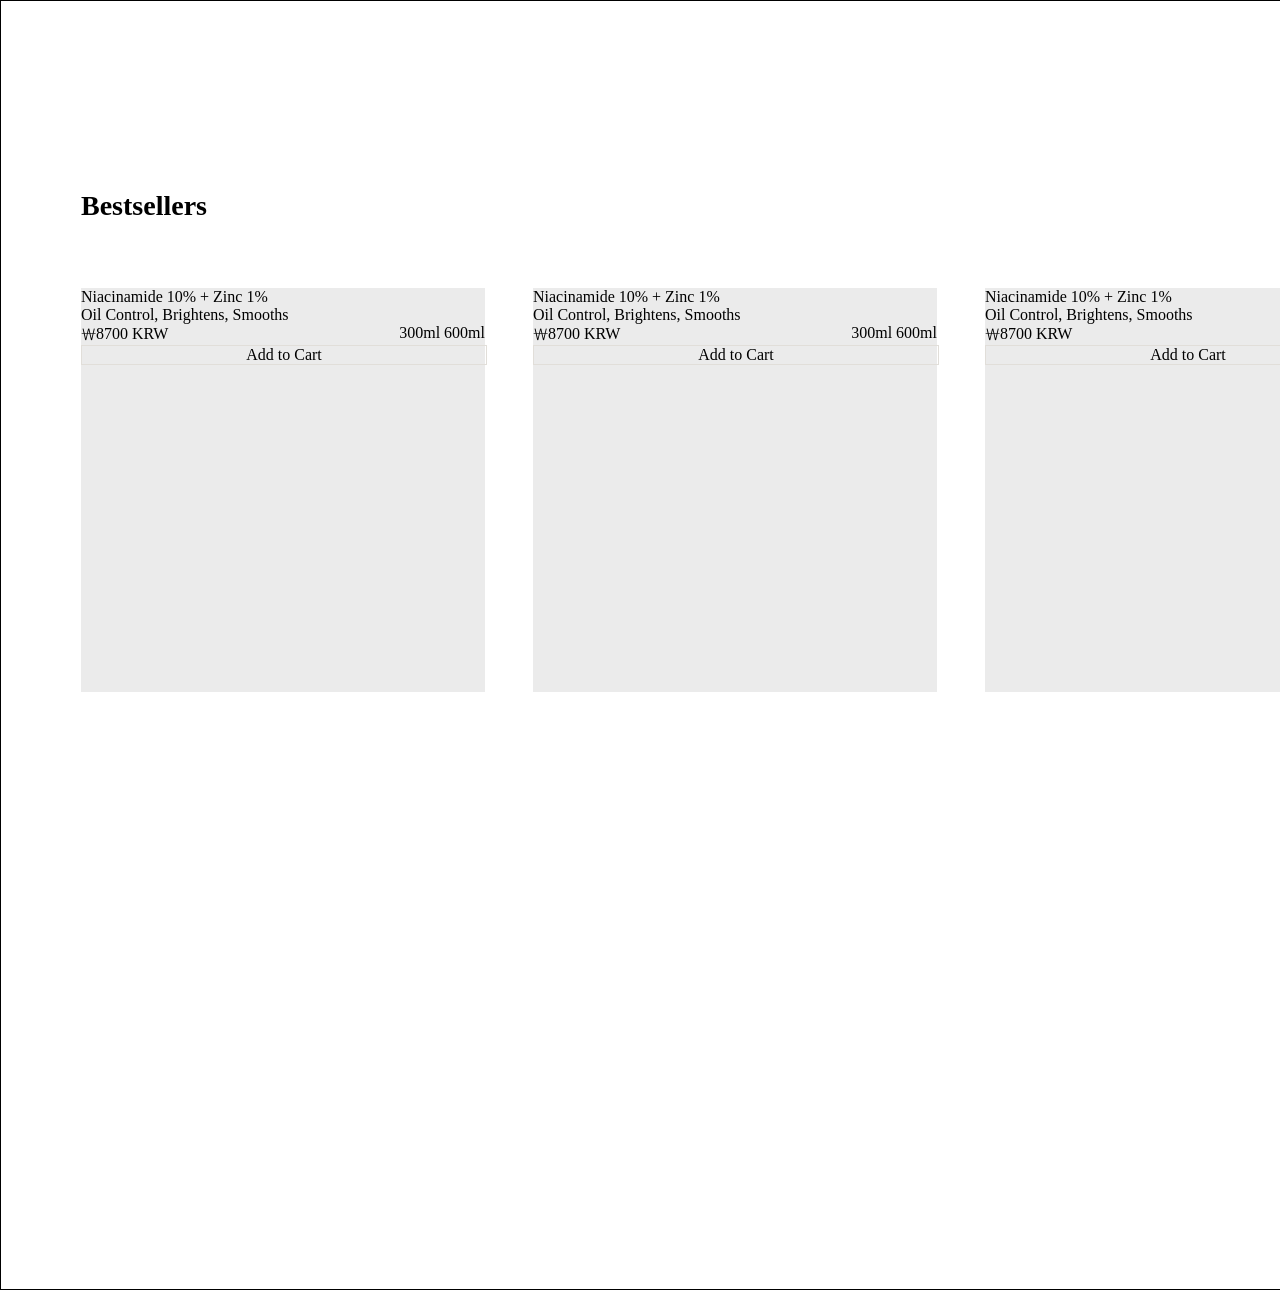
<file: 06.12_구현/index.html>
<!DOCTYPE html>
<html lang="ko">
<head>
    <meta charset="UTF-8">
    <meta name="viewport" content="width=device-width, initial-scale=1.0">
    <title>능력단위평가_허지민</title>
    <link rel="stylesheet" href="style.css">
    <link rel="stylesheet" href="normal.css">
</head>
<body>
    <header></header>
    <main>
        <section class="bestsellers-section">
            <div class="nav">
            <div class="Bestsellers">Bestsellers</div>
            <div class="V-All">View All</div>
            </div>
            <div class="img-box">
                <div class="i-b-01">
                    <div class="ib01-t-01">Niacinamide 10% + Zinc 1%
                    </br>Oil Control, Brightens, Smooths
                    <div class="k-m">
                        <div class="KRW">₩8700 KRW</div>
                        <div class="ml">300ml 600ml</div> 
                    </div>
                    </div>
                    <div class="ib01-t-02">Add to Cart</div>
                </div>
                <div class="i-b-02">
                    <div class="ib02-t-01">Niacinamide 10% + Zinc 1%
                    </br>Oil Control, Brightens, Smooths
                    <div class="k-m">
                        <div class="KRW">₩8700 KRW</div>
                        <div class="ml">300ml 600ml</div> 
                    </div>
                    </div>
                    <div class="ib02-t-02">Add to Cart</div>
                </div>
                <div class="i-b-03">
                    <div class="ib03-t-01">Niacinamide 10% + Zinc 1%
                    </br>Oil Control, Brightens, Smooths
                    <div class="k-m">
                        <div class="KRW">₩8700 KRW</div>
                        <div class="ml">300ml 600ml</div> 
                    </div>
                    </div>
                    <div class="ib03-t-02">Add to Cart</div>
                </div>
                <div class="i-b-04">
                    <div class="ib04-t-01">Niacinamide 10% + Zinc 1%
                    </br>Oil Control, Brightens, Smooths
                    <div class="k-m">
                        <div class="KRW">₩8700 KRW</div>
                        <div class="ml">300ml 600ml</div> 
                    </div>
                    </div>
                    <div class="ib04-t-02">Add to Cart</div>
            </div>
        </section>
    </main>
    <footer></footer>
</body>
</html>
</file>
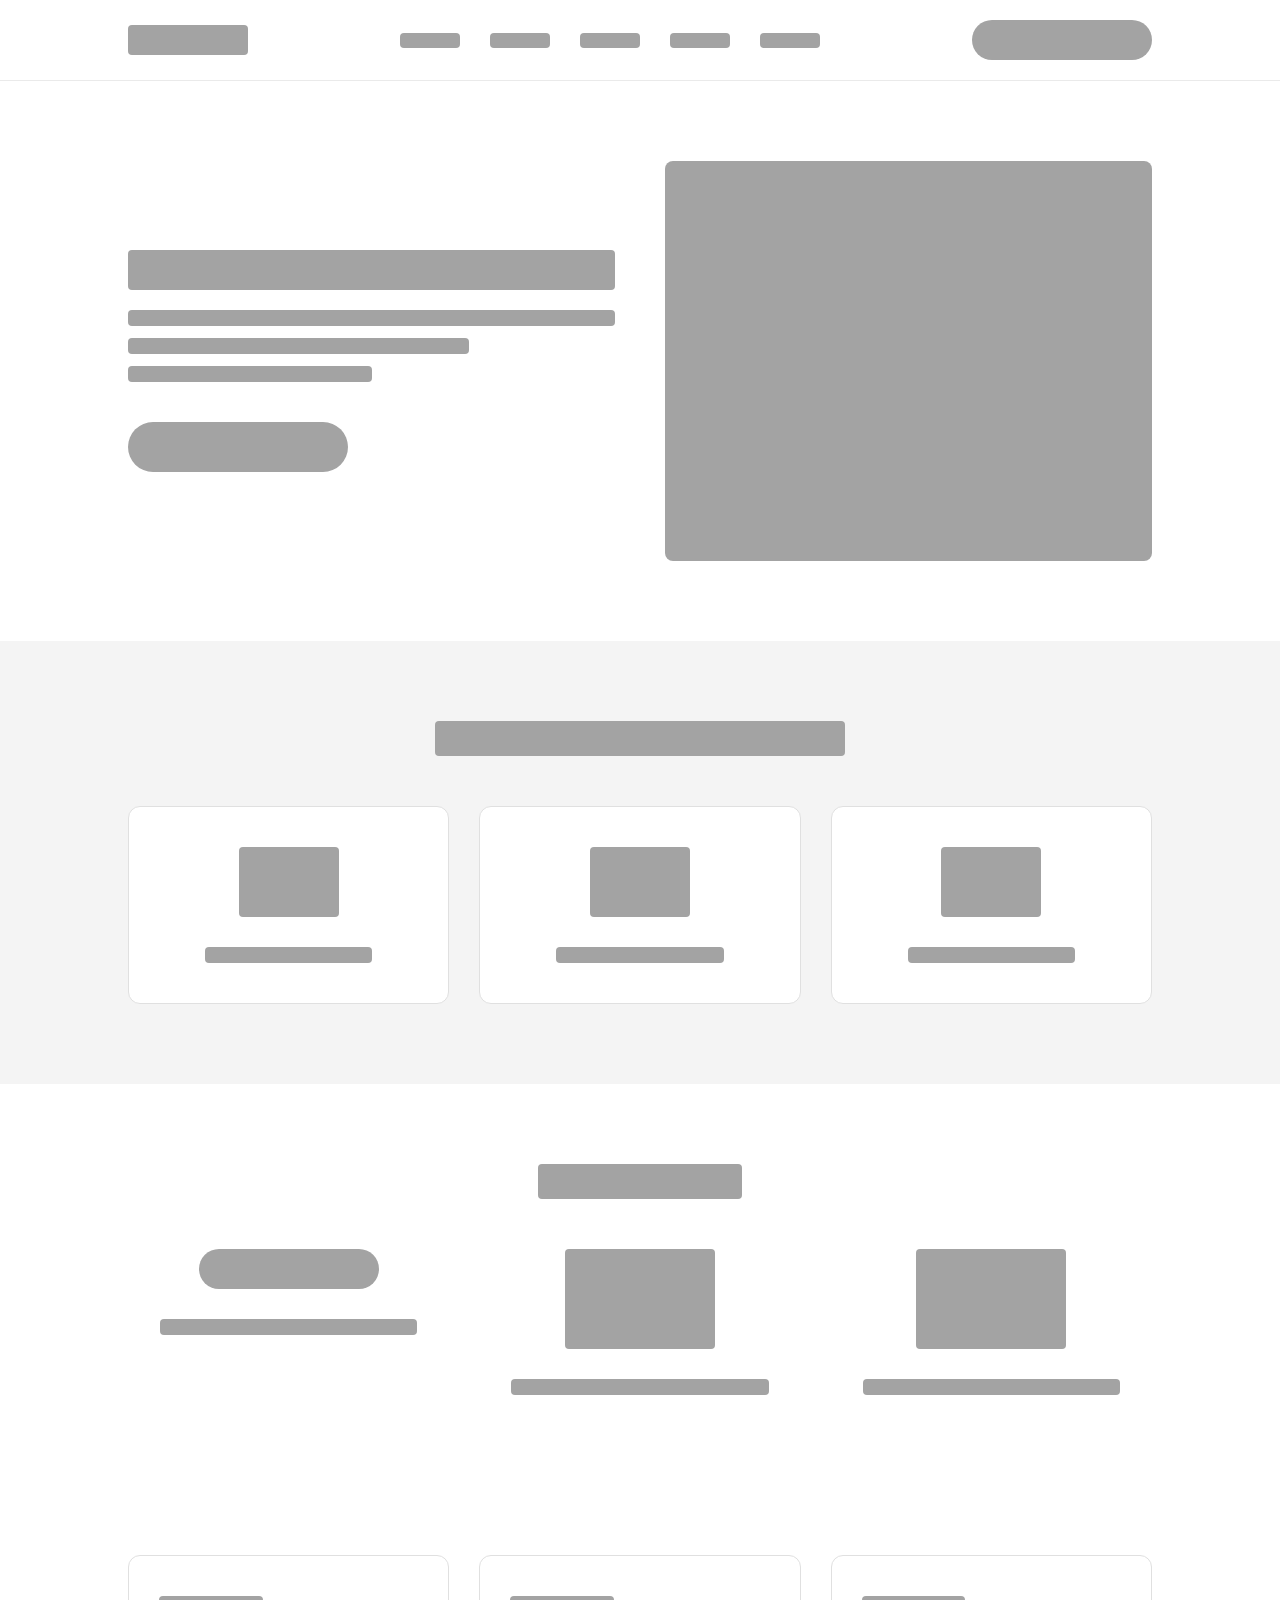
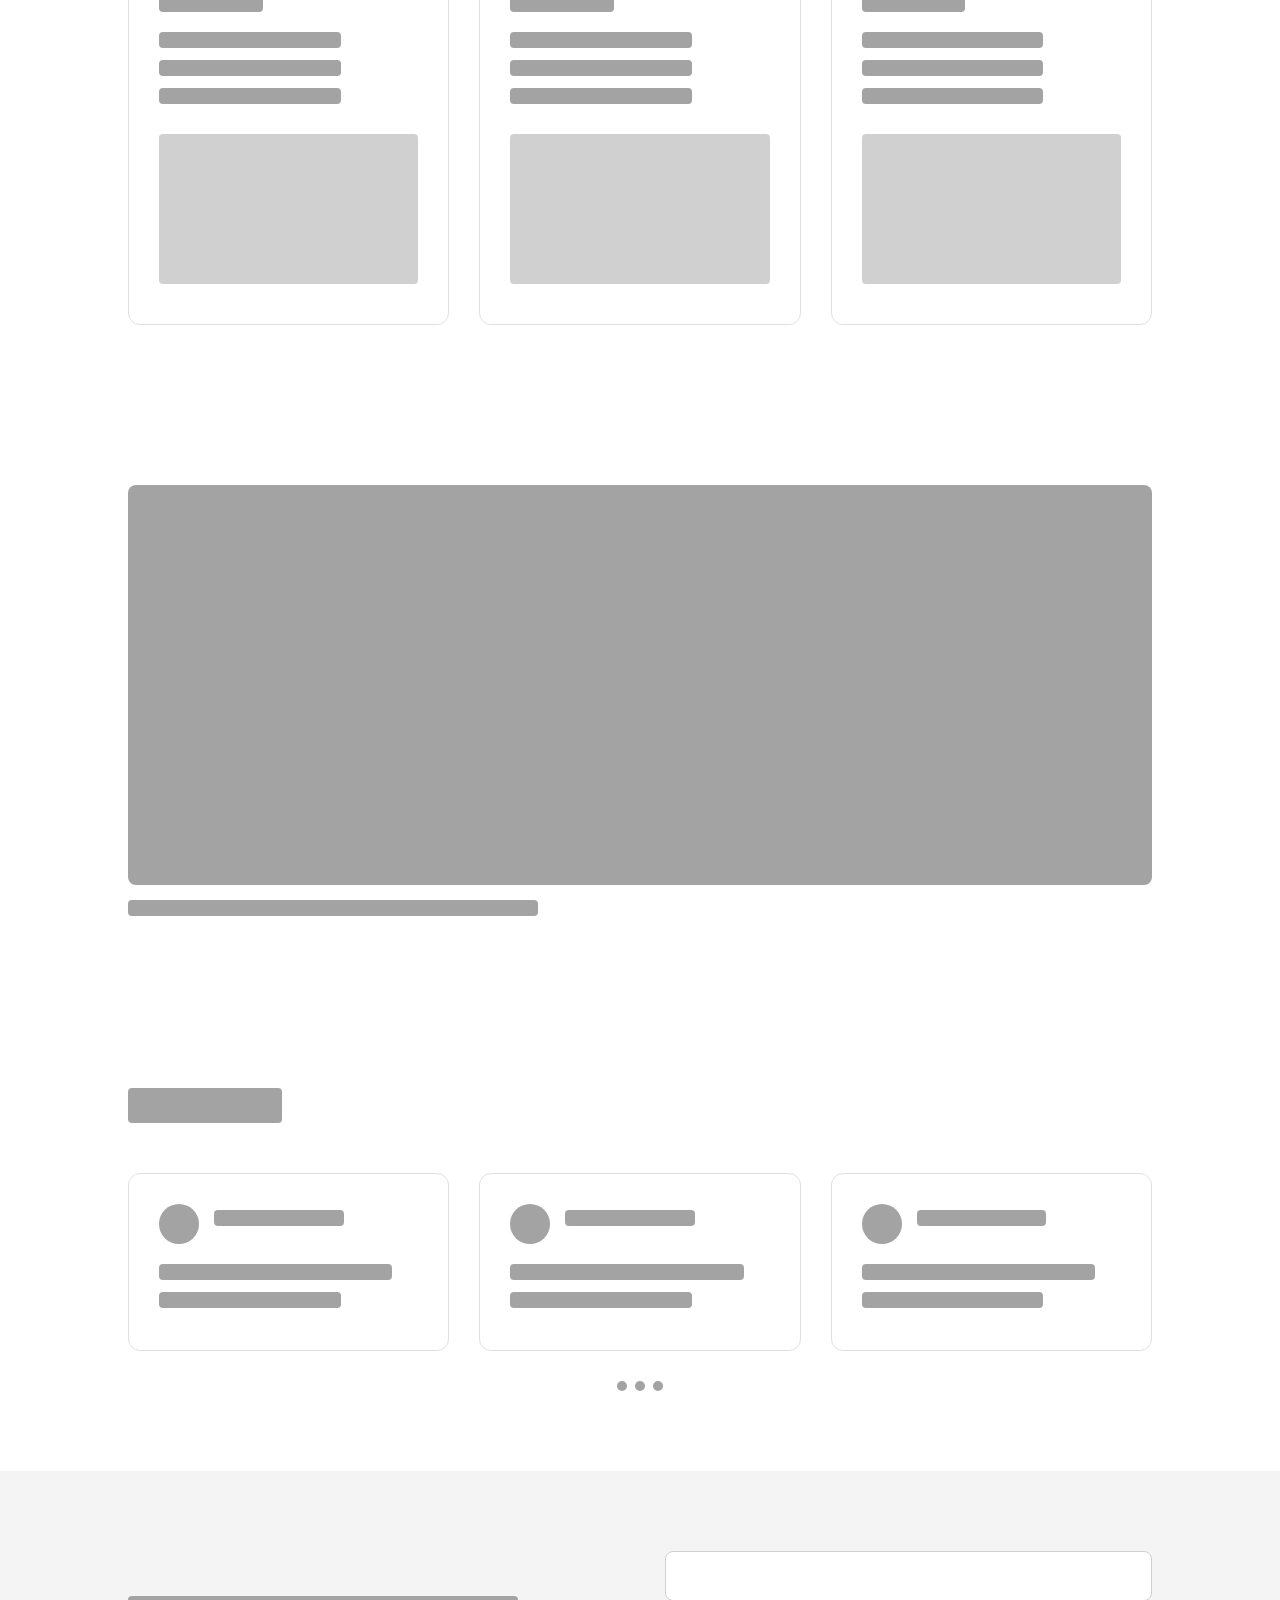
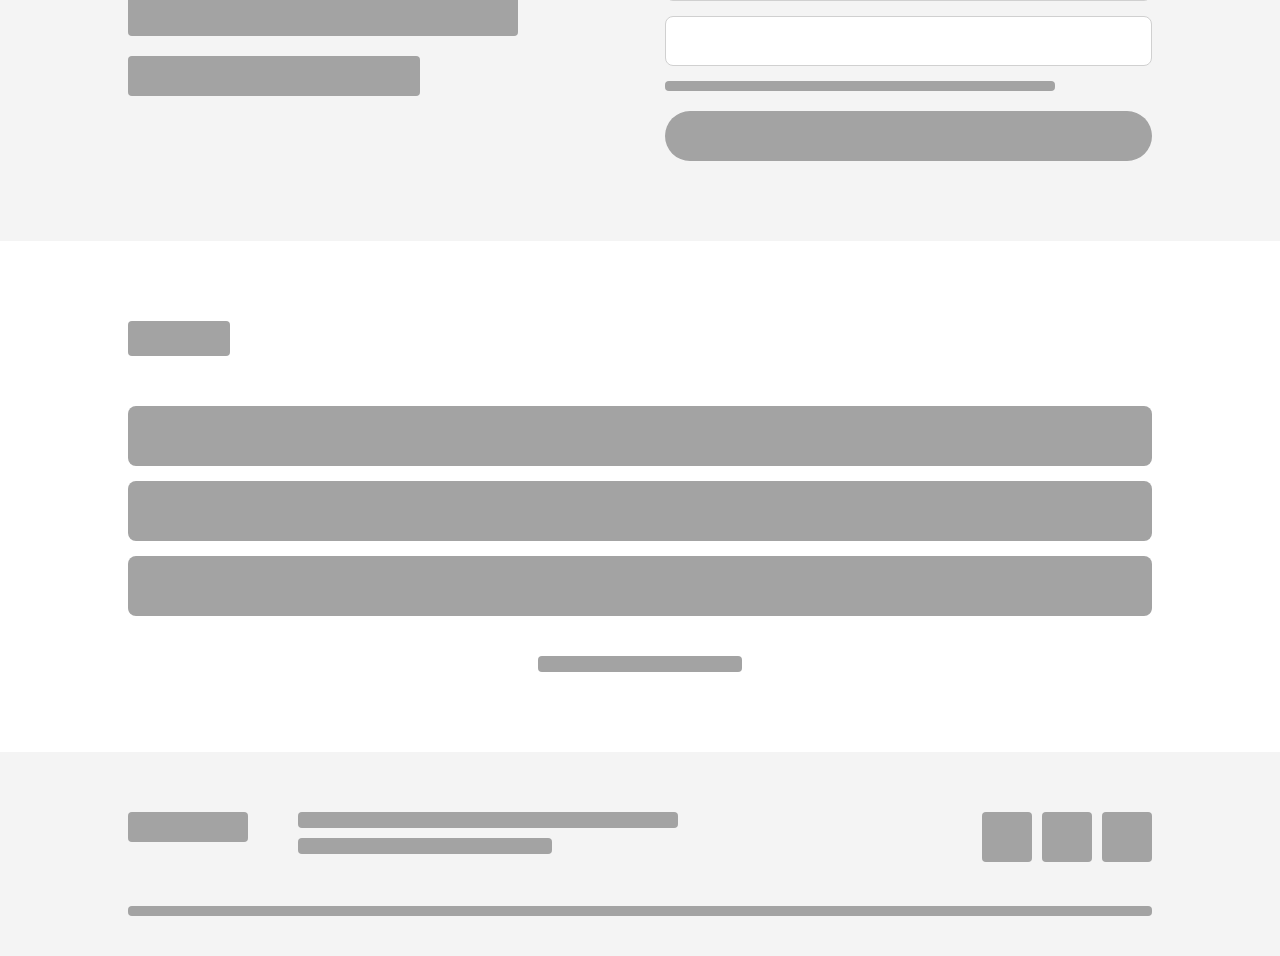
<file: 07.24_디자인_구성요소_설계/index.html>
<!DOCTYPE html>
<html lang="ko">
<head>
    <meta charset="UTF-8">
    <meta name="viewport" content="width=device-width, initial-scale=1.0">
    <title>모아온 - 와이어프레임</title>
    <link rel="stylesheet" href="style.css">
</head>
<body>
    <!-- Header -->
    <header>
        <div class="logo box"></div>
        <nav>
            <div class="nav-item box"></div>
            <div class="nav-item box"></div>
            <div class="nav-item box"></div>
            <div class="nav-item box"></div>
            <div class="nav-item box"></div>
        </nav>
        <div class="header-btn box"></div>
    </header>

    <main>
        <!-- Section 1: Hero -->
        <section id="hero">
            <div class="hero-left">
                <div class="text-line title-line box"></div>
                <div class="text-line box"></div>
                <div class="text-line box" style="width: 70%;"></div>
                <div class="text-line box" style="width: 50%; margin-bottom: 40px;"></div>
                <div class="btn-large box"></div>
            </div>
            <div class="hero-right">
                <div class="hero-img box"></div>
            </div>
        </section>

        <!-- Section 2: Problem -->
        <section id="problem" class="bg-gray">
            <div class="section-title box" style="width: 40%;"></div>
            <div class="grid-3">
                <div class="card">
                    <div class="img-box box"></div>
                    <div class="text-line box" style="width: 60%; margin: 0 auto;"></div>
                </div>
                <div class="card">
                    <div class="img-box box"></div>
                    <div class="text-line box" style="width: 60%; margin: 0 auto;"></div>
                </div>
                <div class="card">
                    <div class="img-box box"></div>
                    <div class="text-line box" style="width: 60%; margin: 0 auto;"></div>
                </div>
            </div>
        </section>

        <!-- Section 3: How to Use -->
        <section id="how-to-use">
            <div class="section-title box" style="width: 20%;"></div>
            <div class="grid-3 flex-align-start">
                <div class="step-col">
                    <div class="toggle-ui box"></div>
                    <div class="text-line box" style="width: 80%; margin: 0 auto;"></div>
                </div>
                <div class="step-col">
                    <div class="step-img box"></div>
                    <div class="text-line box" style="width: 80%; margin: 0 auto;"></div>
                </div>
                <div class="step-col">
                    <div class="step-img box"></div>
                    <div class="text-line box" style="width: 80%; margin: 0 auto;"></div>
                </div>
            </div>
        </section>

        <!-- Section 4: Products & Pricing -->
        <section id="products">
            <div class="grid-3">
                <div class="card product-card">
                    <div class="text-line box" style="width: 40%; margin-bottom: 20px;"></div>
                    <div class="text-line box" style="width: 70%;"></div>
                    <div class="text-line box" style="width: 70%;"></div>
                    <div class="text-line box" style="width: 70%; margin-bottom: 30px;"></div>
                    <div class="chart-box box"></div>
                </div>
                <div class="card product-card">
                    <div class="text-line box" style="width: 40%; margin-bottom: 20px;"></div>
                    <div class="text-line box" style="width: 70%;"></div>
                    <div class="text-line box" style="width: 70%;"></div>
                    <div class="text-line box" style="width: 70%; margin-bottom: 30px;"></div>
                    <div class="chart-box box"></div>
                </div>
                <div class="card product-card">
                    <div class="text-line box" style="width: 40%; margin-bottom: 20px;"></div>
                    <div class="text-line box" style="width: 70%;"></div>
                    <div class="text-line box" style="width: 70%;"></div>
                    <div class="text-line box" style="width: 70%; margin-bottom: 30px;"></div>
                    <div class="chart-box box"></div>
                </div>
            </div>
        </section>

        <!-- Section 5: Composition Example -->
        <section id="composition">
            <div class="wide-img box"></div>
            <div class="text-line box" style="width: 40%; margin-top: 15px; margin-left: 0;"></div>
        </section>

        <!-- Section 6: Testimonials -->
        <section id="testimonials">
            <div class="section-title box" style="width: 15%; margin-left: 0;"></div>
            <div class="grid-3">
                <div class="card review-card">
                    <div class="review-header">
                        <div class="avatar box"></div>
                        <div class="text-line box" style="width: 50%;"></div>
                    </div>
                    <div class="text-line box" style="width: 90%;"></div>
                    <div class="text-line box" style="width: 70%;"></div>
                </div>
                <div class="card review-card">
                    <div class="review-header">
                        <div class="avatar box"></div>
                        <div class="text-line box" style="width: 50%;"></div>
                    </div>
                    <div class="text-line box" style="width: 90%;"></div>
                    <div class="text-line box" style="width: 70%;"></div>
                </div>
                <div class="card review-card">
                    <div class="review-header">
                        <div class="avatar box"></div>
                        <div class="text-line box" style="width: 50%;"></div>
                    </div>
                    <div class="text-line box" style="width: 90%;"></div>
                    <div class="text-line box" style="width: 70%;"></div>
                </div>
            </div>
            <div class="dots-container">
                <div class="dot box"></div>
                <div class="dot box"></div>
                <div class="dot box"></div>
            </div>
        </section>

        <!-- Section 7: Bottom CTA -->
        <section id="bottom-cta" class="bg-gray">
            <div class="cta-layout">
                <div class="cta-left">
                    <div class="text-line title-line box" style="width: 80%;"></div>
                    <div class="text-line title-line box" style="width: 60%;"></div>
                </div>
                <div class="cta-right">
                    <div class="input-box box"></div>
                    <div class="input-box box"></div>
                    <div class="text-line box" style="width: 80%; height: 10px; margin-bottom: 20px;"></div>
                    <div class="btn-large box" style="width: 100%; border-radius: 25px;"></div>
                </div>
            </div>
        </section>

        <!-- Section 8: FAQ -->
        <section id="faq">
            <div class="section-title box" style="width: 10%; margin-left: 0;"></div>
            <div class="accordion box"></div>
            <div class="accordion box"></div>
            <div class="accordion box"></div>
            <div class="text-line box" style="width: 20%; margin: 40px auto 0;"></div>
        </section>
    </main>

    <!-- Footer -->
    <footer class="bg-gray">
        <div class="footer-layout">
            <div class="logo box"></div>
            <div class="footer-center">
                <div class="text-line box" style="width: 60%; margin-bottom: 10px;"></div>
                <div class="text-line box" style="width: 40%;"></div>
            </div>
            <div class="footer-right">
                <div class="square box"></div>
                <div class="square box"></div>
                <div class="square box"></div>
            </div>
        </div>
        <div class="footer-bottom box"></div>
    </footer>
</body>
</html>
</file>
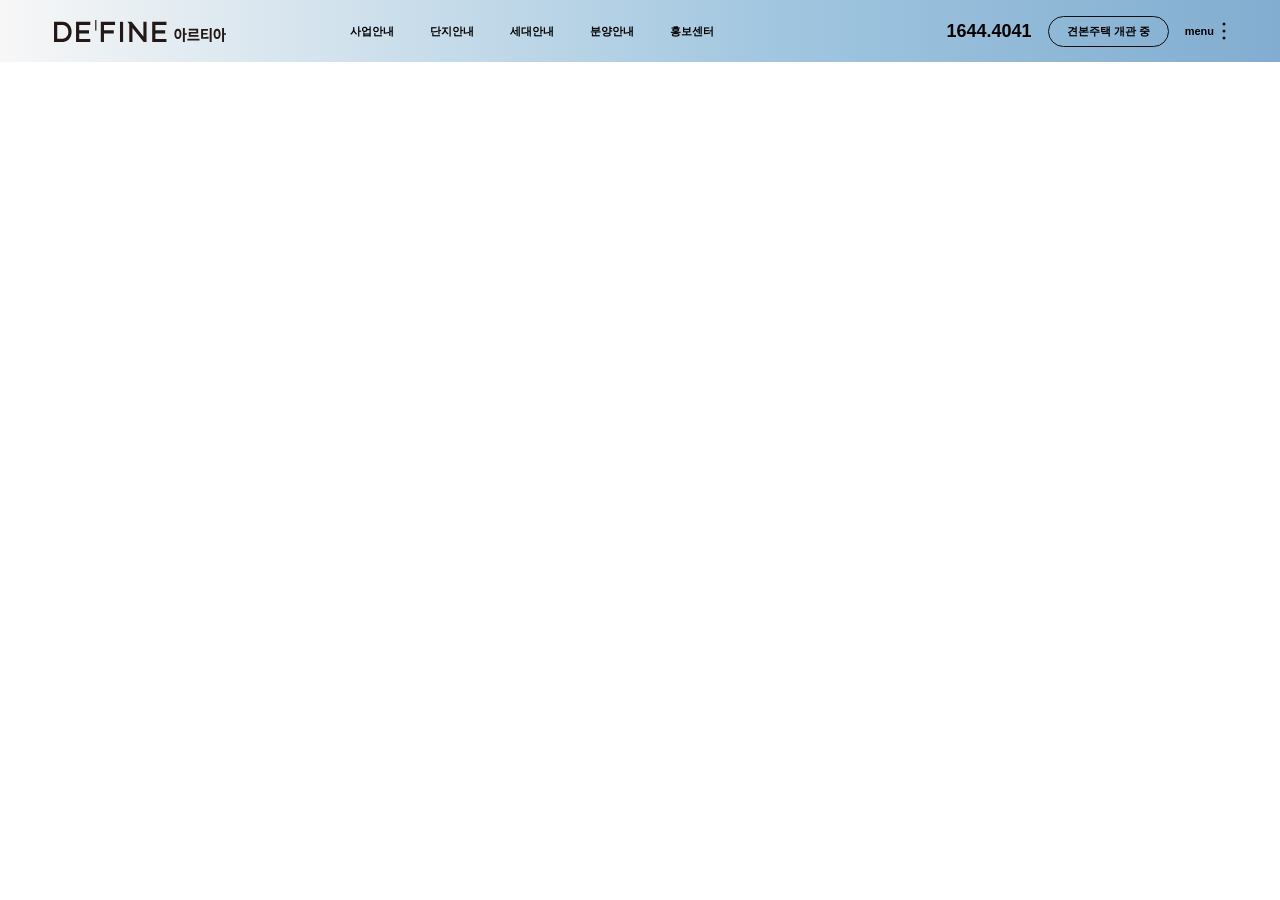
<file: 07.03_구현_응용/정답/index.html>
<!DOCTYPE html>
<html lang="ko">
<head>
    <meta charset="UTF-8">
    <meta name="viewport" content="width=device-width, initial-scale=1.0">
    <title>DE'FINE 아르티아</title>
    <link rel="stylesheet" href="normal.css">
    <link rel="stylesheet" href="style.css">
</head>
<body>
    <header>
        <div class="top-bar">
            <h1 class="logo-box">
                <a href="#" target="_blank" title="DE'FINE 아르티아 홈">
                    <img src="./image/logo_black.svg" alt="DE'FINE 아르티아 로고">
                </a>
            </h1>

            <nav class="menu01">
                <ul class="menu01-ul">
                    <li class="m01-item m01-item01"><a href="#" target="_blank" title="사업안내">사업안내</a></li>
                    <li class="m01-item m01-item02"><a href="#" target="_blank" title="단지안내">단지안내</a></li>
                    <li class="m01-item m01-item03"><a href="#" target="_blank" title="세대안내">세대안내</a></li>
                    <li class="m01-item m01-item04"><a href="#" target="_blank" title="분양안내">분양안내</a></li>
                    <li class="m01-item m01-item05"><a href="#" target="_blank" title="홍보센터">홍보센터</a></li>
                </ul>
                <div class="menu02">
                    <div class="container">
                        <div class="mn02-img-box">
                            <div class="mn02-img-item">
                                <a href="#" target="_blank" title="sub page move">
                                    <img src="./image/menu02_1.jpg" alt="백조 이미지">
                                </a>
                            </div>
                        </div>
                        <div class="mn02-nav">
                            <ul>
                                <li class="m02-item m02-item01">
                                    <a href="#" target="_blank" title="Menswear">Menswear</a>
                                    <ul class="mn03-nav">
                                        <li class="m03-item m03-item01"><a href="#" target="_blank" title="Top">Top</a></li>
                                        <li class="m03-item m03-item02"><a href="#" target="_blank" title="Bottom">Bottom</a></li>
                                    </ul>
                                </li>
                                <li class="m02-item m02-item02">
                                    <a href="#" target="_blank" title="Womenswear">Womenswear</a>
                                    <ul class="mn03-nav">
                                        <li class="m03-item m03-item01"><a href="#" target="_blank" title="Top">Top</a></li>
                                        <li class="m03-item m03-item02"><a href="#" target="_blank" title="Bottom">Bottom</a></li>
                                    </ul>
                                </li>
                                <li class="m02-item m02-item03">
                                    <a href="#" target="_blank" title="sale">sale</a>
                                    <ul class="mn03-nav">
                                        <li class="m03-item m03-item01"><a href="#" target="_blank" title="Top">Top</a></li>
                                        <li class="m03-item m03-item02"><a href="#" target="_blank" title="Sale">Sale</a></li>
                                    </ul>
                                </li>
                                <li class="m02-item m02-item04">
                                    <a href="#" target="_blank" title="search">search</a>
                                    <ul class="mn03-nav">
                                        <li class="m03-item m03-item01"><a href="#" target="_blank" title="Top">Top</a></li>
                                        <li class="m03-item m03-item02"><a href="#" target="_blank" title="Bottom">Bottom</a></li>
                                    </ul>
                                </li>
                            </ul>
                        </div>
                    </div>
                </div>
            </nav>

            <div class="user-box">
                <ul class="user-box-ul">
                    <li class="user-item user-item01"><a href="tel:16444041" target="_blank" title="전화문의">1644.4041</a></li>
                    <li class="user-item user-item02"><a href="#" target="_blank" title="견본주택 개관 중">견본주택 개관 중</a></li>
                    <li class="user-item user-item03">
                        <a href="#" target="_blank" title="전체 메뉴 열기">
                            menu
                            <svg class="menu-svg" viewBox="0 0 4 18" aria-hidden="true">
                                <circle cx="2" cy="2" r="1.5"></circle>
                                <circle cx="2" cy="9" r="1.5"></circle>
                                <circle cx="2" cy="16" r="1.5"></circle>
                            </svg>
                        </a>
                    </li>
                </ul>
            </div>
        </div>
    </header>
</body>
</html>
</file>
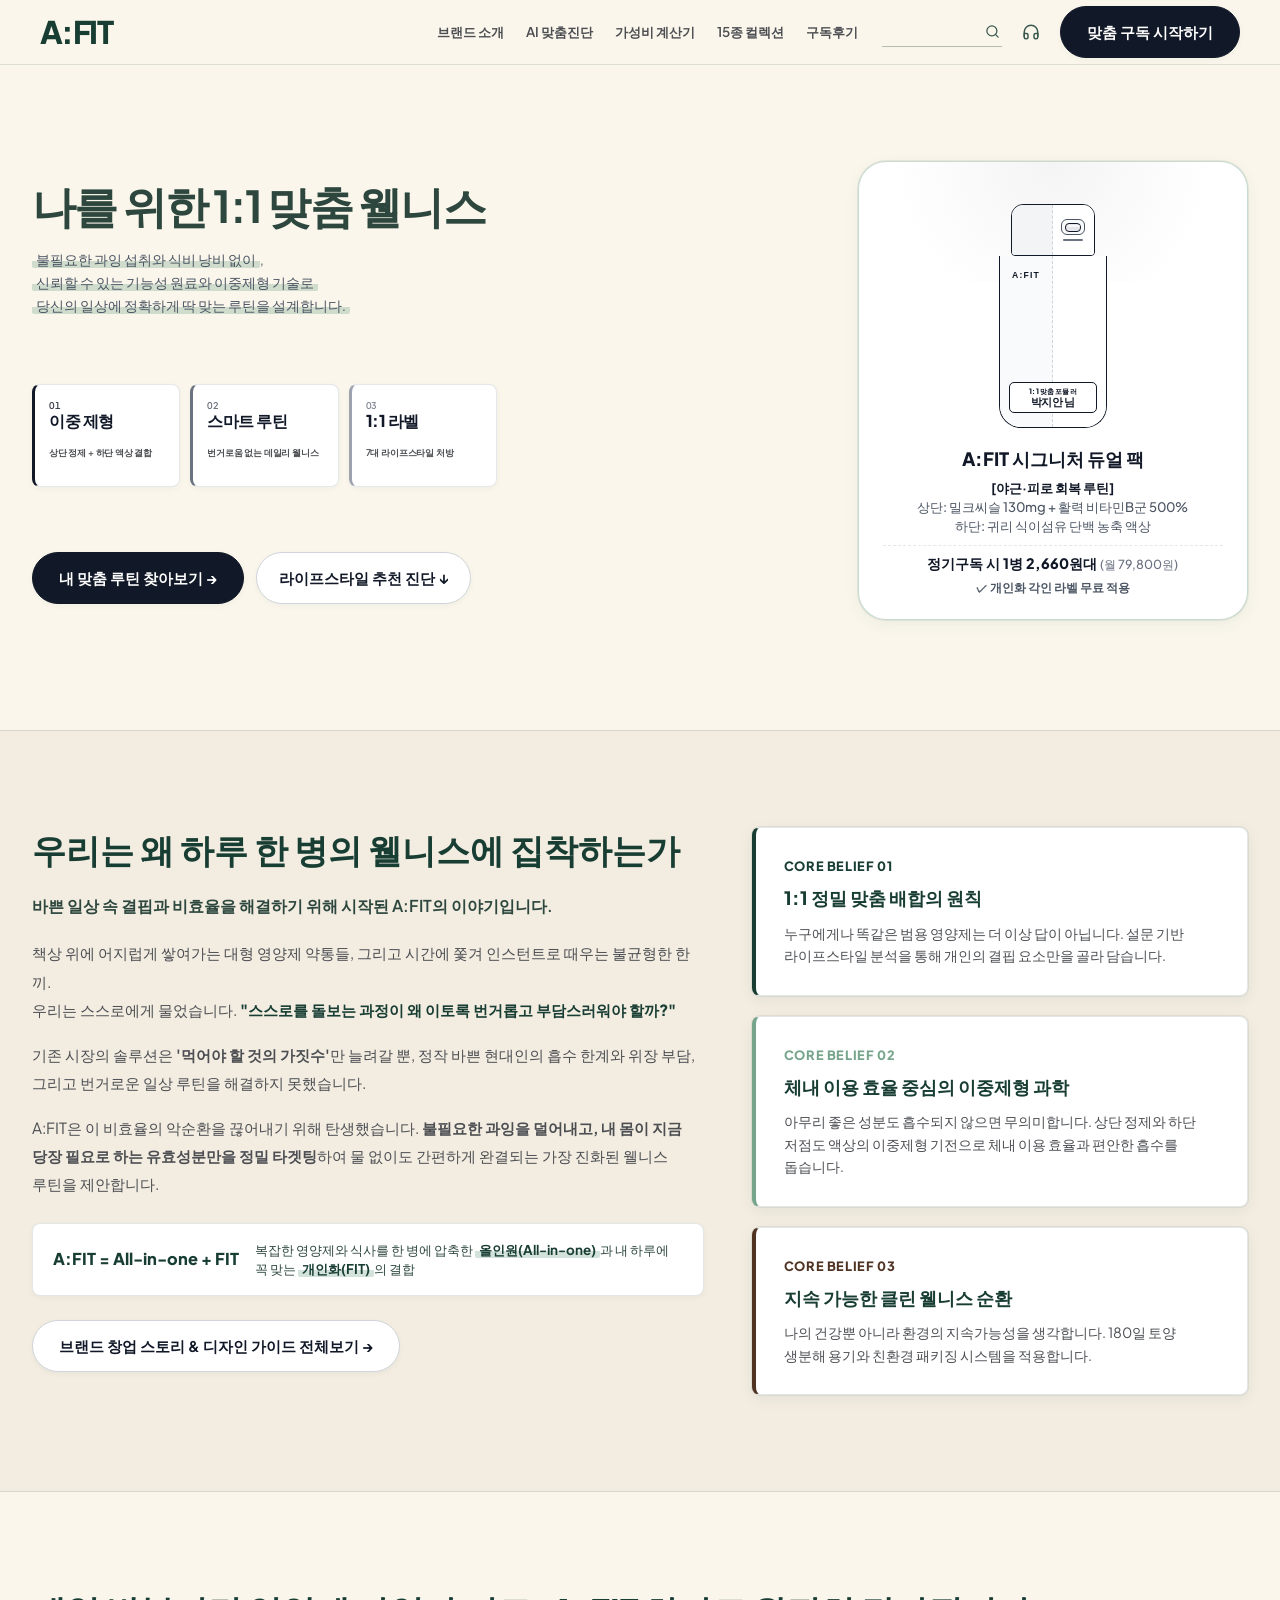
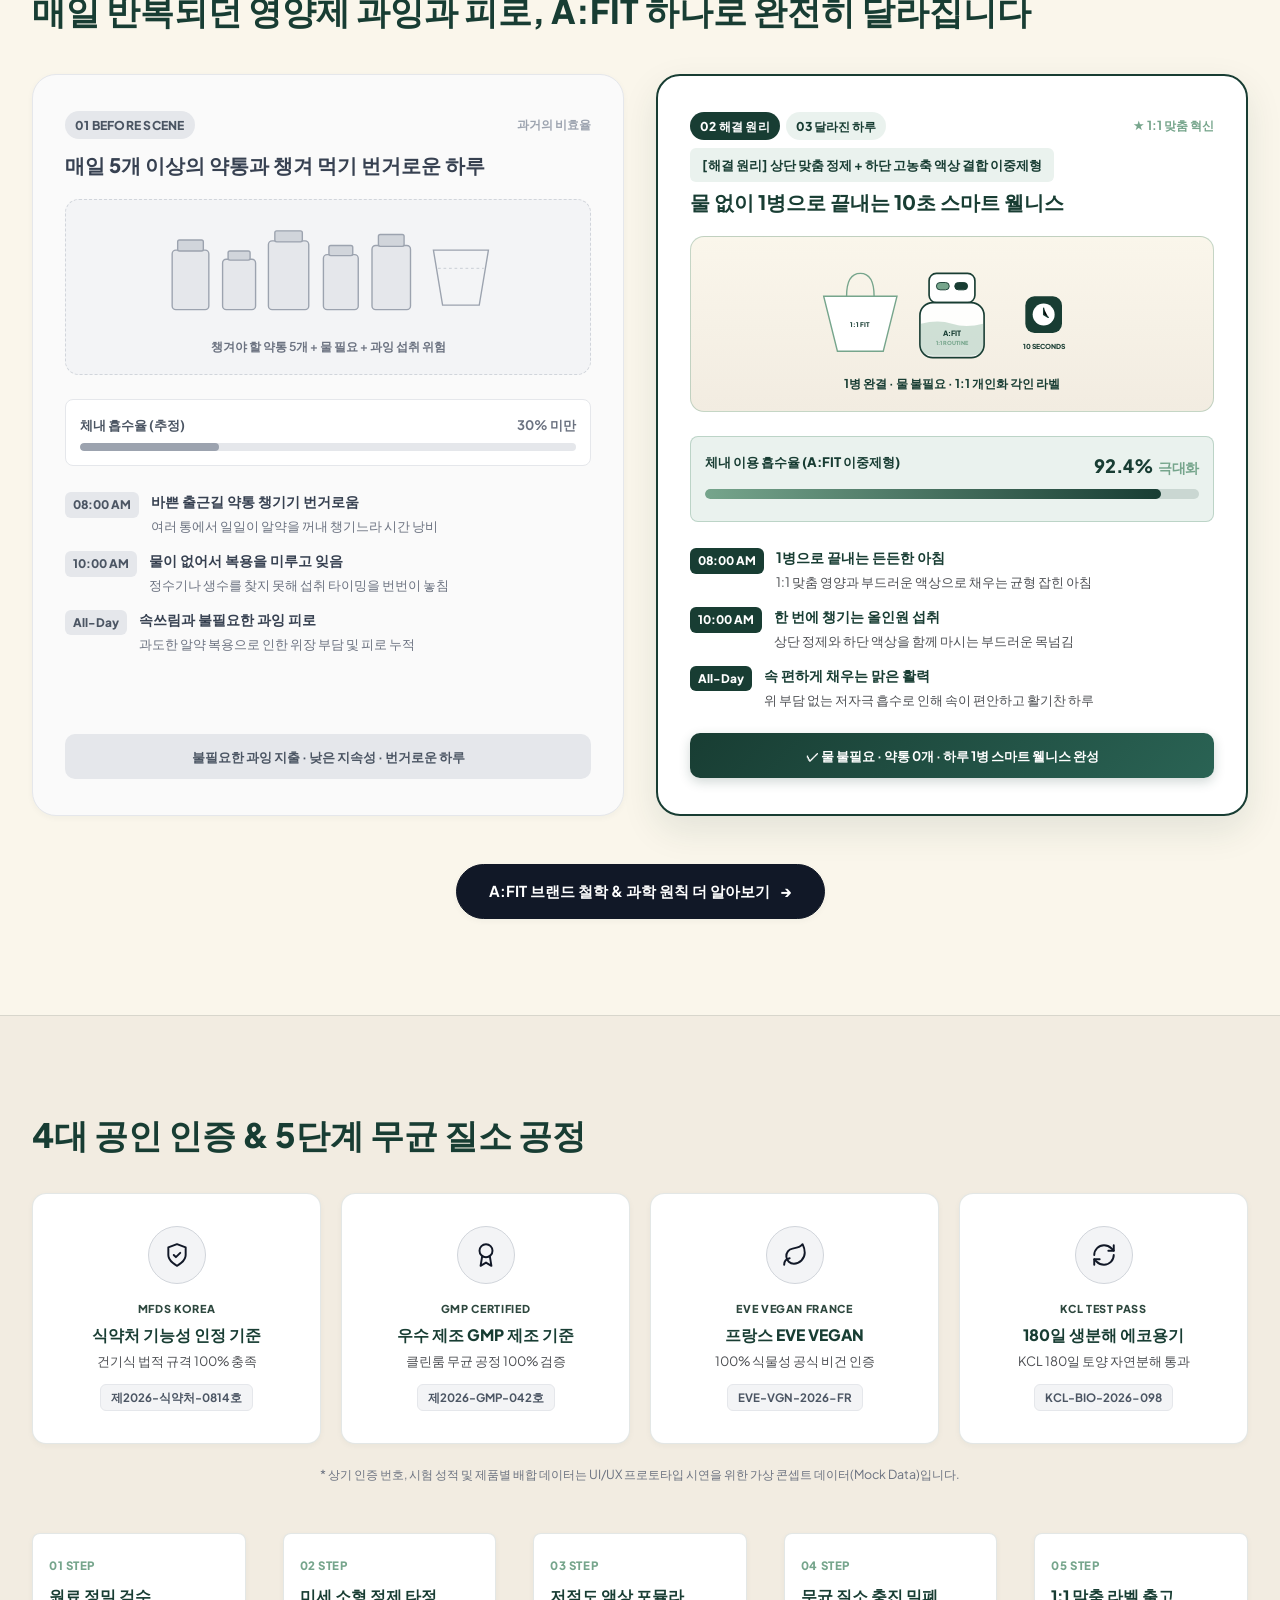
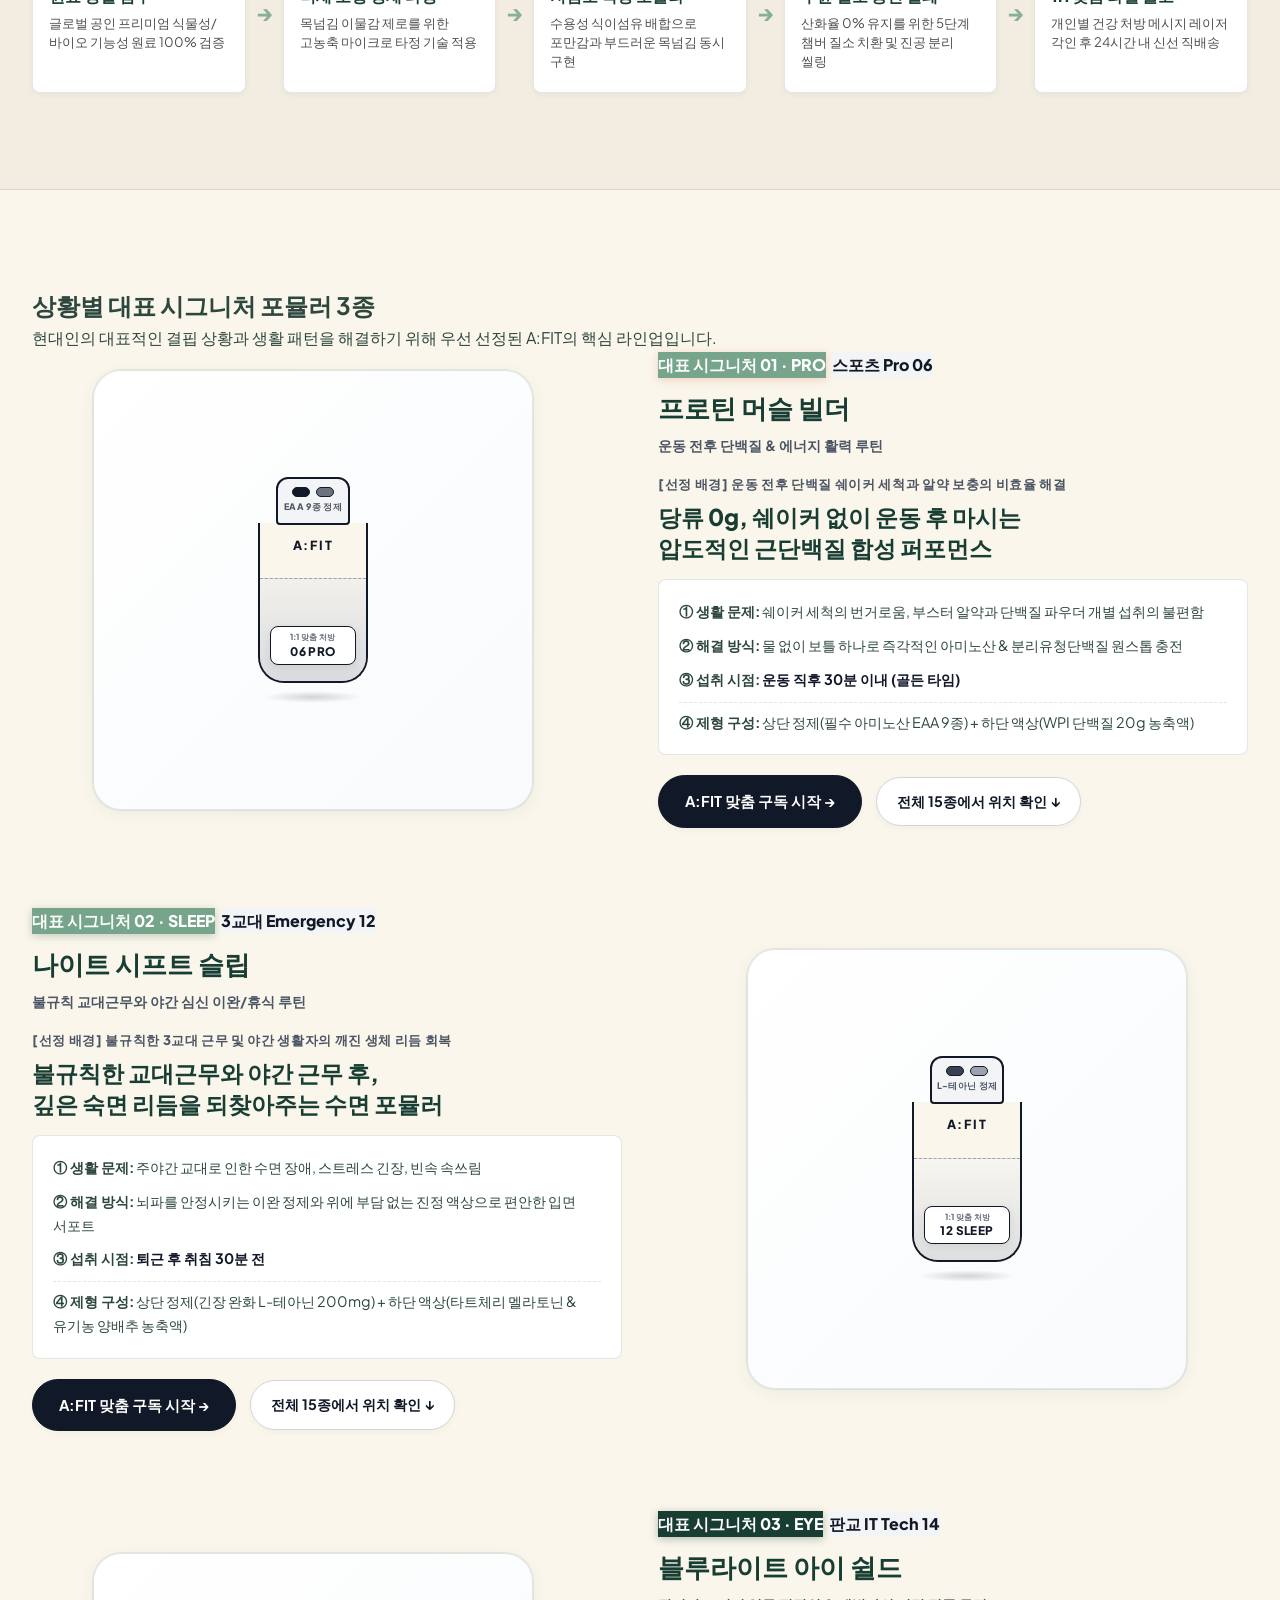
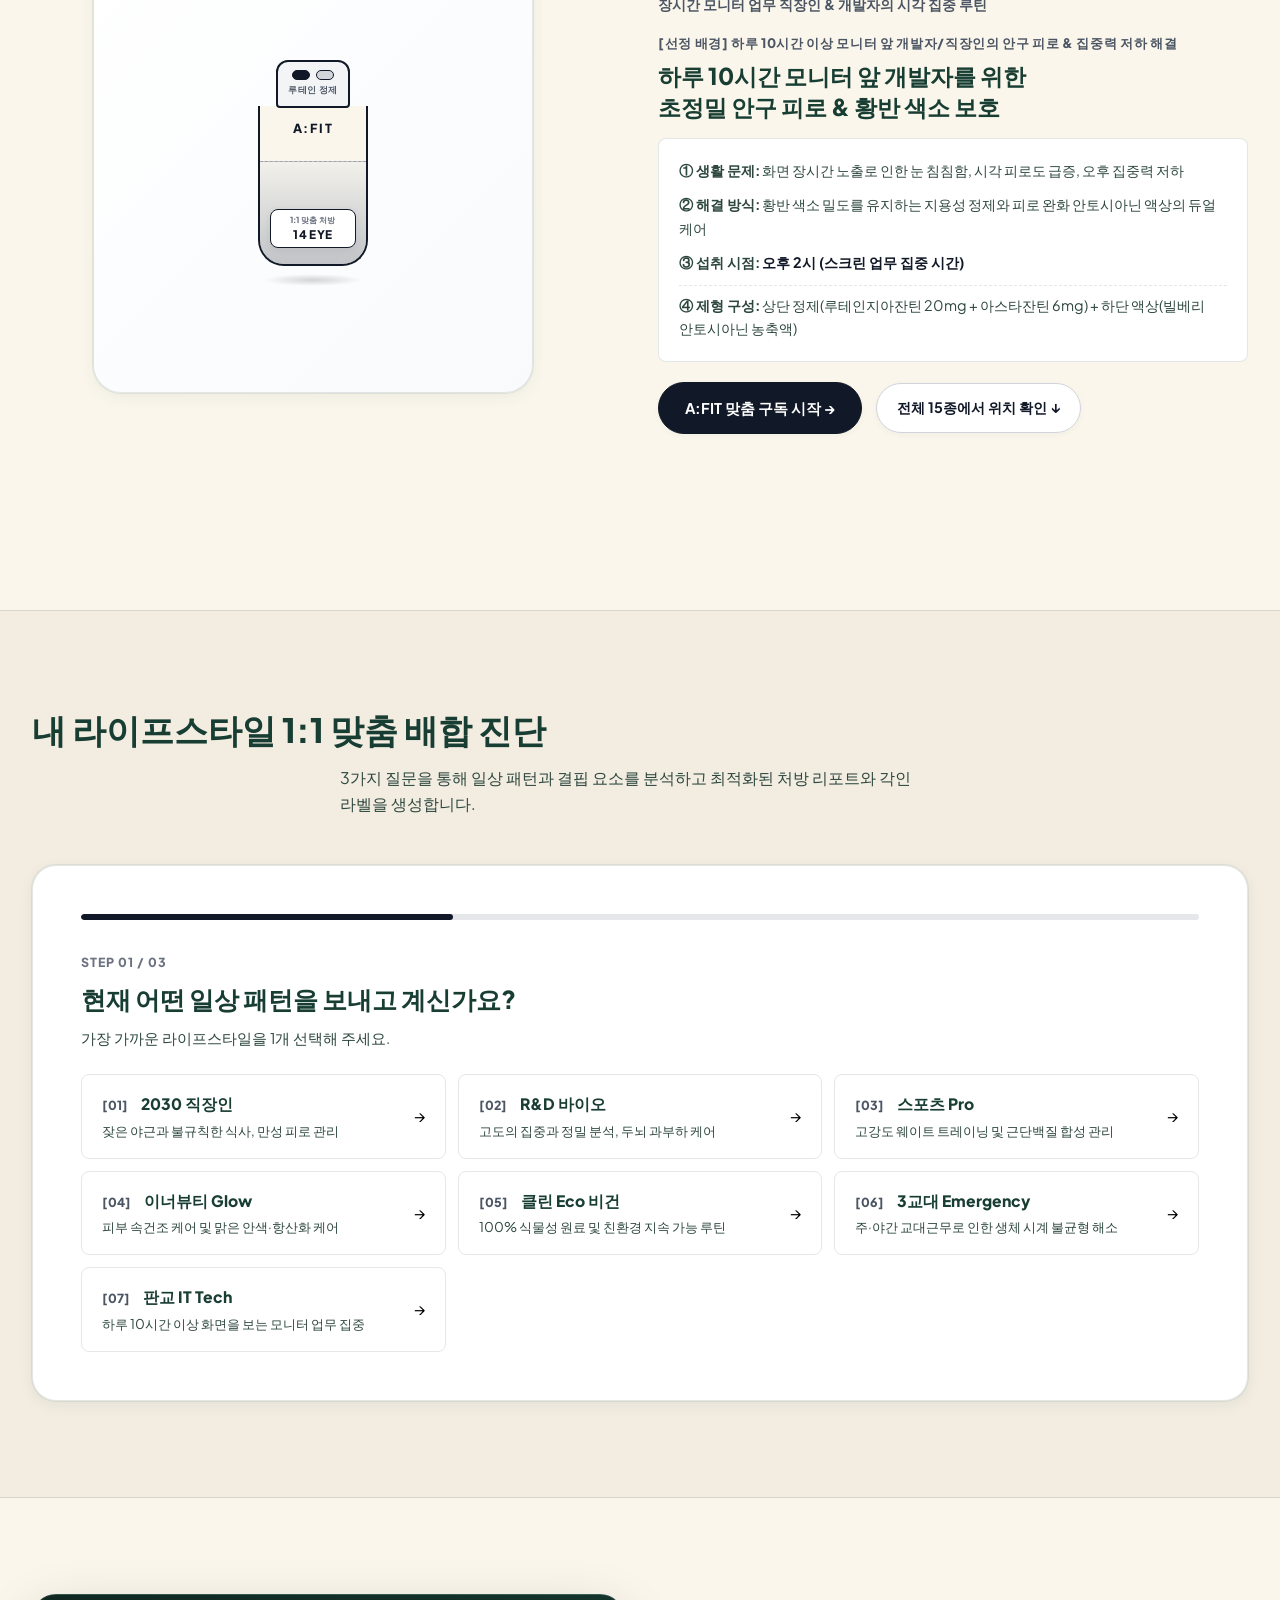
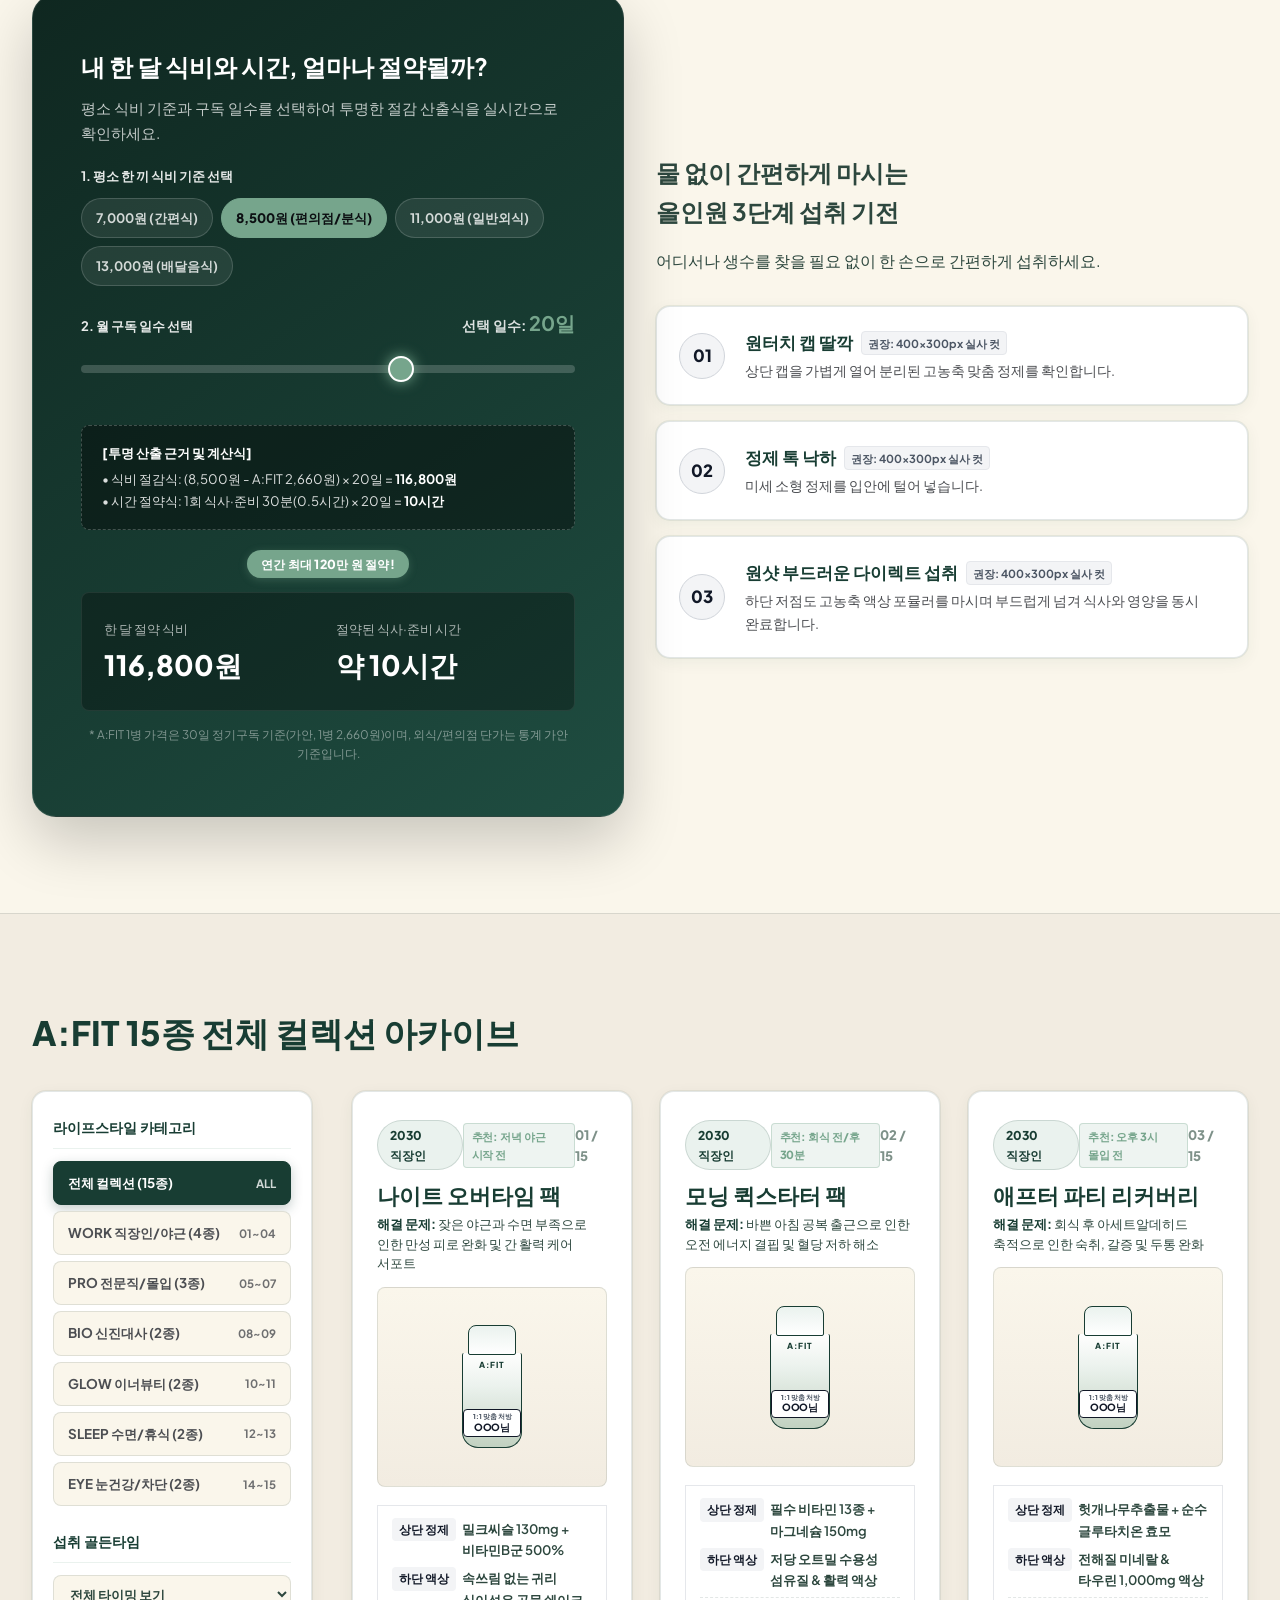
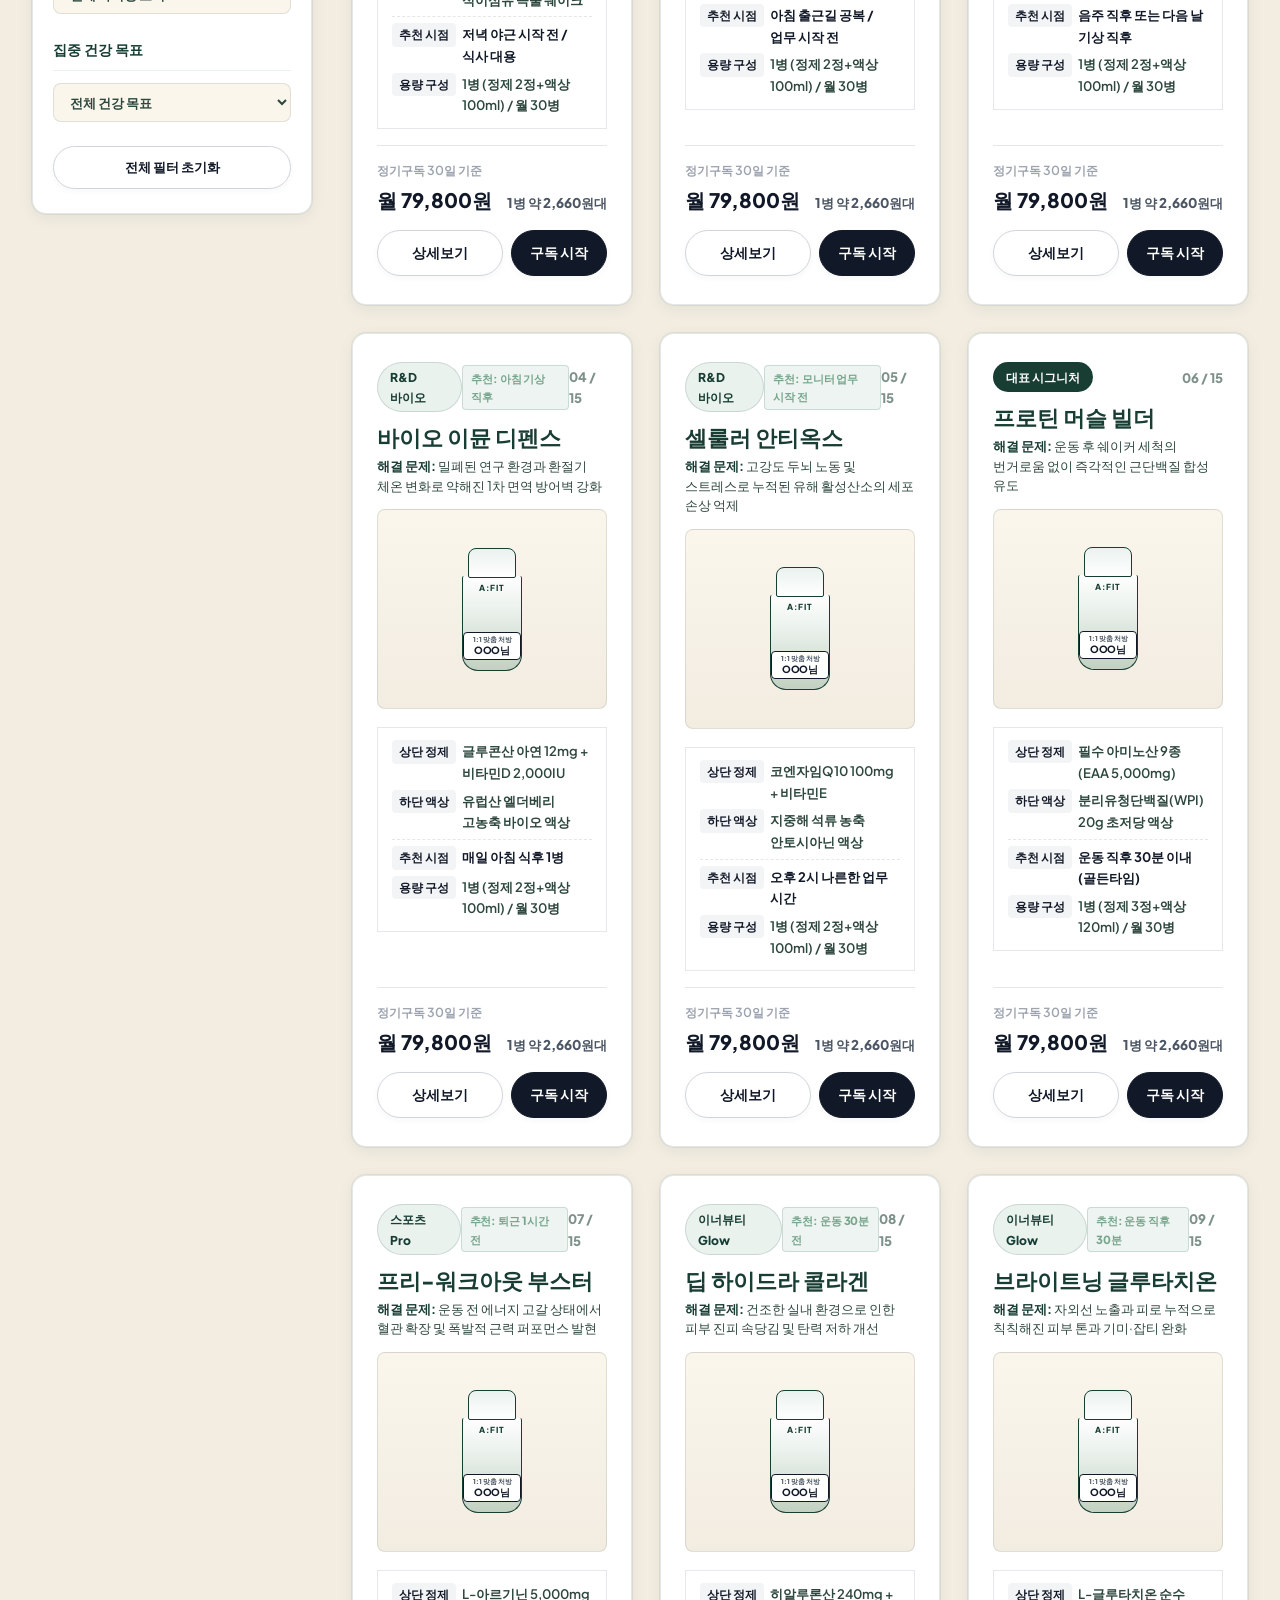
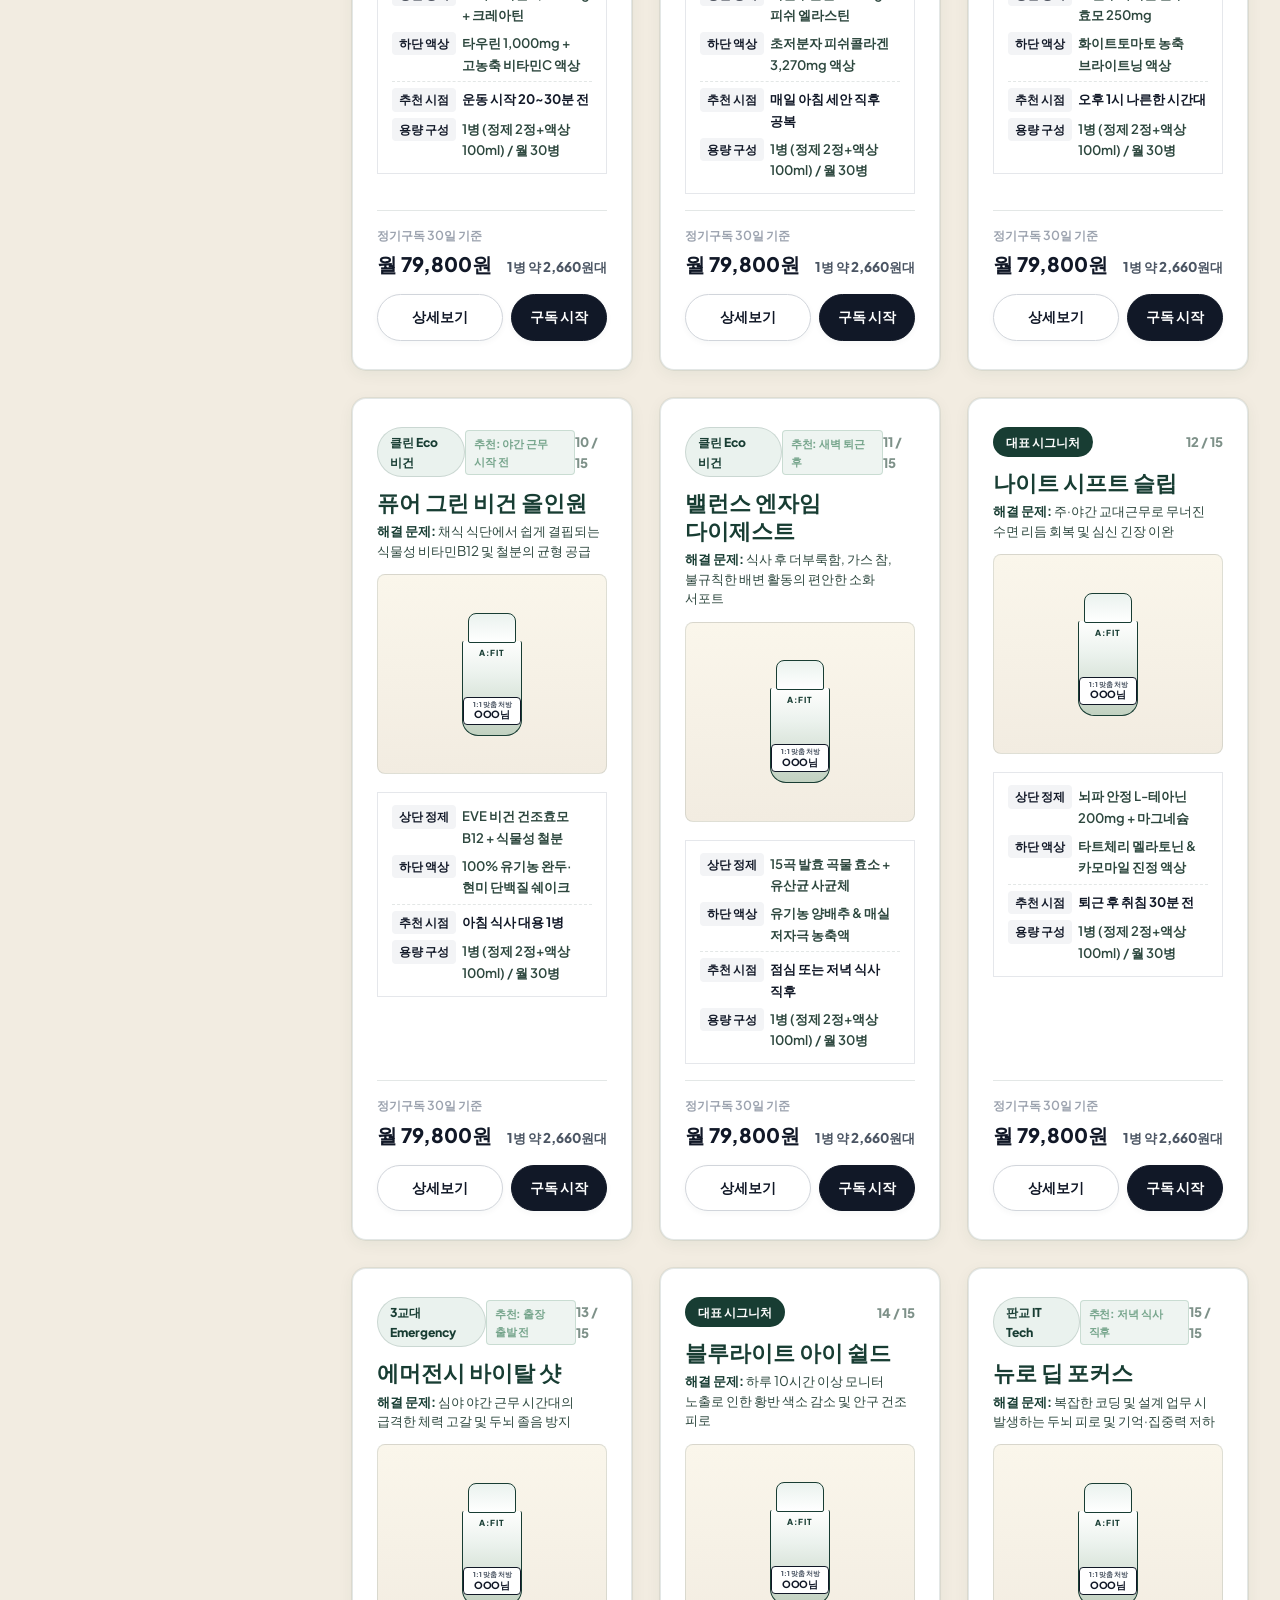
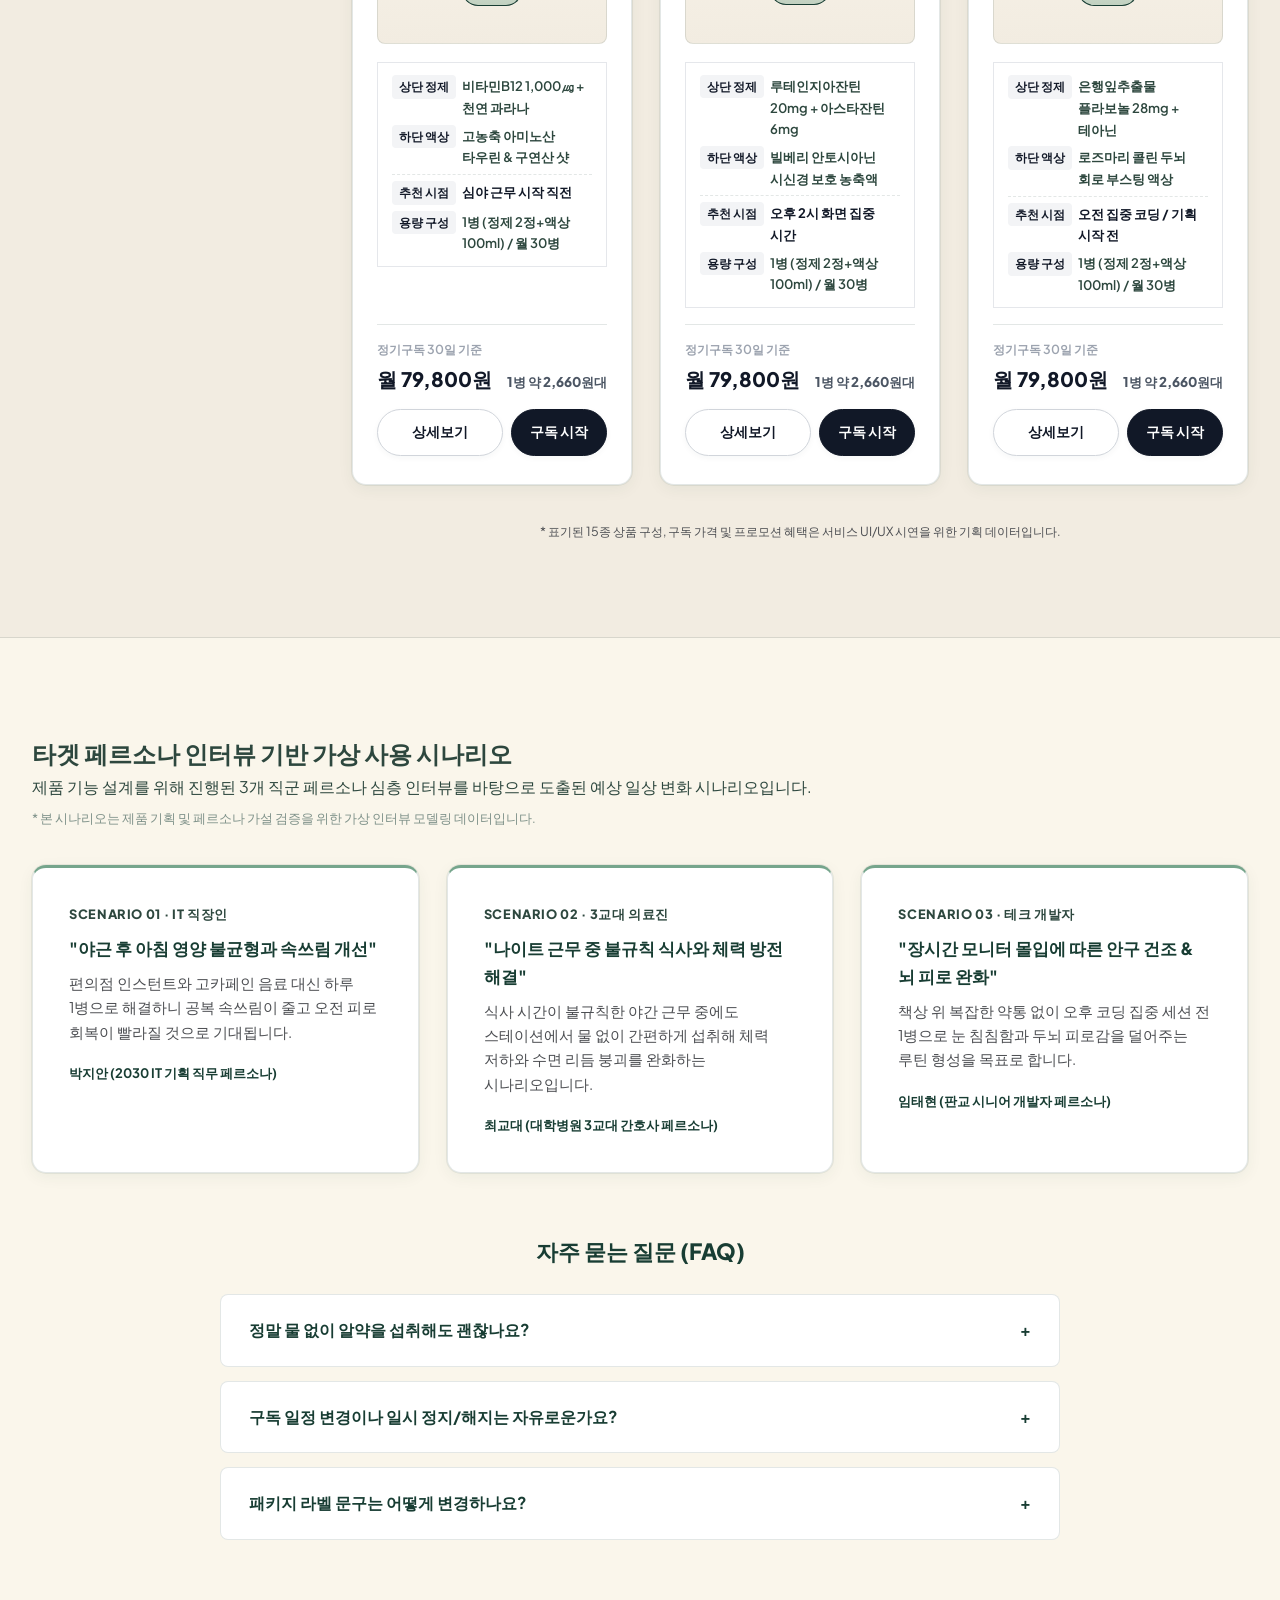
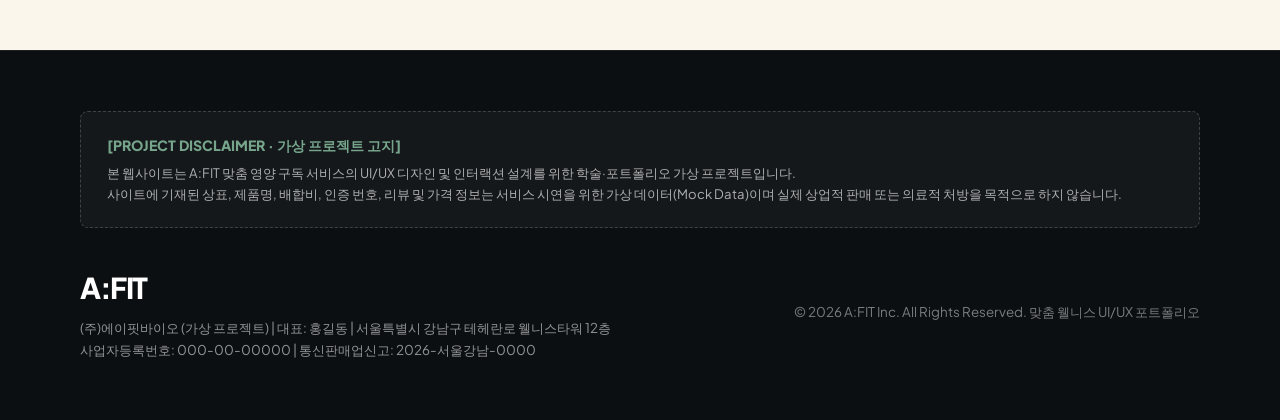
<file: 08.28_디지털디자인_사후_관리/메인페이지_와이어프레임_최종.html>
<!doctype html>
<html lang="ko">
<head>
  <meta charset="utf-8">
  <meta name="viewport" content="width=device-width,initial-scale=1">
  <title>A:FIT (에이핏) - 1:1 맞춤 바이오 웰니스 올인원</title>
  <link rel="preconnect" href="https://fonts.googleapis.com">
  <link rel="preconnect" href="https://fonts.gstatic.com" crossorigin>
  <link href="https://fonts.googleapis.com/css2?family=Plus+Jakarta+Sans:ital,wght@0,300;0,400;0,500;0,600;0,700;0,800;1,800&family=Pretendard:wght@300;400;500;600;700;800;900&display=swap" rel="stylesheet">
  <style>

    /* =========================================================
       A:FIT Official Moodboard 6-Color Design System
       Ref: 정원e샵 (jungoneshop.com) 4대 벤치마킹 포인트
       1. 여유로운 좌우 여백 (max-width: 1280px, padding: 0 40px)
       2. 상단 즉시 검색창 (GNB Inline Search)
       3. 하단 고객센터 전화번호 및 안내 (Footer CS Hub)
       4. 우측 하단 고정 플로팅 위로가기 Top 버튼
       ========================================================= */
    :root {
      --primary: #183D33;             /* A:FIT Signature Deep Green */
      --primary-rgb: 24, 61, 51;
      --primary-light: #245245;
      --primary-soft: rgba(24, 61, 51, 0.08);
      --primary-tint: #EAF2EE;
      
      --secondary: #76A58C;           /* Botanical Sage Green */
      --secondary-rgb: 118, 165, 140;
      --secondary-soft: rgba(118, 165, 140, 0.15);
      
      --accent-walnut: #503323;       /* Dark Walnut Brown */
      --accent-navy: #2A3C5A;         /* Dark Navy */
      --accent: #76A58C;              /* Accent (Sage Green - Zero Orange) */
      
      --bg: #FAF6EB;                  /* Main Canvas: Brand Cream White */
      --bg-subtle: #F2ECE1;           /* Sub Canvas: Soft Cream */
      --card: #FFFFFF;                /* Card Surface: Crisp Pure White */
      --card-muted: #F8F5EE;
      
      --border: rgba(24, 61, 51, 0.12);
      --border-accent: rgba(118, 165, 140, 0.40);
      
      --text: #183D33;
      --text-body: #2D473E;
      --text-muted: #4C4E52;          /* Charcoal Gray */
      --text-light: #7E9189;
      
      --shadow-subtle: 0 2px 6px rgba(24, 61, 51, 0.04);
      --shadow-card: 0 4px 16px rgba(24, 61, 51, 0.06), 0 0 0 1px rgba(24, 61, 51, 0.07);
      --shadow-hover: 0 14px 32px rgba(24, 61, 51, 0.12), 0 0 0 1.5px #76A58C;
      --shadow-primary-glow: 0 6px 20px rgba(24, 61, 51, 0.24);
      
      --radius-xl: 24px;
      --radius: 14px;
      --radius-sm: 8px;
      --transition: all 0.28s cubic-bezier(0.16, 1, 0.3, 1);
    }

    * { box-sizing: border-box; margin: 0; padding: 0; }
    html { scroll-behavior: smooth; }
    body {
      background: var(--bg);
      color: var(--text-body);
      font-family: 'Plus Jakarta Sans', 'Pretendard', -apple-system, BlinkMacSystemFont, sans-serif;
      line-height: 1.65;
      -webkit-font-smoothing: antialiased;
      -moz-osx-font-smoothing: grayscale;
      word-break: keep-all;
      overflow-x: hidden;
      position: relative;
    }

    button, input, select, textarea { font: inherit; }
    button { cursor: pointer; }

    /* 1. 여유로운 좌우 여백 컨테이너 (정원e샵 벤치마킹) */
    .wrap-wide {
      width: 100%;
      max-width: 1280px;
      margin: 0 auto;
      padding: 0 40px;
      position: relative;
      z-index: 1;
    }

    /* 2. 상단 플로팅 헤더 & 즉시 검색창 */
    .top-full {
      position: sticky;
      top: 0;
      z-index: 1000;
      background: rgba(250, 246, 235, 0.92);
      backdrop-filter: blur(16px);
      -webkit-backdrop-filter: blur(16px);
      border-bottom: 1px solid var(--border);
      width: 100%;
      padding: 0 40px;
      transition: var(--transition);
    }
    nav.nav-wide {
      min-height: 64px;
      display: flex;
      justify-content: space-between;
      align-items: center;
      width: 100%;
    }
    .brand-group {
      display: inline-flex;
      align-items: center;
      text-decoration: none;
      transition: var(--transition);
    }
    .brand-group strong {
      font-size: 1.95rem;
      font-weight: 900;
      letter-spacing: -0.05em;
      color: var(--primary);
      line-height: 1;
    }
    .header-right-nav-group {
      display: flex;
      align-items: center;
      gap: 24px;
    }
    .links-wide {
      display: flex;
      align-items: center;
      gap: 22px;
    }
    .links-wide a {
      text-decoration: none;
      color: var(--text-muted);
      font-weight: 600;
      font-size: 0.84rem;
      transition: var(--transition);
      position: relative;
      padding: 6px 0;
    }
    .links-wide a:hover {
      color: var(--primary);
    }
    .links-wide a::after {
      content: '';
      position: absolute;
      bottom: -2px;
      left: 0;
      width: 0;
      height: 2px;
      background: var(--primary);
      border-radius: 2px;
      transition: width 0.3s ease;
    }
    .links-wide a:hover::after {
      width: 100%;
    }
    .gnb-actions-wrap {
      display: flex;
      align-items: center;
      gap: 14px;
    }
    .gnb-search-wrap {
      display: inline-flex;
      align-items: center;
      gap: 6px;
      padding: 4px 2px;
      background: transparent;
      border: none;
      border-bottom: 1.5px solid rgba(24, 61, 51, 0.30);
      transition: border-color 0.3s ease;
    }
    .gnb-search-wrap:focus-within {
      border-bottom-color: var(--primary);
    }
    .gnb-search-input {
      background: transparent;
      border: none;
      outline: none;
      color: var(--text);
      font-size: 0.82rem;
      font-family: inherit;
      width: 95px;
      transition: width 0.3s ease;
    }
    .gnb-search-input:focus {
      width: 125px;
    }
    .gnb-search-input::placeholder {
      color: var(--text-light);
    }
    .gnb-search-wrap .gnb-icon {
      color: var(--primary);
      opacity: 0.85;
      cursor: pointer;
      transition: var(--transition);
      flex-shrink: 0;
    }
    .gnb-search-wrap .gnb-icon:hover {
      opacity: 1;
      transform: scale(1.12);
    }
    .gnb-consult-btn {
      display: inline-flex;
      align-items: center;
      justify-content: center;
      background: transparent;
      border: none;
      color: var(--primary);
      opacity: 0.85;
      cursor: pointer;
      padding: 6px;
      border-radius: 0;
      box-shadow: none;
      transition: var(--transition);
      flex-shrink: 0;
    }
    .gnb-consult-btn:hover {
      opacity: 1;
      color: var(--primary);
      transform: scale(1.12);
    }
    .btn-gnb {
      padding: 9px 20px;
      font-size: 0.84rem;
      font-weight: 700;
      white-space: nowrap;
      flex-shrink: 0;
    }

    /* Buttons */
    .btn {
      display: inline-flex;
      align-items: center;
      justify-content: center;
      gap: 8px;
      padding: 13px 26px;
      border-radius: 999px;
      font-weight: 700;
      font-size: 0.92rem;
      text-decoration: none;
      border: 1px solid transparent;
      transition: var(--transition);
      white-space: nowrap;
      cursor: pointer;
    }
    .btn.primary, .btn-primary {
      background: #111827 !important;
      color: #FFFFFF !important;
      border: 1px solid #111827 !important;
      border-radius: 999px !important;
      box-shadow: var(--shadow-subtle) !important;
      transition: var(--transition) !important;
    }
    .btn.primary:hover, .btn-primary:hover {
      background: #374151 !important;
      color: #FFFFFF !important;
      border-color: #374151 !important;
      transform: translateY(-2px) !important;
    }
    .btn.secondary, .btn-secondary {
      background: #FFFFFF !important;
      color: #111827 !important;
      border: 1.5px solid #D1D5DB !important;
      border-radius: 999px !important;
      box-shadow: var(--shadow-subtle) !important;
      transition: var(--transition) !important;
    }
    .btn.secondary:hover, .btn-secondary:hover {
      background: #F3F4F6 !important;
      border-color: #111827 !important;
      color: #111827 !important;
      transform: translateY(-2px) !important;
    }

    /* 4. 우측 하단 고정 플로팅 위로가기 Top 버튼 (정원e샵 벤치마킹) */
    .scroll-to-top-btn {
      position: fixed;
      bottom: 32px;
      right: 32px;
      width: 48px;
      height: 48px;
      background: var(--primary);
      color: #FFFFFF;
      border: none;
      border-radius: 50%;
      box-shadow: 0 6px 24px rgba(24, 61, 51, 0.28);
      display: flex;
      align-items: center;
      justify-content: center;
      cursor: pointer;
      z-index: 999;
      opacity: 0;
      visibility: hidden;
      transition: all 0.3s cubic-bezier(0.16, 1, 0.3, 1);
      transform: translateY(12px);
    }
    .scroll-to-top-btn.visible {
      opacity: 1;
      visibility: visible;
      transform: translateY(0);
    }
    .scroll-to-top-btn:hover {
      background: var(--primary-light);
      transform: translateY(-4px) scale(1.08);
      box-shadow: 0 10px 30px rgba(24, 61, 51, 0.38);
    }
    .scroll-to-top-btn svg {
      width: 22px;
      height: 22px;
      stroke-width: 2.5;
    }

    
    /* =========================================================
       일루미엘 (illumiel.co.kr) 4대 벤치마킹 디자인 시스템
       1. 초록색 중심 테마 (#183D33 Deep Green & #76A58C Sage Green)
       2. 마우스 호버 시 제형 노출 인터랙션 (Dual Formulation Hover)
       3. 인기 제품 베스트셀러 섹션 부각 (#spotlight)
       4. 좌측 세로 카테고리 네비게이션 + 우측 상품 그리드 2열 분리
       ========================================================= */

    /* 2. 호버 시 제품 제형 노출 인터랙션 (Point 2) */
    .prd-bottle-box {
      width: 100%;
      aspect-ratio: 4 / 5;
      max-height: 200px;
      background: linear-gradient(180deg, #FAF6EB 0%, #F2ECE1 100%);
      border-radius: var(--radius-sm);
      display: flex;
      align-items: center;
      justify-content: center;
      margin-bottom: 18px;
      border: 1px solid var(--border);
      position: relative;
      overflow: hidden;
      transition: var(--transition);
    }
    .prd-card:hover .prd-bottle-box {
      background: linear-gradient(180deg, #FFFFFF 0%, #EAF2EE 100%);
      border-color: var(--secondary);
      box-shadow: inset 0 0 16px rgba(118, 165, 140, 0.15);
    }
    .mini-bottle {
      width: 74px;
      margin: 0 auto;
      transition: transform 0.4s cubic-bezier(0.16, 1, 0.3, 1), filter 0.4s ease;
      position: relative;
    }
    .prd-card:hover .mini-bottle {
      transform: translateY(-6px) scale(1.08);
      filter: drop-shadow(0 10px 20px rgba(24, 61, 51, 0.22));
    }
    .mini-cap {
      width: 48px;
      height: 30px;
      margin: 0 auto;
      background: linear-gradient(180deg, #EAF2EE 0%, #FFFFFF 100%);
      border-radius: 8px 8px 2px 2px;
      border: 1.5px solid var(--primary);
      position: relative;
      z-index: 2;
      transition: var(--transition);
    }
    .prd-card:hover .mini-cap {
      border-color: var(--secondary);
      box-shadow: 0 0 10px rgba(118, 165, 140, 0.4);
    }
    .mini-body {
      width: 60px;
      height: 95px;
      margin: -2px auto 0;
      background: linear-gradient(180deg, rgba(255, 255, 255, 0.95) 0%, rgba(234, 242, 238, 0.9) 35%, rgba(118, 165, 140, 0.4) 100%);
      border-radius: 2px 2px 16px 16px;
      border: 1.5px solid var(--primary);
      border-top: none;
      position: relative;
      z-index: 1;
      overflow: hidden;
      transition: var(--transition);
    }
    .prd-card:hover .mini-body {
      border-color: var(--secondary);
      background: linear-gradient(180deg, rgba(255, 255, 255, 0.98) 0%, rgba(218, 235, 226, 0.95) 30%, rgba(24, 61, 51, 0.45) 100%);
    }

    /* 3. 베스트셀러 인기 섹션 부각 (Point 3) */
    .spotlight-card-split {
      display: grid;
      grid-template-columns: 1fr 1fr;
      gap: 48px;
      align-items: center;
      background: #FFFFFF;
      border: 1.5px solid var(--border);
      border-radius: var(--radius-xl);
      padding: 44px;
      box-shadow: var(--shadow-card);
      margin-bottom: 36px;
      transition: var(--transition);
      position: relative;
    }
    .spotlight-card-split:hover {
      transform: translateY(-4px);
      box-shadow: 0 20px 48px rgba(24, 61, 51, 0.12);
      border-color: var(--secondary);
    }
    .spotlight-best-badge {
      display: inline-flex;
      align-items: center;
      gap: 6px;
      background: var(--primary-gradient);
      color: #FFFFFF;
      font-size: 0.76rem;
      font-weight: 800;
      padding: 4px 12px;
      border-radius: 999px;
      letter-spacing: 0.04em;
      margin-bottom: 12px;
      box-shadow: var(--shadow-primary-glow);
    }

    
    
    
    /* =========================================================
       일루미엘 4번 벤치마킹: 좌측 카테고리 사이드바 + 우측 상품 그리드 2열 분리
       ========================================================= */
    .archive-2col-container {
      display: grid;
      grid-template-columns: 280px 1fr;
      gap: 40px;
      align-items: start;
      width: 100%;
    }
    .archive-sidebar {
      position: sticky;
      top: 88px;
      background: #FFFFFF;
      border: 1px solid var(--border);
      border-radius: var(--radius);
      padding: 24px 20px;
      box-shadow: var(--shadow-card);
      display: flex;
      flex-direction: column;
      gap: 24px;
    }
    .archive-products-main {
      min-width: 0;
      width: 100%;
    }
    .sidebar-section-title {
      font-size: 0.90rem;
      font-weight: 800;
      color: var(--primary);
      margin-bottom: 12px;
      padding-bottom: 8px;
      border-bottom: 1.5px solid var(--primary-tint);
      display: flex;
      align-items: center;
      gap: 6px;
    }
    .sidebar-pills {
      display: flex;
      flex-direction: column;
      gap: 6px;
    }
    .sidebar-pills button {
      width: 100%;
      text-align: left;
      padding: 10px 14px;
      border-radius: var(--radius-sm);
      border: 1px solid var(--border);
      background: #FAF6EB;
      font-weight: 700;
      font-size: 0.84rem;
      color: var(--text-muted);
      transition: var(--transition);
      cursor: pointer;
      display: flex;
      justify-content: space-between;
      align-items: center;
    }
    .sidebar-pills button:hover {
      background: #F2ECE1;
      color: var(--primary);
      border-color: rgba(24, 61, 51, 0.25);
    }
    .sidebar-pills button.active {
      background: var(--primary) !important;
      color: #FFFFFF !important;
      border-color: var(--primary) !important;
      box-shadow: 0 4px 12px rgba(24, 61, 51, 0.25) !important;
    }
    .sidebar-select-group select {
      width: 100%;
      padding: 9px 12px;
      border-radius: var(--radius-sm);
      border: 1px solid var(--border);
      background: #FAF6EB;
      color: var(--text-body);
      font-weight: 600;
      font-size: 0.82rem;
      outline: none;
      transition: var(--transition);
    }
    .sidebar-select-group select:focus {
      border-color: var(--primary);
      box-shadow: 0 0 0 2px var(--primary-soft);
    }

    @media (max-width: 1024px) {
      .archive-2col-container {
        grid-template-columns: 1fr !important;
      }
      .archive-sidebar {
        position: static !important;
      }
    }

    @media (max-width: 1024px) {
      .archive-2col-container {
        grid-template-columns: 1fr;
      }
      .archive-sidebar {
        position: static;
      }
    }

    
    /* =========================================================
       마데키엘 (madechiel.co.kr) 4대 벤치마킹 디자인 시스템 (이모지 제외)
       1. 수치 중심의 신뢰감 (Bold Metric Proofs)
       2. 짧고 정갈한 성분 요약 ([상단] / [하단] Micro-copy)
       3. 세이지 형광밑줄 (.highlight-sage) & 별표(★) 강조
       4. 비포/애프터 실시간 애니메이션 (Before & After Dynamic Fill)
       ========================================================= */

    /* 3. 형광펜 밑줄 효과 */
    .highlight-sage {
      background: linear-gradient(180deg, transparent 60%, rgba(118, 165, 140, 0.32) 60%);
      padding: 0 4px;
      border-radius: 2px;
      font-weight: inherit;
    }

    /* 1. 수치(Metrics) 볼드 강조 */
    .metric-value-bold {
      font-size: 1.30rem;
      font-weight: 900;
      color: var(--primary);
      font-variant-numeric: tabular-nums;
      letter-spacing: -0.02em;
    }
    .metric-unit {
      font-size: 0.85rem;
      font-weight: 700;
      color: var(--secondary);
      margin-left: 2px;
    }

    /* 4. 비포 & 애프터 실시간 전환 및 게이지 충전 애니메이션 */
    .routine-scene-grid {
      display: grid;
      grid-template-columns: 1fr 1fr;
      gap: 32px;
      margin-top: 36px;
    }
    .scene-box-card {
      background: #FFFFFF;
      border: 1.5px solid var(--border);
      border-radius: var(--radius-xl);
      padding: 36px 32px;
      box-shadow: var(--shadow-card);
      transition: var(--transition);
      position: relative;
    }
    .scene-box-card.before {
      background: #FAFAFA;
      border-color: #E5E7EB;
    }
    .scene-box-card.after {
      background: #FFFFFF;
      border-color: rgba(24, 61, 51, 0.20);
      box-shadow: 0 10px 30px rgba(24, 61, 51, 0.08);
    }
    .scene-box-card.after:hover {
      transform: translateY(-4px);
      box-shadow: 0 18px 44px rgba(24, 61, 51, 0.14);
      border-color: var(--secondary);
    }
    .gauge-container {
      width: 100%;
      height: 10px;
      background: #EAF2EE;
      border-radius: 999px;
      overflow: hidden;
      margin: 12px 0 8px;
      position: relative;
    }
    .gauge-bar-fill {
      height: 100%;
      background: linear-gradient(90deg, #76A58C 0%, #183D33 100%);
      border-radius: 999px;
      width: 92.4%;
      animation: fillGauge 1.5s cubic-bezier(0.16, 1, 0.3, 1) forwards;
    }
    @keyframes fillGauge {
      from { width: 0%; }
      to { width: 92.4%; }
    }

    
    /* Brand Story Link Button (Unified with Hero Main Button) */
    .btn-brand-story {
      display: inline-flex;
      align-items: center;
      justify-content: center;
      gap: 10px;
      padding: 14px 32px;
      background: #111827 !important;
      color: #FFFFFF !important;
      border: 1px solid #111827 !important;
      border-radius: 999px !important;
      font-weight: 700;
      font-size: 0.94rem;
      text-decoration: none;
      box-shadow: var(--shadow-subtle) !important;
      transition: var(--transition) !important;
      cursor: pointer;
    }
    .btn-brand-story:hover {
      background: #374151 !important;
      border-color: #374151 !important;
      color: #FFFFFF !important;
      transform: translateY(-2px) !important;
      box-shadow: var(--shadow-card) !important;
    }

    
    /* 5-Step Process Timeline with External Stage Arrows */
    .process-timeline-wrap {
      display: flex;
      align-items: stretch;
      justify-content: space-between;
      gap: 10px;
      width: 100%;
    }
    .process-timeline-wrap .process-step-item {
      flex: 1;
      min-width: 0;
      background: #FFFFFF;
      border: 1px solid var(--border);
      border-radius: var(--radius-sm);
      padding: 22px 16px;
      box-shadow: var(--shadow-subtle);
      transition: var(--transition);
      text-align: left;
      display: flex;
      flex-direction: column;
      justify-content: flex-start;
    }
    .process-timeline-wrap .process-step-item:hover {
      border-color: var(--secondary);
      transform: translateY(-3px);
      box-shadow: var(--shadow-card);
    }
    .process-step-num {
      font-size: 0.72rem;
      font-weight: 800;
      color: var(--secondary);
      letter-spacing: 0.05em;
      margin-bottom: 8px;
    }
    .process-step-arrow {
      display: flex;
      align-items: center;
      justify-content: center;
      color: var(--secondary);
      font-size: 1.35rem;
      font-weight: 900;
      flex-shrink: 0;
      opacity: 0.85;
      user-select: none;
    }
    @media (max-width: 1024px) {
      .process-timeline-wrap {
        flex-direction: column;
        gap: 14px;
      }
      .process-step-arrow {
        transform: rotate(90deg);
      }
    }

    
    /* FIX-01: GNB Search Result Highlight & Badge */
    .search-matched {
      animation: searchGlow 2.8s ease forwards !important;
      border: 2px solid var(--primary) !important;
      position: relative !important;
      z-index: 10 !important;
    }
    .search-match-badge {
      position: absolute;
      top: -12px;
      right: 14px;
      background: var(--primary);
      color: #FFFFFF;
      font-size: 0.72rem;
      font-weight: 800;
      padding: 4px 12px;
      border-radius: 999px;
      box-shadow: 0 4px 14px rgba(24, 61, 51, 0.35);
      z-index: 20;
      animation: fadeIn 0.3s ease;
      letter-spacing: 0.02em;
    }
    @keyframes searchGlow {
      0% { box-shadow: 0 0 0 0 rgba(24, 61, 51, 0.8); transform: scale(1.02); }
      35% { box-shadow: 0 0 0 12px rgba(118, 165, 140, 0.45); transform: scale(1.03); }
      100% { box-shadow: 0 0 0 0 rgba(24, 61, 51, 0); transform: scale(1); }
    }

    /* FIX-02: Hero 3D Bottle Separation Transition & Tooltip */
    .hero-visual-card {
      transition: var(--transition);
      position: relative;
    }
    .bottle-cap-area, .bottle-liquid-area {
      transition: transform 0.35s cubic-bezier(0.16, 1, 0.3, 1);
    }
    .hero-visual-card:hover .bottle-cap-area {
      transform: translateY(-5px);
    }
    .hero-visual-card:hover .bottle-liquid-area {
      transform: translateY(3px);
    }
    .bottle-hint-tooltip {
      position: absolute;
      bottom: 22px;
      left: 50%;
      transform: translateX(-50%);
      background: rgba(24, 61, 51, 0.95);
      color: #FAF6EB;
      font-size: 0.76rem;
      font-weight: 700;
      padding: 6px 14px;
      border-radius: 999px;
      white-space: nowrap;
      box-shadow: 0 4px 16px rgba(0,0,0,0.3);
      pointer-events: none;
      opacity: 0;
      transition: opacity 0.3s ease, transform 0.3s ease;
      z-index: 15;
    }
    .hero-visual-card:hover .bottle-hint-tooltip {
      opacity: 1;
      transform: translateX(-50%) translateY(-2px);
    }

    /* FIX-04: Product Card Golden Timing Top Badge */
    .product-timing-badge {
      display: inline-block;
      font-size: 0.70rem;
      font-weight: 800;
      color: var(--secondary);
      background: rgba(118, 165, 140, 0.12);
      border: 1px solid rgba(118, 165, 140, 0.3);
      padding: 3px 8px;
      border-radius: 4px;
      letter-spacing: -0.01em;
    }

    /* Modals */
    .modal {
      display: none;
      position: fixed;
      inset: 0;
      background: rgba(13, 31, 26, 0.65);
      backdrop-filter: blur(10px);
      -webkit-backdrop-filter: blur(10px);
      z-index: 2000;
      align-items: center;
      justify-content: center;
      padding: 20px;
    }
    .modal.show, .modal.active {
      display: flex !important;
    }
    .modal-dialog {
      background: #FFFFFF;
      border-radius: var(--radius-xl);
      padding: 40px 36px;
      width: min(540px, 100%);
      max-height: 90vh;
      overflow-y: auto;
      position: relative;
      box-shadow: 0 24px 70px rgba(13, 31, 26, 0.35);
      border: 1px solid var(--border);
    }


    /* =========================================================
       A:FIT 100% Monochromatic Wireframe Design System
       Primary: #111827 (Wireframe Dark Charcoal Black)
       Accent: #6B7280 (Wireframe Mid Gray)
       Background: #FFFFFF (Pure White Canvas)
       Card/Surface: #FFFFFF (Pure White)
       Border: #E5E7EB (Wireframe Outline)
       ========================================================= */
    

    * { box-sizing: border-box; margin: 0; padding: 0; }
    html { scroll-behavior: smooth; }
    body {
      background: var(--bg);
      color: var(--text-body);
      font-family: 'Plus Jakarta Sans', 'Pretendard', -apple-system, BlinkMacSystemFont, sans-serif;
      line-height: 1.65;
      -webkit-font-smoothing: antialiased;
      -moz-osx-font-smoothing: grayscale;
      word-break: keep-all;
      overflow-x: hidden;
      position: relative;
     background: var(--bg); color: var(--text-body); }

    button, input, select, textarea { font: inherit; }
    button { cursor: pointer; }

    /* Wide Desktop Container (1320px Standard - 웹디자인 최종본 100% 동일 사양) */
    .wrap-wide {
      width: 100%;
      max-width: 1320px;
      margin: 0 auto;
      padding: 0 32px;
      position: relative;
      z-index: 1;
    }

    
    /* Floating Header */
    .top-full {
      position: sticky;
      top: 0;
      z-index: 1000;
      background: rgba(250, 246, 235, 0.92);
      backdrop-filter: blur(16px);
      -webkit-backdrop-filter: blur(16px);
      border-bottom: 1px solid var(--border);
      width: 100%;
      padding: 0 40px;
      transition: var(--transition);
    }
    nav.nav-wide {
      min-height: 64px;
      display: flex;
      justify-content: space-between;
      align-items: center;
      width: 100%;
    }
    .brand-group {
      display: inline-flex;
      align-items: center;
      text-decoration: none;
      transition: var(--transition);
    }
    .brand-group strong {
      font-size: 1.95rem;
      font-weight: 900;
      letter-spacing: -0.05em;
      color: var(--primary);
      line-height: 1;
    }
    .header-right-nav-group {
      display: flex;
      align-items: center;
      gap: 24px;
    }
    .links-wide {
      display: flex;
      align-items: center;
      gap: 22px;
    }
    .links-wide a {
      text-decoration: none;
      color: var(--text-muted);
      font-weight: 600;
      font-size: 0.84rem;
      transition: var(--transition);
      position: relative;
      padding: 6px 0;
    }
    .links-wide a:hover {
      color: var(--primary);
    }
    .links-wide a::after {
      content: '';
      position: absolute;
      bottom: -2px;
      left: 0;
      width: 0;
      height: 2px;
      background: var(--primary);
      border-radius: 2px;
      transition: width 0.3s ease;
    }
    .links-wide a:hover::after {
      width: 100%;
    }
    .gnb-actions-wrap {
      display: flex;
      align-items: center;
      gap: 14px;
    }
    .gnb-search-wrap {
      display: inline-flex;
      align-items: center;
      gap: 6px;
      padding: 4px 2px;
      background: transparent;
      border: none;
      border-bottom: 1.5px solid rgba(24, 61, 51, 0.30);
      transition: border-color 0.3s ease;
    }
    .gnb-search-wrap:focus-within {
      border-bottom-color: var(--primary);
    }
    .gnb-search-input {
      background: transparent;
      border: none;
      outline: none;
      color: var(--text);
      font-size: 0.82rem;
      font-family: inherit;
      width: 95px;
      transition: width 0.3s ease;
    }
    .gnb-search-input:focus {
      width: 125px;
    }
    .gnb-search-input::placeholder {
      color: var(--text-light);
    }
    .gnb-search-wrap .gnb-icon {
      color: var(--primary);
      opacity: 0.85;
      cursor: pointer;
      transition: var(--transition);
      flex-shrink: 0;
    }
    .gnb-search-wrap .gnb-icon:hover {
      opacity: 1;
      transform: scale(1.12);
    }
    .gnb-consult-btn {
      display: inline-flex;
      align-items: center;
      justify-content: center;
      background: transparent;
      border: none;
      color: var(--primary);
      opacity: 0.85;
      cursor: pointer;
      padding: 6px;
      border-radius: 0;
      box-shadow: none;
      transition: var(--transition);
      flex-shrink: 0;
    }
    .gnb-consult-btn:hover {
      opacity: 1;
      color: var(--primary);
      transform: scale(1.12);
    }
    .btn-gnb {
      padding: 9px 20px;
      font-size: 0.84rem;
      font-weight: 700;
      white-space: nowrap;
      flex-shrink: 0;
    }

    /* Buttons (초안 원본 디자인 100% 동일 복사) */
    .btn {
      display: inline-flex;
      align-items: center;
      justify-content: center;
      gap: 8px;
      padding: 13px 26px;
      border-radius: 999px;
      font-weight: 700;
      font-size: 0.92rem;
      text-decoration: none;
      border: 1px solid transparent;
      transition: var(--transition);
      white-space: nowrap;
      cursor: pointer;
    }
    .btn.primary {
      background: #111827 !important;
      color: #FFFFFF !important;
      border: 1px solid #111827 !important;
      border-radius: 999px !important;
      box-shadow: var(--shadow-subtle) !important;
      transition: var(--transition) !important;
    }
    .btn.primary:hover {
      background: #374151 !important;
      color: #FFFFFF !important;
      border-color: #374151 !important;
      transform: translateY(-2px) !important;
    }
    .btn.secondary {
      background: #FFFFFF !important;
      color: #111827 !important;
      border: 1.5px solid #D1D5DB !important;
      border-radius: 999px !important;
      box-shadow: var(--shadow-subtle) !important;
      transition: var(--transition) !important;
    }
    .btn.secondary:hover {
      background: #F3F4F6 !important;
      border-color: #111827 !important;
      color: #111827 !important;
      transform: translateY(-2px) !important;
    }
/* 1. Hero Section Grid */
    .hero-wide-grid {
      display: grid;
      grid-template-columns: 1.18fr 0.82fr;
      gap: 40px;
      align-items: stretch;
      width: 100%;
    }
    .metrics-pill-group {
      display: flex;
      gap: 10px;
      margin: 32px 0 32px;
      max-width: 465px;
      width: 100%;
    }
    .metric-pill-item {
      background: #FFFFFF;
      border: 1px solid #E5E7EB;
      border-radius: var(--radius-sm);
      padding: 15px 12px 25px 14px;
      flex: 1;
      min-width: 0;
      box-shadow: var(--shadow-subtle);
      transition: var(--transition);
      border-left: 3px solid #111827;
    }
    .metric-pill-item:nth-child(1) { border-left-color: #111827; }
    .metric-pill-item:nth-child(2) { border-left-color: #6B7280; }
    .metric-pill-item:nth-child(3) { border-left-color: #9CA3AF; }
    .metric-pill-item:hover {
      transform: translateY(-2px);
      box-shadow: var(--shadow-card);
    }
    .metric-pill-item strong {
      font-size: 1.02rem;
      color: #111827;
      display: block;
      font-weight: 800;
      letter-spacing: -0.03em;
      line-height: 1.2;
      margin-bottom: 15px;
    }
    .metric-num {
      font-size: 0.88rem;
      font-weight: 800;
      margin-right: 4px;
      display: inline-block;
      opacity: 0.85;
      font-variant-numeric: tabular-nums;
    }
    .metric-pill-item:nth-child(1) .metric-num { color: #111827; }
    .metric-pill-item:nth-child(2) .metric-num { color: #4B5563; }
    .metric-pill-item:nth-child(3) .metric-num { color: #6B7280; }
    .metric-pill-item span {
      font-size: 0.58rem;
      color: var(--text-muted);
      font-weight: 600;
      white-space: nowrap;
      display: block;
      letter-spacing: -0.02em;
    }

    /* Naming Identity Formula (AFITW-105) */
    .naming-formula-box {
      background: #F9FAFB;
      border: 1px solid #D1D5DB;
      border-radius: var(--radius-sm);
      padding: 16px 20px;
      display: flex;
      align-items: center;
      gap: 14px;
      margin-top: 24px;
    }
    .formula-tag {
      background: #111827;
      color: #FFFFFF;
      font-weight: 900;
      font-size: 0.78rem;
      padding: 6px 12px;
      border-radius: 6px;
      letter-spacing: 0.03em;
      white-space: nowrap;
      flex-shrink: 0;
    }
    .formula-text {
      font-size: 0.91rem;
      font-weight: 700;
      color: #111827;
      line-height: 1.45;
    }
    .formula-text span {
      color: #4B5563;
      font-weight: 800;
    }

    /* Routine Transformation (AFITW-110) */
    .transformation-grid {
      display: grid;
      grid-template-columns: repeat(2, 1fr);
      gap: 32px;
      margin-top: 40px;
    }
    .routine-card {
      background: #FFFFFF;
      border-radius: var(--radius);
      padding: 36px 32px;
      box-shadow: var(--shadow-card);
      border: 1px solid var(--border);
      position: relative;
      transition: var(--transition);
    }
    .routine-card:hover {
      transform: translateY(-4px);
      box-shadow: var(--shadow-hover);
    }
    .routine-card.after-card {
      background: #F9FAFB;
      border: 2px solid #111827;
      box-shadow: var(--shadow-card);
    }
    .routine-timeline {
      display: flex;
      flex-direction: column;
      gap: 18px;
      margin-top: 24px;
    }
    .timeline-step {
      display: flex;
      gap: 16px;
      align-items: flex-start;
    }
    .timeline-time {
      font-size: 0.84rem;
      font-weight: 800;
      color: var(--accent-dark);
      width: 50px;
      flex-shrink: 0;
      padding-top: 2px;
    }
    .timeline-desc strong {
      display: block;
      font-size: 0.95rem;
      color: var(--primary);
      margin-bottom: 2px;
    }
    .timeline-desc p {
      font-size: 0.86rem;
      color: var(--text-muted);
      line-height: 1.45;
    }

    /* 4대 공인 인증 씰 & 5단계 무균 공정 타임라인 (AFITW-120) */
    .trust-seals-grid {
      display: grid;
      grid-template-columns: repeat(4, 1fr);
      gap: 20px;
      margin-top: 36px;
    }
    .seal-card {
      background: #FFFFFF;
      border: 1px solid var(--border);
      border-radius: var(--radius-sm);
      padding: 24px 20px;
      text-align: center;
      box-shadow: var(--shadow-subtle);
      transition: var(--transition);
    }
    .seal-card:hover {
      transform: translateY(-3px);
      box-shadow: var(--shadow-card);
      border-color: var(--accent);
    }
    .seal-badge {
      font-size: 0.72rem;
      font-weight: 800;
      color: #374151;
      background: #F3F4F6;
      padding: 4px 10px;
      border-radius: 999px;
      display: inline-block;
      margin-bottom: 12px;
      letter-spacing: 0.02em;
    }
    .seal-title {
      font-size: 1.05rem;
      font-weight: 800;
      color: var(--primary);
      margin-bottom: 6px;
    }
    .seal-code {
      font-family: monospace;
      font-size: 0.76rem;
      color: var(--text-muted);
      background: var(--bg-subtle);
      padding: 3px 8px;
      border-radius: 4px;
      display: inline-block;
    }

    .process-timeline-row {
      display: grid;
      grid-template-columns: repeat(5, 1fr);
      gap: 16px;
      margin-top: 48px;
      position: relative;
    }
    .process-step-item {
      background: #FFFFFF;
      border: 1px solid var(--border);
      border-radius: var(--radius-sm);
      padding: 20px 16px;
      position: relative;
      box-shadow: var(--shadow-subtle);
      transition: var(--transition);
    }
    .process-step-item:hover {
      transform: translateY(-3px);
      box-shadow: var(--shadow-card);
      border-color: var(--accent);
    }
    .step-num {
      font-size: 0.74rem;
      font-weight: 900;
      color: var(--accent);
      letter-spacing: 0.05em;
      margin-bottom: 6px;
      display: block;
    }
    .step-title {
      font-size: 0.95rem;
      font-weight: 800;
      color: var(--primary);
      margin-bottom: 4px;
    }
    .step-desc {
      font-size: 0.80rem;
      color: var(--text-muted);
      line-height: 1.4;
    }
    /* AFITW-110: SVG Wireframe Illustration Box (Slim 600×200 Banner) */
    .wireframe-art-box {
      width: 100%;
      aspect-ratio: 600 / 200;
      height: auto;
      border-radius: var(--radius-sm);
      overflow: hidden;
      margin: 14px 0 20px;
      border: 1px solid #E5E7EB;
      box-shadow: inset 0 2px 4px rgba(0,0,0,0.02);
      transition: var(--transition);
      display: block;
    }
    .wireframe-art-box svg {
      width: 100%;
      height: 100%;
      display: block;
    }
    .wireframe-art-box:hover {
      border-color: #9CA3AF;
      transform: scale(1.01);
    }
    .card-after-routine .wireframe-art-box {
      border-color: rgba(118, 165, 140, 0.4);
    }
    .card-after-routine .wireframe-art-box:hover {
      border-color: var(--accent);
    }

    /* BRD-145: Compact Brand Color Palette */
    .compact-color-grid {
      display: grid;
      grid-template-columns: repeat(3, 1fr);
      gap: 20px;
    }
    .compact-color-card {
      background: #FFFFFF;
      border: 1px solid var(--border);
      border-radius: var(--radius-sm);
      padding: 18px 20px;
      display: flex;
      gap: 16px;
      align-items: center;
      box-shadow: var(--shadow-subtle);
      transition: var(--transition);
      cursor: pointer;
    }
    .compact-color-card:hover {
      transform: translateY(-2px);
      box-shadow: var(--shadow-card);
      border-color: var(--accent);
    }
    .compact-color-chip {
      width: 50px;
      height: 50px;
      border-radius: 10px;
      box-shadow: 0 2px 8px rgba(0,0,0,0.08);
      flex-shrink: 0;
    }
    .compact-color-right {
      display: flex;
      flex-direction: column;
      gap: 3px;
      border-left: 1px solid var(--border);
      padding-left: 15px;
      flex: 1;
    }
    .compact-color-name-ko {
      font-size: 0.98rem;
      font-weight: 800;
      color: var(--primary);
      line-height: 1.25;
    }
    .compact-color-sub-row {
      font-family: monospace;
      font-size: 0.78rem;
      font-weight: 700;
      color: var(--accent-dark);
      letter-spacing: -0.01em;
    }
    .compact-color-desc {
      font-size: 0.82rem;
      color: var(--text-muted);
      line-height: 1.45;
      margin: 0;
    }
    @media (max-width: 1024px) {
      .compact-color-grid {
        grid-template-columns: repeat(2, 1fr);
      }
    }
    @media (max-width: 640px) {
      .compact-color-grid {
        grid-template-columns: 1fr;
      }
    }

    /* Minimal High-End Desk Object Preview Card (Slim & Proportion Balanced) */
    .hero-visual-card {
      background: var(--card);
      border: 1px solid var(--border-accent);
      border-radius: 28px;
      padding: 28px 24px 22px;
      text-align: center;
      position: relative;
      box-shadow: var(--shadow-card);
      overflow: hidden;
      transition: var(--transition);
      max-width: 390px;
      margin-left: auto;
      width: 100%;
    }
    .hero-visual-card::before {
      content: '';
      position: absolute;
      top: 0;
      left: 0;
      right: 0;
      height: 120px;
      background: radial-gradient(circle at 50% 0%, rgba(150, 150, 150, 0.10) 0%, transparent 70%);
      pointer-events: none;
    }
    .hero-visual-card:hover {
      transform: translateY(-3px);
      box-shadow: var(--shadow-hover);
      border-color: var(--accent);
    }

    /* Split View Header Badges */
    .split-view-header {
      display: flex;
      align-items: center;
      justify-content: center;
      gap: 8px;
      margin-bottom: 10px;
    }
    .split-view-badge {
      font-size: 0.68rem;
      font-weight: 800;
      padding: 3px 8px;
      border-radius: 999px;
      letter-spacing: -0.01em;
    }
    .split-view-badge.real {
      background: #F3F4F6;
      color: #111827;
      border: 1px solid #D1D5DB;
    }
    .split-view-badge.cutaway {
      background: #FFFFFF;
      color: #4B5563;
      border: 1px solid #D1D5DB;
    }
    .split-view-divider {
      font-size: 0.72rem;
      color: var(--text-muted);
      opacity: 0.6;
    }

    /* Split Cutaway Bottle Canvas */
    .bottle-canvas-box {
      width: 140px;
      height: 226px;
      margin: 6px auto 14px;
      position: relative;
      display: flex;
      flex-direction: column;
      align-items: center;
      transition: transform 0.5s cubic-bezier(0.16, 1, 0.3, 1);
    }
    .hero-visual-card:hover .bottle-canvas-box {
      transform: translateY(-4px) scale(1.02);
    }

    /* Center Split Line (Cutaway Axis) - Removed for clean seamless bottle */
    .bottle-split-axis {
      display: none !important;
    }

    /* 3D Dual Cap (Wireframe Outline Structure) */
    .cap-3d-split {
      width: 84px;
      height: 52px;
      position: relative;
      display: flex;
      border-radius: 12px 12px 4px 4px;
      overflow: hidden;
      box-shadow: none;
      border: 1.5px solid #111827;
      background: #F9FAFB;
      z-index: 5;
    }
    .cap-left-half {
      width: 50%;
      height: 100%;
      background: #F3F4F6;
      display: flex;
      flex-direction: column;
      align-items: center;
      justify-content: center;
      position: relative;
      border-right: 1px dashed #D1D5DB;
    }
    .cap-right-half {
      width: 50%;
      height: 100%;
      background: #FFFFFF;
      display: flex;
      flex-direction: column;
      align-items: center;
      justify-content: center;
      position: relative;
      padding: 4px;
      box-sizing: border-box;
    }
    .cap-pills-left {
      display: flex;
      gap: 3px;
      margin-top: 2px;
    }
    .pill-dot-sm {
      width: 10px;
      height: 6px;
      background: #E5E7EB;
      border: 1px solid #6B7280;
      border-radius: 3px;
    }
    .cutaway-pill-section {
      width: 24px;
      height: 16px;
      background: #F9FAFB;
      border: 1px solid #4B5563;
      border-radius: 6px;
      position: relative;
      display: flex;
      align-items: center;
      justify-content: center;
    }
    .cutaway-pill-core {
      width: 16px;
      height: 9px;
      background: #E5E7EB;
      border: 1px solid #111827;
      border-radius: 4px;
      position: relative;
    }
    .cutaway-pill-core::after {
      content: '';
      position: absolute;
      top: 1px;
      left: 2px;
      width: 12px;
      height: 2px;
      background: rgba(255,255,255,0.7);
      border-radius: 1px;
    }
    .cutaway-drop-valve {
      width: 20px;
      height: 2px;
      background: #6B7280;
      margin-top: 4px;
      border-radius: 1px;
    }

    /* 3D Bottle Body (Wireframe Outline Structure) */
    .bottle-body-split {
      width: 108px;
      height: 172px;
      position: relative;
      display: flex;
      border-radius: 0 0 22px 22px;
      overflow: hidden;
      box-shadow: none;
      border: 1.5px solid #111827;
      border-top: none;
      background: #FFFFFF;
    }
    .bottle-left-half {
      width: 50%;
      height: 100%;
      position: relative;
      overflow: hidden;
      background: #F9FAFB;
      display: flex;
      flex-direction: column;
      justify-content: flex-end;
      padding-bottom: 14px;
      border-right: 1px dashed #D1D5DB;
    }
    .bottle-shoulder-logo {
      position: absolute;
      top: 12px;
      left: 50%;
      transform: translateX(-50%);
      font-family: 'Outfit', sans-serif;
      font-size: 0.54rem;
      font-weight: 900;
      letter-spacing: 0.14em;
      color: #111827;
      pointer-events: none;
      z-index: 5;
      white-space: nowrap !important;
    }
    .bottle-right-half {
      width: 50%;
      height: 100%;
      position: relative;
      overflow: hidden;
      background: #FFFFFF;
      display: flex;
      flex-direction: column;
      justify-content: flex-end;
      padding-bottom: 12px;
    }

    /* Wide Center-Spanning Custom Label */
    .bottle-engrave-label-wide {
      position: absolute;
      bottom: 14px;
      left: 50%;
      transform: translateX(-50%);
      width: 88px;
      z-index: 10;
      background: #FFFFFF;
      padding: 4px 6px;
      border-radius: 5px;
      box-shadow: none;
      border: 1px solid #111827;
      display: flex;
      flex-direction: column;
      align-items: center;
      justify-content: center;
      text-align: center;
      white-space: nowrap !important;
      box-sizing: border-box;
    }

    /* Right Real Cutaway Liquid Layer (Wireframe Clean Cut) */
    .cutaway-liquid-container {
      position: absolute;
      bottom: 0;
      left: -20%;
      width: 140%;
      height: 72%;
      border-radius: 0 0 22px 0;
      z-index: 1;
      background: transparent;
      box-shadow: none;
    }
    .cutaway-liquid-container::before {
      display: none;
    }

    .glass-sheen {
      display: none;
    }

    /* Cards & Grids */
    .card {
      background: var(--card);
      border: 1px solid var(--border);
      border-radius: var(--radius);
      padding: 36px;
      box-shadow: var(--shadow-card);
      transition: var(--transition);
    }
    .card:hover {
      transform: translateY(-4px);
      box-shadow: var(--shadow-hover);
    }
    .grid-2 {
      display: grid;
      grid-template-columns: repeat(2, 1fr);
      gap: 32px;
    }
    .grid-3 {
      display: grid;
      grid-template-columns: repeat(3, 1fr);
      gap: 28px;
    }

    /* 3. Science & 5-Step Process Timeline */
    .trust-card {
      text-align: center;
      padding: 32px 20px;
      border-radius: var(--radius);
      background: var(--card);
      border: 1px solid var(--border);
      box-shadow: var(--shadow-subtle);
      transition: var(--transition);
      display: flex;
      flex-direction: column;
      align-items: center;
      position: relative;
    }
    .trust-card:hover {
      transform: translateY(-4px);
      border-color: #111827;
      box-shadow: var(--shadow-card);
    }
    .trust-seal-icon {
      width: 58px;
      height: 58px;
      margin: 0 auto 16px auto;
      border-radius: 50%;
      background: #F3F4F6;
      border: 1.5px solid #D1D5DB;
      display: flex;
      align-items: center;
      justify-content: center;
      color: #111827;
      box-shadow: none;
      transition: var(--transition);
    }
    .trust-card:hover .trust-seal-icon {
      background: #111827;
      color: #FFFFFF;
      border-color: #111827;
      transform: scale(1.05);
      box-shadow: none;
    }
    .trust-reg-badge {
      font-size: 0.72rem;
      font-weight: 700;
      color: #4B5563;
      background: #F3F4F6;
      padding: 3px 10px;
      border-radius: 6px;
      border: 1px solid #E5E7EB;
      margin-top: auto;
    }

    .process-timeline {
      display: grid;
      grid-template-columns: repeat(5, 1fr);
      gap: 18px;
    }
    .process-step-item {
      background: var(--card);
      border: 1px solid var(--border);
      border-radius: var(--radius-sm);
      padding: 26px 20px;
      position: relative;
      box-shadow: var(--shadow-subtle);
      transition: var(--transition);
      border-top: 3px solid var(--primary);
    }
    .process-step-item:hover {
      transform: translateY(-3px);
      border-top-color: var(--accent);
      box-shadow: var(--shadow-card);
    }
    .process-step-num {
      font-size: 0.82rem;
      font-weight: 800;
      letter-spacing: 0.08em;
      color: var(--accent-dark);
      margin-bottom: 10px;
    }

    /* 4. Split Alternating Spotlight Rows */
    .spotlight-row {
      display: grid;
      grid-template-columns: 1fr 1.05fr;
      gap: 64px;
      align-items: center;
      margin-bottom: 80px;
    }
    .spotlight-row.reverse {
      grid-template-columns: 1.05fr 1fr;
    }
    .spotlight-img-box {
      background: linear-gradient(135deg, #FFFFFF 0%, #F8FAFC 100%);
      border: 1px solid var(--border);
      border-radius: 28px;
      aspect-ratio: 1 / 1;
      max-width: 440px;
      width: 100%;
      margin: 0 auto;
      display: flex;
      flex-direction: column;
      align-items: center;
      justify-content: center;
      position: relative;
      overflow: hidden;
      box-shadow: var(--shadow-card);
      transition: var(--transition);
      padding: 30px;
      box-sizing: border-box;
    }
    .spotlight-img-box:hover {
      border-color: var(--accent);
      transform: translateY(-4px);
      box-shadow: var(--shadow-hover);
    }

    /* 5. 3-Step Interactive Diagnostic Quiz (Clean & High-End) */
    .diag-quiz-container {
      background: var(--card);
      border: 1px solid var(--border);
      border-radius: var(--radius-xl);
      padding: 48px;
      box-shadow: var(--shadow-card);
      position: relative;
    }
    .diag-progress-track {
      width: 100%;
      height: 6px;
      background: #E5E7EB;
      border-radius: 999px;
      margin: 0 0 32px;
      overflow: hidden;
      position: relative;
    }
    .diag-progress-bar {
      height: 100%;
      width: 33.3%;
      background: #111827;
      border-radius: 999px;
      transition: width 0.4s ease;
    }
    .diag-step-header {
      margin-bottom: 24px;
    }
    .diag-step-num {
      font-size: 0.78rem;
      font-weight: 800;
      color: #6B7280;
      letter-spacing: 0.08em;
      text-transform: uppercase;
      margin-bottom: 6px;
    }
    .diag-step-title {
      font-size: 1.55rem;
      font-weight: 800;
      color: var(--primary);
      margin-bottom: 6px;
    }
    .diag-step-sub {
      font-size: 0.92rem;
      color: var(--text-body);
    }
    .diag-options-grid {
      display: grid;
      grid-template-columns: repeat(auto-fit, minmax(280px, 1fr));
      gap: 12px;
    }
    .diag-option-btn {
      display: flex;
      align-items: center;
      justify-content: space-between;
      padding: 16px 20px;
      border-radius: var(--radius-sm);
      border: 1.5px solid #E5E7EB;
      background: #FFFFFF;
      text-align: left;
      transition: var(--transition);
      cursor: pointer;
      width: 100%;
    }
    .diag-option-btn:hover {
      background: #F9FAFB;
      border-color: #111827;
      transform: translateY(-2px);
      box-shadow: none;
    }
    .diag-option-btn.selected {
      background: #F3F4F6;
      border-color: #111827;
      box-shadow: 0 0 0 2px #111827;
    }
    .diag-opt-num {
      font-size: 0.78rem;
      font-weight: 800;
      color: #4B5563;
      margin-right: 10px;
      font-family: 'Plus Jakarta Sans', monospace;
    }
    .diag-opt-title {
      font-size: 0.98rem;
      font-weight: 800;
      color: var(--primary);
    }
    .diag-opt-desc {
      font-size: 0.84rem;
      color: var(--text-body);
      margin-top: 2px;
    }
    .diag-loading-box {
      text-align: center;
      padding: 60px 20px;
    }
    .diag-spinner {
      width: 44px;
      height: 44px;
      border: 3px solid #E5E7EB;
      border-top-color: #111827;
      border-radius: 50%;
      animation: spin 0.8s linear infinite;
      margin: 0 auto 20px;
    }
    @keyframes spin {
      to { transform: rotate(360deg); }
    }

    /* 6. Calculator Dark Slate Glass Card */
    .calc-box {
      background: linear-gradient(145deg, #0F2720 0%, #183D33 60%, #1F4D41 100%);
      box-shadow: 0 20px 50px rgba(15, 39, 32, 0.32), 0 0 0 1px rgba(74, 107, 93, 0.25);
      color: #FFFFFF;
      border-radius: var(--radius-xl);
      padding: 52px 48px;
      box-shadow: 0 24px 60px rgba(0, 0, 0, 0.2);
      border: 1px solid rgba(255, 255, 255, 0.1);
      position: relative;
      overflow: hidden;
    }
    .calc-box::after {
      display: none;
    }
    .slider-range {
      width: 100%;
      height: 8px;
      background: rgba(255,255,255,0.18);
      border-radius: 4px;
      outline: none;
      margin: 26px 0 32px;
      -webkit-appearance: none;
    }
    .slider-range::-webkit-slider-thumb {
      -webkit-appearance: none;
      width: 26px;
      height: 26px;
      border-radius: 50%;
      background: var(--accent);
      cursor: pointer;
      box-shadow: 0 0 14px var(--accent);
      border: 2px solid #FFFFFF;
    }
    .calc-preset-group {
      display: flex;
      gap: 8px;
      flex-wrap: wrap;
      margin: 12px 0 20px;
    }
    .calc-preset-btn {
      background: rgba(255, 255, 255, 0.08);
      border: 1px solid rgba(255, 255, 255, 0.16);
      color: rgba(255, 255, 255, 0.8);
      padding: 8px 14px;
      border-radius: 999px;
      font-size: 0.82rem;
      font-weight: 700;
      cursor: pointer;
      transition: var(--transition);
    }
    .calc-preset-btn:hover {
      background: rgba(255, 255, 255, 0.16);
      color: #FFFFFF;
    }
    .calc-preset-btn.active {
      background: var(--accent);
      color: #0C0F12;
      border-color: var(--accent);
      font-weight: 800;
    }
    .calc-formula-box {
      background: rgba(0, 0, 0, 0.4);
      border: 1px dashed rgba(255, 255, 255, 0.22);
      border-radius: var(--radius-sm);
      padding: 16px 20px;
      margin: 20px 0;
      font-size: 0.82rem;
      line-height: 1.7;
      color: rgba(255, 255, 255, 0.85);
    }

    /* 8. 15-Product Full Archive Grid (Rich CAT-110 Style) */
    .filter-dimension-nav {
      display: flex;
      flex-direction: column;
      gap: 14px;
      margin-bottom: 36px;
      background: var(--bg-subtle);
      padding: 24px;
      border-radius: var(--radius);
      border: 1px solid var(--border);
    }
    .filter-row {
      display: flex;
      align-items: center;
      gap: 12px;
      flex-wrap: wrap;
    }
    .filter-label {
      font-size: 0.80rem;
      font-weight: 800;
      color: var(--accent);
      width: 105px;
      flex-shrink: 0;
      letter-spacing: 0.04em;
    }
    .filter-row .filter-pills {
      display: flex;
      gap: 8px;
      flex-wrap: wrap;
      margin-bottom: 0;
      justify-content: flex-start;
    }
    .filter-row .filter-pills button {
      padding: 8px 16px;
      border-radius: 999px;
      border: 1px solid var(--border);
      background: #FFFFFF;
      font-weight: 700;
      font-size: 0.82rem;
      color: var(--text-body);
      transition: var(--transition);
      cursor: pointer;
    }
    .filter-row .filter-pills button:hover {
      border-color: var(--primary);
    }
    .filter-row .filter-pills button.active {
      background: var(--primary);
      color: #FFFFFF;
      border-color: var(--primary);
      box-shadow: 0 4px 12px rgba(24, 61, 51, 0.22);
      box-shadow: 0 4px 12px rgba(12, 15, 18, 0.12);
    }
    .empty-state-card {
      grid-column: 1 / -1;
      text-align: center;
      padding: 60px 20px;
      background: var(--bg-subtle);
      border: 1.5px dashed var(--border-strong);
      border-radius: var(--radius);
      margin: 10px 0 30px 0;
    }
    .products-grid {
      display: grid;
      grid-template-columns: repeat(3, 1fr);
      gap: 28px;
    }
    .prd-card {
      background: var(--card);
      border: 1px solid var(--border);
      border-radius: var(--radius);
      padding: 28px 24px;
      box-shadow: var(--shadow-card);
      display: flex;
      flex-direction: column;
      justify-content: space-between;
      transition: transform 0.3s cubic-bezier(0.16, 1, 0.3, 1), box-shadow 0.3s ease, border-color 0.3s ease;
      position: relative;
    }
    .prd-card:hover {
      transform: translateY(-8px);
      box-shadow: var(--shadow-hover);
      border-color: var(--accent);
    }
    .prd-header-top {
      display: flex;
      justify-content: space-between;
      align-items: center;
      margin-bottom: 12px;
    }
    .prd-cat-tag {
      font-size: 0.76rem;
      font-weight: 800;
      color: var(--primary);
      background: var(--primary-tint);
      padding: 4px 12px;
      border-radius: 999px;
      border: 1px solid rgba(24, 61, 51, 0.15);
    }
    .prd-num {
      font-size: 0.82rem;
      font-weight: 800;
      color: var(--text-light);
    }
    .prd-name {
      font-size: 1.35rem;
      font-weight: 800;
      color: var(--primary);
      margin-bottom: 4px;
      line-height: 1.3;
    }
    .prd-problem-line {
      font-size: 0.84rem;
      color: var(--text-body);
      margin-bottom: 14px;
      line-height: 1.45;
      min-height: 38px;
    }
    .prd-problem-line strong {
      color: var(--primary);
      font-weight: 700;
    }
    .prd-bottle-box {
      width: 100%;
      aspect-ratio: 4 / 5;
      max-height: 200px;
      background: #F9FAFB;
      border-radius: var(--radius-sm);
      display: flex;
      align-items: center;
      justify-content: center;
      margin-bottom: 18px;
      border: 1px solid #E5E7EB;
      position: relative;
      overflow: hidden;
    }
    /* Spotlight 1:1 Showcase Bottle Rendering (Direct without nested card) */
    .spotlight-bottle-render {
      width: 120px;
      display: flex;
      flex-direction: column;
      align-items: center;
      position: relative;
      transition: transform 0.4s cubic-bezier(0.16, 1, 0.3, 1);
    }
    .spotlight-img-box:hover .spotlight-bottle-render {
      transform: translateY(-6px) scale(1.03);
    }
    .spot-cap {
      width: 74px;
      height: 48px;
      background: #F3F4F6;
      border: 2px solid #111827;
      border-radius: 12px 12px 4px 4px;
      display: flex;
      flex-direction: column;
      align-items: center;
      justify-content: center;
      position: relative;
      z-index: 2;
    }
    .spot-cap-pills {
      display: flex;
      gap: 6px;
    }
    .spot-pill {
      width: 18px;
      height: 10px;
      border-radius: 5px;
      border: 1.5px solid #111827;
      background: #FFFFFF;
    }
    .spot-cap-tag {
      font-size: 0.56rem;
      font-weight: 800;
      color: #4B5563;
      margin-top: 3px;
      letter-spacing: 0.04em;
    }
    .spot-body {
      width: 110px;
      height: 160px;
      margin-top: -2px;
      background: #FFFFFF;
      border: 2px solid #111827;
      border-top: none;
      border-radius: 0 0 26px 26px;
      position: relative;
      overflow: hidden;
      display: flex;
      flex-direction: column;
      align-items: center;
      justify-content: space-between;
      padding: 12px 8px 16px;
      box-sizing: border-box;
     background: var(--bg); color: var(--text-body); }
    .spot-liquid-layer {
      position: absolute;
      bottom: 0;
      left: 0;
      right: 0;
      height: 65%;
      background: linear-gradient(180deg, rgba(229, 231, 235, 0.4) 0%, rgba(209, 213, 219, 0.8) 100%);
      border-top: 1.5px dashed #9CA3AF;
      z-index: 1;
    }
    .spot-logo {
      font-family: 'Plus Jakarta Sans', sans-serif;
      font-size: 0.78rem;
      font-weight: 900;
      color: #111827;
      letter-spacing: 0.14em;
      position: relative;
      z-index: 2;
    }
    .spot-label-box {
      width: 86px;
      background: #FFFFFF;
      border: 1.5px solid #111827;
      border-radius: 8px;
      padding: 6px 4px;
      text-align: center;
      position: relative;
      z-index: 2;
      box-shadow: 0 2px 8px rgba(0,0,0,0.08);
    }
    .spot-label-tag {
      font-size: 0.52rem;
      font-weight: 800;
      color: #6B7280;
      display: block;
      line-height: 1;
      margin-bottom: 3px;
    }
    .spot-label-name {
      font-size: 0.74rem;
      font-weight: 900;
      color: #111827;
      display: block;
      line-height: 1.1;
      letter-spacing: 0.04em;
    }
    .spot-pedestal-shadow {
      width: 100px;
      height: 12px;
      background: radial-gradient(ellipse at center, rgba(0, 0, 0, 0.16) 0%, transparent 70%);
      margin-top: 8px;
      border-radius: 50%;
    }
    .mini-bottle {
      width: 74px;
      margin: 0 auto;
      transition: transform 0.35s cubic-bezier(0.16, 1, 0.3, 1);
    }
    .prd-card:hover .mini-bottle {
      transform: translateY(-5px) scale(1.04);
    }
    .mini-cap {
      width: 46px;
      height: 28px;
      margin: 0 auto;
      background: #F9FAFB;
      border-radius: 8px 8px 0 0;
      border: 1.5px solid #111827;
      box-shadow: none;
      position: relative;
      z-index: 2;
    }
    .mini-body {
      width: 68px;
      height: 104px;
      margin: -1.5px auto 0 auto;
      background: #FFFFFF;
      border-radius: 0 0 18px 18px;
      border: 1.5px solid #111827;
      border-top: none;
      position: relative;
      overflow: hidden;
      box-shadow: none;
     background: var(--bg); color: var(--text-body); }
    .mini-shoulder-logo {
      position: absolute;
      top: 8px;
      left: 50%;
      transform: translateX(-50%);
      font-family: 'Plus Jakarta Sans', sans-serif;
      font-size: 0.52rem;
      font-weight: 900;
      letter-spacing: 0.14em;
      color: var(--primary);
      line-height: 1;
      pointer-events: none;
      white-space: nowrap !important;
      z-index: 3;
    }
    .mini-engrave-label {
      position: absolute;
      bottom: 10px;
      left: 50%;
      transform: translateX(-50%);
      width: 58px;
      background: #FFFFFF;
      border-radius: 4px;
      padding: 3px 2px;
      box-sizing: border-box;
      box-shadow: none;
      border: 1px solid #111827;
      white-space: nowrap;
      z-index: 4;
      display: flex;
      flex-direction: column;
      align-items: center;
      justify-content: center;
      text-align: center;
    }
    .mini-engrave-tag {
      font-size: 0.42rem;
      color: #4B5563;
      font-weight: 800;
      letter-spacing: 0;
      line-height: 1.15;
      display: block;
      width: 100%;
      text-align: center;
      white-space: nowrap;
    }
    .mini-engrave-name {
      font-size: 0.62rem;
      color: #111827;
      font-weight: 900;
      margin-top: 1px;
      letter-spacing: -0.02em;
      line-height: 1.15;
      display: block;
      width: 100%;
      text-align: center;
      white-space: nowrap;
    }
    .mini-label {
      background: #F9FAFB;
      color: #111827;
      font-weight: 800;
      padding: 3px 6px;
      border-radius: 4px;
      border: 1px solid #111827;
      box-shadow: none;
      width: 82%;
      box-sizing: border-box;
      margin: 0 auto;
      position: relative;
      z-index: 4;
      display: flex;
      align-items: center;
      justify-content: center;
      text-align: center;
      white-space: nowrap;
    }
    .prd-formula-info {
      background: #FFFFFF;
      border-radius: var(--radius-xs);
      padding: 12px 14px;
      margin-bottom: 16px;
      font-size: 0.82rem;
      border: 1.5px solid #E5E7EB;
      box-shadow: none;
    }
    .prd-formula-row {
      display: flex;
      margin-bottom: 6px;
      gap: 6px;
      align-items: baseline;
    }
    .prd-formula-row:last-child { margin-bottom: 0; }
    .f-badge {
      font-weight: 800;
      color: #111827;
      background: #F3F4F6;
      padding: 2px 7px;
      border-radius: 4px;
      white-space: nowrap;
      font-size: 0.74rem;
    }
    .f-val {
      color: var(--text-body);
      font-weight: 600;
    }
    .prd-price-box {
      margin-top: auto;
      padding-top: 14px;
      border-top: 1px solid var(--border);
    }
    .price-sub {
      font-size: 0.78rem;
      color: #9CA3AF;
      font-weight: 600;
    }
    .price-main {
      display: flex;
      justify-content: space-between;
      align-items: baseline;
      margin-top: 2px;
      margin-bottom: 14px;
    }
    .price-main strong {
      font-size: 1.25rem;
      color: #111827;
      font-weight: 900;
    }
    .price-main span {
      font-size: 0.84rem;
      color: #4B5563;
      font-weight: 800;
    }
    .card-actions {
      display: grid;
      grid-template-columns: 1fr auto;
      gap: 8px;
    }

    /* FAQ Details & Accordion */
    .faq-item {
      background: #FFFFFF;
      border: 1px solid var(--border);
      border-radius: var(--radius-sm);
      margin-bottom: 14px;
      overflow: hidden;
      transition: var(--transition);
    }
    .faq-item:hover {
      border-color: var(--border-strong);
    }
    .faq-item summary {
      padding: 22px 28px;
      font-weight: 700;
      font-size: 1.02rem;
      color: var(--primary);
      cursor: pointer;
      list-style: none;
      display: flex;
      justify-content: space-between;
      align-items: center;
    }
    .faq-item p {
      padding: 0 28px 24px;
      font-size: 0.94rem;
      color: var(--text-muted);
      line-height: 1.65;
    }

    /* Instant Modal */
    
    
    /* =========================================================
       일루미엘 (illumiel.co.kr) 4대 벤치마킹 디자인 시스템
       1. 초록색 중심 테마 (#183D33 Deep Green & #76A58C Sage Green)
       2. 마우스 호버 시 제형 노출 인터랙션 (Dual Formulation Hover)
       3. 인기 제품 베스트셀러 섹션 부각 (#spotlight)
       4. 좌측 세로 카테고리 네비게이션 + 우측 상품 그리드 2열 분리
       ========================================================= */

    /* 2. 호버 시 제품 제형 노출 인터랙션 (Point 2) */
    .prd-bottle-box {
      width: 100%;
      aspect-ratio: 4 / 5;
      max-height: 200px;
      background: linear-gradient(180deg, #FAF6EB 0%, #F2ECE1 100%);
      border-radius: var(--radius-sm);
      display: flex;
      align-items: center;
      justify-content: center;
      margin-bottom: 18px;
      border: 1px solid var(--border);
      position: relative;
      overflow: hidden;
      transition: var(--transition);
    }
    .prd-card:hover .prd-bottle-box {
      background: linear-gradient(180deg, #FFFFFF 0%, #EAF2EE 100%);
      border-color: var(--secondary);
      box-shadow: inset 0 0 16px rgba(118, 165, 140, 0.15);
    }
    .mini-bottle {
      width: 74px;
      margin: 0 auto;
      transition: transform 0.4s cubic-bezier(0.16, 1, 0.3, 1), filter 0.4s ease;
      position: relative;
    }
    .prd-card:hover .mini-bottle {
      transform: translateY(-6px) scale(1.08);
      filter: drop-shadow(0 10px 20px rgba(24, 61, 51, 0.22));
    }
    .mini-cap {
      width: 48px;
      height: 30px;
      margin: 0 auto;
      background: linear-gradient(180deg, #EAF2EE 0%, #FFFFFF 100%);
      border-radius: 8px 8px 2px 2px;
      border: 1.5px solid var(--primary);
      position: relative;
      z-index: 2;
      transition: var(--transition);
    }
    .prd-card:hover .mini-cap {
      border-color: var(--secondary);
      box-shadow: 0 0 10px rgba(118, 165, 140, 0.4);
    }
    .mini-body {
      width: 60px;
      height: 95px;
      margin: -2px auto 0;
      background: linear-gradient(180deg, rgba(255, 255, 255, 0.95) 0%, rgba(234, 242, 238, 0.9) 35%, rgba(118, 165, 140, 0.4) 100%);
      border-radius: 2px 2px 16px 16px;
      border: 1.5px solid var(--primary);
      border-top: none;
      position: relative;
      z-index: 1;
      overflow: hidden;
      transition: var(--transition);
    }
    .prd-card:hover .mini-body {
      border-color: var(--secondary);
      background: linear-gradient(180deg, rgba(255, 255, 255, 0.98) 0%, rgba(218, 235, 226, 0.95) 30%, rgba(24, 61, 51, 0.45) 100%);
    }

    /* 3. 베스트셀러 인기 섹션 부각 (Point 3) */
    .spotlight-card-split {
      display: grid;
      grid-template-columns: 1fr 1fr;
      gap: 48px;
      align-items: center;
      background: #FFFFFF;
      border: 1.5px solid var(--border);
      border-radius: var(--radius-xl);
      padding: 44px;
      box-shadow: var(--shadow-card);
      margin-bottom: 36px;
      transition: var(--transition);
      position: relative;
    }
    .spotlight-card-split:hover {
      transform: translateY(-4px);
      box-shadow: 0 20px 48px rgba(24, 61, 51, 0.12);
      border-color: var(--secondary);
    }
    .spotlight-best-badge {
      display: inline-flex;
      align-items: center;
      gap: 6px;
      background: var(--primary-gradient);
      color: #FFFFFF;
      font-size: 0.76rem;
      font-weight: 800;
      padding: 4px 12px;
      border-radius: 999px;
      letter-spacing: 0.04em;
      margin-bottom: 12px;
      box-shadow: var(--shadow-primary-glow);
    }

    
    
    
    /* =========================================================
       일루미엘 4번 벤치마킹: 좌측 카테고리 사이드바 + 우측 상품 그리드 2열 분리
       ========================================================= */
    .archive-2col-container {
      display: grid;
      grid-template-columns: 280px 1fr;
      gap: 40px;
      align-items: start;
      width: 100%;
    }
    .archive-sidebar {
      position: sticky;
      top: 88px;
      background: #FFFFFF;
      border: 1px solid var(--border);
      border-radius: var(--radius);
      padding: 24px 20px;
      box-shadow: var(--shadow-card);
      display: flex;
      flex-direction: column;
      gap: 24px;
    }
    .archive-products-main {
      min-width: 0;
      width: 100%;
    }
    .sidebar-section-title {
      font-size: 0.90rem;
      font-weight: 800;
      color: var(--primary);
      margin-bottom: 12px;
      padding-bottom: 8px;
      border-bottom: 1.5px solid var(--primary-tint);
      display: flex;
      align-items: center;
      gap: 6px;
    }
    .sidebar-pills {
      display: flex;
      flex-direction: column;
      gap: 6px;
    }
    .sidebar-pills button {
      width: 100%;
      text-align: left;
      padding: 10px 14px;
      border-radius: var(--radius-sm);
      border: 1px solid var(--border);
      background: #FAF6EB;
      font-weight: 700;
      font-size: 0.84rem;
      color: var(--text-muted);
      transition: var(--transition);
      cursor: pointer;
      display: flex;
      justify-content: space-between;
      align-items: center;
    }
    .sidebar-pills button:hover {
      background: #F2ECE1;
      color: var(--primary);
      border-color: rgba(24, 61, 51, 0.25);
    }
    .sidebar-pills button.active {
      background: var(--primary) !important;
      color: #FFFFFF !important;
      border-color: var(--primary) !important;
      box-shadow: 0 4px 12px rgba(24, 61, 51, 0.25) !important;
    }
    .sidebar-select-group select {
      width: 100%;
      padding: 9px 12px;
      border-radius: var(--radius-sm);
      border: 1px solid var(--border);
      background: #FAF6EB;
      color: var(--text-body);
      font-weight: 600;
      font-size: 0.82rem;
      outline: none;
      transition: var(--transition);
    }
    .sidebar-select-group select:focus {
      border-color: var(--primary);
      box-shadow: 0 0 0 2px var(--primary-soft);
    }

    @media (max-width: 1024px) {
      .archive-2col-container {
        grid-template-columns: 1fr !important;
      }
      .archive-sidebar {
        position: static !important;
      }
    }

    @media (max-width: 1024px) {
      .archive-2col-container {
        grid-template-columns: 1fr;
      }
      .archive-sidebar {
        position: static;
      }
    }

    
    /* =========================================================
       마데키엘 (madechiel.co.kr) 4대 벤치마킹 디자인 시스템 (이모지 제외)
       1. 수치 중심의 신뢰감 (Bold Metric Proofs)
       2. 짧고 정갈한 성분 요약 ([상단] / [하단] Micro-copy)
       3. 세이지 형광밑줄 (.highlight-sage) & 별표(★) 강조
       4. 비포/애프터 실시간 애니메이션 (Before & After Dynamic Fill)
       ========================================================= */

    /* 3. 형광펜 밑줄 효과 */
    .highlight-sage {
      background: linear-gradient(180deg, transparent 60%, rgba(118, 165, 140, 0.32) 60%);
      padding: 0 4px;
      border-radius: 2px;
      font-weight: inherit;
    }

    /* 1. 수치(Metrics) 볼드 강조 */
    .metric-value-bold {
      font-size: 1.30rem;
      font-weight: 900;
      color: var(--primary);
      font-variant-numeric: tabular-nums;
      letter-spacing: -0.02em;
    }
    .metric-unit {
      font-size: 0.85rem;
      font-weight: 700;
      color: var(--secondary);
      margin-left: 2px;
    }

    /* 4. 비포 & 애프터 실시간 전환 및 게이지 충전 애니메이션 */
    .routine-scene-grid {
      display: grid;
      grid-template-columns: 1fr 1fr;
      gap: 32px;
      margin-top: 36px;
    }
    .scene-box-card {
      background: #FFFFFF;
      border: 1.5px solid var(--border);
      border-radius: var(--radius-xl);
      padding: 36px 32px;
      box-shadow: var(--shadow-card);
      transition: var(--transition);
      position: relative;
    }
    .scene-box-card.before {
      background: #FAFAFA;
      border-color: #E5E7EB;
    }
    .scene-box-card.after {
      background: #FFFFFF;
      border-color: rgba(24, 61, 51, 0.20);
      box-shadow: 0 10px 30px rgba(24, 61, 51, 0.08);
    }
    .scene-box-card.after:hover {
      transform: translateY(-4px);
      box-shadow: 0 18px 44px rgba(24, 61, 51, 0.14);
      border-color: var(--secondary);
    }
    .gauge-container {
      width: 100%;
      height: 10px;
      background: #EAF2EE;
      border-radius: 999px;
      overflow: hidden;
      margin: 12px 0 8px;
      position: relative;
    }
    .gauge-bar-fill {
      height: 100%;
      background: linear-gradient(90deg, #76A58C 0%, #183D33 100%);
      border-radius: 999px;
      width: 92.4%;
      animation: fillGauge 1.5s cubic-bezier(0.16, 1, 0.3, 1) forwards;
    }
    @keyframes fillGauge {
      from { width: 0%; }
      to { width: 92.4%; }
    }

    
    /* Brand Story Link Button (Unified with Hero Main Button) */
    .btn-brand-story {
      display: inline-flex;
      align-items: center;
      justify-content: center;
      gap: 10px;
      padding: 14px 32px;
      background: #111827 !important;
      color: #FFFFFF !important;
      border: 1px solid #111827 !important;
      border-radius: 999px !important;
      font-weight: 700;
      font-size: 0.94rem;
      text-decoration: none;
      box-shadow: var(--shadow-subtle) !important;
      transition: var(--transition) !important;
      cursor: pointer;
    }
    .btn-brand-story:hover {
      background: #374151 !important;
      border-color: #374151 !important;
      color: #FFFFFF !important;
      transform: translateY(-2px) !important;
      box-shadow: var(--shadow-card) !important;
    }

    
    /* 5-Step Process Timeline with External Stage Arrows */
    .process-timeline-wrap {
      display: flex;
      align-items: stretch;
      justify-content: space-between;
      gap: 10px;
      width: 100%;
    }
    .process-timeline-wrap .process-step-item {
      flex: 1;
      min-width: 0;
      background: #FFFFFF;
      border: 1px solid var(--border);
      border-radius: var(--radius-sm);
      padding: 22px 16px;
      box-shadow: var(--shadow-subtle);
      transition: var(--transition);
      text-align: left;
      display: flex;
      flex-direction: column;
      justify-content: flex-start;
    }
    .process-timeline-wrap .process-step-item:hover {
      border-color: var(--secondary);
      transform: translateY(-3px);
      box-shadow: var(--shadow-card);
    }
    .process-step-num {
      font-size: 0.72rem;
      font-weight: 800;
      color: var(--secondary);
      letter-spacing: 0.05em;
      margin-bottom: 8px;
    }
    .process-step-arrow {
      display: flex;
      align-items: center;
      justify-content: center;
      color: var(--secondary);
      font-size: 1.35rem;
      font-weight: 900;
      flex-shrink: 0;
      opacity: 0.85;
      user-select: none;
    }
    @media (max-width: 1024px) {
      .process-timeline-wrap {
        flex-direction: column;
        gap: 14px;
      }
      .process-step-arrow {
        transform: rotate(90deg);
      }
    }

    
    /* FIX-01: GNB Search Result Highlight & Badge */
    .search-matched {
      animation: searchGlow 2.8s ease forwards !important;
      border: 2px solid var(--primary) !important;
      position: relative !important;
      z-index: 10 !important;
    }
    .search-match-badge {
      position: absolute;
      top: -12px;
      right: 14px;
      background: var(--primary);
      color: #FFFFFF;
      font-size: 0.72rem;
      font-weight: 800;
      padding: 4px 12px;
      border-radius: 999px;
      box-shadow: 0 4px 14px rgba(24, 61, 51, 0.35);
      z-index: 20;
      animation: fadeIn 0.3s ease;
      letter-spacing: 0.02em;
    }
    @keyframes searchGlow {
      0% { box-shadow: 0 0 0 0 rgba(24, 61, 51, 0.8); transform: scale(1.02); }
      35% { box-shadow: 0 0 0 12px rgba(118, 165, 140, 0.45); transform: scale(1.03); }
      100% { box-shadow: 0 0 0 0 rgba(24, 61, 51, 0); transform: scale(1); }
    }

    /* FIX-02: Hero 3D Bottle Separation Transition & Tooltip */
    .hero-visual-card {
      transition: var(--transition);
      position: relative;
    }
    .bottle-cap-area, .bottle-liquid-area {
      transition: transform 0.35s cubic-bezier(0.16, 1, 0.3, 1);
    }
    .hero-visual-card:hover .bottle-cap-area {
      transform: translateY(-5px);
    }
    .hero-visual-card:hover .bottle-liquid-area {
      transform: translateY(3px);
    }
    .bottle-hint-tooltip {
      position: absolute;
      bottom: 22px;
      left: 50%;
      transform: translateX(-50%);
      background: rgba(24, 61, 51, 0.95);
      color: #FAF6EB;
      font-size: 0.76rem;
      font-weight: 700;
      padding: 6px 14px;
      border-radius: 999px;
      white-space: nowrap;
      box-shadow: 0 4px 16px rgba(0,0,0,0.3);
      pointer-events: none;
      opacity: 0;
      transition: opacity 0.3s ease, transform 0.3s ease;
      z-index: 15;
    }
    .hero-visual-card:hover .bottle-hint-tooltip {
      opacity: 1;
      transform: translateX(-50%) translateY(-2px);
    }

    /* FIX-04: Product Card Golden Timing Top Badge */
    .product-timing-badge {
      display: inline-block;
      font-size: 0.70rem;
      font-weight: 800;
      color: var(--secondary);
      background: rgba(118, 165, 140, 0.12);
      border: 1px solid rgba(118, 165, 140, 0.3);
      padding: 3px 8px;
      border-radius: 4px;
      letter-spacing: -0.01em;
    }

    /* Modals */
    .modal {
      display: none;
      position: fixed;
      inset: 0;
      background: rgba(13, 31, 26, 0.65);
      backdrop-filter: blur(10px);
      -webkit-backdrop-filter: blur(10px);
      z-index: 2000;
      align-items: center;
      justify-content: center;
      padding: 20px;
    }
    .modal.show, .modal.active {
      display: flex !important;
    }
    .modal-dialog {
      background: #FFFFFF;
      border-radius: var(--radius-xl);
      padding: 40px 36px;
      width: min(540px, 100%);
      max-height: 90vh;
      overflow-y: auto;
      position: relative;
      box-shadow: 0 24px 70px rgba(13, 31, 26, 0.35);
      border: 1px solid var(--border);
    }

    @keyframes spin {
      0% { transform: rotate(0deg); }
      100% { transform: rotate(360deg); }
    }
    .loading-spinner {
      width: 42px;
      height: 42px;
      border: 3px solid #E5E7EB;
      border-top-color: #111827;
      border-radius: 50%;
      animation: spin 0.8s linear infinite;
      margin: 28px auto;
    }

    /* =========================================================
       Comprehensive Responsive Queries (390px Mobile & 768px Tablet)
       - 가로 넘침(Horizontal Overflow) 100% 방지
       - 모바일 390px에서 1열 스택 및 44px 터치 타깃 완비
       ========================================================= */

    .manifesto-grid {
      display: grid;
      grid-template-columns: 1.15fr 0.85fr;
      gap: 48px;
      align-items: start;
    }
    .hero-btn-group {
      display: flex;
      gap: 12px;
      flex-wrap: wrap;
    }
    .calc-results-grid {
      background: rgba(0,0,0,0.3);
      border-radius: var(--radius-sm);
      padding: 22px;
      display: grid;
      grid-template-columns: 1fr 1fr;
      gap: 16px;
      border: 1px solid rgba(255,255,255,0.08);
    }

    /* 1. Tablet & Large Mobile (max-width: 1024px) */
    @media (max-width: 1024px) {
      .hero-wide-grid, .grid-2, .spotlight-row, .spotlight-row.reverse, .grid-3, .manifesto-grid {
        grid-template-columns: 1fr !important;
      }
      .products-grid {
        grid-template-columns: repeat(2, 1fr) !important;
        gap: 20px !important;
      }
      .trust-seals-grid {
        grid-template-columns: repeat(2, 1fr) !important;
        gap: 16px !important;
      }
      .process-timeline, .process-timeline-row {
        grid-template-columns: repeat(2, 1fr) !important;
        gap: 14px !important;
      }
      .top-full { padding: 0 20px; }
      .links-wide { display: none; }
      .hero-visual-card {
        max-width: 100%;
        margin: 20px auto 0;
      }
      .spotlight-img-box {
        padding: 40px 24px;
      }
    }

    /* 2. Tablet Portrait & Mobile (max-width: 768px) */
    @media (max-width: 768px) {
      .wrap-wide {
        padding: 0 16px !important;
      }
      section {
        padding: 60px 0 !important;
      }
      #hero {
        padding: 60px 0 50px !important;
      }
      .section-header {
        margin-bottom: 36px;
      }
      .section-header h2 {
        font-size: 1.65rem !important;
      }
      .transformation-grid {
        grid-template-columns: 1fr !important;
        gap: 20px;
      }
      .compact-color-grid {
        grid-template-columns: 1fr !important;
      }
      .filter-dimension-nav {
        padding: 16px 12px !important;
        gap: 16px;
      }
      .filter-row {
        flex-direction: column !important;
        align-items: flex-start !important;
        gap: 8px !important;
      }
      .filter-label {
        width: auto !important;
      }
      .card, .routine-card, .diag-quiz-container {
        padding: 24px 16px !important;
      }
      .modal-dialog {
        padding: 28px 18px !important;
        width: min(520px, calc(100vw - 32px)) !important;
        margin: 16px auto !important;
      }
      .gnb-actions-wrap .btn-gnb {
        padding: 8px 14px;
        font-size: 0.82rem;
      }
    }

    /* 3. Small Mobile (max-width: 480px / 390px Standard) */
    @media (max-width: 480px) {
      .products-grid {
        grid-template-columns: 1fr !important;
        gap: 16px !important;
      }
      .trust-seals-grid {
        grid-template-columns: 1fr !important;
        gap: 12px !important;
      }
      .process-timeline, .process-timeline-row {
        grid-template-columns: 1fr !important;
        gap: 12px !important;
      }
      .metrics-pill-group {
        flex-direction: column !important;
        gap: 8px !important;
        margin: 20px 0 !important;
        max-width: 100% !important;
      }
      .metric-pill-item {
        padding: 12px 14px;
      }
      .metric-pill-item strong {
        margin-bottom: 4px;
      }
      .hero-btn-group {
        flex-direction: column !important;
        width: 100% !important;
      }
      .hero-btn-group .btn {
        width: 100% !important;
        justify-content: center;
        min-height: 48px;
      }
      .btn {
        min-height: 44px;
        padding: 12px 16px;
      }
      .calc-results-grid {
        grid-template-columns: 1fr !important;
        gap: 12px;
        padding: 16px !important;
      }
      .calc-preset-group {
        flex-direction: column;
      }
      .calc-preset-btn {
        width: 100%;
        justify-content: center;
      }
      .diag-options-grid {
        grid-template-columns: 1fr !important;
      }
      .top-full {
        padding: 0 12px;
      }
      .gnb-search-wrap {
        display: none !important;
      }
      .brand-group strong {
        font-size: 1.6rem;
      }
      h1 {
        font-size: 1.85rem !important;
      }
      .lead {
        font-size: 0.88rem !important;
      }
    }
  </style>
</head>
<body>


  <!-- Full-Width Floating GNB (Unified Across All Pages) -->
  <header class="top-full">
    <nav class="nav-wide">
      <a href="메인페이지.html" onclick="window.scrollTo({top: 0, behavior: 'smooth'}); return false;" class="brand-group" title="A:FIT 홈으로 이동" aria-label="A:FIT 홈으로 이동">
        <strong>A:FIT</strong>
      </a>
      <div class="header-right-nav-group">
        <div class="links-wide">
          <a href="#manifesto">브랜드 소개</a>
          <a href="#curation">AI 맞춤진단</a>
          <a href="#calculator">가성비 계산기</a>
          <a href="#archive">15종 컬렉션</a>
          <a href="#reviews">구독후기</a>
        </div>
        <div class="gnb-actions-wrap">
          <div class="gnb-search-wrap">
            <input type="text" class="gnb-search-input" aria-label="맞춤 루틴 검색" onkeydown="handleGnbSearch(event)">
            <svg class="gnb-icon" width="15" height="15" viewBox="0 0 24 24" fill="none" stroke="currentColor" stroke-width="2" stroke-linecap="round" stroke-linejoin="round" aria-hidden="true" onclick="const input = document.querySelector('.gnb-search-input'); handleGnbSearch({key:'Enter', target: input});">
              <circle cx="11" cy="11" r="8"></circle>
              <line x1="21" y1="21" x2="16.65" y2="16.65"></line>
            </svg>
          </div>
          <button type="button" class="gnb-consult-btn" title="A:FIT 브랜드 고객만족센터 (CS)" aria-label="A:FIT 브랜드 고객만족센터 (CS)" onclick="openCsModal()">
            <svg width="18" height="18" viewBox="0 0 24 24" fill="none" stroke="currentColor" stroke-width="2" stroke-linecap="round" stroke-linejoin="round" aria-hidden="true">
              <path d="M3 18v-6a9 9 0 0 1 18 0v6"></path>
              <path d="M21 19a2 2 0 0 1-2 2h-1a2 2 0 0 1-2-2v-3a2 2 0 0 1 2-2h3zM3 19a2 2 0 0 0 2 2h1a2 2 0 0 0 2-2v-3a2 2 0 0 0-2-2H3z"></path>
            </svg>
          </button>
          <button class="btn primary btn-gnb" onclick="openCheckoutModal('플래그십 올인원팩')">
            <span>맞춤 구독 시작하기</span>
          </button>
        </div>
      </div>
    </nav>
  </header>

  <main>

    <!-- 1. Hero Section (AFITW-100) -->
    <section id="hero" style="background: var(--bg); padding: 96px 0 110px; border-top: none;">
      <div class="wrap-wide hero-wide-grid">
        <div style="display: flex; flex-direction: column; height: 100%; padding: 16px 0; box-sizing: border-box;">
          <div>
            <h1 style="font-size: 2.75rem; line-height: 1.28; letter-spacing: -0.04em; margin: 0 0 16px;">
              나를 위한 1:1 맞춤 웰니스
            </h1>
            <p class="lead" style="font-size: 13.5px; color: #4B5563; line-height: 1.7; max-width: 520px; margin-bottom: 0;">
              <span class="highlight-sage">불필요한 과잉 섭취와 식비 낭비 없이</span>,<br>
              <span class="highlight-sage">신뢰할 수 있는 기능성 원료와 이중제형 기술로</span><br>
              <span class="highlight-sage">당신의 일상에 정확하게 딱 맞는 루틴을 설계합니다.</span>
            </p>
          </div>

          <div class="metrics-pill-group" style="margin: auto 0; padding: 8px 0;">
            <div class="metric-pill-item">
              <strong><span class="metric-num">01</span> 이중 제형</strong>
              <span>상단 정제 + 하단 액상 결합</span>
            </div>
            <div class="metric-pill-item">
              <strong><span class="metric-num">02</span> 스마트 루틴</strong>
              <span>번거로움 없는 데일리 웰니스</span>
            </div>
            <div class="metric-pill-item">
              <strong><span class="metric-num">03</span> 1:1 라벨</strong>
              <span>7대 라이프스타일 처방</span>
            </div>
          </div>

          <div class="hero-btn-group">
            <button class="btn primary" style="padding: 13px 26px; font-size: 0.92rem;" onclick="openCheckoutModal('A:FIT 시그니처 듀얼 팩')">
              내 맞춤 루틴 찾아보기 →
            </button>
            <a href="#curation" class="btn secondary" style="padding: 13px 22px; font-size: 0.92rem;">
              라이프스타일 추천 진단 ↓
            </a>
          </div>
        </div>

        <!-- Minimal 3D Desk Object Preview -->
        <div class="hero-visual-card" role="img" aria-label="A:FIT 시그니처 1:1 맞춤 3D 듀얼 보틀 와이어프레임 렌더링 - 상단 정제 캡슐과 하단 액상 보틀 결합 구조">
          <div class="bottle-canvas-box" style="margin-top: 14px;">
            <!-- Cap Split -->
            <div class="cap-3d-split">
              <div class="cap-left-half"></div>
              <div class="cap-right-half">
                <div class="cutaway-pill-section">
                  <div class="cutaway-pill-core"></div>
                </div>
                <div class="cutaway-drop-valve"></div>
              </div>
            </div>

            <!-- Body Split -->
            <div class="bottle-body-split">
              <div class="bottle-left-half">
                <div class="glass-sheen"></div>
                <div class="bottle-shoulder-logo">A:FIT</div>
              </div>
              <div class="bottle-right-half">
                <div class="cutaway-liquid-container"></div>
              </div>
              <div class="bottle-engrave-label-wide">
                <div style="font-size: 0.46rem; color: #111827; font-weight: 800; text-align: center; width: 100%; white-space: nowrap !important; line-height: 1.15; letter-spacing: 0.02em;">1:1 맞춤 포뮬러</div>
                <div style="font-size: 0.68rem; color: #111827; font-weight: 900; text-align: center; width: 100%; letter-spacing: -0.03em; white-space: nowrap !important; line-height: 1.15;" id="heroLabelTitle">박지안 님</div>
              </div>
            </div>
          </div>

          <h3 style="font-size: 1.15rem; color: #111827; margin-bottom: 4px; font-weight: 800;">A:FIT 시그니처 듀얼 팩</h3>
          <p style="font-size: 0.82rem; color: #4B5563; line-height: 1.45; max-width: 320px; margin: 0 auto 10px; font-weight: 500;">
            <strong style="color: #111827;">[야근·피로 회복 루틴]</strong><br>
            상단: 밀크씨슬 130mg + 활력 비타민B군 500%<br>
            하단: 귀리 식이섬유 단백 농축 액상
          </p>
          <div style="display: flex; flex-direction: column; align-items: center; gap: 2px; padding-top: 6px; border-top: 1px dashed #E5E7EB;">
            <div style="font-size: 0.90rem; color: #111827; font-weight: 800;">
              정기구독 시 1병 2,660원대 <span style="font-size: 0.78rem; color: #6B7280; font-weight: 500;">(월 79,800원)</span>
            </div>
            <span style="font-size: 0.72rem; font-weight: 700; color: #4B5563;">✓ 개인화 각인 라벨 무료 적용</span>
          </div>
          <div class="bottle-hint-tooltip">물 없이 10초 완결 : 상단 정제 + 하단 액상</div>
        </div>
      </div>
    </section>

    <!-- 1.5. Brand Origin Manifesto & 3 Core Values & Naming Formula (AFITW-105) -->
    <section id="manifesto" style="background: var(--bg-subtle); border-top: 1px solid var(--border); border-bottom: 1px solid var(--border); padding: 96px 0;">
      <div class="wrap-wide">
        <div class="manifesto-grid" style="display: grid; grid-template-columns: 1.15fr 0.85fr; gap: 48px; align-items: start;">
          <!-- Left: Brand Manifesto Story -->
          <div>
            <h2 style="font-size: 2.1rem; font-weight: 800; color: var(--primary); line-height: 1.35; margin: 0 0 20px;">
              우리는 왜 하루 한 병의 웰니스에 집착하는가
            </h2>
            <p class="lead" style="font-size: 1.02rem; font-weight: 600; color: var(--text-body); margin-bottom: 20px;">
              바쁜 일상 속 결핍과 비효율을 해결하기 위해 시작된 A:FIT의 이야기입니다.
            </p>
            <div style="font-size: 0.96rem; color: var(--text-muted); line-height: 1.85; display: grid; gap: 16px;">
              <p style="margin: 0;">
                책상 위에 어지럽게 쌓여가는 대형 영양제 약통들, 그리고 시간에 쫓겨 인스턴트로 때우는 불균형한 한 끼.<br>
                우리는 스스로에게 물었습니다. <strong style="color: var(--primary); font-weight: 800;">"스스로를 돌보는 과정이 왜 이토록 번거롭고 부담스러워야 할까?"</strong>
              </p>
              <p style="margin: 0;">
                기존 시장의 솔루션은 <strong>'먹어야 할 것의 가짓수'</strong>만 늘려갈 뿐, 정작 바쁜 현대인의 흡수 한계와 위장 부담, 그리고 번거로운 일상 루틴을 해결하지 못했습니다.
              </p>
              <p style="margin: 0;">
                A:FIT은 이 비효율의 악순환을 끊어내기 위해 탄생했습니다. <strong>불필요한 과잉을 덜어내고, 내 몸이 지금 당장 필요로 하는 유효성분만을 정밀 타겟팅</strong>하여 물 없이도 간편하게 완결되는 가장 진화된 웰니스 루틴을 제안합니다.
              </p>
            </div>

            <!-- Naming Identity Formula (AFITW-105) -->
            <div class="naming-formula-box" style="margin-top: 24px; padding: 16px 20px; background: var(--card); border: 1px solid var(--border); border-radius: var(--radius-sm); display: flex; align-items: center; gap: 16px; box-shadow: var(--shadow-subtle); box-sizing: border-box; width: 100%;">
              <span style="font-size: 1.02rem; font-weight: 900; color: var(--primary); white-space: nowrap; flex-shrink: 0;">A:FIT = All-in-one + FIT</span>
              <span style="font-size: 0.84rem; color: var(--text-body); line-height: 1.45;">
                복잡한 영양제와 식사를 한 병에 압축한 <span class="highlight-sage"><strong style="color: var(--primary);">올인원(All-in-one)</strong></span>과 내 하루에 꼭 맞는 <span class="highlight-sage"><strong style="color: var(--primary);">개인화(FIT)</strong></span>의 결합
              </span>
            </div>

            <!-- Section 2 Story Button -->
            <div style="margin-top: 24px; display: flex; gap: 14px; flex-wrap: wrap;">
              <a href="브랜드소개.html" class="btn secondary" style="padding: 13px 26px; text-decoration: none;">
                브랜드 창업 스토리 & 디자인 가이드 전체보기 →
              </a>
            </div>
          </div>

          <!-- Right: 3 Core Values Cards -->
          <div style="display: grid; gap: 20px;">
            <div class="card" style="padding: 28px; border-left: 4px solid var(--primary); background: #FFFFFF; box-shadow: var(--shadow-card); border-radius: var(--radius-sm);">
              <div style="font-size: 0.80rem; font-weight: 900; color: var(--primary); letter-spacing: 0.05em; margin-bottom: 6px;">CORE BELIEF 01</div>
              <h3 style="font-size: 1.15rem; font-weight: 800; color: var(--primary); margin-bottom: 8px;">1:1 정밀 맞춤 배합의 원칙</h3>
              <p style="font-size: 0.88rem; color: var(--text-muted); line-height: 1.6; margin: 0;">
                누구에게나 똑같은 범용 영양제는 더 이상 답이 아닙니다. 설문 기반 라이프스타일 분석을 통해 개인의 결핍 요소만을 골라 담습니다.
              </p>
            </div>

            <div class="card" style="padding: 28px; border-left: 4px solid var(--secondary); background: #FFFFFF; box-shadow: var(--shadow-card); border-radius: var(--radius-sm);">
              <div style="font-size: 0.80rem; font-weight: 900; color: var(--secondary); letter-spacing: 0.05em; margin-bottom: 6px;">CORE BELIEF 02</div>
              <h3 style="font-size: 1.15rem; font-weight: 800; color: var(--primary); margin-bottom: 8px;">체내 이용 효율 중심의 이중제형 과학</h3>
              <p style="font-size: 0.88rem; color: var(--text-muted); line-height: 1.6; margin: 0;">
                아무리 좋은 성분도 흡수되지 않으면 무의미합니다. 상단 정제와 하단 저점도 액상의 이중제형 기전으로 체내 이용 효율과 편안한 흡수를 돕습니다.
              </p>
            </div>

            <div class="card" style="padding: 28px; border-left: 4px solid var(--accent-walnut); background: #FFFFFF; box-shadow: var(--shadow-card); border-radius: var(--radius-sm);">
              <div style="font-size: 0.80rem; font-weight: 900; color: var(--accent-walnut); letter-spacing: 0.05em; margin-bottom: 6px;">CORE BELIEF 03</div>
              <h3 style="font-size: 1.15rem; font-weight: 800; color: var(--primary); margin-bottom: 8px;">지속 가능한 클린 웰니스 순환</h3>
              <p style="font-size: 0.88rem; color: var(--text-muted); line-height: 1.6; margin: 0;">
                나의 건강뿐 아니라 환경의 지속가능성을 생각합니다. 180일 토양 생분해 용기와 친환경 패키징 시스템을 적용합니다.
              </p>
            </div>
          </div>
        </div>
      </div>
    </section>

    <!-- 2. Lifestyle Routine Transformation (AFITW-110: Direction 1) -->
    <section id="philosophy" style="background: var(--bg); padding: 96px 0;">
      <div class="wrap-wide">
        <div class="section-header center" style="margin-bottom: 24px;">
          <h2 style="color: var(--primary); font-size: 2.1rem; font-weight: 800; line-height: 1.35; margin: 0;">
            매일 반복되던 영양제 과잉과 피로, A:FIT 하나로 완전히 달라집니다
          </h2>
        </div>

        <div class="routine-scene-grid" style="display: grid; grid-template-columns: 1fr 1fr; gap: 32px; align-items: stretch; margin-top: 40px;">
          <!-- Left: 01 BEFORE SCENE -->
          <div class="scene-box-card before" style="background: #FAFAFA; border: 1.5px solid #E5E7EB; border-radius: var(--radius-xl); padding: 36px 32px; display: flex; flex-direction: column; justify-content: space-between; box-shadow: var(--shadow-subtle);">
            <div>
              <div style="display: flex; align-items: center; justify-content: space-between; margin-bottom: 12px;">
                <span style="background: #E5E7EB; color: #4B5563; font-size: 0.76rem; font-weight: 800; padding: 4px 10px; border-radius: 999px; letter-spacing: 0.02em;">01 BEFORE SCENE</span>
                <span style="font-size: 0.78rem; color: #9CA3AF; font-weight: 600;">과거의 비효율</span>
              </div>
              <h3 style="font-size: 1.25rem; font-weight: 800; color: #374151; line-height: 1.4; margin-bottom: 20px;">
                매일 5개 이상의 약통과 챙겨 먹기 번거로운 하루
              </h3>

              <!-- Graphic Vector Comparison Box -->
              <div style="background: #F3F4F6; border-radius: var(--radius); padding: 18px; margin-bottom: 24px; border: 1px dashed #D1D5DB; text-align: center;">
                <svg viewBox="0 0 400 120" style="width: 100%; max-height: 110px; display: block; margin: 0 auto;" aria-label="과거의 번거로운 영양제 복용 장면">
                  <g>
                    <!-- 5 Pill Bottles -->
                    <rect x="30" y="35" width="40" height="65" rx="4" fill="#E5E7EB" stroke="#9CA3AF" stroke-width="1.5"/>
                    <rect x="36" y="24" width="28" height="12" rx="2" fill="#D1D5DB" stroke="#9CA3AF" stroke-width="1.5"/>
                    <rect x="85" y="45" width="36" height="55" rx="4" fill="#E5E7EB" stroke="#9CA3AF" stroke-width="1.5"/>
                    <rect x="91" y="36" width="24" height="10" rx="2" fill="#D1D5DB" stroke="#9CA3AF" stroke-width="1.5"/>
                    <rect x="135" y="25" width="44" height="75" rx="4" fill="#E5E7EB" stroke="#9CA3AF" stroke-width="1.5"/>
                    <rect x="142" y="14" width="30" height="12" rx="2" fill="#D1D5DB" stroke="#9CA3AF" stroke-width="1.5"/>
                    <rect x="195" y="40" width="38" height="60" rx="4" fill="#E5E7EB" stroke="#9CA3AF" stroke-width="1.5"/>
                    <rect x="201" y="30" width="26" height="11" rx="2" fill="#D1D5DB" stroke="#9CA3AF" stroke-width="1.5"/>
                    <rect x="248" y="30" width="42" height="70" rx="4" fill="#E5E7EB" stroke="#9CA3AF" stroke-width="1.5"/>
                    <rect x="255" y="18" width="28" height="13" rx="2" fill="#D1D5DB" stroke="#9CA3AF" stroke-width="1.5"/>
                    <!-- Water Cup -->
                    <path d="M315 35 L325 95 H365 L375 35 Z" fill="#F3F4F6" stroke="#9CA3AF" stroke-width="1.5"/>
                    <line x1="320" y1="55" x2="370" y2="55" stroke="#D1D5DB" stroke-width="1.2" stroke-dasharray="3 3"/>
                  </g>
                </svg>
                <div style="font-size: 0.76rem; color: #6B7280; font-weight: 600; margin-top: 8px;">
                  챙겨야 할 약통 5개 + 물 필요 + 과잉 섭취 위험
                </div>
              </div>

              <!-- Absorption Gauge (Before) -->
              <div style="margin-bottom: 24px; padding: 14px; background: #FFFFFF; border-radius: var(--radius-sm); border: 1px solid #E5E7EB;">
                <div style="display: flex; justify-content: space-between; font-size: 0.82rem; font-weight: 700; color: #4B5563;">
                  <span>체내 흡수율 (추정)</span>
                  <span style="color: #6B7280;">30% 미만</span>
                </div>
                <div style="width: 100%; height: 8px; background: #E5E7EB; border-radius: 999px; margin-top: 8px; overflow: hidden;">
                  <div style="width: 28%; height: 100%; background: #9CA3AF; border-radius: 999px;"></div>
                </div>
              </div>

              <!-- Timeline (Before) -->
              <div style="display: grid; gap: 14px;">
                <div style="display: flex; gap: 12px; align-items: flex-start;">
                  <span style="background: #E5E7EB; color: #4B5563; font-size: 0.74rem; font-weight: 800; padding: 3px 8px; border-radius: 6px; white-space: nowrap; margin-top: 2px;">08:00 AM</span>
                  <div>
                    <strong style="font-size: 0.90rem; color: #374151; display: block;">바쁜 출근길 약통 챙기기 번거로움</strong>
                    <p style="font-size: 0.82rem; color: #6B7280; line-height: 1.45; margin-top: 2px;">여러 통에서 일일이 알약을 꺼내 챙기느라 시간 낭비</p>
                  </div>
                </div>

                <div style="display: flex; gap: 12px; align-items: flex-start;">
                  <span style="background: #E5E7EB; color: #4B5563; font-size: 0.74rem; font-weight: 800; padding: 3px 8px; border-radius: 6px; white-space: nowrap; margin-top: 2px;">10:00 AM</span>
                  <div>
                    <strong style="font-size: 0.90rem; color: #374151; display: block;">물이 없어서 복용을 미루고 잊음</strong>
                    <p style="font-size: 0.82rem; color: #6B7280; line-height: 1.45; margin-top: 2px;">정수기나 생수를 찾지 못해 섭취 타이밍을 번번이 놓침</p>
                  </div>
                </div>

                <div style="display: flex; gap: 12px; align-items: flex-start;">
                  <span style="background: #E5E7EB; color: #4B5563; font-size: 0.74rem; font-weight: 800; padding: 3px 8px; border-radius: 6px; white-space: nowrap; margin-top: 2px;">All-Day</span>
                  <div>
                    <strong style="font-size: 0.90rem; color: #374151; display: block;">속쓰림과 불필요한 과잉 피로</strong>
                    <p style="font-size: 0.82rem; color: #6B7280; line-height: 1.45; margin-top: 2px;">과도한 알약 복용으로 인한 위장 부담 및 피로 누적</p>
                  </div>
                </div>
              </div>
            </div>

            <div style="margin-top: 24px; padding: 12px 16px; background: #E5E7EB; border-radius: 10px; font-size: 0.82rem; color: #4B5563; font-weight: 700; text-align: center;">
              불필요한 과잉 지출 · 낮은 지속성 · 번거로운 하루
            </div>
          </div>

          <!-- Right: 02 & 03 AFTER SCENE (A:FIT 솔루션) -->
          <div class="scene-box-card after" style="background: #FFFFFF; border: 2px solid var(--primary); border-radius: var(--radius-xl); padding: 36px 32px; display: flex; flex-direction: column; justify-content: space-between; box-shadow: 0 14px 36px rgba(24, 61, 51, 0.10); position: relative;">
            <div>
              <div style="display: flex; align-items: center; justify-content: space-between; margin-bottom: 8px;">
                <div style="display: flex; gap: 6px; align-items: center;">
                  <span style="background: var(--primary); color: #FFFFFF; font-size: 0.76rem; font-weight: 800; padding: 4px 10px; border-radius: 999px; letter-spacing: 0.02em;">02 해결 원리</span>
                  <span style="background: var(--secondary-soft); color: var(--primary); font-size: 0.76rem; font-weight: 800; padding: 4px 10px; border-radius: 999px;">03 달라진 하루</span>
                </div>
                <span style="font-size: 0.78rem; color: var(--secondary); font-weight: 700;">★ 1:1 맞춤 혁신</span>
              </div>

              <!-- 02 해결 원리 1줄 서술 -->
              <div style="font-size: 0.84rem; color: var(--primary); font-weight: 700; margin-bottom: 6px; padding: 6px 12px; background: var(--primary-tint); border-radius: 6px; display: inline-block;">
                [해결 원리] 상단 맞춤 정제 + 하단 고농축 액상 결합 이중제형
              </div>

              <h3 style="font-size: 1.25rem; font-weight: 800; color: var(--primary); line-height: 1.4; margin-bottom: 20px;">
                물 없이 1병으로 끝내는 10초 스마트 웰니스
              </h3>

              <!-- Graphic Vector Comparison Box -->
              <div style="background: linear-gradient(180deg, #FAF6EB 0%, #F2ECE1 100%); border-radius: var(--radius); padding: 18px; margin-bottom: 24px; border: 1.5px solid var(--border-accent); text-align: center;">
                <svg viewBox="0 0 400 120" style="width: 100%; max-height: 110px; display: block; margin: 0 auto;" aria-label="A:FIT 듀얼 보틀 1병 완결 장면">
                  <g>
                    <!-- Center A:FIT Bottle -->
                    <rect x="175" y="20" width="50" height="32" rx="8" fill="#FFFFFF" stroke="#183D33" stroke-width="1.8"/>
                    <rect x="183" y="30" width="14" height="8" rx="4" fill="#76A58C" stroke="#183D33" stroke-width="1"/>
                    <rect x="203" y="30" width="14" height="8" rx="4" fill="#183D33" stroke="#183D33" stroke-width="1"/>
                    
                    <rect x="165" y="52" width="70" height="60" rx="14" fill="rgba(255,255,255,0.9)" stroke="#183D33" stroke-width="1.8"/>
                    <path d="M166 75 Q185 70 200 75 T234 75 V98 Q234 110 220 110 H180 Q166 110 166 98 Z" fill="rgba(118, 165, 140, 0.35)"/>
                    <text x="200" y="88" text-anchor="middle" font-size="8" fill="#183D33" font-weight="900">A:FIT</text>
                    <text x="200" y="98" text-anchor="middle" font-size="6" fill="#76A58C" font-weight="800">1:1 ROUTINE</text>

                    <!-- Eco Bag on Left -->
                    <path d="M60 45 L75 105 H125 L140 45 Z" fill="#FFFFFF" stroke="#76A58C" stroke-width="1.5"/>
                    <path d="M85 45 Q85 20 100 20 Q115 20 115 45" stroke="#76A58C" stroke-width="1.5" fill="none"/>
                    <text x="100" y="78" text-anchor="middle" font-size="7" fill="#183D33" font-weight="800">1:1 FIT</text>

                    <!-- Smart Watch on Right -->
                    <rect x="280" y="45" width="40" height="40" rx="10" fill="#183D33"/>
                    <circle cx="300" cy="65" r="12" fill="#FFFFFF"/>
                    <polyline points="300,58 300,65 305,68" stroke="#183D33" stroke-width="1.5" stroke-linecap="round"/>
                    <text x="300" y="102" text-anchor="middle" font-size="7.5" fill="#183D33" font-weight="800">10 SECONDS</text>
                  </g>
                </svg>
                <div style="font-size: 0.76rem; color: var(--primary); font-weight: 700; margin-top: 8px;">
                  1병 완결 · 물 불필요 · 1:1 개인화 각인 라벨
                </div>
              </div>

              <!-- Absorption Gauge (After) -->
              <div style="margin-bottom: 24px; padding: 14px; background: var(--primary-tint); border-radius: var(--radius-sm); border: 1.5px solid var(--border-accent);">
                <div style="display: flex; justify-content: space-between; font-size: 0.82rem; font-weight: 800; color: var(--primary);">
                  <span>체내 이용 흡수율 (A:FIT 이중제형)</span>
                  <span class="metric-value-bold" style="font-size: 1.15rem; color: var(--primary);">92.4% <span class="metric-unit">극대화</span></span>
                </div>
                <div class="gauge-container" style="height: 10px; background: rgba(24, 61, 51, 0.15); border-radius: 999px; margin-top: 8px; overflow: hidden;">
                  <div class="gauge-bar-fill" style="width: 92.4%; height: 100%; background: linear-gradient(90deg, #76A58C 0%, #183D33 100%); border-radius: 999px;"></div>
                </div>
              </div>

              <!-- Timeline (After) -->
              <div style="display: grid; gap: 14px;">
                <div style="display: flex; gap: 12px; align-items: flex-start;">
                  <span style="background: var(--primary); color: #FFFFFF; font-size: 0.74rem; font-weight: 800; padding: 3px 8px; border-radius: 6px; white-space: nowrap; margin-top: 2px;">08:00 AM</span>
                  <div>
                    <strong style="font-size: 0.90rem; color: var(--primary); display: block;">1병으로 끝내는 든든한 아침</strong>
                    <p style="font-size: 0.82rem; color: var(--text-muted); line-height: 1.45; margin-top: 2px;">1:1 맞춤 영양과 부드러운 액상으로 채우는 균형 잡힌 아침</p>
                  </div>
                </div>

                <div style="display: flex; gap: 12px; align-items: flex-start;">
                  <span style="background: var(--primary); color: #FFFFFF; font-size: 0.74rem; font-weight: 800; padding: 3px 8px; border-radius: 6px; white-space: nowrap; margin-top: 2px;">10:00 AM</span>
                  <div>
                    <strong style="font-size: 0.90rem; color: var(--primary); display: block;">한 번에 챙기는 올인원 섭취</strong>
                    <p style="font-size: 0.82rem; color: var(--text-muted); line-height: 1.45; margin-top: 2px;">상단 정제와 하단 액상을 함께 마시는 부드러운 목넘김</p>
                  </div>
                </div>

                <div style="display: flex; gap: 12px; align-items: flex-start;">
                  <span style="background: var(--primary); color: #FFFFFF; font-size: 0.74rem; font-weight: 800; padding: 3px 8px; border-radius: 6px; white-space: nowrap; margin-top: 2px;">All-Day</span>
                  <div>
                    <strong style="font-size: 0.90rem; color: var(--primary); display: block;">속 편하게 채우는 맑은 활력</strong>
                    <p style="font-size: 0.82rem; color: var(--text-muted); line-height: 1.45; margin-top: 2px;">위 부담 없는 저자극 흡수로 인해 속이 편안하고 활기찬 하루</p>
                  </div>
                </div>
              </div>
            </div>

            <div style="margin-top: 24px; padding: 12px 16px; background: linear-gradient(135deg, var(--primary) 0%, #2A6354 100%); color: #FFFFFF; border-radius: 10px; font-size: 0.82rem; font-weight: 700; text-align: center; box-shadow: 0 4px 12px rgba(24, 61, 51, 0.2);">
              ✓ 물 불필요 · 약통 0개 · 하루 1병 스마트 웰니스 완성
            </div>
          </div>
        </div>

        <!-- Brand Story Link Banner (Unified Primary Button) -->
        <div style="text-align: center; margin-top: 48px;">
          <a href="브랜드소개.html" class="btn-brand-story">
            <span>A:FIT 브랜드 철학 & 과학 원칙 더 알아보기</span>
            <span style="font-weight: 900;">→</span>
          </a>
        </div>
      </div>
    </section>

    <!-- 3. Science & 5-Step Clean Nitrogen Technology (AFITW-115) -->
    <section id="science" style="background: var(--bg-subtle); border-top: 1px solid var(--border); border-bottom: 1px solid var(--border); padding: 96px 0;">
      <div class="wrap-wide">
        <div class="section-header center" style="margin-bottom: 36px;">
          <h2 style="color: var(--primary); font-size: 2.1rem; font-weight: 800; line-height: 1.35; margin: 0 0 12px;">4대 공인 인증 & 5단계 무균 질소 공정</h2>
        </div>

        <!-- 4 Luxury Trust Seals (Top) -->
        <div class="trust-seals-grid" style="margin-bottom: 20px;">
          <div class="trust-card">
            <div class="trust-seal-icon">
              <svg width="26" height="26" viewBox="0 0 24 24" fill="none" stroke="currentColor" stroke-width="1.8" stroke-linecap="round" stroke-linejoin="round">
                <path d="M12 22s8-4 8-10V5l-8-3-8 3v7c0 6 8 10 8 10z"/>
                <path d="m9 12 2 2 4-4"/>
              </svg>
            </div>
            <div style="font-size: 0.68rem; font-weight: 800; color: var(--accent-dark); letter-spacing: 0.06em; margin-bottom: 4px; text-transform: uppercase;">MFDS KOREA</div>
            <strong style="font-size: 0.98rem; color: var(--primary); display: block; margin-bottom: 3px; font-weight: 800;">식약처 기능성 인정 기준</strong>
            <span style="font-size: 0.80rem; color: var(--text-muted); display: block; margin-bottom: 12px;">건기식 법적 규격 100% 충족</span>
            <span class="trust-reg-badge">제2026-식약처-0814호</span>
          </div>

          <div class="trust-card">
            <div class="trust-seal-icon">
              <svg width="26" height="26" viewBox="0 0 24 24" fill="none" stroke="currentColor" stroke-width="1.8" stroke-linecap="round" stroke-linejoin="round">
                <circle cx="12" cy="8" r="6"/>
                <path d="M15.477 12.89 17 22l-5-3-5 3 1.523-9.11"/>
              </svg>
            </div>
            <div style="font-size: 0.68rem; font-weight: 800; color: var(--accent-dark); letter-spacing: 0.06em; margin-bottom: 4px; text-transform: uppercase;">GMP CERTIFIED</div>
            <strong style="font-size: 0.98rem; color: var(--primary); display: block; margin-bottom: 3px; font-weight: 800;">우수 제조 GMP 제조 기준</strong>
            <span style="font-size: 0.80rem; color: var(--text-muted); display: block; margin-bottom: 12px;">클린룸 무균 공정 100% 검증</span>
            <span class="trust-reg-badge">제2026-GMP-042호</span>
          </div>

          <div class="trust-card">
            <div class="trust-seal-icon">
              <svg width="26" height="26" viewBox="0 0 24 24" fill="none" stroke="currentColor" stroke-width="1.8" stroke-linecap="round" stroke-linejoin="round">
                <path d="M11 20A7 7 0 0 1 9.8 6.1C15.5 5 17 4.48 19 2c1 2 2 4.18 2 8 0 5.5-4.78 10-10 10Z"/>
                <path d="M2 21c0-3 1.85-5.36 5.08-6"/>
              </svg>
            </div>
            <div style="font-size: 0.68rem; font-weight: 800; color: var(--accent-dark); letter-spacing: 0.06em; margin-bottom: 4px; text-transform: uppercase;">EVE VEGAN FRANCE</div>
            <strong style="font-size: 0.98rem; color: var(--primary); display: block; margin-bottom: 3px; font-weight: 800;">프랑스 EVE VEGAN</strong>
            <span style="font-size: 0.80rem; color: var(--text-muted); display: block; margin-bottom: 12px;">100% 식물성 공식 비건 인증</span>
            <span class="trust-reg-badge">EVE-VGN-2026-FR</span>
          </div>

          <div class="trust-card">
            <div class="trust-seal-icon">
              <svg width="26" height="26" viewBox="0 0 24 24" fill="none" stroke="currentColor" stroke-width="1.8" stroke-linecap="round" stroke-linejoin="round">
                <path d="M3 12a9 9 0 0 1 9-9 9.75 9.75 0 0 1 6.74 2.74L21 8"/>
                <path d="M21 3v5h-5"/>
                <path d="M21 12a9 9 0 0 1-9 9 9.75 9.75 0 0 1-6.74-2.74L3 16"/>
                <path d="M8 16H3v5"/>
              </svg>
            </div>
            <div style="font-size: 0.68rem; font-weight: 800; color: var(--accent-dark); letter-spacing: 0.06em; margin-bottom: 4px; text-transform: uppercase;">KCL TEST PASS</div>
            <strong style="font-size: 0.98rem; color: var(--primary); display: block; margin-bottom: 3px; font-weight: 800;">180일 생분해 에코용기</strong>
            <span style="font-size: 0.80rem; color: var(--text-muted); display: block; margin-bottom: 12px;">KCL 180일 토양 자연분해 통과</span>
            <span class="trust-reg-badge">KCL-BIO-2026-098</span>
          </div>
        </div>

        <div style="text-align: center; font-size: 0.78rem; color: #6B7280; margin-bottom: 48px;">
          * 상기 인증 번호, 시험 성적 및 제품별 배합 데이터는 UI/UX 프로토타입 시연을 위한 가상 콘셉트 데이터(Mock Data)입니다.
        </div>

        <!-- 5-Step Process Timeline (Bottom) with External Stage Arrows -->
        <div class="process-timeline-wrap" role="img" aria-label="01 원료 검수부터 05 1:1 맞춤 출고까지의 5단계 제조 공정">
          <div class="process-step-item">
            <div class="process-step-num">01 STEP</div>
            <strong style="color: var(--primary); display: block; margin-bottom: 4px; font-size: 0.98rem; font-weight: 800;">원료 정밀 검수</strong>
            <p style="font-size: 0.82rem; color: var(--text-muted); line-height: 1.45;">글로벌 공인 프리미엄 식물성/바이오 기능성 원료 100% 검증</p>
          </div>

          <div class="process-step-arrow" aria-hidden="true">→</div>

          <div class="process-step-item">
            <div class="process-step-num">02 STEP</div>
            <strong style="color: var(--primary); display: block; margin-bottom: 4px; font-size: 0.98rem; font-weight: 800;">미세 소형 정제 타정</strong>
            <p style="font-size: 0.82rem; color: var(--text-muted); line-height: 1.45;">목넘김 이물감 제로를 위한 고농축 마이크로 타정 기술 적용</p>
          </div>

          <div class="process-step-arrow" aria-hidden="true">→</div>

          <div class="process-step-item">
            <div class="process-step-num">03 STEP</div>
            <strong style="color: var(--primary); display: block; margin-bottom: 4px; font-size: 0.98rem; font-weight: 800;">저점도 액상 포뮬라</strong>
            <p style="font-size: 0.82rem; color: var(--text-muted); line-height: 1.45;">수용성 식이섬유 배합으로 포만감과 부드러운 목넘김 동시 구현</p>
          </div>

          <div class="process-step-arrow" aria-hidden="true">→</div>

          <div class="process-step-item">
            <div class="process-step-num">04 STEP</div>
            <strong style="color: var(--primary); display: block; margin-bottom: 4px; font-size: 0.98rem; font-weight: 800;">무균 질소 충진 밀폐</strong>
            <p style="font-size: 0.82rem; color: var(--text-muted); line-height: 1.45;">산화율 0% 유지를 위한 5단계 챔버 질소 치환 및 진공 분리 씰링</p>
          </div>

          <div class="process-step-arrow" aria-hidden="true">→</div>

          <div class="process-step-item">
            <div class="process-step-num">05 STEP</div>
            <strong style="color: var(--primary); display: block; margin-bottom: 4px; font-size: 0.98rem; font-weight: 800;">1:1 맞춤 라벨 출고</strong>
            <p style="font-size: 0.82rem; color: var(--text-muted); line-height: 1.45;">개인별 건강 처방 메시지 레이저 각인 후 24시간 내 신선 직배송</p>
          </div>
        </div>
      </div>
    </section>

    <!-- 4. Spotlight Showcase (Split Alternating Layout - AFITW-130) -->
    <section id="spotlight" style="background: var(--bg); padding: 96px 0;">
      <div class="wrap-wide">
        <div class="section-header center">
          <h2>상황별 대표 시그니처 포뮬러 3종</h2>
          <p class="lead">현대인의 대표적인 결핍 상황과 생활 패턴을 해결하기 위해 우선 선정된 A:FIT의 핵심 라인업입니다.</p>
        </div>

        <!-- Spotlight 1: Sports Pro (프로틴 머슬 빌더) -->
        <div class="spotlight-row">
          <div class="spotlight-img-box" role="img" aria-label="대표 시그니처 01 프로틴 머슬 빌더 1:1 맞춤 3D 이중제형 보틀 와이어프레임 렌더링 (1:1 정사각형 비율)">
            <div class="spotlight-bottle-render">
              <div class="spot-cap">
                <div class="spot-cap-pills">
                  <div class="spot-pill" style="background: #111827;"></div>
                  <div class="spot-pill" style="background: #6B7280;"></div>
                </div>
                <span class="spot-cap-tag">EAA 9종 정제</span>
              </div>
              <div class="spot-body">
                <div class="spot-liquid-layer" style="background: linear-gradient(180deg, rgba(229, 231, 235, 0.4) 0%, rgba(209, 213, 219, 0.8) 100%);"></div>
                <div class="spot-logo">A:FIT</div>
                <div class="spot-label-box">
                  <span class="spot-label-tag">1:1 맞춤 처방</span>
                  <span class="spot-label-name">06 PRO</span>
                </div>
              </div>
              <div class="spot-pedestal-shadow"></div>
            </div>
          </div>
          <div>
            <div style="display: flex; gap: 6px; align-items: center; margin-bottom: 8px;">
              <span class="tag" style="background: var(--accent); color: #FFFFFF; font-weight: 800; border-color: var(--accent); box-shadow: 0 2px 8px rgba(224, 122, 95, 0.3);">대표 시그니처 01 · PRO</span>
              <span class="tag" style="background: #F3F4F6; border-color: #E5E7EB; color: #111827; font-weight: 800;">스포츠 Pro 06</span>
            </div>
            <h3 style="font-size: 1.65rem; color: var(--primary); margin: 0 0 4px 0; font-weight: 900;">프로틴 머슬 빌더</h3>
            <p style="font-size: 0.88rem; color: #4B5563; font-weight: 700; margin: 0 0 16px 0;">운동 전후 단백질 & 에너지 활력 루틴</p>
            
            <span style="font-size: 0.82rem; font-weight: 800; color: #4B5563; letter-spacing: 0.05em; display: block; margin-bottom: 6px;">[선정 배경] 운동 전후 단백질 쉐이커 세척과 알약 보충의 비효율 해결</span>
            <h4 style="font-size: 1.45rem; color: var(--primary); margin: 0 0 16px 0; font-weight: 800; line-height: 1.35;">
              당류 0g, 쉐이커 없이 운동 후 마시는<br>
              압도적인 근단백질 합성 퍼포먼스
            </h4>
            
            <div style="display: grid; gap: 10px; background: #FFFFFF; padding: 20px; border-radius: var(--radius-sm); border: 1px solid var(--border); margin-bottom: 20px; font-size: 0.90rem;">
              <div><strong>① 생활 문제:</strong> 쉐이커 세척의 번거로움, 부스터 알약과 단백질 파우더 개별 섭취의 불편함</div>
              <div><strong>② 해결 방식:</strong> 물 없이 보틀 하나로 즉각적인 아미노산 & 분리유청단백질 원스톱 충전</div>
              <div><strong>③ 섭취 시점:</strong> <span style="color: #111827; font-weight: 700;">운동 직후 30분 이내 (골든 타임)</span></div>
              <div style="padding-top: 8px; border-top: 1px dashed var(--border);">
                <strong>④ 제형 구성:</strong> 상단 정제(필수 아미노산 EAA 9종) + 하단 액상(WPI 단백질 20g 농축액)
              </div>
            </div>

            <div style="display: flex; gap: 14px; align-items: center; flex-wrap: wrap;">
              <button class="btn primary" onclick="openCheckoutModal('프로틴 머슬 빌더')">A:FIT 맞춤 구독 시작 →</button>
              <a href="#archive" class="btn secondary" style="padding: 12px 20px; font-size: 0.90rem; text-decoration: none;" onclick="filterCategory('sports', null)">전체 15종에서 위치 확인 ↓</a>
            </div>
          </div>
        </div>

        <!-- Spotlight 2: Shift Emergency (나이트 시프트 슬립) -->
        <div class="spotlight-row reverse">
          <div>
            <div style="display: flex; gap: 6px; align-items: center; margin-bottom: 8px;">
              <span class="tag" style="background: var(--secondary); color: #FFFFFF; font-weight: 800; border-color: var(--secondary); box-shadow: 0 2px 8px rgba(74, 107, 93, 0.3);">대표 시그니처 02 · SLEEP</span>
              <span class="tag" style="background: #F3F4F6; border-color: #E5E7EB; color: #111827; font-weight: 800;">3교대 Emergency 12</span>
            </div>
            <h3 style="font-size: 1.65rem; color: var(--primary); margin: 0 0 4px 0; font-weight: 900;">나이트 시프트 슬립</h3>
            <p style="font-size: 0.88rem; color: #4B5563; font-weight: 700; margin: 0 0 16px 0;">불규칙 교대근무와 야간 심신 이완/휴식 루틴</p>

            <span style="font-size: 0.82rem; font-weight: 800; color: #4B5563; letter-spacing: 0.05em; display: block; margin-bottom: 6px;">[선정 배경] 불규칙한 3교대 근무 및 야간 생활자의 깨진 생체 리듬 회복</span>
            <h4 style="font-size: 1.45rem; color: var(--primary); margin: 0 0 16px 0; font-weight: 800; line-height: 1.35;">
              불규칙한 교대근무와 야간 근무 후,<br>
              깊은 숙면 리듬을 되찾아주는 수면 포뮬러
            </h4>
            
            <div style="display: grid; gap: 10px; background: #FFFFFF; padding: 20px; border-radius: var(--radius-sm); border: 1px solid var(--border); margin-bottom: 20px; font-size: 0.90rem;">
              <div><strong>① 생활 문제:</strong> 주야간 교대로 인한 수면 장애, 스트레스 긴장, 빈속 속쓰림</div>
              <div><strong>② 해결 방식:</strong> 뇌파를 안정시키는 이완 정제와 위에 부담 없는 진정 액상으로 편안한 입면 서포트</div>
              <div><strong>③ 섭취 시점:</strong> <span style="color: #111827; font-weight: 700;">퇴근 후 취침 30분 전</span></div>
              <div style="padding-top: 8px; border-top: 1px dashed var(--border);">
                <strong>④ 제형 구성:</strong> 상단 정제(긴장 완화 L-테아닌 200mg) + 하단 액상(타트체리 멜라토닌 & 유기농 양배추 농축액)
              </div>
            </div>

            <div style="display: flex; gap: 14px; align-items: center; flex-wrap: wrap;">
              <button class="btn primary" onclick="openCheckoutModal('나이트 시프트 슬립')">A:FIT 맞춤 구독 시작 →</button>
              <a href="#archive" class="btn secondary" style="padding: 12px 20px; font-size: 0.90rem; text-decoration: none;" onclick="filterCategory('shift', null)">전체 15종에서 위치 확인 ↓</a>
            </div>
          </div>
          <div class="spotlight-img-box" role="img" aria-label="대표 시그니처 02 나이트 시프트 슬립 1:1 맞춤 3D 이중제형 보틀 와이어프레임 렌더링 (1:1 정사각형 비율)">
            <div class="spotlight-bottle-render">
              <div class="spot-cap">
                <div class="spot-cap-pills">
                  <div class="spot-pill" style="background: #374151;"></div>
                  <div class="spot-pill" style="background: #9CA3AF;"></div>
                </div>
                <span class="spot-cap-tag">L-테아닌 정제</span>
              </div>
              <div class="spot-body">
                <div class="spot-liquid-layer" style="background: linear-gradient(180deg, rgba(243, 244, 246, 0.4) 0%, rgba(209, 213, 219, 0.7) 100%);"></div>
                <div class="spot-logo">A:FIT</div>
                <div class="spot-label-box">
                  <span class="spot-label-tag">1:1 맞춤 처방</span>
                  <span class="spot-label-name">12 SLEEP</span>
                </div>
              </div>
              <div class="spot-pedestal-shadow"></div>
            </div>
          </div>
        </div>

        <!-- Spotlight 3: IT Tech Focus (블루라이트 아이 쉴드) -->
        <div class="spotlight-row">
          <div class="spotlight-img-box" role="img" aria-label="대표 시그니처 03 블루라이트 아이 쉴드 1:1 맞춤 3D 이중제형 보틀 와이어프레임 렌더링 (1:1 정사각형 비율)">
            <div class="spotlight-bottle-render">
              <div class="spot-cap">
                <div class="spot-cap-pills">
                  <div class="spot-pill" style="background: #111827;"></div>
                  <div class="spot-pill" style="background: #D1D5DB;"></div>
                </div>
                <span class="spot-cap-tag">루테인 정제</span>
              </div>
              <div class="spot-body">
                <div class="spot-liquid-layer" style="background: linear-gradient(180deg, rgba(229, 231, 235, 0.4) 0%, rgba(156, 163, 175, 0.6) 100%);"></div>
                <div class="spot-logo">A:FIT</div>
                <div class="spot-label-box">
                  <span class="spot-label-tag">1:1 맞춤 처방</span>
                  <span class="spot-label-name">14 EYE</span>
                </div>
              </div>
              <div class="spot-pedestal-shadow"></div>
            </div>
          </div>
          <div>
            <div style="display: flex; gap: 6px; align-items: center; margin-bottom: 8px;">
              <span class="tag" style="background: var(--primary); color: #FFFFFF; font-weight: 800; border-color: var(--primary); box-shadow: 0 2px 8px rgba(24, 61, 51, 0.3);">대표 시그니처 03 · EYE</span>
              <span class="tag" style="background: #F3F4F6; border-color: #E5E7EB; color: #111827; font-weight: 800;">판교 IT Tech 14</span>
            </div>
            <h3 style="font-size: 1.65rem; color: var(--primary); margin: 0 0 4px 0; font-weight: 900;">블루라이트 아이 쉴드</h3>
            <p style="font-size: 0.88rem; color: #4B5563; font-weight: 700; margin: 0 0 16px 0;">장시간 모니터 업무 직장인 & 개발자의 시각 집중 루틴</p>

            <span style="font-size: 0.82rem; font-weight: 800; color: #4B5563; letter-spacing: 0.05em; display: block; margin-bottom: 6px;">[선정 배경] 하루 10시간 이상 모니터 앞 개발자/직장인의 안구 피로 & 집중력 저하 해결</span>
            <h4 style="font-size: 1.45rem; color: var(--primary); margin: 0 0 16px 0; font-weight: 800; line-height: 1.35;">
              하루 10시간 모니터 앞 개발자를 위한<br>
              초정밀 안구 피로 & 황반 색소 보호
            </h4>
            
            <div style="display: grid; gap: 10px; background: #FFFFFF; padding: 20px; border-radius: var(--radius-sm); border: 1px solid var(--border); margin-bottom: 20px; font-size: 0.90rem;">
              <div><strong>① 생활 문제:</strong> 화면 장시간 노출로 인한 눈 침침함, 시각 피로도 급증, 오후 집중력 저하</div>
              <div><strong>② 해결 방식:</strong> 황반 색소 밀도를 유지하는 지용성 정제와 피로 완화 안토시아닌 액상의 듀얼 케어</div>
              <div><strong>③ 섭취 시점:</strong> <span style="color: #111827; font-weight: 700;">오후 2시 (스크린 업무 집중 시간)</span></div>
              <div style="padding-top: 8px; border-top: 1px dashed var(--border);">
                <strong>④ 제형 구성:</strong> 상단 정제(루테인지아잔틴 20mg + 아스타잔틴 6mg) + 하단 액상(빌베리 안토시아닌 농축액)
              </div>
            </div>

            <div style="display: flex; gap: 14px; align-items: center; flex-wrap: wrap;">
              <button class="btn primary" onclick="openCheckoutModal('블루라이트 아이 쉴드')">A:FIT 맞춤 구독 시작 →</button>
              <a href="#archive" class="btn secondary" style="padding: 12px 20px; font-size: 0.90rem; text-decoration: none;" onclick="filterCategory('it', null)">전체 15종에서 위치 확인 ↓</a>
            </div>
          </div>
        </div>
      </div>
    </section>

    <!-- 5. 7 Lifestyle Diagnostic (AFITW-130) -->
    <section id="curation" style="background: var(--bg-subtle); border-top: 1px solid var(--border); border-bottom: 1px solid var(--border); padding: 96px 0;">
      <div class="wrap-wide">
        <div class="section-header center">
          <h2 style="color: var(--primary); font-size: 2.1rem; font-weight: 800; line-height: 1.35; margin: 0 0 12px;">내 라이프스타일 1:1 맞춤 배합 진단</h2>
          <p class="lead" style="color: var(--text-body); font-size: 1rem; line-height: 1.65; max-width: 600px; margin: 0 auto 48px;">3가지 질문을 통해 일상 패턴과 결핍 요소를 분석하고 최적화된 처방 리포트와 각인 라벨을 생성합니다.</p>
        </div>

        <div class="diag-quiz-container" id="diagQuizContainer">
          <!-- Step 1: Lifestyle Pattern -->
          <div id="diagStep1" class="diag-step-pane">
            <div class="diag-progress-track">
              <div class="diag-progress-bar" style="width: 33.3%;"></div>
            </div>
            <div class="diag-step-header">
              <div class="diag-step-num">STEP 01 / 03</div>
              <h3 class="diag-step-title">현재 어떤 일상 패턴을 보내고 계신가요?</h3>
              <p class="diag-step-sub">가장 가까운 라이프스타일을 1개 선택해 주세요.</p>
            </div>
            <div class="diag-options-grid">
              <button type="button" class="diag-option-btn" onclick="selectStep1(0)">
                <div>
                  <span class="diag-opt-num">[01]</span>
                  <strong class="diag-opt-title">2030 직장인</strong>
                  <div class="diag-opt-desc">잦은 야근과 불규칙한 식사, 만성 피로 관리</div>
                </div>
                <span>→</span>
              </button>
              <button type="button" class="diag-option-btn" onclick="selectStep1(1)">
                <div>
                  <span class="diag-opt-num">[02]</span>
                  <strong class="diag-opt-title">R&D 바이오</strong>
                  <div class="diag-opt-desc">고도의 집중과 정밀 분석, 두뇌 과부하 케어</div>
                </div>
                <span>→</span>
              </button>
              <button type="button" class="diag-option-btn" onclick="selectStep1(2)">
                <div>
                  <span class="diag-opt-num">[03]</span>
                  <strong class="diag-opt-title">스포츠 Pro</strong>
                  <div class="diag-opt-desc">고강도 웨이트 트레이닝 및 근단백질 합성 관리</div>
                </div>
                <span>→</span>
              </button>
              <button type="button" class="diag-option-btn" onclick="selectStep1(3)">
                <div>
                  <span class="diag-opt-num">[04]</span>
                  <strong class="diag-opt-title">이너뷰티 Glow</strong>
                  <div class="diag-opt-desc">피부 속건조 케어 및 맑은 안색·항산화 케어</div>
                </div>
                <span>→</span>
              </button>
              <button type="button" class="diag-option-btn" onclick="selectStep1(4)">
                <div>
                  <span class="diag-opt-num">[05]</span>
                  <strong class="diag-opt-title">클린 Eco 비건</strong>
                  <div class="diag-opt-desc">100% 식물성 원료 및 친환경 지속 가능 루틴</div>
                </div>
                <span>→</span>
              </button>
              <button type="button" class="diag-option-btn" onclick="selectStep1(5)">
                <div>
                  <span class="diag-opt-num">[06]</span>
                  <strong class="diag-opt-title">3교대 Emergency</strong>
                  <div class="diag-opt-desc">주·야간 교대근무로 인한 생체 시계 불균형 해소</div>
                </div>
                <span>→</span>
              </button>
              <button type="button" class="diag-option-btn" onclick="selectStep1(6)">
                <div>
                  <span class="diag-opt-num">[07]</span>
                  <strong class="diag-opt-title">판교 IT Tech</strong>
                  <div class="diag-opt-desc">하루 10시간 이상 화면을 보는 모니터 업무 집중</div>
                </div>
                <span>→</span>
              </button>
            </div>
          </div>

          <!-- Step 2: Pain-Point Timing -->
          <div id="diagStep2" class="diag-step-pane" style="display: none;">
            <div class="diag-progress-track">
              <div class="diag-progress-bar" style="width: 66.6%;"></div>
            </div>
            <div class="diag-step-header">
              <div class="diag-step-num">STEP 02 / 03</div>
              <h3 class="diag-step-title">하루 중 가장 활력이나 관리가 필요한 순간은 언제인가요?</h3>
              <p class="diag-step-sub">가장 지치거나 에너지가 떨어지는 시간대를 선택해 주세요.</p>
            </div>
            <div class="diag-options-grid">
              <button type="button" class="diag-option-btn" onclick="selectStep2('TIME 01: 아침 기상 직후')">
                <div>
                  <span class="diag-opt-num">TIME 01</span>
                  <strong class="diag-opt-title">아침 기상 직후</strong>
                  <div class="diag-opt-desc">공복 무기력, 아침 식사 거름, 부종</div>
                </div>
                <span>→</span>
              </button>
              <button type="button" class="diag-option-btn" onclick="selectStep2('TIME 02: 오전 10시~11시')">
                <div>
                  <span class="diag-opt-num">TIME 02</span>
                  <strong class="diag-opt-title">오전 10시~11시</strong>
                  <div class="diag-opt-desc">출근 직후 오전 멍함, 업무 집중 필요</div>
                </div>
                <span>→</span>
              </button>
              <button type="button" class="diag-option-btn" onclick="selectStep2('TIME 03: 오후 2시~4시')">
                <div>
                  <span class="diag-opt-num">TIME 03</span>
                  <strong class="diag-opt-title">오후 2시~4시</strong>
                  <div class="diag-opt-desc">식곤증, 급격한 안구 피로, 에너지 저하</div>
                </div>
                <span>→</span>
              </button>
              <button type="button" class="diag-option-btn" onclick="selectStep2('TIME 04: 퇴근길 및 운동 전후')">
                <div>
                  <span class="diag-opt-num">TIME 04</span>
                  <strong class="diag-opt-title">퇴근길 및 운동 전후</strong>
                  <div class="diag-opt-desc">체력 고갈, 즉각적인 단백질 및 활력 충전</div>
                </div>
                <span>→</span>
              </button>
              <button type="button" class="diag-option-btn" onclick="selectStep2('TIME 05: 취침 30분 전')">
                <div>
                  <span class="diag-opt-num">TIME 05</span>
                  <strong class="diag-opt-title">취침 30분 전</strong>
                  <div class="diag-opt-desc">스트레스 긴장, 불면, 빈속 속쓰림 케어</div>
                </div>
                <span>→</span>
              </button>
            </div>
            <div style="margin-top: 20px;">
              <button type="button" class="btn secondary" style="padding: 10px 18px; font-size: 0.85rem;" onclick="goStep(1)">← 이전 단계</button>
            </div>
          </div>

          <!-- Step 3: Primary Goal -->
          <div id="diagStep3" class="diag-step-pane" style="display: none;">
            <div class="diag-progress-track">
              <div class="diag-progress-bar" style="width: 100%;"></div>
            </div>
            <div class="diag-step-header">
              <div class="diag-step-num">STEP 03 / 03</div>
              <h3 class="diag-step-title">가장 우선적으로 개선하고 싶은 건강 목표는 무엇인가요?</h3>
              <p class="diag-step-sub">가장 시급하게 해결하고 싶은 루틴 목표를 선택해 주세요.</p>
            </div>
            <div class="diag-options-grid">
              <button type="button" class="diag-option-btn" onclick="selectStep3('GOAL 01: 만성 피로 회복 및 간 활력 강화')">
                <div>
                  <span class="diag-opt-num">GOAL 01</span>
                  <strong class="diag-opt-title">만성 피로 회복 & 간 활력</strong>
                  <div class="diag-opt-desc">체내 독소 분해 및 에너지 대사 촉진</div>
                </div>
                <span>→</span>
              </button>
              <button type="button" class="diag-option-btn" onclick="selectStep3('GOAL 02: 식비 절감 및 식사 대용')">
                <div>
                  <span class="diag-opt-num">GOAL 02</span>
                  <strong class="diag-opt-title">식비 절감 & 식사 대용</strong>
                  <div class="diag-opt-desc">포만감 있는 영양 밸런스 올인원</div>
                </div>
                <span>→</span>
              </button>
              <button type="button" class="diag-option-btn" onclick="selectStep3('GOAL 03: 근육 합성 및 운동 퍼포먼스')">
                <div>
                  <span class="diag-opt-num">GOAL 03</span>
                  <strong class="diag-opt-title">근육 합성 & 운동 퍼포먼스</strong>
                  <div class="diag-opt-desc">단백질 합성 및 필수 아미노산 공급</div>
                </div>
                <span>→</span>
              </button>
              <button type="button" class="diag-option-btn" onclick="selectStep3('GOAL 04: 피부 보습 및 항산화')">
                <div>
                  <span class="diag-opt-num">GOAL 04</span>
                  <strong class="diag-opt-title">피부 보습 & 항산화</strong>
                  <div class="diag-opt-desc">진피층 수분 장벽 및 활성산소 억제</div>
                </div>
                <span>→</span>
              </button>
              <button type="button" class="diag-option-btn" onclick="selectStep3('GOAL 05: 안구 피로 & 집중력')">
                <div>
                  <span class="diag-opt-num">GOAL 05</span>
                  <strong class="diag-opt-title">안구 피로 & 집중력</strong>
                  <div class="diag-opt-desc">황반 색소 보호 및 두뇌 피로 완화</div>
                </div>
                <span>→</span>
              </button>
              <button type="button" class="diag-option-btn" onclick="selectStep3('GOAL 06: 수면 질 개선 & 속 편안함')">
                <div>
                  <span class="diag-opt-num">GOAL 06</span>
                  <strong class="diag-opt-title">수면 질 개선 & 속 편안함</strong>
                  <div class="diag-opt-desc">긴장 완화 및 편안한 소화 흡수</div>
                </div>
                <span>→</span>
              </button>
            </div>
            <div style="margin-top: 20px;">
              <button type="button" class="btn secondary" style="padding: 10px 18px; font-size: 0.85rem;" onclick="goStep(2)">← 이전 단계</button>
            </div>
          </div>

          <!-- Loading State -->
          <div id="diagLoading" class="diag-step-pane diag-loading-box" style="display: none;">
            <div class="diag-spinner"></div>
            <h3 style="font-size: 1.25rem; color: var(--primary); font-weight: 800; margin-bottom: 8px;">
              1:1 맞춤 배합 알고리즘 분석 중
            </h3>
            <p style="font-size: 0.90rem; color: var(--text-muted);">
              선택하신 일상 패턴과 취약 시간대 데이터를 기반으로 최적의 처방과 각인 라벨을 조합하고 있습니다.
            </p>
          </div>

          <!-- Error & Retry State -->
          <div id="diagError" class="diag-step-pane" style="display: none; text-align: center; padding: 40px 20px;">
            <div style="font-size: 2.4rem; margin-bottom: 12px;">⚠️</div>
            <h3 style="font-size: 1.35rem; color: var(--primary); font-weight: 800; margin-bottom: 8px;">
              맞춤 처방 분석 중 일시적 오류가 발생했습니다
            </h3>
            <p style="font-size: 0.90rem; color: var(--text-muted); max-width: 460px; margin: 0 auto 24px; line-height: 1.6;">
              네트워크 지연 또는 일시적 통신 불안정으로 알고리즘 분석을 완료하지 못했습니다.<br>선택하신 데이터를 바탕으로 다시 분석을 시도해 주세요.
            </p>
            <div style="display: flex; gap: 10px; justify-content: center; flex-wrap: wrap;">
              <button type="button" class="btn primary" onclick="retryDiagnosis()">
                다시 분석 시도하기 ↻
              </button>
              <button type="button" class="btn secondary" onclick="resetDiagnostic()">
                처음부터 다시 선택하기
              </button>
            </div>
          </div>

          <!-- Result Card -->
          <div id="diagResult" class="diag-step-pane" style="display: none;">
            <div class="grid-2" style="align-items: center;">
              <div>
                <div class="tag" id="curationBadge" style="margin-bottom: 14px;">2030 직장인 식비·피로 솔루션</div>
                <h3 style="font-size: 1.85rem; color: var(--primary); margin-bottom: 12px; font-weight: 800;" id="curationTitle">맞춤 처방 리포트</h3>
                <p style="font-size: 1rem; color: var(--text-body); margin-bottom: 24px; line-height: 1.7;" id="curationDesc">
                  야근과 수면 부족으로 저하된 간 대사 기능을 회복하고, 아침 공복 혈당을 안정시키는 고단백·식이섬유 올인원 포뮬러가 처방되었습니다.
                </p>
                
                <div style="background: #FFFFFF; border-radius: var(--radius-sm); padding: 20px; border: 1.5px solid #E5E7EB; margin-bottom: 24px; box-shadow: none;">
                  <div style="font-weight: 800; color: var(--primary); margin-bottom: 6px; font-size: 0.95rem;">정밀 매칭 유효 성분 (1:1 처방)</div>
                  <div style="font-size: 0.92rem; color: var(--text-body); line-height: 1.6;" id="curationIngredients">
                    밀크씨슬 130mg + 활성 비타민 B군 500% + 타우린 1,000mg + 귀리 식이섬유 액상
                  </div>
                  <div style="margin-top: 10px; padding-top: 10px; border-top: 1px dashed var(--border); font-size: 0.85rem; color: #111827; font-weight: 700;" id="curationTimingGuide">
                    추천 섭취 골든타임: 출근 직후 또는 야근 시작 전 섭취
                  </div>
                </div>

                <div style="display: flex; gap: 14px; align-items: center; flex-wrap: wrap;">
                  <span style="font-size: 0.95rem; color: var(--text-light); text-decoration: line-through;">114,000원</span>
                  <strong style="font-size: 1.55rem; color: var(--primary); font-weight: 900;">월 79,800원</strong>
                  <button class="btn primary" id="curationCtaBtn" onclick="openCheckoutModal('1:1 맞춤 정기구독')">이 처방으로 구독 시작 →</button>
                  <button type="button" class="btn secondary" style="padding: 12px 18px; font-size: 0.88rem;" onclick="resetDiagnostic()">진단 다시 하기 ↺</button>
                </div>
              </div>

              <!-- Real-time Engraved Bottle Preview -->
              <div style="background: #FFFFFF; border: 1.5px solid #E5E7EB; border-radius: var(--radius); padding: 36px 28px; text-align: center; box-shadow: none;">
                <span style="font-size: 0.75rem; font-weight: 800; color: #4B5563; letter-spacing: 0.08em; display: block; margin-bottom: 12px;">1:1 PERSONALIZED LABEL PREVIEW</span>
                <div class="prd-bottle-box" style="width: 110px; margin: 0 auto 16px auto; background: #F9FAFB; border-radius: 12px; padding: 16px; border: 1px solid #E5E7EB;">
                  <div class="mini-bottle" style="width: 54px; height: 100px; margin: 0 auto;">
                    <div class="mini-cap" style="width: 36px; height: 22px; background: #F9FAFB; border: 1.5px solid #111827; border-radius: 6px 6px 0 0;"></div>
                    <div class="mini-body" style="width: 50px; height: 74px; background: #FFFFFF; border: 1.5px solid #111827; border-top: none; border-radius: 0 0 14px 14px; position: relative;">
                      <div class="mini-shoulder-logo" style="top: 4px; font-size: 0.44rem;">A:FIT</div>
                      <div class="mini-engrave-label" style="bottom: 6px; width: 44px; padding: 2px;">
                        <span class="mini-engrave-name" style="font-size: 0.52rem;" id="curationBottleTag">AFIT</span>
                      </div>
                    </div>
                  </div>
                </div>
                <div style="background: #FFFFFF; border: 1.5px dashed #D1D5DB; padding: 16px; border-radius: var(--radius-sm); margin-bottom: 12px; box-shadow: none;">
                  <strong style="font-size: 1.10rem; color: var(--primary); display: block; font-weight: 900; margin-bottom: 2px;" id="curationLabel">A:FIT FOR 2030 직장인</strong>
                  <span style="font-size: 0.84rem; color: var(--text-muted); font-weight: 500;" id="curationEngraveMsg">"야근과 피로를 덜어주는 맞춤 활력 루틴"</span>
                </div>
                <span style="font-size: 0.76rem; color: var(--text-muted);">* 정기구독 시 패키지 라벨에 개인 맞춤 처방 문구가 레이저 각인됩니다.</span>
              </div>
            </div>
          </div>
        </div>
      </div>
    </section>

    <!-- 6. Cost Calculator & 10-Second Mechanism (AFITW-140) -->
    <section id="calculator" style="background: var(--bg); padding: 96px 0;">
      <div class="wrap-wide">
        <div class="grid-2" style="align-items: center;">
          
          <!-- Calculator -->
          <div class="calc-box">
            <h2 style="color: #fff; margin: 0 0 8px;">내 한 달 식비와 시간, 얼마나 절약될까?</h2>
            <p style="color: rgba(255,255,255,0.75); font-size: 0.95rem; margin-bottom: 20px;">평소 식비 기준과 구독 일수를 선택하여 투명한 절감 산출식을 실시간으로 확인하세요.</p>
            
            <!-- Step 1: Baseline Meal Cost Configuration -->
            <div>
              <div style="font-size: 0.82rem; font-weight: 700; color: rgba(255,255,255,0.9); margin-bottom: 4px;">1. 평소 한 끼 식비 기준 선택</div>
              <div class="calc-preset-group" id="mealPresetGroup">
                <button type="button" class="calc-preset-btn" onclick="setMealCost(7000, this)">7,000원 (간편식)</button>
                <button type="button" class="calc-preset-btn active" onclick="setMealCost(8500, this)">8,500원 (편의점/분식)</button>
                <button type="button" class="calc-preset-btn" onclick="setMealCost(11000, this)">11,000원 (일반외식)</button>
                <button type="button" class="calc-preset-btn" onclick="setMealCost(13000, this)">13,000원 (배달음식)</button>
              </div>
            </div>

            <!-- Step 2: Intake Days Slider -->
            <div style="margin-top: 10px;">
              <div style="display: flex; justify-content: space-between; align-items: baseline; font-weight: 700;">
                <span style="font-size: 0.82rem; color: rgba(255,255,255,0.9);">2. 월 구독 일수 선택</span>
                <span style="color: rgba(255,255,255,0.85); font-size: 0.90rem;">선택 일수: <strong id="selectedDays" style="color: var(--accent); font-size: 1.25rem;">20일</strong></span>
              </div>
              <input type="range" min="1" max="30" value="20" class="slider-range" id="daysSlider" oninput="updateCalculator(this.value)">
            </div>

            <!-- Step 3: Transparent Formula & Equation Box -->
            <div class="calc-formula-box" id="calcFormulaBox">
              <div style="font-weight: 800; color: #FFFFFF; margin-bottom: 4px;">[투명 산출 근거 및 계산식]</div>
              <div>• 식비 절감식: (<span id="eqMealCost">8,500원</span> - A:FIT 2,660원) × <span id="eqDays1">20일</span> = <strong id="eqSavedMoney" style="color: #FFFFFF;">116,800원</strong></div>
              <div>• 시간 절약식: 1회 식사·준비 30분(0.5시간) × <span id="eqDays2">20일</span> = <strong id="eqSavedTime" style="color: #FFFFFF;">10시간</strong></div>
            </div>

            <!-- Step 4: Final Results Grid -->
            <div style="text-align: center; margin-bottom: 14px;">
              <span id="calcAnnualSavingsBadge" style="display: inline-block; background: #76A58C; color: #FFFFFF; font-size: 0.78rem; font-weight: 800; padding: 4px 14px; border-radius: 999px; letter-spacing: 0.02em; box-shadow: 0 2px 8px rgba(118, 165, 140, 0.3);">
                연간 최대 120만 원 절약!
              </span>
            </div>
            <div class="calc-results-grid">
              <div>
                <span style="font-size: 0.84rem; color: rgba(255,255,255,0.65);">한 달 절약 식비</span>
                <strong style="font-size: 1.75rem; color: #FFFFFF; display: block; font-weight: 900;" id="savedMoney">116,800원</strong>
              </div>
              <div>
                <span style="font-size: 0.84rem; color: rgba(255,255,255,0.65);">절약된 식사·준비 시간</span>
                <strong style="font-size: 1.75rem; color: #FFFFFF; display: block; font-weight: 900;" id="savedTime">약 10시간</strong>
              </div>
            </div>

            <div style="font-size: 0.74rem; color: rgba(255,255,255,0.45); margin-top: 14px; text-align: center;">
              * A:FIT 1병 가격은 30일 정기구독 기준(가안, 1병 2,660원)이며, 외식/편의점 단가는 통계 가안 기준입니다.
            </div>
          </div>

          <!-- Dual-Formulation Mechanism Guide -->
          <div>
            <h2 style="margin: 0 0 16px;">물 없이 간편하게 마시는<br>올인원 3단계 섭취 기전</h2>
            <p class="lead" style="margin-bottom: 32px;">어디서나 생수를 찾을 필요 없이 한 손으로 간편하게 섭취하세요.</p>

            <div style="display: grid; gap: 16px;">
              <div class="card" style="padding: 22px; display: flex; gap: 20px; align-items: center;">
                <div style="font-size: 1.05rem; font-weight: 900; color: #111827; background: #F3F4F6; width: 46px; height: 46px; border-radius: 50%; display: flex; align-items: center; justify-content: center; border: 1.5px solid #D1D5DB; flex-shrink: 0;">01</div>
                <div>
                  <div style="display: flex; align-items: center; gap: 8px; margin-bottom: 2px;">
                    <strong style="font-size: 1.05rem; color: var(--primary); font-weight: 800;">원터치 캡 딸깍</strong>
                    <span style="font-size: 0.70rem; color: #4B5563; font-weight: 700; background: #F3F4F6; padding: 2px 6px; border-radius: 4px; border: 1px solid #E5E7EB;">권장: 400×300px 실사 컷</span>
                  </div>
                  <p style="font-size: 0.88rem; color: var(--text-muted); margin: 0;">상단 캡을 가볍게 열어 분리된 고농축 맞춤 정제를 확인합니다.</p>
                </div>
              </div>
              <div class="card" style="padding: 22px; display: flex; gap: 20px; align-items: center;">
                <div style="font-size: 1.05rem; font-weight: 900; color: #111827; background: #F3F4F6; width: 46px; height: 46px; border-radius: 50%; display: flex; align-items: center; justify-content: center; border: 1.5px solid #D1D5DB; flex-shrink: 0;">02</div>
                <div>
                  <div style="display: flex; align-items: center; gap: 8px; margin-bottom: 2px;">
                    <strong style="font-size: 1.05rem; color: var(--primary); font-weight: 800;">정제 톡 낙하</strong>
                    <span style="font-size: 0.70rem; color: #4B5563; font-weight: 700; background: #F3F4F6; padding: 2px 6px; border-radius: 4px; border: 1px solid #E5E7EB;">권장: 400×300px 실사 컷</span>
                  </div>
                  <p style="font-size: 0.88rem; color: var(--text-muted); margin: 0;">미세 소형 정제를 입안에 털어 넣습니다.</p>
                </div>
              </div>
              <div class="card" style="padding: 22px; display: flex; gap: 20px; align-items: center;">
                <div style="font-size: 1.05rem; font-weight: 900; color: #111827; background: #F3F4F6; width: 46px; height: 46px; border-radius: 50%; display: flex; align-items: center; justify-content: center; border: 1.5px solid #D1D5DB; flex-shrink: 0;">03</div>
                <div>
                  <div style="display: flex; align-items: center; gap: 8px; margin-bottom: 2px;">
                    <strong style="font-size: 1.05rem; color: var(--primary); font-weight: 800;">원샷 부드러운 다이렉트 섭취</strong>
                    <span style="font-size: 0.70rem; color: #4B5563; font-weight: 700; background: #F3F4F6; padding: 2px 6px; border-radius: 4px; border: 1px solid #E5E7EB;">권장: 400×300px 실사 컷</span>
                  </div>
                  <p style="font-size: 0.88rem; color: var(--text-muted); margin: 0;">하단 저점도 고농축 액상 포뮬러를 마시며 부드럽게 넘겨 식사와 영양을 동시 완료합니다.</p>
                </div>
              </div>
            </div>
          </div>

        </div>
      </div>
    </section>

    <!-- 8. 15-Product Full Archive Showcase (AFITW-160) -->
    <section id="archive" style="background: var(--bg-subtle); border-top: 1px solid var(--border); border-bottom: 1px solid var(--border); padding: 96px 0;">
      <div class="wrap-wide">
        <div class="section-header center" style="margin-bottom: 36px;">
          <h2 style="color: var(--primary); font-size: 2.1rem; font-weight: 800; line-height: 1.35; margin: 0;">
            A:FIT 15종 전체 컬렉션 아카이브
          </h2>
        </div>

        <!-- 일루미엘 4번 벤치마킹: 좌측 카테고리 사이드바 + 우측 상품 그리드 2열 분리 -->
        <div class="archive-2col-container">
          
          <!-- Left Sidebar: Category & Filter Navigation -->
          <aside class="archive-sidebar">
            <div>
              <div class="sidebar-section-title">
                <span> 라이프스타일 카테고리</span>
              </div>
              <div class="sidebar-pills">
                <button class="active" onclick="filterCategory('all', this)" id="btnCatAll">
                  <span>전체 컬렉션 (15종)</span>
                  <span style="font-size: 0.72rem; opacity: 0.8;">ALL</span>
                </button>
                <button onclick="filterCategory('sports', this)" id="btnCatSports">
                  <span>WORK 직장인/야근 (4종)</span>
                  <span style="font-size: 0.72rem; opacity: 0.8;">01~04</span>
                </button>
                <button onclick="filterCategory('shift', this)" id="btnCatShift">
                  <span>PRO 전문직/몰입 (3종)</span>
                  <span style="font-size: 0.72rem; opacity: 0.8;">05~07</span>
                </button>
                <button onclick="filterCategory('it', this)" id="btnCatIt">
                  <span>BIO 신진대사 (2종)</span>
                  <span style="font-size: 0.72rem; opacity: 0.8;">08~09</span>
                </button>
                <button onclick="filterCategory('student', this)" id="btnCatStudent">
                  <span>GLOW 이너뷰티 (2종)</span>
                  <span style="font-size: 0.72rem; opacity: 0.8;">10~11</span>
                </button>
                <button onclick="filterCategory('senior', this)" id="btnCatSenior">
                  <span>SLEEP 수면/휴식 (2종)</span>
                  <span style="font-size: 0.72rem; opacity: 0.8;">12~13</span>
                </button>
                <button onclick="filterCategory('diet', this)" id="btnCatDiet">
                  <span>EYE 눈건강/차단 (2종)</span>
                  <span style="font-size: 0.72rem; opacity: 0.8;">14~15</span>
                </button>
              </div>
            </div>

            <div>
              <div class="sidebar-section-title">
                <span> 섭취 골든타임</span>
              </div>
              <div class="sidebar-select-group">
                <select id="filterTiming" onchange="filterTimingSelect(this.value)" aria-label="추천 섭취 타이밍 필터">
                  <option value="all">전체 타이밍 보기</option>
                  <option value="기상직후 공복">기상직후 공복</option>
                  <option value="아침 식후 30분">아침 식후 30분</option>
                  <option value="점심 식후 즉시">점심 식후 즉시</option>
                  <option value="오후 3시 에너지 집중">오후 3시 에너지 집중</option>
                  <option value="취침 30분 전">취침 30분 전</option>
                </select>
              </div>
            </div>

            <div>
              <div class="sidebar-section-title">
                <span> 집중 건강 목표</span>
              </div>
              <div class="sidebar-select-group">
                <select id="filterGoal" onchange="filterGoalSelect(this.value)" aria-label="건강 개선 목표 필터">
                  <option value="all">전체 건강 목표</option>
                  <option value="간 피로 회복">간 피로 회복</option>
                  <option value="두뇌 집중력 몰입">두뇌 집중력 몰입</option>
                  <option value="숙면 유도 및 긴장완화">숙면 유도 및 긴장완화</option>
                  <option value="블루라이트 눈 보호">블루라이트 눈 보호</option>
                  <option value="항산화 이너뷰티">항산화 이너뷰티</option>
                  <option value="장 건강 & 디톡스">장 건강 & 디톡스</option>
                </select>
              </div>
            </div>

            <button class="btn secondary" style="width: 100%; justify-content: center; padding: 10px; font-size: 0.80rem;" onclick="resetAllFilters()">
               전체 필터 초기화
            </button>
          </aside>

          <!-- Right: Product Grid (3-Column) -->
          <div class="archive-products-main">
        <div class="products-grid" id="productCardGrid">

          <!-- 01 -->
          <div class="prd-card" data-cat="worker" data-timing="night" data-goal="energy" id="prd-card-01">
            <div class="prd-header-top">
              <span class="prd-cat-tag">2030 직장인</span> <span class="product-timing-badge">추천: 저녁 야근 시작 전</span>
              <span class="prd-num">01 / 15</span>
            </div>
            <div class="prd-name">나이트 오버타임 팩</div>
            <div class="prd-problem-line"><strong>해결 문제:</strong> 잦은 야근과 수면 부족으로 인한 만성 피로 완화 및 간 활력 케어 서포트</div>
            <div class="prd-bottle-box">
              <div class="mini-bottle">
                <div class="mini-cap"></div>
                <div class="mini-body">
                  <div class="mini-shoulder-logo">A:FIT</div>
                  <div class="mini-engrave-label">
                    <span class="mini-engrave-tag">1:1 맞춤 처방</span>
                    <span class="mini-engrave-name">OOO님</span>
                  </div>
                </div>
              </div>
            </div>
            <div class="prd-formula-info">
              <div class="prd-formula-row"><span class="f-badge">상단 정제</span> <span class="f-val">밀크씨슬 130mg + 비타민B군 500%</span></div>
              <div class="prd-formula-row"><span class="f-badge">하단 액상</span> <span class="f-val">속쓰림 없는 귀리 식이섬유 곡물 쉐이크</span></div>
              <div class="prd-formula-row" style="margin-top: 6px; padding-top: 6px; border-top: 1px dashed var(--border);"><span class="f-badge" style="background: #F3F4F6;">추천 시점</span> <span class="f-val" style="color: #111827; font-weight: 700;">저녁 야근 시작 전 / 식사 대용</span></div>
              <div class="prd-formula-row" style="margin-top: 4px;"><span class="f-badge" style="background: #F3F4F6;">용량 구성</span> <span class="f-val">1병 (정제 2정+액상 100ml) / 월 30병</span></div>
            </div>
            <div class="prd-price-box">
              <div class="price-sub">정기구독 30일 기준</div>
              <div class="price-main">
                <strong>월 79,800원</strong>
                <span>1병 약 2,660원대</span>
              </div>
              <div class="card-actions">
                <button class="btn secondary" style="padding: 11px 16px; font-size: 0.86rem;" onclick="openQuickView(0)">상세보기</button>
                <button class="btn primary" style="padding: 11px 18px; font-size: 0.86rem; flex: 1;" onclick="openCheckoutModal('나이트 오버타임 팩')">구독 시작</button>
              </div>
            </div>
          </div>

          <!-- 02 -->
          <div class="prd-card" data-cat="worker" data-timing="morning" data-goal="energy" id="prd-card-02">
            <div class="prd-header-top">
              <span class="prd-cat-tag">2030 직장인</span> <span class="product-timing-badge">추천: 회식 전/후 30분</span>
              <span class="prd-num">02 / 15</span>
            </div>
            <div class="prd-name">모닝 퀵스타터 팩</div>
            <div class="prd-problem-line"><strong>해결 문제:</strong> 바쁜 아침 공복 출근으로 인한 오전 에너지 결핍 및 혈당 저하 해소</div>
            <div class="prd-bottle-box">
              <div class="mini-bottle">
                <div class="mini-cap"></div>
                <div class="mini-body">
                  <div class="mini-shoulder-logo">A:FIT</div>
                  <div class="mini-engrave-label">
                    <span class="mini-engrave-tag">1:1 맞춤 처방</span>
                    <span class="mini-engrave-name">OOO님</span>
                  </div>
                </div>
              </div>
            </div>
            <div class="prd-formula-info">
              <div class="prd-formula-row"><span class="f-badge">상단 정제</span> <span class="f-val">필수 비타민 13종 + 마그네슘 150mg</span></div>
              <div class="prd-formula-row"><span class="f-badge">하단 액상</span> <span class="f-val">저당 오트밀 수용성 섬유질 & 활력 액상</span></div>
              <div class="prd-formula-row" style="margin-top: 6px; padding-top: 6px; border-top: 1px dashed var(--border);"><span class="f-badge" style="background: #F3F4F6;">추천 시점</span> <span class="f-val" style="color: #111827; font-weight: 700;">아침 출근길 공복 / 업무 시작 전</span></div>
              <div class="prd-formula-row" style="margin-top: 4px;"><span class="f-badge" style="background: #F3F4F6;">용량 구성</span> <span class="f-val">1병 (정제 2정+액상 100ml) / 월 30병</span></div>
            </div>
            <div class="prd-price-box">
              <div class="price-sub">정기구독 30일 기준</div>
              <div class="price-main">
                <strong>월 79,800원</strong>
                <span>1병 약 2,660원대</span>
              </div>
              <div class="card-actions">
                <button class="btn secondary" style="padding: 11px 16px; font-size: 0.86rem;" onclick="openQuickView(1)">상세보기</button>
                <button class="btn primary" style="padding: 11px 18px; font-size: 0.86rem; flex: 1;" onclick="openCheckoutModal('모닝 퀵스타터 팩')">구독 시작</button>
              </div>
            </div>
          </div>

          <!-- 03 -->
          <div class="prd-card" data-cat="worker" data-timing="night" data-goal="digest" id="prd-card-03">
            <div class="prd-header-top">
              <span class="prd-cat-tag">2030 직장인</span> <span class="product-timing-badge">추천: 오후 3시 몰입 전</span>
              <span class="prd-num">03 / 15</span>
            </div>
            <div class="prd-name">애프터 파티 리커버리</div>
            <div class="prd-problem-line"><strong>해결 문제:</strong> 회식 후 아세트알데히드 축적으로 인한 숙취, 갈증 및 두통 완화</div>
            <div class="prd-bottle-box">
              <div class="mini-bottle">
                <div class="mini-cap"></div>
                <div class="mini-body">
                  <div class="mini-shoulder-logo">A:FIT</div>
                  <div class="mini-engrave-label">
                    <span class="mini-engrave-tag">1:1 맞춤 처방</span>
                    <span class="mini-engrave-name">OOO님</span>
                  </div>
                </div>
              </div>
            </div>
            <div class="prd-formula-info">
              <div class="prd-formula-row"><span class="f-badge">상단 정제</span> <span class="f-val">헛개나무추출물 + 순수 글루타치온 효모</span></div>
              <div class="prd-formula-row"><span class="f-badge">하단 액상</span> <span class="f-val">전해질 미네랄 & 타우린 1,000mg 액상</span></div>
              <div class="prd-formula-row" style="margin-top: 6px; padding-top: 6px; border-top: 1px dashed var(--border);"><span class="f-badge" style="background: #F3F4F6;">추천 시점</span> <span class="f-val" style="color: #111827; font-weight: 700;">음주 직후 또는 다음 날 기상 직후</span></div>
              <div class="prd-formula-row" style="margin-top: 4px;"><span class="f-badge" style="background: #F3F4F6;">용량 구성</span> <span class="f-val">1병 (정제 2정+액상 100ml) / 월 30병</span></div>
            </div>
            <div class="prd-price-box">
              <div class="price-sub">정기구독 30일 기준</div>
              <div class="price-main">
                <strong>월 79,800원</strong>
                <span>1병 약 2,660원대</span>
              </div>
              <div class="card-actions">
                <button class="btn secondary" style="padding: 11px 16px; font-size: 0.86rem;" onclick="openQuickView(2)">상세보기</button>
                <button class="btn primary" style="padding: 11px 18px; font-size: 0.86rem; flex: 1;" onclick="openCheckoutModal('애프터 파티 리커버리')">구독 시작</button>
              </div>
            </div>
          </div>

          <!-- 04 -->
          <div class="prd-card" data-cat="rnd" data-timing="morning" data-goal="energy" id="prd-card-04">
            <div class="prd-header-top">
              <span class="prd-cat-tag">R&D 바이오</span> <span class="product-timing-badge">추천: 아침 기상 직후</span>
              <span class="prd-num">04 / 15</span>
            </div>
            <div class="prd-name">바이오 이뮨 디펜스</div>
            <div class="prd-problem-line"><strong>해결 문제:</strong> 밀폐된 연구 환경과 환절기 체온 변화로 약해진 1차 면역 방어벽 강화</div>
            <div class="prd-bottle-box">
              <div class="mini-bottle">
                <div class="mini-cap"></div>
                <div class="mini-body">
                  <div class="mini-shoulder-logo">A:FIT</div>
                  <div class="mini-engrave-label">
                    <span class="mini-engrave-tag">1:1 맞춤 처방</span>
                    <span class="mini-engrave-name">OOO님</span>
                  </div>
                </div>
              </div>
            </div>
            <div class="prd-formula-info">
              <div class="prd-formula-row"><span class="f-badge">상단 정제</span> <span class="f-val">글루콘산 아연 12mg + 비타민D 2,000IU</span></div>
              <div class="prd-formula-row"><span class="f-badge">하단 액상</span> <span class="f-val">유럽산 엘더베리 고농축 바이오 액상</span></div>
              <div class="prd-formula-row" style="margin-top: 6px; padding-top: 6px; border-top: 1px dashed var(--border);"><span class="f-badge" style="background: #F3F4F6;">추천 시점</span> <span class="f-val" style="color: #111827; font-weight: 700;">매일 아침 식후 1병</span></div>
              <div class="prd-formula-row" style="margin-top: 4px;"><span class="f-badge" style="background: #F3F4F6;">용량 구성</span> <span class="f-val">1병 (정제 2정+액상 100ml) / 월 30병</span></div>
            </div>
            <div class="prd-price-box">
              <div class="price-sub">정기구독 30일 기준</div>
              <div class="price-main">
                <strong>월 79,800원</strong>
                <span>1병 약 2,660원대</span>
              </div>
              <div class="card-actions">
                <button class="btn secondary" style="padding: 11px 16px; font-size: 0.86rem;" onclick="openQuickView(3)">상세보기</button>
                <button class="btn primary" style="padding: 11px 18px; font-size: 0.86rem; flex: 1;" onclick="openCheckoutModal('바이오 이뮨 디펜스')">구독 시작</button>
              </div>
            </div>
          </div>

          <!-- 05 -->
          <div class="prd-card" data-cat="rnd" data-timing="work" data-goal="skin" id="prd-card-05">
            <div class="prd-header-top">
              <span class="prd-cat-tag">R&D 바이오</span> <span class="product-timing-badge">추천: 모니터 업무 시작 전</span>
              <span class="prd-num">05 / 15</span>
            </div>
            <div class="prd-name">셀룰러 안티옥스</div>
            <div class="prd-problem-line"><strong>해결 문제:</strong> 고강도 두뇌 노동 및 스트레스로 누적된 유해 활성산소의 세포 손상 억제</div>
            <div class="prd-bottle-box">
              <div class="mini-bottle">
                <div class="mini-cap"></div>
                <div class="mini-body">
                  <div class="mini-shoulder-logo">A:FIT</div>
                  <div class="mini-engrave-label">
                    <span class="mini-engrave-tag">1:1 맞춤 처방</span>
                    <span class="mini-engrave-name">OOO님</span>
                  </div>
                </div>
              </div>
            </div>
            <div class="prd-formula-info">
              <div class="prd-formula-row"><span class="f-badge">상단 정제</span> <span class="f-val">코엔자임Q10 100mg + 비타민E</span></div>
              <div class="prd-formula-row"><span class="f-badge">하단 액상</span> <span class="f-val">지중해 석류 농축 안토시아닌 액상</span></div>
              <div class="prd-formula-row" style="margin-top: 6px; padding-top: 6px; border-top: 1px dashed var(--border);"><span class="f-badge" style="background: #F3F4F6;">추천 시점</span> <span class="f-val" style="color: #111827; font-weight: 700;">오후 2시 나른한 업무 시간</span></div>
              <div class="prd-formula-row" style="margin-top: 4px;"><span class="f-badge" style="background: #F3F4F6;">용량 구성</span> <span class="f-val">1병 (정제 2정+액상 100ml) / 월 30병</span></div>
            </div>
            <div class="prd-price-box">
              <div class="price-sub">정기구독 30일 기준</div>
              <div class="price-main">
                <strong>월 79,800원</strong>
                <span>1병 약 2,660원대</span>
              </div>
              <div class="card-actions">
                <button class="btn secondary" style="padding: 11px 16px; font-size: 0.86rem;" onclick="openQuickView(4)">상세보기</button>
                <button class="btn primary" style="padding: 11px 18px; font-size: 0.86rem; flex: 1;" onclick="openCheckoutModal('셀룰러 안티옥스')">구독 시작</button>
              </div>
            </div>
          </div>

          <!-- 06 -->
          <div class="prd-card" data-cat="sports" data-timing="workout" data-goal="muscle" id="prd-card-06">
            <div class="prd-header-top">
              <span class="prd-cat-tag" style="background: var(--primary); color: #fff;">대표 시그니처</span>
              <span class="prd-num">06 / 15</span>
            </div>
            <div class="prd-name">프로틴 머슬 빌더</div>
            <div class="prd-problem-line"><strong>해결 문제:</strong> 운동 후 쉐이커 세척의 번거로움 없이 즉각적인 근단백질 합성 유도</div>
            <div class="prd-bottle-box">
              <div class="mini-bottle">
                <div class="mini-cap"></div>
                <div class="mini-body">
                  <div class="mini-shoulder-logo">A:FIT</div>
                  <div class="mini-engrave-label">
                    <span class="mini-engrave-tag">1:1 맞춤 처방</span>
                    <span class="mini-engrave-name">OOO님</span>
                  </div>
                </div>
              </div>
            </div>
            <div class="prd-formula-info">
              <div class="prd-formula-row"><span class="f-badge">상단 정제</span> <span class="f-val">필수 아미노산 9종 (EAA 5,000mg)</span></div>
              <div class="prd-formula-row"><span class="f-badge">하단 액상</span> <span class="f-val">분리유청단백질(WPI) 20g 초저당 액상</span></div>
              <div class="prd-formula-row" style="margin-top: 6px; padding-top: 6px; border-top: 1px dashed var(--border);"><span class="f-badge" style="background: #F3F4F6;">추천 시점</span> <span class="f-val" style="color: #111827; font-weight: 700;">운동 직후 30분 이내 (골든타임)</span></div>
              <div class="prd-formula-row" style="margin-top: 4px;"><span class="f-badge" style="background: #F3F4F6;">용량 구성</span> <span class="f-val">1병 (정제 3정+액상 120ml) / 월 30병</span></div>
            </div>
            <div class="prd-price-box">
              <div class="price-sub">정기구독 30일 기준</div>
              <div class="price-main">
                <strong>월 79,800원</strong>
                <span>1병 약 2,660원대</span>
              </div>
              <div class="card-actions">
                <button class="btn secondary" style="padding: 11px 16px; font-size: 0.86rem;" onclick="openQuickView(5)">상세보기</button>
                <button class="btn primary" style="padding: 11px 18px; font-size: 0.86rem; flex: 1;" onclick="openCheckoutModal('프로틴 머슬 빌더')">구독 시작</button>
              </div>
            </div>
          </div>

          <!-- 07 -->
          <div class="prd-card" data-cat="sports" data-timing="workout" data-goal="energy" id="prd-card-07">
            <div class="prd-header-top">
              <span class="prd-cat-tag">스포츠 Pro</span> <span class="product-timing-badge">추천: 퇴근 1시간 전</span>
              <span class="prd-num">07 / 15</span>
            </div>
            <div class="prd-name">프리-워크아웃 부스터</div>
            <div class="prd-problem-line"><strong>해결 문제:</strong> 운동 전 에너지 고갈 상태에서 혈관 확장 및 폭발적 근력 퍼포먼스 발현</div>
            <div class="prd-bottle-box">
              <div class="mini-bottle">
                <div class="mini-cap"></div>
                <div class="mini-body">
                  <div class="mini-shoulder-logo">A:FIT</div>
                  <div class="mini-engrave-label">
                    <span class="mini-engrave-tag">1:1 맞춤 처방</span>
                    <span class="mini-engrave-name">OOO님</span>
                  </div>
                </div>
              </div>
            </div>
            <div class="prd-formula-info">
              <div class="prd-formula-row"><span class="f-badge">상단 정제</span> <span class="f-val">L-아르기닌 5,000mg + 크레아틴</span></div>
              <div class="prd-formula-row"><span class="f-badge">하단 액상</span> <span class="f-val">타우린 1,000mg + 고농축 비타민C 액상</span></div>
              <div class="prd-formula-row" style="margin-top: 6px; padding-top: 6px; border-top: 1px dashed var(--border);"><span class="f-badge" style="background: #F3F4F6;">추천 시점</span> <span class="f-val" style="color: #111827; font-weight: 700;">운동 시작 20~30분 전</span></div>
              <div class="prd-formula-row" style="margin-top: 4px;"><span class="f-badge" style="background: #F3F4F6;">용량 구성</span> <span class="f-val">1병 (정제 2정+액상 100ml) / 월 30병</span></div>
            </div>
            <div class="prd-price-box">
              <div class="price-sub">정기구독 30일 기준</div>
              <div class="price-main">
                <strong>월 79,800원</strong>
                <span>1병 약 2,660원대</span>
              </div>
              <div class="card-actions">
                <button class="btn secondary" style="padding: 11px 16px; font-size: 0.86rem;" onclick="openQuickView(6)">상세보기</button>
                <button class="btn primary" style="padding: 11px 18px; font-size: 0.86rem; flex: 1;" onclick="openCheckoutModal('프리-워크아웃 부스터')">구독 시작</button>
              </div>
            </div>
          </div>

          <!-- 08 -->
          <div class="prd-card" data-cat="beauty" data-timing="morning" data-goal="skin" id="prd-card-08">
            <div class="prd-header-top">
              <span class="prd-cat-tag">이너뷰티 Glow</span> <span class="product-timing-badge">추천: 운동 30분 전</span>
              <span class="prd-num">08 / 15</span>
            </div>
            <div class="prd-name">딥 하이드라 콜라겐</div>
            <div class="prd-problem-line"><strong>해결 문제:</strong> 건조한 실내 환경으로 인한 피부 진피 속당김 및 탄력 저하 개선</div>
            <div class="prd-bottle-box">
              <div class="mini-bottle">
                <div class="mini-cap"></div>
                <div class="mini-body">
                  <div class="mini-shoulder-logo">A:FIT</div>
                  <div class="mini-engrave-label">
                    <span class="mini-engrave-tag">1:1 맞춤 처방</span>
                    <span class="mini-engrave-name">OOO님</span>
                  </div>
                </div>
              </div>
            </div>
            <div class="prd-formula-info">
              <div class="prd-formula-row"><span class="f-badge">상단 정제</span> <span class="f-val">히알루론산 240mg + 피쉬 엘라스틴</span></div>
              <div class="prd-formula-row"><span class="f-badge">하단 액상</span> <span class="f-val">초저분자 피쉬콜라겐 3,270mg 액상</span></div>
              <div class="prd-formula-row" style="margin-top: 6px; padding-top: 6px; border-top: 1px dashed var(--border);"><span class="f-badge" style="background: #F3F4F6;">추천 시점</span> <span class="f-val" style="color: #111827; font-weight: 700;">매일 아침 세안 직후 공복</span></div>
              <div class="prd-formula-row" style="margin-top: 4px;"><span class="f-badge" style="background: #F3F4F6;">용량 구성</span> <span class="f-val">1병 (정제 2정+액상 100ml) / 월 30병</span></div>
            </div>
            <div class="prd-price-box">
              <div class="price-sub">정기구독 30일 기준</div>
              <div class="price-main">
                <strong>월 79,800원</strong>
                <span>1병 약 2,660원대</span>
              </div>
              <div class="card-actions">
                <button class="btn secondary" style="padding: 11px 16px; font-size: 0.86rem;" onclick="openQuickView(7)">상세보기</button>
                <button class="btn primary" style="padding: 11px 18px; font-size: 0.86rem; flex: 1;" onclick="openCheckoutModal('딥 하이드라 콜라겐')">구독 시작</button>
              </div>
            </div>
          </div>

          <!-- 09 -->
          <div class="prd-card" data-cat="beauty" data-timing="work" data-goal="skin" id="prd-card-09">
            <div class="prd-header-top">
              <span class="prd-cat-tag">이너뷰티 Glow</span> <span class="product-timing-badge">추천: 운동 직후 30분</span>
              <span class="prd-num">09 / 15</span>
            </div>
            <div class="prd-name">브라이트닝 글루타치온</div>
            <div class="prd-problem-line"><strong>해결 문제:</strong> 자외선 노출과 피로 누적으로 칙칙해진 피부 톤과 기미·잡티 완화</div>
            <div class="prd-bottle-box">
              <div class="mini-bottle">
                <div class="mini-cap"></div>
                <div class="mini-body">
                  <div class="mini-shoulder-logo">A:FIT</div>
                  <div class="mini-engrave-label">
                    <span class="mini-engrave-tag">1:1 맞춤 처방</span>
                    <span class="mini-engrave-name">OOO님</span>
                  </div>
                </div>
              </div>
            </div>
            <div class="prd-formula-info">
              <div class="prd-formula-row"><span class="f-badge">상단 정제</span> <span class="f-val">L-글루타치온 순수 효모 250mg</span></div>
              <div class="prd-formula-row"><span class="f-badge">하단 액상</span> <span class="f-val">화이트토마토 농축 브라이트닝 액상</span></div>
              <div class="prd-formula-row" style="margin-top: 6px; padding-top: 6px; border-top: 1px dashed var(--border);"><span class="f-badge" style="background: #F3F4F6;">추천 시점</span> <span class="f-val" style="color: #111827; font-weight: 700;">오후 1시 나른한 시간대</span></div>
              <div class="prd-formula-row" style="margin-top: 4px;"><span class="f-badge" style="background: #F3F4F6;">용량 구성</span> <span class="f-val">1병 (정제 2정+액상 100ml) / 월 30병</span></div>
            </div>
            <div class="prd-price-box">
              <div class="price-sub">정기구독 30일 기준</div>
              <div class="price-main">
                <strong>월 79,800원</strong>
                <span>1병 약 2,660원대</span>
              </div>
              <div class="card-actions">
                <button class="btn secondary" style="padding: 11px 16px; font-size: 0.86rem;" onclick="openQuickView(8)">상세보기</button>
                <button class="btn primary" style="padding: 11px 18px; font-size: 0.86rem; flex: 1;" onclick="openCheckoutModal('브라이트닝 글루타치온')">구독 시작</button>
              </div>
            </div>
          </div>

          <!-- 10 -->
          <div class="prd-card" data-cat="vegan" data-timing="morning" data-goal="digest" id="prd-card-10">
            <div class="prd-header-top">
              <span class="prd-cat-tag">클린 Eco 비건</span> <span class="product-timing-badge">추천: 야간 근무 시작 전</span>
              <span class="prd-num">10 / 15</span>
            </div>
            <div class="prd-name">퓨어 그린 비건 올인원</div>
            <div class="prd-problem-line"><strong>해결 문제:</strong> 채식 식단에서 쉽게 결핍되는 식물성 비타민B12 및 철분의 균형 공급</div>
            <div class="prd-bottle-box">
              <div class="mini-bottle">
                <div class="mini-cap"></div>
                <div class="mini-body">
                  <div class="mini-shoulder-logo">A:FIT</div>
                  <div class="mini-engrave-label">
                    <span class="mini-engrave-tag">1:1 맞춤 처방</span>
                    <span class="mini-engrave-name">OOO님</span>
                  </div>
                </div>
              </div>
            </div>
            <div class="prd-formula-info">
              <div class="prd-formula-row"><span class="f-badge">상단 정제</span> <span class="f-val">EVE 비건 건조효모 B12 + 식물성 철분</span></div>
              <div class="prd-formula-row"><span class="f-badge">하단 액상</span> <span class="f-val">100% 유기농 완두·현미 단백질 쉐이크</span></div>
              <div class="prd-formula-row" style="margin-top: 6px; padding-top: 6px; border-top: 1px dashed var(--border);"><span class="f-badge" style="background: #F3F4F6;">추천 시점</span> <span class="f-val" style="color: #111827; font-weight: 700;">아침 식사 대용 1병</span></div>
              <div class="prd-formula-row" style="margin-top: 4px;"><span class="f-badge" style="background: #F3F4F6;">용량 구성</span> <span class="f-val">1병 (정제 2정+액상 100ml) / 월 30병</span></div>
            </div>
            <div class="prd-price-box">
              <div class="price-sub">정기구독 30일 기준</div>
              <div class="price-main">
                <strong>월 79,800원</strong>
                <span>1병 약 2,660원대</span>
              </div>
              <div class="card-actions">
                <button class="btn secondary" style="padding: 11px 16px; font-size: 0.86rem;" onclick="openQuickView(9)">상세보기</button>
                <button class="btn primary" style="padding: 11px 18px; font-size: 0.86rem; flex: 1;" onclick="openCheckoutModal('퓨어 그린 비건 올인원')">구독 시작</button>
              </div>
            </div>
          </div>

          <!-- 11 -->
          <div class="prd-card" data-cat="vegan" data-timing="work" data-goal="digest" id="prd-card-11">
            <div class="prd-header-top">
              <span class="prd-cat-tag">클린 Eco 비건</span> <span class="product-timing-badge">추천: 새벽 퇴근 후</span>
              <span class="prd-num">11 / 15</span>
            </div>
            <div class="prd-name">밸런스 엔자임 다이제스트</div>
            <div class="prd-problem-line"><strong>해결 문제:</strong> 식사 후 더부룩함, 가스 참, 불규칙한 배변 활동의 편안한 소화 서포트</div>
            <div class="prd-bottle-box">
              <div class="mini-bottle">
                <div class="mini-cap"></div>
                <div class="mini-body">
                  <div class="mini-shoulder-logo">A:FIT</div>
                  <div class="mini-engrave-label">
                    <span class="mini-engrave-tag">1:1 맞춤 처방</span>
                    <span class="mini-engrave-name">OOO님</span>
                  </div>
                </div>
              </div>
            </div>
            <div class="prd-formula-info">
              <div class="prd-formula-row"><span class="f-badge">상단 정제</span> <span class="f-val">15곡 발효 곡물 효소 + 유산균 사균체</span></div>
              <div class="prd-formula-row"><span class="f-badge">하단 액상</span> <span class="f-val">유기농 양배추 & 매실 저자극 농축액</span></div>
              <div class="prd-formula-row" style="margin-top: 6px; padding-top: 6px; border-top: 1px dashed var(--border);"><span class="f-badge" style="background: #F3F4F6;">추천 시점</span> <span class="f-val" style="color: #111827; font-weight: 700;">점심 또는 저녁 식사 직후</span></div>
              <div class="prd-formula-row" style="margin-top: 4px;"><span class="f-badge" style="background: #F3F4F6;">용량 구성</span> <span class="f-val">1병 (정제 2정+액상 100ml) / 월 30병</span></div>
            </div>
            <div class="prd-price-box">
              <div class="price-sub">정기구독 30일 기준</div>
              <div class="price-main">
                <strong>월 79,800원</strong>
                <span>1병 약 2,660원대</span>
              </div>
              <div class="card-actions">
                <button class="btn secondary" style="padding: 11px 16px; font-size: 0.86rem;" onclick="openQuickView(10)">상세보기</button>
                <button class="btn primary" style="padding: 11px 18px; font-size: 0.86rem; flex: 1;" onclick="openCheckoutModal('밸런스 엔자임 다이제스트')">구독 시작</button>
              </div>
            </div>
          </div>

          <!-- 12 -->
          <div class="prd-card" data-cat="shift" data-timing="sleep" data-goal="sleep" id="prd-card-12">
            <div class="prd-header-top">
              <span class="prd-cat-tag" style="background: var(--primary); color: #fff;">대표 시그니처</span>
              <span class="prd-num">12 / 15</span>
            </div>
            <div class="prd-name">나이트 시프트 슬립</div>
            <div class="prd-problem-line"><strong>해결 문제:</strong> 주·야간 교대근무로 무너진 수면 리듬 회복 및 심신 긴장 이완</div>
            <div class="prd-bottle-box">
              <div class="mini-bottle">
                <div class="mini-cap"></div>
                <div class="mini-body">
                  <div class="mini-shoulder-logo">A:FIT</div>
                  <div class="mini-engrave-label">
                    <span class="mini-engrave-tag">1:1 맞춤 처방</span>
                    <span class="mini-engrave-name">OOO님</span>
                  </div>
                </div>
              </div>
            </div>
            <div class="prd-formula-info">
              <div class="prd-formula-row"><span class="f-badge">상단 정제</span> <span class="f-val">뇌파 안정 L-테아닌 200mg + 마그네슘</span></div>
              <div class="prd-formula-row"><span class="f-badge">하단 액상</span> <span class="f-val">타트체리 멜라토닌 & 카모마일 진정 액상</span></div>
              <div class="prd-formula-row" style="margin-top: 6px; padding-top: 6px; border-top: 1px dashed var(--border);"><span class="f-badge" style="background: #F3F4F6;">추천 시점</span> <span class="f-val" style="color: #111827; font-weight: 700;">퇴근 후 취침 30분 전</span></div>
              <div class="prd-formula-row" style="margin-top: 4px;"><span class="f-badge" style="background: #F3F4F6;">용량 구성</span> <span class="f-val">1병 (정제 2정+액상 100ml) / 월 30병</span></div>
            </div>
            <div class="prd-price-box">
              <div class="price-sub">정기구독 30일 기준</div>
              <div class="price-main">
                <strong>월 79,800원</strong>
                <span>1병 약 2,660원대</span>
              </div>
              <div class="card-actions">
                <button class="btn secondary" style="padding: 11px 16px; font-size: 0.86rem;" onclick="openQuickView(11)">상세보기</button>
                <button class="btn primary" style="padding: 11px 18px; font-size: 0.86rem; flex: 1;" onclick="openCheckoutModal('나이트 시프트 슬립')">구독 시작</button>
              </div>
            </div>
          </div>

          <!-- 13 -->
          <div class="prd-card" data-cat="shift" data-timing="night" data-goal="energy" id="prd-card-13">
            <div class="prd-header-top">
              <span class="prd-cat-tag">3교대 Emergency</span> <span class="product-timing-badge">추천: 출장 출발 전</span>
              <span class="prd-num">13 / 15</span>
            </div>
            <div class="prd-name">에머전시 바이탈 샷</div>
            <div class="prd-problem-line"><strong>해결 문제:</strong> 심야 야간 근무 시간대의 급격한 체력 고갈 및 두뇌 졸음 방지</div>
            <div class="prd-bottle-box">
              <div class="mini-bottle">
                <div class="mini-cap"></div>
                <div class="mini-body">
                  <div class="mini-shoulder-logo">A:FIT</div>
                  <div class="mini-engrave-label">
                    <span class="mini-engrave-tag">1:1 맞춤 처방</span>
                    <span class="mini-engrave-name">OOO님</span>
                  </div>
                </div>
              </div>
            </div>
            <div class="prd-formula-info">
              <div class="prd-formula-row"><span class="f-badge">상단 정제</span> <span class="f-val">비타민B12 1,000㎍ + 천연 과라나</span></div>
              <div class="prd-formula-row"><span class="f-badge">하단 액상</span> <span class="f-val">고농축 아미노산 타우린 & 구연산 샷</span></div>
              <div class="prd-formula-row" style="margin-top: 6px; padding-top: 6px; border-top: 1px dashed var(--border);"><span class="f-badge" style="background: #F3F4F6;">추천 시점</span> <span class="f-val" style="color: #111827; font-weight: 700;">심야 근무 시작 직전</span></div>
              <div class="prd-formula-row" style="margin-top: 4px;"><span class="f-badge" style="background: #F3F4F6;">용량 구성</span> <span class="f-val">1병 (정제 2정+액상 100ml) / 월 30병</span></div>
            </div>
            <div class="prd-price-box">
              <div class="price-sub">정기구독 30일 기준</div>
              <div class="price-main">
                <strong>월 79,800원</strong>
                <span>1병 약 2,660원대</span>
              </div>
              <div class="card-actions">
                <button class="btn secondary" style="padding: 11px 16px; font-size: 0.86rem;" onclick="openQuickView(12)">상세보기</button>
                <button class="btn primary" style="padding: 11px 18px; font-size: 0.86rem; flex: 1;" onclick="openCheckoutModal('에머전시 바이탈 샷')">구독 시작</button>
              </div>
            </div>
          </div>

          <!-- 14 -->
          <div class="prd-card" data-cat="it" data-timing="work" data-goal="focus" id="prd-card-14">
            <div class="prd-header-top">
              <span class="prd-cat-tag" style="background: var(--primary); color: #fff;">대표 시그니처</span>
              <span class="prd-num">14 / 15</span>
            </div>
            <div class="prd-name">블루라이트 아이 쉴드</div>
            <div class="prd-problem-line"><strong>해결 문제:</strong> 하루 10시간 이상 모니터 노출로 인한 황반 색소 감소 및 안구 건조 피로</div>
            <div class="prd-bottle-box">
              <div class="mini-bottle">
                <div class="mini-cap"></div>
                <div class="mini-body">
                  <div class="mini-shoulder-logo">A:FIT</div>
                  <div class="mini-engrave-label">
                    <span class="mini-engrave-tag">1:1 맞춤 처방</span>
                    <span class="mini-engrave-name">OOO님</span>
                  </div>
                </div>
              </div>
            </div>
            <div class="prd-formula-info">
              <div class="prd-formula-row"><span class="f-badge">상단 정제</span> <span class="f-val">루테인지아잔틴 20mg + 아스타잔틴 6mg</span></div>
              <div class="prd-formula-row"><span class="f-badge">하단 액상</span> <span class="f-val">빌베리 안토시아닌 시신경 보호 농축액</span></div>
              <div class="prd-formula-row" style="margin-top: 6px; padding-top: 6px; border-top: 1px dashed var(--border);"><span class="f-badge" style="background: #F3F4F6;">추천 시점</span> <span class="f-val" style="color: #111827; font-weight: 700;">오후 2시 화면 집중 시간</span></div>
              <div class="prd-formula-row" style="margin-top: 4px;"><span class="f-badge" style="background: #F3F4F6;">용량 구성</span> <span class="f-val">1병 (정제 2정+액상 100ml) / 월 30병</span></div>
            </div>
            <div class="prd-price-box">
              <div class="price-sub">정기구독 30일 기준</div>
              <div class="price-main">
                <strong>월 79,800원</strong>
                <span>1병 약 2,660원대</span>
              </div>
              <div class="card-actions">
                <button class="btn secondary" style="padding: 11px 16px; font-size: 0.86rem;" onclick="openQuickView(13)">상세보기</button>
                <button class="btn primary" style="padding: 11px 18px; font-size: 0.86rem; flex: 1;" onclick="openCheckoutModal('블루라이트 아이 쉴드')">구독 시작</button>
              </div>
            </div>
          </div>

          <!-- 15 -->
          <div class="prd-card" data-cat="it" data-timing="work" data-goal="focus" id="prd-card-15">
            <div class="prd-header-top">
              <span class="prd-cat-tag">판교 IT Tech</span> <span class="product-timing-badge">추천: 저녁 식사 직후</span>
              <span class="prd-num">15 / 15</span>
            </div>
            <div class="prd-name">뉴로 딥 포커스</div>
            <div class="prd-problem-line"><strong>해결 문제:</strong> 복잡한 코딩 및 설계 업무 시 발생하는 두뇌 피로 및 기억·집중력 저하</div>
            <div class="prd-bottle-box">
              <div class="mini-bottle">
                <div class="mini-cap"></div>
                <div class="mini-body">
                  <div class="mini-shoulder-logo">A:FIT</div>
                  <div class="mini-engrave-label">
                    <span class="mini-engrave-tag">1:1 맞춤 처방</span>
                    <span class="mini-engrave-name">OOO님</span>
                  </div>
                </div>
              </div>
            </div>
            <div class="prd-formula-info">
              <div class="prd-formula-row"><span class="f-badge">상단 정제</span> <span class="f-val">은행잎추출물 플라보놀 28mg + 테아닌</span></div>
              <div class="prd-formula-row"><span class="f-badge">하단 액상</span> <span class="f-val">로즈마리 콜린 두뇌 회로 부스팅 액상</span></div>
              <div class="prd-formula-row" style="margin-top: 6px; padding-top: 6px; border-top: 1px dashed var(--border);"><span class="f-badge" style="background: #F3F4F6;">추천 시점</span> <span class="f-val" style="color: #111827; font-weight: 700;">오전 집중 코딩 / 기획 시작 전</span></div>
              <div class="prd-formula-row" style="margin-top: 4px;"><span class="f-badge" style="background: #F3F4F6;">용량 구성</span> <span class="f-val">1병 (정제 2정+액상 100ml) / 월 30병</span></div>
            </div>
            <div class="prd-price-box">
              <div class="price-sub">정기구독 30일 기준</div>
              <div class="price-main">
                <strong>월 79,800원</strong>
                <span>1병 약 2,660원대</span>
              </div>
              <div class="card-actions">
                <button class="btn secondary" style="padding: 11px 16px; font-size: 0.86rem;" onclick="openQuickView(14)">상세보기</button>
                <button class="btn primary" style="padding: 11px 18px; font-size: 0.86rem; flex: 1;" onclick="openCheckoutModal('뉴로 딥 포커스')">구독 시작</button>
              </div>
            </div>
          </div>

          <!-- Empty State Container -->
          <div id="archiveEmptyState" class="empty-state-card" style="display: none;">
            <div style="font-size: 2.2rem; color: var(--accent); margin-bottom: 12px;">∅</div>
            <h3 style="font-size: 1.25rem; color: var(--primary); font-weight: 800; margin-bottom: 8px;">
              선택하신 조건에 일치하는 맞춤 포뮬러가 없습니다.
            </h3>
            <p style="font-size: 0.92rem; color: var(--text-body); margin-bottom: 22px;">
              필터 조건을 변경하시거나 초기화 버튼을 눌러 15종 전체 컬렉션을 확인해 보세요.
            </p>
            <button type="button" class="btn primary" style="padding: 10px 22px; font-size: 0.88rem;" onclick="resetAllFilters()">
              전체 상품 목록으로 초기화 (Reset)
            </button>
          </div>

          <!-- Filter Error State Container -->
          <div id="archiveFilterError" class="empty-state-card" style="display: none; border: 1.5px dashed #9CA3AF; background: #F9FAFB;">
            <div style="font-size: 2.2rem; margin-bottom: 12px;">⚠️</div>
            <h3 style="font-size: 1.25rem; color: var(--primary); font-weight: 800; margin-bottom: 8px;">
              상품 목록을 불러오는 중 일시적 오류가 발생했습니다
            </h3>
            <p style="font-size: 0.92rem; color: var(--text-muted); margin-bottom: 22px;">
              네트워크 지연으로 상품 카드를 갱신하지 못했습니다. 아래 버튼을 눌러 다시 시도해 주세요.
            </p>
            <button type="button" class="btn primary" style="padding: 10px 22px; font-size: 0.88rem;" onclick="resetAllFilters()">
              전체 상품 목록으로 초기화 및 다시 시도 ↻
            </button>
          </div>

        </div>

        <div style="text-align: center; font-size: 0.78rem; color: var(--text-muted); margin-top: 36px;">
          * 표기된 15종 상품 구성, 구독 가격 및 프로모션 혜택은 서비스 UI/UX 시연을 위한 기획 데이터입니다.
        </div>
          </div>
        </div>
      </div>
    </section>

    <!-- 9. Reviews & FAQ (AFITW-170, 180) -->
    <section id="reviews" style="background: var(--bg); padding: 96px 0;">
      <div class="wrap-wide">
        <div class="section-header center">
          <h2>타겟 페르소나 인터뷰 기반 가상 사용 시나리오</h2>
          <p class="lead" style="margin-bottom: 8px;">제품 기능 설계를 위해 진행된 3개 직군 페르소나 심층 인터뷰를 바탕으로 도출된 예상 일상 변화 시나리오입니다.</p>
          <p style="font-size: 0.80rem; color: var(--text-light); margin-bottom: 36px;">* 본 시나리오는 제품 기획 및 페르소나 가설 검증을 위한 가상 인터뷰 모델링 데이터입니다.</p>
        </div>

        <div class="grid-3">
          <div class="card" style="border-top: 3px solid var(--accent);">
            <div style="color: var(--accent-dark); margin-bottom: 10px; font-size: 0.80rem; font-weight: 800; letter-spacing: 0.05em;">SCENARIO 01 · IT 직장인</div>
            <strong style="font-size: 1.05rem; color: var(--primary); display: block; margin-bottom: 8px; font-weight: 800;">"야근 후 아침 영양 불균형과 속쓰림 개선"</strong>
            <p style="font-size: 0.92rem; color: var(--text-muted); line-height: 1.65; margin-bottom: 18px;">
              편의점 인스턴트와 고카페인 음료 대신 하루 1병으로 해결하니 공복 속쓰림이 줄고 오전 피로 회복이 빨라질 것으로 기대됩니다.
            </p>
            <div style="font-size: 0.82rem; font-weight: 700; color: var(--primary);">박지안 (2030 IT 기획 직무 페르소나)</div>
          </div>
          <div class="card" style="border-top: 3px solid var(--accent);">
            <div style="color: var(--accent-dark); margin-bottom: 10px; font-size: 0.80rem; font-weight: 800; letter-spacing: 0.05em;">SCENARIO 02 · 3교대 의료진</div>
            <strong style="font-size: 1.05rem; color: var(--primary); display: block; margin-bottom: 8px; font-weight: 800;">"나이트 근무 중 불규칙 식사와 체력 방전 해결"</strong>
            <p style="font-size: 0.92rem; color: var(--text-muted); line-height: 1.65; margin-bottom: 18px;">
              식사 시간이 불규칙한 야간 근무 중에도 스테이션에서 물 없이 간편하게 섭취해 체력 저하와 수면 리듬 붕괴를 완화하는 시나리오입니다.
            </p>
            <div style="font-size: 0.82rem; font-weight: 700; color: var(--primary);">최교대 (대학병원 3교대 간호사 페르소나)</div>
          </div>
          <div class="card" style="border-top: 3px solid var(--accent);">
            <div style="color: var(--accent-dark); margin-bottom: 10px; font-size: 0.80rem; font-weight: 800; letter-spacing: 0.05em;">SCENARIO 03 · 테크 개발자</div>
            <strong style="font-size: 1.05rem; color: var(--primary); display: block; margin-bottom: 8px; font-weight: 800;">"장시간 모니터 몰입에 따른 안구 건조 & 뇌 피로 완화"</strong>
            <p style="font-size: 0.92rem; color: var(--text-muted); line-height: 1.65; margin-bottom: 18px;">
              책상 위 복잡한 약통 없이 오후 코딩 집중 세션 전 1병으로 눈 침침함과 두뇌 피로감을 덜어주는 루틴 형성을 목표로 합니다.
            </p>
            <div style="font-size: 0.82rem; font-weight: 700; color: var(--primary);">임태현 (판교 시니어 개발자 페르소나)</div>
          </div>
        </div>

        <!-- FAQ Accordion -->
        <div style="max-width: 840px; margin: 60px auto 0;">
          <h3 style="font-size: 1.4rem; color: var(--primary); text-align: center; margin-bottom: 24px; font-weight: 800;">자주 묻는 질문 (FAQ)</h3>
          
          <details class="faq-item">
            <summary>정말 물 없이 알약을 섭취해도 괜찮나요? <span>+</span></summary>
            <p>네! 하단 보틀에 담긴 저점도 고농축 액상 포뮬러가 알약을 부드럽게 감싸주어 목걸림이나 이물감 없이 편안하게 넘어가도록 설계되었습니다.</p>
          </details>

          <details class="faq-item">
            <summary>구독 일정 변경이나 일시 정지/해지는 자유로운가요? <span>+</span></summary>
            <p>언제든 위약금 없이 마이페이지에서 배송일을 미루거나 1클릭으로 자유롭게 해지 및 일시정지할 수 있습니다.</p>
          </details>

          <details class="faq-item">
            <summary>패키지 라벨 문구는 어떻게 변경하나요? <span>+</span></summary>
            <p>구독 신청 시 또는 마이페이지에서 매월 응원 메시지나 이름을 자유롭게 수정하여 개인 맞춤 라벨 각인 서비스를 받으실 수 있습니다.</p>
          </details>
        </div>
      </div>
    </section>

  </main>

  <!-- Quick View Modal (CAT-120) -->
  <div id="quickViewModal" class="modal" onclick="if(event.target===this) closeQuickView()">
    <div class="modal-dialog" style="max-width: 580px; padding: 36px 32px;">
      <button style="position: absolute; right: 24px; top: 24px; font-size: 1.6rem; background: none; border: none; color: var(--text-muted); line-height: 1; cursor: pointer;" onclick="closeQuickView()">×</button>
      <div style="text-align: center; margin-bottom: 20px;">
        <span class="tag" id="modalPrdTag"><span class="tag-dot"></span> 상세 영양 처방 리포트</span>
        <h3 id="modalPrdTitle" style="font-size: 1.55rem; font-weight: 800; color: var(--primary); margin-top: 8px;">제품명</h3>
        <p id="modalPrdTarget" style="font-size: 0.90rem; color: var(--text-muted); margin-top: 4px;">타깃 대상</p>
      </div>

      <!-- 전문가 1줄 핵심 요약 -->
      <div style="background: #F9FAFB; border: 1.5px solid #E5E7EB; border-radius: var(--radius-sm); padding: 16px 18px; margin-bottom: 16px;">
        <div style="font-size: 0.82rem; font-weight: 800; color: var(--primary); display: flex; align-items: center; gap: 6px; margin-bottom: 4px;">
          <span>전문가 핵심 처방 요약</span>
        </div>
        <div id="modalSummaryText" style="font-size: 0.92rem; font-weight: 600; color: var(--primary); line-height: 1.5;">요약 정보</div>
      </div>

      <!-- 상단 정제 -->
      <div style="background: #FFFFFF; border: 1.5px solid #E5E7EB; border-radius: var(--radius-sm); padding: 16px 18px; margin-bottom: 14px; box-shadow: none;">
        <div style="font-size: 0.84rem; font-weight: 800; color: var(--primary); display: flex; align-items: center; gap: 6px; margin-bottom: 6px;">
          <span style="display: inline-block; width: 8px; height: 8px; border-radius: 50%; background: #111827;"></span>
          <span>상단 캡슐 정제 구성</span>
        </div>
        <div id="modalCapText" style="font-size: 0.90rem; color: var(--text-body); line-height: 1.6;">성분 정보</div>
      </div>

      <!-- 하단 액상 -->
      <div style="background: #FFFFFF; border: 1.5px solid #E5E7EB; border-radius: var(--radius-sm); padding: 16px 18px; margin-bottom: 14px; box-shadow: none;">
        <div style="font-size: 0.84rem; font-weight: 800; color: var(--primary); display: flex; align-items: center; gap: 6px; margin-bottom: 6px;">
          <span style="display: inline-block; width: 8px; height: 8px; border-radius: 50%; background: var(--primary);"></span>
          <span>하단 고농축 액상 포뮬러</span>
        </div>
        <div id="modalLiqText" style="font-size: 0.90rem; color: var(--text-body); line-height: 1.6;">액상 정보</div>
      </div>

      <!-- 섭취 골든타임 -->
      <div style="background: #FFFFFF; border: 1.5px dashed #D1D5DB; border-radius: var(--radius-sm); padding: 12px 18px; margin-bottom: 22px; display: flex; align-items: center; gap: 8px;">
        <div style="font-size: 0.86rem; color: var(--text-body);">
          <strong style="color: var(--primary);">추천 섭취 골든타임:</strong> <span id="modalTimingText" style="font-weight: 700; color: #111827;">섭취 시간 가이드</span>
        </div>
      </div>

      <div style="display: flex; gap: 10px;">
        <button class="btn primary" style="flex: 1; justify-content: center; font-size: 0.95rem;" onclick="subscribeFromModal()">
          이 처방으로 정기구독 시작하기 (월 79,800원)
        </button>
        <button class="btn secondary" onclick="closeQuickView()">닫기</button>
      </div>
    </div>
  </div>

  <!-- A:FIT Customer Service (CS) Modal -->
  <div id="csModal" class="modal" role="dialog" aria-modal="true" aria-labelledby="csModalTitle" onclick="if(event.target===this) closeCsModal()">
    <div class="modal-dialog" style="max-width: 520px; padding: 36px 30px;">
      <button style="position: absolute; right: 24px; top: 24px; font-size: 1.6rem; background: none; border: none; color: var(--text-muted); line-height: 1; cursor: pointer;" onclick="closeCsModal()" aria-label="닫기">×</button>
      
      <div style="text-align: center; margin-bottom: 24px;">
        <h2 id="csModalTitle" style="font-size: 1.45rem; margin-top: 0; margin-bottom: 8px; font-weight: 800; color: var(--primary);">A:FIT 브랜드 고객만족센터</h2>
        <p style="font-size: 0.88rem; color: var(--text-muted); line-height: 1.5; margin: 0;">
          상품 하자, 교환/반품 접수, 배송 및 구독 문의를 신속하게 해결해 드립니다.
        </p>
      </div>

      <!-- Channel 1: KakaoTalk 1:1 Live Chat -->
      <div style="background: #FFFFFF; border: 1.5px solid #E5E7EB; border-radius: var(--radius); padding: 18px 20px; margin-bottom: 14px; box-shadow: none;">
        <div style="display: flex; justify-content: space-between; align-items: flex-start; margin-bottom: 12px;">
          <div>
            <span style="font-size: 0.76rem; font-weight: 800; color: #4B5563; letter-spacing: 0.05em; display: block; margin-bottom: 2px;">REAL-TIME CHAT</span>
            <strong style="font-size: 1.05rem; color: var(--primary); font-weight: 800;">카카오톡 1:1 실시간 상담</strong>
          </div>
          <span style="font-size: 0.76rem; color: #111827; font-weight: 700; background: #F3F4F6; padding: 3px 8px; border-radius: 999px; border: 1px solid #E5E7EB;">● 상담원 대기중</span>
        </div>
        <p style="font-size: 0.82rem; color: var(--text-body); line-height: 1.5; margin: 0 0 14px 0;">
          파손 사진 첨부, 불량 교환 접수, 실시간 배송 조회를 가장 빠르게 처리하실 수 있습니다.
        </p>
        <button type="button" onclick="connectKakaoChat()" style="width: 100%; background: #FEE500; color: #191919; font-weight: 800; font-size: 0.95rem; border: none; border-radius: 10px; padding: 13px; cursor: pointer; display: flex; align-items: center; justify-content: center; gap: 8px; box-shadow: 0 2px 6px rgba(0,0,0,0.08); transition: var(--transition);">
          <svg width="20" height="20" viewBox="0 0 24 24" fill="#191919">
            <path d="M12 3c-5.52 0-10 3.58-10 8 0 2.83 1.83 5.32 4.62 6.72-.2.75-.73 2.72-.84 3.16-.13.54.2.53.42.38.17-.11 2.37-1.61 3.33-2.27.79.11 1.62.17 2.47.17 5.52 0 10-3.58 10-8s-4.48-8-10-8z"/>
          </svg>
          <span>카카오톡 1:1 상담원 연결하기</span>
        </button>
        <div style="font-size: 0.75rem; color: var(--text-muted); text-align: center; margin-top: 8px;">
          운영시간: 평일 09:00 ~ 18:00 (점심시간 12:00 ~ 13:00 / 주말·공휴일 휴무)
        </div>
      </div>

      <!-- Channel 2: Phone Hotline -->
      <div style="background: #FFFFFF; border: 1.5px solid #E5E7EB; border-radius: var(--radius); padding: 18px 20px; margin-bottom: 14px; box-shadow: none;">
        <div style="display: flex; justify-content: space-between; align-items: center; margin-bottom: 8px;">
          <div>
            <span style="font-size: 0.76rem; font-weight: 800; color: #4B5563; letter-spacing: 0.05em; display: block; margin-bottom: 2px;">PHONE HOTLINE</span>
            <strong style="font-size: 1.05rem; color: var(--primary); font-weight: 800;">고객센터 대표 전화</strong>
          </div>
          <a href="tel:1588-4920" style="background: #111827; color: #FFFFFF; font-weight: 800; font-size: 0.85rem; padding: 8px 16px; border-radius: 8px; text-decoration: none; display: inline-flex; align-items: center; gap: 6px;">
            📞 통화 연결
          </a>
        </div>
        <div style="display: flex; align-items: baseline; gap: 10px; margin: 6px 0;">
          <span style="font-size: 1.55rem; font-weight: 900; color: var(--primary); letter-spacing: -0.02em;">1588-4920</span>
          <button type="button" onclick="copyCsPhone('1588-4920')" style="background: none; border: 1px solid var(--border); border-radius: 6px; padding: 2px 8px; font-size: 0.76rem; color: var(--text-muted); cursor: pointer;">번호 복사</button>
        </div>
        <div style="font-size: 0.75rem; color: var(--text-muted);">
          통화료는 발신자 부담이며, 통화량이 많을 때는 카카오톡 상담을 이용하시면 더 빠릅니다.
        </div>
      </div>

      <!-- Assurance Guarantee & FAQ Quick Links -->
      <div style="background: #F9FAFB; border: 1px solid #E5E7EB; border-radius: var(--radius-sm); padding: 12px 16px; margin-bottom: 20px; font-size: 0.80rem; color: var(--primary); line-height: 1.6;">
        <strong style="display: block; margin-bottom: 2px; color: var(--primary);"> A:FIT 100% 품질 안심 보증제</strong>
        • 배송 중 파손 또는 캡/액상 불량 발생 시 <strong>100% 무료 맞춤 재배송</strong><br>
        • 미개봉 상품은 수령 후 7일 이내 1:1 무상 반품 접수 지원
      </div>

      <div style="display: flex; gap: 10px;">
        <button class="btn secondary" style="flex: 1; justify-content: center; font-size: 0.90rem;" onclick="closeCsModal(); document.getElementById('reviews').scrollIntoView({behavior: 'smooth'});">
          자주 묻는 질문(FAQ) 확인하기
        </button>
        <button class="btn primary" style="padding: 12px 24px; font-size: 0.90rem;" onclick="closeCsModal()">
          닫기
        </button>
      </div>
    </div>
  </div>

  <!-- Instant Checkout Modal (3-State Workflow & A11y) -->
  <div id="checkoutModal" class="modal" role="dialog" aria-modal="true" aria-labelledby="checkoutModalTitle" onclick="if(event.target===this) closeCheckoutModal()">
    <div class="modal-dialog">
      <button style="position: absolute; right: 24px; top: 24px; font-size: 1.6rem; background: none; border: none; color: var(--text-muted); line-height: 1; cursor: pointer;" onclick="closeCheckoutModal()" aria-label="닫기">×</button>
      
      <!-- State 1: Input Form -->
      <div id="checkoutFormBox">
        <h2 id="checkoutModalTitle" style="font-size: 1.45rem; margin-top: 0; margin-bottom: 18px; font-weight: 800; color: var(--primary);">A:FIT 1:1 맞춤 정기구독 신청</h2>
        
        <form onsubmit="handleOrderSubmit(event)">
          <div style="margin-bottom: 16px;">
            <label for="orderPlanName" style="font-size: 0.85rem; font-weight: 700; color: var(--primary); display: block; margin-bottom: 6px;">선택 제품 / 처방 플랜</label>
            <input type="text" id="orderPlanName" value="01. 나이트 오버타임 팩" style="width: 100%; padding: 12px 14px; border: 1.5px solid #E5E7EB; border-radius: 10px; background: #F9FAFB; font-weight: 800; color: var(--primary);" readonly>
          </div>
          <div style="margin-bottom: 16px;">
            <label for="orderCustName" style="font-size: 0.85rem; font-weight: 700; color: var(--primary); display: block; margin-bottom: 6px;">구독자 성함 <span style="color: #EF4444;">*</span></label>
            <input type="text" id="orderCustName" placeholder="예: 홍길동 (최소 2자)" required style="width: 100%; padding: 12px 14px; border: 1px solid var(--border-strong); border-radius: 10px;" oninput="validateNameInput(this)">
            <div id="nameErrorMsg" style="color: #EF4444; font-size: 0.78rem; margin-top: 4px; display: none;">성함을 2자 이상 정확히 입력해 주세요.</div>
          </div>
          <div style="margin-bottom: 16px;">
            <label for="orderCustPhone" style="font-size: 0.85rem; font-weight: 700; color: var(--primary); display: block; margin-bottom: 6px;">휴대폰 번호 <span style="color: #EF4444;">*</span></label>
            <input type="tel" id="orderCustPhone" placeholder="예: 010-1234-5678" maxlength="13" required style="width: 100%; padding: 12px 14px; border: 1px solid var(--border-strong); border-radius: 10px;" oninput="formatPhoneNumber(this)">
            <div id="phoneErrorMsg" style="color: #EF4444; font-size: 0.78rem; margin-top: 4px; display: none;">올바른 휴대폰 번호 형식을 입력해 주세요 (010-XXXX-XXXX).</div>
          </div>
          <div style="margin-bottom: 22px;">
            <label for="orderPlanPeriod" style="font-size: 0.85rem; font-weight: 700; color: var(--primary); display: block; margin-bottom: 6px;">구독 플랜 선택</label>
            <select id="orderPlanPeriod" style="width: 100%; padding: 12px 14px; border: 1px solid var(--border-strong); border-radius: 10px; background: #FFFFFF; font-weight: 600;">
              <option>월 30일 매일 올인원팩 (월 79,800원)</option>
              <option>월 20일 평일 출근팩 (월 53,200원)</option>
            </select>
          </div>
          <button type="submit" id="btnSubmitOrder" class="btn primary" style="width: 100%; justify-content: center; padding: 15px; font-size: 1.02rem;">
            구독 신청 완료하기
          </button>
        </form>
      </div>

      <!-- State 2: Loading State -->
      <div id="checkoutLoadingBox" style="display: none; text-align: center; padding: 24px 0;">
        <div class="loading-spinner"></div>
        <h3 style="font-size: 1.25rem; font-weight: 800; color: var(--primary); margin-bottom: 8px;">
          1:1 맞춤 구독 처방을 접수하고 있습니다
        </h3>
        <p style="font-size: 0.88rem; color: var(--text-muted); line-height: 1.6;">
          개인화 라벨 각인 정보 및 첫 정기배송 일정을 생성 중입니다.<br>잠시만 기다려 주세요.
        </p>
      </div>

      <!-- State 3: Success Confirmation -->
      <div id="checkoutSuccessBox" style="display: none; text-align: center; padding: 12px 0;">
        <div class="tag" style="margin-bottom: 12px;"><span class="tag-dot"></span>SUBSCRIPTION CONFIRMED</div>
        <h3 style="font-size: 1.38rem; font-weight: 900; color: var(--primary); margin-bottom: 12px;">
          정기구독 신청이 성공적으로 완료되었습니다
        </h3>
        <p style="font-size: 0.90rem; color: var(--text-muted); margin-bottom: 24px;">
          선택하신 맞춤 포뮬러가 1:1 라벨 각인 공정을 거쳐 안전하게 출고됩니다.
        </p>

        <div style="background: #F9FAFB; border: 1.5px solid #E5E7EB; border-radius: var(--radius-sm); padding: 20px; text-align: left; margin-bottom: 24px; font-size: 0.88rem; line-height: 1.8;">
          <div style="display: flex; justify-content: space-between;">
            <span style="color: var(--text-muted);">주문 접수번호</span>
            <strong style="color: var(--primary); font-weight: 800;" id="successOrderNum">AFIT-20260821-001</strong>
          </div>
          <div style="display: flex; justify-content: space-between;">
            <span style="color: var(--text-muted);">구독자</span>
            <strong style="color: var(--primary);" id="successCustName">홍길동 님</strong>
          </div>
          <div style="display: flex; justify-content: space-between;">
            <span style="color: var(--text-muted);">신청 플랜</span>
            <strong style="color: var(--primary);" id="successPlanName">01. 나이트 오버타임 팩</strong>
          </div>
          <div style="display: flex; justify-content: space-between; border-top: 1px dashed var(--border); margin-top: 8px; padding-top: 8px;">
            <span style="color: var(--text-muted);">첫 배송 예정일</span>
            <strong style="color: #111827; font-weight: 800;">신청 후 2영업일 이내 무균 질소 팩 출고</strong>
          </div>
        </div>

        <button type="button" class="btn primary" style="width: 100%; justify-content: center; padding: 14px;" onclick="closeCheckoutModal()">
          확인 및 메인으로 돌아가기
        </button>
      </div>

      <!-- State 4: Error & Retry State -->
      <div id="checkoutErrorBox" style="display: none; text-align: center; padding: 20px 0;">
        <div style="font-size: 2.4rem; margin-bottom: 12px;">⚠️</div>
        <h3 style="font-size: 1.35rem; font-weight: 800; color: #111827; margin-bottom: 8px;">
          정기구독 신청 전송 실패
        </h3>
        <p style="font-size: 0.90rem; color: var(--text-muted); line-height: 1.6; margin-bottom: 24px;">
          일시적인 통신 오류로 신청서가 정상 접수되지 않았습니다.<br>입력하신 정보는 안전하게 보존되어 있으니 다시 시도해 주세요.
        </p>
        <div style="display: flex; gap: 10px; justify-content: center; flex-wrap: wrap;">
          <button type="button" class="btn primary" style="flex: 1; justify-content: center; min-width: 160px;" onclick="retryCheckoutSubmit()">
            신청 다시 시도하기 ↻
          </button>
          <button type="button" class="btn secondary" onclick="backToCheckoutForm()">
            입력 정보 수정
          </button>
        </div>
      </div>

    </div>
  </div>

  <!-- Wide Minimalist Footer -->
  <footer style="background: #0C0F12; color: #FFFFFF; padding: 60px 48px; border-top: 1px solid rgba(255,255,255,0.08);">
    <div class="wrap-wide">
      
      <!-- Project Legal Disclaimer Box -->
      <div style="background: rgba(255,255,255,0.04); border: 1px dashed rgba(255,255,255,0.18); border-radius: var(--radius-sm); padding: 22px 26px; margin-bottom: 36px; font-size: 0.82rem; color: rgba(255,255,255,0.65); line-height: 1.65;">
        <strong style="color: var(--accent); display: block; margin-bottom: 4px; font-weight: 800; font-size: 0.88rem;">[PROJECT DISCLAIMER · 가상 프로젝트 고지]</strong>
        본 웹사이트는 A:FIT 맞춤 영양 구독 서비스의 UI/UX 디자인 및 인터랙션 설계를 위한 학술·포트폴리오 가상 프로젝트입니다.<br>
        사이트에 기재된 상표, 제품명, 배합비, 인증 번호, 리뷰 및 가격 정보는 서비스 시연을 위한 가상 데이터(Mock Data)이며 실제 상업적 판매 또는 의료적 처방을 목적으로 하지 않습니다.
      </div>

      <div style="display: flex; justify-content: space-between; align-items: center; flex-wrap: wrap; gap: 24px;">
        <div>
          <strong style="font-size: 1.8rem; letter-spacing: -0.05em; color: #FFFFFF; font-weight: 900;">A:FIT</strong>
          <p style="font-size: 0.84rem; color: rgba(255,255,255,0.55); margin-top: 6px; line-height: 1.6;">
            (주)에이핏바이오 (가상 프로젝트) | 대표: 홍길동 | 서울특별시 강남구 테헤란로 웰니스타워 12층<br>
            사업자등록번호: 000-00-00000 | 통신판매업신고: 2026-서울강남-0000
          </p>
        </div>
        <div style="font-size: 0.84rem; color: rgba(255,255,255,0.45);">
          © 2026 A:FIT Inc. All Rights Reserved. 맞춤 웰니스 UI/UX 포트폴리오
        </div>
      </div>
    </div>
  </footer>

  <!-- Script for Interactive Functions -->
  <script>
    // 1. Curation Data
    const curationData = [
      {
        badge: "2030 직장인 식비·피로 솔루션",
        title: "박지안 님의 맞춤 처방 리포트",
        desc: "야근과 수면 부족으로 저하된 간 대사 기능을 회복하고, 아침 공복 혈당을 안정시키는 고단백·식이섬유 올인원 포뮬러가 처방되었습니다.",
        ing: "밀크씨슬 130mg (실리마린 50%) + 활성 비타민 B군 500% + 타우린 1,000mg + 귀리 식이섬유 액상",
        tag: "01 WORK",
        label: "A:FIT FOR 박지안",
        engrave: '"어제 밤샘 야근한 지안님을 위한 붓기 타파 팩"'
      },
      {
        badge: "R&D 바이오 정밀 맞춤 포뮬러",
        title: "윤서진 님의 바이오 랩 처방",
        desc: "3단계 맞춤 문진 알고리즘을 통해 체내 활성산소를 관리하고 피부 항산화와 유효 성분 전달을 돕는 복합 포뮬러입니다.",
        ing: "코엔자임Q10 100mg + 비타민D 2,000IU + 아연 12mg + 엘더베리 바이오 액상",
        tag: "04 BIO",
        label: "A:FIT FOR 윤서진",
        engrave: '"정밀 R&D 연구실 맞춤 면역 바이오 팩"'
      },
      {
        badge: "스포츠 액티브 당류 0g 프로틴",
        title: "강민준 님의 고출력 머슬 처방",
        desc: "운동 전후 즉각적인 근단백질 합성을 촉진하고 젖산 분해를 돕는 순수 아미노산 및 WPI 20g 올인원입니다.",
        ing: "BCAA 5,000mg + L-아르기닌 5,000mg + 크레아틴 + 분리유청단백 20g",
        tag: "06 PRO",
        label: "A:FIT FOR 강민준",
        engrave: '"운동 20분 전 폭발적 펌핑 부스터 팩"'
      },
      {
        badge: "스킨 바이오 속건조·진피 광채",
        title: "송아현 님의 이너뷰티 맞춤 처방",
        desc: "피부 진피층 깊숙이 수분을 채우고 멜라닌 생성을 억제하는 초저분자 피쉬콜라겐과 순수 글루타치온 복합체입니다.",
        ing: "초저분자 콜라겐 3,270mg + 글루타치온 250mg + 히알루론산 240mg",
        tag: "08 GLOW",
        label: "A:FIT FOR 송아현",
        engrave: '"속건조 순삭 맑은 피부톤 광채 포뮬러"'
      },
      {
        badge: "친환경 100% EVE 비건 & 생분해",
        title: "오유진 님의 클린 비건 처방",
        desc: "동물성 성분 0%, 프랑스 EVE 비건 공식 인증을 획득한 식물성 비타민B12와 완두·쌀 단백질 그린 쉐이크입니다.",
        ing: "유기농 비타민B12 1,000% + 스피루리나 500mg + 100% 유기농 완두 단백질",
        tag: "10 VEGAN",
        label: "A:FIT FOR 오유진",
        engrave: '"지구와 내 몸을 함께 살리는 클린 에코 팩"'
      },
      {
        badge: "3교대·야간근무 속편한 비상활력",
        title: "최교대 님의 비상 수면·활력 처방",
        desc: "불규칙한 수면 리듬을 안정시키는 L-테아닌과 양배추 농축액으로 공복에도 속 쓰림 없는 비상 활력을 제공합니다.",
        ing: "L-테아닌 200mg + 타트체리 멜라토닌 + 활성B12 1,000㎍ + 양배추 농축액",
        tag: "12 SLEEP",
        label: "A:FIT FOR 최교대",
        engrave: '"나이트 근무 전 속편한 비상 생명줄"'
      },
      {
        badge: "IT 개발자 모니터 눈건강·포커스",
        title: "임태현 님의 딥 포커스 처방",
        desc: "장시간 모니터 노출로 지친 황반 색소 밀도를 유지하고, 두뇌 혈류를 개선하여 코딩 집중력을 유지합니다.",
        ing: "루테인지아잔틴 20mg + 아스타잔틴 6mg + 은행잎추출물 28mg",
        tag: "14 EYE",
        label: "A:FIT FOR 임태현",
        engrave: '"판교 개발자를 위한 안구 쉴드 & 포커스 팩"'
      }
    ];

    // 1. Diagnostic Quiz Handlers
    let currentDiagStep = 1;
    let selectedLifestyleIdx = 0;
    let selectedTiming = "";
    let selectedGoal = "";

    function goStep(step) {
      currentDiagStep = step;
      document.getElementById("diagStep1").style.display = step === 1 ? "block" : "none";
      document.getElementById("diagStep2").style.display = step === 2 ? "block" : "none";
      document.getElementById("diagStep3").style.display = step === 3 ? "block" : "none";
      document.getElementById("diagLoading").style.display = "none";
      document.getElementById("diagError").style.display = "none";
      document.getElementById("diagResult").style.display = "none";
    }

    function retryDiagnosis() {
      document.getElementById("diagError").style.display = "none";
      document.getElementById("diagLoading").style.display = "block";
      setTimeout(() => {
        showDiagnosticResult();
      }, 500);
    }

    function selectStep1(lifestyleIdx) {
      selectedLifestyleIdx = lifestyleIdx;
      goStep(2);
    }

    function selectStep2(timing) {
      selectedTiming = timing;
      goStep(3);
    }

    function selectStep3(goal) {
      selectedGoal = goal;
      // Show loading
      document.getElementById("diagStep1").style.display = "none";
      document.getElementById("diagStep2").style.display = "none";
      document.getElementById("diagStep3").style.display = "none";
      document.getElementById("diagLoading").style.display = "block";
      document.getElementById("diagResult").style.display = "none";

      setTimeout(() => {
        showDiagnosticResult();
      }, 450);
    }

    function showDiagnosticResult() {
      const data = curationData[selectedLifestyleIdx];
      document.getElementById("diagLoading").style.display = "none";
      document.getElementById("diagResult").style.display = "block";

      document.getElementById("curationBadge").innerHTML = `<span class="tag-dot"></span>` + data.badge;
      document.getElementById("curationTitle").innerText = data.title;
      document.getElementById("curationDesc").innerText = data.desc;
      document.getElementById("curationIngredients").innerText = data.ing;
      if (document.getElementById("curationTimingGuide")) {
        document.getElementById("curationTimingGuide").innerText = "추천 섭취 골든타임: " + (selectedTiming ? selectedTiming.split(": ")[1] : "기상 직후 또는 업무 시작 전");
      }
      if (document.getElementById("curationBottleTag")) {
        document.getElementById("curationBottleTag").innerText = data.tag;
      }
      document.getElementById("curationLabel").innerText = data.label;
      document.getElementById("curationEngraveMsg").innerText = data.engrave;
    }

    function resetDiagnostic() {
      selectedLifestyleIdx = 0;
      selectedTiming = "";
      selectedGoal = "";
      goStep(1);
    }

    // 2. Interactive Calculator with Configurable Meal Presets & Real-time Equations
    let currentMealCost = 8500;
    const afitCostPerBottle = 2660; // 30-day regular subscription base price (tentative)

    function setMealCost(cost, btn) {
      currentMealCost = cost;
      if (btn) {
        document.querySelectorAll("#mealPresetGroup .calc-preset-btn").forEach(b => b.classList.remove("active"));
        btn.classList.add("active");
      }
      const days = parseInt(document.getElementById("daysSlider").value, 10) || 20;
      updateCalculator(days);
    }

    function updateCalculator(days) {
      const d = parseInt(days, 10);
      document.getElementById("selectedDays").innerText = d + "일";
      
      const unitSaving = currentMealCost - afitCostPerBottle;
      const savedMoney = unitSaving * d;
      const savedTime = Math.round(d * 0.5);

      // Update Result Displays
      document.getElementById("savedMoney").innerText = savedMoney.toLocaleString() + "원";
      document.getElementById("savedTime").innerText = "약 " + savedTime + "시간";

      // Update Transparent Equation Elements
      if (document.getElementById("eqMealCost")) {
        document.getElementById("eqMealCost").innerText = currentMealCost.toLocaleString() + "원";
      }
      if (document.getElementById("eqDays1")) {
        document.getElementById("eqDays1").innerText = d + "일";
      }
      if (document.getElementById("eqDays2")) {
        document.getElementById("eqDays2").innerText = d + "일";
      }
      if (document.getElementById("eqSavedMoney")) {
        document.getElementById("eqSavedMoney").innerText = savedMoney.toLocaleString() + "원 절감";
      }
      if (document.getElementById("eqSavedTime")) {
        document.getElementById("eqSavedTime").innerText = savedTime + "시간 절약";
      }
    }

    // 3. Category Archive Filter & Quick View
    const quickViewData = [
      {
        name: "나이트 오버타임 팩",
        cat: "2030 직장인",
        target: "잦은 야근 및 만성 피로 직장인",
        summary: "야근 후 묵직한 피로와 지친 간을 깨우는 고단백 에너지 처방",
        cap: "• 밀크씨슬 130mg : 지친 간세포 보호 및 피로 물질 분해 지원<br>• 활성 비타민B군 500% : 음식물을 에너지로 빠르게 바꾸는 체내 활력 생성",
        liq: "• 귀리 식이섬유 곡물 쉐이크 : 공복 속쓰림 방지 및 유효 성분의 편안하고 부드러운 체내 흡수 서포트",
        timing: "저녁 야근 시작 전 또는 늦은 저녁 식사 대용"
      },
      {
        name: "모닝 퀵스타터 팩",
        cat: "2030 직장인",
        target: "바쁜 아침 공복 출근족",
        summary: "아침 굶고 출근하는 직장인을 위한 하루 1병 활력 충전 & 두뇌 부스팅",
        cap: "• 필수 비타민 13종 : 하루에 꼭 필요한 기초 미네랄 밸런스 완성<br>• 마그네슘 150mg : 굳은 목과 어깨 근육 이완 및 오전 활력 충전",
        liq: "• 저당 오트밀 수용성 섬유 액상 : 아침 혈당 급상승(스파이크) 방지 및 든든한 포만감 유지",
        timing: "아침 출근길 또는 오전 첫 업무 시작 직전"
      },
      {
        name: "애프터 파티 리커버리",
        cat: "2030 직장인",
        target: "회식 후 숙취 및 갈증 해소",
        summary: "회식 후 지친 간세포 보호 및 수분·전해질의 빠른 충전을 돕는 리커버리 포뮬러",
        cap: "• 헛개나무열매추출물 + 글루타치온 효모 : 숙취 유발 독소(아세트알데히드)의 분해 및 대사 지원<br>• 밀크씨슬 : 음주로 손상된 간세포의 회복 서포트",
        liq: "• 전해질 타우린 이온 수분 포뮬러 : 음주 후 심한 탈수와 갈증의 즉각적인 수분 공급",
        timing: "회식 자리 직후 또는 잠들기 전 1병"
      },
      {
        name: "바이오 이뮨 디펜스",
        cat: "R&D 바이오",
        target: "환절기 체내 면역 방어벽 구축",
        summary: "목이 칼칼하고 감기 기운이 돌 때 체내 면역 세포를 깨우는 방어벽 포뮬러",
        cap: "• 글루콘산 아연 12mg : 정상적인 면역 세포 분열을 돕는 필수 방어 미네랄 공급<br>• 활성 비타민D 2,000IU + 셀레늄 : 정상적인 면역 기능과 항산화 서포트",
        liq: "• 엘더베리 고농축 바이오 액상 : 풍부한 안토시아닌을 통한 호흡기 및 구강 점막 보호",
        timing: "일교차가 큰 아침 또는 컨디션 저하가 느껴질 때"
      },
      {
        name: "셀룰러 안티옥스",
        cat: "R&D 바이오",
        target: "유해 활성산소 억제 & 혈관 케어",
        summary: "야근과 스트레스로 쌓인 유해 활성산소를 제거하는 프리미엄 세포 항산화제",
        cap: "• 순수 코엔자임Q10 100mg : 높은 혈압 감소 및 세포 내 에너지원(ATP) 생성<br>• 비타민E + 구리 : 유해 산소로부터 세포막을 빈틈없이 지키는 2중 방어",
        liq: "• 석류 안토시아닌 폴리페놀 액상 : 혈관 탄력 유지 및 맑고 원활한 혈액 순환 지원",
        timing: "점심 식사 직후 (지용성 성분의 흡수와 이용 서포트)"
      },
      {
        name: "프로틴 머슬 빌더",
        cat: "스포츠 Pro",
        target: "웨이트 트레이닝 & 근합성 서포트",
        summary: "당류 0g, 쉐이커 없이 운동 후 간편하게 마시는 순수 근단백질 합성 샷",
        cap: "• 필수 아미노산 9종(EAA) + BCAA 5,000mg : 운동 중 근육 보호 및 근단백질 합성 서포트<br>• 비타민B6 : 섭취한 단백질의 체내 흡수 및 아미노산 대사 촉진",
        liq: "• 100% 분리유청단백(WPI) 20g 무당류 액상 : 락토프리로 유당불내증 걱정 없이 속 편안한 빠른 단백질 보충",
        timing: "운동 직후 30분 이내 (골든타임)"
      },
      {
        name: "프리-워크아웃 부스터",
        cat: "스포츠 Pro",
        target: "운동 전 활력 에너지 부스팅",
        summary: "지친 퇴근길에도 헬스장 바벨을 가볍게 만드는 고출력 에너지 부스터",
        cap: "• 순수 발효 L-아르기닌 5,000mg : 체내 일산화질소 생성 및 운동 중 활력 서포트<br>• 크레아틴 : 고강도 운동 시 순간 파워와 근력 퍼포먼스 향상",
        liq: "• 타우린 2,000mg & 비타민C 샷 : 운동 중 젖산 축적 억제 및 지치지 않는 지구력 지원",
        timing: "운동 시작 20분 전"
      },
      {
        name: "딥 하이드라 콜라겐",
        cat: "이너뷰티 Glow",
        target: "피부 속건조 완화 & 수분 장벽",
        summary: "화장이 들뜨고 당기는 피부 속부터 차오르는 수분 탄력 포뮬러",
        cap: "• 발효 히알루론산 240mg : 자기 무게 1,000배의 수분을 피부 속에 꽉 잡아두는 수분 잠금<br>• 저분자 엘라스틴 : 피부 속 콜라겐 기둥을 탄탄하게 묶어주는 탄력 지탱",
        liq: "• 초저분자 어린(魚鱗) 콜라겐 3,270mg : 미세 분자 구조로 체내 흡수 및 진피층 도달 서포트",
        timing: "저녁 스킨케어 후 또는 취침 전"
      },
      {
        name: "브라이트닝 글루타치온",
        cat: "이너뷰티 Glow",
        target: "칙칙한 안색 개선 & 화사한 광채",
        summary: "야근으로 칙칙해진 피부 톤을 속부터 맑고 환하게 밝혀주는 광채 포뮬러",
        cap: "• L-글루타치온 순수 건조효모 250mg : 칙칙한 멜라닌 색소 억제 및 화사한 피부 톤 케어<br>• 비타민C 500mg : 글루타치온과 비타민C의 항산화 시너지 케어",
        liq: "• 화이트토마토 농축 미백 포뮬러 : 자외선으로부터 피부 보호 및 자연스러운 피부 광채 부여",
        timing: "햇빛에 노출되기 전 아침 시간대"
      },
      {
        name: "퓨어 그린 비건 올인원",
        cat: "클린 Eco 비건",
        target: "100% 식물성 클린 영양 공급",
        summary: "프랑스 EVE 비건 인증, 속이 더부룩하지 않은 100% 식물성 멀티 비타민",
        cap: "• 유기농 건조효모 비타민B12 1,000% : 채식 식단에서 결핍되기 쉬운 필수 혈액 생성 영양소 충족<br>• 식물성 비건 철분 : 위장 자극 없이 순하고 편안한 철분 흡수",
        liq: "• 100% 완두·쌀 단백질 그린 쉐이크 : 동물성 원료 0%, 텁텁하지 않고 고소한 식물성 단백질 공급",
        timing: "공복 또는 가벼운 식사 대용"
      },
      {
        name: "밸런스 엔자임 다이제스트",
        cat: "클린 Eco 비건",
        target: "식후 더부룩함 & 편안한 소화",
        summary: "탄수화물/배달음식 섭취 후 꽉 막힌 속을 가볍게 분해하는 천연 발효 효소",
        cap: "• 15곡 발효 효소 역가 50만 Unit : 탄수화물과 단백질을 미세하게 쪼개는 초고속 소화 촉진<br>• 유산균 사균체 : 장내 유익균 환경 조성 및 배변 활동 지원",
        liq: "• 국내산 양배추·매실 저자극 발효 액상 : 위벽 코팅을 통한 속쓰림과 더부룩함의 즉각적인 진정",
        timing: "과식이나 기름진 식사 직후 10분 이내"
      },
      {
        name: "나이트 시프트 슬립",
        cat: "3교대 Emergency",
        target: "불규칙 수면 리듬 & 깊은 숙면",
        summary: "교대근무로 뒤바뀐 밤낮에도 잡념 없이 푹 자게 돕는 릴랙스 수면 처방",
        cap: "• 순수 L-테아닌 200mg : 스트레스 뇌파(베타파) 완화 및 편안한 안정 뇌파(알파파) 유도<br>• 몽모랑시 타트체리 : 식물성 멜라토닌을 통한 자연스러운 입면 리듬 형성",
        liq: "• 카모마일·마그네슘 진정 포뮬러 : 밤새 근육 경련과 뒤척임 없는 깊은 숙면 유지",
        timing: "근무 후 잠들기 30분 전 (암막 환경 권장)"
      },
      {
        name: "에머전시 바이탈 샷",
        cat: "3교대 Emergency",
        target: "야간 근무 중 급격한 체력 방전",
        summary: "새벽 3~4시 쏟아지는 졸음과 체력 방전을 즉각 깨우는 무설탕 비상 활력 샷",
        cap: "• 활성형 비타민B12 1,000㎍ : 지친 신경계를 위한 부담 없는 활력 충전<br>• 유기농 과라나 추출물 : 가슴 두근거림 없는 순하고 안전한 천연 각성 제공",
        liq: "• 고농축 아미노 에너지 샷 : 간 피로 완화 및 빠른 에너지 회복 지원",
        timing: "나이트 근무 중 집중력이 급격히 떨어질 때"
      },
      {
        name: "블루라이트 아이 쉴드",
        cat: "판교 IT Tech",
        target: "장시간 모니터 노출 & 안구 건조",
        summary: "하루 10시간 이상 모니터 보는 개발자를 위한 안구 건조 & 황반 색소 보호 쉴드",
        cap: "• 루테인지아잔틴 복합추출물 20mg : 눈 망막 중심의 황반 색소 밀도 100% 유지<br>• 아스타잔틴 6mg : 미세 초점 조절력 개선을 통한 눈 침침함 완화",
        liq: "• 스위스산 빌베리 안토시아닌 : 시신경 피로 회복 및 안구 눈물막의 촉촉한 보호",
        timing: "오전 코딩 및 업무 시작 전"
      },
      {
        name: "뉴로 딥 포커스",
        cat: "판교 IT Tech",
        target: "코딩/기획 집중력 & 두뇌 피로",
        summary: "복잡한 알고리즘과 기획 업무 시 머리가 맑아지고 두뇌 혈류를 돕는 브레인 포뮬러",
        cap: "• 은행잎추출물 플라보놀배당체 28mg : 뇌 미세혈관 혈류 개선을 통한 기억력과 집중력 향상<br>• 비타민B6 : 뇌신경 전달 물질의 원활한 합성 지원",
        liq: "• 로즈마리 콜린 두뇌 신경 회로 포뮬러 : 두뇌 피로감 완화 및 장시간 몰입 상태 유지",
        timing: "복잡한 회의나 코딩 집중 세션 15분 전"
      }
    ];

    let currentSelectedModalProduct = '';

    // 3. Multi-dimensional Archive Filter & Quick View
    let filterCat = 'all';
    let filterTiming = 'all';
    let filterGoal = 'all';

    function applyArchiveFilter() {
      const cards = document.querySelectorAll("#productCardGrid .prd-card");
      let visibleCount = 0;

      cards.forEach(card => {
        const cCat = card.getAttribute("data-cat");
        const cTiming = card.getAttribute("data-timing");
        const cGoal = card.getAttribute("data-goal");

        const matchCat = (filterCat === 'all' || cCat === filterCat);
        const matchTiming = (filterTiming === 'all' || cTiming === filterTiming);
        const matchGoal = (filterGoal === 'all' || cGoal === filterGoal);

        if (matchCat && matchTiming && matchGoal) {
          card.style.display = "flex";
          visibleCount++;
        } else {
          card.style.display = "none";
        }
      });

      const emptyEl = document.getElementById("archiveEmptyState");
      const errorEl = document.getElementById("archiveFilterError");
      if (errorEl) errorEl.style.display = "none";
      if (emptyEl) {
        emptyEl.style.display = visibleCount === 0 ? "block" : "none";
      }
    }

    function filterCategory(cat, btn) {
      filterCat = cat;
      const buttons = document.querySelectorAll("#filterPillsCat button");
      buttons.forEach(b => b.classList.remove("active"));
      if (btn) {
        btn.classList.add("active");
      } else {
        buttons.forEach(b => {
          if (b.getAttribute("onclick") && b.getAttribute("onclick").includes(`'${cat}'`)) {
            b.classList.add("active");
          }
        });
      }
      applyArchiveFilter();
    }

    function filterTimingSelect(timing, btn) {
      filterTiming = timing;
      if (btn) {
        document.querySelectorAll("#filterPillsTiming button").forEach(b => b.classList.remove("active"));
        btn.classList.add("active");
      }
      applyArchiveFilter();
    }

    function filterGoalSelect(goal, btn) {
      filterGoal = goal;
      if (btn) {
        document.querySelectorAll("#filterPillsGoal button").forEach(b => b.classList.remove("active"));
        btn.classList.add("active");
      }
      applyArchiveFilter();
    }

    function resetAllFilters() {
      filterCat = 'all';
      filterTiming = 'all';
      filterGoal = 'all';
      document.querySelectorAll("#filterPillsCat button").forEach((b, i) => b.classList.toggle("active", i === 0));
      document.querySelectorAll("#filterPillsTiming button").forEach((b, i) => b.classList.toggle("active", i === 0));
      document.querySelectorAll("#filterPillsGoal button").forEach((b, i) => b.classList.toggle("active", i === 0));
      applyArchiveFilter();
    }

    function openQuickView(idx) {
      const data = quickViewData[idx];
      currentSelectedModalProduct = data.name;
      document.getElementById('modalPrdTag').innerHTML = `<span class="tag-dot"></span> ` + data.cat;
      document.getElementById('modalPrdTitle').innerText = data.name;
      document.getElementById('modalPrdTarget').innerText = data.target;
      document.getElementById('modalSummaryText').innerText = data.summary;
      document.getElementById('modalCapText').innerHTML = data.cap;
      document.getElementById('modalLiqText').innerHTML = data.liq;
      document.getElementById('modalTimingText').innerText = data.timing;
      document.getElementById('quickViewModal').classList.add('show');
    }

    function closeQuickView() {
      document.getElementById('quickViewModal').classList.remove('show');
    }

    function subscribeFromModal() {
      closeQuickView();
      openCheckoutModal(currentSelectedModalProduct);
    }

    // 4. Modal Functions & 3-State Workflow & Accessibility
    function formatPhoneNumber(input) {
      let val = input.value.replace(/[^0-9]/g, '');
      if (val.length > 11) val = val.substring(0, 11);
      
      let formatted = '';
      if (val.length <= 3) {
        formatted = val;
      } else if (val.length <= 7) {
        formatted = val.substring(0, 3) + '-' + val.substring(3);
      } else {
        formatted = val.substring(0, 3) + '-' + val.substring(3, 7) + '-' + val.substring(7);
      }
      input.value = formatted;

      const phoneRegex = /^01[0-9]-\d{3,4}-\d{4}$/;
      const errorEl = document.getElementById("phoneErrorMsg");
      if (errorEl) {
        if (formatted.length >= 12 && !phoneRegex.test(formatted)) {
          errorEl.style.display = "block";
          input.style.borderColor = "#EF4444";
        } else {
          errorEl.style.display = "none";
          input.style.borderColor = "";
        }
      }
    }

    function validateNameInput(input) {
      const errorEl = document.getElementById("nameErrorMsg");
      if (errorEl) {
        if (input.value.trim().length > 0 && input.value.trim().length < 2) {
          errorEl.style.display = "block";
          input.style.borderColor = "#EF4444";
        } else {
          errorEl.style.display = "none";
          input.style.borderColor = "";
        }
      }
    }

    function openCheckoutModal(planName) {
      if (planName) {
        document.getElementById("orderPlanName").value = planName;
      }
      // Reset states & clear error styling
      document.getElementById("checkoutFormBox").style.display = "block";
      document.getElementById("checkoutLoadingBox").style.display = "none";
      document.getElementById("checkoutSuccessBox").style.display = "none";
      document.getElementById("checkoutErrorBox").style.display = "none";

      const nameError = document.getElementById("nameErrorMsg");
      if (nameError) nameError.style.display = "none";
      const phoneError = document.getElementById("phoneErrorMsg");
      if (phoneError) phoneError.style.display = "none";
      const nameInput = document.getElementById("orderCustName");
      if (nameInput) nameInput.style.borderColor = "";
      const phoneInput = document.getElementById("orderCustPhone");
      if (phoneInput) phoneInput.style.borderColor = "";

      const modal = document.getElementById("checkoutModal");
      modal.classList.add("show");
      setTimeout(() => {
        if (nameInput) nameInput.focus();
      }, 100);
    }

    function closeCheckoutModal() {
      document.getElementById("checkoutModal").classList.remove("show");
    }

    function handleOrderSubmit(e) {
      e.preventDefault();
      const nameInput = document.getElementById("orderCustName");
      const phoneInput = document.getElementById("orderCustPhone");
      const name = nameInput.value.trim();
      const phone = phoneInput.value.trim();
      const plan = document.getElementById("orderPlanName").value;

      // Validate Name
      if (name.length < 2) {
        document.getElementById("nameErrorMsg").style.display = "block";
        nameInput.focus();
        nameInput.style.borderColor = "#EF4444";
        return;
      }

      // Validate Phone
      const phoneRegex = /^01[0-9]-\d{3,4}-\d{4}$/;
      if (!phoneRegex.test(phone)) {
        document.getElementById("phoneErrorMsg").style.display = "block";
        phoneInput.focus();
        phoneInput.style.borderColor = "#EF4444";
        return;
      }

      const orderNum = "AFIT-" + new Date().getFullYear() + "-" + String(Math.floor(1000 + Math.random() * 9000));

      // 1. Show loading state
      document.getElementById("checkoutFormBox").style.display = "none";
      document.getElementById("checkoutLoadingBox").style.display = "block";

      // 2. Simulate 1.2s network request / packaging scheduling
      setTimeout(() => {
        document.getElementById("checkoutLoadingBox").style.display = "none";
        document.getElementById("checkoutSuccessBox").style.display = "block";

        document.getElementById("successOrderNum").innerText = orderNum;
        document.getElementById("successCustName").innerText = name + " 님";
        document.getElementById("successPlanName").innerText = plan;
      }, 1200);
    }

    function retryCheckoutSubmit() {
      document.getElementById("checkoutErrorBox").style.display = "none";
      document.getElementById("checkoutLoadingBox").style.display = "block";
      const name = document.getElementById("orderCustName").value || "구독자";
      const plan = document.getElementById("orderPlanName").value;
      const orderNum = "AFIT-" + new Date().getFullYear() + "-" + String(Math.floor(1000 + Math.random() * 9000));
      setTimeout(() => {
        document.getElementById("checkoutLoadingBox").style.display = "none";
        document.getElementById("checkoutSuccessBox").style.display = "block";
        document.getElementById("successOrderNum").innerText = orderNum;
        document.getElementById("successCustName").innerText = name + " 님";
        document.getElementById("successPlanName").innerText = plan;
      }, 800);
    }

    function backToCheckoutForm() {
      document.getElementById("checkoutErrorBox").style.display = "none";
      document.getElementById("checkoutLoadingBox").style.display = "none";
      document.getElementById("checkoutSuccessBox").style.display = "none";
      document.getElementById("checkoutFormBox").style.display = "block";
    }

    // Global ESC Key Accessibility Listener
    window.addEventListener("keydown", function(e) {
      if (e.key === "Escape") {
        closeQuickView();
        closeCheckoutModal();
        closeCsModal();
      }
    });

    // 5. GNB Search & Customer Service (CS) Handlers
    function handleGnbSearch(e) {
      if (e.key === "Enter") {
        const val = e.target.value.trim();
        if (val) {
          const archiveSection = document.getElementById("archive");
          if (archiveSection) {
            archiveSection.scrollIntoView({ behavior: "smooth" });
          }
        }
      }
    }

    function openCsModal() {
      const csModal = document.getElementById("csModal");
      if (csModal) {
        csModal.classList.add("show");
        csModal.classList.add("active");
        document.body.style.overflow = "hidden";
      }
    }

    function closeCsModal() {
      const csModal = document.getElementById("csModal");
      if (csModal) {
        csModal.classList.remove("show");
        csModal.classList.remove("active");
        document.body.style.overflow = "";
      }
    }

    function connectKakaoChat() {
      alert(`[A:FIT 카카오톡 1:1 고객만족센터 연결]\n\n카카오톡 1:1 전용 상담원 채널로 연결됩니다.\n(운영시간: 평일 09:00 ~ 18:00 / 배송·파손·교환·하자 실시간 접수)`);
    }

    function copyCsPhone(phoneNum) {
      navigator.clipboard.writeText(phoneNum).then(() => {
        alert(`[고객센터 대표번호 복사 완료]\n\n${phoneNum} 번호가 클립보드에 복사되었습니다.\n(운영시간: 평일 09:00 ~ 18:00)`);
      });
    }

    function openConsultModal() {
      openCsModal();
    }

    // 6. Copy Brand Color Code
    function copyColor(hex, name) {
      navigator.clipboard.writeText(hex).then(() => {
        alert(`[컬러 코드 복사 완료]\n\n${name} (${hex}) 코드가 클립보드에 복사되었습니다.`);
      });
    }

    // 7. Product Cards Accessibility & Aspect-Ratio Metadata Initialization
    document.addEventListener("DOMContentLoaded", function() {
      document.querySelectorAll('#productCardGrid .prd-card').forEach(card => {
        const name = card.querySelector('.prd-name')?.innerText || 'A:FIT 맞춤 포뮬러';
        const num = card.querySelector('.prd-num')?.innerText || '';
        const prob = card.querySelector('.prd-problem-line')?.innerText || '';
        const box = card.querySelector('.prd-bottle-box');
        if (box) {
          box.setAttribute('role', 'img');
          box.setAttribute('aria-label', `${num} ${name} 1:1 맞춤 3D 이중제형 보틀 와이어프레임 렌더링 (4:5 표준 비율) - ${prob}`);
        }
      });
    });

  </script>

  <!-- 4. Floating Scroll-to-Top Button (정원e샵 벤치마킹) -->
  <button type="button" class="scroll-to-top-btn" id="scrollToTopBtn" onclick="window.scrollTo({top: 0, behavior: 'smooth'})" aria-label="최상단으로 이동" title="최상단으로 이동">
    <svg viewBox="0 0 24 24" fill="none" stroke="currentColor" stroke-linecap="round" stroke-linejoin="round">
      <polyline points="18 15 12 9 6 15"></polyline>
    </svg>
  </button>

  <script>
    // Scroll-to-top button visibility listener
    window.addEventListener('scroll', function() {
      const topBtn = document.getElementById('scrollToTopBtn');
      if (topBtn) {
        if (window.scrollY > 300) {
          topBtn.classList.add('visible');
        } else {
          topBtn.classList.remove('visible');
        }
      }
    });
  </script>
</body>
</html>
</file>
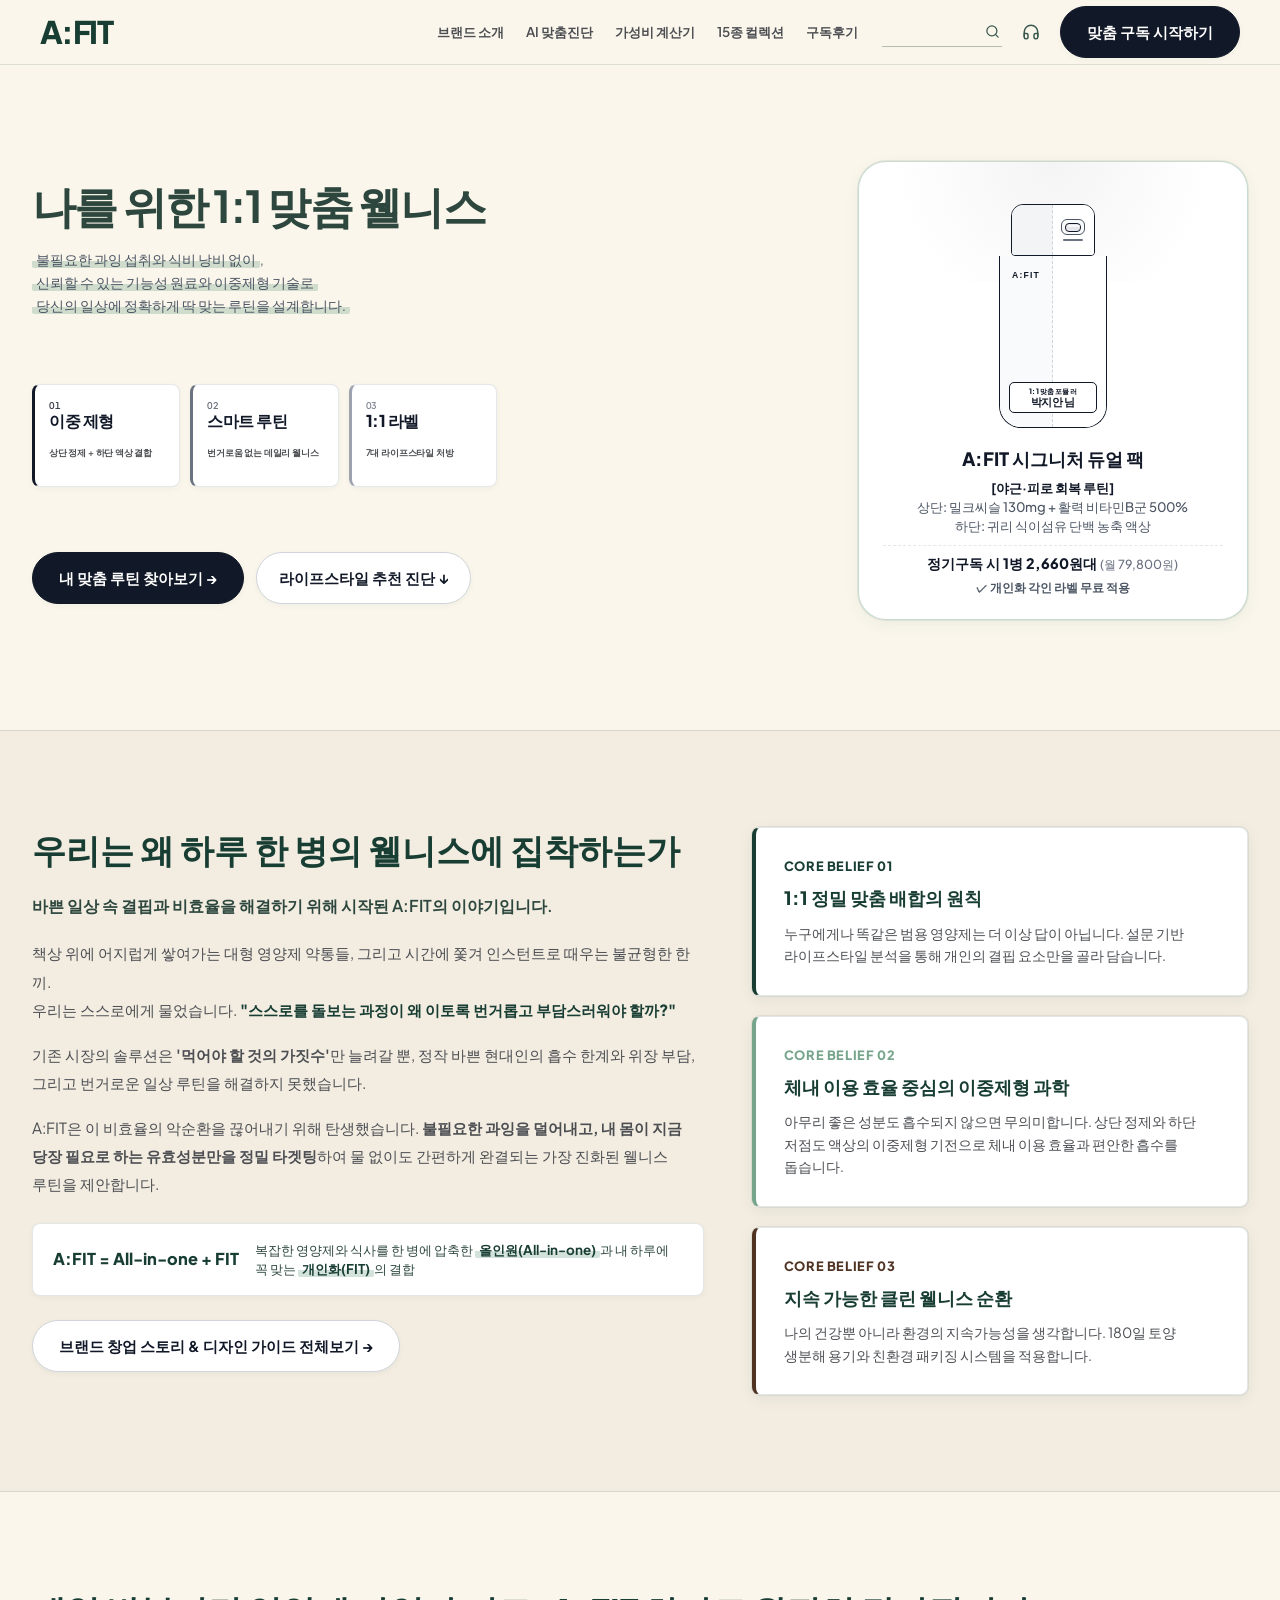
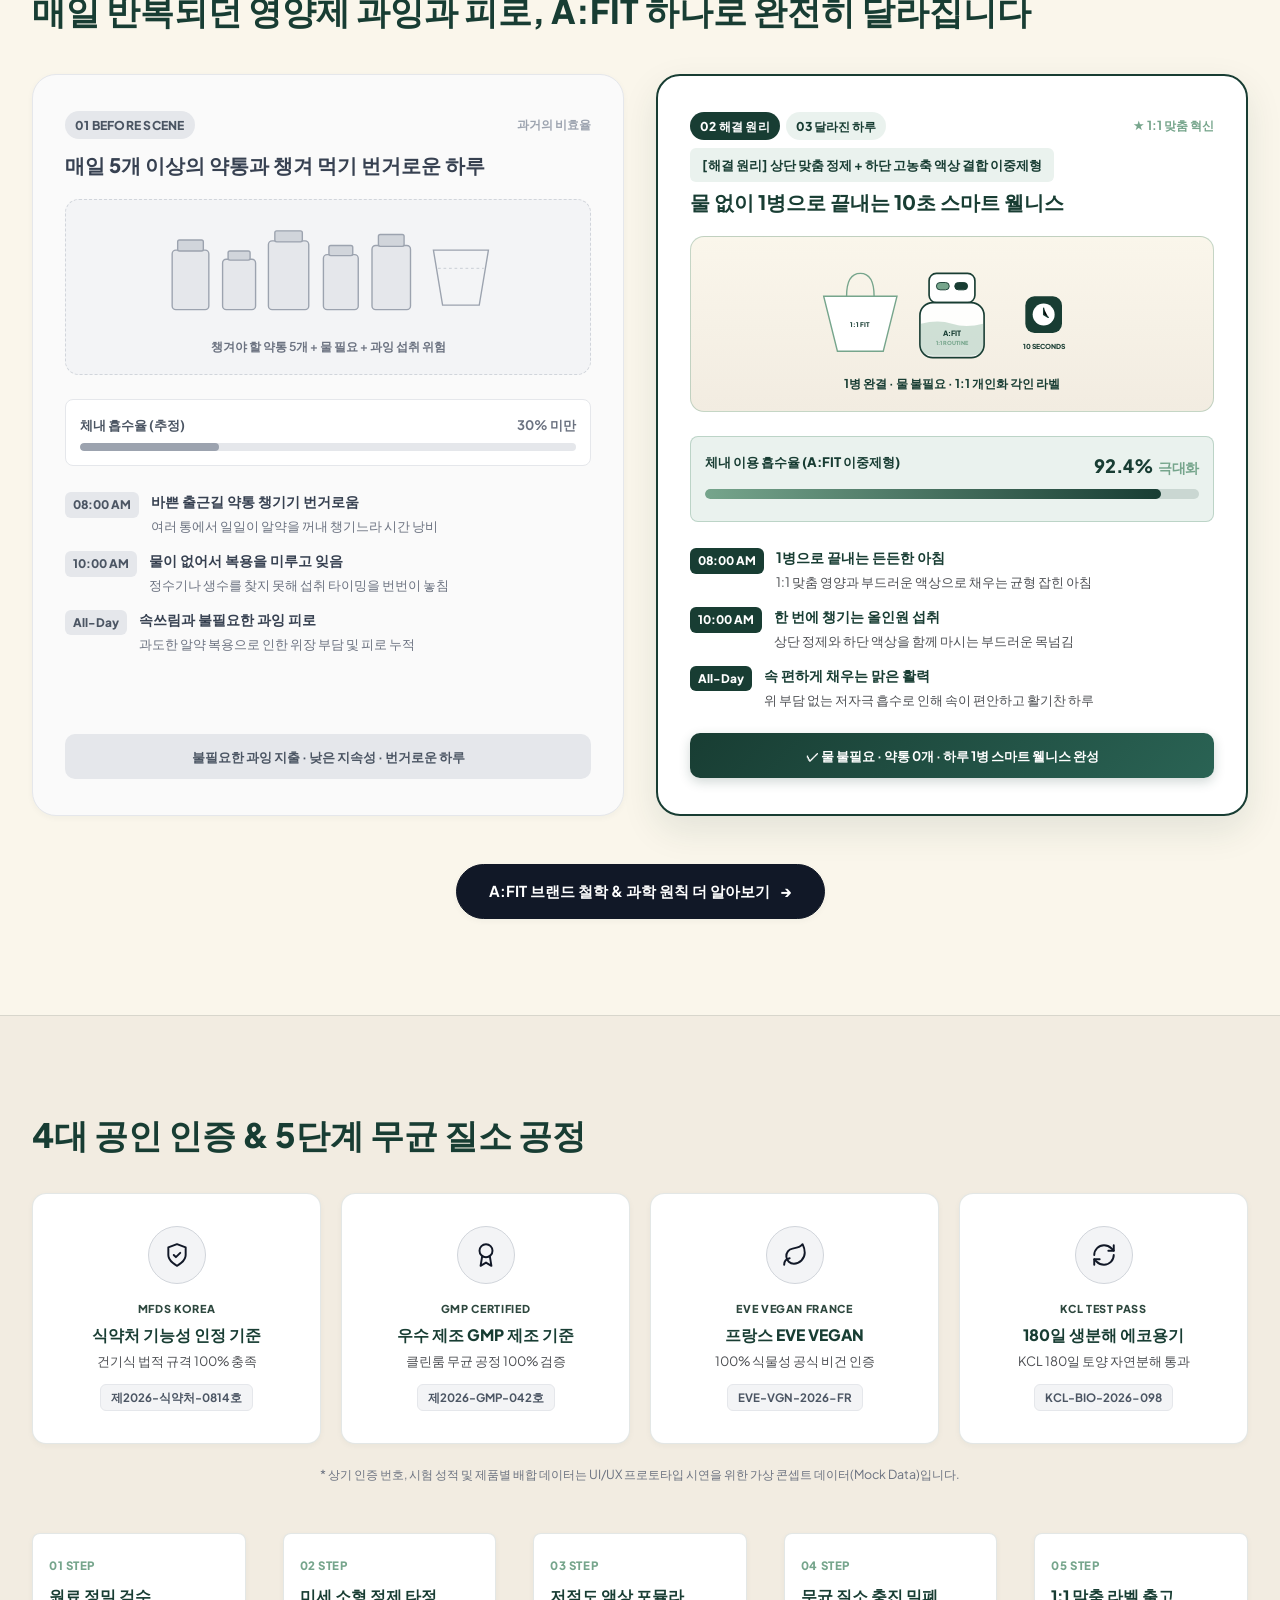
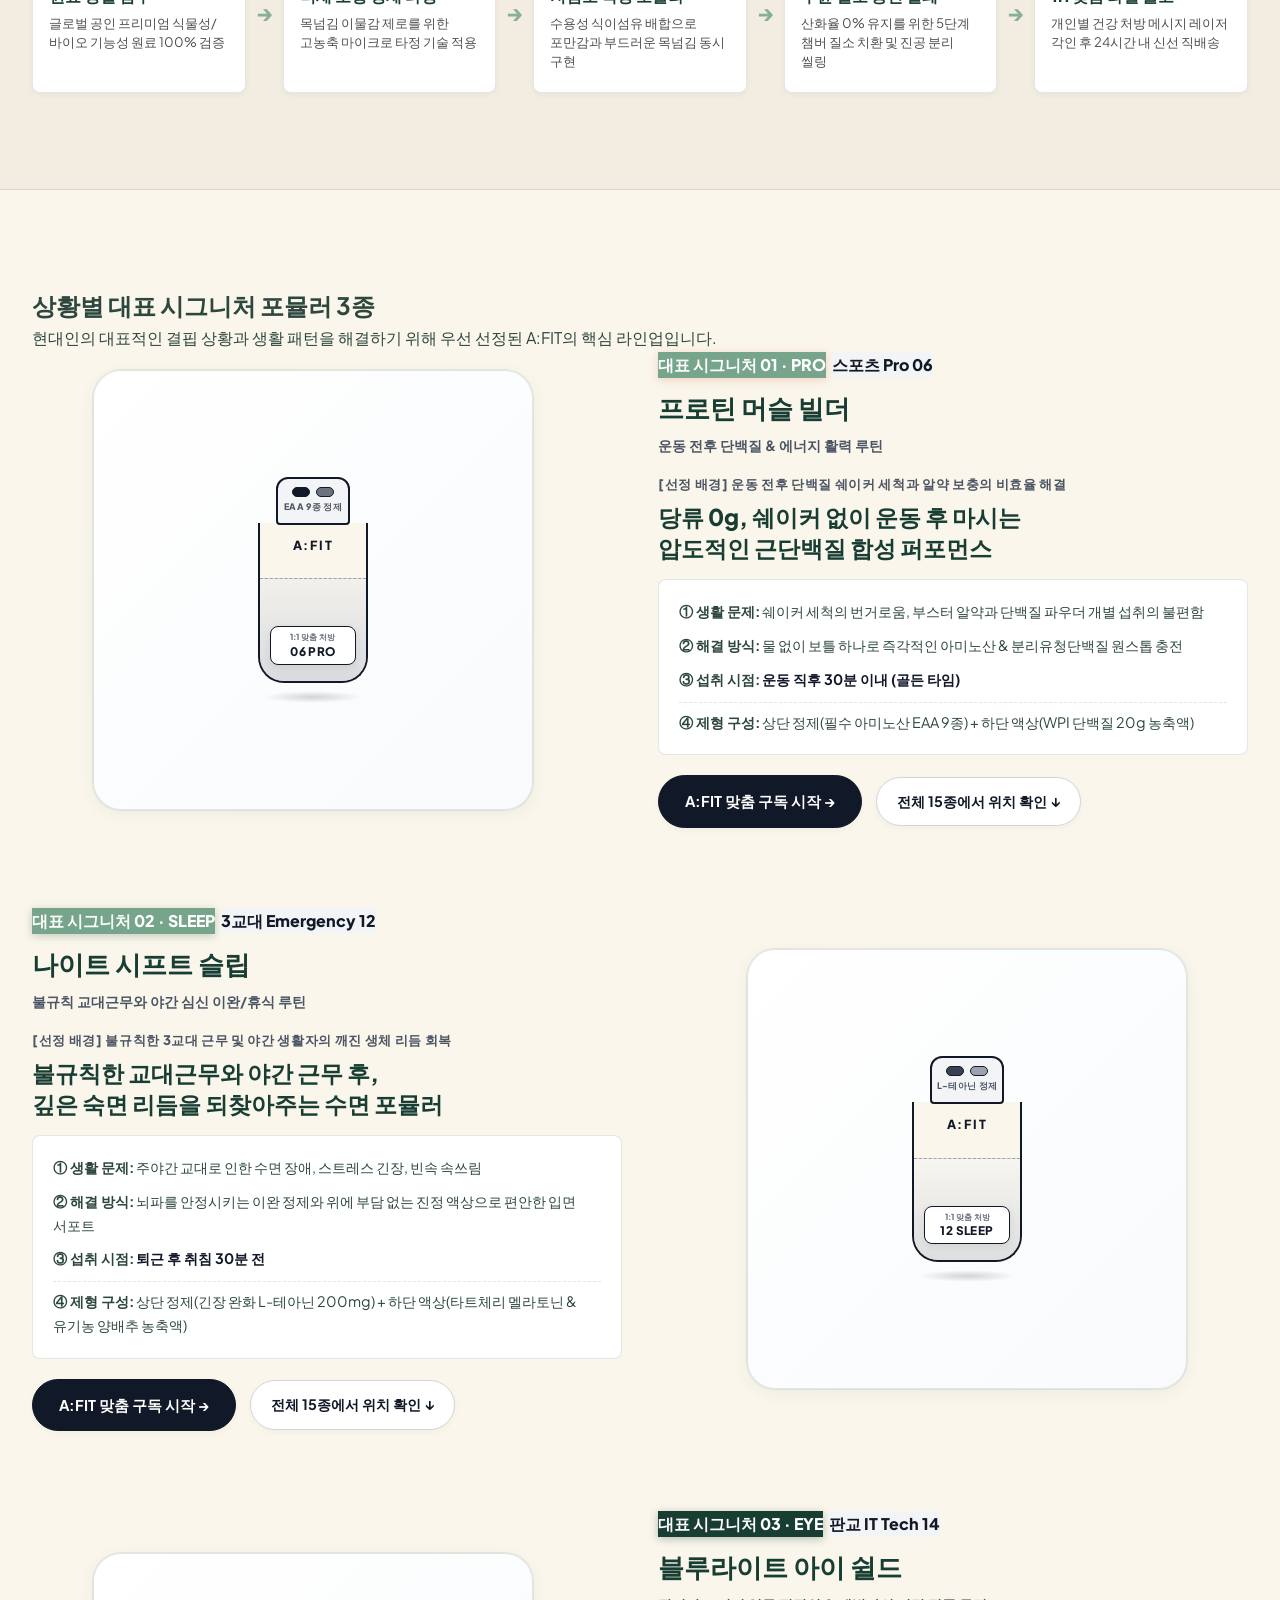
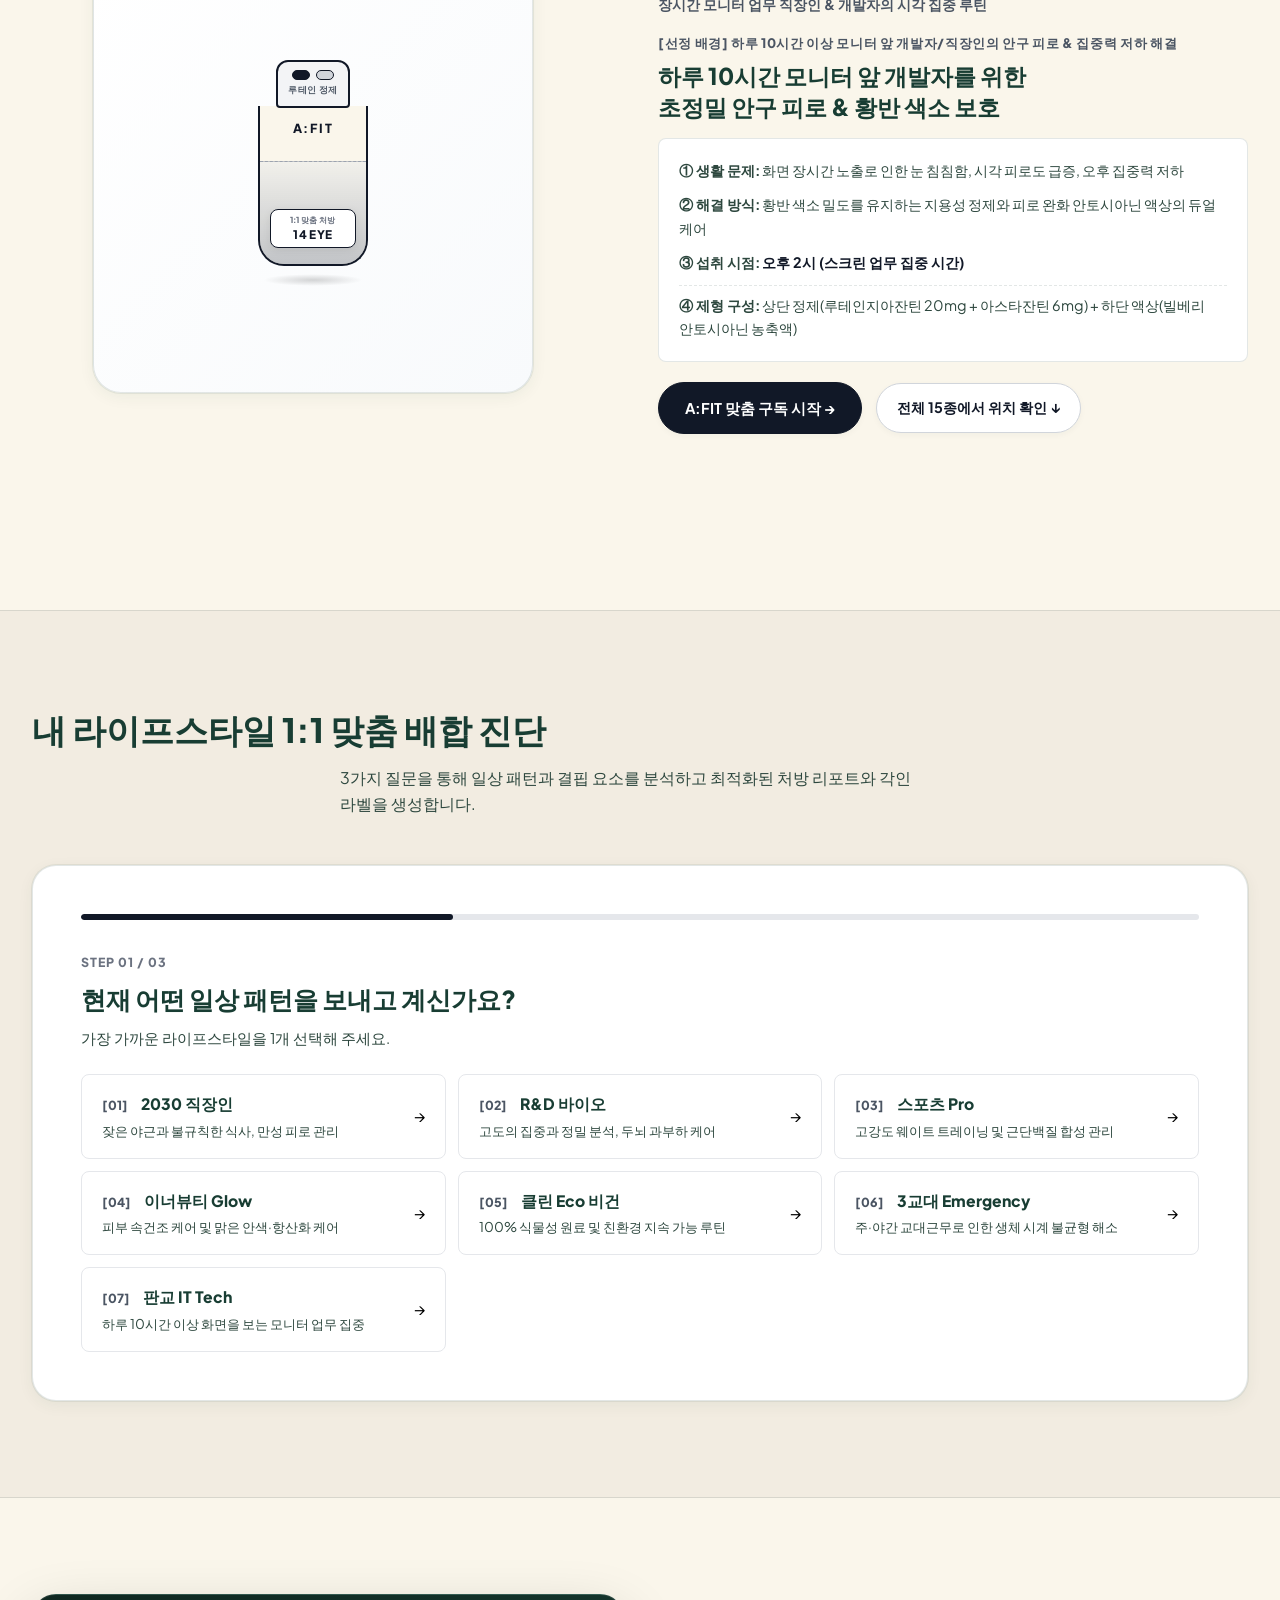
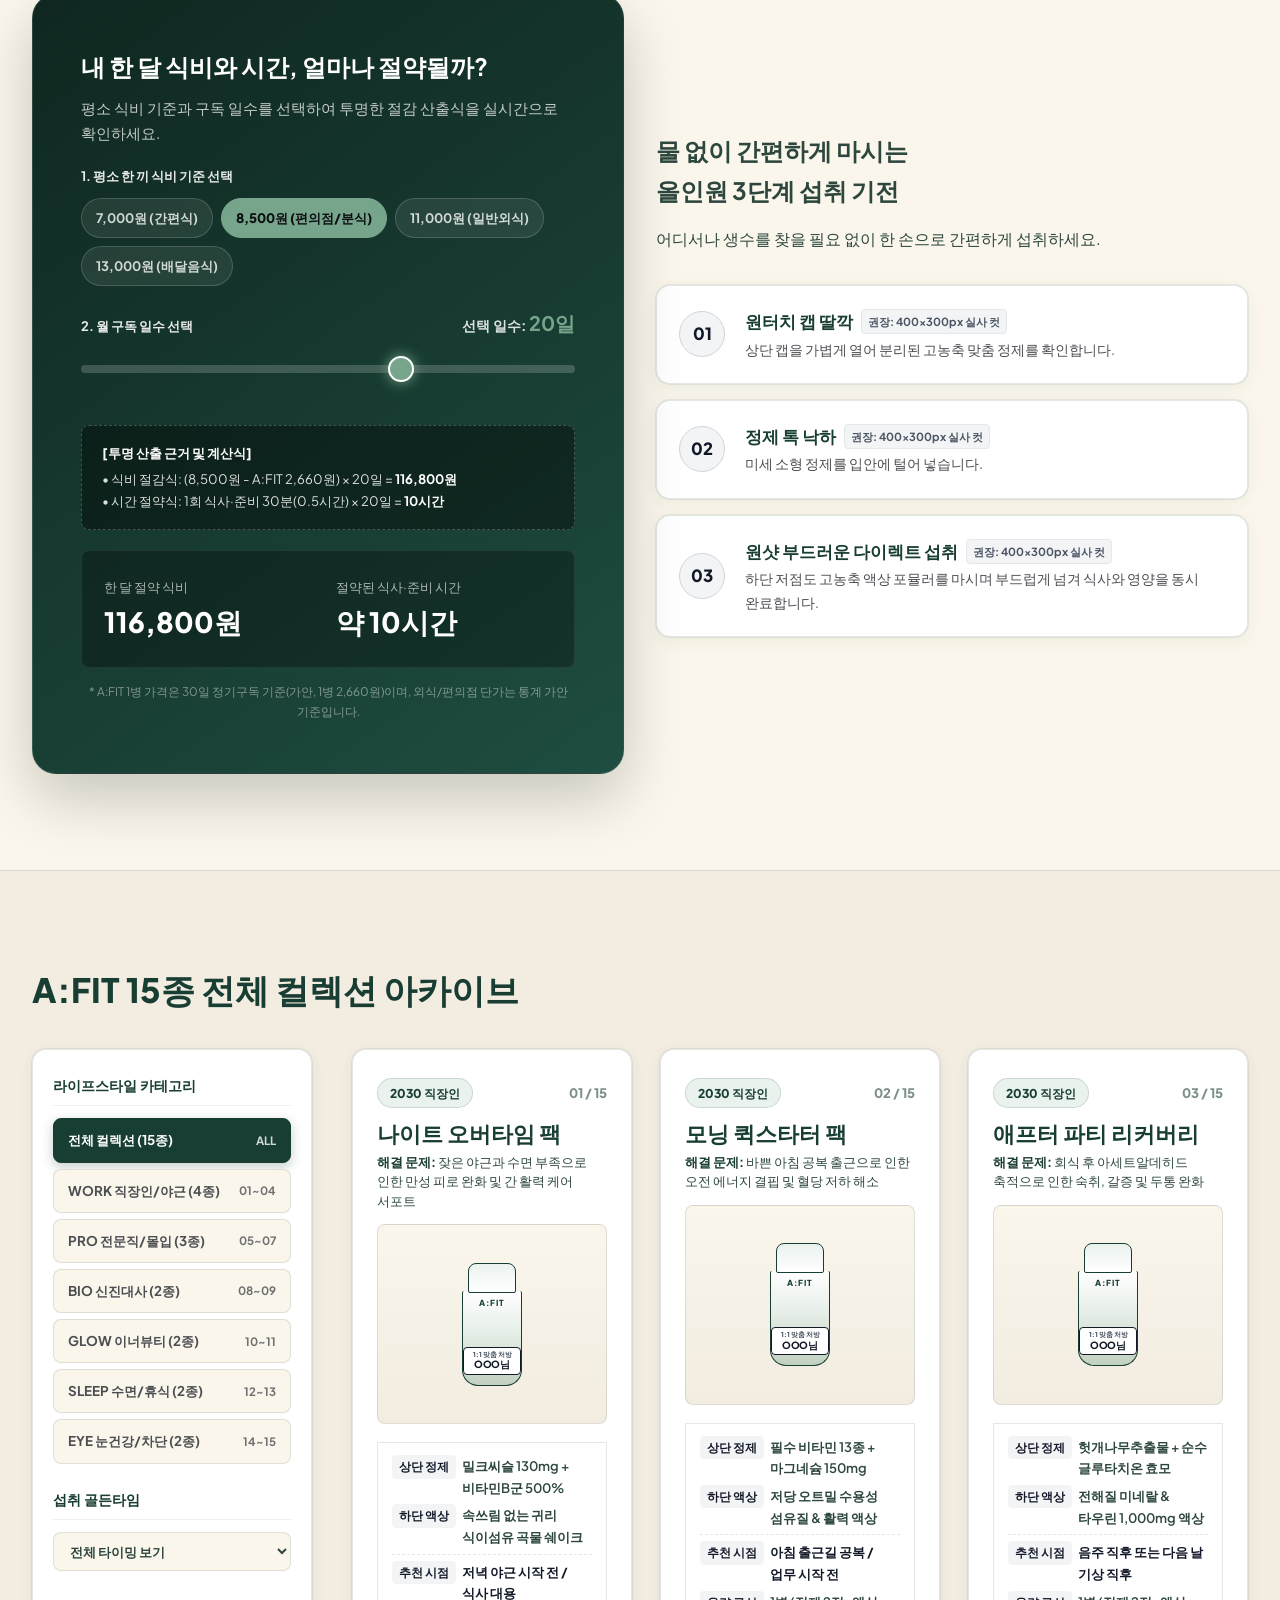
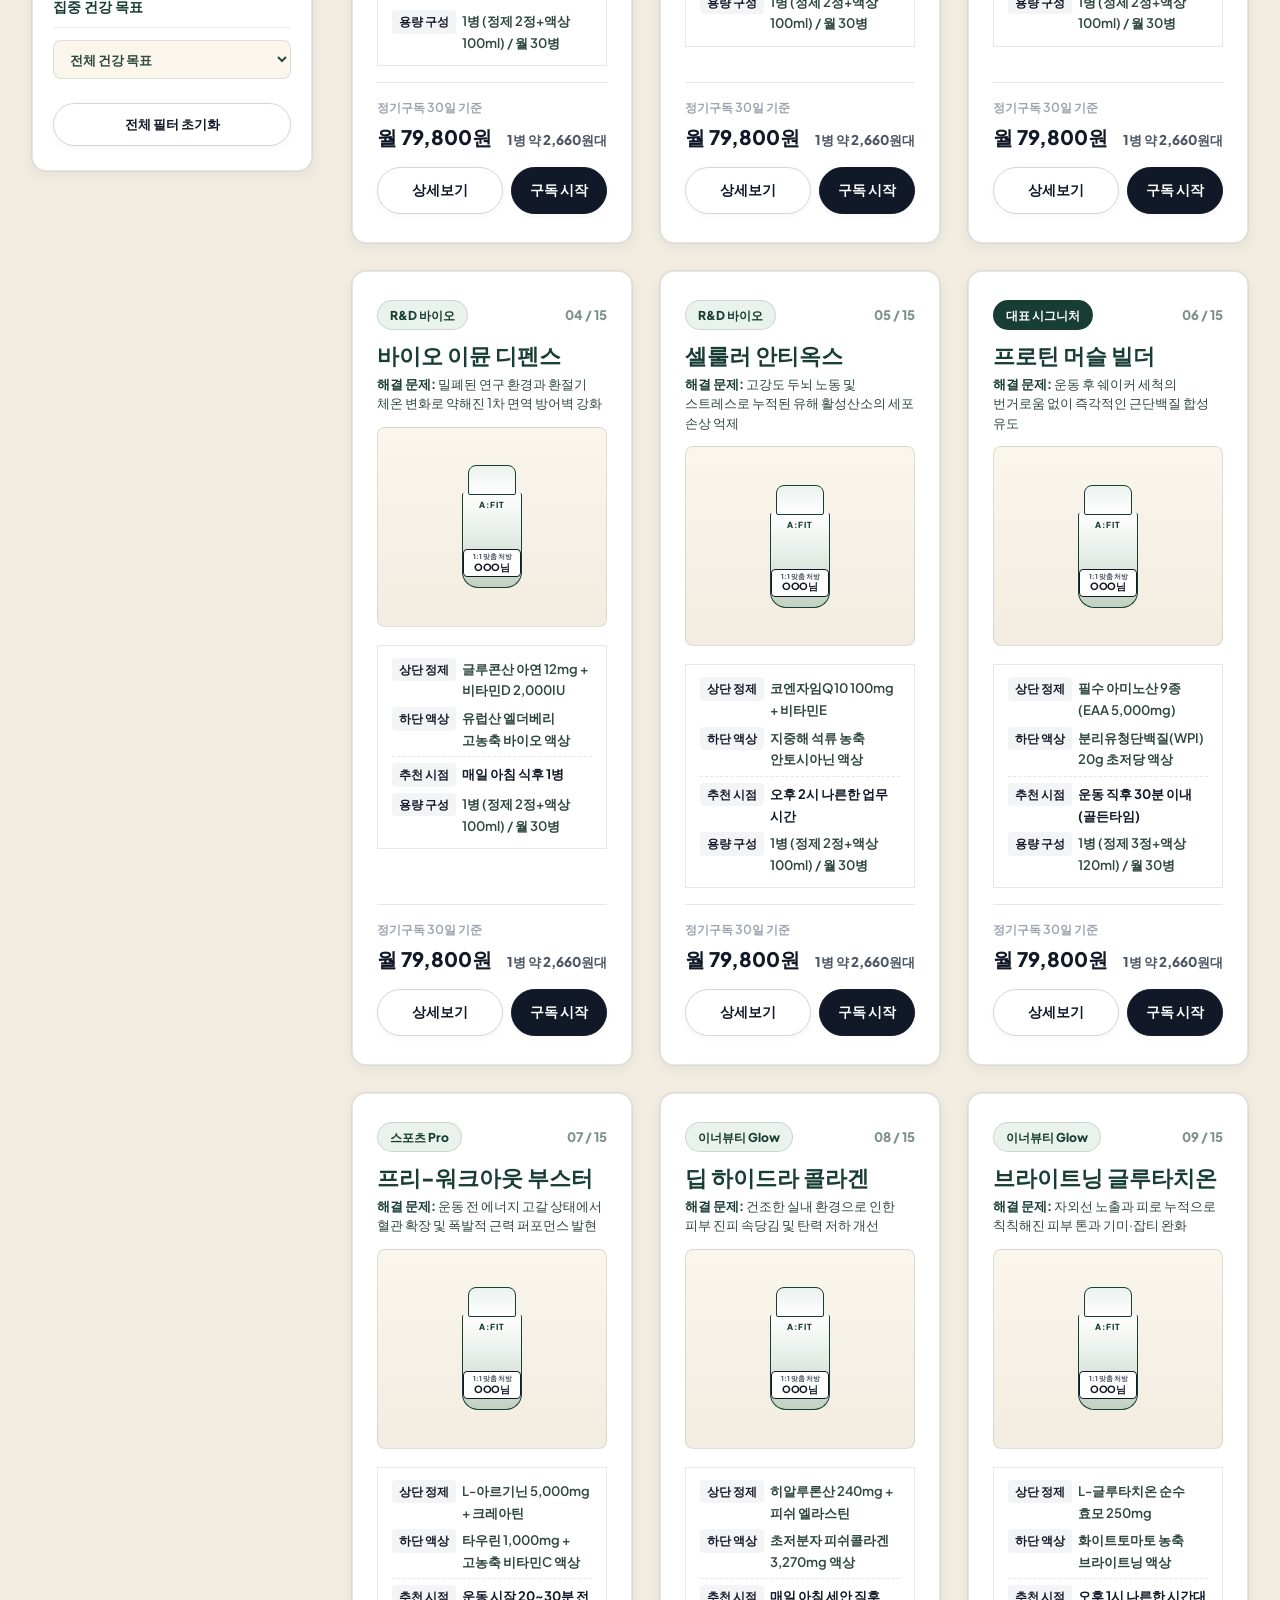
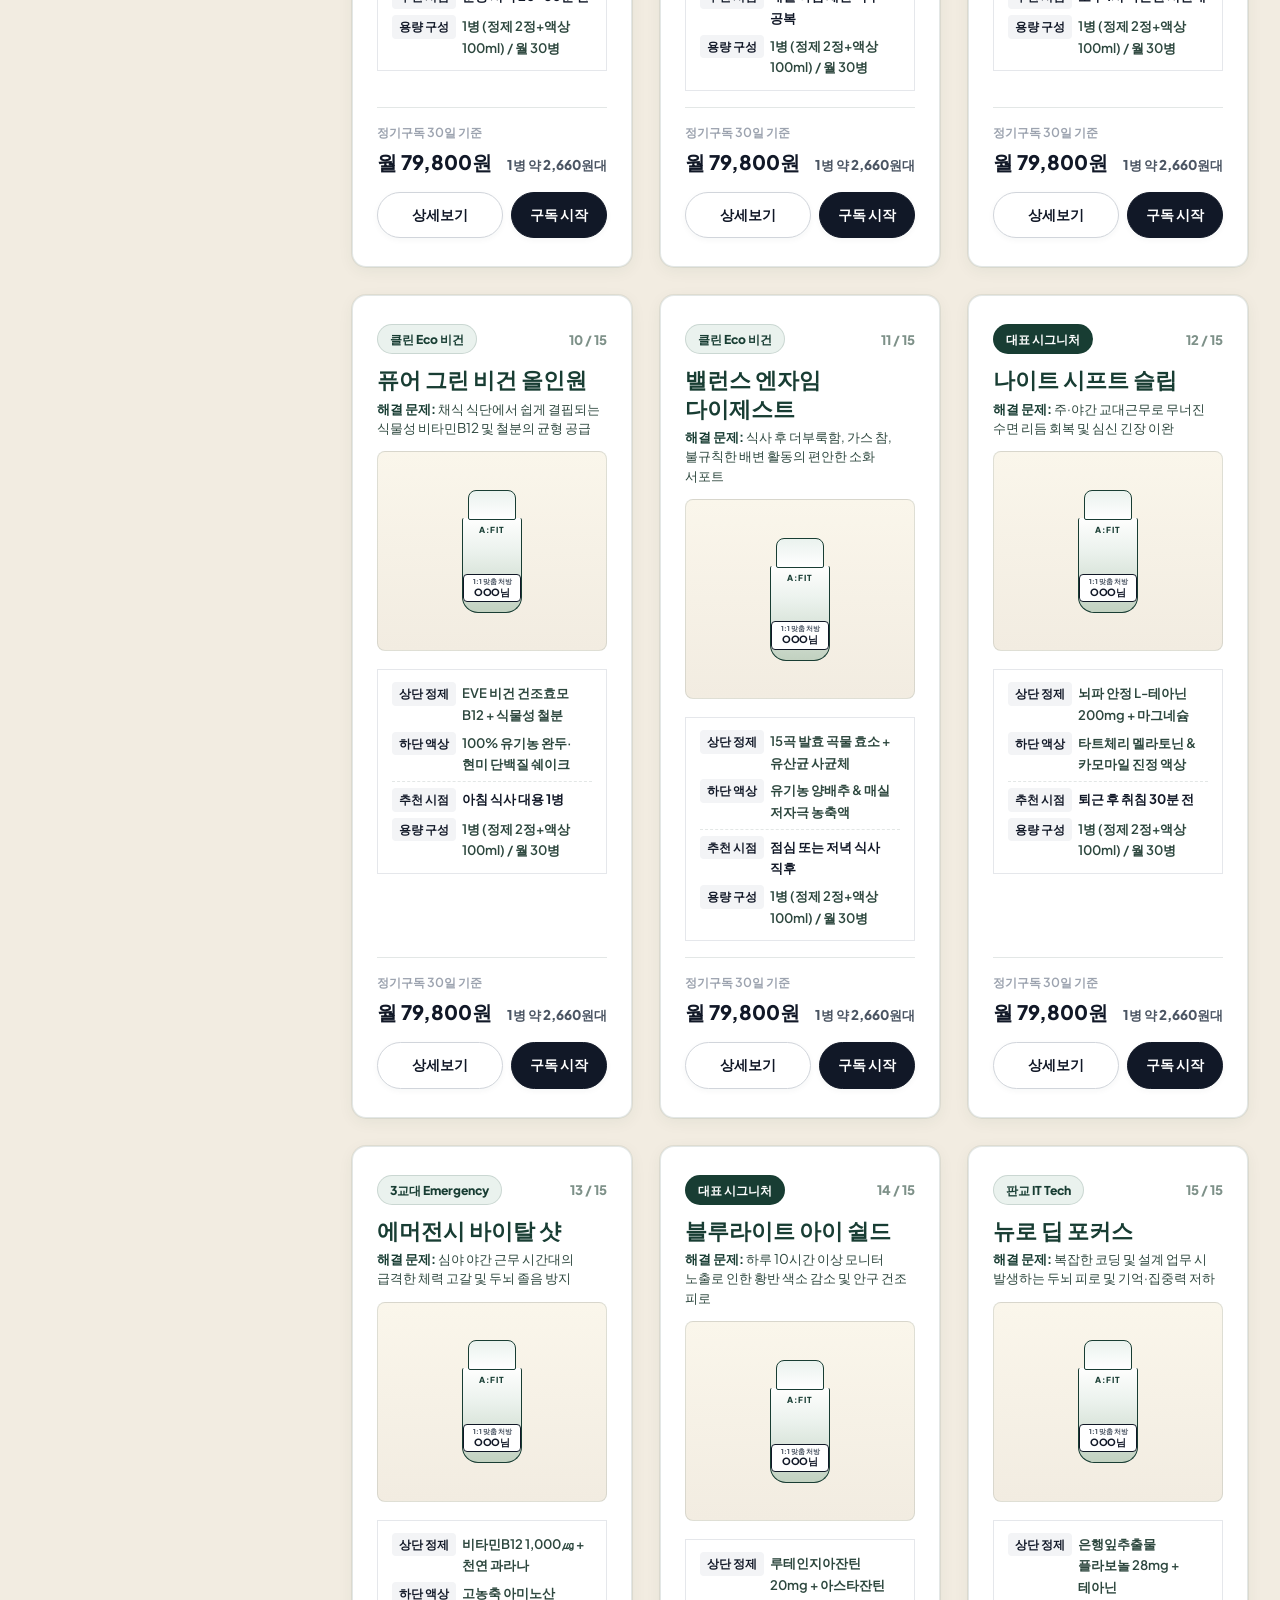
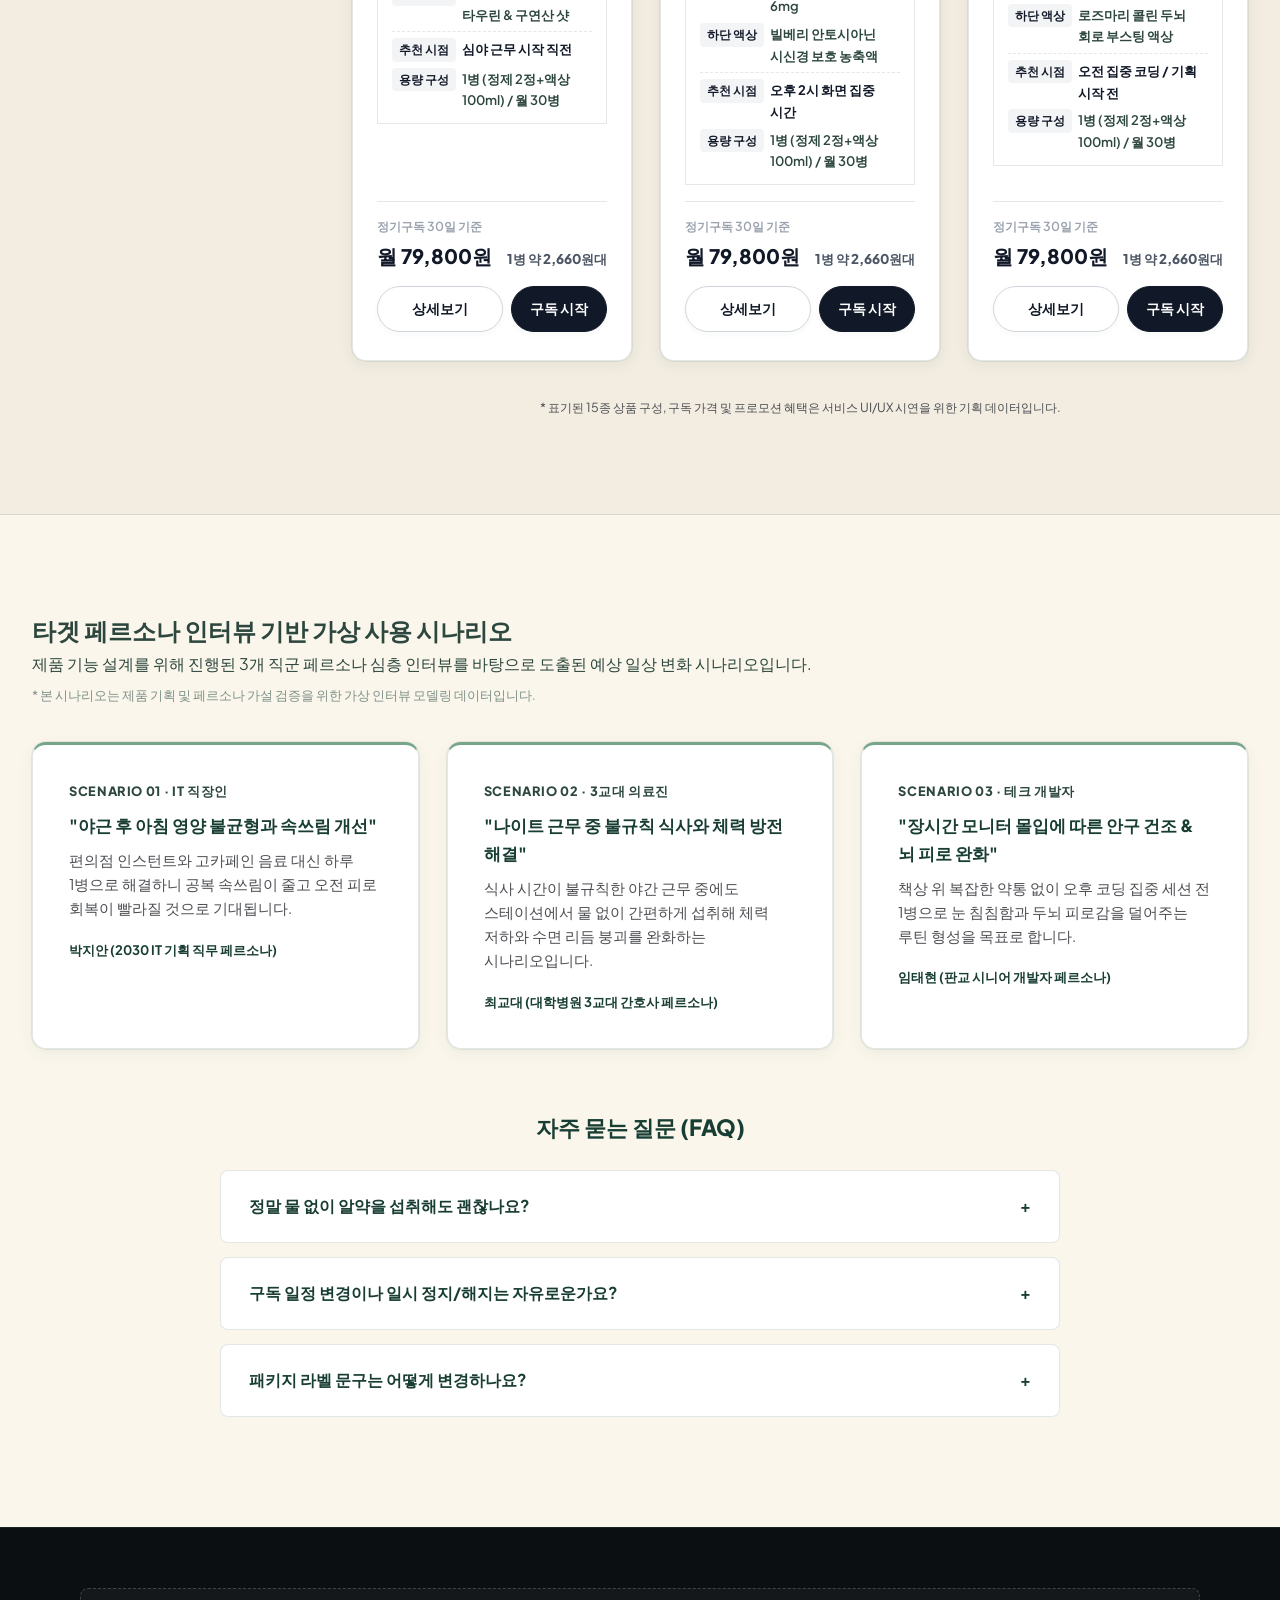
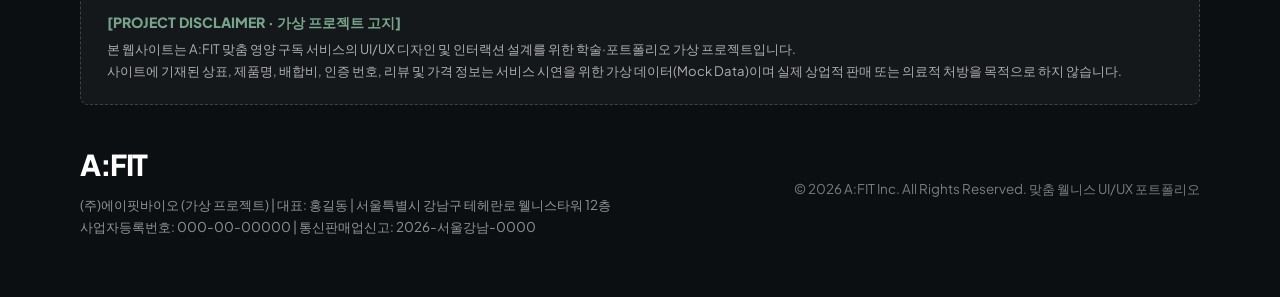
<file: 08.28_디지털디자인_사후_관리/웹디자인_수정본.html>
<!doctype html>
<html lang="ko">
<head>
  <meta charset="utf-8">
  <meta name="viewport" content="width=device-width,initial-scale=1">
  <title>A:FIT (에이핏) - 1:1 맞춤 바이오 웰니스 올인원</title>
  <link rel="preconnect" href="https://fonts.googleapis.com">
  <link rel="preconnect" href="https://fonts.gstatic.com" crossorigin>
  <link href="https://fonts.googleapis.com/css2?family=Plus+Jakarta+Sans:ital,wght@0,300;0,400;0,500;0,600;0,700;0,800;1,800&family=Pretendard:wght@300;400;500;600;700;800;900&display=swap" rel="stylesheet">
  <style>

    /* =========================================================
       A:FIT Official Moodboard 6-Color Design System
       Ref: 정원e샵 (jungoneshop.com) 4대 벤치마킹 포인트
       1. 여유로운 좌우 여백 (max-width: 1280px, padding: 0 40px)
       2. 상단 즉시 검색창 (GNB Inline Search)
       3. 하단 고객센터 전화번호 및 안내 (Footer CS Hub)
       4. 우측 하단 고정 플로팅 위로가기 Top 버튼
       ========================================================= */
    :root {
      --primary: #183D33;             /* A:FIT Signature Deep Green */
      --primary-rgb: 24, 61, 51;
      --primary-light: #245245;
      --primary-soft: rgba(24, 61, 51, 0.08);
      --primary-tint: #EAF2EE;
      
      --secondary: #76A58C;           /* Botanical Sage Green */
      --secondary-rgb: 118, 165, 140;
      --secondary-soft: rgba(118, 165, 140, 0.15);
      
      --accent-walnut: #503323;       /* Dark Walnut Brown */
      --accent-navy: #2A3C5A;         /* Dark Navy */
      --accent: #76A58C;              /* Accent (Sage Green - Zero Orange) */
      
      --bg: #FAF6EB;                  /* Main Canvas: Brand Cream White */
      --bg-subtle: #F2ECE1;           /* Sub Canvas: Soft Cream */
      --card: #FFFFFF;                /* Card Surface: Crisp Pure White */
      --card-muted: #F8F5EE;
      
      --border: rgba(24, 61, 51, 0.12);
      --border-accent: rgba(118, 165, 140, 0.40);
      
      --text: #183D33;
      --text-body: #2D473E;
      --text-muted: #4C4E52;          /* Charcoal Gray */
      --text-light: #7E9189;
      
      --shadow-subtle: 0 2px 6px rgba(24, 61, 51, 0.04);
      --shadow-card: 0 4px 16px rgba(24, 61, 51, 0.06), 0 0 0 1px rgba(24, 61, 51, 0.07);
      --shadow-hover: 0 14px 32px rgba(24, 61, 51, 0.12), 0 0 0 1.5px #76A58C;
      --shadow-primary-glow: 0 6px 20px rgba(24, 61, 51, 0.24);
      
      --radius-xl: 24px;
      --radius: 14px;
      --radius-sm: 8px;
      --transition: all 0.28s cubic-bezier(0.16, 1, 0.3, 1);
    }

    * { box-sizing: border-box; margin: 0; padding: 0; }
    html { scroll-behavior: smooth; }
    body {
      background: var(--bg);
      color: var(--text-body);
      font-family: 'Plus Jakarta Sans', 'Pretendard', -apple-system, BlinkMacSystemFont, sans-serif;
      line-height: 1.65;
      -webkit-font-smoothing: antialiased;
      -moz-osx-font-smoothing: grayscale;
      word-break: keep-all;
      overflow-x: hidden;
      position: relative;
    }

    button, input, select, textarea { font: inherit; }
    button { cursor: pointer; }

    /* 1. 여유로운 좌우 여백 컨테이너 (정원e샵 벤치마킹) */
    .wrap-wide {
      width: 100%;
      max-width: 1280px;
      margin: 0 auto;
      padding: 0 40px;
      position: relative;
      z-index: 1;
    }

    /* 2. 상단 플로팅 헤더 & 즉시 검색창 */
    .top-full {
      position: sticky;
      top: 0;
      z-index: 1000;
      background: rgba(250, 246, 235, 0.92);
      backdrop-filter: blur(16px);
      -webkit-backdrop-filter: blur(16px);
      border-bottom: 1px solid var(--border);
      width: 100%;
      padding: 0 40px;
      transition: var(--transition);
    }
    nav.nav-wide {
      min-height: 64px;
      display: flex;
      justify-content: space-between;
      align-items: center;
      width: 100%;
    }
    .brand-group {
      display: inline-flex;
      align-items: center;
      text-decoration: none;
      transition: var(--transition);
    }
    .brand-group strong {
      font-size: 1.95rem;
      font-weight: 900;
      letter-spacing: -0.05em;
      color: var(--primary);
      line-height: 1;
    }
    .header-right-nav-group {
      display: flex;
      align-items: center;
      gap: 24px;
    }
    .links-wide {
      display: flex;
      align-items: center;
      gap: 22px;
    }
    .links-wide a {
      text-decoration: none;
      color: var(--text-muted);
      font-weight: 600;
      font-size: 0.84rem;
      transition: var(--transition);
      position: relative;
      padding: 6px 0;
    }
    .links-wide a:hover {
      color: var(--primary);
    }
    .links-wide a::after {
      content: '';
      position: absolute;
      bottom: -2px;
      left: 0;
      width: 0;
      height: 2px;
      background: var(--primary);
      border-radius: 2px;
      transition: width 0.3s ease;
    }
    .links-wide a:hover::after {
      width: 100%;
    }
    .gnb-actions-wrap {
      display: flex;
      align-items: center;
      gap: 14px;
    }
    .gnb-search-wrap {
      display: inline-flex;
      align-items: center;
      gap: 6px;
      padding: 4px 2px;
      background: transparent;
      border: none;
      border-bottom: 1.5px solid rgba(24, 61, 51, 0.30);
      transition: border-color 0.3s ease;
    }
    .gnb-search-wrap:focus-within {
      border-bottom-color: var(--primary);
    }
    .gnb-search-input {
      background: transparent;
      border: none;
      outline: none;
      color: var(--text);
      font-size: 0.82rem;
      font-family: inherit;
      width: 95px;
      transition: width 0.3s ease;
    }
    .gnb-search-input:focus {
      width: 125px;
    }
    .gnb-search-input::placeholder {
      color: var(--text-light);
    }
    .gnb-search-wrap .gnb-icon {
      color: var(--primary);
      opacity: 0.85;
      cursor: pointer;
      transition: var(--transition);
      flex-shrink: 0;
    }
    .gnb-search-wrap .gnb-icon:hover {
      opacity: 1;
      transform: scale(1.12);
    }
    .gnb-consult-btn {
      display: inline-flex;
      align-items: center;
      justify-content: center;
      background: transparent;
      border: none;
      color: var(--primary);
      opacity: 0.85;
      cursor: pointer;
      padding: 6px;
      border-radius: 0;
      box-shadow: none;
      transition: var(--transition);
      flex-shrink: 0;
    }
    .gnb-consult-btn:hover {
      opacity: 1;
      color: var(--primary);
      transform: scale(1.12);
    }
    .btn-gnb {
      padding: 9px 20px;
      font-size: 0.84rem;
      font-weight: 700;
      white-space: nowrap;
      flex-shrink: 0;
    }

    /* Buttons */
    .btn {
      display: inline-flex;
      align-items: center;
      justify-content: center;
      gap: 8px;
      padding: 13px 26px;
      border-radius: 999px;
      font-weight: 700;
      font-size: 0.92rem;
      text-decoration: none;
      border: 1px solid transparent;
      transition: var(--transition);
      white-space: nowrap;
      cursor: pointer;
    }
    .btn.primary, .btn-primary {
      background: #111827 !important;
      color: #FFFFFF !important;
      border: 1px solid #111827 !important;
      border-radius: 999px !important;
      box-shadow: var(--shadow-subtle) !important;
      transition: var(--transition) !important;
    }
    .btn.primary:hover, .btn-primary:hover {
      background: #374151 !important;
      color: #FFFFFF !important;
      border-color: #374151 !important;
      transform: translateY(-2px) !important;
    }
    .btn.secondary, .btn-secondary {
      background: #FFFFFF !important;
      color: #111827 !important;
      border: 1.5px solid #D1D5DB !important;
      border-radius: 999px !important;
      box-shadow: var(--shadow-subtle) !important;
      transition: var(--transition) !important;
    }
    .btn.secondary:hover, .btn-secondary:hover {
      background: #F3F4F6 !important;
      border-color: #111827 !important;
      color: #111827 !important;
      transform: translateY(-2px) !important;
    }

    /* 4. 우측 하단 고정 플로팅 위로가기 Top 버튼 (정원e샵 벤치마킹) */
    .scroll-to-top-btn {
      position: fixed;
      bottom: 32px;
      right: 32px;
      width: 48px;
      height: 48px;
      background: var(--primary);
      color: #FFFFFF;
      border: none;
      border-radius: 50%;
      box-shadow: 0 6px 24px rgba(24, 61, 51, 0.28);
      display: flex;
      align-items: center;
      justify-content: center;
      cursor: pointer;
      z-index: 999;
      opacity: 0;
      visibility: hidden;
      transition: all 0.3s cubic-bezier(0.16, 1, 0.3, 1);
      transform: translateY(12px);
    }
    .scroll-to-top-btn.visible {
      opacity: 1;
      visibility: visible;
      transform: translateY(0);
    }
    .scroll-to-top-btn:hover {
      background: var(--primary-light);
      transform: translateY(-4px) scale(1.08);
      box-shadow: 0 10px 30px rgba(24, 61, 51, 0.38);
    }
    .scroll-to-top-btn svg {
      width: 22px;
      height: 22px;
      stroke-width: 2.5;
    }

    
    /* =========================================================
       일루미엘 (illumiel.co.kr) 4대 벤치마킹 디자인 시스템
       1. 초록색 중심 테마 (#183D33 Deep Green & #76A58C Sage Green)
       2. 마우스 호버 시 제형 노출 인터랙션 (Dual Formulation Hover)
       3. 인기 제품 베스트셀러 섹션 부각 (#spotlight)
       4. 좌측 세로 카테고리 네비게이션 + 우측 상품 그리드 2열 분리
       ========================================================= */

    /* 2. 호버 시 제품 제형 노출 인터랙션 (Point 2) */
    .prd-bottle-box {
      width: 100%;
      aspect-ratio: 4 / 5;
      max-height: 200px;
      background: linear-gradient(180deg, #FAF6EB 0%, #F2ECE1 100%);
      border-radius: var(--radius-sm);
      display: flex;
      align-items: center;
      justify-content: center;
      margin-bottom: 18px;
      border: 1px solid var(--border);
      position: relative;
      overflow: hidden;
      transition: var(--transition);
    }
    .prd-card:hover .prd-bottle-box {
      background: linear-gradient(180deg, #FFFFFF 0%, #EAF2EE 100%);
      border-color: var(--secondary);
      box-shadow: inset 0 0 16px rgba(118, 165, 140, 0.15);
    }
    .mini-bottle {
      width: 74px;
      margin: 0 auto;
      transition: transform 0.4s cubic-bezier(0.16, 1, 0.3, 1), filter 0.4s ease;
      position: relative;
    }
    .prd-card:hover .mini-bottle {
      transform: translateY(-6px) scale(1.08);
      filter: drop-shadow(0 10px 20px rgba(24, 61, 51, 0.22));
    }
    .mini-cap {
      width: 48px;
      height: 30px;
      margin: 0 auto;
      background: linear-gradient(180deg, #EAF2EE 0%, #FFFFFF 100%);
      border-radius: 8px 8px 2px 2px;
      border: 1.5px solid var(--primary);
      position: relative;
      z-index: 2;
      transition: var(--transition);
    }
    .prd-card:hover .mini-cap {
      border-color: var(--secondary);
      box-shadow: 0 0 10px rgba(118, 165, 140, 0.4);
    }
    .mini-body {
      width: 60px;
      height: 95px;
      margin: -2px auto 0;
      background: linear-gradient(180deg, rgba(255, 255, 255, 0.95) 0%, rgba(234, 242, 238, 0.9) 35%, rgba(118, 165, 140, 0.4) 100%);
      border-radius: 2px 2px 16px 16px;
      border: 1.5px solid var(--primary);
      border-top: none;
      position: relative;
      z-index: 1;
      overflow: hidden;
      transition: var(--transition);
    }
    .prd-card:hover .mini-body {
      border-color: var(--secondary);
      background: linear-gradient(180deg, rgba(255, 255, 255, 0.98) 0%, rgba(218, 235, 226, 0.95) 30%, rgba(24, 61, 51, 0.45) 100%);
    }

    /* 3. 베스트셀러 인기 섹션 부각 (Point 3) */
    .spotlight-card-split {
      display: grid;
      grid-template-columns: 1fr 1fr;
      gap: 48px;
      align-items: center;
      background: #FFFFFF;
      border: 1.5px solid var(--border);
      border-radius: var(--radius-xl);
      padding: 44px;
      box-shadow: var(--shadow-card);
      margin-bottom: 36px;
      transition: var(--transition);
      position: relative;
    }
    .spotlight-card-split:hover {
      transform: translateY(-4px);
      box-shadow: 0 20px 48px rgba(24, 61, 51, 0.12);
      border-color: var(--secondary);
    }
    .spotlight-best-badge {
      display: inline-flex;
      align-items: center;
      gap: 6px;
      background: var(--primary-gradient);
      color: #FFFFFF;
      font-size: 0.76rem;
      font-weight: 800;
      padding: 4px 12px;
      border-radius: 999px;
      letter-spacing: 0.04em;
      margin-bottom: 12px;
      box-shadow: var(--shadow-primary-glow);
    }

    
    
    
    /* =========================================================
       일루미엘 4번 벤치마킹: 좌측 카테고리 사이드바 + 우측 상품 그리드 2열 분리
       ========================================================= */
    .archive-2col-container {
      display: grid;
      grid-template-columns: 280px 1fr;
      gap: 40px;
      align-items: start;
      width: 100%;
    }
    .archive-sidebar {
      position: sticky;
      top: 88px;
      background: #FFFFFF;
      border: 1px solid var(--border);
      border-radius: var(--radius);
      padding: 24px 20px;
      box-shadow: var(--shadow-card);
      display: flex;
      flex-direction: column;
      gap: 24px;
    }
    .archive-products-main {
      min-width: 0;
      width: 100%;
    }
    .sidebar-section-title {
      font-size: 0.90rem;
      font-weight: 800;
      color: var(--primary);
      margin-bottom: 12px;
      padding-bottom: 8px;
      border-bottom: 1.5px solid var(--primary-tint);
      display: flex;
      align-items: center;
      gap: 6px;
    }
    .sidebar-pills {
      display: flex;
      flex-direction: column;
      gap: 6px;
    }
    .sidebar-pills button {
      width: 100%;
      text-align: left;
      padding: 10px 14px;
      border-radius: var(--radius-sm);
      border: 1px solid var(--border);
      background: #FAF6EB;
      font-weight: 700;
      font-size: 0.84rem;
      color: var(--text-muted);
      transition: var(--transition);
      cursor: pointer;
      display: flex;
      justify-content: space-between;
      align-items: center;
    }
    .sidebar-pills button:hover {
      background: #F2ECE1;
      color: var(--primary);
      border-color: rgba(24, 61, 51, 0.25);
    }
    .sidebar-pills button.active {
      background: var(--primary) !important;
      color: #FFFFFF !important;
      border-color: var(--primary) !important;
      box-shadow: 0 4px 12px rgba(24, 61, 51, 0.25) !important;
    }
    .sidebar-select-group select {
      width: 100%;
      padding: 9px 12px;
      border-radius: var(--radius-sm);
      border: 1px solid var(--border);
      background: #FAF6EB;
      color: var(--text-body);
      font-weight: 600;
      font-size: 0.82rem;
      outline: none;
      transition: var(--transition);
    }
    .sidebar-select-group select:focus {
      border-color: var(--primary);
      box-shadow: 0 0 0 2px var(--primary-soft);
    }

    @media (max-width: 1024px) {
      .archive-2col-container {
        grid-template-columns: 1fr !important;
      }
      .archive-sidebar {
        position: static !important;
      }
    }

    @media (max-width: 1024px) {
      .archive-2col-container {
        grid-template-columns: 1fr;
      }
      .archive-sidebar {
        position: static;
      }
    }

    
    /* =========================================================
       마데키엘 (madechiel.co.kr) 4대 벤치마킹 디자인 시스템 (이모지 제외)
       1. 수치 중심의 신뢰감 (Bold Metric Proofs)
       2. 짧고 정갈한 성분 요약 ([상단] / [하단] Micro-copy)
       3. 세이지 형광밑줄 (.highlight-sage) & 별표(★) 강조
       4. 비포/애프터 실시간 애니메이션 (Before & After Dynamic Fill)
       ========================================================= */

    /* 3. 형광펜 밑줄 효과 */
    .highlight-sage {
      background: linear-gradient(180deg, transparent 60%, rgba(118, 165, 140, 0.32) 60%);
      padding: 0 4px;
      border-radius: 2px;
      font-weight: inherit;
    }

    /* 1. 수치(Metrics) 볼드 강조 */
    .metric-value-bold {
      font-size: 1.30rem;
      font-weight: 900;
      color: var(--primary);
      font-variant-numeric: tabular-nums;
      letter-spacing: -0.02em;
    }
    .metric-unit {
      font-size: 0.85rem;
      font-weight: 700;
      color: var(--secondary);
      margin-left: 2px;
    }

    /* 4. 비포 & 애프터 실시간 전환 및 게이지 충전 애니메이션 */
    .routine-scene-grid {
      display: grid;
      grid-template-columns: 1fr 1fr;
      gap: 32px;
      margin-top: 36px;
    }
    .scene-box-card {
      background: #FFFFFF;
      border: 1.5px solid var(--border);
      border-radius: var(--radius-xl);
      padding: 36px 32px;
      box-shadow: var(--shadow-card);
      transition: var(--transition);
      position: relative;
    }
    .scene-box-card.before {
      background: #FAFAFA;
      border-color: #E5E7EB;
    }
    .scene-box-card.after {
      background: #FFFFFF;
      border-color: rgba(24, 61, 51, 0.20);
      box-shadow: 0 10px 30px rgba(24, 61, 51, 0.08);
    }
    .scene-box-card.after:hover {
      transform: translateY(-4px);
      box-shadow: 0 18px 44px rgba(24, 61, 51, 0.14);
      border-color: var(--secondary);
    }
    .gauge-container {
      width: 100%;
      height: 10px;
      background: #EAF2EE;
      border-radius: 999px;
      overflow: hidden;
      margin: 12px 0 8px;
      position: relative;
    }
    .gauge-bar-fill {
      height: 100%;
      background: linear-gradient(90deg, #76A58C 0%, #183D33 100%);
      border-radius: 999px;
      width: 92.4%;
      animation: fillGauge 1.5s cubic-bezier(0.16, 1, 0.3, 1) forwards;
    }
    @keyframes fillGauge {
      from { width: 0%; }
      to { width: 92.4%; }
    }

    
    /* Brand Story Link Button (Unified with Hero Main Button) */
    .btn-brand-story {
      display: inline-flex;
      align-items: center;
      justify-content: center;
      gap: 10px;
      padding: 14px 32px;
      background: #111827 !important;
      color: #FFFFFF !important;
      border: 1px solid #111827 !important;
      border-radius: 999px !important;
      font-weight: 700;
      font-size: 0.94rem;
      text-decoration: none;
      box-shadow: var(--shadow-subtle) !important;
      transition: var(--transition) !important;
      cursor: pointer;
    }
    .btn-brand-story:hover {
      background: #374151 !important;
      border-color: #374151 !important;
      color: #FFFFFF !important;
      transform: translateY(-2px) !important;
      box-shadow: var(--shadow-card) !important;
    }

    
    /* 5-Step Process Timeline with External Stage Arrows */
    .process-timeline-wrap {
      display: flex;
      align-items: stretch;
      justify-content: space-between;
      gap: 10px;
      width: 100%;
    }
    .process-timeline-wrap .process-step-item {
      flex: 1;
      min-width: 0;
      background: #FFFFFF;
      border: 1px solid var(--border);
      border-radius: var(--radius-sm);
      padding: 22px 16px;
      box-shadow: var(--shadow-subtle);
      transition: var(--transition);
      text-align: left;
      display: flex;
      flex-direction: column;
      justify-content: flex-start;
    }
    .process-timeline-wrap .process-step-item:hover {
      border-color: var(--secondary);
      transform: translateY(-3px);
      box-shadow: var(--shadow-card);
    }
    .process-step-num {
      font-size: 0.72rem;
      font-weight: 800;
      color: var(--secondary);
      letter-spacing: 0.05em;
      margin-bottom: 8px;
    }
    .process-step-arrow {
      display: flex;
      align-items: center;
      justify-content: center;
      color: var(--secondary);
      font-size: 1.35rem;
      font-weight: 900;
      flex-shrink: 0;
      opacity: 0.85;
      user-select: none;
    }
    @media (max-width: 1024px) {
      .process-timeline-wrap {
        flex-direction: column;
        gap: 14px;
      }
      .process-step-arrow {
        transform: rotate(90deg);
      }
    }

    
    /* Modals */
    .modal {
      display: none;
      position: fixed;
      inset: 0;
      background: rgba(13, 31, 26, 0.65);
      backdrop-filter: blur(10px);
      -webkit-backdrop-filter: blur(10px);
      z-index: 2000;
      align-items: center;
      justify-content: center;
      padding: 20px;
    }
    .modal.show, .modal.active {
      display: flex !important;
    }
    .modal-dialog {
      background: #FFFFFF;
      border-radius: var(--radius-xl);
      padding: 40px 36px;
      width: min(540px, 100%);
      max-height: 90vh;
      overflow-y: auto;
      position: relative;
      box-shadow: 0 24px 70px rgba(13, 31, 26, 0.35);
      border: 1px solid var(--border);
    }


    /* =========================================================
       A:FIT 100% Monochromatic Wireframe Design System
       Primary: #111827 (Wireframe Dark Charcoal Black)
       Accent: #6B7280 (Wireframe Mid Gray)
       Background: #FFFFFF (Pure White Canvas)
       Card/Surface: #FFFFFF (Pure White)
       Border: #E5E7EB (Wireframe Outline)
       ========================================================= */
    

    * { box-sizing: border-box; margin: 0; padding: 0; }
    html { scroll-behavior: smooth; }
    body {
      background: var(--bg);
      color: var(--text-body);
      font-family: 'Plus Jakarta Sans', 'Pretendard', -apple-system, BlinkMacSystemFont, sans-serif;
      line-height: 1.65;
      -webkit-font-smoothing: antialiased;
      -moz-osx-font-smoothing: grayscale;
      word-break: keep-all;
      overflow-x: hidden;
      position: relative;
     background: var(--bg); color: var(--text-body); }

    button, input, select, textarea { font: inherit; }
    button { cursor: pointer; }

    /* Wide Desktop Container (1320px Standard - 웹디자인 최종본 100% 동일 사양) */
    .wrap-wide {
      width: 100%;
      max-width: 1320px;
      margin: 0 auto;
      padding: 0 32px;
      position: relative;
      z-index: 1;
    }

    
    /* Floating Header */
    .top-full {
      position: sticky;
      top: 0;
      z-index: 1000;
      background: rgba(250, 246, 235, 0.92);
      backdrop-filter: blur(16px);
      -webkit-backdrop-filter: blur(16px);
      border-bottom: 1px solid var(--border);
      width: 100%;
      padding: 0 40px;
      transition: var(--transition);
    }
    nav.nav-wide {
      min-height: 64px;
      display: flex;
      justify-content: space-between;
      align-items: center;
      width: 100%;
    }
    .brand-group {
      display: inline-flex;
      align-items: center;
      text-decoration: none;
      transition: var(--transition);
    }
    .brand-group strong {
      font-size: 1.95rem;
      font-weight: 900;
      letter-spacing: -0.05em;
      color: var(--primary);
      line-height: 1;
    }
    .header-right-nav-group {
      display: flex;
      align-items: center;
      gap: 24px;
    }
    .links-wide {
      display: flex;
      align-items: center;
      gap: 22px;
    }
    .links-wide a {
      text-decoration: none;
      color: var(--text-muted);
      font-weight: 600;
      font-size: 0.84rem;
      transition: var(--transition);
      position: relative;
      padding: 6px 0;
    }
    .links-wide a:hover {
      color: var(--primary);
    }
    .links-wide a::after {
      content: '';
      position: absolute;
      bottom: -2px;
      left: 0;
      width: 0;
      height: 2px;
      background: var(--primary);
      border-radius: 2px;
      transition: width 0.3s ease;
    }
    .links-wide a:hover::after {
      width: 100%;
    }
    .gnb-actions-wrap {
      display: flex;
      align-items: center;
      gap: 14px;
    }
    .gnb-search-wrap {
      display: inline-flex;
      align-items: center;
      gap: 6px;
      padding: 4px 2px;
      background: transparent;
      border: none;
      border-bottom: 1.5px solid rgba(24, 61, 51, 0.30);
      transition: border-color 0.3s ease;
    }
    .gnb-search-wrap:focus-within {
      border-bottom-color: var(--primary);
    }
    .gnb-search-input {
      background: transparent;
      border: none;
      outline: none;
      color: var(--text);
      font-size: 0.82rem;
      font-family: inherit;
      width: 95px;
      transition: width 0.3s ease;
    }
    .gnb-search-input:focus {
      width: 125px;
    }
    .gnb-search-input::placeholder {
      color: var(--text-light);
    }
    .gnb-search-wrap .gnb-icon {
      color: var(--primary);
      opacity: 0.85;
      cursor: pointer;
      transition: var(--transition);
      flex-shrink: 0;
    }
    .gnb-search-wrap .gnb-icon:hover {
      opacity: 1;
      transform: scale(1.12);
    }
    .gnb-consult-btn {
      display: inline-flex;
      align-items: center;
      justify-content: center;
      background: transparent;
      border: none;
      color: var(--primary);
      opacity: 0.85;
      cursor: pointer;
      padding: 6px;
      border-radius: 0;
      box-shadow: none;
      transition: var(--transition);
      flex-shrink: 0;
    }
    .gnb-consult-btn:hover {
      opacity: 1;
      color: var(--primary);
      transform: scale(1.12);
    }
    .btn-gnb {
      padding: 9px 20px;
      font-size: 0.84rem;
      font-weight: 700;
      white-space: nowrap;
      flex-shrink: 0;
    }

    /* Buttons (초안 원본 디자인 100% 동일 복사) */
    .btn {
      display: inline-flex;
      align-items: center;
      justify-content: center;
      gap: 8px;
      padding: 13px 26px;
      border-radius: 999px;
      font-weight: 700;
      font-size: 0.92rem;
      text-decoration: none;
      border: 1px solid transparent;
      transition: var(--transition);
      white-space: nowrap;
      cursor: pointer;
    }
    .btn.primary {
      background: #111827 !important;
      color: #FFFFFF !important;
      border: 1px solid #111827 !important;
      border-radius: 999px !important;
      box-shadow: var(--shadow-subtle) !important;
      transition: var(--transition) !important;
    }
    .btn.primary:hover {
      background: #374151 !important;
      color: #FFFFFF !important;
      border-color: #374151 !important;
      transform: translateY(-2px) !important;
    }
    .btn.secondary {
      background: #FFFFFF !important;
      color: #111827 !important;
      border: 1.5px solid #D1D5DB !important;
      border-radius: 999px !important;
      box-shadow: var(--shadow-subtle) !important;
      transition: var(--transition) !important;
    }
    .btn.secondary:hover {
      background: #F3F4F6 !important;
      border-color: #111827 !important;
      color: #111827 !important;
      transform: translateY(-2px) !important;
    }
/* 1. Hero Section Grid */
    .hero-wide-grid {
      display: grid;
      grid-template-columns: 1.18fr 0.82fr;
      gap: 40px;
      align-items: stretch;
      width: 100%;
    }
    .metrics-pill-group {
      display: flex;
      gap: 10px;
      margin: 32px 0 32px;
      max-width: 465px;
      width: 100%;
    }
    .metric-pill-item {
      background: #FFFFFF;
      border: 1px solid #E5E7EB;
      border-radius: var(--radius-sm);
      padding: 15px 12px 25px 14px;
      flex: 1;
      min-width: 0;
      box-shadow: var(--shadow-subtle);
      transition: var(--transition);
      border-left: 3px solid #111827;
    }
    .metric-pill-item:nth-child(1) { border-left-color: #111827; }
    .metric-pill-item:nth-child(2) { border-left-color: #6B7280; }
    .metric-pill-item:nth-child(3) { border-left-color: #9CA3AF; }
    .metric-pill-item:hover {
      transform: translateY(-2px);
      box-shadow: var(--shadow-card);
    }
    .metric-pill-item strong {
      font-size: 1.02rem;
      color: #111827;
      display: block;
      font-weight: 800;
      letter-spacing: -0.03em;
      line-height: 1.2;
      margin-bottom: 15px;
    }
    .metric-num {
      font-size: 0.88rem;
      font-weight: 800;
      margin-right: 4px;
      display: inline-block;
      opacity: 0.85;
      font-variant-numeric: tabular-nums;
    }
    .metric-pill-item:nth-child(1) .metric-num { color: #111827; }
    .metric-pill-item:nth-child(2) .metric-num { color: #4B5563; }
    .metric-pill-item:nth-child(3) .metric-num { color: #6B7280; }
    .metric-pill-item span {
      font-size: 0.58rem;
      color: var(--text-muted);
      font-weight: 600;
      white-space: nowrap;
      display: block;
      letter-spacing: -0.02em;
    }

    /* Naming Identity Formula (AFITW-105) */
    .naming-formula-box {
      background: #F9FAFB;
      border: 1px solid #D1D5DB;
      border-radius: var(--radius-sm);
      padding: 16px 20px;
      display: flex;
      align-items: center;
      gap: 14px;
      margin-top: 24px;
    }
    .formula-tag {
      background: #111827;
      color: #FFFFFF;
      font-weight: 900;
      font-size: 0.78rem;
      padding: 6px 12px;
      border-radius: 6px;
      letter-spacing: 0.03em;
      white-space: nowrap;
      flex-shrink: 0;
    }
    .formula-text {
      font-size: 0.91rem;
      font-weight: 700;
      color: #111827;
      line-height: 1.45;
    }
    .formula-text span {
      color: #4B5563;
      font-weight: 800;
    }

    /* Routine Transformation (AFITW-110) */
    .transformation-grid {
      display: grid;
      grid-template-columns: repeat(2, 1fr);
      gap: 32px;
      margin-top: 40px;
    }
    .routine-card {
      background: #FFFFFF;
      border-radius: var(--radius);
      padding: 36px 32px;
      box-shadow: var(--shadow-card);
      border: 1px solid var(--border);
      position: relative;
      transition: var(--transition);
    }
    .routine-card:hover {
      transform: translateY(-4px);
      box-shadow: var(--shadow-hover);
    }
    .routine-card.after-card {
      background: #F9FAFB;
      border: 2px solid #111827;
      box-shadow: var(--shadow-card);
    }
    .routine-timeline {
      display: flex;
      flex-direction: column;
      gap: 18px;
      margin-top: 24px;
    }
    .timeline-step {
      display: flex;
      gap: 16px;
      align-items: flex-start;
    }
    .timeline-time {
      font-size: 0.84rem;
      font-weight: 800;
      color: var(--accent-dark);
      width: 50px;
      flex-shrink: 0;
      padding-top: 2px;
    }
    .timeline-desc strong {
      display: block;
      font-size: 0.95rem;
      color: var(--primary);
      margin-bottom: 2px;
    }
    .timeline-desc p {
      font-size: 0.86rem;
      color: var(--text-muted);
      line-height: 1.45;
    }

    /* 4대 공인 인증 씰 & 5단계 무균 공정 타임라인 (AFITW-120) */
    .trust-seals-grid {
      display: grid;
      grid-template-columns: repeat(4, 1fr);
      gap: 20px;
      margin-top: 36px;
    }
    .seal-card {
      background: #FFFFFF;
      border: 1px solid var(--border);
      border-radius: var(--radius-sm);
      padding: 24px 20px;
      text-align: center;
      box-shadow: var(--shadow-subtle);
      transition: var(--transition);
    }
    .seal-card:hover {
      transform: translateY(-3px);
      box-shadow: var(--shadow-card);
      border-color: var(--accent);
    }
    .seal-badge {
      font-size: 0.72rem;
      font-weight: 800;
      color: #374151;
      background: #F3F4F6;
      padding: 4px 10px;
      border-radius: 999px;
      display: inline-block;
      margin-bottom: 12px;
      letter-spacing: 0.02em;
    }
    .seal-title {
      font-size: 1.05rem;
      font-weight: 800;
      color: var(--primary);
      margin-bottom: 6px;
    }
    .seal-code {
      font-family: monospace;
      font-size: 0.76rem;
      color: var(--text-muted);
      background: var(--bg-subtle);
      padding: 3px 8px;
      border-radius: 4px;
      display: inline-block;
    }

    .process-timeline-row {
      display: grid;
      grid-template-columns: repeat(5, 1fr);
      gap: 16px;
      margin-top: 48px;
      position: relative;
    }
    .process-step-item {
      background: #FFFFFF;
      border: 1px solid var(--border);
      border-radius: var(--radius-sm);
      padding: 20px 16px;
      position: relative;
      box-shadow: var(--shadow-subtle);
      transition: var(--transition);
    }
    .process-step-item:hover {
      transform: translateY(-3px);
      box-shadow: var(--shadow-card);
      border-color: var(--accent);
    }
    .step-num {
      font-size: 0.74rem;
      font-weight: 900;
      color: var(--accent);
      letter-spacing: 0.05em;
      margin-bottom: 6px;
      display: block;
    }
    .step-title {
      font-size: 0.95rem;
      font-weight: 800;
      color: var(--primary);
      margin-bottom: 4px;
    }
    .step-desc {
      font-size: 0.80rem;
      color: var(--text-muted);
      line-height: 1.4;
    }
    /* AFITW-110: SVG Wireframe Illustration Box (Slim 600×200 Banner) */
    .wireframe-art-box {
      width: 100%;
      aspect-ratio: 600 / 200;
      height: auto;
      border-radius: var(--radius-sm);
      overflow: hidden;
      margin: 14px 0 20px;
      border: 1px solid #E5E7EB;
      box-shadow: inset 0 2px 4px rgba(0,0,0,0.02);
      transition: var(--transition);
      display: block;
    }
    .wireframe-art-box svg {
      width: 100%;
      height: 100%;
      display: block;
    }
    .wireframe-art-box:hover {
      border-color: #9CA3AF;
      transform: scale(1.01);
    }
    .card-after-routine .wireframe-art-box {
      border-color: rgba(118, 165, 140, 0.4);
    }
    .card-after-routine .wireframe-art-box:hover {
      border-color: var(--accent);
    }

    /* BRD-145: Compact Brand Color Palette */
    .compact-color-grid {
      display: grid;
      grid-template-columns: repeat(3, 1fr);
      gap: 20px;
    }
    .compact-color-card {
      background: #FFFFFF;
      border: 1px solid var(--border);
      border-radius: var(--radius-sm);
      padding: 18px 20px;
      display: flex;
      gap: 16px;
      align-items: center;
      box-shadow: var(--shadow-subtle);
      transition: var(--transition);
      cursor: pointer;
    }
    .compact-color-card:hover {
      transform: translateY(-2px);
      box-shadow: var(--shadow-card);
      border-color: var(--accent);
    }
    .compact-color-chip {
      width: 50px;
      height: 50px;
      border-radius: 10px;
      box-shadow: 0 2px 8px rgba(0,0,0,0.08);
      flex-shrink: 0;
    }
    .compact-color-right {
      display: flex;
      flex-direction: column;
      gap: 3px;
      border-left: 1px solid var(--border);
      padding-left: 15px;
      flex: 1;
    }
    .compact-color-name-ko {
      font-size: 0.98rem;
      font-weight: 800;
      color: var(--primary);
      line-height: 1.25;
    }
    .compact-color-sub-row {
      font-family: monospace;
      font-size: 0.78rem;
      font-weight: 700;
      color: var(--accent-dark);
      letter-spacing: -0.01em;
    }
    .compact-color-desc {
      font-size: 0.82rem;
      color: var(--text-muted);
      line-height: 1.45;
      margin: 0;
    }
    @media (max-width: 1024px) {
      .compact-color-grid {
        grid-template-columns: repeat(2, 1fr);
      }
    }
    @media (max-width: 640px) {
      .compact-color-grid {
        grid-template-columns: 1fr;
      }
    }

    /* Minimal High-End Desk Object Preview Card (Slim & Proportion Balanced) */
    .hero-visual-card {
      background: var(--card);
      border: 1px solid var(--border-accent);
      border-radius: 28px;
      padding: 28px 24px 22px;
      text-align: center;
      position: relative;
      box-shadow: var(--shadow-card);
      overflow: hidden;
      transition: var(--transition);
      max-width: 390px;
      margin-left: auto;
      width: 100%;
    }
    .hero-visual-card::before {
      content: '';
      position: absolute;
      top: 0;
      left: 0;
      right: 0;
      height: 120px;
      background: radial-gradient(circle at 50% 0%, rgba(150, 150, 150, 0.10) 0%, transparent 70%);
      pointer-events: none;
    }
    .hero-visual-card:hover {
      transform: translateY(-3px);
      box-shadow: var(--shadow-hover);
      border-color: var(--accent);
    }

    /* Split View Header Badges */
    .split-view-header {
      display: flex;
      align-items: center;
      justify-content: center;
      gap: 8px;
      margin-bottom: 10px;
    }
    .split-view-badge {
      font-size: 0.68rem;
      font-weight: 800;
      padding: 3px 8px;
      border-radius: 999px;
      letter-spacing: -0.01em;
    }
    .split-view-badge.real {
      background: #F3F4F6;
      color: #111827;
      border: 1px solid #D1D5DB;
    }
    .split-view-badge.cutaway {
      background: #FFFFFF;
      color: #4B5563;
      border: 1px solid #D1D5DB;
    }
    .split-view-divider {
      font-size: 0.72rem;
      color: var(--text-muted);
      opacity: 0.6;
    }

    /* Split Cutaway Bottle Canvas */
    .bottle-canvas-box {
      width: 140px;
      height: 226px;
      margin: 6px auto 14px;
      position: relative;
      display: flex;
      flex-direction: column;
      align-items: center;
      transition: transform 0.5s cubic-bezier(0.16, 1, 0.3, 1);
    }
    .hero-visual-card:hover .bottle-canvas-box {
      transform: translateY(-4px) scale(1.02);
    }

    /* Center Split Line (Cutaway Axis) - Removed for clean seamless bottle */
    .bottle-split-axis {
      display: none !important;
    }

    /* 3D Dual Cap (Wireframe Outline Structure) */
    .cap-3d-split {
      width: 84px;
      height: 52px;
      position: relative;
      display: flex;
      border-radius: 12px 12px 4px 4px;
      overflow: hidden;
      box-shadow: none;
      border: 1.5px solid #111827;
      background: #F9FAFB;
      z-index: 5;
    }
    .cap-left-half {
      width: 50%;
      height: 100%;
      background: #F3F4F6;
      display: flex;
      flex-direction: column;
      align-items: center;
      justify-content: center;
      position: relative;
      border-right: 1px dashed #D1D5DB;
    }
    .cap-right-half {
      width: 50%;
      height: 100%;
      background: #FFFFFF;
      display: flex;
      flex-direction: column;
      align-items: center;
      justify-content: center;
      position: relative;
      padding: 4px;
      box-sizing: border-box;
    }
    .cap-pills-left {
      display: flex;
      gap: 3px;
      margin-top: 2px;
    }
    .pill-dot-sm {
      width: 10px;
      height: 6px;
      background: #E5E7EB;
      border: 1px solid #6B7280;
      border-radius: 3px;
    }
    .cutaway-pill-section {
      width: 24px;
      height: 16px;
      background: #F9FAFB;
      border: 1px solid #4B5563;
      border-radius: 6px;
      position: relative;
      display: flex;
      align-items: center;
      justify-content: center;
    }
    .cutaway-pill-core {
      width: 16px;
      height: 9px;
      background: #E5E7EB;
      border: 1px solid #111827;
      border-radius: 4px;
      position: relative;
    }
    .cutaway-pill-core::after {
      content: '';
      position: absolute;
      top: 1px;
      left: 2px;
      width: 12px;
      height: 2px;
      background: rgba(255,255,255,0.7);
      border-radius: 1px;
    }
    .cutaway-drop-valve {
      width: 20px;
      height: 2px;
      background: #6B7280;
      margin-top: 4px;
      border-radius: 1px;
    }

    /* 3D Bottle Body (Wireframe Outline Structure) */
    .bottle-body-split {
      width: 108px;
      height: 172px;
      position: relative;
      display: flex;
      border-radius: 0 0 22px 22px;
      overflow: hidden;
      box-shadow: none;
      border: 1.5px solid #111827;
      border-top: none;
      background: #FFFFFF;
    }
    .bottle-left-half {
      width: 50%;
      height: 100%;
      position: relative;
      overflow: hidden;
      background: #F9FAFB;
      display: flex;
      flex-direction: column;
      justify-content: flex-end;
      padding-bottom: 14px;
      border-right: 1px dashed #D1D5DB;
    }
    .bottle-shoulder-logo {
      position: absolute;
      top: 12px;
      left: 50%;
      transform: translateX(-50%);
      font-family: 'Outfit', sans-serif;
      font-size: 0.54rem;
      font-weight: 900;
      letter-spacing: 0.14em;
      color: #111827;
      pointer-events: none;
      z-index: 5;
      white-space: nowrap !important;
    }
    .bottle-right-half {
      width: 50%;
      height: 100%;
      position: relative;
      overflow: hidden;
      background: #FFFFFF;
      display: flex;
      flex-direction: column;
      justify-content: flex-end;
      padding-bottom: 12px;
    }

    /* Wide Center-Spanning Custom Label */
    .bottle-engrave-label-wide {
      position: absolute;
      bottom: 14px;
      left: 50%;
      transform: translateX(-50%);
      width: 88px;
      z-index: 10;
      background: #FFFFFF;
      padding: 4px 6px;
      border-radius: 5px;
      box-shadow: none;
      border: 1px solid #111827;
      display: flex;
      flex-direction: column;
      align-items: center;
      justify-content: center;
      text-align: center;
      white-space: nowrap !important;
      box-sizing: border-box;
    }

    /* Right Real Cutaway Liquid Layer (Wireframe Clean Cut) */
    .cutaway-liquid-container {
      position: absolute;
      bottom: 0;
      left: -20%;
      width: 140%;
      height: 72%;
      border-radius: 0 0 22px 0;
      z-index: 1;
      background: transparent;
      box-shadow: none;
    }
    .cutaway-liquid-container::before {
      display: none;
    }

    .glass-sheen {
      display: none;
    }

    /* Cards & Grids */
    .card {
      background: var(--card);
      border: 1px solid var(--border);
      border-radius: var(--radius);
      padding: 36px;
      box-shadow: var(--shadow-card);
      transition: var(--transition);
    }
    .card:hover {
      transform: translateY(-4px);
      box-shadow: var(--shadow-hover);
    }
    .grid-2 {
      display: grid;
      grid-template-columns: repeat(2, 1fr);
      gap: 32px;
    }
    .grid-3 {
      display: grid;
      grid-template-columns: repeat(3, 1fr);
      gap: 28px;
    }

    /* 3. Science & 5-Step Process Timeline */
    .trust-card {
      text-align: center;
      padding: 32px 20px;
      border-radius: var(--radius);
      background: var(--card);
      border: 1px solid var(--border);
      box-shadow: var(--shadow-subtle);
      transition: var(--transition);
      display: flex;
      flex-direction: column;
      align-items: center;
      position: relative;
    }
    .trust-card:hover {
      transform: translateY(-4px);
      border-color: #111827;
      box-shadow: var(--shadow-card);
    }
    .trust-seal-icon {
      width: 58px;
      height: 58px;
      margin: 0 auto 16px auto;
      border-radius: 50%;
      background: #F3F4F6;
      border: 1.5px solid #D1D5DB;
      display: flex;
      align-items: center;
      justify-content: center;
      color: #111827;
      box-shadow: none;
      transition: var(--transition);
    }
    .trust-card:hover .trust-seal-icon {
      background: #111827;
      color: #FFFFFF;
      border-color: #111827;
      transform: scale(1.05);
      box-shadow: none;
    }
    .trust-reg-badge {
      font-size: 0.72rem;
      font-weight: 700;
      color: #4B5563;
      background: #F3F4F6;
      padding: 3px 10px;
      border-radius: 6px;
      border: 1px solid #E5E7EB;
      margin-top: auto;
    }

    .process-timeline {
      display: grid;
      grid-template-columns: repeat(5, 1fr);
      gap: 18px;
    }
    .process-step-item {
      background: var(--card);
      border: 1px solid var(--border);
      border-radius: var(--radius-sm);
      padding: 26px 20px;
      position: relative;
      box-shadow: var(--shadow-subtle);
      transition: var(--transition);
      border-top: 3px solid var(--primary);
    }
    .process-step-item:hover {
      transform: translateY(-3px);
      border-top-color: var(--accent);
      box-shadow: var(--shadow-card);
    }
    .process-step-num {
      font-size: 0.82rem;
      font-weight: 800;
      letter-spacing: 0.08em;
      color: var(--accent-dark);
      margin-bottom: 10px;
    }

    /* 4. Split Alternating Spotlight Rows */
    .spotlight-row {
      display: grid;
      grid-template-columns: 1fr 1.05fr;
      gap: 64px;
      align-items: center;
      margin-bottom: 80px;
    }
    .spotlight-row.reverse {
      grid-template-columns: 1.05fr 1fr;
    }
    .spotlight-img-box {
      background: linear-gradient(135deg, #FFFFFF 0%, #F8FAFC 100%);
      border: 1px solid var(--border);
      border-radius: 28px;
      aspect-ratio: 1 / 1;
      max-width: 440px;
      width: 100%;
      margin: 0 auto;
      display: flex;
      flex-direction: column;
      align-items: center;
      justify-content: center;
      position: relative;
      overflow: hidden;
      box-shadow: var(--shadow-card);
      transition: var(--transition);
      padding: 30px;
      box-sizing: border-box;
    }
    .spotlight-img-box:hover {
      border-color: var(--accent);
      transform: translateY(-4px);
      box-shadow: var(--shadow-hover);
    }

    /* 5. 3-Step Interactive Diagnostic Quiz (Clean & High-End) */
    .diag-quiz-container {
      background: var(--card);
      border: 1px solid var(--border);
      border-radius: var(--radius-xl);
      padding: 48px;
      box-shadow: var(--shadow-card);
      position: relative;
    }
    .diag-progress-track {
      width: 100%;
      height: 6px;
      background: #E5E7EB;
      border-radius: 999px;
      margin: 0 0 32px;
      overflow: hidden;
      position: relative;
    }
    .diag-progress-bar {
      height: 100%;
      width: 33.3%;
      background: #111827;
      border-radius: 999px;
      transition: width 0.4s ease;
    }
    .diag-step-header {
      margin-bottom: 24px;
    }
    .diag-step-num {
      font-size: 0.78rem;
      font-weight: 800;
      color: #6B7280;
      letter-spacing: 0.08em;
      text-transform: uppercase;
      margin-bottom: 6px;
    }
    .diag-step-title {
      font-size: 1.55rem;
      font-weight: 800;
      color: var(--primary);
      margin-bottom: 6px;
    }
    .diag-step-sub {
      font-size: 0.92rem;
      color: var(--text-body);
    }
    .diag-options-grid {
      display: grid;
      grid-template-columns: repeat(auto-fit, minmax(280px, 1fr));
      gap: 12px;
    }
    .diag-option-btn {
      display: flex;
      align-items: center;
      justify-content: space-between;
      padding: 16px 20px;
      border-radius: var(--radius-sm);
      border: 1.5px solid #E5E7EB;
      background: #FFFFFF;
      text-align: left;
      transition: var(--transition);
      cursor: pointer;
      width: 100%;
    }
    .diag-option-btn:hover {
      background: #F9FAFB;
      border-color: #111827;
      transform: translateY(-2px);
      box-shadow: none;
    }
    .diag-option-btn.selected {
      background: #F3F4F6;
      border-color: #111827;
      box-shadow: 0 0 0 2px #111827;
    }
    .diag-opt-num {
      font-size: 0.78rem;
      font-weight: 800;
      color: #4B5563;
      margin-right: 10px;
      font-family: 'Plus Jakarta Sans', monospace;
    }
    .diag-opt-title {
      font-size: 0.98rem;
      font-weight: 800;
      color: var(--primary);
    }
    .diag-opt-desc {
      font-size: 0.84rem;
      color: var(--text-body);
      margin-top: 2px;
    }
    .diag-loading-box {
      text-align: center;
      padding: 60px 20px;
    }
    .diag-spinner {
      width: 44px;
      height: 44px;
      border: 3px solid #E5E7EB;
      border-top-color: #111827;
      border-radius: 50%;
      animation: spin 0.8s linear infinite;
      margin: 0 auto 20px;
    }
    @keyframes spin {
      to { transform: rotate(360deg); }
    }

    /* 6. Calculator Dark Slate Glass Card */
    .calc-box {
      background: linear-gradient(145deg, #0F2720 0%, #183D33 60%, #1F4D41 100%);
      box-shadow: 0 20px 50px rgba(15, 39, 32, 0.32), 0 0 0 1px rgba(74, 107, 93, 0.25);
      color: #FFFFFF;
      border-radius: var(--radius-xl);
      padding: 52px 48px;
      box-shadow: 0 24px 60px rgba(0, 0, 0, 0.2);
      border: 1px solid rgba(255, 255, 255, 0.1);
      position: relative;
      overflow: hidden;
    }
    .calc-box::after {
      display: none;
    }
    .slider-range {
      width: 100%;
      height: 8px;
      background: rgba(255,255,255,0.18);
      border-radius: 4px;
      outline: none;
      margin: 26px 0 32px;
      -webkit-appearance: none;
    }
    .slider-range::-webkit-slider-thumb {
      -webkit-appearance: none;
      width: 26px;
      height: 26px;
      border-radius: 50%;
      background: var(--accent);
      cursor: pointer;
      box-shadow: 0 0 14px var(--accent);
      border: 2px solid #FFFFFF;
    }
    .calc-preset-group {
      display: flex;
      gap: 8px;
      flex-wrap: wrap;
      margin: 12px 0 20px;
    }
    .calc-preset-btn {
      background: rgba(255, 255, 255, 0.08);
      border: 1px solid rgba(255, 255, 255, 0.16);
      color: rgba(255, 255, 255, 0.8);
      padding: 8px 14px;
      border-radius: 999px;
      font-size: 0.82rem;
      font-weight: 700;
      cursor: pointer;
      transition: var(--transition);
    }
    .calc-preset-btn:hover {
      background: rgba(255, 255, 255, 0.16);
      color: #FFFFFF;
    }
    .calc-preset-btn.active {
      background: var(--accent);
      color: #0C0F12;
      border-color: var(--accent);
      font-weight: 800;
    }
    .calc-formula-box {
      background: rgba(0, 0, 0, 0.4);
      border: 1px dashed rgba(255, 255, 255, 0.22);
      border-radius: var(--radius-sm);
      padding: 16px 20px;
      margin: 20px 0;
      font-size: 0.82rem;
      line-height: 1.7;
      color: rgba(255, 255, 255, 0.85);
    }

    /* 8. 15-Product Full Archive Grid (Rich CAT-110 Style) */
    .filter-dimension-nav {
      display: flex;
      flex-direction: column;
      gap: 14px;
      margin-bottom: 36px;
      background: var(--bg-subtle);
      padding: 24px;
      border-radius: var(--radius);
      border: 1px solid var(--border);
    }
    .filter-row {
      display: flex;
      align-items: center;
      gap: 12px;
      flex-wrap: wrap;
    }
    .filter-label {
      font-size: 0.80rem;
      font-weight: 800;
      color: var(--accent);
      width: 105px;
      flex-shrink: 0;
      letter-spacing: 0.04em;
    }
    .filter-row .filter-pills {
      display: flex;
      gap: 8px;
      flex-wrap: wrap;
      margin-bottom: 0;
      justify-content: flex-start;
    }
    .filter-row .filter-pills button {
      padding: 8px 16px;
      border-radius: 999px;
      border: 1px solid var(--border);
      background: #FFFFFF;
      font-weight: 700;
      font-size: 0.82rem;
      color: var(--text-body);
      transition: var(--transition);
      cursor: pointer;
    }
    .filter-row .filter-pills button:hover {
      border-color: var(--primary);
    }
    .filter-row .filter-pills button.active {
      background: var(--primary);
      color: #FFFFFF;
      border-color: var(--primary);
      box-shadow: 0 4px 12px rgba(24, 61, 51, 0.22);
      box-shadow: 0 4px 12px rgba(12, 15, 18, 0.12);
    }
    .empty-state-card {
      grid-column: 1 / -1;
      text-align: center;
      padding: 60px 20px;
      background: var(--bg-subtle);
      border: 1.5px dashed var(--border-strong);
      border-radius: var(--radius);
      margin: 10px 0 30px 0;
    }
    .products-grid {
      display: grid;
      grid-template-columns: repeat(3, 1fr);
      gap: 28px;
    }
    .prd-card {
      background: var(--card);
      border: 1px solid var(--border);
      border-radius: var(--radius);
      padding: 28px 24px;
      box-shadow: var(--shadow-card);
      display: flex;
      flex-direction: column;
      justify-content: space-between;
      transition: transform 0.3s cubic-bezier(0.16, 1, 0.3, 1), box-shadow 0.3s ease, border-color 0.3s ease;
      position: relative;
    }
    .prd-card:hover {
      transform: translateY(-8px);
      box-shadow: var(--shadow-hover);
      border-color: var(--accent);
    }
    .prd-header-top {
      display: flex;
      justify-content: space-between;
      align-items: center;
      margin-bottom: 12px;
    }
    .prd-cat-tag {
      font-size: 0.76rem;
      font-weight: 800;
      color: var(--primary);
      background: var(--primary-tint);
      padding: 4px 12px;
      border-radius: 999px;
      border: 1px solid rgba(24, 61, 51, 0.15);
    }
    .prd-num {
      font-size: 0.82rem;
      font-weight: 800;
      color: var(--text-light);
    }
    .prd-name {
      font-size: 1.35rem;
      font-weight: 800;
      color: var(--primary);
      margin-bottom: 4px;
      line-height: 1.3;
    }
    .prd-problem-line {
      font-size: 0.84rem;
      color: var(--text-body);
      margin-bottom: 14px;
      line-height: 1.45;
      min-height: 38px;
    }
    .prd-problem-line strong {
      color: var(--primary);
      font-weight: 700;
    }
    .prd-bottle-box {
      width: 100%;
      aspect-ratio: 4 / 5;
      max-height: 200px;
      background: #F9FAFB;
      border-radius: var(--radius-sm);
      display: flex;
      align-items: center;
      justify-content: center;
      margin-bottom: 18px;
      border: 1px solid #E5E7EB;
      position: relative;
      overflow: hidden;
    }
    /* Spotlight 1:1 Showcase Bottle Rendering (Direct without nested card) */
    .spotlight-bottle-render {
      width: 120px;
      display: flex;
      flex-direction: column;
      align-items: center;
      position: relative;
      transition: transform 0.4s cubic-bezier(0.16, 1, 0.3, 1);
    }
    .spotlight-img-box:hover .spotlight-bottle-render {
      transform: translateY(-6px) scale(1.03);
    }
    .spot-cap {
      width: 74px;
      height: 48px;
      background: #F3F4F6;
      border: 2px solid #111827;
      border-radius: 12px 12px 4px 4px;
      display: flex;
      flex-direction: column;
      align-items: center;
      justify-content: center;
      position: relative;
      z-index: 2;
    }
    .spot-cap-pills {
      display: flex;
      gap: 6px;
    }
    .spot-pill {
      width: 18px;
      height: 10px;
      border-radius: 5px;
      border: 1.5px solid #111827;
      background: #FFFFFF;
    }
    .spot-cap-tag {
      font-size: 0.56rem;
      font-weight: 800;
      color: #4B5563;
      margin-top: 3px;
      letter-spacing: 0.04em;
    }
    .spot-body {
      width: 110px;
      height: 160px;
      margin-top: -2px;
      background: #FFFFFF;
      border: 2px solid #111827;
      border-top: none;
      border-radius: 0 0 26px 26px;
      position: relative;
      overflow: hidden;
      display: flex;
      flex-direction: column;
      align-items: center;
      justify-content: space-between;
      padding: 12px 8px 16px;
      box-sizing: border-box;
     background: var(--bg); color: var(--text-body); }
    .spot-liquid-layer {
      position: absolute;
      bottom: 0;
      left: 0;
      right: 0;
      height: 65%;
      background: linear-gradient(180deg, rgba(229, 231, 235, 0.4) 0%, rgba(209, 213, 219, 0.8) 100%);
      border-top: 1.5px dashed #9CA3AF;
      z-index: 1;
    }
    .spot-logo {
      font-family: 'Plus Jakarta Sans', sans-serif;
      font-size: 0.78rem;
      font-weight: 900;
      color: #111827;
      letter-spacing: 0.14em;
      position: relative;
      z-index: 2;
    }
    .spot-label-box {
      width: 86px;
      background: #FFFFFF;
      border: 1.5px solid #111827;
      border-radius: 8px;
      padding: 6px 4px;
      text-align: center;
      position: relative;
      z-index: 2;
      box-shadow: 0 2px 8px rgba(0,0,0,0.08);
    }
    .spot-label-tag {
      font-size: 0.52rem;
      font-weight: 800;
      color: #6B7280;
      display: block;
      line-height: 1;
      margin-bottom: 3px;
    }
    .spot-label-name {
      font-size: 0.74rem;
      font-weight: 900;
      color: #111827;
      display: block;
      line-height: 1.1;
      letter-spacing: 0.04em;
    }
    .spot-pedestal-shadow {
      width: 100px;
      height: 12px;
      background: radial-gradient(ellipse at center, rgba(0, 0, 0, 0.16) 0%, transparent 70%);
      margin-top: 8px;
      border-radius: 50%;
    }
    .mini-bottle {
      width: 74px;
      margin: 0 auto;
      transition: transform 0.35s cubic-bezier(0.16, 1, 0.3, 1);
    }
    .prd-card:hover .mini-bottle {
      transform: translateY(-5px) scale(1.04);
    }
    .mini-cap {
      width: 46px;
      height: 28px;
      margin: 0 auto;
      background: #F9FAFB;
      border-radius: 8px 8px 0 0;
      border: 1.5px solid #111827;
      box-shadow: none;
      position: relative;
      z-index: 2;
    }
    .mini-body {
      width: 68px;
      height: 104px;
      margin: -1.5px auto 0 auto;
      background: #FFFFFF;
      border-radius: 0 0 18px 18px;
      border: 1.5px solid #111827;
      border-top: none;
      position: relative;
      overflow: hidden;
      box-shadow: none;
     background: var(--bg); color: var(--text-body); }
    .mini-shoulder-logo {
      position: absolute;
      top: 8px;
      left: 50%;
      transform: translateX(-50%);
      font-family: 'Plus Jakarta Sans', sans-serif;
      font-size: 0.52rem;
      font-weight: 900;
      letter-spacing: 0.14em;
      color: var(--primary);
      line-height: 1;
      pointer-events: none;
      white-space: nowrap !important;
      z-index: 3;
    }
    .mini-engrave-label {
      position: absolute;
      bottom: 10px;
      left: 50%;
      transform: translateX(-50%);
      width: 58px;
      background: #FFFFFF;
      border-radius: 4px;
      padding: 3px 2px;
      box-sizing: border-box;
      box-shadow: none;
      border: 1px solid #111827;
      white-space: nowrap;
      z-index: 4;
      display: flex;
      flex-direction: column;
      align-items: center;
      justify-content: center;
      text-align: center;
    }
    .mini-engrave-tag {
      font-size: 0.42rem;
      color: #4B5563;
      font-weight: 800;
      letter-spacing: 0;
      line-height: 1.15;
      display: block;
      width: 100%;
      text-align: center;
      white-space: nowrap;
    }
    .mini-engrave-name {
      font-size: 0.62rem;
      color: #111827;
      font-weight: 900;
      margin-top: 1px;
      letter-spacing: -0.02em;
      line-height: 1.15;
      display: block;
      width: 100%;
      text-align: center;
      white-space: nowrap;
    }
    .mini-label {
      background: #F9FAFB;
      color: #111827;
      font-weight: 800;
      padding: 3px 6px;
      border-radius: 4px;
      border: 1px solid #111827;
      box-shadow: none;
      width: 82%;
      box-sizing: border-box;
      margin: 0 auto;
      position: relative;
      z-index: 4;
      display: flex;
      align-items: center;
      justify-content: center;
      text-align: center;
      white-space: nowrap;
    }
    .prd-formula-info {
      background: #FFFFFF;
      border-radius: var(--radius-xs);
      padding: 12px 14px;
      margin-bottom: 16px;
      font-size: 0.82rem;
      border: 1.5px solid #E5E7EB;
      box-shadow: none;
    }
    .prd-formula-row {
      display: flex;
      margin-bottom: 6px;
      gap: 6px;
      align-items: baseline;
    }
    .prd-formula-row:last-child { margin-bottom: 0; }
    .f-badge {
      font-weight: 800;
      color: #111827;
      background: #F3F4F6;
      padding: 2px 7px;
      border-radius: 4px;
      white-space: nowrap;
      font-size: 0.74rem;
    }
    .f-val {
      color: var(--text-body);
      font-weight: 600;
    }
    .prd-price-box {
      margin-top: auto;
      padding-top: 14px;
      border-top: 1px solid var(--border);
    }
    .price-sub {
      font-size: 0.78rem;
      color: #9CA3AF;
      font-weight: 600;
    }
    .price-main {
      display: flex;
      justify-content: space-between;
      align-items: baseline;
      margin-top: 2px;
      margin-bottom: 14px;
    }
    .price-main strong {
      font-size: 1.25rem;
      color: #111827;
      font-weight: 900;
    }
    .price-main span {
      font-size: 0.84rem;
      color: #4B5563;
      font-weight: 800;
    }
    .card-actions {
      display: grid;
      grid-template-columns: 1fr auto;
      gap: 8px;
    }

    /* FAQ Details & Accordion */
    .faq-item {
      background: #FFFFFF;
      border: 1px solid var(--border);
      border-radius: var(--radius-sm);
      margin-bottom: 14px;
      overflow: hidden;
      transition: var(--transition);
    }
    .faq-item:hover {
      border-color: var(--border-strong);
    }
    .faq-item summary {
      padding: 22px 28px;
      font-weight: 700;
      font-size: 1.02rem;
      color: var(--primary);
      cursor: pointer;
      list-style: none;
      display: flex;
      justify-content: space-between;
      align-items: center;
    }
    .faq-item p {
      padding: 0 28px 24px;
      font-size: 0.94rem;
      color: var(--text-muted);
      line-height: 1.65;
    }

    /* Instant Modal */
    
    
    /* =========================================================
       일루미엘 (illumiel.co.kr) 4대 벤치마킹 디자인 시스템
       1. 초록색 중심 테마 (#183D33 Deep Green & #76A58C Sage Green)
       2. 마우스 호버 시 제형 노출 인터랙션 (Dual Formulation Hover)
       3. 인기 제품 베스트셀러 섹션 부각 (#spotlight)
       4. 좌측 세로 카테고리 네비게이션 + 우측 상품 그리드 2열 분리
       ========================================================= */

    /* 2. 호버 시 제품 제형 노출 인터랙션 (Point 2) */
    .prd-bottle-box {
      width: 100%;
      aspect-ratio: 4 / 5;
      max-height: 200px;
      background: linear-gradient(180deg, #FAF6EB 0%, #F2ECE1 100%);
      border-radius: var(--radius-sm);
      display: flex;
      align-items: center;
      justify-content: center;
      margin-bottom: 18px;
      border: 1px solid var(--border);
      position: relative;
      overflow: hidden;
      transition: var(--transition);
    }
    .prd-card:hover .prd-bottle-box {
      background: linear-gradient(180deg, #FFFFFF 0%, #EAF2EE 100%);
      border-color: var(--secondary);
      box-shadow: inset 0 0 16px rgba(118, 165, 140, 0.15);
    }
    .mini-bottle {
      width: 74px;
      margin: 0 auto;
      transition: transform 0.4s cubic-bezier(0.16, 1, 0.3, 1), filter 0.4s ease;
      position: relative;
    }
    .prd-card:hover .mini-bottle {
      transform: translateY(-6px) scale(1.08);
      filter: drop-shadow(0 10px 20px rgba(24, 61, 51, 0.22));
    }
    .mini-cap {
      width: 48px;
      height: 30px;
      margin: 0 auto;
      background: linear-gradient(180deg, #EAF2EE 0%, #FFFFFF 100%);
      border-radius: 8px 8px 2px 2px;
      border: 1.5px solid var(--primary);
      position: relative;
      z-index: 2;
      transition: var(--transition);
    }
    .prd-card:hover .mini-cap {
      border-color: var(--secondary);
      box-shadow: 0 0 10px rgba(118, 165, 140, 0.4);
    }
    .mini-body {
      width: 60px;
      height: 95px;
      margin: -2px auto 0;
      background: linear-gradient(180deg, rgba(255, 255, 255, 0.95) 0%, rgba(234, 242, 238, 0.9) 35%, rgba(118, 165, 140, 0.4) 100%);
      border-radius: 2px 2px 16px 16px;
      border: 1.5px solid var(--primary);
      border-top: none;
      position: relative;
      z-index: 1;
      overflow: hidden;
      transition: var(--transition);
    }
    .prd-card:hover .mini-body {
      border-color: var(--secondary);
      background: linear-gradient(180deg, rgba(255, 255, 255, 0.98) 0%, rgba(218, 235, 226, 0.95) 30%, rgba(24, 61, 51, 0.45) 100%);
    }

    /* 3. 베스트셀러 인기 섹션 부각 (Point 3) */
    .spotlight-card-split {
      display: grid;
      grid-template-columns: 1fr 1fr;
      gap: 48px;
      align-items: center;
      background: #FFFFFF;
      border: 1.5px solid var(--border);
      border-radius: var(--radius-xl);
      padding: 44px;
      box-shadow: var(--shadow-card);
      margin-bottom: 36px;
      transition: var(--transition);
      position: relative;
    }
    .spotlight-card-split:hover {
      transform: translateY(-4px);
      box-shadow: 0 20px 48px rgba(24, 61, 51, 0.12);
      border-color: var(--secondary);
    }
    .spotlight-best-badge {
      display: inline-flex;
      align-items: center;
      gap: 6px;
      background: var(--primary-gradient);
      color: #FFFFFF;
      font-size: 0.76rem;
      font-weight: 800;
      padding: 4px 12px;
      border-radius: 999px;
      letter-spacing: 0.04em;
      margin-bottom: 12px;
      box-shadow: var(--shadow-primary-glow);
    }

    
    
    
    /* =========================================================
       일루미엘 4번 벤치마킹: 좌측 카테고리 사이드바 + 우측 상품 그리드 2열 분리
       ========================================================= */
    .archive-2col-container {
      display: grid;
      grid-template-columns: 280px 1fr;
      gap: 40px;
      align-items: start;
      width: 100%;
    }
    .archive-sidebar {
      position: sticky;
      top: 88px;
      background: #FFFFFF;
      border: 1px solid var(--border);
      border-radius: var(--radius);
      padding: 24px 20px;
      box-shadow: var(--shadow-card);
      display: flex;
      flex-direction: column;
      gap: 24px;
    }
    .archive-products-main {
      min-width: 0;
      width: 100%;
    }
    .sidebar-section-title {
      font-size: 0.90rem;
      font-weight: 800;
      color: var(--primary);
      margin-bottom: 12px;
      padding-bottom: 8px;
      border-bottom: 1.5px solid var(--primary-tint);
      display: flex;
      align-items: center;
      gap: 6px;
    }
    .sidebar-pills {
      display: flex;
      flex-direction: column;
      gap: 6px;
    }
    .sidebar-pills button {
      width: 100%;
      text-align: left;
      padding: 10px 14px;
      border-radius: var(--radius-sm);
      border: 1px solid var(--border);
      background: #FAF6EB;
      font-weight: 700;
      font-size: 0.84rem;
      color: var(--text-muted);
      transition: var(--transition);
      cursor: pointer;
      display: flex;
      justify-content: space-between;
      align-items: center;
    }
    .sidebar-pills button:hover {
      background: #F2ECE1;
      color: var(--primary);
      border-color: rgba(24, 61, 51, 0.25);
    }
    .sidebar-pills button.active {
      background: var(--primary) !important;
      color: #FFFFFF !important;
      border-color: var(--primary) !important;
      box-shadow: 0 4px 12px rgba(24, 61, 51, 0.25) !important;
    }
    .sidebar-select-group select {
      width: 100%;
      padding: 9px 12px;
      border-radius: var(--radius-sm);
      border: 1px solid var(--border);
      background: #FAF6EB;
      color: var(--text-body);
      font-weight: 600;
      font-size: 0.82rem;
      outline: none;
      transition: var(--transition);
    }
    .sidebar-select-group select:focus {
      border-color: var(--primary);
      box-shadow: 0 0 0 2px var(--primary-soft);
    }

    @media (max-width: 1024px) {
      .archive-2col-container {
        grid-template-columns: 1fr !important;
      }
      .archive-sidebar {
        position: static !important;
      }
    }

    @media (max-width: 1024px) {
      .archive-2col-container {
        grid-template-columns: 1fr;
      }
      .archive-sidebar {
        position: static;
      }
    }

    
    /* =========================================================
       마데키엘 (madechiel.co.kr) 4대 벤치마킹 디자인 시스템 (이모지 제외)
       1. 수치 중심의 신뢰감 (Bold Metric Proofs)
       2. 짧고 정갈한 성분 요약 ([상단] / [하단] Micro-copy)
       3. 세이지 형광밑줄 (.highlight-sage) & 별표(★) 강조
       4. 비포/애프터 실시간 애니메이션 (Before & After Dynamic Fill)
       ========================================================= */

    /* 3. 형광펜 밑줄 효과 */
    .highlight-sage {
      background: linear-gradient(180deg, transparent 60%, rgba(118, 165, 140, 0.32) 60%);
      padding: 0 4px;
      border-radius: 2px;
      font-weight: inherit;
    }

    /* 1. 수치(Metrics) 볼드 강조 */
    .metric-value-bold {
      font-size: 1.30rem;
      font-weight: 900;
      color: var(--primary);
      font-variant-numeric: tabular-nums;
      letter-spacing: -0.02em;
    }
    .metric-unit {
      font-size: 0.85rem;
      font-weight: 700;
      color: var(--secondary);
      margin-left: 2px;
    }

    /* 4. 비포 & 애프터 실시간 전환 및 게이지 충전 애니메이션 */
    .routine-scene-grid {
      display: grid;
      grid-template-columns: 1fr 1fr;
      gap: 32px;
      margin-top: 36px;
    }
    .scene-box-card {
      background: #FFFFFF;
      border: 1.5px solid var(--border);
      border-radius: var(--radius-xl);
      padding: 36px 32px;
      box-shadow: var(--shadow-card);
      transition: var(--transition);
      position: relative;
    }
    .scene-box-card.before {
      background: #FAFAFA;
      border-color: #E5E7EB;
    }
    .scene-box-card.after {
      background: #FFFFFF;
      border-color: rgba(24, 61, 51, 0.20);
      box-shadow: 0 10px 30px rgba(24, 61, 51, 0.08);
    }
    .scene-box-card.after:hover {
      transform: translateY(-4px);
      box-shadow: 0 18px 44px rgba(24, 61, 51, 0.14);
      border-color: var(--secondary);
    }
    .gauge-container {
      width: 100%;
      height: 10px;
      background: #EAF2EE;
      border-radius: 999px;
      overflow: hidden;
      margin: 12px 0 8px;
      position: relative;
    }
    .gauge-bar-fill {
      height: 100%;
      background: linear-gradient(90deg, #76A58C 0%, #183D33 100%);
      border-radius: 999px;
      width: 92.4%;
      animation: fillGauge 1.5s cubic-bezier(0.16, 1, 0.3, 1) forwards;
    }
    @keyframes fillGauge {
      from { width: 0%; }
      to { width: 92.4%; }
    }

    
    /* Brand Story Link Button (Unified with Hero Main Button) */
    .btn-brand-story {
      display: inline-flex;
      align-items: center;
      justify-content: center;
      gap: 10px;
      padding: 14px 32px;
      background: #111827 !important;
      color: #FFFFFF !important;
      border: 1px solid #111827 !important;
      border-radius: 999px !important;
      font-weight: 700;
      font-size: 0.94rem;
      text-decoration: none;
      box-shadow: var(--shadow-subtle) !important;
      transition: var(--transition) !important;
      cursor: pointer;
    }
    .btn-brand-story:hover {
      background: #374151 !important;
      border-color: #374151 !important;
      color: #FFFFFF !important;
      transform: translateY(-2px) !important;
      box-shadow: var(--shadow-card) !important;
    }

    
    /* 5-Step Process Timeline with External Stage Arrows */
    .process-timeline-wrap {
      display: flex;
      align-items: stretch;
      justify-content: space-between;
      gap: 10px;
      width: 100%;
    }
    .process-timeline-wrap .process-step-item {
      flex: 1;
      min-width: 0;
      background: #FFFFFF;
      border: 1px solid var(--border);
      border-radius: var(--radius-sm);
      padding: 22px 16px;
      box-shadow: var(--shadow-subtle);
      transition: var(--transition);
      text-align: left;
      display: flex;
      flex-direction: column;
      justify-content: flex-start;
    }
    .process-timeline-wrap .process-step-item:hover {
      border-color: var(--secondary);
      transform: translateY(-3px);
      box-shadow: var(--shadow-card);
    }
    .process-step-num {
      font-size: 0.72rem;
      font-weight: 800;
      color: var(--secondary);
      letter-spacing: 0.05em;
      margin-bottom: 8px;
    }
    .process-step-arrow {
      display: flex;
      align-items: center;
      justify-content: center;
      color: var(--secondary);
      font-size: 1.35rem;
      font-weight: 900;
      flex-shrink: 0;
      opacity: 0.85;
      user-select: none;
    }
    @media (max-width: 1024px) {
      .process-timeline-wrap {
        flex-direction: column;
        gap: 14px;
      }
      .process-step-arrow {
        transform: rotate(90deg);
      }
    }

    
    /* Modals */
    .modal {
      display: none;
      position: fixed;
      inset: 0;
      background: rgba(13, 31, 26, 0.65);
      backdrop-filter: blur(10px);
      -webkit-backdrop-filter: blur(10px);
      z-index: 2000;
      align-items: center;
      justify-content: center;
      padding: 20px;
    }
    .modal.show, .modal.active {
      display: flex !important;
    }
    .modal-dialog {
      background: #FFFFFF;
      border-radius: var(--radius-xl);
      padding: 40px 36px;
      width: min(540px, 100%);
      max-height: 90vh;
      overflow-y: auto;
      position: relative;
      box-shadow: 0 24px 70px rgba(13, 31, 26, 0.35);
      border: 1px solid var(--border);
    }

    @keyframes spin {
      0% { transform: rotate(0deg); }
      100% { transform: rotate(360deg); }
    }
    .loading-spinner {
      width: 42px;
      height: 42px;
      border: 3px solid #E5E7EB;
      border-top-color: #111827;
      border-radius: 50%;
      animation: spin 0.8s linear infinite;
      margin: 28px auto;
    }

    /* =========================================================
       Comprehensive Responsive Queries (390px Mobile & 768px Tablet)
       - 가로 넘침(Horizontal Overflow) 100% 방지
       - 모바일 390px에서 1열 스택 및 44px 터치 타깃 완비
       ========================================================= */

    .manifesto-grid {
      display: grid;
      grid-template-columns: 1.15fr 0.85fr;
      gap: 48px;
      align-items: start;
    }
    .hero-btn-group {
      display: flex;
      gap: 12px;
      flex-wrap: wrap;
    }
    .calc-results-grid {
      background: rgba(0,0,0,0.3);
      border-radius: var(--radius-sm);
      padding: 22px;
      display: grid;
      grid-template-columns: 1fr 1fr;
      gap: 16px;
      border: 1px solid rgba(255,255,255,0.08);
    }

    /* 1. Tablet & Large Mobile (max-width: 1024px) */
    @media (max-width: 1024px) {
      .hero-wide-grid, .grid-2, .spotlight-row, .spotlight-row.reverse, .grid-3, .manifesto-grid {
        grid-template-columns: 1fr !important;
      }
      .products-grid {
        grid-template-columns: repeat(2, 1fr) !important;
        gap: 20px !important;
      }
      .trust-seals-grid {
        grid-template-columns: repeat(2, 1fr) !important;
        gap: 16px !important;
      }
      .process-timeline, .process-timeline-row {
        grid-template-columns: repeat(2, 1fr) !important;
        gap: 14px !important;
      }
      .top-full { padding: 0 20px; }
      .links-wide { display: none; }
      .hero-visual-card {
        max-width: 100%;
        margin: 20px auto 0;
      }
      .spotlight-img-box {
        padding: 40px 24px;
      }
    }

    /* 2. Tablet Portrait & Mobile (max-width: 768px) */
    @media (max-width: 768px) {
      .wrap-wide {
        padding: 0 16px !important;
      }
      section {
        padding: 60px 0 !important;
      }
      #hero {
        padding: 60px 0 50px !important;
      }
      .section-header {
        margin-bottom: 36px;
      }
      .section-header h2 {
        font-size: 1.65rem !important;
      }
      .transformation-grid {
        grid-template-columns: 1fr !important;
        gap: 20px;
      }
      .compact-color-grid {
        grid-template-columns: 1fr !important;
      }
      .filter-dimension-nav {
        padding: 16px 12px !important;
        gap: 16px;
      }
      .filter-row {
        flex-direction: column !important;
        align-items: flex-start !important;
        gap: 8px !important;
      }
      .filter-label {
        width: auto !important;
      }
      .card, .routine-card, .diag-quiz-container {
        padding: 24px 16px !important;
      }
      .modal-dialog {
        padding: 28px 18px !important;
        width: min(520px, calc(100vw - 32px)) !important;
        margin: 16px auto !important;
      }
      .gnb-actions-wrap .btn-gnb {
        padding: 8px 14px;
        font-size: 0.82rem;
      }
    }

    /* 3. Small Mobile (max-width: 480px / 390px Standard) */
    @media (max-width: 480px) {
      .products-grid {
        grid-template-columns: 1fr !important;
        gap: 16px !important;
      }
      .trust-seals-grid {
        grid-template-columns: 1fr !important;
        gap: 12px !important;
      }
      .process-timeline, .process-timeline-row {
        grid-template-columns: 1fr !important;
        gap: 12px !important;
      }
      .metrics-pill-group {
        flex-direction: column !important;
        gap: 8px !important;
        margin: 20px 0 !important;
        max-width: 100% !important;
      }
      .metric-pill-item {
        padding: 12px 14px;
      }
      .metric-pill-item strong {
        margin-bottom: 4px;
      }
      .hero-btn-group {
        flex-direction: column !important;
        width: 100% !important;
      }
      .hero-btn-group .btn {
        width: 100% !important;
        justify-content: center;
        min-height: 48px;
      }
      .btn {
        min-height: 44px;
        padding: 12px 16px;
      }
      .calc-results-grid {
        grid-template-columns: 1fr !important;
        gap: 12px;
        padding: 16px !important;
      }
      .calc-preset-group {
        flex-direction: column;
      }
      .calc-preset-btn {
        width: 100%;
        justify-content: center;
      }
      .diag-options-grid {
        grid-template-columns: 1fr !important;
      }
      .top-full {
        padding: 0 12px;
      }
      .gnb-search-wrap {
        display: none !important;
      }
      .brand-group strong {
        font-size: 1.6rem;
      }
      h1 {
        font-size: 1.85rem !important;
      }
      .lead {
        font-size: 0.88rem !important;
      }
    }
  </style>
</head>
<body>


  <!-- Full-Width Floating GNB (Unified Across All Pages) -->
  <header class="top-full">
    <nav class="nav-wide">
      <a href="메인페이지.html" onclick="window.scrollTo({top: 0, behavior: 'smooth'}); return false;" class="brand-group" title="A:FIT 홈으로 이동" aria-label="A:FIT 홈으로 이동">
        <strong>A:FIT</strong>
      </a>
      <div class="header-right-nav-group">
        <div class="links-wide">
          <a href="#manifesto">브랜드 소개</a>
          <a href="#curation">AI 맞춤진단</a>
          <a href="#calculator">가성비 계산기</a>
          <a href="#archive">15종 컬렉션</a>
          <a href="#reviews">구독후기</a>
        </div>
        <div class="gnb-actions-wrap">
          <div class="gnb-search-wrap">
            <input type="text" class="gnb-search-input" aria-label="맞춤 루틴 검색" onkeydown="handleGnbSearch(event)">
            <svg class="gnb-icon" width="15" height="15" viewBox="0 0 24 24" fill="none" stroke="currentColor" stroke-width="2" stroke-linecap="round" stroke-linejoin="round" aria-hidden="true" onclick="const input = document.querySelector('.gnb-search-input'); handleGnbSearch({key:'Enter', target: input});">
              <circle cx="11" cy="11" r="8"></circle>
              <line x1="21" y1="21" x2="16.65" y2="16.65"></line>
            </svg>
          </div>
          <button type="button" class="gnb-consult-btn" title="A:FIT 브랜드 고객만족센터 (CS)" aria-label="A:FIT 브랜드 고객만족센터 (CS)" onclick="openCsModal()">
            <svg width="18" height="18" viewBox="0 0 24 24" fill="none" stroke="currentColor" stroke-width="2" stroke-linecap="round" stroke-linejoin="round" aria-hidden="true">
              <path d="M3 18v-6a9 9 0 0 1 18 0v6"></path>
              <path d="M21 19a2 2 0 0 1-2 2h-1a2 2 0 0 1-2-2v-3a2 2 0 0 1 2-2h3zM3 19a2 2 0 0 0 2 2h1a2 2 0 0 0 2-2v-3a2 2 0 0 0-2-2H3z"></path>
            </svg>
          </button>
          <button class="btn primary btn-gnb" onclick="openCheckoutModal('플래그십 올인원팩')">
            <span>맞춤 구독 시작하기</span>
          </button>
        </div>
      </div>
    </nav>
  </header>

  <main>

    <!-- 1. Hero Section (AFITW-100) -->
    <section id="hero" style="background: var(--bg); padding: 96px 0 110px; border-top: none;">
      <div class="wrap-wide hero-wide-grid">
        <div style="display: flex; flex-direction: column; height: 100%; padding: 16px 0; box-sizing: border-box;">
          <div>
            <h1 style="font-size: 2.75rem; line-height: 1.28; letter-spacing: -0.04em; margin: 0 0 16px;">
              나를 위한 1:1 맞춤 웰니스
            </h1>
            <p class="lead" style="font-size: 13.5px; color: #4B5563; line-height: 1.7; max-width: 520px; margin-bottom: 0;">
              <span class="highlight-sage">불필요한 과잉 섭취와 식비 낭비 없이</span>,<br>
              <span class="highlight-sage">신뢰할 수 있는 기능성 원료와 이중제형 기술로</span><br>
              <span class="highlight-sage">당신의 일상에 정확하게 딱 맞는 루틴을 설계합니다.</span>
            </p>
          </div>

          <div class="metrics-pill-group" style="margin: auto 0; padding: 8px 0;">
            <div class="metric-pill-item">
              <strong><span class="metric-num">01</span> 이중 제형</strong>
              <span>상단 정제 + 하단 액상 결합</span>
            </div>
            <div class="metric-pill-item">
              <strong><span class="metric-num">02</span> 스마트 루틴</strong>
              <span>번거로움 없는 데일리 웰니스</span>
            </div>
            <div class="metric-pill-item">
              <strong><span class="metric-num">03</span> 1:1 라벨</strong>
              <span>7대 라이프스타일 처방</span>
            </div>
          </div>

          <div class="hero-btn-group">
            <button class="btn primary" style="padding: 13px 26px; font-size: 0.92rem;" onclick="openCheckoutModal('A:FIT 시그니처 듀얼 팩')">
              내 맞춤 루틴 찾아보기 →
            </button>
            <a href="#curation" class="btn secondary" style="padding: 13px 22px; font-size: 0.92rem;">
              라이프스타일 추천 진단 ↓
            </a>
          </div>
        </div>

        <!-- Minimal 3D Desk Object Preview -->
        <div class="hero-visual-card" role="img" aria-label="A:FIT 시그니처 1:1 맞춤 3D 듀얼 보틀 와이어프레임 렌더링 - 상단 정제 캡슐과 하단 액상 보틀 결합 구조">
          <div class="bottle-canvas-box" style="margin-top: 14px;">
            <!-- Cap Split -->
            <div class="cap-3d-split">
              <div class="cap-left-half"></div>
              <div class="cap-right-half">
                <div class="cutaway-pill-section">
                  <div class="cutaway-pill-core"></div>
                </div>
                <div class="cutaway-drop-valve"></div>
              </div>
            
            
          </div>

            <!-- Body Split -->
            <div class="bottle-body-split">
              <div class="bottle-left-half">
                <div class="glass-sheen"></div>
                <div class="bottle-shoulder-logo">A:FIT</div>
              </div>
              <div class="bottle-right-half">
                <div class="cutaway-liquid-container"></div>
              </div>
              <div class="bottle-engrave-label-wide">
                <div style="font-size: 0.46rem; color: #111827; font-weight: 800; text-align: center; width: 100%; white-space: nowrap !important; line-height: 1.15; letter-spacing: 0.02em;">1:1 맞춤 포뮬러</div>
                <div style="font-size: 0.68rem; color: #111827; font-weight: 900; text-align: center; width: 100%; letter-spacing: -0.03em; white-space: nowrap !important; line-height: 1.15;" id="heroLabelTitle">박지안 님</div>
              </div>
            </div>
          </div>

          <h3 style="font-size: 1.15rem; color: #111827; margin-bottom: 4px; font-weight: 800;">A:FIT 시그니처 듀얼 팩</h3>
          <p style="font-size: 0.82rem; color: #4B5563; line-height: 1.45; max-width: 320px; margin: 0 auto 10px; font-weight: 500;">
            <strong style="color: #111827;">[야근·피로 회복 루틴]</strong><br>
            상단: 밀크씨슬 130mg + 활력 비타민B군 500%<br>
            하단: 귀리 식이섬유 단백 농축 액상
          </p>
          <div style="display: flex; flex-direction: column; align-items: center; gap: 2px; padding-top: 6px; border-top: 1px dashed #E5E7EB;">
            <div style="font-size: 0.90rem; color: #111827; font-weight: 800;">
              정기구독 시 1병 2,660원대 <span style="font-size: 0.78rem; color: #6B7280; font-weight: 500;">(월 79,800원)</span>
            </div>
            <span style="font-size: 0.72rem; font-weight: 700; color: #4B5563;">✓ 개인화 각인 라벨 무료 적용</span>
          </div>
        </div>
      </div>
    </section>

    <!-- 1.5. Brand Origin Manifesto & 3 Core Values & Naming Formula (AFITW-105) -->
    <section id="manifesto" style="background: var(--bg-subtle); border-top: 1px solid var(--border); border-bottom: 1px solid var(--border); padding: 96px 0;">
      <div class="wrap-wide">
        <div class="manifesto-grid" style="display: grid; grid-template-columns: 1.15fr 0.85fr; gap: 48px; align-items: start;">
          <!-- Left: Brand Manifesto Story -->
          <div>
            <h2 style="font-size: 2.1rem; font-weight: 800; color: var(--primary); line-height: 1.35; margin: 0 0 20px;">
              우리는 왜 하루 한 병의 웰니스에 집착하는가
            </h2>
            <p class="lead" style="font-size: 1.02rem; font-weight: 600; color: var(--text-body); margin-bottom: 20px;">
              바쁜 일상 속 결핍과 비효율을 해결하기 위해 시작된 A:FIT의 이야기입니다.
            </p>
            <div style="font-size: 0.96rem; color: var(--text-muted); line-height: 1.85; display: grid; gap: 16px;">
              <p style="margin: 0;">
                책상 위에 어지럽게 쌓여가는 대형 영양제 약통들, 그리고 시간에 쫓겨 인스턴트로 때우는 불균형한 한 끼.<br>
                우리는 스스로에게 물었습니다. <strong style="color: var(--primary); font-weight: 800;">"스스로를 돌보는 과정이 왜 이토록 번거롭고 부담스러워야 할까?"</strong>
              </p>
              <p style="margin: 0;">
                기존 시장의 솔루션은 <strong>'먹어야 할 것의 가짓수'</strong>만 늘려갈 뿐, 정작 바쁜 현대인의 흡수 한계와 위장 부담, 그리고 번거로운 일상 루틴을 해결하지 못했습니다.
              </p>
              <p style="margin: 0;">
                A:FIT은 이 비효율의 악순환을 끊어내기 위해 탄생했습니다. <strong>불필요한 과잉을 덜어내고, 내 몸이 지금 당장 필요로 하는 유효성분만을 정밀 타겟팅</strong>하여 물 없이도 간편하게 완결되는 가장 진화된 웰니스 루틴을 제안합니다.
              </p>
            </div>

            <!-- Naming Identity Formula (AFITW-105) -->
            <div class="naming-formula-box" style="margin-top: 24px; padding: 16px 20px; background: var(--card); border: 1px solid var(--border); border-radius: var(--radius-sm); display: flex; align-items: center; gap: 16px; box-shadow: var(--shadow-subtle); box-sizing: border-box; width: 100%;">
              <span style="font-size: 1.02rem; font-weight: 900; color: var(--primary); white-space: nowrap; flex-shrink: 0;">A:FIT = All-in-one + FIT</span>
              <span style="font-size: 0.84rem; color: var(--text-body); line-height: 1.45;">
                복잡한 영양제와 식사를 한 병에 압축한 <span class="highlight-sage"><strong style="color: var(--primary);">올인원(All-in-one)</strong></span>과 내 하루에 꼭 맞는 <span class="highlight-sage"><strong style="color: var(--primary);">개인화(FIT)</strong></span>의 결합
              </span>
            </div>

            <!-- Section 2 Story Button -->
            <div style="margin-top: 24px; display: flex; gap: 14px; flex-wrap: wrap;">
              <a href="브랜드소개.html" class="btn secondary" style="padding: 13px 26px; text-decoration: none;">
                브랜드 창업 스토리 & 디자인 가이드 전체보기 →
              </a>
            </div>
          </div>

          <!-- Right: 3 Core Values Cards -->
          <div style="display: grid; gap: 20px;">
            <div class="card" style="padding: 28px; border-left: 4px solid var(--primary); background: #FFFFFF; box-shadow: var(--shadow-card); border-radius: var(--radius-sm);">
              <div style="font-size: 0.80rem; font-weight: 900; color: var(--primary); letter-spacing: 0.05em; margin-bottom: 6px;">CORE BELIEF 01</div>
              <h3 style="font-size: 1.15rem; font-weight: 800; color: var(--primary); margin-bottom: 8px;">1:1 정밀 맞춤 배합의 원칙</h3>
              <p style="font-size: 0.88rem; color: var(--text-muted); line-height: 1.6; margin: 0;">
                누구에게나 똑같은 범용 영양제는 더 이상 답이 아닙니다. 설문 기반 라이프스타일 분석을 통해 개인의 결핍 요소만을 골라 담습니다.
              </p>
            </div>

            <div class="card" style="padding: 28px; border-left: 4px solid var(--secondary); background: #FFFFFF; box-shadow: var(--shadow-card); border-radius: var(--radius-sm);">
              <div style="font-size: 0.80rem; font-weight: 900; color: var(--secondary); letter-spacing: 0.05em; margin-bottom: 6px;">CORE BELIEF 02</div>
              <h3 style="font-size: 1.15rem; font-weight: 800; color: var(--primary); margin-bottom: 8px;">체내 이용 효율 중심의 이중제형 과학</h3>
              <p style="font-size: 0.88rem; color: var(--text-muted); line-height: 1.6; margin: 0;">
                아무리 좋은 성분도 흡수되지 않으면 무의미합니다. 상단 정제와 하단 저점도 액상의 이중제형 기전으로 체내 이용 효율과 편안한 흡수를 돕습니다.
              </p>
            </div>

            <div class="card" style="padding: 28px; border-left: 4px solid var(--accent-walnut); background: #FFFFFF; box-shadow: var(--shadow-card); border-radius: var(--radius-sm);">
              <div style="font-size: 0.80rem; font-weight: 900; color: var(--accent-walnut); letter-spacing: 0.05em; margin-bottom: 6px;">CORE BELIEF 03</div>
              <h3 style="font-size: 1.15rem; font-weight: 800; color: var(--primary); margin-bottom: 8px;">지속 가능한 클린 웰니스 순환</h3>
              <p style="font-size: 0.88rem; color: var(--text-muted); line-height: 1.6; margin: 0;">
                나의 건강뿐 아니라 환경의 지속가능성을 생각합니다. 180일 토양 생분해 용기와 친환경 패키징 시스템을 적용합니다.
              </p>
            </div>
          </div>
        </div>
      </div>
    </section>

    <!-- 2. Lifestyle Routine Transformation (AFITW-110: Direction 1) -->
    <section id="philosophy" style="background: var(--bg); padding: 96px 0;">
      <div class="wrap-wide">
        <div class="section-header center" style="margin-bottom: 24px;">
          <h2 style="color: var(--primary); font-size: 2.1rem; font-weight: 800; line-height: 1.35; margin: 0;">
            매일 반복되던 영양제 과잉과 피로, A:FIT 하나로 완전히 달라집니다
          </h2>
        </div>

        <div class="routine-scene-grid" style="display: grid; grid-template-columns: 1fr 1fr; gap: 32px; align-items: stretch; margin-top: 40px;">
          <!-- Left: 01 BEFORE SCENE -->
          <div class="scene-box-card before" style="background: #FAFAFA; border: 1.5px solid #E5E7EB; border-radius: var(--radius-xl); padding: 36px 32px; display: flex; flex-direction: column; justify-content: space-between; box-shadow: var(--shadow-subtle);">
            <div>
              <div style="display: flex; align-items: center; justify-content: space-between; margin-bottom: 12px;">
                <span style="background: #E5E7EB; color: #4B5563; font-size: 0.76rem; font-weight: 800; padding: 4px 10px; border-radius: 999px; letter-spacing: 0.02em;">01 BEFORE SCENE</span>
                <span style="font-size: 0.78rem; color: #9CA3AF; font-weight: 600;">과거의 비효율</span>
              </div>
              <h3 style="font-size: 1.25rem; font-weight: 800; color: #374151; line-height: 1.4; margin-bottom: 20px;">
                매일 5개 이상의 약통과 챙겨 먹기 번거로운 하루
              </h3>

              <!-- Graphic Vector Comparison Box -->
              <div style="background: #F3F4F6; border-radius: var(--radius); padding: 18px; margin-bottom: 24px; border: 1px dashed #D1D5DB; text-align: center;">
                <svg viewBox="0 0 400 120" style="width: 100%; max-height: 110px; display: block; margin: 0 auto;" aria-label="과거의 번거로운 영양제 복용 장면">
                  <g>
                    <!-- 5 Pill Bottles -->
                    <rect x="30" y="35" width="40" height="65" rx="4" fill="#E5E7EB" stroke="#9CA3AF" stroke-width="1.5"/>
                    <rect x="36" y="24" width="28" height="12" rx="2" fill="#D1D5DB" stroke="#9CA3AF" stroke-width="1.5"/>
                    <rect x="85" y="45" width="36" height="55" rx="4" fill="#E5E7EB" stroke="#9CA3AF" stroke-width="1.5"/>
                    <rect x="91" y="36" width="24" height="10" rx="2" fill="#D1D5DB" stroke="#9CA3AF" stroke-width="1.5"/>
                    <rect x="135" y="25" width="44" height="75" rx="4" fill="#E5E7EB" stroke="#9CA3AF" stroke-width="1.5"/>
                    <rect x="142" y="14" width="30" height="12" rx="2" fill="#D1D5DB" stroke="#9CA3AF" stroke-width="1.5"/>
                    <rect x="195" y="40" width="38" height="60" rx="4" fill="#E5E7EB" stroke="#9CA3AF" stroke-width="1.5"/>
                    <rect x="201" y="30" width="26" height="11" rx="2" fill="#D1D5DB" stroke="#9CA3AF" stroke-width="1.5"/>
                    <rect x="248" y="30" width="42" height="70" rx="4" fill="#E5E7EB" stroke="#9CA3AF" stroke-width="1.5"/>
                    <rect x="255" y="18" width="28" height="13" rx="2" fill="#D1D5DB" stroke="#9CA3AF" stroke-width="1.5"/>
                    <!-- Water Cup -->
                    <path d="M315 35 L325 95 H365 L375 35 Z" fill="#F3F4F6" stroke="#9CA3AF" stroke-width="1.5"/>
                    <line x1="320" y1="55" x2="370" y2="55" stroke="#D1D5DB" stroke-width="1.2" stroke-dasharray="3 3"/>
                  </g>
                </svg>
                <div style="font-size: 0.76rem; color: #6B7280; font-weight: 600; margin-top: 8px;">
                  챙겨야 할 약통 5개 + 물 필요 + 과잉 섭취 위험
                </div>
              </div>

              <!-- Absorption Gauge (Before) -->
              <div style="margin-bottom: 24px; padding: 14px; background: #FFFFFF; border-radius: var(--radius-sm); border: 1px solid #E5E7EB;">
                <div style="display: flex; justify-content: space-between; font-size: 0.82rem; font-weight: 700; color: #4B5563;">
                  <span>체내 흡수율 (추정)</span>
                  <span style="color: #6B7280;">30% 미만</span>
                </div>
                <div style="width: 100%; height: 8px; background: #E5E7EB; border-radius: 999px; margin-top: 8px; overflow: hidden;">
                  <div style="width: 28%; height: 100%; background: #9CA3AF; border-radius: 999px;"></div>
                </div>
              </div>

              <!-- Timeline (Before) -->
              <div style="display: grid; gap: 14px;">
                <div style="display: flex; gap: 12px; align-items: flex-start;">
                  <span style="background: #E5E7EB; color: #4B5563; font-size: 0.74rem; font-weight: 800; padding: 3px 8px; border-radius: 6px; white-space: nowrap; margin-top: 2px;">08:00 AM</span>
                  <div>
                    <strong style="font-size: 0.90rem; color: #374151; display: block;">바쁜 출근길 약통 챙기기 번거로움</strong>
                    <p style="font-size: 0.82rem; color: #6B7280; line-height: 1.45; margin-top: 2px;">여러 통에서 일일이 알약을 꺼내 챙기느라 시간 낭비</p>
                  </div>
                </div>

                <div style="display: flex; gap: 12px; align-items: flex-start;">
                  <span style="background: #E5E7EB; color: #4B5563; font-size: 0.74rem; font-weight: 800; padding: 3px 8px; border-radius: 6px; white-space: nowrap; margin-top: 2px;">10:00 AM</span>
                  <div>
                    <strong style="font-size: 0.90rem; color: #374151; display: block;">물이 없어서 복용을 미루고 잊음</strong>
                    <p style="font-size: 0.82rem; color: #6B7280; line-height: 1.45; margin-top: 2px;">정수기나 생수를 찾지 못해 섭취 타이밍을 번번이 놓침</p>
                  </div>
                </div>

                <div style="display: flex; gap: 12px; align-items: flex-start;">
                  <span style="background: #E5E7EB; color: #4B5563; font-size: 0.74rem; font-weight: 800; padding: 3px 8px; border-radius: 6px; white-space: nowrap; margin-top: 2px;">All-Day</span>
                  <div>
                    <strong style="font-size: 0.90rem; color: #374151; display: block;">속쓰림과 불필요한 과잉 피로</strong>
                    <p style="font-size: 0.82rem; color: #6B7280; line-height: 1.45; margin-top: 2px;">과도한 알약 복용으로 인한 위장 부담 및 피로 누적</p>
                  </div>
                </div>
              </div>
            </div>

            <div style="margin-top: 24px; padding: 12px 16px; background: #E5E7EB; border-radius: 10px; font-size: 0.82rem; color: #4B5563; font-weight: 700; text-align: center;">
              불필요한 과잉 지출 · 낮은 지속성 · 번거로운 하루
            </div>
          </div>

          <!-- Right: 02 & 03 AFTER SCENE (A:FIT 솔루션) -->
          <div class="scene-box-card after" style="background: #FFFFFF; border: 2px solid var(--primary); border-radius: var(--radius-xl); padding: 36px 32px; display: flex; flex-direction: column; justify-content: space-between; box-shadow: 0 14px 36px rgba(24, 61, 51, 0.10); position: relative;">
            <div>
              <div style="display: flex; align-items: center; justify-content: space-between; margin-bottom: 8px;">
                <div style="display: flex; gap: 6px; align-items: center;">
                  <span style="background: var(--primary); color: #FFFFFF; font-size: 0.76rem; font-weight: 800; padding: 4px 10px; border-radius: 999px; letter-spacing: 0.02em;">02 해결 원리</span>
                  <span style="background: var(--secondary-soft); color: var(--primary); font-size: 0.76rem; font-weight: 800; padding: 4px 10px; border-radius: 999px;">03 달라진 하루</span>
                </div>
                <span style="font-size: 0.78rem; color: var(--secondary); font-weight: 700;">★ 1:1 맞춤 혁신</span>
              </div>

              <!-- 02 해결 원리 1줄 서술 -->
              <div style="font-size: 0.84rem; color: var(--primary); font-weight: 700; margin-bottom: 6px; padding: 6px 12px; background: var(--primary-tint); border-radius: 6px; display: inline-block;">
                [해결 원리] 상단 맞춤 정제 + 하단 고농축 액상 결합 이중제형
              </div>

              <h3 style="font-size: 1.25rem; font-weight: 800; color: var(--primary); line-height: 1.4; margin-bottom: 20px;">
                물 없이 1병으로 끝내는 10초 스마트 웰니스
              </h3>

              <!-- Graphic Vector Comparison Box -->
              <div style="background: linear-gradient(180deg, #FAF6EB 0%, #F2ECE1 100%); border-radius: var(--radius); padding: 18px; margin-bottom: 24px; border: 1.5px solid var(--border-accent); text-align: center;">
                <svg viewBox="0 0 400 120" style="width: 100%; max-height: 110px; display: block; margin: 0 auto;" aria-label="A:FIT 듀얼 보틀 1병 완결 장면">
                  <g>
                    <!-- Center A:FIT Bottle -->
                    <rect x="175" y="20" width="50" height="32" rx="8" fill="#FFFFFF" stroke="#183D33" stroke-width="1.8"/>
                    <rect x="183" y="30" width="14" height="8" rx="4" fill="#76A58C" stroke="#183D33" stroke-width="1"/>
                    <rect x="203" y="30" width="14" height="8" rx="4" fill="#183D33" stroke="#183D33" stroke-width="1"/>
                    
                    <rect x="165" y="52" width="70" height="60" rx="14" fill="rgba(255,255,255,0.9)" stroke="#183D33" stroke-width="1.8"/>
                    <path d="M166 75 Q185 70 200 75 T234 75 V98 Q234 110 220 110 H180 Q166 110 166 98 Z" fill="rgba(118, 165, 140, 0.35)"/>
                    <text x="200" y="88" text-anchor="middle" font-size="8" fill="#183D33" font-weight="900">A:FIT</text>
                    <text x="200" y="98" text-anchor="middle" font-size="6" fill="#76A58C" font-weight="800">1:1 ROUTINE</text>

                    <!-- Eco Bag on Left -->
                    <path d="M60 45 L75 105 H125 L140 45 Z" fill="#FFFFFF" stroke="#76A58C" stroke-width="1.5"/>
                    <path d="M85 45 Q85 20 100 20 Q115 20 115 45" stroke="#76A58C" stroke-width="1.5" fill="none"/>
                    <text x="100" y="78" text-anchor="middle" font-size="7" fill="#183D33" font-weight="800">1:1 FIT</text>

                    <!-- Smart Watch on Right -->
                    <rect x="280" y="45" width="40" height="40" rx="10" fill="#183D33"/>
                    <circle cx="300" cy="65" r="12" fill="#FFFFFF"/>
                    <polyline points="300,58 300,65 305,68" stroke="#183D33" stroke-width="1.5" stroke-linecap="round"/>
                    <text x="300" y="102" text-anchor="middle" font-size="7.5" fill="#183D33" font-weight="800">10 SECONDS</text>
                  </g>
                </svg>
                <div style="font-size: 0.76rem; color: var(--primary); font-weight: 700; margin-top: 8px;">
                  1병 완결 · 물 불필요 · 1:1 개인화 각인 라벨
                </div>
              </div>

              <!-- Absorption Gauge (After) -->
              <div style="margin-bottom: 24px; padding: 14px; background: var(--primary-tint); border-radius: var(--radius-sm); border: 1.5px solid var(--border-accent);">
                <div style="display: flex; justify-content: space-between; font-size: 0.82rem; font-weight: 800; color: var(--primary);">
                  <span>체내 이용 흡수율 (A:FIT 이중제형)</span>
                  <span class="metric-value-bold" style="font-size: 1.15rem; color: var(--primary);">92.4% <span class="metric-unit">극대화</span></span>
                </div>
                <div class="gauge-container" style="height: 10px; background: rgba(24, 61, 51, 0.15); border-radius: 999px; margin-top: 8px; overflow: hidden;">
                  <div class="gauge-bar-fill" style="width: 92.4%; height: 100%; background: linear-gradient(90deg, #76A58C 0%, #183D33 100%); border-radius: 999px;"></div>
                </div>
              </div>

              <!-- Timeline (After) -->
              <div style="display: grid; gap: 14px;">
                <div style="display: flex; gap: 12px; align-items: flex-start;">
                  <span style="background: var(--primary); color: #FFFFFF; font-size: 0.74rem; font-weight: 800; padding: 3px 8px; border-radius: 6px; white-space: nowrap; margin-top: 2px;">08:00 AM</span>
                  <div>
                    <strong style="font-size: 0.90rem; color: var(--primary); display: block;">1병으로 끝내는 든든한 아침</strong>
                    <p style="font-size: 0.82rem; color: var(--text-muted); line-height: 1.45; margin-top: 2px;">1:1 맞춤 영양과 부드러운 액상으로 채우는 균형 잡힌 아침</p>
                  </div>
                </div>

                <div style="display: flex; gap: 12px; align-items: flex-start;">
                  <span style="background: var(--primary); color: #FFFFFF; font-size: 0.74rem; font-weight: 800; padding: 3px 8px; border-radius: 6px; white-space: nowrap; margin-top: 2px;">10:00 AM</span>
                  <div>
                    <strong style="font-size: 0.90rem; color: var(--primary); display: block;">한 번에 챙기는 올인원 섭취</strong>
                    <p style="font-size: 0.82rem; color: var(--text-muted); line-height: 1.45; margin-top: 2px;">상단 정제와 하단 액상을 함께 마시는 부드러운 목넘김</p>
                  </div>
                </div>

                <div style="display: flex; gap: 12px; align-items: flex-start;">
                  <span style="background: var(--primary); color: #FFFFFF; font-size: 0.74rem; font-weight: 800; padding: 3px 8px; border-radius: 6px; white-space: nowrap; margin-top: 2px;">All-Day</span>
                  <div>
                    <strong style="font-size: 0.90rem; color: var(--primary); display: block;">속 편하게 채우는 맑은 활력</strong>
                    <p style="font-size: 0.82rem; color: var(--text-muted); line-height: 1.45; margin-top: 2px;">위 부담 없는 저자극 흡수로 인해 속이 편안하고 활기찬 하루</p>
                  </div>
                </div>
              </div>
            </div>

            <div style="margin-top: 24px; padding: 12px 16px; background: linear-gradient(135deg, var(--primary) 0%, #2A6354 100%); color: #FFFFFF; border-radius: 10px; font-size: 0.82rem; font-weight: 700; text-align: center; box-shadow: 0 4px 12px rgba(24, 61, 51, 0.2);">
              ✓ 물 불필요 · 약통 0개 · 하루 1병 스마트 웰니스 완성
            </div>
          </div>
        </div>

        <!-- Brand Story Link Banner (Unified Primary Button) -->
        <div style="text-align: center; margin-top: 48px;">
          <a href="브랜드소개.html" class="btn-brand-story">
            <span>A:FIT 브랜드 철학 & 과학 원칙 더 알아보기</span>
            <span style="font-weight: 900;">→</span>
          </a>
        </div>
      </div>
    </section>

    <!-- 3. Science & 5-Step Clean Nitrogen Technology (AFITW-115) -->
    <section id="science" style="background: var(--bg-subtle); border-top: 1px solid var(--border); border-bottom: 1px solid var(--border); padding: 96px 0;">
      <div class="wrap-wide">
        <div class="section-header center" style="margin-bottom: 36px;">
          <h2 style="color: var(--primary); font-size: 2.1rem; font-weight: 800; line-height: 1.35; margin: 0 0 12px;">4대 공인 인증 & 5단계 무균 질소 공정</h2>
        </div>

        <!-- 4 Luxury Trust Seals (Top) -->
        <div class="trust-seals-grid" style="margin-bottom: 20px;">
          <div class="trust-card">
            <div class="trust-seal-icon">
              <svg width="26" height="26" viewBox="0 0 24 24" fill="none" stroke="currentColor" stroke-width="1.8" stroke-linecap="round" stroke-linejoin="round">
                <path d="M12 22s8-4 8-10V5l-8-3-8 3v7c0 6 8 10 8 10z"/>
                <path d="m9 12 2 2 4-4"/>
              </svg>
            </div>
            <div style="font-size: 0.68rem; font-weight: 800; color: var(--accent-dark); letter-spacing: 0.06em; margin-bottom: 4px; text-transform: uppercase;">MFDS KOREA</div>
            <strong style="font-size: 0.98rem; color: var(--primary); display: block; margin-bottom: 3px; font-weight: 800;">식약처 기능성 인정 기준</strong>
            <span style="font-size: 0.80rem; color: var(--text-muted); display: block; margin-bottom: 12px;">건기식 법적 규격 100% 충족</span>
            <span class="trust-reg-badge">제2026-식약처-0814호</span>
          </div>

          <div class="trust-card">
            <div class="trust-seal-icon">
              <svg width="26" height="26" viewBox="0 0 24 24" fill="none" stroke="currentColor" stroke-width="1.8" stroke-linecap="round" stroke-linejoin="round">
                <circle cx="12" cy="8" r="6"/>
                <path d="M15.477 12.89 17 22l-5-3-5 3 1.523-9.11"/>
              </svg>
            </div>
            <div style="font-size: 0.68rem; font-weight: 800; color: var(--accent-dark); letter-spacing: 0.06em; margin-bottom: 4px; text-transform: uppercase;">GMP CERTIFIED</div>
            <strong style="font-size: 0.98rem; color: var(--primary); display: block; margin-bottom: 3px; font-weight: 800;">우수 제조 GMP 제조 기준</strong>
            <span style="font-size: 0.80rem; color: var(--text-muted); display: block; margin-bottom: 12px;">클린룸 무균 공정 100% 검증</span>
            <span class="trust-reg-badge">제2026-GMP-042호</span>
          </div>

          <div class="trust-card">
            <div class="trust-seal-icon">
              <svg width="26" height="26" viewBox="0 0 24 24" fill="none" stroke="currentColor" stroke-width="1.8" stroke-linecap="round" stroke-linejoin="round">
                <path d="M11 20A7 7 0 0 1 9.8 6.1C15.5 5 17 4.48 19 2c1 2 2 4.18 2 8 0 5.5-4.78 10-10 10Z"/>
                <path d="M2 21c0-3 1.85-5.36 5.08-6"/>
              </svg>
            </div>
            <div style="font-size: 0.68rem; font-weight: 800; color: var(--accent-dark); letter-spacing: 0.06em; margin-bottom: 4px; text-transform: uppercase;">EVE VEGAN FRANCE</div>
            <strong style="font-size: 0.98rem; color: var(--primary); display: block; margin-bottom: 3px; font-weight: 800;">프랑스 EVE VEGAN</strong>
            <span style="font-size: 0.80rem; color: var(--text-muted); display: block; margin-bottom: 12px;">100% 식물성 공식 비건 인증</span>
            <span class="trust-reg-badge">EVE-VGN-2026-FR</span>
          </div>

          <div class="trust-card">
            <div class="trust-seal-icon">
              <svg width="26" height="26" viewBox="0 0 24 24" fill="none" stroke="currentColor" stroke-width="1.8" stroke-linecap="round" stroke-linejoin="round">
                <path d="M3 12a9 9 0 0 1 9-9 9.75 9.75 0 0 1 6.74 2.74L21 8"/>
                <path d="M21 3v5h-5"/>
                <path d="M21 12a9 9 0 0 1-9 9 9.75 9.75 0 0 1-6.74-2.74L3 16"/>
                <path d="M8 16H3v5"/>
              </svg>
            </div>
            <div style="font-size: 0.68rem; font-weight: 800; color: var(--accent-dark); letter-spacing: 0.06em; margin-bottom: 4px; text-transform: uppercase;">KCL TEST PASS</div>
            <strong style="font-size: 0.98rem; color: var(--primary); display: block; margin-bottom: 3px; font-weight: 800;">180일 생분해 에코용기</strong>
            <span style="font-size: 0.80rem; color: var(--text-muted); display: block; margin-bottom: 12px;">KCL 180일 토양 자연분해 통과</span>
            <span class="trust-reg-badge">KCL-BIO-2026-098</span>
          </div>
        </div>

        <div style="text-align: center; font-size: 0.78rem; color: #6B7280; margin-bottom: 48px;">
          * 상기 인증 번호, 시험 성적 및 제품별 배합 데이터는 UI/UX 프로토타입 시연을 위한 가상 콘셉트 데이터(Mock Data)입니다.
        </div>

        <!-- 5-Step Process Timeline (Bottom) with External Stage Arrows -->
        <div class="process-timeline-wrap" role="img" aria-label="01 원료 검수부터 05 1:1 맞춤 출고까지의 5단계 제조 공정">
          <div class="process-step-item">
            <div class="process-step-num">01 STEP</div>
            <strong style="color: var(--primary); display: block; margin-bottom: 4px; font-size: 0.98rem; font-weight: 800;">원료 정밀 검수</strong>
            <p style="font-size: 0.82rem; color: var(--text-muted); line-height: 1.45;">글로벌 공인 프리미엄 식물성/바이오 기능성 원료 100% 검증</p>
          </div>

          <div class="process-step-arrow" aria-hidden="true">→</div>

          <div class="process-step-item">
            <div class="process-step-num">02 STEP</div>
            <strong style="color: var(--primary); display: block; margin-bottom: 4px; font-size: 0.98rem; font-weight: 800;">미세 소형 정제 타정</strong>
            <p style="font-size: 0.82rem; color: var(--text-muted); line-height: 1.45;">목넘김 이물감 제로를 위한 고농축 마이크로 타정 기술 적용</p>
          </div>

          <div class="process-step-arrow" aria-hidden="true">→</div>

          <div class="process-step-item">
            <div class="process-step-num">03 STEP</div>
            <strong style="color: var(--primary); display: block; margin-bottom: 4px; font-size: 0.98rem; font-weight: 800;">저점도 액상 포뮬라</strong>
            <p style="font-size: 0.82rem; color: var(--text-muted); line-height: 1.45;">수용성 식이섬유 배합으로 포만감과 부드러운 목넘김 동시 구현</p>
          </div>

          <div class="process-step-arrow" aria-hidden="true">→</div>

          <div class="process-step-item">
            <div class="process-step-num">04 STEP</div>
            <strong style="color: var(--primary); display: block; margin-bottom: 4px; font-size: 0.98rem; font-weight: 800;">무균 질소 충진 밀폐</strong>
            <p style="font-size: 0.82rem; color: var(--text-muted); line-height: 1.45;">산화율 0% 유지를 위한 5단계 챔버 질소 치환 및 진공 분리 씰링</p>
          </div>

          <div class="process-step-arrow" aria-hidden="true">→</div>

          <div class="process-step-item">
            <div class="process-step-num">05 STEP</div>
            <strong style="color: var(--primary); display: block; margin-bottom: 4px; font-size: 0.98rem; font-weight: 800;">1:1 맞춤 라벨 출고</strong>
            <p style="font-size: 0.82rem; color: var(--text-muted); line-height: 1.45;">개인별 건강 처방 메시지 레이저 각인 후 24시간 내 신선 직배송</p>
          </div>
        </div>
      </div>
    </section>

    <!-- 4. Spotlight Showcase (Split Alternating Layout - AFITW-130) -->
    <section id="spotlight" style="background: var(--bg); padding: 96px 0;">
      <div class="wrap-wide">
        <div class="section-header center">
          <h2>상황별 대표 시그니처 포뮬러 3종</h2>
          <p class="lead">현대인의 대표적인 결핍 상황과 생활 패턴을 해결하기 위해 우선 선정된 A:FIT의 핵심 라인업입니다.</p>
        </div>

        <!-- Spotlight 1: Sports Pro (프로틴 머슬 빌더) -->
        <div class="spotlight-row">
          <div class="spotlight-img-box" role="img" aria-label="대표 시그니처 01 프로틴 머슬 빌더 1:1 맞춤 3D 이중제형 보틀 와이어프레임 렌더링 (1:1 정사각형 비율)">
            <div class="spotlight-bottle-render">
              <div class="spot-cap">
                <div class="spot-cap-pills">
                  <div class="spot-pill" style="background: #111827;"></div>
                  <div class="spot-pill" style="background: #6B7280;"></div>
                </div>
                <span class="spot-cap-tag">EAA 9종 정제</span>
              </div>
              <div class="spot-body">
                <div class="spot-liquid-layer" style="background: linear-gradient(180deg, rgba(229, 231, 235, 0.4) 0%, rgba(209, 213, 219, 0.8) 100%);"></div>
                <div class="spot-logo">A:FIT</div>
                <div class="spot-label-box">
                  <span class="spot-label-tag">1:1 맞춤 처방</span>
                  <span class="spot-label-name">06 PRO</span>
                </div>
              </div>
              <div class="spot-pedestal-shadow"></div>
            </div>
          </div>
          <div>
            <div style="display: flex; gap: 6px; align-items: center; margin-bottom: 8px;">
              <span class="tag" style="background: var(--accent); color: #FFFFFF; font-weight: 800; border-color: var(--accent); box-shadow: 0 2px 8px rgba(224, 122, 95, 0.3);">대표 시그니처 01 · PRO</span>
              <span class="tag" style="background: #F3F4F6; border-color: #E5E7EB; color: #111827; font-weight: 800;">스포츠 Pro 06</span>
            </div>
            <h3 style="font-size: 1.65rem; color: var(--primary); margin: 0 0 4px 0; font-weight: 900;">프로틴 머슬 빌더</h3>
            <p style="font-size: 0.88rem; color: #4B5563; font-weight: 700; margin: 0 0 16px 0;">운동 전후 단백질 & 에너지 활력 루틴</p>
            
            <span style="font-size: 0.82rem; font-weight: 800; color: #4B5563; letter-spacing: 0.05em; display: block; margin-bottom: 6px;">[선정 배경] 운동 전후 단백질 쉐이커 세척과 알약 보충의 비효율 해결</span>
            <h4 style="font-size: 1.45rem; color: var(--primary); margin: 0 0 16px 0; font-weight: 800; line-height: 1.35;">
              당류 0g, 쉐이커 없이 운동 후 마시는<br>
              압도적인 근단백질 합성 퍼포먼스
            </h4>
            
            <div style="display: grid; gap: 10px; background: #FFFFFF; padding: 20px; border-radius: var(--radius-sm); border: 1px solid var(--border); margin-bottom: 20px; font-size: 0.90rem;">
              <div><strong>① 생활 문제:</strong> 쉐이커 세척의 번거로움, 부스터 알약과 단백질 파우더 개별 섭취의 불편함</div>
              <div><strong>② 해결 방식:</strong> 물 없이 보틀 하나로 즉각적인 아미노산 & 분리유청단백질 원스톱 충전</div>
              <div><strong>③ 섭취 시점:</strong> <span style="color: #111827; font-weight: 700;">운동 직후 30분 이내 (골든 타임)</span></div>
              <div style="padding-top: 8px; border-top: 1px dashed var(--border);">
                <strong>④ 제형 구성:</strong> 상단 정제(필수 아미노산 EAA 9종) + 하단 액상(WPI 단백질 20g 농축액)
              </div>
            </div>

            <div style="display: flex; gap: 14px; align-items: center; flex-wrap: wrap;">
              <button class="btn primary" onclick="openCheckoutModal('프로틴 머슬 빌더')">A:FIT 맞춤 구독 시작 →</button>
              <a href="#archive" class="btn secondary" style="padding: 12px 20px; font-size: 0.90rem; text-decoration: none;" onclick="filterCategory('sports', null)">전체 15종에서 위치 확인 ↓</a>
            </div>
          </div>
        </div>

        <!-- Spotlight 2: Shift Emergency (나이트 시프트 슬립) -->
        <div class="spotlight-row reverse">
          <div>
            <div style="display: flex; gap: 6px; align-items: center; margin-bottom: 8px;">
              <span class="tag" style="background: var(--secondary); color: #FFFFFF; font-weight: 800; border-color: var(--secondary); box-shadow: 0 2px 8px rgba(74, 107, 93, 0.3);">대표 시그니처 02 · SLEEP</span>
              <span class="tag" style="background: #F3F4F6; border-color: #E5E7EB; color: #111827; font-weight: 800;">3교대 Emergency 12</span>
            </div>
            <h3 style="font-size: 1.65rem; color: var(--primary); margin: 0 0 4px 0; font-weight: 900;">나이트 시프트 슬립</h3>
            <p style="font-size: 0.88rem; color: #4B5563; font-weight: 700; margin: 0 0 16px 0;">불규칙 교대근무와 야간 심신 이완/휴식 루틴</p>

            <span style="font-size: 0.82rem; font-weight: 800; color: #4B5563; letter-spacing: 0.05em; display: block; margin-bottom: 6px;">[선정 배경] 불규칙한 3교대 근무 및 야간 생활자의 깨진 생체 리듬 회복</span>
            <h4 style="font-size: 1.45rem; color: var(--primary); margin: 0 0 16px 0; font-weight: 800; line-height: 1.35;">
              불규칙한 교대근무와 야간 근무 후,<br>
              깊은 숙면 리듬을 되찾아주는 수면 포뮬러
            </h4>
            
            <div style="display: grid; gap: 10px; background: #FFFFFF; padding: 20px; border-radius: var(--radius-sm); border: 1px solid var(--border); margin-bottom: 20px; font-size: 0.90rem;">
              <div><strong>① 생활 문제:</strong> 주야간 교대로 인한 수면 장애, 스트레스 긴장, 빈속 속쓰림</div>
              <div><strong>② 해결 방식:</strong> 뇌파를 안정시키는 이완 정제와 위에 부담 없는 진정 액상으로 편안한 입면 서포트</div>
              <div><strong>③ 섭취 시점:</strong> <span style="color: #111827; font-weight: 700;">퇴근 후 취침 30분 전</span></div>
              <div style="padding-top: 8px; border-top: 1px dashed var(--border);">
                <strong>④ 제형 구성:</strong> 상단 정제(긴장 완화 L-테아닌 200mg) + 하단 액상(타트체리 멜라토닌 & 유기농 양배추 농축액)
              </div>
            </div>

            <div style="display: flex; gap: 14px; align-items: center; flex-wrap: wrap;">
              <button class="btn primary" onclick="openCheckoutModal('나이트 시프트 슬립')">A:FIT 맞춤 구독 시작 →</button>
              <a href="#archive" class="btn secondary" style="padding: 12px 20px; font-size: 0.90rem; text-decoration: none;" onclick="filterCategory('shift', null)">전체 15종에서 위치 확인 ↓</a>
            </div>
          </div>
          <div class="spotlight-img-box" role="img" aria-label="대표 시그니처 02 나이트 시프트 슬립 1:1 맞춤 3D 이중제형 보틀 와이어프레임 렌더링 (1:1 정사각형 비율)">
            <div class="spotlight-bottle-render">
              <div class="spot-cap">
                <div class="spot-cap-pills">
                  <div class="spot-pill" style="background: #374151;"></div>
                  <div class="spot-pill" style="background: #9CA3AF;"></div>
                </div>
                <span class="spot-cap-tag">L-테아닌 정제</span>
              </div>
              <div class="spot-body">
                <div class="spot-liquid-layer" style="background: linear-gradient(180deg, rgba(243, 244, 246, 0.4) 0%, rgba(209, 213, 219, 0.7) 100%);"></div>
                <div class="spot-logo">A:FIT</div>
                <div class="spot-label-box">
                  <span class="spot-label-tag">1:1 맞춤 처방</span>
                  <span class="spot-label-name">12 SLEEP</span>
                </div>
              </div>
              <div class="spot-pedestal-shadow"></div>
            </div>
          </div>
        </div>

        <!-- Spotlight 3: IT Tech Focus (블루라이트 아이 쉴드) -->
        <div class="spotlight-row">
          <div class="spotlight-img-box" role="img" aria-label="대표 시그니처 03 블루라이트 아이 쉴드 1:1 맞춤 3D 이중제형 보틀 와이어프레임 렌더링 (1:1 정사각형 비율)">
            <div class="spotlight-bottle-render">
              <div class="spot-cap">
                <div class="spot-cap-pills">
                  <div class="spot-pill" style="background: #111827;"></div>
                  <div class="spot-pill" style="background: #D1D5DB;"></div>
                </div>
                <span class="spot-cap-tag">루테인 정제</span>
              </div>
              <div class="spot-body">
                <div class="spot-liquid-layer" style="background: linear-gradient(180deg, rgba(229, 231, 235, 0.4) 0%, rgba(156, 163, 175, 0.6) 100%);"></div>
                <div class="spot-logo">A:FIT</div>
                <div class="spot-label-box">
                  <span class="spot-label-tag">1:1 맞춤 처방</span>
                  <span class="spot-label-name">14 EYE</span>
                </div>
              </div>
              <div class="spot-pedestal-shadow"></div>
            </div>
          </div>
          <div>
            <div style="display: flex; gap: 6px; align-items: center; margin-bottom: 8px;">
              <span class="tag" style="background: var(--primary); color: #FFFFFF; font-weight: 800; border-color: var(--primary); box-shadow: 0 2px 8px rgba(24, 61, 51, 0.3);">대표 시그니처 03 · EYE</span>
              <span class="tag" style="background: #F3F4F6; border-color: #E5E7EB; color: #111827; font-weight: 800;">판교 IT Tech 14</span>
            </div>
            <h3 style="font-size: 1.65rem; color: var(--primary); margin: 0 0 4px 0; font-weight: 900;">블루라이트 아이 쉴드</h3>
            <p style="font-size: 0.88rem; color: #4B5563; font-weight: 700; margin: 0 0 16px 0;">장시간 모니터 업무 직장인 & 개발자의 시각 집중 루틴</p>

            <span style="font-size: 0.82rem; font-weight: 800; color: #4B5563; letter-spacing: 0.05em; display: block; margin-bottom: 6px;">[선정 배경] 하루 10시간 이상 모니터 앞 개발자/직장인의 안구 피로 & 집중력 저하 해결</span>
            <h4 style="font-size: 1.45rem; color: var(--primary); margin: 0 0 16px 0; font-weight: 800; line-height: 1.35;">
              하루 10시간 모니터 앞 개발자를 위한<br>
              초정밀 안구 피로 & 황반 색소 보호
            </h4>
            
            <div style="display: grid; gap: 10px; background: #FFFFFF; padding: 20px; border-radius: var(--radius-sm); border: 1px solid var(--border); margin-bottom: 20px; font-size: 0.90rem;">
              <div><strong>① 생활 문제:</strong> 화면 장시간 노출로 인한 눈 침침함, 시각 피로도 급증, 오후 집중력 저하</div>
              <div><strong>② 해결 방식:</strong> 황반 색소 밀도를 유지하는 지용성 정제와 피로 완화 안토시아닌 액상의 듀얼 케어</div>
              <div><strong>③ 섭취 시점:</strong> <span style="color: #111827; font-weight: 700;">오후 2시 (스크린 업무 집중 시간)</span></div>
              <div style="padding-top: 8px; border-top: 1px dashed var(--border);">
                <strong>④ 제형 구성:</strong> 상단 정제(루테인지아잔틴 20mg + 아스타잔틴 6mg) + 하단 액상(빌베리 안토시아닌 농축액)
              </div>
            </div>

            <div style="display: flex; gap: 14px; align-items: center; flex-wrap: wrap;">
              <button class="btn primary" onclick="openCheckoutModal('블루라이트 아이 쉴드')">A:FIT 맞춤 구독 시작 →</button>
              <a href="#archive" class="btn secondary" style="padding: 12px 20px; font-size: 0.90rem; text-decoration: none;" onclick="filterCategory('it', null)">전체 15종에서 위치 확인 ↓</a>
            </div>
          </div>
        </div>
      </div>
    </section>

    <!-- 5. 7 Lifestyle Diagnostic (AFITW-130) -->
    <section id="curation" style="background: var(--bg-subtle); border-top: 1px solid var(--border); border-bottom: 1px solid var(--border); padding: 96px 0;">
      <div class="wrap-wide">
        <div class="section-header center">
          <h2 style="color: var(--primary); font-size: 2.1rem; font-weight: 800; line-height: 1.35; margin: 0 0 12px;">내 라이프스타일 1:1 맞춤 배합 진단</h2>
          <p class="lead" style="color: var(--text-body); font-size: 1rem; line-height: 1.65; max-width: 600px; margin: 0 auto 48px;">3가지 질문을 통해 일상 패턴과 결핍 요소를 분석하고 최적화된 처방 리포트와 각인 라벨을 생성합니다.</p>
        </div>

        <div class="diag-quiz-container" id="diagQuizContainer">
          <!-- Step 1: Lifestyle Pattern -->
          <div id="diagStep1" class="diag-step-pane">
            <div class="diag-progress-track">
              <div class="diag-progress-bar" style="width: 33.3%;"></div>
            </div>
            <div class="diag-step-header">
              <div class="diag-step-num">STEP 01 / 03</div>
              <h3 class="diag-step-title">현재 어떤 일상 패턴을 보내고 계신가요?</h3>
              <p class="diag-step-sub">가장 가까운 라이프스타일을 1개 선택해 주세요.</p>
            </div>
            <div class="diag-options-grid">
              <button type="button" class="diag-option-btn" onclick="selectStep1(0)">
                <div>
                  <span class="diag-opt-num">[01]</span>
                  <strong class="diag-opt-title">2030 직장인</strong>
                  <div class="diag-opt-desc">잦은 야근과 불규칙한 식사, 만성 피로 관리</div>
                </div>
                <span>→</span>
              </button>
              <button type="button" class="diag-option-btn" onclick="selectStep1(1)">
                <div>
                  <span class="diag-opt-num">[02]</span>
                  <strong class="diag-opt-title">R&D 바이오</strong>
                  <div class="diag-opt-desc">고도의 집중과 정밀 분석, 두뇌 과부하 케어</div>
                </div>
                <span>→</span>
              </button>
              <button type="button" class="diag-option-btn" onclick="selectStep1(2)">
                <div>
                  <span class="diag-opt-num">[03]</span>
                  <strong class="diag-opt-title">스포츠 Pro</strong>
                  <div class="diag-opt-desc">고강도 웨이트 트레이닝 및 근단백질 합성 관리</div>
                </div>
                <span>→</span>
              </button>
              <button type="button" class="diag-option-btn" onclick="selectStep1(3)">
                <div>
                  <span class="diag-opt-num">[04]</span>
                  <strong class="diag-opt-title">이너뷰티 Glow</strong>
                  <div class="diag-opt-desc">피부 속건조 케어 및 맑은 안색·항산화 케어</div>
                </div>
                <span>→</span>
              </button>
              <button type="button" class="diag-option-btn" onclick="selectStep1(4)">
                <div>
                  <span class="diag-opt-num">[05]</span>
                  <strong class="diag-opt-title">클린 Eco 비건</strong>
                  <div class="diag-opt-desc">100% 식물성 원료 및 친환경 지속 가능 루틴</div>
                </div>
                <span>→</span>
              </button>
              <button type="button" class="diag-option-btn" onclick="selectStep1(5)">
                <div>
                  <span class="diag-opt-num">[06]</span>
                  <strong class="diag-opt-title">3교대 Emergency</strong>
                  <div class="diag-opt-desc">주·야간 교대근무로 인한 생체 시계 불균형 해소</div>
                </div>
                <span>→</span>
              </button>
              <button type="button" class="diag-option-btn" onclick="selectStep1(6)">
                <div>
                  <span class="diag-opt-num">[07]</span>
                  <strong class="diag-opt-title">판교 IT Tech</strong>
                  <div class="diag-opt-desc">하루 10시간 이상 화면을 보는 모니터 업무 집중</div>
                </div>
                <span>→</span>
              </button>
            </div>
          </div>

          <!-- Step 2: Pain-Point Timing -->
          <div id="diagStep2" class="diag-step-pane" style="display: none;">
            <div class="diag-progress-track">
              <div class="diag-progress-bar" style="width: 66.6%;"></div>
            </div>
            <div class="diag-step-header">
              <div class="diag-step-num">STEP 02 / 03</div>
              <h3 class="diag-step-title">하루 중 가장 활력이나 관리가 필요한 순간은 언제인가요?</h3>
              <p class="diag-step-sub">가장 지치거나 에너지가 떨어지는 시간대를 선택해 주세요.</p>
            </div>
            <div class="diag-options-grid">
              <button type="button" class="diag-option-btn" onclick="selectStep2('TIME 01: 아침 기상 직후')">
                <div>
                  <span class="diag-opt-num">TIME 01</span>
                  <strong class="diag-opt-title">아침 기상 직후</strong>
                  <div class="diag-opt-desc">공복 무기력, 아침 식사 거름, 부종</div>
                </div>
                <span>→</span>
              </button>
              <button type="button" class="diag-option-btn" onclick="selectStep2('TIME 02: 오전 10시~11시')">
                <div>
                  <span class="diag-opt-num">TIME 02</span>
                  <strong class="diag-opt-title">오전 10시~11시</strong>
                  <div class="diag-opt-desc">출근 직후 오전 멍함, 업무 집중 필요</div>
                </div>
                <span>→</span>
              </button>
              <button type="button" class="diag-option-btn" onclick="selectStep2('TIME 03: 오후 2시~4시')">
                <div>
                  <span class="diag-opt-num">TIME 03</span>
                  <strong class="diag-opt-title">오후 2시~4시</strong>
                  <div class="diag-opt-desc">식곤증, 급격한 안구 피로, 에너지 저하</div>
                </div>
                <span>→</span>
              </button>
              <button type="button" class="diag-option-btn" onclick="selectStep2('TIME 04: 퇴근길 및 운동 전후')">
                <div>
                  <span class="diag-opt-num">TIME 04</span>
                  <strong class="diag-opt-title">퇴근길 및 운동 전후</strong>
                  <div class="diag-opt-desc">체력 고갈, 즉각적인 단백질 및 활력 충전</div>
                </div>
                <span>→</span>
              </button>
              <button type="button" class="diag-option-btn" onclick="selectStep2('TIME 05: 취침 30분 전')">
                <div>
                  <span class="diag-opt-num">TIME 05</span>
                  <strong class="diag-opt-title">취침 30분 전</strong>
                  <div class="diag-opt-desc">스트레스 긴장, 불면, 빈속 속쓰림 케어</div>
                </div>
                <span>→</span>
              </button>
            </div>
            <div style="margin-top: 20px;">
              <button type="button" class="btn secondary" style="padding: 10px 18px; font-size: 0.85rem;" onclick="goStep(1)">← 이전 단계</button>
            </div>
          </div>

          <!-- Step 3: Primary Goal -->
          <div id="diagStep3" class="diag-step-pane" style="display: none;">
            <div class="diag-progress-track">
              <div class="diag-progress-bar" style="width: 100%;"></div>
            </div>
            <div class="diag-step-header">
              <div class="diag-step-num">STEP 03 / 03</div>
              <h3 class="diag-step-title">가장 우선적으로 개선하고 싶은 건강 목표는 무엇인가요?</h3>
              <p class="diag-step-sub">가장 시급하게 해결하고 싶은 루틴 목표를 선택해 주세요.</p>
            </div>
            <div class="diag-options-grid">
              <button type="button" class="diag-option-btn" onclick="selectStep3('GOAL 01: 만성 피로 회복 및 간 활력 강화')">
                <div>
                  <span class="diag-opt-num">GOAL 01</span>
                  <strong class="diag-opt-title">만성 피로 회복 & 간 활력</strong>
                  <div class="diag-opt-desc">체내 독소 분해 및 에너지 대사 촉진</div>
                </div>
                <span>→</span>
              </button>
              <button type="button" class="diag-option-btn" onclick="selectStep3('GOAL 02: 식비 절감 및 식사 대용')">
                <div>
                  <span class="diag-opt-num">GOAL 02</span>
                  <strong class="diag-opt-title">식비 절감 & 식사 대용</strong>
                  <div class="diag-opt-desc">포만감 있는 영양 밸런스 올인원</div>
                </div>
                <span>→</span>
              </button>
              <button type="button" class="diag-option-btn" onclick="selectStep3('GOAL 03: 근육 합성 및 운동 퍼포먼스')">
                <div>
                  <span class="diag-opt-num">GOAL 03</span>
                  <strong class="diag-opt-title">근육 합성 & 운동 퍼포먼스</strong>
                  <div class="diag-opt-desc">단백질 합성 및 필수 아미노산 공급</div>
                </div>
                <span>→</span>
              </button>
              <button type="button" class="diag-option-btn" onclick="selectStep3('GOAL 04: 피부 보습 및 항산화')">
                <div>
                  <span class="diag-opt-num">GOAL 04</span>
                  <strong class="diag-opt-title">피부 보습 & 항산화</strong>
                  <div class="diag-opt-desc">진피층 수분 장벽 및 활성산소 억제</div>
                </div>
                <span>→</span>
              </button>
              <button type="button" class="diag-option-btn" onclick="selectStep3('GOAL 05: 안구 피로 & 집중력')">
                <div>
                  <span class="diag-opt-num">GOAL 05</span>
                  <strong class="diag-opt-title">안구 피로 & 집중력</strong>
                  <div class="diag-opt-desc">황반 색소 보호 및 두뇌 피로 완화</div>
                </div>
                <span>→</span>
              </button>
              <button type="button" class="diag-option-btn" onclick="selectStep3('GOAL 06: 수면 질 개선 & 속 편안함')">
                <div>
                  <span class="diag-opt-num">GOAL 06</span>
                  <strong class="diag-opt-title">수면 질 개선 & 속 편안함</strong>
                  <div class="diag-opt-desc">긴장 완화 및 편안한 소화 흡수</div>
                </div>
                <span>→</span>
              </button>
            </div>
            <div style="margin-top: 20px;">
              <button type="button" class="btn secondary" style="padding: 10px 18px; font-size: 0.85rem;" onclick="goStep(2)">← 이전 단계</button>
            </div>
          </div>

          <!-- Loading State -->
          <div id="diagLoading" class="diag-step-pane diag-loading-box" style="display: none;">
            <div class="diag-spinner"></div>
            <h3 style="font-size: 1.25rem; color: var(--primary); font-weight: 800; margin-bottom: 8px;">
              1:1 맞춤 배합 알고리즘 분석 중
            </h3>
            <p style="font-size: 0.90rem; color: var(--text-muted);">
              선택하신 일상 패턴과 취약 시간대 데이터를 기반으로 최적의 처방과 각인 라벨을 조합하고 있습니다.
            </p>
          </div>

          <!-- Error & Retry State -->
          <div id="diagError" class="diag-step-pane" style="display: none; text-align: center; padding: 40px 20px;">
            <div style="font-size: 2.4rem; margin-bottom: 12px;">⚠️</div>
            <h3 style="font-size: 1.35rem; color: var(--primary); font-weight: 800; margin-bottom: 8px;">
              맞춤 처방 분석 중 일시적 오류가 발생했습니다
            </h3>
            <p style="font-size: 0.90rem; color: var(--text-muted); max-width: 460px; margin: 0 auto 24px; line-height: 1.6;">
              네트워크 지연 또는 일시적 통신 불안정으로 알고리즘 분석을 완료하지 못했습니다.<br>선택하신 데이터를 바탕으로 다시 분석을 시도해 주세요.
            </p>
            <div style="display: flex; gap: 10px; justify-content: center; flex-wrap: wrap;">
              <button type="button" class="btn primary" onclick="retryDiagnosis()">
                다시 분석 시도하기 ↻
              </button>
              <button type="button" class="btn secondary" onclick="resetDiagnostic()">
                처음부터 다시 선택하기
              </button>
            </div>
          </div>

          <!-- Result Card -->
          <div id="diagResult" class="diag-step-pane" style="display: none;">
            <div class="grid-2" style="align-items: center;">
              <div>
                <div class="tag" id="curationBadge" style="margin-bottom: 14px;">2030 직장인 식비·피로 솔루션</div>
                <h3 style="font-size: 1.85rem; color: var(--primary); margin-bottom: 12px; font-weight: 800;" id="curationTitle">맞춤 처방 리포트</h3>
                <p style="font-size: 1rem; color: var(--text-body); margin-bottom: 24px; line-height: 1.7;" id="curationDesc">
                  야근과 수면 부족으로 저하된 간 대사 기능을 회복하고, 아침 공복 혈당을 안정시키는 고단백·식이섬유 올인원 포뮬러가 처방되었습니다.
                </p>
                
                <div style="background: #FFFFFF; border-radius: var(--radius-sm); padding: 20px; border: 1.5px solid #E5E7EB; margin-bottom: 24px; box-shadow: none;">
                  <div style="font-weight: 800; color: var(--primary); margin-bottom: 6px; font-size: 0.95rem;">정밀 매칭 유효 성분 (1:1 처방)</div>
                  <div style="font-size: 0.92rem; color: var(--text-body); line-height: 1.6;" id="curationIngredients">
                    밀크씨슬 130mg + 활성 비타민 B군 500% + 타우린 1,000mg + 귀리 식이섬유 액상
                  </div>
                  <div style="margin-top: 10px; padding-top: 10px; border-top: 1px dashed var(--border); font-size: 0.85rem; color: #111827; font-weight: 700;" id="curationTimingGuide">
                    추천 섭취 골든타임: 출근 직후 또는 야근 시작 전 섭취
                  </div>
                </div>

                <div style="display: flex; gap: 14px; align-items: center; flex-wrap: wrap;">
                  <span style="font-size: 0.95rem; color: var(--text-light); text-decoration: line-through;">114,000원</span>
                  <strong style="font-size: 1.55rem; color: var(--primary); font-weight: 900;">월 79,800원</strong>
                  <button class="btn primary" id="curationCtaBtn" onclick="openCheckoutModal('1:1 맞춤 정기구독')">이 처방으로 구독 시작 →</button>
                  <button type="button" class="btn secondary" style="padding: 12px 18px; font-size: 0.88rem;" onclick="resetDiagnostic()">진단 다시 하기 ↺</button>
                </div>
              </div>

              <!-- Real-time Engraved Bottle Preview -->
              <div style="background: #FFFFFF; border: 1.5px solid #E5E7EB; border-radius: var(--radius); padding: 36px 28px; text-align: center; box-shadow: none;">
                <span style="font-size: 0.75rem; font-weight: 800; color: #4B5563; letter-spacing: 0.08em; display: block; margin-bottom: 12px;">1:1 PERSONALIZED LABEL PREVIEW</span>
                <div class="prd-bottle-box" style="width: 110px; margin: 0 auto 16px auto; background: #F9FAFB; border-radius: 12px; padding: 16px; border: 1px solid #E5E7EB;">
                  <div class="mini-bottle" style="width: 54px; height: 100px; margin: 0 auto;">
                    <div class="mini-cap" style="width: 36px; height: 22px; background: #F9FAFB; border: 1.5px solid #111827; border-radius: 6px 6px 0 0;"></div>
                    <div class="mini-body" style="width: 50px; height: 74px; background: #FFFFFF; border: 1.5px solid #111827; border-top: none; border-radius: 0 0 14px 14px; position: relative;">
                      <div class="mini-shoulder-logo" style="top: 4px; font-size: 0.44rem;">A:FIT</div>
                      <div class="mini-engrave-label" style="bottom: 6px; width: 44px; padding: 2px;">
                        <span class="mini-engrave-name" style="font-size: 0.52rem;" id="curationBottleTag">AFIT</span>
                      </div>
                    </div>
                  </div>
                </div>
                <div style="background: #FFFFFF; border: 1.5px dashed #D1D5DB; padding: 16px; border-radius: var(--radius-sm); margin-bottom: 12px; box-shadow: none;">
                  <strong style="font-size: 1.10rem; color: var(--primary); display: block; font-weight: 900; margin-bottom: 2px;" id="curationLabel">A:FIT FOR 2030 직장인</strong>
                  <span style="font-size: 0.84rem; color: var(--text-muted); font-weight: 500;" id="curationEngraveMsg">"야근과 피로를 덜어주는 맞춤 활력 루틴"</span>
                </div>
                <span style="font-size: 0.76rem; color: var(--text-muted);">* 정기구독 시 패키지 라벨에 개인 맞춤 처방 문구가 레이저 각인됩니다.</span>
              </div>
            </div>
          </div>
        </div>
      </div>
    </section>

    <!-- 6. Cost Calculator & 10-Second Mechanism (AFITW-140) -->
    <section id="calculator" style="background: var(--bg); padding: 96px 0;">
      <div class="wrap-wide">
        <div class="grid-2" style="align-items: center;">
          
          <!-- Calculator -->
          <div class="calc-box">
            <h2 style="color: #fff; margin: 0 0 8px;">내 한 달 식비와 시간, 얼마나 절약될까?</h2>
            <p style="color: rgba(255,255,255,0.75); font-size: 0.95rem; margin-bottom: 20px;">평소 식비 기준과 구독 일수를 선택하여 투명한 절감 산출식을 실시간으로 확인하세요.</p>
            
            <!-- Step 1: Baseline Meal Cost Configuration -->
            <div>
              <div style="font-size: 0.82rem; font-weight: 700; color: rgba(255,255,255,0.9); margin-bottom: 4px;">1. 평소 한 끼 식비 기준 선택</div>
              <div class="calc-preset-group" id="mealPresetGroup">
                <button type="button" class="calc-preset-btn" onclick="setMealCost(7000, this)">7,000원 (간편식)</button>
                <button type="button" class="calc-preset-btn active" onclick="setMealCost(8500, this)">8,500원 (편의점/분식)</button>
                <button type="button" class="calc-preset-btn" onclick="setMealCost(11000, this)">11,000원 (일반외식)</button>
                <button type="button" class="calc-preset-btn" onclick="setMealCost(13000, this)">13,000원 (배달음식)</button>
              </div>
            </div>

            <!-- Step 2: Intake Days Slider -->
            <div style="margin-top: 10px;">
              <div style="display: flex; justify-content: space-between; align-items: baseline; font-weight: 700;">
                <span style="font-size: 0.82rem; color: rgba(255,255,255,0.9);">2. 월 구독 일수 선택</span>
                <span style="color: rgba(255,255,255,0.85); font-size: 0.90rem;">선택 일수: <strong id="selectedDays" style="color: var(--accent); font-size: 1.25rem;">20일</strong></span>
              </div>
              <input type="range" min="1" max="30" value="20" class="slider-range" id="daysSlider" oninput="updateCalculator(this.value)">
            </div>

            <!-- Step 3: Transparent Formula & Equation Box -->
            <div class="calc-formula-box" id="calcFormulaBox">
              <div style="font-weight: 800; color: #FFFFFF; margin-bottom: 4px;">[투명 산출 근거 및 계산식]</div>
              <div>• 식비 절감식: (<span id="eqMealCost">8,500원</span> - A:FIT 2,660원) × <span id="eqDays1">20일</span> = <strong id="eqSavedMoney" style="color: #FFFFFF;">116,800원</strong></div>
              <div>• 시간 절약식: 1회 식사·준비 30분(0.5시간) × <span id="eqDays2">20일</span> = <strong id="eqSavedTime" style="color: #FFFFFF;">10시간</strong></div>
            </div>

            <!-- Step 4: Final Results Grid -->
            
            <div class="calc-results-grid">
              <div>
                <span style="font-size: 0.84rem; color: rgba(255,255,255,0.65);">한 달 절약 식비</span>
                <strong style="font-size: 1.75rem; color: #FFFFFF; display: block; font-weight: 900;" id="savedMoney">116,800원</strong>
              </div>
              <div>
                <span style="font-size: 0.84rem; color: rgba(255,255,255,0.65);">절약된 식사·준비 시간</span>
                <strong style="font-size: 1.75rem; color: #FFFFFF; display: block; font-weight: 900;" id="savedTime">약 10시간</strong>
              </div>
            </div>

            <div style="font-size: 0.74rem; color: rgba(255,255,255,0.45); margin-top: 14px; text-align: center;">
              * A:FIT 1병 가격은 30일 정기구독 기준(가안, 1병 2,660원)이며, 외식/편의점 단가는 통계 가안 기준입니다.
            </div>
          </div>

          <!-- Dual-Formulation Mechanism Guide -->
          <div>
            <h2 style="margin: 0 0 16px;">물 없이 간편하게 마시는<br>올인원 3단계 섭취 기전</h2>
            <p class="lead" style="margin-bottom: 32px;">어디서나 생수를 찾을 필요 없이 한 손으로 간편하게 섭취하세요.</p>

            <div style="display: grid; gap: 16px;">
              <div class="card" style="padding: 22px; display: flex; gap: 20px; align-items: center;">
                <div style="font-size: 1.05rem; font-weight: 900; color: #111827; background: #F3F4F6; width: 46px; height: 46px; border-radius: 50%; display: flex; align-items: center; justify-content: center; border: 1.5px solid #D1D5DB; flex-shrink: 0;">01</div>
                <div>
                  <div style="display: flex; align-items: center; gap: 8px; margin-bottom: 2px;">
                    <strong style="font-size: 1.05rem; color: var(--primary); font-weight: 800;">원터치 캡 딸깍</strong>
                    <span style="font-size: 0.70rem; color: #4B5563; font-weight: 700; background: #F3F4F6; padding: 2px 6px; border-radius: 4px; border: 1px solid #E5E7EB;">권장: 400×300px 실사 컷</span>
                  </div>
                  <p style="font-size: 0.88rem; color: var(--text-muted); margin: 0;">상단 캡을 가볍게 열어 분리된 고농축 맞춤 정제를 확인합니다.</p>
                </div>
              </div>
              <div class="card" style="padding: 22px; display: flex; gap: 20px; align-items: center;">
                <div style="font-size: 1.05rem; font-weight: 900; color: #111827; background: #F3F4F6; width: 46px; height: 46px; border-radius: 50%; display: flex; align-items: center; justify-content: center; border: 1.5px solid #D1D5DB; flex-shrink: 0;">02</div>
                <div>
                  <div style="display: flex; align-items: center; gap: 8px; margin-bottom: 2px;">
                    <strong style="font-size: 1.05rem; color: var(--primary); font-weight: 800;">정제 톡 낙하</strong>
                    <span style="font-size: 0.70rem; color: #4B5563; font-weight: 700; background: #F3F4F6; padding: 2px 6px; border-radius: 4px; border: 1px solid #E5E7EB;">권장: 400×300px 실사 컷</span>
                  </div>
                  <p style="font-size: 0.88rem; color: var(--text-muted); margin: 0;">미세 소형 정제를 입안에 털어 넣습니다.</p>
                </div>
              </div>
              <div class="card" style="padding: 22px; display: flex; gap: 20px; align-items: center;">
                <div style="font-size: 1.05rem; font-weight: 900; color: #111827; background: #F3F4F6; width: 46px; height: 46px; border-radius: 50%; display: flex; align-items: center; justify-content: center; border: 1.5px solid #D1D5DB; flex-shrink: 0;">03</div>
                <div>
                  <div style="display: flex; align-items: center; gap: 8px; margin-bottom: 2px;">
                    <strong style="font-size: 1.05rem; color: var(--primary); font-weight: 800;">원샷 부드러운 다이렉트 섭취</strong>
                    <span style="font-size: 0.70rem; color: #4B5563; font-weight: 700; background: #F3F4F6; padding: 2px 6px; border-radius: 4px; border: 1px solid #E5E7EB;">권장: 400×300px 실사 컷</span>
                  </div>
                  <p style="font-size: 0.88rem; color: var(--text-muted); margin: 0;">하단 저점도 고농축 액상 포뮬러를 마시며 부드럽게 넘겨 식사와 영양을 동시 완료합니다.</p>
                </div>
              </div>
            </div>
          </div>

        </div>
      </div>
    </section>

    <!-- 8. 15-Product Full Archive Showcase (AFITW-160) -->
    <section id="archive" style="background: var(--bg-subtle); border-top: 1px solid var(--border); border-bottom: 1px solid var(--border); padding: 96px 0;">
      <div class="wrap-wide">
        <div class="section-header center" style="margin-bottom: 36px;">
          <h2 style="color: var(--primary); font-size: 2.1rem; font-weight: 800; line-height: 1.35; margin: 0;">
            A:FIT 15종 전체 컬렉션 아카이브
          </h2>
        </div>

        <!-- 일루미엘 4번 벤치마킹: 좌측 카테고리 사이드바 + 우측 상품 그리드 2열 분리 -->
        <div class="archive-2col-container">
          
          <!-- Left Sidebar: Category & Filter Navigation -->
          <aside class="archive-sidebar">
            <div>
              <div class="sidebar-section-title">
                <span> 라이프스타일 카테고리</span>
              </div>
              <div class="sidebar-pills">
                <button class="active" onclick="filterCategory('all', this)" id="btnCatAll">
                  <span>전체 컬렉션 (15종)</span>
                  <span style="font-size: 0.72rem; opacity: 0.8;">ALL</span>
                </button>
                <button onclick="filterCategory('sports', this)" id="btnCatSports">
                  <span>WORK 직장인/야근 (4종)</span>
                  <span style="font-size: 0.72rem; opacity: 0.8;">01~04</span>
                </button>
                <button onclick="filterCategory('shift', this)" id="btnCatShift">
                  <span>PRO 전문직/몰입 (3종)</span>
                  <span style="font-size: 0.72rem; opacity: 0.8;">05~07</span>
                </button>
                <button onclick="filterCategory('it', this)" id="btnCatIt">
                  <span>BIO 신진대사 (2종)</span>
                  <span style="font-size: 0.72rem; opacity: 0.8;">08~09</span>
                </button>
                <button onclick="filterCategory('student', this)" id="btnCatStudent">
                  <span>GLOW 이너뷰티 (2종)</span>
                  <span style="font-size: 0.72rem; opacity: 0.8;">10~11</span>
                </button>
                <button onclick="filterCategory('senior', this)" id="btnCatSenior">
                  <span>SLEEP 수면/휴식 (2종)</span>
                  <span style="font-size: 0.72rem; opacity: 0.8;">12~13</span>
                </button>
                <button onclick="filterCategory('diet', this)" id="btnCatDiet">
                  <span>EYE 눈건강/차단 (2종)</span>
                  <span style="font-size: 0.72rem; opacity: 0.8;">14~15</span>
                </button>
              </div>
            </div>

            <div>
              <div class="sidebar-section-title">
                <span> 섭취 골든타임</span>
              </div>
              <div class="sidebar-select-group">
                <select id="filterTiming" onchange="filterTimingSelect(this.value)" aria-label="추천 섭취 타이밍 필터">
                  <option value="all">전체 타이밍 보기</option>
                  <option value="기상직후 공복">기상직후 공복</option>
                  <option value="아침 식후 30분">아침 식후 30분</option>
                  <option value="점심 식후 즉시">점심 식후 즉시</option>
                  <option value="오후 3시 에너지 집중">오후 3시 에너지 집중</option>
                  <option value="취침 30분 전">취침 30분 전</option>
                </select>
              </div>
            </div>

            <div>
              <div class="sidebar-section-title">
                <span> 집중 건강 목표</span>
              </div>
              <div class="sidebar-select-group">
                <select id="filterGoal" onchange="filterGoalSelect(this.value)" aria-label="건강 개선 목표 필터">
                  <option value="all">전체 건강 목표</option>
                  <option value="간 피로 회복">간 피로 회복</option>
                  <option value="두뇌 집중력 몰입">두뇌 집중력 몰입</option>
                  <option value="숙면 유도 및 긴장완화">숙면 유도 및 긴장완화</option>
                  <option value="블루라이트 눈 보호">블루라이트 눈 보호</option>
                  <option value="항산화 이너뷰티">항산화 이너뷰티</option>
                  <option value="장 건강 & 디톡스">장 건강 & 디톡스</option>
                </select>
              </div>
            </div>

            <button class="btn secondary" style="width: 100%; justify-content: center; padding: 10px; font-size: 0.80rem;" onclick="resetAllFilters()">
               전체 필터 초기화
            </button>
          </aside>

          <!-- Right: Product Grid (3-Column) -->
          <div class="archive-products-main">
        <div class="products-grid" id="productCardGrid">

          <!-- 01 -->
          <div class="prd-card" data-cat="worker" data-timing="night" data-goal="energy" id="prd-card-01">
            <div class="prd-header-top">
              <span class="prd-cat-tag">2030 직장인</span>
              <span class="prd-num">01 / 15</span>
            </div>
            <div class="prd-name">나이트 오버타임 팩</div>
            <div class="prd-problem-line"><strong>해결 문제:</strong> 잦은 야근과 수면 부족으로 인한 만성 피로 완화 및 간 활력 케어 서포트</div>
            <div class="prd-bottle-box">
              <div class="mini-bottle">
                <div class="mini-cap"></div>
                <div class="mini-body">
                  <div class="mini-shoulder-logo">A:FIT</div>
                  <div class="mini-engrave-label">
                    <span class="mini-engrave-tag">1:1 맞춤 처방</span>
                    <span class="mini-engrave-name">OOO님</span>
                  </div>
                </div>
              </div>
            </div>
            <div class="prd-formula-info">
              <div class="prd-formula-row"><span class="f-badge">상단 정제</span> <span class="f-val">밀크씨슬 130mg + 비타민B군 500%</span></div>
              <div class="prd-formula-row"><span class="f-badge">하단 액상</span> <span class="f-val">속쓰림 없는 귀리 식이섬유 곡물 쉐이크</span></div>
              <div class="prd-formula-row" style="margin-top: 6px; padding-top: 6px; border-top: 1px dashed var(--border);"><span class="f-badge" style="background: #F3F4F6;">추천 시점</span> <span class="f-val" style="color: #111827; font-weight: 700;">저녁 야근 시작 전 / 식사 대용</span></div>
              <div class="prd-formula-row" style="margin-top: 4px;"><span class="f-badge" style="background: #F3F4F6;">용량 구성</span> <span class="f-val">1병 (정제 2정+액상 100ml) / 월 30병</span></div>
            </div>
            <div class="prd-price-box">
              <div class="price-sub">정기구독 30일 기준</div>
              <div class="price-main">
                <strong>월 79,800원</strong>
                <span>1병 약 2,660원대</span>
              </div>
              <div class="card-actions">
                <button class="btn secondary" style="padding: 11px 16px; font-size: 0.86rem;" onclick="openQuickView(0)">상세보기</button>
                <button class="btn primary" style="padding: 11px 18px; font-size: 0.86rem; flex: 1;" onclick="openCheckoutModal('나이트 오버타임 팩')">구독 시작</button>
              </div>
            </div>
          </div>

          <!-- 02 -->
          <div class="prd-card" data-cat="worker" data-timing="morning" data-goal="energy" id="prd-card-02">
            <div class="prd-header-top">
              <span class="prd-cat-tag">2030 직장인</span>
              <span class="prd-num">02 / 15</span>
            </div>
            <div class="prd-name">모닝 퀵스타터 팩</div>
            <div class="prd-problem-line"><strong>해결 문제:</strong> 바쁜 아침 공복 출근으로 인한 오전 에너지 결핍 및 혈당 저하 해소</div>
            <div class="prd-bottle-box">
              <div class="mini-bottle">
                <div class="mini-cap"></div>
                <div class="mini-body">
                  <div class="mini-shoulder-logo">A:FIT</div>
                  <div class="mini-engrave-label">
                    <span class="mini-engrave-tag">1:1 맞춤 처방</span>
                    <span class="mini-engrave-name">OOO님</span>
                  </div>
                </div>
              </div>
            </div>
            <div class="prd-formula-info">
              <div class="prd-formula-row"><span class="f-badge">상단 정제</span> <span class="f-val">필수 비타민 13종 + 마그네슘 150mg</span></div>
              <div class="prd-formula-row"><span class="f-badge">하단 액상</span> <span class="f-val">저당 오트밀 수용성 섬유질 & 활력 액상</span></div>
              <div class="prd-formula-row" style="margin-top: 6px; padding-top: 6px; border-top: 1px dashed var(--border);"><span class="f-badge" style="background: #F3F4F6;">추천 시점</span> <span class="f-val" style="color: #111827; font-weight: 700;">아침 출근길 공복 / 업무 시작 전</span></div>
              <div class="prd-formula-row" style="margin-top: 4px;"><span class="f-badge" style="background: #F3F4F6;">용량 구성</span> <span class="f-val">1병 (정제 2정+액상 100ml) / 월 30병</span></div>
            </div>
            <div class="prd-price-box">
              <div class="price-sub">정기구독 30일 기준</div>
              <div class="price-main">
                <strong>월 79,800원</strong>
                <span>1병 약 2,660원대</span>
              </div>
              <div class="card-actions">
                <button class="btn secondary" style="padding: 11px 16px; font-size: 0.86rem;" onclick="openQuickView(1)">상세보기</button>
                <button class="btn primary" style="padding: 11px 18px; font-size: 0.86rem; flex: 1;" onclick="openCheckoutModal('모닝 퀵스타터 팩')">구독 시작</button>
              </div>
            </div>
          </div>

          <!-- 03 -->
          <div class="prd-card" data-cat="worker" data-timing="night" data-goal="digest" id="prd-card-03">
            <div class="prd-header-top">
              <span class="prd-cat-tag">2030 직장인</span>
              <span class="prd-num">03 / 15</span>
            </div>
            <div class="prd-name">애프터 파티 리커버리</div>
            <div class="prd-problem-line"><strong>해결 문제:</strong> 회식 후 아세트알데히드 축적으로 인한 숙취, 갈증 및 두통 완화</div>
            <div class="prd-bottle-box">
              <div class="mini-bottle">
                <div class="mini-cap"></div>
                <div class="mini-body">
                  <div class="mini-shoulder-logo">A:FIT</div>
                  <div class="mini-engrave-label">
                    <span class="mini-engrave-tag">1:1 맞춤 처방</span>
                    <span class="mini-engrave-name">OOO님</span>
                  </div>
                </div>
              </div>
            </div>
            <div class="prd-formula-info">
              <div class="prd-formula-row"><span class="f-badge">상단 정제</span> <span class="f-val">헛개나무추출물 + 순수 글루타치온 효모</span></div>
              <div class="prd-formula-row"><span class="f-badge">하단 액상</span> <span class="f-val">전해질 미네랄 & 타우린 1,000mg 액상</span></div>
              <div class="prd-formula-row" style="margin-top: 6px; padding-top: 6px; border-top: 1px dashed var(--border);"><span class="f-badge" style="background: #F3F4F6;">추천 시점</span> <span class="f-val" style="color: #111827; font-weight: 700;">음주 직후 또는 다음 날 기상 직후</span></div>
              <div class="prd-formula-row" style="margin-top: 4px;"><span class="f-badge" style="background: #F3F4F6;">용량 구성</span> <span class="f-val">1병 (정제 2정+액상 100ml) / 월 30병</span></div>
            </div>
            <div class="prd-price-box">
              <div class="price-sub">정기구독 30일 기준</div>
              <div class="price-main">
                <strong>월 79,800원</strong>
                <span>1병 약 2,660원대</span>
              </div>
              <div class="card-actions">
                <button class="btn secondary" style="padding: 11px 16px; font-size: 0.86rem;" onclick="openQuickView(2)">상세보기</button>
                <button class="btn primary" style="padding: 11px 18px; font-size: 0.86rem; flex: 1;" onclick="openCheckoutModal('애프터 파티 리커버리')">구독 시작</button>
              </div>
            </div>
          </div>

          <!-- 04 -->
          <div class="prd-card" data-cat="rnd" data-timing="morning" data-goal="energy" id="prd-card-04">
            <div class="prd-header-top">
              <span class="prd-cat-tag">R&D 바이오</span>
              <span class="prd-num">04 / 15</span>
            </div>
            <div class="prd-name">바이오 이뮨 디펜스</div>
            <div class="prd-problem-line"><strong>해결 문제:</strong> 밀폐된 연구 환경과 환절기 체온 변화로 약해진 1차 면역 방어벽 강화</div>
            <div class="prd-bottle-box">
              <div class="mini-bottle">
                <div class="mini-cap"></div>
                <div class="mini-body">
                  <div class="mini-shoulder-logo">A:FIT</div>
                  <div class="mini-engrave-label">
                    <span class="mini-engrave-tag">1:1 맞춤 처방</span>
                    <span class="mini-engrave-name">OOO님</span>
                  </div>
                </div>
              </div>
            </div>
            <div class="prd-formula-info">
              <div class="prd-formula-row"><span class="f-badge">상단 정제</span> <span class="f-val">글루콘산 아연 12mg + 비타민D 2,000IU</span></div>
              <div class="prd-formula-row"><span class="f-badge">하단 액상</span> <span class="f-val">유럽산 엘더베리 고농축 바이오 액상</span></div>
              <div class="prd-formula-row" style="margin-top: 6px; padding-top: 6px; border-top: 1px dashed var(--border);"><span class="f-badge" style="background: #F3F4F6;">추천 시점</span> <span class="f-val" style="color: #111827; font-weight: 700;">매일 아침 식후 1병</span></div>
              <div class="prd-formula-row" style="margin-top: 4px;"><span class="f-badge" style="background: #F3F4F6;">용량 구성</span> <span class="f-val">1병 (정제 2정+액상 100ml) / 월 30병</span></div>
            </div>
            <div class="prd-price-box">
              <div class="price-sub">정기구독 30일 기준</div>
              <div class="price-main">
                <strong>월 79,800원</strong>
                <span>1병 약 2,660원대</span>
              </div>
              <div class="card-actions">
                <button class="btn secondary" style="padding: 11px 16px; font-size: 0.86rem;" onclick="openQuickView(3)">상세보기</button>
                <button class="btn primary" style="padding: 11px 18px; font-size: 0.86rem; flex: 1;" onclick="openCheckoutModal('바이오 이뮨 디펜스')">구독 시작</button>
              </div>
            </div>
          </div>

          <!-- 05 -->
          <div class="prd-card" data-cat="rnd" data-timing="work" data-goal="skin" id="prd-card-05">
            <div class="prd-header-top">
              <span class="prd-cat-tag">R&D 바이오</span>
              <span class="prd-num">05 / 15</span>
            </div>
            <div class="prd-name">셀룰러 안티옥스</div>
            <div class="prd-problem-line"><strong>해결 문제:</strong> 고강도 두뇌 노동 및 스트레스로 누적된 유해 활성산소의 세포 손상 억제</div>
            <div class="prd-bottle-box">
              <div class="mini-bottle">
                <div class="mini-cap"></div>
                <div class="mini-body">
                  <div class="mini-shoulder-logo">A:FIT</div>
                  <div class="mini-engrave-label">
                    <span class="mini-engrave-tag">1:1 맞춤 처방</span>
                    <span class="mini-engrave-name">OOO님</span>
                  </div>
                </div>
              </div>
            </div>
            <div class="prd-formula-info">
              <div class="prd-formula-row"><span class="f-badge">상단 정제</span> <span class="f-val">코엔자임Q10 100mg + 비타민E</span></div>
              <div class="prd-formula-row"><span class="f-badge">하단 액상</span> <span class="f-val">지중해 석류 농축 안토시아닌 액상</span></div>
              <div class="prd-formula-row" style="margin-top: 6px; padding-top: 6px; border-top: 1px dashed var(--border);"><span class="f-badge" style="background: #F3F4F6;">추천 시점</span> <span class="f-val" style="color: #111827; font-weight: 700;">오후 2시 나른한 업무 시간</span></div>
              <div class="prd-formula-row" style="margin-top: 4px;"><span class="f-badge" style="background: #F3F4F6;">용량 구성</span> <span class="f-val">1병 (정제 2정+액상 100ml) / 월 30병</span></div>
            </div>
            <div class="prd-price-box">
              <div class="price-sub">정기구독 30일 기준</div>
              <div class="price-main">
                <strong>월 79,800원</strong>
                <span>1병 약 2,660원대</span>
              </div>
              <div class="card-actions">
                <button class="btn secondary" style="padding: 11px 16px; font-size: 0.86rem;" onclick="openQuickView(4)">상세보기</button>
                <button class="btn primary" style="padding: 11px 18px; font-size: 0.86rem; flex: 1;" onclick="openCheckoutModal('셀룰러 안티옥스')">구독 시작</button>
              </div>
            </div>
          </div>

          <!-- 06 -->
          <div class="prd-card" data-cat="sports" data-timing="workout" data-goal="muscle" id="prd-card-06">
            <div class="prd-header-top">
              <span class="prd-cat-tag" style="background: var(--primary); color: #fff;">대표 시그니처</span>
              <span class="prd-num">06 / 15</span>
            </div>
            <div class="prd-name">프로틴 머슬 빌더</div>
            <div class="prd-problem-line"><strong>해결 문제:</strong> 운동 후 쉐이커 세척의 번거로움 없이 즉각적인 근단백질 합성 유도</div>
            <div class="prd-bottle-box">
              <div class="mini-bottle">
                <div class="mini-cap"></div>
                <div class="mini-body">
                  <div class="mini-shoulder-logo">A:FIT</div>
                  <div class="mini-engrave-label">
                    <span class="mini-engrave-tag">1:1 맞춤 처방</span>
                    <span class="mini-engrave-name">OOO님</span>
                  </div>
                </div>
              </div>
            </div>
            <div class="prd-formula-info">
              <div class="prd-formula-row"><span class="f-badge">상단 정제</span> <span class="f-val">필수 아미노산 9종 (EAA 5,000mg)</span></div>
              <div class="prd-formula-row"><span class="f-badge">하단 액상</span> <span class="f-val">분리유청단백질(WPI) 20g 초저당 액상</span></div>
              <div class="prd-formula-row" style="margin-top: 6px; padding-top: 6px; border-top: 1px dashed var(--border);"><span class="f-badge" style="background: #F3F4F6;">추천 시점</span> <span class="f-val" style="color: #111827; font-weight: 700;">운동 직후 30분 이내 (골든타임)</span></div>
              <div class="prd-formula-row" style="margin-top: 4px;"><span class="f-badge" style="background: #F3F4F6;">용량 구성</span> <span class="f-val">1병 (정제 3정+액상 120ml) / 월 30병</span></div>
            </div>
            <div class="prd-price-box">
              <div class="price-sub">정기구독 30일 기준</div>
              <div class="price-main">
                <strong>월 79,800원</strong>
                <span>1병 약 2,660원대</span>
              </div>
              <div class="card-actions">
                <button class="btn secondary" style="padding: 11px 16px; font-size: 0.86rem;" onclick="openQuickView(5)">상세보기</button>
                <button class="btn primary" style="padding: 11px 18px; font-size: 0.86rem; flex: 1;" onclick="openCheckoutModal('프로틴 머슬 빌더')">구독 시작</button>
              </div>
            </div>
          </div>

          <!-- 07 -->
          <div class="prd-card" data-cat="sports" data-timing="workout" data-goal="energy" id="prd-card-07">
            <div class="prd-header-top">
              <span class="prd-cat-tag">스포츠 Pro</span>
              <span class="prd-num">07 / 15</span>
            </div>
            <div class="prd-name">프리-워크아웃 부스터</div>
            <div class="prd-problem-line"><strong>해결 문제:</strong> 운동 전 에너지 고갈 상태에서 혈관 확장 및 폭발적 근력 퍼포먼스 발현</div>
            <div class="prd-bottle-box">
              <div class="mini-bottle">
                <div class="mini-cap"></div>
                <div class="mini-body">
                  <div class="mini-shoulder-logo">A:FIT</div>
                  <div class="mini-engrave-label">
                    <span class="mini-engrave-tag">1:1 맞춤 처방</span>
                    <span class="mini-engrave-name">OOO님</span>
                  </div>
                </div>
              </div>
            </div>
            <div class="prd-formula-info">
              <div class="prd-formula-row"><span class="f-badge">상단 정제</span> <span class="f-val">L-아르기닌 5,000mg + 크레아틴</span></div>
              <div class="prd-formula-row"><span class="f-badge">하단 액상</span> <span class="f-val">타우린 1,000mg + 고농축 비타민C 액상</span></div>
              <div class="prd-formula-row" style="margin-top: 6px; padding-top: 6px; border-top: 1px dashed var(--border);"><span class="f-badge" style="background: #F3F4F6;">추천 시점</span> <span class="f-val" style="color: #111827; font-weight: 700;">운동 시작 20~30분 전</span></div>
              <div class="prd-formula-row" style="margin-top: 4px;"><span class="f-badge" style="background: #F3F4F6;">용량 구성</span> <span class="f-val">1병 (정제 2정+액상 100ml) / 월 30병</span></div>
            </div>
            <div class="prd-price-box">
              <div class="price-sub">정기구독 30일 기준</div>
              <div class="price-main">
                <strong>월 79,800원</strong>
                <span>1병 약 2,660원대</span>
              </div>
              <div class="card-actions">
                <button class="btn secondary" style="padding: 11px 16px; font-size: 0.86rem;" onclick="openQuickView(6)">상세보기</button>
                <button class="btn primary" style="padding: 11px 18px; font-size: 0.86rem; flex: 1;" onclick="openCheckoutModal('프리-워크아웃 부스터')">구독 시작</button>
              </div>
            </div>
          </div>

          <!-- 08 -->
          <div class="prd-card" data-cat="beauty" data-timing="morning" data-goal="skin" id="prd-card-08">
            <div class="prd-header-top">
              <span class="prd-cat-tag">이너뷰티 Glow</span>
              <span class="prd-num">08 / 15</span>
            </div>
            <div class="prd-name">딥 하이드라 콜라겐</div>
            <div class="prd-problem-line"><strong>해결 문제:</strong> 건조한 실내 환경으로 인한 피부 진피 속당김 및 탄력 저하 개선</div>
            <div class="prd-bottle-box">
              <div class="mini-bottle">
                <div class="mini-cap"></div>
                <div class="mini-body">
                  <div class="mini-shoulder-logo">A:FIT</div>
                  <div class="mini-engrave-label">
                    <span class="mini-engrave-tag">1:1 맞춤 처방</span>
                    <span class="mini-engrave-name">OOO님</span>
                  </div>
                </div>
              </div>
            </div>
            <div class="prd-formula-info">
              <div class="prd-formula-row"><span class="f-badge">상단 정제</span> <span class="f-val">히알루론산 240mg + 피쉬 엘라스틴</span></div>
              <div class="prd-formula-row"><span class="f-badge">하단 액상</span> <span class="f-val">초저분자 피쉬콜라겐 3,270mg 액상</span></div>
              <div class="prd-formula-row" style="margin-top: 6px; padding-top: 6px; border-top: 1px dashed var(--border);"><span class="f-badge" style="background: #F3F4F6;">추천 시점</span> <span class="f-val" style="color: #111827; font-weight: 700;">매일 아침 세안 직후 공복</span></div>
              <div class="prd-formula-row" style="margin-top: 4px;"><span class="f-badge" style="background: #F3F4F6;">용량 구성</span> <span class="f-val">1병 (정제 2정+액상 100ml) / 월 30병</span></div>
            </div>
            <div class="prd-price-box">
              <div class="price-sub">정기구독 30일 기준</div>
              <div class="price-main">
                <strong>월 79,800원</strong>
                <span>1병 약 2,660원대</span>
              </div>
              <div class="card-actions">
                <button class="btn secondary" style="padding: 11px 16px; font-size: 0.86rem;" onclick="openQuickView(7)">상세보기</button>
                <button class="btn primary" style="padding: 11px 18px; font-size: 0.86rem; flex: 1;" onclick="openCheckoutModal('딥 하이드라 콜라겐')">구독 시작</button>
              </div>
            </div>
          </div>

          <!-- 09 -->
          <div class="prd-card" data-cat="beauty" data-timing="work" data-goal="skin" id="prd-card-09">
            <div class="prd-header-top">
              <span class="prd-cat-tag">이너뷰티 Glow</span>
              <span class="prd-num">09 / 15</span>
            </div>
            <div class="prd-name">브라이트닝 글루타치온</div>
            <div class="prd-problem-line"><strong>해결 문제:</strong> 자외선 노출과 피로 누적으로 칙칙해진 피부 톤과 기미·잡티 완화</div>
            <div class="prd-bottle-box">
              <div class="mini-bottle">
                <div class="mini-cap"></div>
                <div class="mini-body">
                  <div class="mini-shoulder-logo">A:FIT</div>
                  <div class="mini-engrave-label">
                    <span class="mini-engrave-tag">1:1 맞춤 처방</span>
                    <span class="mini-engrave-name">OOO님</span>
                  </div>
                </div>
              </div>
            </div>
            <div class="prd-formula-info">
              <div class="prd-formula-row"><span class="f-badge">상단 정제</span> <span class="f-val">L-글루타치온 순수 효모 250mg</span></div>
              <div class="prd-formula-row"><span class="f-badge">하단 액상</span> <span class="f-val">화이트토마토 농축 브라이트닝 액상</span></div>
              <div class="prd-formula-row" style="margin-top: 6px; padding-top: 6px; border-top: 1px dashed var(--border);"><span class="f-badge" style="background: #F3F4F6;">추천 시점</span> <span class="f-val" style="color: #111827; font-weight: 700;">오후 1시 나른한 시간대</span></div>
              <div class="prd-formula-row" style="margin-top: 4px;"><span class="f-badge" style="background: #F3F4F6;">용량 구성</span> <span class="f-val">1병 (정제 2정+액상 100ml) / 월 30병</span></div>
            </div>
            <div class="prd-price-box">
              <div class="price-sub">정기구독 30일 기준</div>
              <div class="price-main">
                <strong>월 79,800원</strong>
                <span>1병 약 2,660원대</span>
              </div>
              <div class="card-actions">
                <button class="btn secondary" style="padding: 11px 16px; font-size: 0.86rem;" onclick="openQuickView(8)">상세보기</button>
                <button class="btn primary" style="padding: 11px 18px; font-size: 0.86rem; flex: 1;" onclick="openCheckoutModal('브라이트닝 글루타치온')">구독 시작</button>
              </div>
            </div>
          </div>

          <!-- 10 -->
          <div class="prd-card" data-cat="vegan" data-timing="morning" data-goal="digest" id="prd-card-10">
            <div class="prd-header-top">
              <span class="prd-cat-tag">클린 Eco 비건</span>
              <span class="prd-num">10 / 15</span>
            </div>
            <div class="prd-name">퓨어 그린 비건 올인원</div>
            <div class="prd-problem-line"><strong>해결 문제:</strong> 채식 식단에서 쉽게 결핍되는 식물성 비타민B12 및 철분의 균형 공급</div>
            <div class="prd-bottle-box">
              <div class="mini-bottle">
                <div class="mini-cap"></div>
                <div class="mini-body">
                  <div class="mini-shoulder-logo">A:FIT</div>
                  <div class="mini-engrave-label">
                    <span class="mini-engrave-tag">1:1 맞춤 처방</span>
                    <span class="mini-engrave-name">OOO님</span>
                  </div>
                </div>
              </div>
            </div>
            <div class="prd-formula-info">
              <div class="prd-formula-row"><span class="f-badge">상단 정제</span> <span class="f-val">EVE 비건 건조효모 B12 + 식물성 철분</span></div>
              <div class="prd-formula-row"><span class="f-badge">하단 액상</span> <span class="f-val">100% 유기농 완두·현미 단백질 쉐이크</span></div>
              <div class="prd-formula-row" style="margin-top: 6px; padding-top: 6px; border-top: 1px dashed var(--border);"><span class="f-badge" style="background: #F3F4F6;">추천 시점</span> <span class="f-val" style="color: #111827; font-weight: 700;">아침 식사 대용 1병</span></div>
              <div class="prd-formula-row" style="margin-top: 4px;"><span class="f-badge" style="background: #F3F4F6;">용량 구성</span> <span class="f-val">1병 (정제 2정+액상 100ml) / 월 30병</span></div>
            </div>
            <div class="prd-price-box">
              <div class="price-sub">정기구독 30일 기준</div>
              <div class="price-main">
                <strong>월 79,800원</strong>
                <span>1병 약 2,660원대</span>
              </div>
              <div class="card-actions">
                <button class="btn secondary" style="padding: 11px 16px; font-size: 0.86rem;" onclick="openQuickView(9)">상세보기</button>
                <button class="btn primary" style="padding: 11px 18px; font-size: 0.86rem; flex: 1;" onclick="openCheckoutModal('퓨어 그린 비건 올인원')">구독 시작</button>
              </div>
            </div>
          </div>

          <!-- 11 -->
          <div class="prd-card" data-cat="vegan" data-timing="work" data-goal="digest" id="prd-card-11">
            <div class="prd-header-top">
              <span class="prd-cat-tag">클린 Eco 비건</span>
              <span class="prd-num">11 / 15</span>
            </div>
            <div class="prd-name">밸런스 엔자임 다이제스트</div>
            <div class="prd-problem-line"><strong>해결 문제:</strong> 식사 후 더부룩함, 가스 참, 불규칙한 배변 활동의 편안한 소화 서포트</div>
            <div class="prd-bottle-box">
              <div class="mini-bottle">
                <div class="mini-cap"></div>
                <div class="mini-body">
                  <div class="mini-shoulder-logo">A:FIT</div>
                  <div class="mini-engrave-label">
                    <span class="mini-engrave-tag">1:1 맞춤 처방</span>
                    <span class="mini-engrave-name">OOO님</span>
                  </div>
                </div>
              </div>
            </div>
            <div class="prd-formula-info">
              <div class="prd-formula-row"><span class="f-badge">상단 정제</span> <span class="f-val">15곡 발효 곡물 효소 + 유산균 사균체</span></div>
              <div class="prd-formula-row"><span class="f-badge">하단 액상</span> <span class="f-val">유기농 양배추 & 매실 저자극 농축액</span></div>
              <div class="prd-formula-row" style="margin-top: 6px; padding-top: 6px; border-top: 1px dashed var(--border);"><span class="f-badge" style="background: #F3F4F6;">추천 시점</span> <span class="f-val" style="color: #111827; font-weight: 700;">점심 또는 저녁 식사 직후</span></div>
              <div class="prd-formula-row" style="margin-top: 4px;"><span class="f-badge" style="background: #F3F4F6;">용량 구성</span> <span class="f-val">1병 (정제 2정+액상 100ml) / 월 30병</span></div>
            </div>
            <div class="prd-price-box">
              <div class="price-sub">정기구독 30일 기준</div>
              <div class="price-main">
                <strong>월 79,800원</strong>
                <span>1병 약 2,660원대</span>
              </div>
              <div class="card-actions">
                <button class="btn secondary" style="padding: 11px 16px; font-size: 0.86rem;" onclick="openQuickView(10)">상세보기</button>
                <button class="btn primary" style="padding: 11px 18px; font-size: 0.86rem; flex: 1;" onclick="openCheckoutModal('밸런스 엔자임 다이제스트')">구독 시작</button>
              </div>
            </div>
          </div>

          <!-- 12 -->
          <div class="prd-card" data-cat="shift" data-timing="sleep" data-goal="sleep" id="prd-card-12">
            <div class="prd-header-top">
              <span class="prd-cat-tag" style="background: var(--primary); color: #fff;">대표 시그니처</span>
              <span class="prd-num">12 / 15</span>
            </div>
            <div class="prd-name">나이트 시프트 슬립</div>
            <div class="prd-problem-line"><strong>해결 문제:</strong> 주·야간 교대근무로 무너진 수면 리듬 회복 및 심신 긴장 이완</div>
            <div class="prd-bottle-box">
              <div class="mini-bottle">
                <div class="mini-cap"></div>
                <div class="mini-body">
                  <div class="mini-shoulder-logo">A:FIT</div>
                  <div class="mini-engrave-label">
                    <span class="mini-engrave-tag">1:1 맞춤 처방</span>
                    <span class="mini-engrave-name">OOO님</span>
                  </div>
                </div>
              </div>
            </div>
            <div class="prd-formula-info">
              <div class="prd-formula-row"><span class="f-badge">상단 정제</span> <span class="f-val">뇌파 안정 L-테아닌 200mg + 마그네슘</span></div>
              <div class="prd-formula-row"><span class="f-badge">하단 액상</span> <span class="f-val">타트체리 멜라토닌 & 카모마일 진정 액상</span></div>
              <div class="prd-formula-row" style="margin-top: 6px; padding-top: 6px; border-top: 1px dashed var(--border);"><span class="f-badge" style="background: #F3F4F6;">추천 시점</span> <span class="f-val" style="color: #111827; font-weight: 700;">퇴근 후 취침 30분 전</span></div>
              <div class="prd-formula-row" style="margin-top: 4px;"><span class="f-badge" style="background: #F3F4F6;">용량 구성</span> <span class="f-val">1병 (정제 2정+액상 100ml) / 월 30병</span></div>
            </div>
            <div class="prd-price-box">
              <div class="price-sub">정기구독 30일 기준</div>
              <div class="price-main">
                <strong>월 79,800원</strong>
                <span>1병 약 2,660원대</span>
              </div>
              <div class="card-actions">
                <button class="btn secondary" style="padding: 11px 16px; font-size: 0.86rem;" onclick="openQuickView(11)">상세보기</button>
                <button class="btn primary" style="padding: 11px 18px; font-size: 0.86rem; flex: 1;" onclick="openCheckoutModal('나이트 시프트 슬립')">구독 시작</button>
              </div>
            </div>
          </div>

          <!-- 13 -->
          <div class="prd-card" data-cat="shift" data-timing="night" data-goal="energy" id="prd-card-13">
            <div class="prd-header-top">
              <span class="prd-cat-tag">3교대 Emergency</span>
              <span class="prd-num">13 / 15</span>
            </div>
            <div class="prd-name">에머전시 바이탈 샷</div>
            <div class="prd-problem-line"><strong>해결 문제:</strong> 심야 야간 근무 시간대의 급격한 체력 고갈 및 두뇌 졸음 방지</div>
            <div class="prd-bottle-box">
              <div class="mini-bottle">
                <div class="mini-cap"></div>
                <div class="mini-body">
                  <div class="mini-shoulder-logo">A:FIT</div>
                  <div class="mini-engrave-label">
                    <span class="mini-engrave-tag">1:1 맞춤 처방</span>
                    <span class="mini-engrave-name">OOO님</span>
                  </div>
                </div>
              </div>
            </div>
            <div class="prd-formula-info">
              <div class="prd-formula-row"><span class="f-badge">상단 정제</span> <span class="f-val">비타민B12 1,000㎍ + 천연 과라나</span></div>
              <div class="prd-formula-row"><span class="f-badge">하단 액상</span> <span class="f-val">고농축 아미노산 타우린 & 구연산 샷</span></div>
              <div class="prd-formula-row" style="margin-top: 6px; padding-top: 6px; border-top: 1px dashed var(--border);"><span class="f-badge" style="background: #F3F4F6;">추천 시점</span> <span class="f-val" style="color: #111827; font-weight: 700;">심야 근무 시작 직전</span></div>
              <div class="prd-formula-row" style="margin-top: 4px;"><span class="f-badge" style="background: #F3F4F6;">용량 구성</span> <span class="f-val">1병 (정제 2정+액상 100ml) / 월 30병</span></div>
            </div>
            <div class="prd-price-box">
              <div class="price-sub">정기구독 30일 기준</div>
              <div class="price-main">
                <strong>월 79,800원</strong>
                <span>1병 약 2,660원대</span>
              </div>
              <div class="card-actions">
                <button class="btn secondary" style="padding: 11px 16px; font-size: 0.86rem;" onclick="openQuickView(12)">상세보기</button>
                <button class="btn primary" style="padding: 11px 18px; font-size: 0.86rem; flex: 1;" onclick="openCheckoutModal('에머전시 바이탈 샷')">구독 시작</button>
              </div>
            </div>
          </div>

          <!-- 14 -->
          <div class="prd-card" data-cat="it" data-timing="work" data-goal="focus" id="prd-card-14">
            <div class="prd-header-top">
              <span class="prd-cat-tag" style="background: var(--primary); color: #fff;">대표 시그니처</span>
              <span class="prd-num">14 / 15</span>
            </div>
            <div class="prd-name">블루라이트 아이 쉴드</div>
            <div class="prd-problem-line"><strong>해결 문제:</strong> 하루 10시간 이상 모니터 노출로 인한 황반 색소 감소 및 안구 건조 피로</div>
            <div class="prd-bottle-box">
              <div class="mini-bottle">
                <div class="mini-cap"></div>
                <div class="mini-body">
                  <div class="mini-shoulder-logo">A:FIT</div>
                  <div class="mini-engrave-label">
                    <span class="mini-engrave-tag">1:1 맞춤 처방</span>
                    <span class="mini-engrave-name">OOO님</span>
                  </div>
                </div>
              </div>
            </div>
            <div class="prd-formula-info">
              <div class="prd-formula-row"><span class="f-badge">상단 정제</span> <span class="f-val">루테인지아잔틴 20mg + 아스타잔틴 6mg</span></div>
              <div class="prd-formula-row"><span class="f-badge">하단 액상</span> <span class="f-val">빌베리 안토시아닌 시신경 보호 농축액</span></div>
              <div class="prd-formula-row" style="margin-top: 6px; padding-top: 6px; border-top: 1px dashed var(--border);"><span class="f-badge" style="background: #F3F4F6;">추천 시점</span> <span class="f-val" style="color: #111827; font-weight: 700;">오후 2시 화면 집중 시간</span></div>
              <div class="prd-formula-row" style="margin-top: 4px;"><span class="f-badge" style="background: #F3F4F6;">용량 구성</span> <span class="f-val">1병 (정제 2정+액상 100ml) / 월 30병</span></div>
            </div>
            <div class="prd-price-box">
              <div class="price-sub">정기구독 30일 기준</div>
              <div class="price-main">
                <strong>월 79,800원</strong>
                <span>1병 약 2,660원대</span>
              </div>
              <div class="card-actions">
                <button class="btn secondary" style="padding: 11px 16px; font-size: 0.86rem;" onclick="openQuickView(13)">상세보기</button>
                <button class="btn primary" style="padding: 11px 18px; font-size: 0.86rem; flex: 1;" onclick="openCheckoutModal('블루라이트 아이 쉴드')">구독 시작</button>
              </div>
            </div>
          </div>

          <!-- 15 -->
          <div class="prd-card" data-cat="it" data-timing="work" data-goal="focus" id="prd-card-15">
            <div class="prd-header-top">
              <span class="prd-cat-tag">판교 IT Tech</span>
              <span class="prd-num">15 / 15</span>
            </div>
            <div class="prd-name">뉴로 딥 포커스</div>
            <div class="prd-problem-line"><strong>해결 문제:</strong> 복잡한 코딩 및 설계 업무 시 발생하는 두뇌 피로 및 기억·집중력 저하</div>
            <div class="prd-bottle-box">
              <div class="mini-bottle">
                <div class="mini-cap"></div>
                <div class="mini-body">
                  <div class="mini-shoulder-logo">A:FIT</div>
                  <div class="mini-engrave-label">
                    <span class="mini-engrave-tag">1:1 맞춤 처방</span>
                    <span class="mini-engrave-name">OOO님</span>
                  </div>
                </div>
              </div>
            </div>
            <div class="prd-formula-info">
              <div class="prd-formula-row"><span class="f-badge">상단 정제</span> <span class="f-val">은행잎추출물 플라보놀 28mg + 테아닌</span></div>
              <div class="prd-formula-row"><span class="f-badge">하단 액상</span> <span class="f-val">로즈마리 콜린 두뇌 회로 부스팅 액상</span></div>
              <div class="prd-formula-row" style="margin-top: 6px; padding-top: 6px; border-top: 1px dashed var(--border);"><span class="f-badge" style="background: #F3F4F6;">추천 시점</span> <span class="f-val" style="color: #111827; font-weight: 700;">오전 집중 코딩 / 기획 시작 전</span></div>
              <div class="prd-formula-row" style="margin-top: 4px;"><span class="f-badge" style="background: #F3F4F6;">용량 구성</span> <span class="f-val">1병 (정제 2정+액상 100ml) / 월 30병</span></div>
            </div>
            <div class="prd-price-box">
              <div class="price-sub">정기구독 30일 기준</div>
              <div class="price-main">
                <strong>월 79,800원</strong>
                <span>1병 약 2,660원대</span>
              </div>
              <div class="card-actions">
                <button class="btn secondary" style="padding: 11px 16px; font-size: 0.86rem;" onclick="openQuickView(14)">상세보기</button>
                <button class="btn primary" style="padding: 11px 18px; font-size: 0.86rem; flex: 1;" onclick="openCheckoutModal('뉴로 딥 포커스')">구독 시작</button>
              </div>
            </div>
          </div>

          <!-- Empty State Container -->
          <div id="archiveEmptyState" class="empty-state-card" style="display: none;">
            <div style="font-size: 2.2rem; color: var(--accent); margin-bottom: 12px;">∅</div>
            <h3 style="font-size: 1.25rem; color: var(--primary); font-weight: 800; margin-bottom: 8px;">
              선택하신 조건에 일치하는 맞춤 포뮬러가 없습니다.
            </h3>
            <p style="font-size: 0.92rem; color: var(--text-body); margin-bottom: 22px;">
              필터 조건을 변경하시거나 초기화 버튼을 눌러 15종 전체 컬렉션을 확인해 보세요.
            </p>
            <button type="button" class="btn primary" style="padding: 10px 22px; font-size: 0.88rem;" onclick="resetAllFilters()">
              전체 상품 목록으로 초기화 (Reset)
            </button>
          </div>

          <!-- Filter Error State Container -->
          <div id="archiveFilterError" class="empty-state-card" style="display: none; border: 1.5px dashed #9CA3AF; background: #F9FAFB;">
            <div style="font-size: 2.2rem; margin-bottom: 12px;">⚠️</div>
            <h3 style="font-size: 1.25rem; color: var(--primary); font-weight: 800; margin-bottom: 8px;">
              상품 목록을 불러오는 중 일시적 오류가 발생했습니다
            </h3>
            <p style="font-size: 0.92rem; color: var(--text-muted); margin-bottom: 22px;">
              네트워크 지연으로 상품 카드를 갱신하지 못했습니다. 아래 버튼을 눌러 다시 시도해 주세요.
            </p>
            <button type="button" class="btn primary" style="padding: 10px 22px; font-size: 0.88rem;" onclick="resetAllFilters()">
              전체 상품 목록으로 초기화 및 다시 시도 ↻
            </button>
          </div>

        </div>

        <div style="text-align: center; font-size: 0.78rem; color: var(--text-muted); margin-top: 36px;">
          * 표기된 15종 상품 구성, 구독 가격 및 프로모션 혜택은 서비스 UI/UX 시연을 위한 기획 데이터입니다.
        </div>
          </div>
        </div>
      </div>
    </section>

    <!-- 9. Reviews & FAQ (AFITW-170, 180) -->
    <section id="reviews" style="background: var(--bg); padding: 96px 0;">
      <div class="wrap-wide">
        <div class="section-header center">
          <h2>타겟 페르소나 인터뷰 기반 가상 사용 시나리오</h2>
          <p class="lead" style="margin-bottom: 8px;">제품 기능 설계를 위해 진행된 3개 직군 페르소나 심층 인터뷰를 바탕으로 도출된 예상 일상 변화 시나리오입니다.</p>
          <p style="font-size: 0.80rem; color: var(--text-light); margin-bottom: 36px;">* 본 시나리오는 제품 기획 및 페르소나 가설 검증을 위한 가상 인터뷰 모델링 데이터입니다.</p>
        </div>

        <div class="grid-3">
          <div class="card" style="border-top: 3px solid var(--accent);">
            <div style="color: var(--accent-dark); margin-bottom: 10px; font-size: 0.80rem; font-weight: 800; letter-spacing: 0.05em;">SCENARIO 01 · IT 직장인</div>
            <strong style="font-size: 1.05rem; color: var(--primary); display: block; margin-bottom: 8px; font-weight: 800;">"야근 후 아침 영양 불균형과 속쓰림 개선"</strong>
            <p style="font-size: 0.92rem; color: var(--text-muted); line-height: 1.65; margin-bottom: 18px;">
              편의점 인스턴트와 고카페인 음료 대신 하루 1병으로 해결하니 공복 속쓰림이 줄고 오전 피로 회복이 빨라질 것으로 기대됩니다.
            </p>
            <div style="font-size: 0.82rem; font-weight: 700; color: var(--primary);">박지안 (2030 IT 기획 직무 페르소나)</div>
          </div>
          <div class="card" style="border-top: 3px solid var(--accent);">
            <div style="color: var(--accent-dark); margin-bottom: 10px; font-size: 0.80rem; font-weight: 800; letter-spacing: 0.05em;">SCENARIO 02 · 3교대 의료진</div>
            <strong style="font-size: 1.05rem; color: var(--primary); display: block; margin-bottom: 8px; font-weight: 800;">"나이트 근무 중 불규칙 식사와 체력 방전 해결"</strong>
            <p style="font-size: 0.92rem; color: var(--text-muted); line-height: 1.65; margin-bottom: 18px;">
              식사 시간이 불규칙한 야간 근무 중에도 스테이션에서 물 없이 간편하게 섭취해 체력 저하와 수면 리듬 붕괴를 완화하는 시나리오입니다.
            </p>
            <div style="font-size: 0.82rem; font-weight: 700; color: var(--primary);">최교대 (대학병원 3교대 간호사 페르소나)</div>
          </div>
          <div class="card" style="border-top: 3px solid var(--accent);">
            <div style="color: var(--accent-dark); margin-bottom: 10px; font-size: 0.80rem; font-weight: 800; letter-spacing: 0.05em;">SCENARIO 03 · 테크 개발자</div>
            <strong style="font-size: 1.05rem; color: var(--primary); display: block; margin-bottom: 8px; font-weight: 800;">"장시간 모니터 몰입에 따른 안구 건조 & 뇌 피로 완화"</strong>
            <p style="font-size: 0.92rem; color: var(--text-muted); line-height: 1.65; margin-bottom: 18px;">
              책상 위 복잡한 약통 없이 오후 코딩 집중 세션 전 1병으로 눈 침침함과 두뇌 피로감을 덜어주는 루틴 형성을 목표로 합니다.
            </p>
            <div style="font-size: 0.82rem; font-weight: 700; color: var(--primary);">임태현 (판교 시니어 개발자 페르소나)</div>
          </div>
        </div>

        <!-- FAQ Accordion -->
        <div style="max-width: 840px; margin: 60px auto 0;">
          <h3 style="font-size: 1.4rem; color: var(--primary); text-align: center; margin-bottom: 24px; font-weight: 800;">자주 묻는 질문 (FAQ)</h3>
          
          <details class="faq-item">
            <summary>정말 물 없이 알약을 섭취해도 괜찮나요? <span>+</span></summary>
            <p>네! 하단 보틀에 담긴 저점도 고농축 액상 포뮬러가 알약을 부드럽게 감싸주어 목걸림이나 이물감 없이 편안하게 넘어가도록 설계되었습니다.</p>
          </details>

          <details class="faq-item">
            <summary>구독 일정 변경이나 일시 정지/해지는 자유로운가요? <span>+</span></summary>
            <p>언제든 위약금 없이 마이페이지에서 배송일을 미루거나 1클릭으로 자유롭게 해지 및 일시정지할 수 있습니다.</p>
          </details>

          <details class="faq-item">
            <summary>패키지 라벨 문구는 어떻게 변경하나요? <span>+</span></summary>
            <p>구독 신청 시 또는 마이페이지에서 매월 응원 메시지나 이름을 자유롭게 수정하여 개인 맞춤 라벨 각인 서비스를 받으실 수 있습니다.</p>
          </details>
        </div>
      </div>
    </section>

  </main>

  <!-- Quick View Modal (CAT-120) -->
  <div id="quickViewModal" class="modal" onclick="if(event.target===this) closeQuickView()">
    <div class="modal-dialog" style="max-width: 580px; padding: 36px 32px;">
      <button style="position: absolute; right: 24px; top: 24px; font-size: 1.6rem; background: none; border: none; color: var(--text-muted); line-height: 1; cursor: pointer;" onclick="closeQuickView()">×</button>
      <div style="text-align: center; margin-bottom: 20px;">
        <span class="tag" id="modalPrdTag"><span class="tag-dot"></span> 상세 영양 처방 리포트</span>
        <h3 id="modalPrdTitle" style="font-size: 1.55rem; font-weight: 800; color: var(--primary); margin-top: 8px;">제품명</h3>
        <p id="modalPrdTarget" style="font-size: 0.90rem; color: var(--text-muted); margin-top: 4px;">타깃 대상</p>
      </div>

      <!-- 전문가 1줄 핵심 요약 -->
      <div style="background: #F9FAFB; border: 1.5px solid #E5E7EB; border-radius: var(--radius-sm); padding: 16px 18px; margin-bottom: 16px;">
        <div style="font-size: 0.82rem; font-weight: 800; color: var(--primary); display: flex; align-items: center; gap: 6px; margin-bottom: 4px;">
          <span>전문가 핵심 처방 요약</span>
        </div>
        <div id="modalSummaryText" style="font-size: 0.92rem; font-weight: 600; color: var(--primary); line-height: 1.5;">요약 정보</div>
      </div>

      <!-- 상단 정제 -->
      <div style="background: #FFFFFF; border: 1.5px solid #E5E7EB; border-radius: var(--radius-sm); padding: 16px 18px; margin-bottom: 14px; box-shadow: none;">
        <div style="font-size: 0.84rem; font-weight: 800; color: var(--primary); display: flex; align-items: center; gap: 6px; margin-bottom: 6px;">
          <span style="display: inline-block; width: 8px; height: 8px; border-radius: 50%; background: #111827;"></span>
          <span>상단 캡슐 정제 구성</span>
        </div>
        <div id="modalCapText" style="font-size: 0.90rem; color: var(--text-body); line-height: 1.6;">성분 정보</div>
      </div>

      <!-- 하단 액상 -->
      <div style="background: #FFFFFF; border: 1.5px solid #E5E7EB; border-radius: var(--radius-sm); padding: 16px 18px; margin-bottom: 14px; box-shadow: none;">
        <div style="font-size: 0.84rem; font-weight: 800; color: var(--primary); display: flex; align-items: center; gap: 6px; margin-bottom: 6px;">
          <span style="display: inline-block; width: 8px; height: 8px; border-radius: 50%; background: var(--primary);"></span>
          <span>하단 고농축 액상 포뮬러</span>
        </div>
        <div id="modalLiqText" style="font-size: 0.90rem; color: var(--text-body); line-height: 1.6;">액상 정보</div>
      </div>

      <!-- 섭취 골든타임 -->
      <div style="background: #FFFFFF; border: 1.5px dashed #D1D5DB; border-radius: var(--radius-sm); padding: 12px 18px; margin-bottom: 22px; display: flex; align-items: center; gap: 8px;">
        <div style="font-size: 0.86rem; color: var(--text-body);">
          <strong style="color: var(--primary);">추천 섭취 골든타임:</strong> <span id="modalTimingText" style="font-weight: 700; color: #111827;">섭취 시간 가이드</span>
        </div>
      </div>

      <div style="display: flex; gap: 10px;">
        <button class="btn primary" style="flex: 1; justify-content: center; font-size: 0.95rem;" onclick="subscribeFromModal()">
          이 처방으로 정기구독 시작하기 (월 79,800원)
        </button>
        <button class="btn secondary" onclick="closeQuickView()">닫기</button>
      </div>
    </div>
  </div>

  <!-- A:FIT Customer Service (CS) Modal -->
  <div id="csModal" class="modal" role="dialog" aria-modal="true" aria-labelledby="csModalTitle" onclick="if(event.target===this) closeCsModal()">
    <div class="modal-dialog" style="max-width: 520px; padding: 36px 30px;">
      <button style="position: absolute; right: 24px; top: 24px; font-size: 1.6rem; background: none; border: none; color: var(--text-muted); line-height: 1; cursor: pointer;" onclick="closeCsModal()" aria-label="닫기">×</button>
      
      <div style="text-align: center; margin-bottom: 24px;">
        <h2 id="csModalTitle" style="font-size: 1.45rem; margin-top: 0; margin-bottom: 8px; font-weight: 800; color: var(--primary);">A:FIT 브랜드 고객만족센터</h2>
        <p style="font-size: 0.88rem; color: var(--text-muted); line-height: 1.5; margin: 0;">
          상품 하자, 교환/반품 접수, 배송 및 구독 문의를 신속하게 해결해 드립니다.
        </p>
      </div>

      <!-- Channel 1: KakaoTalk 1:1 Live Chat -->
      <div style="background: #FFFFFF; border: 1.5px solid #E5E7EB; border-radius: var(--radius); padding: 18px 20px; margin-bottom: 14px; box-shadow: none;">
        <div style="display: flex; justify-content: space-between; align-items: flex-start; margin-bottom: 12px;">
          <div>
            <span style="font-size: 0.76rem; font-weight: 800; color: #4B5563; letter-spacing: 0.05em; display: block; margin-bottom: 2px;">REAL-TIME CHAT</span>
            <strong style="font-size: 1.05rem; color: var(--primary); font-weight: 800;">카카오톡 1:1 실시간 상담</strong>
          </div>
          <span style="font-size: 0.76rem; color: #111827; font-weight: 700; background: #F3F4F6; padding: 3px 8px; border-radius: 999px; border: 1px solid #E5E7EB;">● 상담원 대기중</span>
        </div>
        <p style="font-size: 0.82rem; color: var(--text-body); line-height: 1.5; margin: 0 0 14px 0;">
          파손 사진 첨부, 불량 교환 접수, 실시간 배송 조회를 가장 빠르게 처리하실 수 있습니다.
        </p>
        <button type="button" onclick="connectKakaoChat()" style="width: 100%; background: #FEE500; color: #191919; font-weight: 800; font-size: 0.95rem; border: none; border-radius: 10px; padding: 13px; cursor: pointer; display: flex; align-items: center; justify-content: center; gap: 8px; box-shadow: 0 2px 6px rgba(0,0,0,0.08); transition: var(--transition);">
          <svg width="20" height="20" viewBox="0 0 24 24" fill="#191919">
            <path d="M12 3c-5.52 0-10 3.58-10 8 0 2.83 1.83 5.32 4.62 6.72-.2.75-.73 2.72-.84 3.16-.13.54.2.53.42.38.17-.11 2.37-1.61 3.33-2.27.79.11 1.62.17 2.47.17 5.52 0 10-3.58 10-8s-4.48-8-10-8z"/>
          </svg>
          <span>카카오톡 1:1 상담원 연결하기</span>
        </button>
        <div style="font-size: 0.75rem; color: var(--text-muted); text-align: center; margin-top: 8px;">
          운영시간: 평일 09:00 ~ 18:00 (점심시간 12:00 ~ 13:00 / 주말·공휴일 휴무)
        </div>
      </div>

      <!-- Channel 2: Phone Hotline -->
      <div style="background: #FFFFFF; border: 1.5px solid #E5E7EB; border-radius: var(--radius); padding: 18px 20px; margin-bottom: 14px; box-shadow: none;">
        <div style="display: flex; justify-content: space-between; align-items: center; margin-bottom: 8px;">
          <div>
            <span style="font-size: 0.76rem; font-weight: 800; color: #4B5563; letter-spacing: 0.05em; display: block; margin-bottom: 2px;">PHONE HOTLINE</span>
            <strong style="font-size: 1.05rem; color: var(--primary); font-weight: 800;">고객센터 대표 전화</strong>
          </div>
          <a href="tel:1588-4920" style="background: #111827; color: #FFFFFF; font-weight: 800; font-size: 0.85rem; padding: 8px 16px; border-radius: 8px; text-decoration: none; display: inline-flex; align-items: center; gap: 6px;">
            📞 통화 연결
          </a>
        </div>
        <div style="display: flex; align-items: baseline; gap: 10px; margin: 6px 0;">
          <span style="font-size: 1.55rem; font-weight: 900; color: var(--primary); letter-spacing: -0.02em;">1588-4920</span>
          <button type="button" onclick="copyCsPhone('1588-4920')" style="background: none; border: 1px solid var(--border); border-radius: 6px; padding: 2px 8px; font-size: 0.76rem; color: var(--text-muted); cursor: pointer;">번호 복사</button>
        </div>
        <div style="font-size: 0.75rem; color: var(--text-muted);">
          통화료는 발신자 부담이며, 통화량이 많을 때는 카카오톡 상담을 이용하시면 더 빠릅니다.
        </div>
      </div>

      <!-- Assurance Guarantee & FAQ Quick Links -->
      <div style="background: #F9FAFB; border: 1px solid #E5E7EB; border-radius: var(--radius-sm); padding: 12px 16px; margin-bottom: 20px; font-size: 0.80rem; color: var(--primary); line-height: 1.6;">
        <strong style="display: block; margin-bottom: 2px; color: var(--primary);"> A:FIT 100% 품질 안심 보증제</strong>
        • 배송 중 파손 또는 캡/액상 불량 발생 시 <strong>100% 무료 맞춤 재배송</strong><br>
        • 미개봉 상품은 수령 후 7일 이내 1:1 무상 반품 접수 지원
      </div>

      <div style="display: flex; gap: 10px;">
        <button class="btn secondary" style="flex: 1; justify-content: center; font-size: 0.90rem;" onclick="closeCsModal(); document.getElementById('reviews').scrollIntoView({behavior: 'smooth'});">
          자주 묻는 질문(FAQ) 확인하기
        </button>
        <button class="btn primary" style="padding: 12px 24px; font-size: 0.90rem;" onclick="closeCsModal()">
          닫기
        </button>
      </div>
    </div>
  </div>

  <!-- Instant Checkout Modal (3-State Workflow & A11y) -->
  <div id="checkoutModal" class="modal" role="dialog" aria-modal="true" aria-labelledby="checkoutModalTitle" onclick="if(event.target===this) closeCheckoutModal()">
    <div class="modal-dialog">
      <button style="position: absolute; right: 24px; top: 24px; font-size: 1.6rem; background: none; border: none; color: var(--text-muted); line-height: 1; cursor: pointer;" onclick="closeCheckoutModal()" aria-label="닫기">×</button>
      
      <!-- State 1: Input Form -->
      <div id="checkoutFormBox">
        <h2 id="checkoutModalTitle" style="font-size: 1.45rem; margin-top: 0; margin-bottom: 18px; font-weight: 800; color: var(--primary);">A:FIT 1:1 맞춤 정기구독 신청</h2>
        
        <form onsubmit="handleOrderSubmit(event)">
          <div style="margin-bottom: 16px;">
            <label for="orderPlanName" style="font-size: 0.85rem; font-weight: 700; color: var(--primary); display: block; margin-bottom: 6px;">선택 제품 / 처방 플랜</label>
            <input type="text" id="orderPlanName" value="01. 나이트 오버타임 팩" style="width: 100%; padding: 12px 14px; border: 1.5px solid #E5E7EB; border-radius: 10px; background: #F9FAFB; font-weight: 800; color: var(--primary);" readonly>
          </div>
          <div style="margin-bottom: 16px;">
            <label for="orderCustName" style="font-size: 0.85rem; font-weight: 700; color: var(--primary); display: block; margin-bottom: 6px;">구독자 성함 <span style="color: #EF4444;">*</span></label>
            <input type="text" id="orderCustName" placeholder="예: 홍길동 (최소 2자)" required style="width: 100%; padding: 12px 14px; border: 1px solid var(--border-strong); border-radius: 10px;" oninput="validateNameInput(this)">
            <div id="nameErrorMsg" style="color: #EF4444; font-size: 0.78rem; margin-top: 4px; display: none;">성함을 2자 이상 정확히 입력해 주세요.</div>
          </div>
          <div style="margin-bottom: 16px;">
            <label for="orderCustPhone" style="font-size: 0.85rem; font-weight: 700; color: var(--primary); display: block; margin-bottom: 6px;">휴대폰 번호 <span style="color: #EF4444;">*</span></label>
            <input type="tel" id="orderCustPhone" placeholder="예: 010-1234-5678" maxlength="13" required style="width: 100%; padding: 12px 14px; border: 1px solid var(--border-strong); border-radius: 10px;" oninput="formatPhoneNumber(this)">
            <div id="phoneErrorMsg" style="color: #EF4444; font-size: 0.78rem; margin-top: 4px; display: none;">올바른 휴대폰 번호 형식을 입력해 주세요 (010-XXXX-XXXX).</div>
          </div>
          <div style="margin-bottom: 22px;">
            <label for="orderPlanPeriod" style="font-size: 0.85rem; font-weight: 700; color: var(--primary); display: block; margin-bottom: 6px;">구독 플랜 선택</label>
            <select id="orderPlanPeriod" style="width: 100%; padding: 12px 14px; border: 1px solid var(--border-strong); border-radius: 10px; background: #FFFFFF; font-weight: 600;">
              <option>월 30일 매일 올인원팩 (월 79,800원)</option>
              <option>월 20일 평일 출근팩 (월 53,200원)</option>
            </select>
          </div>
          <button type="submit" id="btnSubmitOrder" class="btn primary" style="width: 100%; justify-content: center; padding: 15px; font-size: 1.02rem;">
            구독 신청 완료하기
          </button>
        </form>
      </div>

      <!-- State 2: Loading State -->
      <div id="checkoutLoadingBox" style="display: none; text-align: center; padding: 24px 0;">
        <div class="loading-spinner"></div>
        <h3 style="font-size: 1.25rem; font-weight: 800; color: var(--primary); margin-bottom: 8px;">
          1:1 맞춤 구독 처방을 접수하고 있습니다
        </h3>
        <p style="font-size: 0.88rem; color: var(--text-muted); line-height: 1.6;">
          개인화 라벨 각인 정보 및 첫 정기배송 일정을 생성 중입니다.<br>잠시만 기다려 주세요.
        </p>
      </div>

      <!-- State 3: Success Confirmation -->
      <div id="checkoutSuccessBox" style="display: none; text-align: center; padding: 12px 0;">
        <div class="tag" style="margin-bottom: 12px;"><span class="tag-dot"></span>SUBSCRIPTION CONFIRMED</div>
        <h3 style="font-size: 1.38rem; font-weight: 900; color: var(--primary); margin-bottom: 12px;">
          정기구독 신청이 성공적으로 완료되었습니다
        </h3>
        <p style="font-size: 0.90rem; color: var(--text-muted); margin-bottom: 24px;">
          선택하신 맞춤 포뮬러가 1:1 라벨 각인 공정을 거쳐 안전하게 출고됩니다.
        </p>

        <div style="background: #F9FAFB; border: 1.5px solid #E5E7EB; border-radius: var(--radius-sm); padding: 20px; text-align: left; margin-bottom: 24px; font-size: 0.88rem; line-height: 1.8;">
          <div style="display: flex; justify-content: space-between;">
            <span style="color: var(--text-muted);">주문 접수번호</span>
            <strong style="color: var(--primary); font-weight: 800;" id="successOrderNum">AFIT-20260821-001</strong>
          </div>
          <div style="display: flex; justify-content: space-between;">
            <span style="color: var(--text-muted);">구독자</span>
            <strong style="color: var(--primary);" id="successCustName">홍길동 님</strong>
          </div>
          <div style="display: flex; justify-content: space-between;">
            <span style="color: var(--text-muted);">신청 플랜</span>
            <strong style="color: var(--primary);" id="successPlanName">01. 나이트 오버타임 팩</strong>
          </div>
          <div style="display: flex; justify-content: space-between; border-top: 1px dashed var(--border); margin-top: 8px; padding-top: 8px;">
            <span style="color: var(--text-muted);">첫 배송 예정일</span>
            <strong style="color: #111827; font-weight: 800;">신청 후 2영업일 이내 무균 질소 팩 출고</strong>
          </div>
        </div>

        <button type="button" class="btn primary" style="width: 100%; justify-content: center; padding: 14px;" onclick="closeCheckoutModal()">
          확인 및 메인으로 돌아가기
        </button>
      </div>

      <!-- State 4: Error & Retry State -->
      <div id="checkoutErrorBox" style="display: none; text-align: center; padding: 20px 0;">
        <div style="font-size: 2.4rem; margin-bottom: 12px;">⚠️</div>
        <h3 style="font-size: 1.35rem; font-weight: 800; color: #111827; margin-bottom: 8px;">
          정기구독 신청 전송 실패
        </h3>
        <p style="font-size: 0.90rem; color: var(--text-muted); line-height: 1.6; margin-bottom: 24px;">
          일시적인 통신 오류로 신청서가 정상 접수되지 않았습니다.<br>입력하신 정보는 안전하게 보존되어 있으니 다시 시도해 주세요.
        </p>
        <div style="display: flex; gap: 10px; justify-content: center; flex-wrap: wrap;">
          <button type="button" class="btn primary" style="flex: 1; justify-content: center; min-width: 160px;" onclick="retryCheckoutSubmit()">
            신청 다시 시도하기 ↻
          </button>
          <button type="button" class="btn secondary" onclick="backToCheckoutForm()">
            입력 정보 수정
          </button>
        </div>
      </div>

    </div>
  </div>

  <!-- Wide Minimalist Footer -->
  <footer style="background: #0C0F12; color: #FFFFFF; padding: 60px 48px; border-top: 1px solid rgba(255,255,255,0.08);">
    <div class="wrap-wide">
      
      <!-- Project Legal Disclaimer Box -->
      <div style="background: rgba(255,255,255,0.04); border: 1px dashed rgba(255,255,255,0.18); border-radius: var(--radius-sm); padding: 22px 26px; margin-bottom: 36px; font-size: 0.82rem; color: rgba(255,255,255,0.65); line-height: 1.65;">
        <strong style="color: var(--accent); display: block; margin-bottom: 4px; font-weight: 800; font-size: 0.88rem;">[PROJECT DISCLAIMER · 가상 프로젝트 고지]</strong>
        본 웹사이트는 A:FIT 맞춤 영양 구독 서비스의 UI/UX 디자인 및 인터랙션 설계를 위한 학술·포트폴리오 가상 프로젝트입니다.<br>
        사이트에 기재된 상표, 제품명, 배합비, 인증 번호, 리뷰 및 가격 정보는 서비스 시연을 위한 가상 데이터(Mock Data)이며 실제 상업적 판매 또는 의료적 처방을 목적으로 하지 않습니다.
      </div>

      <div style="display: flex; justify-content: space-between; align-items: center; flex-wrap: wrap; gap: 24px;">
        <div>
          <strong style="font-size: 1.8rem; letter-spacing: -0.05em; color: #FFFFFF; font-weight: 900;">A:FIT</strong>
          <p style="font-size: 0.84rem; color: rgba(255,255,255,0.55); margin-top: 6px; line-height: 1.6;">
            (주)에이핏바이오 (가상 프로젝트) | 대표: 홍길동 | 서울특별시 강남구 테헤란로 웰니스타워 12층<br>
            사업자등록번호: 000-00-00000 | 통신판매업신고: 2026-서울강남-0000
          </p>
        </div>
        <div style="font-size: 0.84rem; color: rgba(255,255,255,0.45);">
          © 2026 A:FIT Inc. All Rights Reserved. 맞춤 웰니스 UI/UX 포트폴리오
        </div>
      </div>
    </div>
  </footer>

  <!-- Script for Interactive Functions -->
  <script>
    // 1. Curation Data
    const curationData = [
      {
        badge: "2030 직장인 식비·피로 솔루션",
        title: "박지안 님의 맞춤 처방 리포트",
        desc: "야근과 수면 부족으로 저하된 간 대사 기능을 회복하고, 아침 공복 혈당을 안정시키는 고단백·식이섬유 올인원 포뮬러가 처방되었습니다.",
        ing: "밀크씨슬 130mg (실리마린 50%) + 활성 비타민 B군 500% + 타우린 1,000mg + 귀리 식이섬유 액상",
        tag: "01 WORK",
        label: "A:FIT FOR 박지안",
        engrave: '"어제 밤샘 야근한 지안님을 위한 붓기 타파 팩"'
      },
      {
        badge: "R&D 바이오 정밀 맞춤 포뮬러",
        title: "윤서진 님의 바이오 랩 처방",
        desc: "3단계 맞춤 문진 알고리즘을 통해 체내 활성산소를 관리하고 피부 항산화와 유효 성분 전달을 돕는 복합 포뮬러입니다.",
        ing: "코엔자임Q10 100mg + 비타민D 2,000IU + 아연 12mg + 엘더베리 바이오 액상",
        tag: "04 BIO",
        label: "A:FIT FOR 윤서진",
        engrave: '"정밀 R&D 연구실 맞춤 면역 바이오 팩"'
      },
      {
        badge: "스포츠 액티브 당류 0g 프로틴",
        title: "강민준 님의 고출력 머슬 처방",
        desc: "운동 전후 즉각적인 근단백질 합성을 촉진하고 젖산 분해를 돕는 순수 아미노산 및 WPI 20g 올인원입니다.",
        ing: "BCAA 5,000mg + L-아르기닌 5,000mg + 크레아틴 + 분리유청단백 20g",
        tag: "06 PRO",
        label: "A:FIT FOR 강민준",
        engrave: '"운동 20분 전 폭발적 펌핑 부스터 팩"'
      },
      {
        badge: "스킨 바이오 속건조·진피 광채",
        title: "송아현 님의 이너뷰티 맞춤 처방",
        desc: "피부 진피층 깊숙이 수분을 채우고 멜라닌 생성을 억제하는 초저분자 피쉬콜라겐과 순수 글루타치온 복합체입니다.",
        ing: "초저분자 콜라겐 3,270mg + 글루타치온 250mg + 히알루론산 240mg",
        tag: "08 GLOW",
        label: "A:FIT FOR 송아현",
        engrave: '"속건조 순삭 맑은 피부톤 광채 포뮬러"'
      },
      {
        badge: "친환경 100% EVE 비건 & 생분해",
        title: "오유진 님의 클린 비건 처방",
        desc: "동물성 성분 0%, 프랑스 EVE 비건 공식 인증을 획득한 식물성 비타민B12와 완두·쌀 단백질 그린 쉐이크입니다.",
        ing: "유기농 비타민B12 1,000% + 스피루리나 500mg + 100% 유기농 완두 단백질",
        tag: "10 VEGAN",
        label: "A:FIT FOR 오유진",
        engrave: '"지구와 내 몸을 함께 살리는 클린 에코 팩"'
      },
      {
        badge: "3교대·야간근무 속편한 비상활력",
        title: "최교대 님의 비상 수면·활력 처방",
        desc: "불규칙한 수면 리듬을 안정시키는 L-테아닌과 양배추 농축액으로 공복에도 속 쓰림 없는 비상 활력을 제공합니다.",
        ing: "L-테아닌 200mg + 타트체리 멜라토닌 + 활성B12 1,000㎍ + 양배추 농축액",
        tag: "12 SLEEP",
        label: "A:FIT FOR 최교대",
        engrave: '"나이트 근무 전 속편한 비상 생명줄"'
      },
      {
        badge: "IT 개발자 모니터 눈건강·포커스",
        title: "임태현 님의 딥 포커스 처방",
        desc: "장시간 모니터 노출로 지친 황반 색소 밀도를 유지하고, 두뇌 혈류를 개선하여 코딩 집중력을 유지합니다.",
        ing: "루테인지아잔틴 20mg + 아스타잔틴 6mg + 은행잎추출물 28mg",
        tag: "14 EYE",
        label: "A:FIT FOR 임태현",
        engrave: '"판교 개발자를 위한 안구 쉴드 & 포커스 팩"'
      }
    ];

    // 1. Diagnostic Quiz Handlers
    let currentDiagStep = 1;
    let selectedLifestyleIdx = 0;
    let selectedTiming = "";
    let selectedGoal = "";

    function goStep(step) {
      currentDiagStep = step;
      document.getElementById("diagStep1").style.display = step === 1 ? "block" : "none";
      document.getElementById("diagStep2").style.display = step === 2 ? "block" : "none";
      document.getElementById("diagStep3").style.display = step === 3 ? "block" : "none";
      document.getElementById("diagLoading").style.display = "none";
      document.getElementById("diagError").style.display = "none";
      document.getElementById("diagResult").style.display = "none";
    }

    function retryDiagnosis() {
      document.getElementById("diagError").style.display = "none";
      document.getElementById("diagLoading").style.display = "block";
      setTimeout(() => {
        showDiagnosticResult();
      }, 500);
    }

    function selectStep1(lifestyleIdx) {
      selectedLifestyleIdx = lifestyleIdx;
      goStep(2);
    }

    function selectStep2(timing) {
      selectedTiming = timing;
      goStep(3);
    }

    function selectStep3(goal) {
      selectedGoal = goal;
      // Show loading
      document.getElementById("diagStep1").style.display = "none";
      document.getElementById("diagStep2").style.display = "none";
      document.getElementById("diagStep3").style.display = "none";
      document.getElementById("diagLoading").style.display = "block";
      document.getElementById("diagResult").style.display = "none";

      setTimeout(() => {
        showDiagnosticResult();
      }, 450);
    }

    function showDiagnosticResult() {
      const data = curationData[selectedLifestyleIdx];
      document.getElementById("diagLoading").style.display = "none";
      document.getElementById("diagResult").style.display = "block";

      document.getElementById("curationBadge").innerHTML = `<span class="tag-dot"></span>` + data.badge;
      document.getElementById("curationTitle").innerText = data.title;
      document.getElementById("curationDesc").innerText = data.desc;
      document.getElementById("curationIngredients").innerText = data.ing;
      if (document.getElementById("curationTimingGuide")) {
        document.getElementById("curationTimingGuide").innerText = "추천 섭취 골든타임: " + (selectedTiming ? selectedTiming.split(": ")[1] : "기상 직후 또는 업무 시작 전");
      }
      if (document.getElementById("curationBottleTag")) {
        document.getElementById("curationBottleTag").innerText = data.tag;
      }
      document.getElementById("curationLabel").innerText = data.label;
      document.getElementById("curationEngraveMsg").innerText = data.engrave;
    }

    function resetDiagnostic() {
      selectedLifestyleIdx = 0;
      selectedTiming = "";
      selectedGoal = "";
      goStep(1);
    }

    // 2. Interactive Calculator with Configurable Meal Presets & Real-time Equations
    let currentMealCost = 8500;
    const afitCostPerBottle = 2660; // 30-day regular subscription base price (tentative)

    function setMealCost(cost, btn) {
      currentMealCost = cost;
      if (btn) {
        document.querySelectorAll("#mealPresetGroup .calc-preset-btn").forEach(b => b.classList.remove("active"));
        btn.classList.add("active");
      }
      const days = parseInt(document.getElementById("daysSlider").value, 10) || 20;
      updateCalculator(days);
    }

    function updateCalculator(days) {
      const d = parseInt(days, 10);
      document.getElementById("selectedDays").innerText = d + "일";
      
      const unitSaving = currentMealCost - afitCostPerBottle;
      const savedMoney = unitSaving * d;
      const savedTime = Math.round(d * 0.5);

      // Update Result Displays
      document.getElementById("savedMoney").innerText = savedMoney.toLocaleString() + "원";
      document.getElementById("savedTime").innerText = "약 " + savedTime + "시간";

      // Update Transparent Equation Elements
      if (document.getElementById("eqMealCost")) {
        document.getElementById("eqMealCost").innerText = currentMealCost.toLocaleString() + "원";
      }
      if (document.getElementById("eqDays1")) {
        document.getElementById("eqDays1").innerText = d + "일";
      }
      if (document.getElementById("eqDays2")) {
        document.getElementById("eqDays2").innerText = d + "일";
      }
      if (document.getElementById("eqSavedMoney")) {
        document.getElementById("eqSavedMoney").innerText = savedMoney.toLocaleString() + "원 절감";
      }
      if (document.getElementById("eqSavedTime")) {
        document.getElementById("eqSavedTime").innerText = savedTime + "시간 절약";
      }
    }

    // 3. Category Archive Filter & Quick View
    const quickViewData = [
      {
        name: "나이트 오버타임 팩",
        cat: "2030 직장인",
        target: "잦은 야근 및 만성 피로 직장인",
        summary: "야근 후 묵직한 피로와 지친 간을 깨우는 고단백 에너지 처방",
        cap: "• 밀크씨슬 130mg : 지친 간세포 보호 및 피로 물질 분해 지원<br>• 활성 비타민B군 500% : 음식물을 에너지로 빠르게 바꾸는 체내 활력 생성",
        liq: "• 귀리 식이섬유 곡물 쉐이크 : 공복 속쓰림 방지 및 유효 성분의 편안하고 부드러운 체내 흡수 서포트",
        timing: "저녁 야근 시작 전 또는 늦은 저녁 식사 대용"
      },
      {
        name: "모닝 퀵스타터 팩",
        cat: "2030 직장인",
        target: "바쁜 아침 공복 출근족",
        summary: "아침 굶고 출근하는 직장인을 위한 하루 1병 활력 충전 & 두뇌 부스팅",
        cap: "• 필수 비타민 13종 : 하루에 꼭 필요한 기초 미네랄 밸런스 완성<br>• 마그네슘 150mg : 굳은 목과 어깨 근육 이완 및 오전 활력 충전",
        liq: "• 저당 오트밀 수용성 섬유 액상 : 아침 혈당 급상승(스파이크) 방지 및 든든한 포만감 유지",
        timing: "아침 출근길 또는 오전 첫 업무 시작 직전"
      },
      {
        name: "애프터 파티 리커버리",
        cat: "2030 직장인",
        target: "회식 후 숙취 및 갈증 해소",
        summary: "회식 후 지친 간세포 보호 및 수분·전해질의 빠른 충전을 돕는 리커버리 포뮬러",
        cap: "• 헛개나무열매추출물 + 글루타치온 효모 : 숙취 유발 독소(아세트알데히드)의 분해 및 대사 지원<br>• 밀크씨슬 : 음주로 손상된 간세포의 회복 서포트",
        liq: "• 전해질 타우린 이온 수분 포뮬러 : 음주 후 심한 탈수와 갈증의 즉각적인 수분 공급",
        timing: "회식 자리 직후 또는 잠들기 전 1병"
      },
      {
        name: "바이오 이뮨 디펜스",
        cat: "R&D 바이오",
        target: "환절기 체내 면역 방어벽 구축",
        summary: "목이 칼칼하고 감기 기운이 돌 때 체내 면역 세포를 깨우는 방어벽 포뮬러",
        cap: "• 글루콘산 아연 12mg : 정상적인 면역 세포 분열을 돕는 필수 방어 미네랄 공급<br>• 활성 비타민D 2,000IU + 셀레늄 : 정상적인 면역 기능과 항산화 서포트",
        liq: "• 엘더베리 고농축 바이오 액상 : 풍부한 안토시아닌을 통한 호흡기 및 구강 점막 보호",
        timing: "일교차가 큰 아침 또는 컨디션 저하가 느껴질 때"
      },
      {
        name: "셀룰러 안티옥스",
        cat: "R&D 바이오",
        target: "유해 활성산소 억제 & 혈관 케어",
        summary: "야근과 스트레스로 쌓인 유해 활성산소를 제거하는 프리미엄 세포 항산화제",
        cap: "• 순수 코엔자임Q10 100mg : 높은 혈압 감소 및 세포 내 에너지원(ATP) 생성<br>• 비타민E + 구리 : 유해 산소로부터 세포막을 빈틈없이 지키는 2중 방어",
        liq: "• 석류 안토시아닌 폴리페놀 액상 : 혈관 탄력 유지 및 맑고 원활한 혈액 순환 지원",
        timing: "점심 식사 직후 (지용성 성분의 흡수와 이용 서포트)"
      },
      {
        name: "프로틴 머슬 빌더",
        cat: "스포츠 Pro",
        target: "웨이트 트레이닝 & 근합성 서포트",
        summary: "당류 0g, 쉐이커 없이 운동 후 간편하게 마시는 순수 근단백질 합성 샷",
        cap: "• 필수 아미노산 9종(EAA) + BCAA 5,000mg : 운동 중 근육 보호 및 근단백질 합성 서포트<br>• 비타민B6 : 섭취한 단백질의 체내 흡수 및 아미노산 대사 촉진",
        liq: "• 100% 분리유청단백(WPI) 20g 무당류 액상 : 락토프리로 유당불내증 걱정 없이 속 편안한 빠른 단백질 보충",
        timing: "운동 직후 30분 이내 (골든타임)"
      },
      {
        name: "프리-워크아웃 부스터",
        cat: "스포츠 Pro",
        target: "운동 전 활력 에너지 부스팅",
        summary: "지친 퇴근길에도 헬스장 바벨을 가볍게 만드는 고출력 에너지 부스터",
        cap: "• 순수 발효 L-아르기닌 5,000mg : 체내 일산화질소 생성 및 운동 중 활력 서포트<br>• 크레아틴 : 고강도 운동 시 순간 파워와 근력 퍼포먼스 향상",
        liq: "• 타우린 2,000mg & 비타민C 샷 : 운동 중 젖산 축적 억제 및 지치지 않는 지구력 지원",
        timing: "운동 시작 20분 전"
      },
      {
        name: "딥 하이드라 콜라겐",
        cat: "이너뷰티 Glow",
        target: "피부 속건조 완화 & 수분 장벽",
        summary: "화장이 들뜨고 당기는 피부 속부터 차오르는 수분 탄력 포뮬러",
        cap: "• 발효 히알루론산 240mg : 자기 무게 1,000배의 수분을 피부 속에 꽉 잡아두는 수분 잠금<br>• 저분자 엘라스틴 : 피부 속 콜라겐 기둥을 탄탄하게 묶어주는 탄력 지탱",
        liq: "• 초저분자 어린(魚鱗) 콜라겐 3,270mg : 미세 분자 구조로 체내 흡수 및 진피층 도달 서포트",
        timing: "저녁 스킨케어 후 또는 취침 전"
      },
      {
        name: "브라이트닝 글루타치온",
        cat: "이너뷰티 Glow",
        target: "칙칙한 안색 개선 & 화사한 광채",
        summary: "야근으로 칙칙해진 피부 톤을 속부터 맑고 환하게 밝혀주는 광채 포뮬러",
        cap: "• L-글루타치온 순수 건조효모 250mg : 칙칙한 멜라닌 색소 억제 및 화사한 피부 톤 케어<br>• 비타민C 500mg : 글루타치온과 비타민C의 항산화 시너지 케어",
        liq: "• 화이트토마토 농축 미백 포뮬러 : 자외선으로부터 피부 보호 및 자연스러운 피부 광채 부여",
        timing: "햇빛에 노출되기 전 아침 시간대"
      },
      {
        name: "퓨어 그린 비건 올인원",
        cat: "클린 Eco 비건",
        target: "100% 식물성 클린 영양 공급",
        summary: "프랑스 EVE 비건 인증, 속이 더부룩하지 않은 100% 식물성 멀티 비타민",
        cap: "• 유기농 건조효모 비타민B12 1,000% : 채식 식단에서 결핍되기 쉬운 필수 혈액 생성 영양소 충족<br>• 식물성 비건 철분 : 위장 자극 없이 순하고 편안한 철분 흡수",
        liq: "• 100% 완두·쌀 단백질 그린 쉐이크 : 동물성 원료 0%, 텁텁하지 않고 고소한 식물성 단백질 공급",
        timing: "공복 또는 가벼운 식사 대용"
      },
      {
        name: "밸런스 엔자임 다이제스트",
        cat: "클린 Eco 비건",
        target: "식후 더부룩함 & 편안한 소화",
        summary: "탄수화물/배달음식 섭취 후 꽉 막힌 속을 가볍게 분해하는 천연 발효 효소",
        cap: "• 15곡 발효 효소 역가 50만 Unit : 탄수화물과 단백질을 미세하게 쪼개는 초고속 소화 촉진<br>• 유산균 사균체 : 장내 유익균 환경 조성 및 배변 활동 지원",
        liq: "• 국내산 양배추·매실 저자극 발효 액상 : 위벽 코팅을 통한 속쓰림과 더부룩함의 즉각적인 진정",
        timing: "과식이나 기름진 식사 직후 10분 이내"
      },
      {
        name: "나이트 시프트 슬립",
        cat: "3교대 Emergency",
        target: "불규칙 수면 리듬 & 깊은 숙면",
        summary: "교대근무로 뒤바뀐 밤낮에도 잡념 없이 푹 자게 돕는 릴랙스 수면 처방",
        cap: "• 순수 L-테아닌 200mg : 스트레스 뇌파(베타파) 완화 및 편안한 안정 뇌파(알파파) 유도<br>• 몽모랑시 타트체리 : 식물성 멜라토닌을 통한 자연스러운 입면 리듬 형성",
        liq: "• 카모마일·마그네슘 진정 포뮬러 : 밤새 근육 경련과 뒤척임 없는 깊은 숙면 유지",
        timing: "근무 후 잠들기 30분 전 (암막 환경 권장)"
      },
      {
        name: "에머전시 바이탈 샷",
        cat: "3교대 Emergency",
        target: "야간 근무 중 급격한 체력 방전",
        summary: "새벽 3~4시 쏟아지는 졸음과 체력 방전을 즉각 깨우는 무설탕 비상 활력 샷",
        cap: "• 활성형 비타민B12 1,000㎍ : 지친 신경계를 위한 부담 없는 활력 충전<br>• 유기농 과라나 추출물 : 가슴 두근거림 없는 순하고 안전한 천연 각성 제공",
        liq: "• 고농축 아미노 에너지 샷 : 간 피로 완화 및 빠른 에너지 회복 지원",
        timing: "나이트 근무 중 집중력이 급격히 떨어질 때"
      },
      {
        name: "블루라이트 아이 쉴드",
        cat: "판교 IT Tech",
        target: "장시간 모니터 노출 & 안구 건조",
        summary: "하루 10시간 이상 모니터 보는 개발자를 위한 안구 건조 & 황반 색소 보호 쉴드",
        cap: "• 루테인지아잔틴 복합추출물 20mg : 눈 망막 중심의 황반 색소 밀도 100% 유지<br>• 아스타잔틴 6mg : 미세 초점 조절력 개선을 통한 눈 침침함 완화",
        liq: "• 스위스산 빌베리 안토시아닌 : 시신경 피로 회복 및 안구 눈물막의 촉촉한 보호",
        timing: "오전 코딩 및 업무 시작 전"
      },
      {
        name: "뉴로 딥 포커스",
        cat: "판교 IT Tech",
        target: "코딩/기획 집중력 & 두뇌 피로",
        summary: "복잡한 알고리즘과 기획 업무 시 머리가 맑아지고 두뇌 혈류를 돕는 브레인 포뮬러",
        cap: "• 은행잎추출물 플라보놀배당체 28mg : 뇌 미세혈관 혈류 개선을 통한 기억력과 집중력 향상<br>• 비타민B6 : 뇌신경 전달 물질의 원활한 합성 지원",
        liq: "• 로즈마리 콜린 두뇌 신경 회로 포뮬러 : 두뇌 피로감 완화 및 장시간 몰입 상태 유지",
        timing: "복잡한 회의나 코딩 집중 세션 15분 전"
      }
    ];

    let currentSelectedModalProduct = '';

    // 3. Multi-dimensional Archive Filter & Quick View
    let filterCat = 'all';
    let filterTiming = 'all';
    let filterGoal = 'all';

    function applyArchiveFilter() {
      const cards = document.querySelectorAll("#productCardGrid .prd-card");
      let visibleCount = 0;

      cards.forEach(card => {
        const cCat = card.getAttribute("data-cat");
        const cTiming = card.getAttribute("data-timing");
        const cGoal = card.getAttribute("data-goal");

        const matchCat = (filterCat === 'all' || cCat === filterCat);
        const matchTiming = (filterTiming === 'all' || cTiming === filterTiming);
        const matchGoal = (filterGoal === 'all' || cGoal === filterGoal);

        if (matchCat && matchTiming && matchGoal) {
          card.style.display = "flex";
          visibleCount++;
        } else {
          card.style.display = "none";
        }
      });

      const emptyEl = document.getElementById("archiveEmptyState");
      const errorEl = document.getElementById("archiveFilterError");
      if (errorEl) errorEl.style.display = "none";
      if (emptyEl) {
        emptyEl.style.display = visibleCount === 0 ? "block" : "none";
      }
    }

    function filterCategory(cat, btn) {
      filterCat = cat;
      const buttons = document.querySelectorAll("#filterPillsCat button");
      buttons.forEach(b => b.classList.remove("active"));
      if (btn) {
        btn.classList.add("active");
      } else {
        buttons.forEach(b => {
          if (b.getAttribute("onclick") && b.getAttribute("onclick").includes(`'${cat}'`)) {
            b.classList.add("active");
          }
        });
      }
      applyArchiveFilter();
    }

    function filterTimingSelect(timing, btn) {
      filterTiming = timing;
      if (btn) {
        document.querySelectorAll("#filterPillsTiming button").forEach(b => b.classList.remove("active"));
        btn.classList.add("active");
      }
      applyArchiveFilter();
    }

    function filterGoalSelect(goal, btn) {
      filterGoal = goal;
      if (btn) {
        document.querySelectorAll("#filterPillsGoal button").forEach(b => b.classList.remove("active"));
        btn.classList.add("active");
      }
      applyArchiveFilter();
    }

    function resetAllFilters() {
      filterCat = 'all';
      filterTiming = 'all';
      filterGoal = 'all';
      document.querySelectorAll("#filterPillsCat button").forEach((b, i) => b.classList.toggle("active", i === 0));
      document.querySelectorAll("#filterPillsTiming button").forEach((b, i) => b.classList.toggle("active", i === 0));
      document.querySelectorAll("#filterPillsGoal button").forEach((b, i) => b.classList.toggle("active", i === 0));
      applyArchiveFilter();
    }

    function openQuickView(idx) {
      const data = quickViewData[idx];
      currentSelectedModalProduct = data.name;
      document.getElementById('modalPrdTag').innerHTML = `<span class="tag-dot"></span> ` + data.cat;
      document.getElementById('modalPrdTitle').innerText = data.name;
      document.getElementById('modalPrdTarget').innerText = data.target;
      document.getElementById('modalSummaryText').innerText = data.summary;
      document.getElementById('modalCapText').innerHTML = data.cap;
      document.getElementById('modalLiqText').innerHTML = data.liq;
      document.getElementById('modalTimingText').innerText = data.timing;
      document.getElementById('quickViewModal').classList.add('show');
    }

    function closeQuickView() {
      document.getElementById('quickViewModal').classList.remove('show');
    }

    function subscribeFromModal() {
      closeQuickView();
      openCheckoutModal(currentSelectedModalProduct);
    }

    // 4. Modal Functions & 3-State Workflow & Accessibility
    function formatPhoneNumber(input) {
      let val = input.value.replace(/[^0-9]/g, '');
      if (val.length > 11) val = val.substring(0, 11);
      
      let formatted = '';
      if (val.length <= 3) {
        formatted = val;
      } else if (val.length <= 7) {
        formatted = val.substring(0, 3) + '-' + val.substring(3);
      } else {
        formatted = val.substring(0, 3) + '-' + val.substring(3, 7) + '-' + val.substring(7);
      }
      input.value = formatted;

      const phoneRegex = /^01[0-9]-\d{3,4}-\d{4}$/;
      const errorEl = document.getElementById("phoneErrorMsg");
      if (errorEl) {
        if (formatted.length >= 12 && !phoneRegex.test(formatted)) {
          errorEl.style.display = "block";
          input.style.borderColor = "#EF4444";
        } else {
          errorEl.style.display = "none";
          input.style.borderColor = "";
        }
      }
    }

    function validateNameInput(input) {
      const errorEl = document.getElementById("nameErrorMsg");
      if (errorEl) {
        if (input.value.trim().length > 0 && input.value.trim().length < 2) {
          errorEl.style.display = "block";
          input.style.borderColor = "#EF4444";
        } else {
          errorEl.style.display = "none";
          input.style.borderColor = "";
        }
      }
    }

    function openCheckoutModal(planName) {
      if (planName) {
        document.getElementById("orderPlanName").value = planName;
      }
      // Reset states & clear error styling
      document.getElementById("checkoutFormBox").style.display = "block";
      document.getElementById("checkoutLoadingBox").style.display = "none";
      document.getElementById("checkoutSuccessBox").style.display = "none";
      document.getElementById("checkoutErrorBox").style.display = "none";

      const nameError = document.getElementById("nameErrorMsg");
      if (nameError) nameError.style.display = "none";
      const phoneError = document.getElementById("phoneErrorMsg");
      if (phoneError) phoneError.style.display = "none";
      const nameInput = document.getElementById("orderCustName");
      if (nameInput) nameInput.style.borderColor = "";
      const phoneInput = document.getElementById("orderCustPhone");
      if (phoneInput) phoneInput.style.borderColor = "";

      const modal = document.getElementById("checkoutModal");
      modal.classList.add("show");
      setTimeout(() => {
        if (nameInput) nameInput.focus();
      }, 100);
    }

    function closeCheckoutModal() {
      document.getElementById("checkoutModal").classList.remove("show");
    }

    function handleOrderSubmit(e) {
      e.preventDefault();
      const nameInput = document.getElementById("orderCustName");
      const phoneInput = document.getElementById("orderCustPhone");
      const name = nameInput.value.trim();
      const phone = phoneInput.value.trim();
      const plan = document.getElementById("orderPlanName").value;

      // Validate Name
      if (name.length < 2) {
        document.getElementById("nameErrorMsg").style.display = "block";
        nameInput.focus();
        nameInput.style.borderColor = "#EF4444";
        return;
      }

      // Validate Phone
      const phoneRegex = /^01[0-9]-\d{3,4}-\d{4}$/;
      if (!phoneRegex.test(phone)) {
        document.getElementById("phoneErrorMsg").style.display = "block";
        phoneInput.focus();
        phoneInput.style.borderColor = "#EF4444";
        return;
      }

      const orderNum = "AFIT-" + new Date().getFullYear() + "-" + String(Math.floor(1000 + Math.random() * 9000));

      // 1. Show loading state
      document.getElementById("checkoutFormBox").style.display = "none";
      document.getElementById("checkoutLoadingBox").style.display = "block";

      // 2. Simulate 1.2s network request / packaging scheduling
      setTimeout(() => {
        document.getElementById("checkoutLoadingBox").style.display = "none";
        document.getElementById("checkoutSuccessBox").style.display = "block";

        document.getElementById("successOrderNum").innerText = orderNum;
        document.getElementById("successCustName").innerText = name + " 님";
        document.getElementById("successPlanName").innerText = plan;
      }, 1200);
    }

    function retryCheckoutSubmit() {
      document.getElementById("checkoutErrorBox").style.display = "none";
      document.getElementById("checkoutLoadingBox").style.display = "block";
      const name = document.getElementById("orderCustName").value || "구독자";
      const plan = document.getElementById("orderPlanName").value;
      const orderNum = "AFIT-" + new Date().getFullYear() + "-" + String(Math.floor(1000 + Math.random() * 9000));
      setTimeout(() => {
        document.getElementById("checkoutLoadingBox").style.display = "none";
        document.getElementById("checkoutSuccessBox").style.display = "block";
        document.getElementById("successOrderNum").innerText = orderNum;
        document.getElementById("successCustName").innerText = name + " 님";
        document.getElementById("successPlanName").innerText = plan;
      }, 800);
    }

    function backToCheckoutForm() {
      document.getElementById("checkoutErrorBox").style.display = "none";
      document.getElementById("checkoutLoadingBox").style.display = "none";
      document.getElementById("checkoutSuccessBox").style.display = "none";
      document.getElementById("checkoutFormBox").style.display = "block";
    }

    // Global ESC Key Accessibility Listener
    window.addEventListener("keydown", function(e) {
      if (e.key === "Escape") {
        closeQuickView();
        closeCheckoutModal();
        closeCsModal();
      }
    });

    // 5. GNB Search & Customer Service (CS) Handlers
    function handleGnbSearch(e) {
      if (e.key === "Enter") {
        const val = e.target.value.trim();
        if (val) {
          const archiveSection = document.getElementById("archive");
          if (archiveSection) {
            archiveSection.scrollIntoView({ behavior: "smooth" });
          }
        }
      }
    }

    function openCsModal() {
      const csModal = document.getElementById("csModal");
      if (csModal) {
        csModal.classList.add("show");
        csModal.classList.add("active");
        document.body.style.overflow = "hidden";
      }
    }

    function closeCsModal() {
      const csModal = document.getElementById("csModal");
      if (csModal) {
        csModal.classList.remove("show");
        csModal.classList.remove("active");
        document.body.style.overflow = "";
      }
    }

    function connectKakaoChat() {
      alert(`[A:FIT 카카오톡 1:1 고객만족센터 연결]\n\n카카오톡 1:1 전용 상담원 채널로 연결됩니다.\n(운영시간: 평일 09:00 ~ 18:00 / 배송·파손·교환·하자 실시간 접수)`);
    }

    function copyCsPhone(phoneNum) {
      navigator.clipboard.writeText(phoneNum).then(() => {
        alert(`[고객센터 대표번호 복사 완료]\n\n${phoneNum} 번호가 클립보드에 복사되었습니다.\n(운영시간: 평일 09:00 ~ 18:00)`);
      });
    }

    function openConsultModal() {
      openCsModal();
    }

    // 6. Copy Brand Color Code
    function copyColor(hex, name) {
      navigator.clipboard.writeText(hex).then(() => {
        alert(`[컬러 코드 복사 완료]\n\n${name} (${hex}) 코드가 클립보드에 복사되었습니다.`);
      });
    }

    // 7. Product Cards Accessibility & Aspect-Ratio Metadata Initialization
    document.addEventListener("DOMContentLoaded", function() {
      document.querySelectorAll('#productCardGrid .prd-card').forEach(card => {
        const name = card.querySelector('.prd-name')?.innerText || 'A:FIT 맞춤 포뮬러';
        const num = card.querySelector('.prd-num')?.innerText || '';
        const prob = card.querySelector('.prd-problem-line')?.innerText || '';
        const box = card.querySelector('.prd-bottle-box');
        if (box) {
          box.setAttribute('role', 'img');
          box.setAttribute('aria-label', `${num} ${name} 1:1 맞춤 3D 이중제형 보틀 와이어프레임 렌더링 (4:5 표준 비율) - ${prob}`);
        }
      });
    });

  </script>

  <!-- 4. Floating Scroll-to-Top Button (정원e샵 벤치마킹) -->
  <button type="button" class="scroll-to-top-btn" id="scrollToTopBtn" onclick="window.scrollTo({top: 0, behavior: 'smooth'})" aria-label="최상단으로 이동" title="최상단으로 이동">
    <svg viewBox="0 0 24 24" fill="none" stroke="currentColor" stroke-linecap="round" stroke-linejoin="round">
      <polyline points="18 15 12 9 6 15"></polyline>
    </svg>
  </button>

  <script>
    // Scroll-to-top button visibility listener
    window.addEventListener('scroll', function() {
      const topBtn = document.getElementById('scrollToTopBtn');
      if (topBtn) {
        if (window.scrollY > 300) {
          topBtn.classList.add('visible');
        } else {
          topBtn.classList.remove('visible');
        }
      }
    });
  </script>
</body>
</html>
</file>
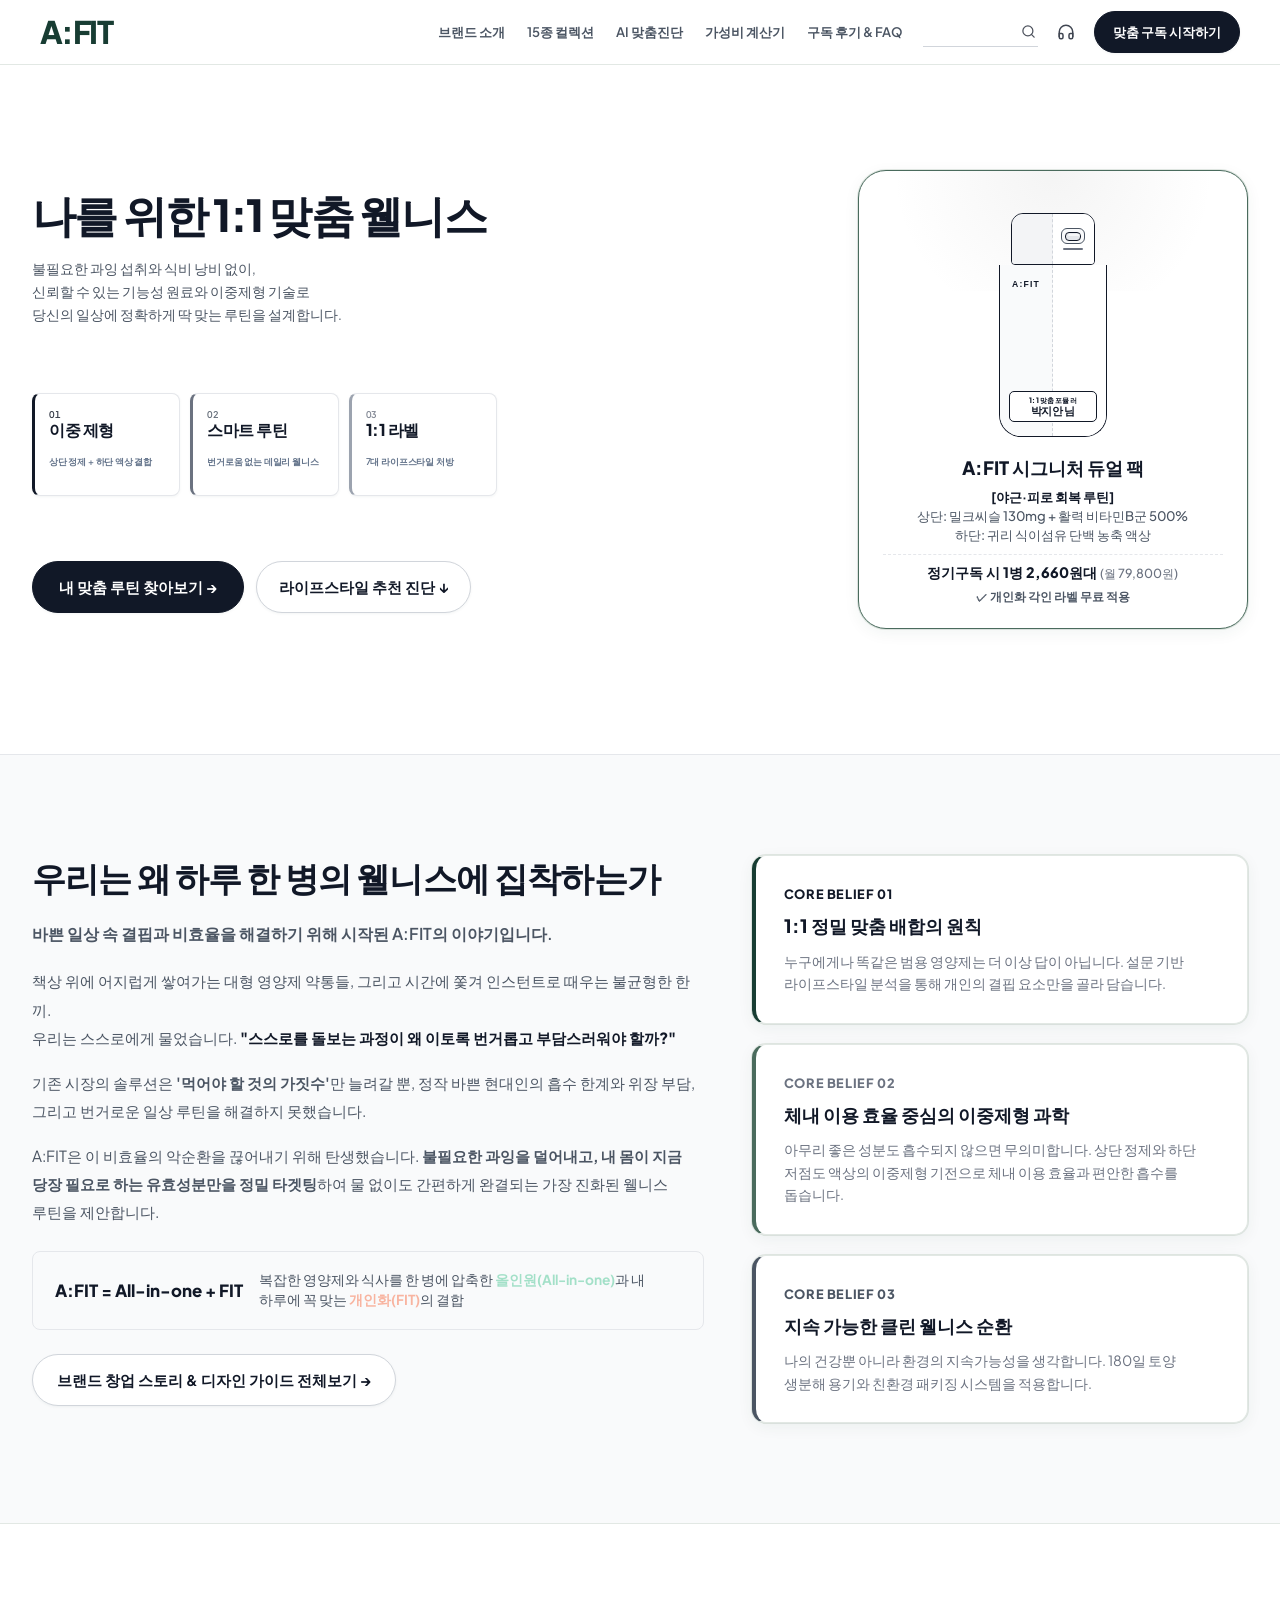
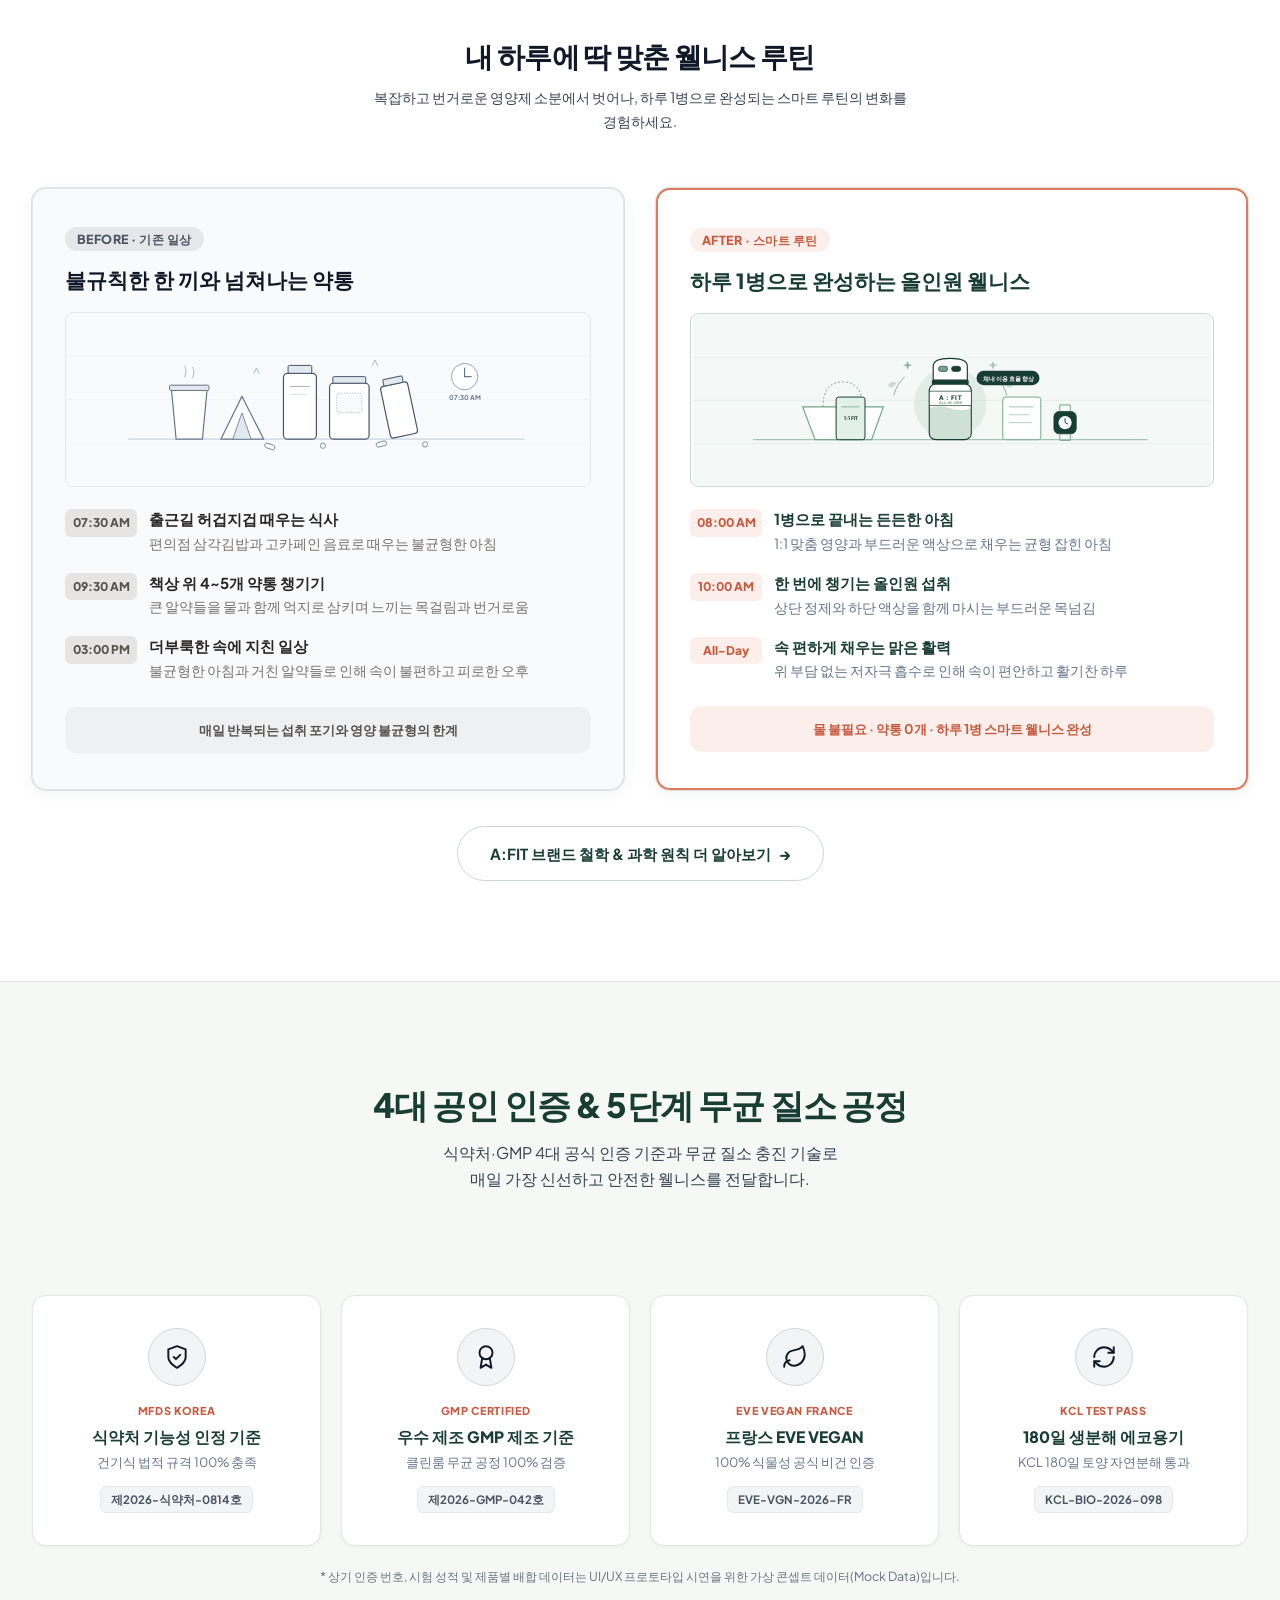
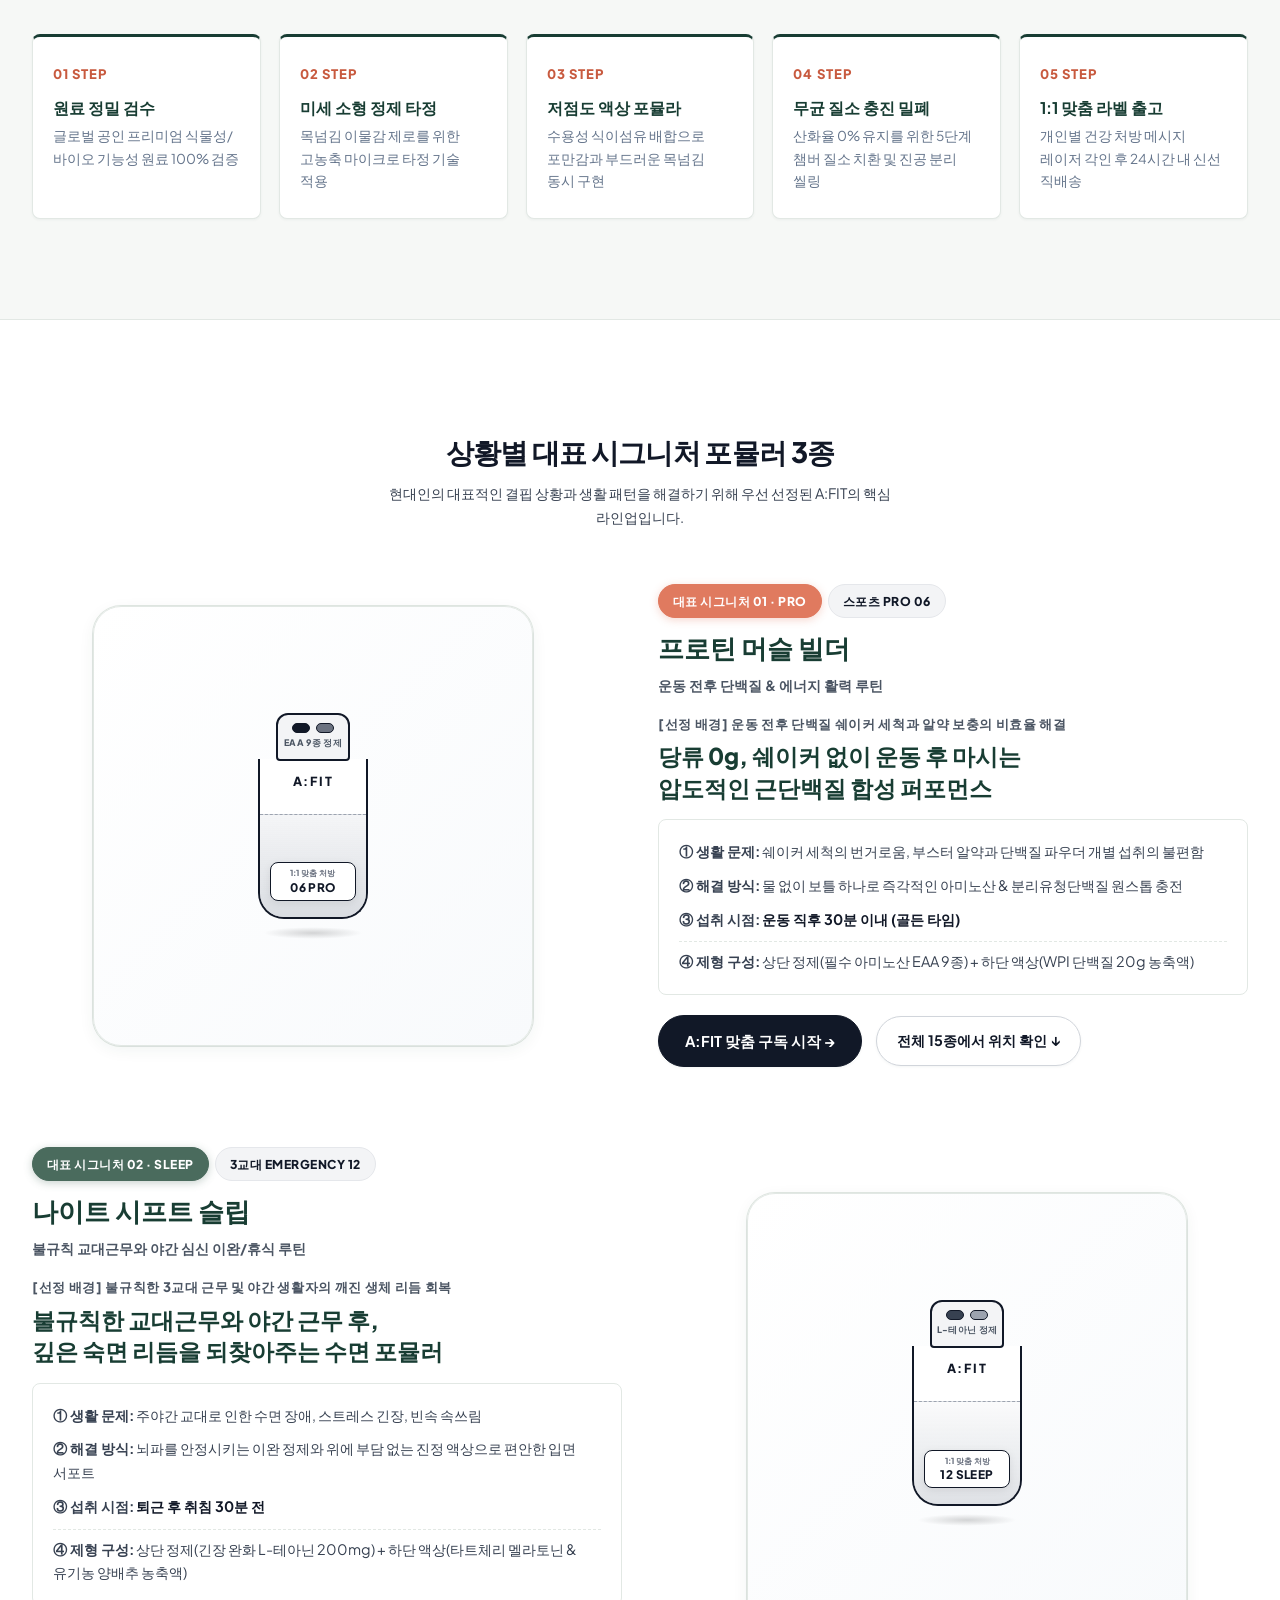
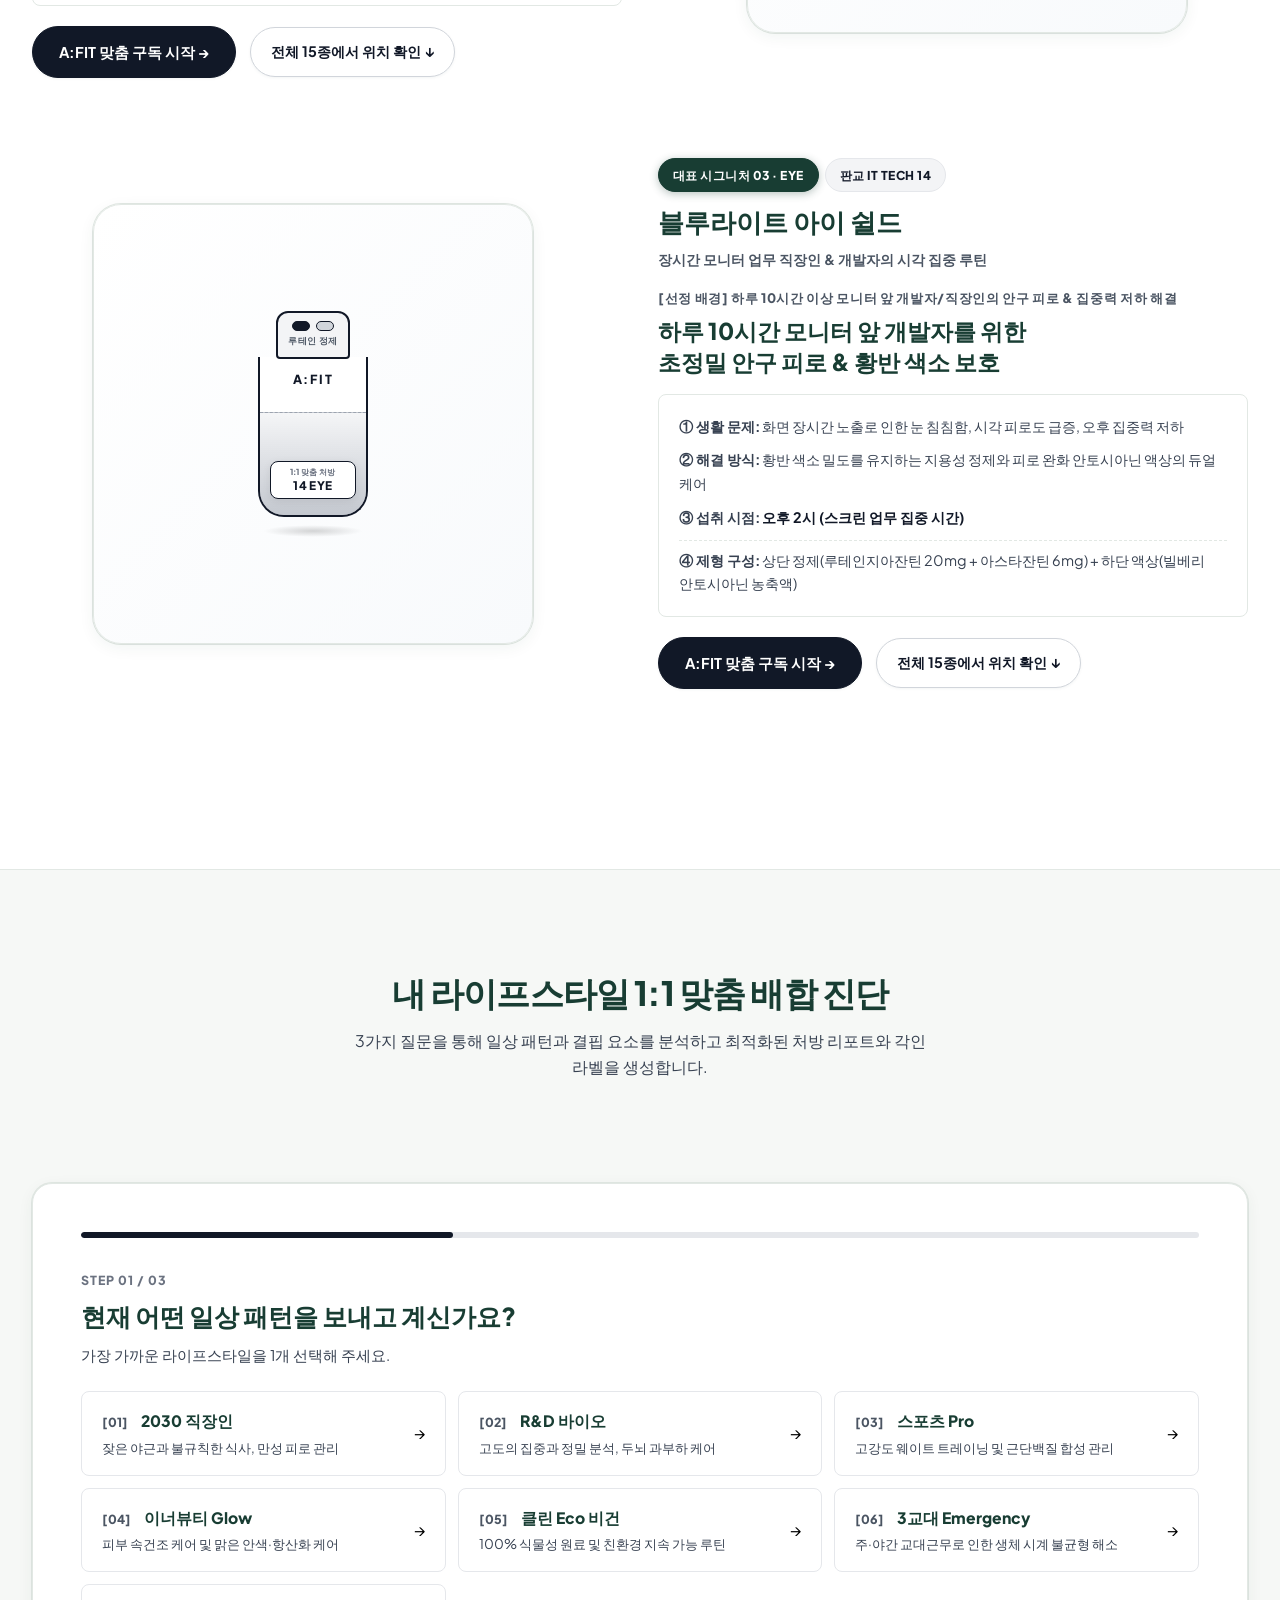
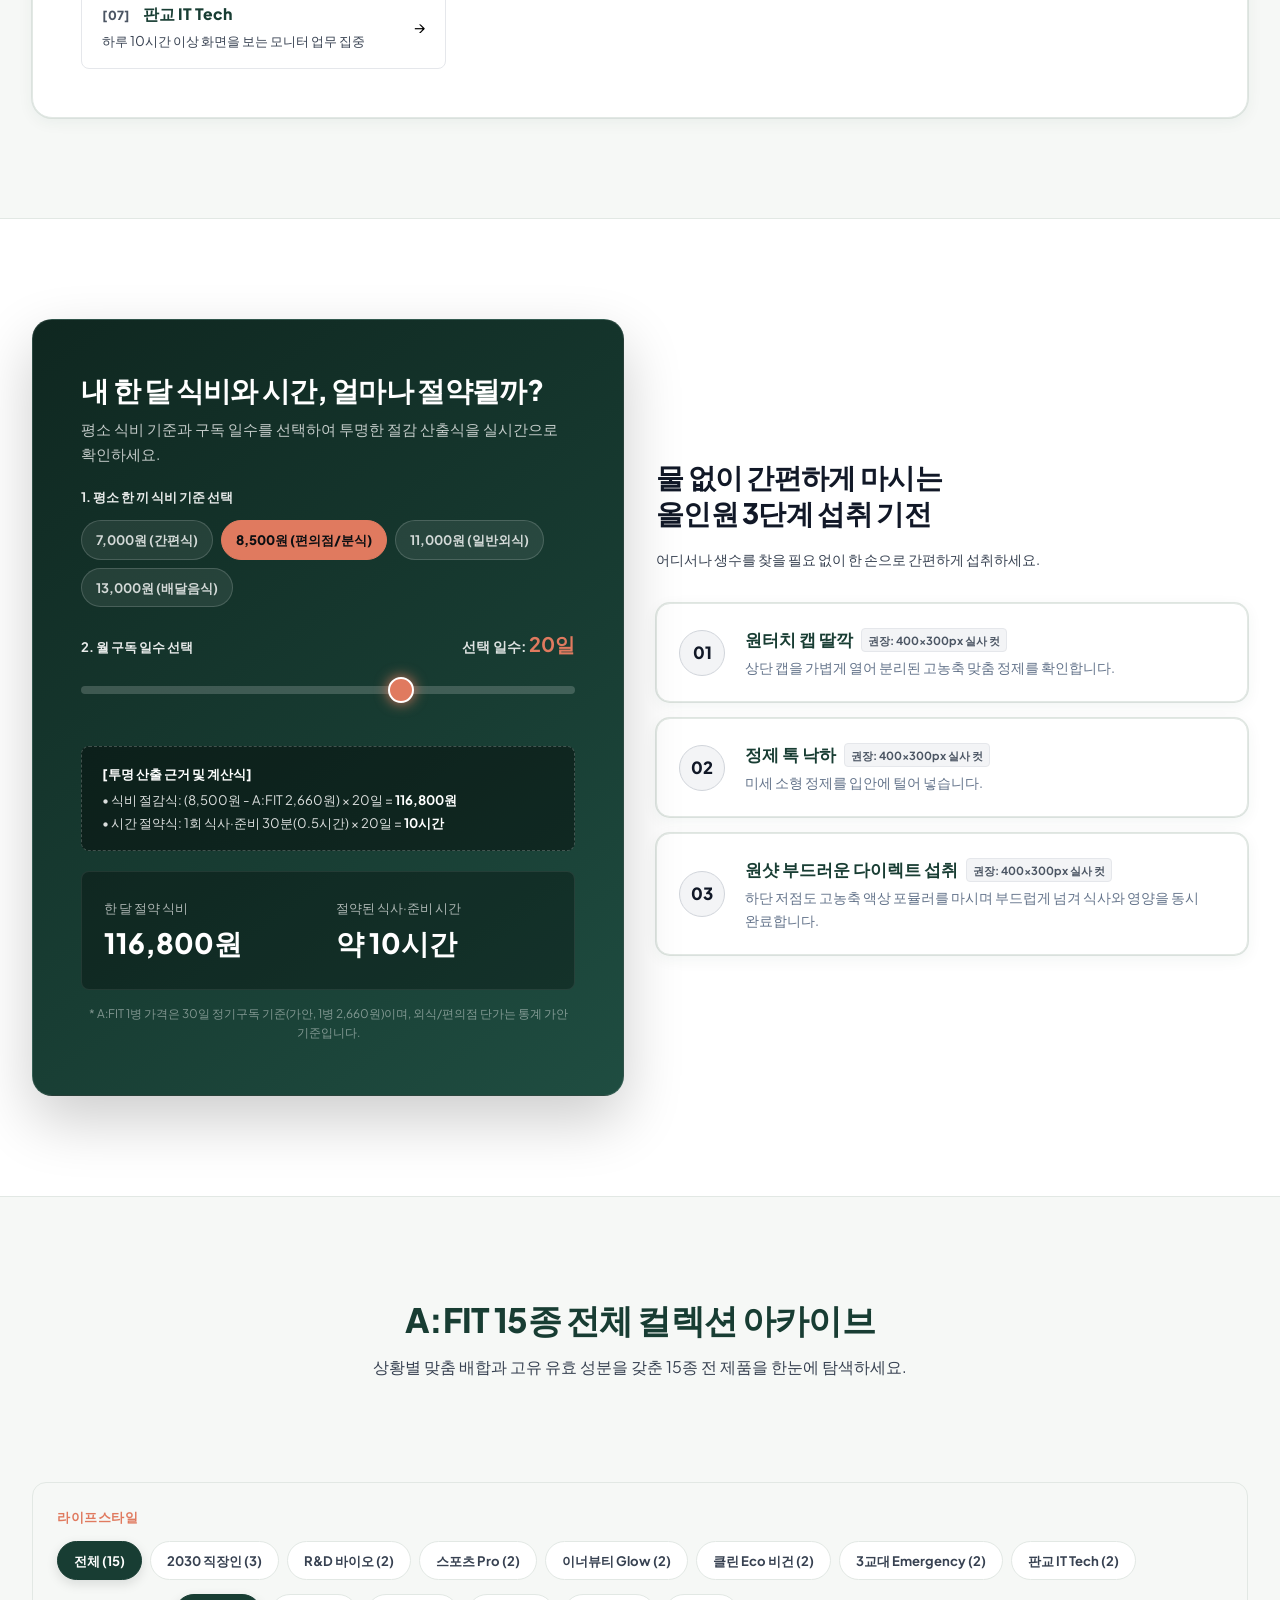
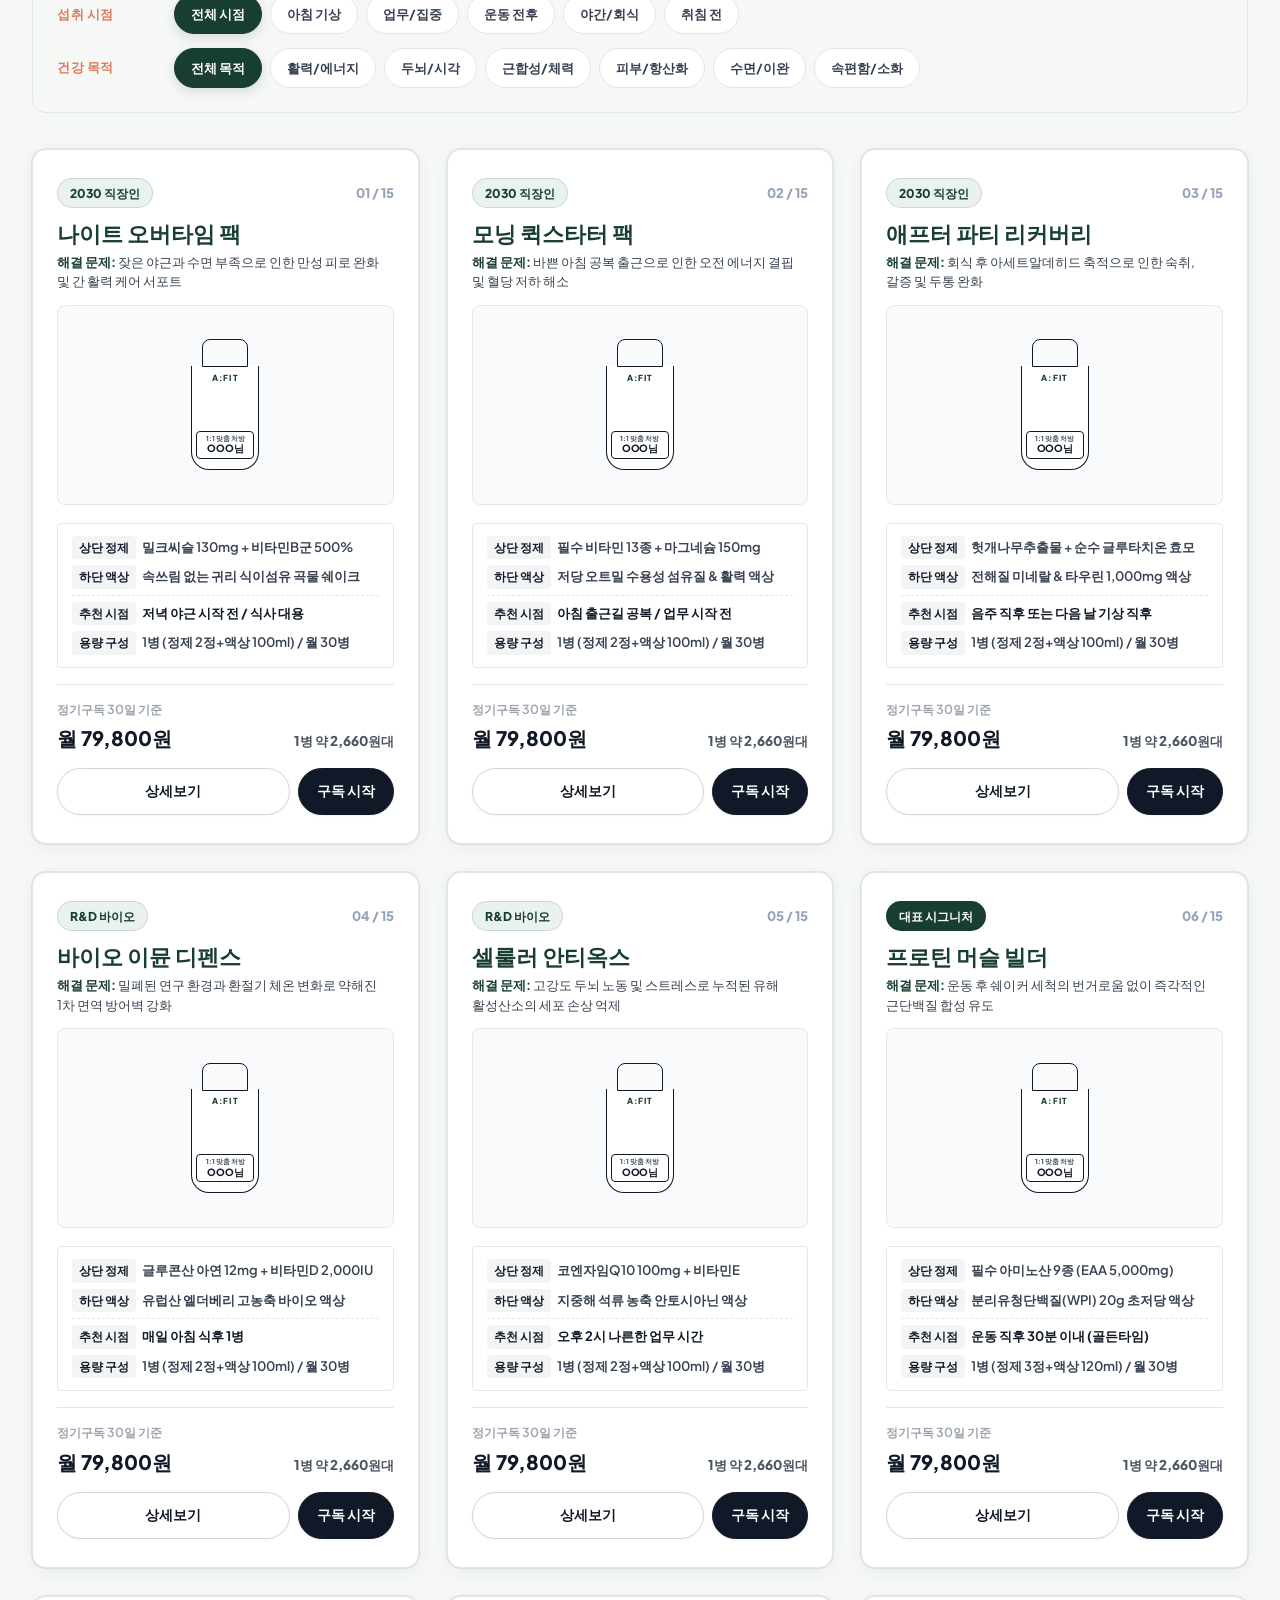
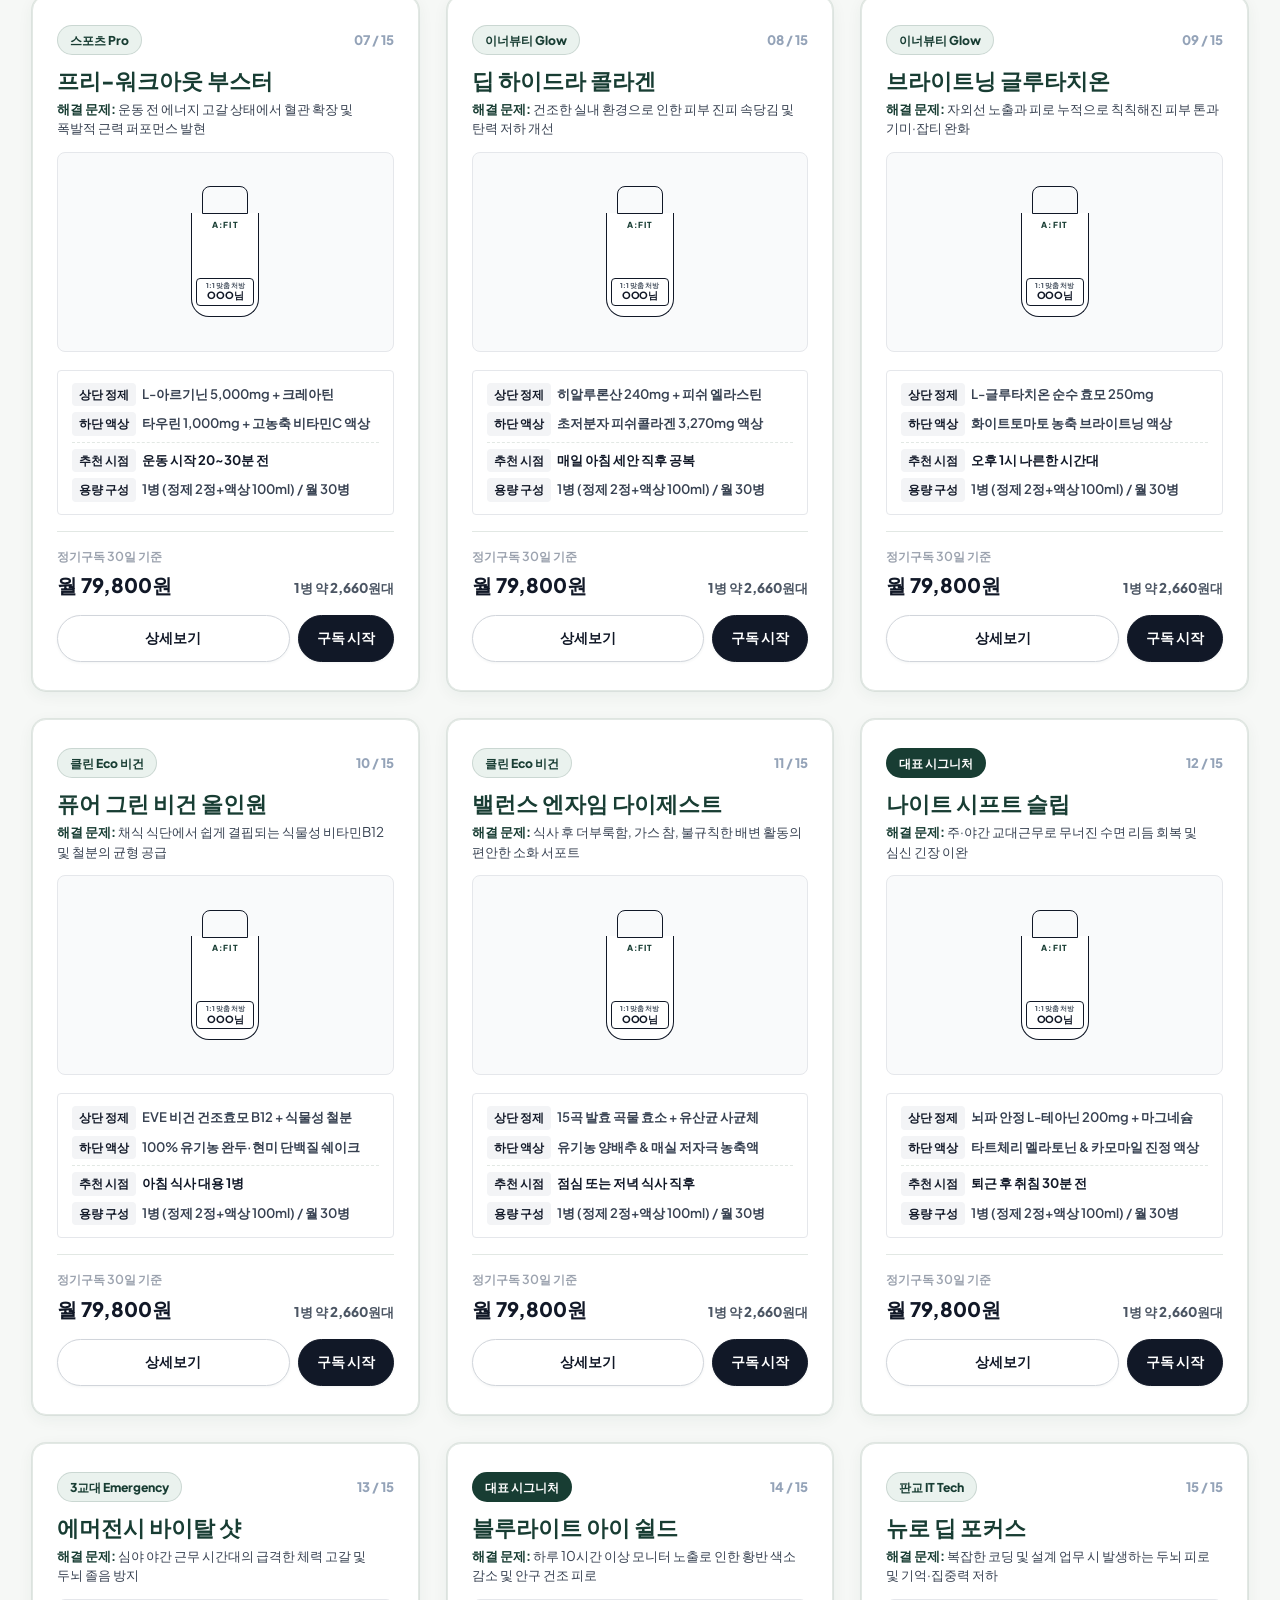
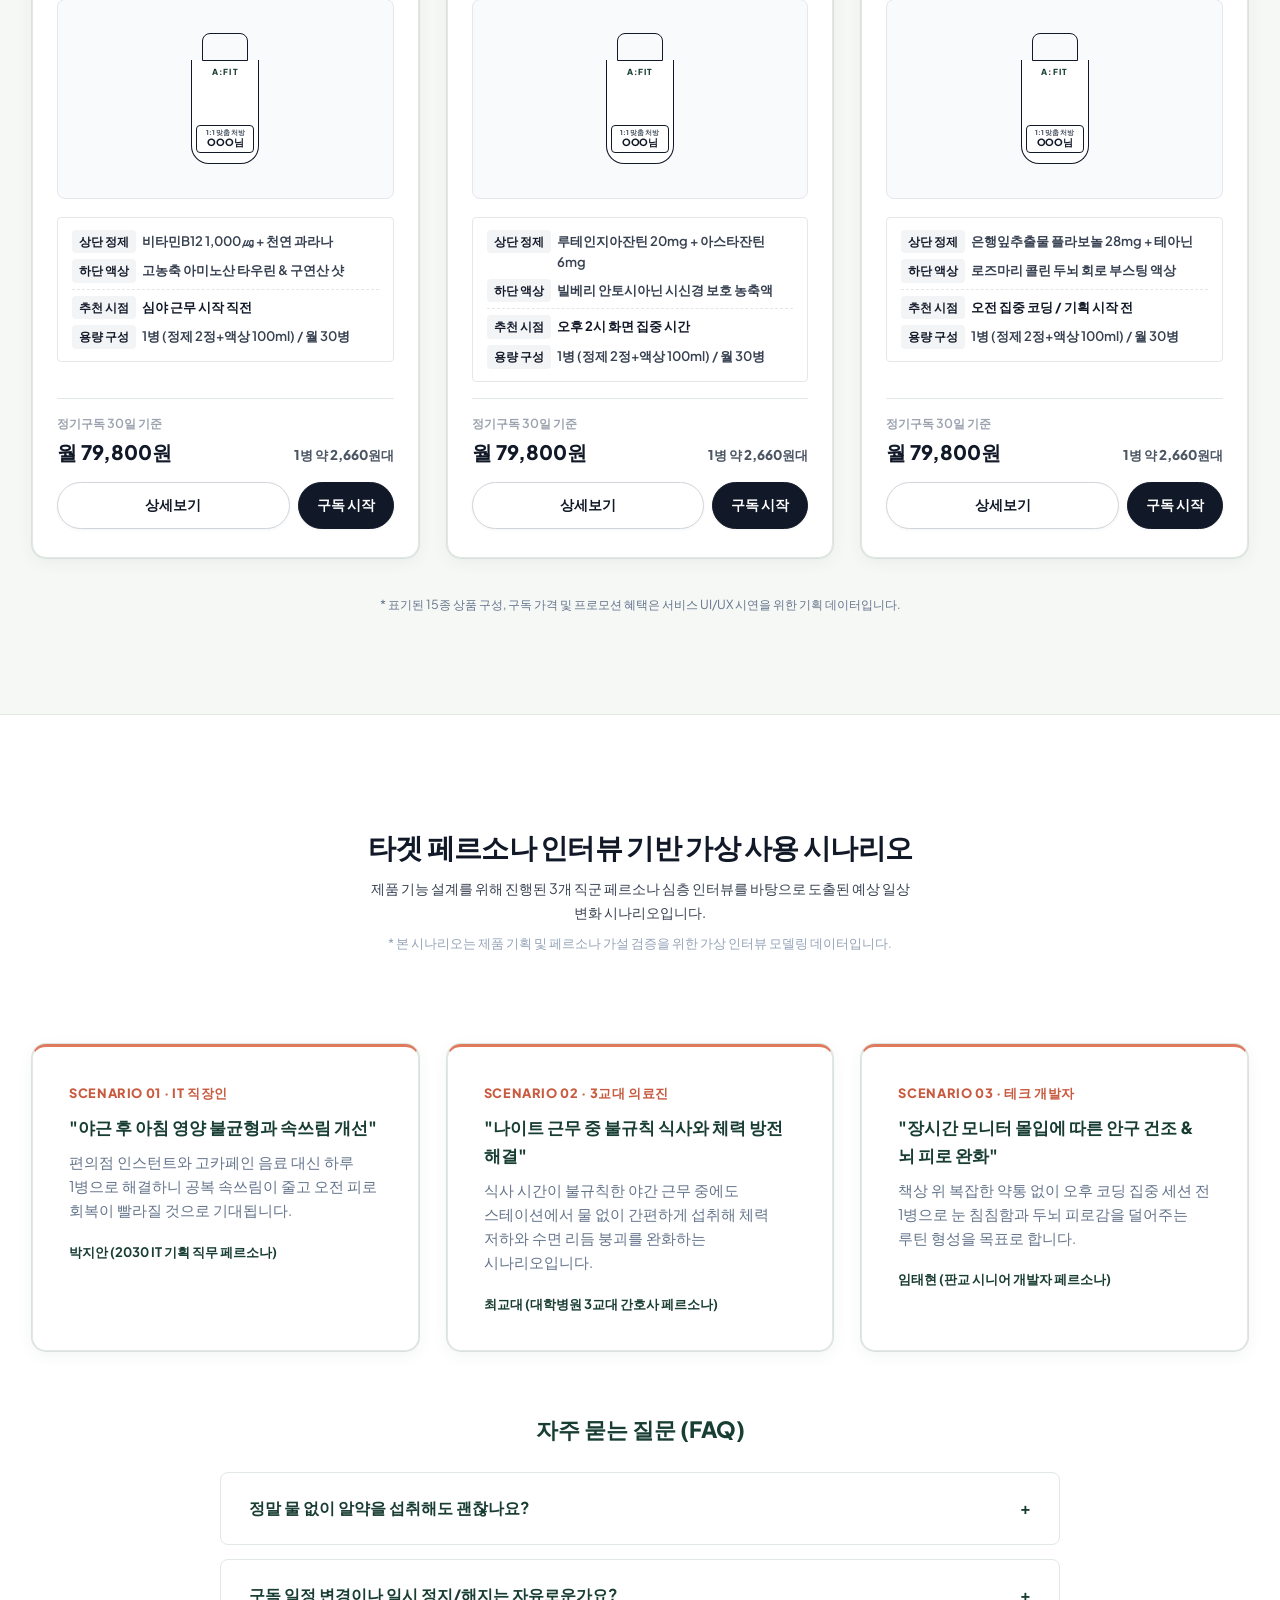
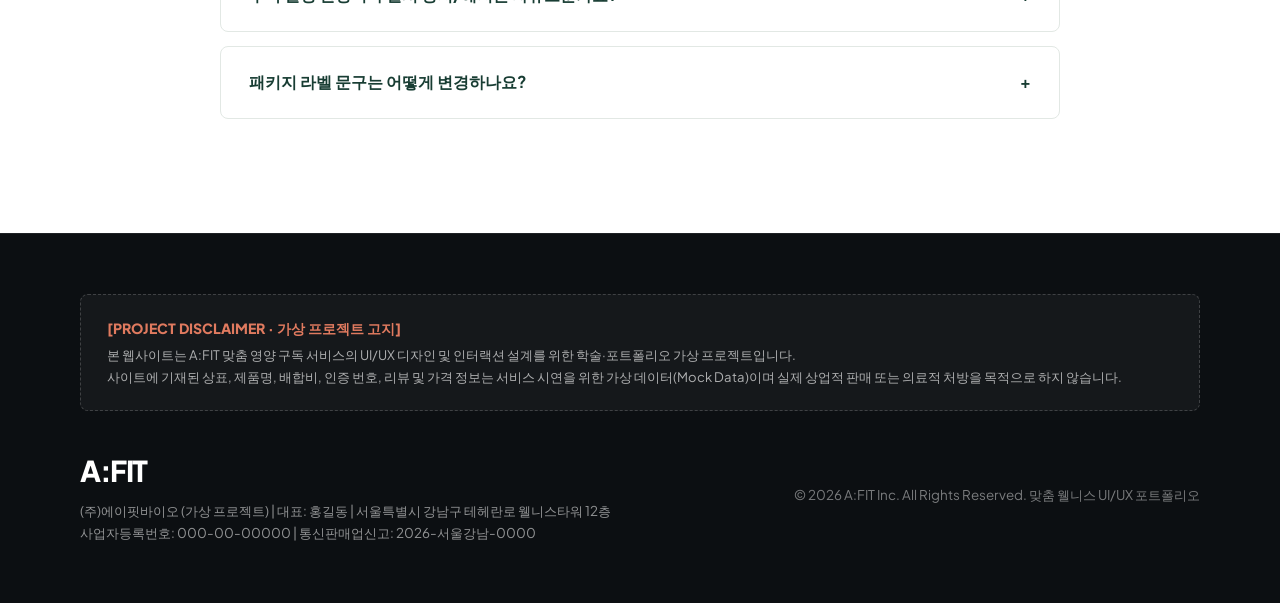
<file: 08.28_디지털디자인_사후_관리/웹디자인_초안.html>
<!doctype html>
<html lang="ko">
<head>
  <meta charset="utf-8">
  <meta name="viewport" content="width=device-width,initial-scale=1">
  <title>A:FIT (에이핏) - 1:1 맞춤 바이오 웰니스 올인원</title>
  <link rel="preconnect" href="https://fonts.googleapis.com">
  <link rel="preconnect" href="https://fonts.gstatic.com" crossorigin>
  <link href="https://fonts.googleapis.com/css2?family=Plus+Jakarta+Sans:ital,wght@0,300;0,400;0,500;0,600;0,700;0,800;1,800&family=Pretendard:wght@300;400;500;600;700;800;900&display=swap" rel="stylesheet">
  <style>
    /* =========================================================
       A:FIT 100% Monochromatic Wireframe Design System
       Primary: #111827 (Wireframe Dark Charcoal Black)
       Accent: #6B7280 (Wireframe Mid Gray)
       Background: #FFFFFF (Pure White Canvas)
       Card/Surface: #FFFFFF (Pure White)
       Border: #E5E7EB (Wireframe Outline)
       ========================================================= */
    :root {
      --primary: #183D33;             /* A:FIT Signature Deep Forest Green */
      --primary-rgb: 24, 61, 51;
      --primary-light: #255A4C;
      --primary-dark: #0F2720;
      --primary-soft: rgba(24, 61, 51, 0.08);
      --primary-tint: #EAF2EE;
      --accent: #E07A5F;              /* Vitality Warm Amber / Coral */
      --accent-rgb: 224, 122, 95;
      --accent-dark: #C85A3F;
      --accent-deep: #183D33;
      --accent-soft: rgba(224, 122, 95, 0.12);
      --secondary: #4A6B5D;           /* Bio Sage Green */
      --secondary-rgb: 74, 107, 93;
      --secondary-light: #6A8F80;
      --secondary-soft: rgba(74, 107, 93, 0.12);
      --bg: #FFFFFF;                  /* Main Canvas: Pure White */
      --bg-subtle: #F6F8F6;           /* Sub Canvas: Subtle Bio Sage Tint */
      --card: #FFFFFF;                /* Card Surface: Pure White */
      --card-muted: #F0F5F2;
      --border: #E2E8E4;              /* Soft Bio Border Line */
      --border-strong: #CBD8D2;
      --border-accent: #4A6B5D;
      --text: #111827;
      --text-body: #374151;
      --text-muted: #64748B;
      --text-light: #94A3B8;
      --text-canvas-title: #183D33;
      --text-canvas-lead: #4B5563;
      --shadow-subtle: 0 1px 3px rgba(24, 61, 51, 0.05);
      --shadow-card: 0 4px 16px rgba(24, 61, 51, 0.06), 0 0 0 1px #E2E8E4;
      --shadow-hover: 0 12px 28px rgba(24, 61, 51, 0.12), 0 0 0 1px #4A6B5D;
      --shadow-glow: 0 0 20px rgba(224, 122, 95, 0.25);
      --radius-xl: 20px;
      --radius: 14px;
      --radius-sm: 8px;
      --radius-xs: 4px;
      --transition: all 0.25s ease;
    }

    * { box-sizing: border-box; margin: 0; padding: 0; }
    html { scroll-behavior: smooth; }
    body {
      background: var(--bg);
      color: var(--text-body);
      font-family: 'Plus Jakarta Sans', 'Pretendard', -apple-system, BlinkMacSystemFont, sans-serif;
      line-height: 1.65;
      -webkit-font-smoothing: antialiased;
      -moz-osx-font-smoothing: grayscale;
      word-break: keep-all;
      overflow-x: hidden;
      position: relative;
    }

    button, input, select, textarea { font: inherit; }
    button { cursor: pointer; }

    /* Wide Desktop Container (1320px Standard - 웹디자인 최종본 100% 동일 사양) */
    .wrap-wide {
      width: 100%;
      max-width: 1320px;
      margin: 0 auto;
      padding: 0 32px;
      position: relative;
      z-index: 1;
    }

    /* Floating Wireframe Header (슬림 60px & 화이트 와이어프레임 GNB) */
    .top-full {
      position: sticky;
      top: 0;
      z-index: 1000;
      background: rgba(255, 255, 255, 0.95);
      backdrop-filter: blur(12px);
      border-bottom: 1px solid var(--border);
      width: 100%;
      padding: 0 40px;
      transition: var(--transition);
    }
    nav.nav-wide {
      min-height: 64px;
      display: flex;
      justify-content: space-between;
      align-items: center;
      width: 100%;
    }
    .brand-group {
      display: inline-flex;
      align-items: center;
      text-decoration: none;
      background: none;
      padding: 0;
      box-shadow: none;
      transition: var(--transition);
    }
    .brand-group strong {
      font-size: 1.95rem;
      font-weight: 900;
      letter-spacing: -0.05em;
      color: var(--primary);
      line-height: 1;
      transition: var(--transition);
    }

    /* 우측 내비게이션 + CTA 버튼 그룹 */
    .header-right-nav-group {
      display: flex;
      align-items: center;
      gap: 20px;
    }
    .links-wide {
      display: flex;
      align-items: center;
      gap: 22px;
    }
    .links-wide a {
      text-decoration: none;
      color: #4B5563;
      font-weight: 600;
      font-size: 0.82rem;
      transition: var(--transition);
      position: relative;
      padding: 6px 0;
    }
    .links-wide a:hover {
      color: #111827;
    }
    .links-wide a.active {
      color: #111827;
      font-weight: 700;
    }
    .links-wide a::after {
      content: '';
      position: absolute;
      bottom: -2px;
      left: 0;
      width: 0;
      height: 2px;
      background: #111827;
      border-radius: 2px;
      transition: width 0.3s ease;
    }
    .links-wide a:hover::after,
    .links-wide a.active::after {
      width: 100%;
    }

    /* GNB 우측 액션 그룹 (검색, 상담사, 구독버튼 간격 15px) */
    .gnb-actions-wrap {
      display: flex;
      align-items: center;
      gap: 15px;
    }

    /* GNB 인라인 검색창 및 상담사 아이콘 */
    .gnb-search-wrap {
      display: inline-flex;
      align-items: center;
      gap: 6px;
      padding: 4px 2px;
      border-bottom: 1.5px solid #D1D5DB;
      transition: border-color 0.3s ease;
    }
    .gnb-search-wrap:focus-within {
      border-bottom-color: #111827;
    }
    .gnb-search-wrap .gnb-icon {
      color: #111827;
      opacity: 0.75;
      flex-shrink: 0;
      cursor: pointer;
      transition: var(--transition);
    }
    .gnb-search-wrap:hover .gnb-icon {
      opacity: 1;
      color: #111827;
    }
    .gnb-search-input {
      background: transparent;
      border: none;
      outline: none;
      color: #111827;
      font-size: 0.82rem;
      font-family: inherit;
      width: 90px;
      transition: width 0.3s ease;
    }
    .gnb-search-input:focus {
      width: 125px;
    }
    .gnb-consult-btn {
      display: inline-flex;
      align-items: center;
      justify-content: center;
      background: transparent;
      border: none;
      color: #111827;
      opacity: 0.80;
      cursor: pointer;
      padding: 4px;
      transition: var(--transition);
    }
    .gnb-consult-btn:hover {
      opacity: 1;
      color: #111827;
      transform: translateY(-1px);
    }

    /* Buttons & Badges */
    .btn {
      display: inline-flex;
      align-items: center;
      justify-content: center;
      gap: 8px;
      padding: 13px 26px;
      border-radius: 999px;
      font-weight: 700;
      font-size: 0.92rem;
      text-decoration: none;
      border: 1px solid transparent;
      transition: var(--transition);
      white-space: nowrap;
    }
    .btn-gnb {
      padding: 9px 18px;
      font-size: 0.84rem;
      font-weight: 700;
      background: #111827 !important;
      color: #FFFFFF !important;
      border: 1px solid #111827 !important;
    }
    .btn-gnb:hover {
      background: #374151 !important;
      color: #FFFFFF !important;
      border-color: #374151 !important;
      transform: translateY(-1px);
    }
    .btn.primary {
      background: #111827;
      color: #FFFFFF;
      border: 1px solid #111827;
      box-shadow: var(--shadow-subtle);
      transition: var(--transition);
    }
    .btn.primary:hover {
      background: #374151;
      color: #FFFFFF;
      border-color: #374151;
      transform: translateY(-2px);
    }
    .btn.secondary {
      background: #FFFFFF;
      color: #111827;
      border: 1.5px solid #D1D5DB;
      box-shadow: var(--shadow-subtle);
      transition: var(--transition);
    }
    .btn.secondary:hover {
      background: #F3F4F6;
      border-color: #111827;
      color: #111827;
      transform: translateY(-2px);
    }
    .card .btn.secondary,
    .diag-quiz-container .btn.secondary,
    .prd-card .btn.secondary,
    .product-card .btn.secondary,
    .modal-dialog .btn.secondary,
    .modal-box .btn.secondary,
    .modal .btn.secondary {
      background: #FFFFFF;
      color: #111827;
      border: 1.5px solid #D1D5DB;
    }
    .card .btn.secondary:hover,
    .diag-quiz-container .btn.secondary:hover,
    .prd-card .btn.secondary:hover,
    .product-card .btn.secondary:hover,
    .modal-dialog .btn.secondary:hover,
    .modal-box .btn.secondary:hover,
    .modal .btn.secondary:hover {
      background: #F3F4F6;
      border-color: #111827;
      color: #111827;
      transform: translateY(-2px);
      box-shadow: none;
    }
    .btn.accent {
      background: #111827;
      color: #FFFFFF;
      border: 1px solid #111827;
    }
    .btn.accent:hover {
      background: #374151;
      transform: translateY(-2px);
      box-shadow: none;
    }
    .btn-brand-story {
      display: inline-flex;
      align-items: center;
      gap: 8px;
      padding: 14px 32px;
      border-radius: 999px;
      font-weight: 700;
      font-size: 0.95rem;
      text-decoration: none;
      background: var(--card);
      color: var(--primary);
      border: 1px solid var(--border-strong);
      box-shadow: none;
      transition: all 0.3s cubic-bezier(0.16, 1, 0.3, 1);
    }
    .btn-brand-story:hover {
      background: #FFFFFF;
      color: var(--primary);
      border-color: var(--primary);
      transform: translateY(-2px);
      box-shadow: none;
    }

    .tag {
      display: inline-flex;
      align-items: center;
      gap: 6px;
      font-size: 0.76rem;
      font-weight: 800;
      letter-spacing: 0.04em;
      text-transform: uppercase;
      color: #111827;
      background: #F3F4F6;
      padding: 6px 14px;
      border-radius: 999px;
      border: 1px solid #E5E7EB;
      width: fit-content;
    }
    .tag-dot {
      width: 6px;
      height: 6px;
      background: #111827;
      border-radius: 50%;
    }

    /* Editorial Typography */
    h1 {
      font-size: clamp(1.95rem, 2.7vw, 2.55rem);
      line-height: 1.28;
      color: #111827;
      font-weight: 800;
      letter-spacing: -0.03em;
      margin: 16px 0 18px;
    }
    h2 {
      font-size: clamp(1.55rem, 2.2vw, 1.95rem);
      line-height: 1.28;
      color: #111827;
      font-weight: 800;
      letter-spacing: -0.025em;
      margin-bottom: 12px;
    }
    .lead {
      font-size: 0.90rem;
      line-height: 1.65;
      color: var(--text-body);
      max-width: 560px;
      font-weight: 400;
    }

    /* Section Structure */
    section {
      padding: 100px 0;
      border-top: 1px solid var(--border);
      position: relative;
    }
    .section-header {
      margin-bottom: 54px;
    }
    .section-header h2 {
      margin-top: 14px;
      margin-bottom: 12px;
    }
    .section-header.center {
      text-align: center;
      display: flex;
      flex-direction: column;
      align-items: center;
    }

    /* 1. Hero Section Grid */
    .hero-wide-grid {
      display: grid;
      grid-template-columns: 1.18fr 0.82fr;
      gap: 40px;
      align-items: stretch;
      width: 100%;
    }
    .metrics-pill-group {
      display: flex;
      gap: 10px;
      margin: 32px 0 32px;
      max-width: 465px;
      width: 100%;
    }
    .metric-pill-item {
      background: #FFFFFF;
      border: 1px solid #E5E7EB;
      border-radius: var(--radius-sm);
      padding: 15px 12px 25px 14px;
      flex: 1;
      min-width: 0;
      box-shadow: var(--shadow-subtle);
      transition: var(--transition);
      border-left: 3px solid #111827;
    }
    .metric-pill-item:nth-child(1) { border-left-color: #111827; }
    .metric-pill-item:nth-child(2) { border-left-color: #6B7280; }
    .metric-pill-item:nth-child(3) { border-left-color: #9CA3AF; }
    .metric-pill-item:hover {
      transform: translateY(-2px);
      box-shadow: var(--shadow-card);
    }
    .metric-pill-item strong {
      font-size: 1.02rem;
      color: #111827;
      display: block;
      font-weight: 800;
      letter-spacing: -0.03em;
      line-height: 1.2;
      margin-bottom: 15px;
    }
    .metric-num {
      font-size: 0.88rem;
      font-weight: 800;
      margin-right: 4px;
      display: inline-block;
      opacity: 0.85;
      font-variant-numeric: tabular-nums;
    }
    .metric-pill-item:nth-child(1) .metric-num { color: #111827; }
    .metric-pill-item:nth-child(2) .metric-num { color: #4B5563; }
    .metric-pill-item:nth-child(3) .metric-num { color: #6B7280; }
    .metric-pill-item span {
      font-size: 0.58rem;
      color: var(--text-muted);
      font-weight: 600;
      white-space: nowrap;
      display: block;
      letter-spacing: -0.02em;
    }

    /* Naming Identity Formula (AFITW-105) */
    .naming-formula-box {
      background: #F9FAFB;
      border: 1px solid #D1D5DB;
      border-radius: var(--radius-sm);
      padding: 16px 20px;
      display: flex;
      align-items: center;
      gap: 14px;
      margin-top: 24px;
    }
    .formula-tag {
      background: #111827;
      color: #FFFFFF;
      font-weight: 900;
      font-size: 0.78rem;
      padding: 6px 12px;
      border-radius: 6px;
      letter-spacing: 0.03em;
      white-space: nowrap;
      flex-shrink: 0;
    }
    .formula-text {
      font-size: 0.91rem;
      font-weight: 700;
      color: #111827;
      line-height: 1.45;
    }
    .formula-text span {
      color: #4B5563;
      font-weight: 800;
    }

    /* Routine Transformation (AFITW-110) */
    .transformation-grid {
      display: grid;
      grid-template-columns: repeat(2, 1fr);
      gap: 32px;
      margin-top: 40px;
    }
    .routine-card {
      background: #FFFFFF;
      border-radius: var(--radius);
      padding: 36px 32px;
      box-shadow: var(--shadow-card);
      border: 1px solid var(--border);
      position: relative;
      transition: var(--transition);
    }
    .routine-card:hover {
      transform: translateY(-4px);
      box-shadow: var(--shadow-hover);
    }
    .routine-card.after-card {
      background: #F9FAFB;
      border: 2px solid #111827;
      box-shadow: var(--shadow-card);
    }
    .routine-timeline {
      display: flex;
      flex-direction: column;
      gap: 18px;
      margin-top: 24px;
    }
    .timeline-step {
      display: flex;
      gap: 16px;
      align-items: flex-start;
    }
    .timeline-time {
      font-size: 0.84rem;
      font-weight: 800;
      color: var(--accent-dark);
      width: 50px;
      flex-shrink: 0;
      padding-top: 2px;
    }
    .timeline-desc strong {
      display: block;
      font-size: 0.95rem;
      color: var(--primary);
      margin-bottom: 2px;
    }
    .timeline-desc p {
      font-size: 0.86rem;
      color: var(--text-muted);
      line-height: 1.45;
    }

    /* 4대 공인 인증 씰 & 5단계 무균 공정 타임라인 (AFITW-120) */
    .trust-seals-grid {
      display: grid;
      grid-template-columns: repeat(4, 1fr);
      gap: 20px;
      margin-top: 36px;
    }
    .seal-card {
      background: #FFFFFF;
      border: 1px solid var(--border);
      border-radius: var(--radius-sm);
      padding: 24px 20px;
      text-align: center;
      box-shadow: var(--shadow-subtle);
      transition: var(--transition);
    }
    .seal-card:hover {
      transform: translateY(-3px);
      box-shadow: var(--shadow-card);
      border-color: var(--accent);
    }
    .seal-badge {
      font-size: 0.72rem;
      font-weight: 800;
      color: #374151;
      background: #F3F4F6;
      padding: 4px 10px;
      border-radius: 999px;
      display: inline-block;
      margin-bottom: 12px;
      letter-spacing: 0.02em;
    }
    .seal-title {
      font-size: 1.05rem;
      font-weight: 800;
      color: var(--primary);
      margin-bottom: 6px;
    }
    .seal-code {
      font-family: monospace;
      font-size: 0.76rem;
      color: var(--text-muted);
      background: var(--bg-subtle);
      padding: 3px 8px;
      border-radius: 4px;
      display: inline-block;
    }

    .process-timeline-row {
      display: grid;
      grid-template-columns: repeat(5, 1fr);
      gap: 16px;
      margin-top: 48px;
      position: relative;
    }
    .process-step-item {
      background: #FFFFFF;
      border: 1px solid var(--border);
      border-radius: var(--radius-sm);
      padding: 20px 16px;
      position: relative;
      box-shadow: var(--shadow-subtle);
      transition: var(--transition);
    }
    .process-step-item:hover {
      transform: translateY(-3px);
      box-shadow: var(--shadow-card);
      border-color: var(--accent);
    }
    .step-num {
      font-size: 0.74rem;
      font-weight: 900;
      color: var(--accent);
      letter-spacing: 0.05em;
      margin-bottom: 6px;
      display: block;
    }
    .step-title {
      font-size: 0.95rem;
      font-weight: 800;
      color: var(--primary);
      margin-bottom: 4px;
    }
    .step-desc {
      font-size: 0.80rem;
      color: var(--text-muted);
      line-height: 1.4;
    }
    /* AFITW-110: SVG Wireframe Illustration Box (Slim 600×200 Banner) */
    .wireframe-art-box {
      width: 100%;
      aspect-ratio: 600 / 200;
      height: auto;
      border-radius: var(--radius-sm);
      overflow: hidden;
      margin: 14px 0 20px;
      border: 1px solid #E5E7EB;
      box-shadow: inset 0 2px 4px rgba(0,0,0,0.02);
      transition: var(--transition);
      display: block;
    }
    .wireframe-art-box svg {
      width: 100%;
      height: 100%;
      display: block;
    }
    .wireframe-art-box:hover {
      border-color: #9CA3AF;
      transform: scale(1.01);
    }
    .card-after-routine .wireframe-art-box {
      border-color: rgba(118, 165, 140, 0.4);
    }
    .card-after-routine .wireframe-art-box:hover {
      border-color: var(--accent);
    }

    /* BRD-145: Compact Brand Color Palette */
    .compact-color-grid {
      display: grid;
      grid-template-columns: repeat(3, 1fr);
      gap: 20px;
    }
    .compact-color-card {
      background: #FFFFFF;
      border: 1px solid var(--border);
      border-radius: var(--radius-sm);
      padding: 18px 20px;
      display: flex;
      gap: 16px;
      align-items: center;
      box-shadow: var(--shadow-subtle);
      transition: var(--transition);
      cursor: pointer;
    }
    .compact-color-card:hover {
      transform: translateY(-2px);
      box-shadow: var(--shadow-card);
      border-color: var(--accent);
    }
    .compact-color-chip {
      width: 50px;
      height: 50px;
      border-radius: 10px;
      box-shadow: 0 2px 8px rgba(0,0,0,0.08);
      flex-shrink: 0;
    }
    .compact-color-right {
      display: flex;
      flex-direction: column;
      gap: 3px;
      border-left: 1px solid var(--border);
      padding-left: 15px;
      flex: 1;
    }
    .compact-color-name-ko {
      font-size: 0.98rem;
      font-weight: 800;
      color: var(--primary);
      line-height: 1.25;
    }
    .compact-color-sub-row {
      font-family: monospace;
      font-size: 0.78rem;
      font-weight: 700;
      color: var(--accent-dark);
      letter-spacing: -0.01em;
    }
    .compact-color-desc {
      font-size: 0.82rem;
      color: var(--text-muted);
      line-height: 1.45;
      margin: 0;
    }
    @media (max-width: 1024px) {
      .compact-color-grid {
        grid-template-columns: repeat(2, 1fr);
      }
    }
    @media (max-width: 640px) {
      .compact-color-grid {
        grid-template-columns: 1fr;
      }
    }

    /* Minimal High-End Desk Object Preview Card (Slim & Proportion Balanced) */
    .hero-visual-card {
      background: var(--card);
      border: 1px solid var(--border-accent);
      border-radius: 28px;
      padding: 28px 24px 22px;
      text-align: center;
      position: relative;
      box-shadow: var(--shadow-card);
      overflow: hidden;
      transition: var(--transition);
      max-width: 390px;
      margin-left: auto;
      width: 100%;
    }
    .hero-visual-card::before {
      content: '';
      position: absolute;
      top: 0;
      left: 0;
      right: 0;
      height: 120px;
      background: radial-gradient(circle at 50% 0%, rgba(150, 150, 150, 0.10) 0%, transparent 70%);
      pointer-events: none;
    }
    .hero-visual-card:hover {
      transform: translateY(-3px);
      box-shadow: var(--shadow-hover);
      border-color: var(--accent);
    }

    /* Split View Header Badges */
    .split-view-header {
      display: flex;
      align-items: center;
      justify-content: center;
      gap: 8px;
      margin-bottom: 10px;
    }
    .split-view-badge {
      font-size: 0.68rem;
      font-weight: 800;
      padding: 3px 8px;
      border-radius: 999px;
      letter-spacing: -0.01em;
    }
    .split-view-badge.real {
      background: #F3F4F6;
      color: #111827;
      border: 1px solid #D1D5DB;
    }
    .split-view-badge.cutaway {
      background: #FFFFFF;
      color: #4B5563;
      border: 1px solid #D1D5DB;
    }
    .split-view-divider {
      font-size: 0.72rem;
      color: var(--text-muted);
      opacity: 0.6;
    }

    /* Split Cutaway Bottle Canvas */
    .bottle-canvas-box {
      width: 140px;
      height: 226px;
      margin: 6px auto 14px;
      position: relative;
      display: flex;
      flex-direction: column;
      align-items: center;
      transition: transform 0.5s cubic-bezier(0.16, 1, 0.3, 1);
    }
    .hero-visual-card:hover .bottle-canvas-box {
      transform: translateY(-4px) scale(1.02);
    }

    /* Center Split Line (Cutaway Axis) - Removed for clean seamless bottle */
    .bottle-split-axis {
      display: none !important;
    }

    /* 3D Dual Cap (Wireframe Outline Structure) */
    .cap-3d-split {
      width: 84px;
      height: 52px;
      position: relative;
      display: flex;
      border-radius: 12px 12px 4px 4px;
      overflow: hidden;
      box-shadow: none;
      border: 1.5px solid #111827;
      background: #F9FAFB;
      z-index: 5;
    }
    .cap-left-half {
      width: 50%;
      height: 100%;
      background: #F3F4F6;
      display: flex;
      flex-direction: column;
      align-items: center;
      justify-content: center;
      position: relative;
      border-right: 1px dashed #D1D5DB;
    }
    .cap-right-half {
      width: 50%;
      height: 100%;
      background: #FFFFFF;
      display: flex;
      flex-direction: column;
      align-items: center;
      justify-content: center;
      position: relative;
      padding: 4px;
      box-sizing: border-box;
    }
    .cap-pills-left {
      display: flex;
      gap: 3px;
      margin-top: 2px;
    }
    .pill-dot-sm {
      width: 10px;
      height: 6px;
      background: #E5E7EB;
      border: 1px solid #6B7280;
      border-radius: 3px;
    }
    .cutaway-pill-section {
      width: 24px;
      height: 16px;
      background: #F9FAFB;
      border: 1px solid #4B5563;
      border-radius: 6px;
      position: relative;
      display: flex;
      align-items: center;
      justify-content: center;
    }
    .cutaway-pill-core {
      width: 16px;
      height: 9px;
      background: #E5E7EB;
      border: 1px solid #111827;
      border-radius: 4px;
      position: relative;
    }
    .cutaway-pill-core::after {
      content: '';
      position: absolute;
      top: 1px;
      left: 2px;
      width: 12px;
      height: 2px;
      background: rgba(255,255,255,0.7);
      border-radius: 1px;
    }
    .cutaway-drop-valve {
      width: 20px;
      height: 2px;
      background: #6B7280;
      margin-top: 4px;
      border-radius: 1px;
    }

    /* 3D Bottle Body (Wireframe Outline Structure) */
    .bottle-body-split {
      width: 108px;
      height: 172px;
      position: relative;
      display: flex;
      border-radius: 0 0 22px 22px;
      overflow: hidden;
      box-shadow: none;
      border: 1.5px solid #111827;
      border-top: none;
      background: #FFFFFF;
    }
    .bottle-left-half {
      width: 50%;
      height: 100%;
      position: relative;
      overflow: hidden;
      background: #F9FAFB;
      display: flex;
      flex-direction: column;
      justify-content: flex-end;
      padding-bottom: 14px;
      border-right: 1px dashed #D1D5DB;
    }
    .bottle-shoulder-logo {
      position: absolute;
      top: 12px;
      left: 50%;
      transform: translateX(-50%);
      font-family: 'Outfit', sans-serif;
      font-size: 0.54rem;
      font-weight: 900;
      letter-spacing: 0.14em;
      color: #111827;
      pointer-events: none;
      z-index: 5;
      white-space: nowrap !important;
    }
    .bottle-right-half {
      width: 50%;
      height: 100%;
      position: relative;
      overflow: hidden;
      background: #FFFFFF;
      display: flex;
      flex-direction: column;
      justify-content: flex-end;
      padding-bottom: 12px;
    }

    /* Wide Center-Spanning Custom Label */
    .bottle-engrave-label-wide {
      position: absolute;
      bottom: 14px;
      left: 50%;
      transform: translateX(-50%);
      width: 88px;
      z-index: 10;
      background: #FFFFFF;
      padding: 4px 6px;
      border-radius: 5px;
      box-shadow: none;
      border: 1px solid #111827;
      display: flex;
      flex-direction: column;
      align-items: center;
      justify-content: center;
      text-align: center;
      white-space: nowrap !important;
      box-sizing: border-box;
    }

    /* Right Real Cutaway Liquid Layer (Wireframe Clean Cut) */
    .cutaway-liquid-container {
      position: absolute;
      bottom: 0;
      left: -20%;
      width: 140%;
      height: 72%;
      border-radius: 0 0 22px 0;
      z-index: 1;
      background: transparent;
      box-shadow: none;
    }
    .cutaway-liquid-container::before {
      display: none;
    }

    .glass-sheen {
      display: none;
    }

    /* Cards & Grids */
    .card {
      background: var(--card);
      border: 1px solid var(--border);
      border-radius: var(--radius);
      padding: 36px;
      box-shadow: var(--shadow-card);
      transition: var(--transition);
    }
    .card:hover {
      transform: translateY(-4px);
      box-shadow: var(--shadow-hover);
    }
    .grid-2 {
      display: grid;
      grid-template-columns: repeat(2, 1fr);
      gap: 32px;
    }
    .grid-3 {
      display: grid;
      grid-template-columns: repeat(3, 1fr);
      gap: 28px;
    }

    /* 3. Science & 5-Step Process Timeline */
    .trust-card {
      text-align: center;
      padding: 32px 20px;
      border-radius: var(--radius);
      background: var(--card);
      border: 1px solid var(--border);
      box-shadow: var(--shadow-subtle);
      transition: var(--transition);
      display: flex;
      flex-direction: column;
      align-items: center;
      position: relative;
    }
    .trust-card:hover {
      transform: translateY(-4px);
      border-color: #111827;
      box-shadow: var(--shadow-card);
    }
    .trust-seal-icon {
      width: 58px;
      height: 58px;
      margin: 0 auto 16px auto;
      border-radius: 50%;
      background: #F3F4F6;
      border: 1.5px solid #D1D5DB;
      display: flex;
      align-items: center;
      justify-content: center;
      color: #111827;
      box-shadow: none;
      transition: var(--transition);
    }
    .trust-card:hover .trust-seal-icon {
      background: #111827;
      color: #FFFFFF;
      border-color: #111827;
      transform: scale(1.05);
      box-shadow: none;
    }
    .trust-reg-badge {
      font-size: 0.72rem;
      font-weight: 700;
      color: #4B5563;
      background: #F3F4F6;
      padding: 3px 10px;
      border-radius: 6px;
      border: 1px solid #E5E7EB;
      margin-top: auto;
    }

    .process-timeline {
      display: grid;
      grid-template-columns: repeat(5, 1fr);
      gap: 18px;
    }
    .process-step-item {
      background: var(--card);
      border: 1px solid var(--border);
      border-radius: var(--radius-sm);
      padding: 26px 20px;
      position: relative;
      box-shadow: var(--shadow-subtle);
      transition: var(--transition);
      border-top: 3px solid var(--primary);
    }
    .process-step-item:hover {
      transform: translateY(-3px);
      border-top-color: var(--accent);
      box-shadow: var(--shadow-card);
    }
    .process-step-num {
      font-size: 0.82rem;
      font-weight: 800;
      letter-spacing: 0.08em;
      color: var(--accent-dark);
      margin-bottom: 10px;
    }

    /* 4. Split Alternating Spotlight Rows */
    .spotlight-row {
      display: grid;
      grid-template-columns: 1fr 1.05fr;
      gap: 64px;
      align-items: center;
      margin-bottom: 80px;
    }
    .spotlight-row.reverse {
      grid-template-columns: 1.05fr 1fr;
    }
    .spotlight-img-box {
      background: linear-gradient(135deg, #FFFFFF 0%, #F8FAFC 100%);
      border: 1px solid var(--border);
      border-radius: 28px;
      aspect-ratio: 1 / 1;
      max-width: 440px;
      width: 100%;
      margin: 0 auto;
      display: flex;
      flex-direction: column;
      align-items: center;
      justify-content: center;
      position: relative;
      overflow: hidden;
      box-shadow: var(--shadow-card);
      transition: var(--transition);
      padding: 30px;
      box-sizing: border-box;
    }
    .spotlight-img-box:hover {
      border-color: var(--accent);
      transform: translateY(-4px);
      box-shadow: var(--shadow-hover);
    }

    /* 5. 3-Step Interactive Diagnostic Quiz (Clean & High-End) */
    .diag-quiz-container {
      background: var(--card);
      border: 1px solid var(--border);
      border-radius: var(--radius-xl);
      padding: 48px;
      box-shadow: var(--shadow-card);
      position: relative;
    }
    .diag-progress-track {
      width: 100%;
      height: 6px;
      background: #E5E7EB;
      border-radius: 999px;
      margin: 0 0 32px;
      overflow: hidden;
      position: relative;
    }
    .diag-progress-bar {
      height: 100%;
      width: 33.3%;
      background: #111827;
      border-radius: 999px;
      transition: width 0.4s ease;
    }
    .diag-step-header {
      margin-bottom: 24px;
    }
    .diag-step-num {
      font-size: 0.78rem;
      font-weight: 800;
      color: #6B7280;
      letter-spacing: 0.08em;
      text-transform: uppercase;
      margin-bottom: 6px;
    }
    .diag-step-title {
      font-size: 1.55rem;
      font-weight: 800;
      color: var(--primary);
      margin-bottom: 6px;
    }
    .diag-step-sub {
      font-size: 0.92rem;
      color: var(--text-body);
    }
    .diag-options-grid {
      display: grid;
      grid-template-columns: repeat(auto-fit, minmax(280px, 1fr));
      gap: 12px;
    }
    .diag-option-btn {
      display: flex;
      align-items: center;
      justify-content: space-between;
      padding: 16px 20px;
      border-radius: var(--radius-sm);
      border: 1.5px solid #E5E7EB;
      background: #FFFFFF;
      text-align: left;
      transition: var(--transition);
      cursor: pointer;
      width: 100%;
    }
    .diag-option-btn:hover {
      background: #F9FAFB;
      border-color: #111827;
      transform: translateY(-2px);
      box-shadow: none;
    }
    .diag-option-btn.selected {
      background: #F3F4F6;
      border-color: #111827;
      box-shadow: 0 0 0 2px #111827;
    }
    .diag-opt-num {
      font-size: 0.78rem;
      font-weight: 800;
      color: #4B5563;
      margin-right: 10px;
      font-family: 'Plus Jakarta Sans', monospace;
    }
    .diag-opt-title {
      font-size: 0.98rem;
      font-weight: 800;
      color: var(--primary);
    }
    .diag-opt-desc {
      font-size: 0.84rem;
      color: var(--text-body);
      margin-top: 2px;
    }
    .diag-loading-box {
      text-align: center;
      padding: 60px 20px;
    }
    .diag-spinner {
      width: 44px;
      height: 44px;
      border: 3px solid #E5E7EB;
      border-top-color: #111827;
      border-radius: 50%;
      animation: spin 0.8s linear infinite;
      margin: 0 auto 20px;
    }
    @keyframes spin {
      to { transform: rotate(360deg); }
    }

    /* 6. Calculator Dark Slate Glass Card */
    .calc-box {
      background: linear-gradient(145deg, #0F2720 0%, #183D33 60%, #1F4D41 100%);
      box-shadow: 0 20px 50px rgba(15, 39, 32, 0.32), 0 0 0 1px rgba(74, 107, 93, 0.25);
      color: #FFFFFF;
      border-radius: var(--radius-xl);
      padding: 52px 48px;
      box-shadow: 0 24px 60px rgba(0, 0, 0, 0.2);
      border: 1px solid rgba(255, 255, 255, 0.1);
      position: relative;
      overflow: hidden;
    }
    .calc-box::after {
      display: none;
    }
    .slider-range {
      width: 100%;
      height: 8px;
      background: rgba(255,255,255,0.18);
      border-radius: 4px;
      outline: none;
      margin: 26px 0 32px;
      -webkit-appearance: none;
    }
    .slider-range::-webkit-slider-thumb {
      -webkit-appearance: none;
      width: 26px;
      height: 26px;
      border-radius: 50%;
      background: var(--accent);
      cursor: pointer;
      box-shadow: 0 0 14px var(--accent);
      border: 2px solid #FFFFFF;
    }
    .calc-preset-group {
      display: flex;
      gap: 8px;
      flex-wrap: wrap;
      margin: 12px 0 20px;
    }
    .calc-preset-btn {
      background: rgba(255, 255, 255, 0.08);
      border: 1px solid rgba(255, 255, 255, 0.16);
      color: rgba(255, 255, 255, 0.8);
      padding: 8px 14px;
      border-radius: 999px;
      font-size: 0.82rem;
      font-weight: 700;
      cursor: pointer;
      transition: var(--transition);
    }
    .calc-preset-btn:hover {
      background: rgba(255, 255, 255, 0.16);
      color: #FFFFFF;
    }
    .calc-preset-btn.active {
      background: var(--accent);
      color: #0C0F12;
      border-color: var(--accent);
      font-weight: 800;
    }
    .calc-formula-box {
      background: rgba(0, 0, 0, 0.4);
      border: 1px dashed rgba(255, 255, 255, 0.22);
      border-radius: var(--radius-sm);
      padding: 16px 20px;
      margin: 20px 0;
      font-size: 0.82rem;
      line-height: 1.7;
      color: rgba(255, 255, 255, 0.85);
    }

    /* 8. 15-Product Full Archive Grid (Rich CAT-110 Style) */
    .filter-dimension-nav {
      display: flex;
      flex-direction: column;
      gap: 14px;
      margin-bottom: 36px;
      background: var(--bg-subtle);
      padding: 24px;
      border-radius: var(--radius);
      border: 1px solid var(--border);
    }
    .filter-row {
      display: flex;
      align-items: center;
      gap: 12px;
      flex-wrap: wrap;
    }
    .filter-label {
      font-size: 0.80rem;
      font-weight: 800;
      color: var(--accent);
      width: 105px;
      flex-shrink: 0;
      letter-spacing: 0.04em;
    }
    .filter-row .filter-pills {
      display: flex;
      gap: 8px;
      flex-wrap: wrap;
      margin-bottom: 0;
      justify-content: flex-start;
    }
    .filter-row .filter-pills button {
      padding: 8px 16px;
      border-radius: 999px;
      border: 1px solid var(--border);
      background: #FFFFFF;
      font-weight: 700;
      font-size: 0.82rem;
      color: var(--text-body);
      transition: var(--transition);
      cursor: pointer;
    }
    .filter-row .filter-pills button:hover {
      border-color: var(--primary);
    }
    .filter-row .filter-pills button.active {
      background: var(--primary);
      color: #FFFFFF;
      border-color: var(--primary);
      box-shadow: 0 4px 12px rgba(24, 61, 51, 0.22);
      box-shadow: 0 4px 12px rgba(12, 15, 18, 0.12);
    }
    .empty-state-card {
      grid-column: 1 / -1;
      text-align: center;
      padding: 60px 20px;
      background: var(--bg-subtle);
      border: 1.5px dashed var(--border-strong);
      border-radius: var(--radius);
      margin: 10px 0 30px 0;
    }
    .products-grid {
      display: grid;
      grid-template-columns: repeat(3, 1fr);
      gap: 28px;
    }
    .prd-card {
      background: var(--card);
      border: 1px solid var(--border);
      border-radius: var(--radius);
      padding: 28px 24px;
      box-shadow: var(--shadow-card);
      display: flex;
      flex-direction: column;
      justify-content: space-between;
      transition: transform 0.3s cubic-bezier(0.16, 1, 0.3, 1), box-shadow 0.3s ease, border-color 0.3s ease;
      position: relative;
    }
    .prd-card:hover {
      transform: translateY(-8px);
      box-shadow: var(--shadow-hover);
      border-color: var(--accent);
    }
    .prd-header-top {
      display: flex;
      justify-content: space-between;
      align-items: center;
      margin-bottom: 12px;
    }
    .prd-cat-tag {
      font-size: 0.76rem;
      font-weight: 800;
      color: var(--primary);
      background: var(--primary-tint);
      padding: 4px 12px;
      border-radius: 999px;
      border: 1px solid rgba(24, 61, 51, 0.15);
    }
    .prd-num {
      font-size: 0.82rem;
      font-weight: 800;
      color: var(--text-light);
    }
    .prd-name {
      font-size: 1.35rem;
      font-weight: 800;
      color: var(--primary);
      margin-bottom: 4px;
      line-height: 1.3;
    }
    .prd-problem-line {
      font-size: 0.84rem;
      color: var(--text-body);
      margin-bottom: 14px;
      line-height: 1.45;
      min-height: 38px;
    }
    .prd-problem-line strong {
      color: var(--primary);
      font-weight: 700;
    }
    .prd-bottle-box {
      width: 100%;
      aspect-ratio: 4 / 5;
      max-height: 200px;
      background: #F9FAFB;
      border-radius: var(--radius-sm);
      display: flex;
      align-items: center;
      justify-content: center;
      margin-bottom: 18px;
      border: 1px solid #E5E7EB;
      position: relative;
      overflow: hidden;
    }
    /* Spotlight 1:1 Showcase Bottle Rendering (Direct without nested card) */
    .spotlight-bottle-render {
      width: 120px;
      display: flex;
      flex-direction: column;
      align-items: center;
      position: relative;
      transition: transform 0.4s cubic-bezier(0.16, 1, 0.3, 1);
    }
    .spotlight-img-box:hover .spotlight-bottle-render {
      transform: translateY(-6px) scale(1.03);
    }
    .spot-cap {
      width: 74px;
      height: 48px;
      background: #F3F4F6;
      border: 2px solid #111827;
      border-radius: 12px 12px 4px 4px;
      display: flex;
      flex-direction: column;
      align-items: center;
      justify-content: center;
      position: relative;
      z-index: 2;
    }
    .spot-cap-pills {
      display: flex;
      gap: 6px;
    }
    .spot-pill {
      width: 18px;
      height: 10px;
      border-radius: 5px;
      border: 1.5px solid #111827;
      background: #FFFFFF;
    }
    .spot-cap-tag {
      font-size: 0.56rem;
      font-weight: 800;
      color: #4B5563;
      margin-top: 3px;
      letter-spacing: 0.04em;
    }
    .spot-body {
      width: 110px;
      height: 160px;
      margin-top: -2px;
      background: #FFFFFF;
      border: 2px solid #111827;
      border-top: none;
      border-radius: 0 0 26px 26px;
      position: relative;
      overflow: hidden;
      display: flex;
      flex-direction: column;
      align-items: center;
      justify-content: space-between;
      padding: 12px 8px 16px;
      box-sizing: border-box;
    }
    .spot-liquid-layer {
      position: absolute;
      bottom: 0;
      left: 0;
      right: 0;
      height: 65%;
      background: linear-gradient(180deg, rgba(229, 231, 235, 0.4) 0%, rgba(209, 213, 219, 0.8) 100%);
      border-top: 1.5px dashed #9CA3AF;
      z-index: 1;
    }
    .spot-logo {
      font-family: 'Plus Jakarta Sans', sans-serif;
      font-size: 0.78rem;
      font-weight: 900;
      color: #111827;
      letter-spacing: 0.14em;
      position: relative;
      z-index: 2;
    }
    .spot-label-box {
      width: 86px;
      background: #FFFFFF;
      border: 1.5px solid #111827;
      border-radius: 8px;
      padding: 6px 4px;
      text-align: center;
      position: relative;
      z-index: 2;
      box-shadow: 0 2px 8px rgba(0,0,0,0.08);
    }
    .spot-label-tag {
      font-size: 0.52rem;
      font-weight: 800;
      color: #6B7280;
      display: block;
      line-height: 1;
      margin-bottom: 3px;
    }
    .spot-label-name {
      font-size: 0.74rem;
      font-weight: 900;
      color: #111827;
      display: block;
      line-height: 1.1;
      letter-spacing: 0.04em;
    }
    .spot-pedestal-shadow {
      width: 100px;
      height: 12px;
      background: radial-gradient(ellipse at center, rgba(0, 0, 0, 0.16) 0%, transparent 70%);
      margin-top: 8px;
      border-radius: 50%;
    }
    .mini-bottle {
      width: 74px;
      margin: 0 auto;
      transition: transform 0.35s cubic-bezier(0.16, 1, 0.3, 1);
    }
    .prd-card:hover .mini-bottle {
      transform: translateY(-5px) scale(1.04);
    }
    .mini-cap {
      width: 46px;
      height: 28px;
      margin: 0 auto;
      background: #F9FAFB;
      border-radius: 8px 8px 0 0;
      border: 1.5px solid #111827;
      box-shadow: none;
      position: relative;
      z-index: 2;
    }
    .mini-body {
      width: 68px;
      height: 104px;
      margin: -1.5px auto 0 auto;
      background: #FFFFFF;
      border-radius: 0 0 18px 18px;
      border: 1.5px solid #111827;
      border-top: none;
      position: relative;
      overflow: hidden;
      box-shadow: none;
    }
    .mini-shoulder-logo {
      position: absolute;
      top: 8px;
      left: 50%;
      transform: translateX(-50%);
      font-family: 'Plus Jakarta Sans', sans-serif;
      font-size: 0.52rem;
      font-weight: 900;
      letter-spacing: 0.14em;
      color: var(--primary);
      line-height: 1;
      pointer-events: none;
      white-space: nowrap !important;
      z-index: 3;
    }
    .mini-engrave-label {
      position: absolute;
      bottom: 10px;
      left: 50%;
      transform: translateX(-50%);
      width: 58px;
      background: #FFFFFF;
      border-radius: 4px;
      padding: 3px 2px;
      box-sizing: border-box;
      box-shadow: none;
      border: 1px solid #111827;
      white-space: nowrap;
      z-index: 4;
      display: flex;
      flex-direction: column;
      align-items: center;
      justify-content: center;
      text-align: center;
    }
    .mini-engrave-tag {
      font-size: 0.42rem;
      color: #4B5563;
      font-weight: 800;
      letter-spacing: 0;
      line-height: 1.15;
      display: block;
      width: 100%;
      text-align: center;
      white-space: nowrap;
    }
    .mini-engrave-name {
      font-size: 0.62rem;
      color: #111827;
      font-weight: 900;
      margin-top: 1px;
      letter-spacing: -0.02em;
      line-height: 1.15;
      display: block;
      width: 100%;
      text-align: center;
      white-space: nowrap;
    }
    .mini-label {
      background: #F9FAFB;
      color: #111827;
      font-weight: 800;
      padding: 3px 6px;
      border-radius: 4px;
      border: 1px solid #111827;
      box-shadow: none;
      width: 82%;
      box-sizing: border-box;
      margin: 0 auto;
      position: relative;
      z-index: 4;
      display: flex;
      align-items: center;
      justify-content: center;
      text-align: center;
      white-space: nowrap;
    }
    .prd-formula-info {
      background: #FFFFFF;
      border-radius: var(--radius-xs);
      padding: 12px 14px;
      margin-bottom: 16px;
      font-size: 0.82rem;
      border: 1.5px solid #E5E7EB;
      box-shadow: none;
    }
    .prd-formula-row {
      display: flex;
      margin-bottom: 6px;
      gap: 6px;
      align-items: baseline;
    }
    .prd-formula-row:last-child { margin-bottom: 0; }
    .f-badge {
      font-weight: 800;
      color: #111827;
      background: #F3F4F6;
      padding: 2px 7px;
      border-radius: 4px;
      white-space: nowrap;
      font-size: 0.74rem;
    }
    .f-val {
      color: var(--text-body);
      font-weight: 600;
    }
    .prd-price-box {
      margin-top: auto;
      padding-top: 14px;
      border-top: 1px solid var(--border);
    }
    .price-sub {
      font-size: 0.78rem;
      color: #9CA3AF;
      font-weight: 600;
    }
    .price-main {
      display: flex;
      justify-content: space-between;
      align-items: baseline;
      margin-top: 2px;
      margin-bottom: 14px;
    }
    .price-main strong {
      font-size: 1.25rem;
      color: #111827;
      font-weight: 900;
    }
    .price-main span {
      font-size: 0.84rem;
      color: #4B5563;
      font-weight: 800;
    }
    .card-actions {
      display: grid;
      grid-template-columns: 1fr auto;
      gap: 8px;
    }

    /* FAQ Details & Accordion */
    .faq-item {
      background: #FFFFFF;
      border: 1px solid var(--border);
      border-radius: var(--radius-sm);
      margin-bottom: 14px;
      overflow: hidden;
      transition: var(--transition);
    }
    .faq-item:hover {
      border-color: var(--border-strong);
    }
    .faq-item summary {
      padding: 22px 28px;
      font-weight: 700;
      font-size: 1.02rem;
      color: var(--primary);
      cursor: pointer;
      list-style: none;
      display: flex;
      justify-content: space-between;
      align-items: center;
    }
    .faq-item p {
      padding: 0 28px 24px;
      font-size: 0.94rem;
      color: var(--text-muted);
      line-height: 1.65;
    }

    /* Instant Modal */
    .modal {
      display: none;
      position: fixed;
      inset: 0;
      background: rgba(17, 24, 39, 0.65);
      backdrop-filter: blur(12px);
      -webkit-backdrop-filter: blur(12px);
      z-index: 2000;
      align-items: center;
      justify-content: center;
      padding: 20px;
    }
    .modal.show,
    .modal.active {
      display: flex;
    }
    .modal-dialog {
      background: #FFFFFF;
      border-radius: var(--radius-xl);
      padding: 44px;
      width: min(520px, 100%);
      position: relative;
      box-shadow: 0 24px 70px rgba(0, 0, 0, 0.25);
      border: 1px solid var(--border);
    }
    @keyframes spin {
      0% { transform: rotate(0deg); }
      100% { transform: rotate(360deg); }
    }
    .loading-spinner {
      width: 42px;
      height: 42px;
      border: 3px solid #E5E7EB;
      border-top-color: #111827;
      border-radius: 50%;
      animation: spin 0.8s linear infinite;
      margin: 28px auto;
    }

    /* =========================================================
       Comprehensive Responsive Queries (390px Mobile & 768px Tablet)
       - 가로 넘침(Horizontal Overflow) 100% 방지
       - 모바일 390px에서 1열 스택 및 44px 터치 타깃 완비
       ========================================================= */

    .manifesto-grid {
      display: grid;
      grid-template-columns: 1.15fr 0.85fr;
      gap: 48px;
      align-items: start;
    }
    .hero-btn-group {
      display: flex;
      gap: 12px;
      flex-wrap: wrap;
    }
    .calc-results-grid {
      background: rgba(0,0,0,0.3);
      border-radius: var(--radius-sm);
      padding: 22px;
      display: grid;
      grid-template-columns: 1fr 1fr;
      gap: 16px;
      border: 1px solid rgba(255,255,255,0.08);
    }

    /* 1. Tablet & Large Mobile (max-width: 1024px) */
    @media (max-width: 1024px) {
      .hero-wide-grid, .grid-2, .spotlight-row, .spotlight-row.reverse, .grid-3, .manifesto-grid {
        grid-template-columns: 1fr !important;
      }
      .products-grid {
        grid-template-columns: repeat(2, 1fr) !important;
        gap: 20px !important;
      }
      .trust-seals-grid {
        grid-template-columns: repeat(2, 1fr) !important;
        gap: 16px !important;
      }
      .process-timeline, .process-timeline-row {
        grid-template-columns: repeat(2, 1fr) !important;
        gap: 14px !important;
      }
      .top-full { padding: 0 20px; }
      .links-wide { display: none; }
      .hero-visual-card {
        max-width: 100%;
        margin: 20px auto 0;
      }
      .spotlight-img-box {
        padding: 40px 24px;
      }
    }

    /* 2. Tablet Portrait & Mobile (max-width: 768px) */
    @media (max-width: 768px) {
      .wrap-wide {
        padding: 0 16px !important;
      }
      section {
        padding: 60px 0 !important;
      }
      #hero {
        padding: 60px 0 50px !important;
      }
      .section-header {
        margin-bottom: 36px;
      }
      .section-header h2 {
        font-size: 1.65rem !important;
      }
      .transformation-grid {
        grid-template-columns: 1fr !important;
        gap: 20px;
      }
      .compact-color-grid {
        grid-template-columns: 1fr !important;
      }
      .filter-dimension-nav {
        padding: 16px 12px !important;
        gap: 16px;
      }
      .filter-row {
        flex-direction: column !important;
        align-items: flex-start !important;
        gap: 8px !important;
      }
      .filter-label {
        width: auto !important;
      }
      .card, .routine-card, .diag-quiz-container {
        padding: 24px 16px !important;
      }
      .modal-dialog {
        padding: 28px 18px !important;
        width: min(520px, calc(100vw - 32px)) !important;
        margin: 16px auto !important;
      }
      .gnb-actions-wrap .btn-gnb {
        padding: 8px 14px;
        font-size: 0.82rem;
      }
    }

    /* 3. Small Mobile (max-width: 480px / 390px Standard) */
    @media (max-width: 480px) {
      .products-grid {
        grid-template-columns: 1fr !important;
        gap: 16px !important;
      }
      .trust-seals-grid {
        grid-template-columns: 1fr !important;
        gap: 12px !important;
      }
      .process-timeline, .process-timeline-row {
        grid-template-columns: 1fr !important;
        gap: 12px !important;
      }
      .metrics-pill-group {
        flex-direction: column !important;
        gap: 8px !important;
        margin: 20px 0 !important;
        max-width: 100% !important;
      }
      .metric-pill-item {
        padding: 12px 14px;
      }
      .metric-pill-item strong {
        margin-bottom: 4px;
      }
      .hero-btn-group {
        flex-direction: column !important;
        width: 100% !important;
      }
      .hero-btn-group .btn {
        width: 100% !important;
        justify-content: center;
        min-height: 48px;
      }
      .btn {
        min-height: 44px;
        padding: 12px 16px;
      }
      .calc-results-grid {
        grid-template-columns: 1fr !important;
        gap: 12px;
        padding: 16px !important;
      }
      .calc-preset-group {
        flex-direction: column;
      }
      .calc-preset-btn {
        width: 100%;
        justify-content: center;
      }
      .diag-options-grid {
        grid-template-columns: 1fr !important;
      }
      .top-full {
        padding: 0 12px;
      }
      .gnb-search-wrap {
        display: none !important;
      }
      .brand-group strong {
        font-size: 1.6rem;
      }
      h1 {
        font-size: 1.85rem !important;
      }
      .lead {
        font-size: 0.88rem !important;
      }
    }
  </style>
</head>
<body>


  <!-- Full-Width Floating GNB (Unified Across All Pages) -->
  <header class="top-full">
    <nav class="nav-wide">
      <a href="메인페이지.html" onclick="window.scrollTo({top: 0, behavior: 'smooth'}); return false;" class="brand-group" title="A:FIT 홈으로 이동" aria-label="A:FIT 홈으로 이동">
        <strong>A:FIT</strong>
      </a>
      <div class="header-right-nav-group">
        <div class="links-wide">
          <a href="브랜드소개.html">브랜드 소개</a>
          <a href="카테고리.html">15종 컬렉션</a>
          <a href="#curation">AI 맞춤진단</a>
          <a href="#calculator">가성비 계산기</a>
          <a href="#reviews">구독 후기 & FAQ</a>
        </div>
        <div class="gnb-actions-wrap">
          <div class="gnb-search-wrap">
            <input type="text" class="gnb-search-input" aria-label="맞춤 루틴 검색" onkeydown="handleGnbSearch(event)">
            <svg class="gnb-icon" width="15" height="15" viewBox="0 0 24 24" fill="none" stroke="currentColor" stroke-width="2" stroke-linecap="round" stroke-linejoin="round" aria-hidden="true" onclick="const input = document.querySelector('.gnb-search-input'); handleGnbSearch({key:'Enter', target: input});">
              <circle cx="11" cy="11" r="8"></circle>
              <line x1="21" y1="21" x2="16.65" y2="16.65"></line>
            </svg>
          </div>
          <button type="button" class="gnb-consult-btn" title="A:FIT 브랜드 고객만족센터 (CS)" aria-label="A:FIT 브랜드 고객만족센터 (CS)" onclick="openCsModal()">
            <svg width="18" height="18" viewBox="0 0 24 24" fill="none" stroke="currentColor" stroke-width="2" stroke-linecap="round" stroke-linejoin="round" aria-hidden="true">
              <path d="M3 18v-6a9 9 0 0 1 18 0v6"></path>
              <path d="M21 19a2 2 0 0 1-2 2h-1a2 2 0 0 1-2-2v-3a2 2 0 0 1 2-2h3zM3 19a2 2 0 0 0 2 2h1a2 2 0 0 0 2-2v-3a2 2 0 0 0-2-2H3z"></path>
            </svg>
          </button>
          <button class="btn primary btn-gnb" onclick="openCheckoutModal('플래그십 올인원팩')">
            <span>맞춤 구독 시작하기</span>
          </button>
        </div>
      </div>
    </nav>
  </header>

  <main>

    <!-- 1. Hero Section (AFITW-100) -->
    <section id="hero" style="padding: 105px 0 125px; border-top: none;">
      <div class="wrap-wide hero-wide-grid">
        <div style="display: flex; flex-direction: column; height: 100%; padding: 16px 0; box-sizing: border-box;">
          <div>
            <h1 style="font-size: 2.75rem; line-height: 1.28; letter-spacing: -0.04em; margin: 0 0 16px;">
              나를 위한 1:1 맞춤 웰니스
            </h1>
            <p class="lead" style="font-size: 13.5px; color: #4B5563; line-height: 1.7; max-width: 520px; margin-bottom: 0;">
              불필요한 과잉 섭취와 식비 낭비 없이,<br>
              신뢰할 수 있는 기능성 원료와 이중제형 기술로<br>
              당신의 일상에 정확하게 딱 맞는 루틴을 설계합니다.
            </p>
          </div>

          <div class="metrics-pill-group" style="margin: auto 0; padding: 8px 0;">
            <div class="metric-pill-item">
              <strong><span class="metric-num">01</span> 이중 제형</strong>
              <span>상단 정제 + 하단 액상 결합</span>
            </div>
            <div class="metric-pill-item">
              <strong><span class="metric-num">02</span> 스마트 루틴</strong>
              <span>번거로움 없는 데일리 웰니스</span>
            </div>
            <div class="metric-pill-item">
              <strong><span class="metric-num">03</span> 1:1 라벨</strong>
              <span>7대 라이프스타일 처방</span>
            </div>
          </div>

          <div class="hero-btn-group">
            <button class="btn primary" style="padding: 13px 26px; font-size: 0.92rem;" onclick="openCheckoutModal('A:FIT 시그니처 듀얼 팩')">
              내 맞춤 루틴 찾아보기 →
            </button>
            <a href="#curation" class="btn secondary" style="padding: 13px 22px; font-size: 0.92rem;">
              라이프스타일 추천 진단 ↓
            </a>
          </div>
        </div>

        <!-- Minimal 3D Desk Object Preview -->
        <div class="hero-visual-card" role="img" aria-label="A:FIT 시그니처 1:1 맞춤 3D 듀얼 보틀 와이어프레임 렌더링 - 상단 정제 캡슐과 하단 액상 보틀 결합 구조">
          <div class="bottle-canvas-box" style="margin-top: 14px;">
            <!-- Cap Split -->
            <div class="cap-3d-split">
              <div class="cap-left-half"></div>
              <div class="cap-right-half">
                <div class="cutaway-pill-section">
                  <div class="cutaway-pill-core"></div>
                </div>
                <div class="cutaway-drop-valve"></div>
              </div>
            </div>

            <!-- Body Split -->
            <div class="bottle-body-split">
              <div class="bottle-left-half">
                <div class="glass-sheen"></div>
                <div class="bottle-shoulder-logo">A:FIT</div>
              </div>
              <div class="bottle-right-half">
                <div class="cutaway-liquid-container"></div>
              </div>
              <div class="bottle-engrave-label-wide">
                <div style="font-size: 0.46rem; color: #111827; font-weight: 800; text-align: center; width: 100%; white-space: nowrap !important; line-height: 1.15; letter-spacing: 0.02em;">1:1 맞춤 포뮬러</div>
                <div style="font-size: 0.68rem; color: #111827; font-weight: 900; text-align: center; width: 100%; letter-spacing: -0.03em; white-space: nowrap !important; line-height: 1.15;" id="heroLabelTitle">박지안 님</div>
              </div>
            </div>
          </div>

          <h3 style="font-size: 1.15rem; color: #111827; margin-bottom: 4px; font-weight: 800;">A:FIT 시그니처 듀얼 팩</h3>
          <p style="font-size: 0.82rem; color: #4B5563; line-height: 1.45; max-width: 320px; margin: 0 auto 10px; font-weight: 500;">
            <strong style="color: #111827;">[야근·피로 회복 루틴]</strong><br>
            상단: 밀크씨슬 130mg + 활력 비타민B군 500%<br>
            하단: 귀리 식이섬유 단백 농축 액상
          </p>
          <div style="display: flex; flex-direction: column; align-items: center; gap: 2px; padding-top: 6px; border-top: 1px dashed #E5E7EB;">
            <div style="font-size: 0.90rem; color: #111827; font-weight: 800;">
              정기구독 시 1병 2,660원대 <span style="font-size: 0.78rem; color: #6B7280; font-weight: 500;">(월 79,800원)</span>
            </div>
            <span style="font-size: 0.72rem; font-weight: 700; color: #4B5563;">✓ 개인화 각인 라벨 무료 적용</span>
          </div>
        </div>
      </div>
    </section>

    <!-- 1.5. Brand Origin Manifesto & 3 Core Values & Naming Formula (AFITW-105) -->
    <section id="manifesto" style="background: #F9FAFB; border-top: 1px solid #E5E7EB; padding: 100px 0;">
      <div class="wrap-wide">
        <div class="manifesto-grid">
          <!-- Left: Brand Manifesto Story -->
          <div>
            <h2 style="font-size: 2.1rem; font-weight: 800; color: #111827; line-height: 1.35; margin: 0 0 20px;">
              우리는 왜 하루 한 병의 웰니스에 집착하는가
            </h2>
            <p class="lead" style="font-size: 1.02rem; font-weight: 600; color: #4B5563; margin-bottom: 20px;">
              바쁜 일상 속 결핍과 비효율을 해결하기 위해 시작된 A:FIT의 이야기입니다.
            </p>
            <div style="font-size: 0.96rem; color: #4B5563; line-height: 1.85; display: grid; gap: 16px;">
              <p style="margin: 0;">
                책상 위에 어지럽게 쌓여가는 대형 영양제 약통들, 그리고 시간에 쫓겨 인스턴트로 때우는 불균형한 한 끼.<br>
                우리는 스스로에게 물었습니다. <strong style="color: #111827; font-weight: 800;">"스스로를 돌보는 과정이 왜 이토록 번거롭고 부담스러워야 할까?"</strong>
              </p>
              <p style="margin: 0;">
                기존 시장의 솔루션은 <strong>'먹어야 할 것의 가짓수'</strong>만 늘려갈 뿐, 정작 바쁜 현대인의 흡수 한계와 위장 부담, 그리고 번거로운 일상 루틴을 해결하지 못했습니다.
              </p>
              <p style="margin: 0;">
                A:FIT은 이 비효율의 악순환을 끊어내기 위해 탄생했습니다. <strong>불필요한 과잉을 덜어내고, 내 몸이 지금 당장 필요로 하는 유효성분만을 정밀 타겟팅</strong>하여 물 없이도 간편하게 완결되는 가장 진화된 웰니스 루틴을 제안합니다.
              </p>
            </div>

            <!-- Naming Identity Formula (AFITW-105) -->
            <div class="naming-formula-box" style="margin-top: 24px; padding: 18px 22px; background: #F9FAFB; border: 1px solid #E5E7EB; border-radius: var(--radius-sm); display: flex; align-items: center; gap: 16px;">
              <span style="font-size: 1.05rem; font-weight: 900; color: #111827; white-space: nowrap;">A:FIT = All-in-one + FIT</span>
              <span style="font-size: 0.86rem; color: #4B5563; line-height: 1.5;">
                복잡한 영양제와 식사를 한 병에 압축한 <strong style="color: #A3E0C8;">올인원(All-in-one)</strong>과 내 하루에 꼭 맞는 <strong style="color: #F8B4A0;">개인화(FIT)</strong>의 결합
              </span>
            </div>

            <div style="margin-top: 24px; display: flex; gap: 14px; flex-wrap: wrap;">
              <a href="브랜드소개.html" class="btn secondary" style="padding: 13px 24px; text-decoration: none;">
                브랜드 창업 스토리 & 디자인 가이드 전체보기 →
              </a>
            </div>
          </div>

          <!-- Right: 3 Core Values Cards -->
          <div style="display: grid; gap: 20px;">
            <div class="card" style="padding: 28px; border-left: 4px solid var(--primary); background: #FFFFFF; box-shadow: var(--shadow-card);">
              <div style="font-size: 0.80rem; font-weight: 900; color: #111827; letter-spacing: 0.05em; margin-bottom: 6px;">CORE BELIEF 01</div>
              <h3 style="font-size: 1.15rem; font-weight: 800; color: #111827; margin-bottom: 8px;">1:1 정밀 맞춤 배합의 원칙</h3>
              <p style="font-size: 0.88rem; color: #6B7280; line-height: 1.6; margin: 0;">
                누구에게나 똑같은 범용 영양제는 더 이상 답이 아닙니다. 설문 기반 라이프스타일 분석을 통해 개인의 결핍 요소만을 골라 담습니다.
              </p>
            </div>

            <div class="card" style="padding: 28px; border-left: 4px solid var(--secondary); background: #FFFFFF; box-shadow: var(--shadow-card);">
              <div style="font-size: 0.80rem; font-weight: 900; color: #6B7280; letter-spacing: 0.05em; margin-bottom: 6px;">CORE BELIEF 02</div>
              <h3 style="font-size: 1.15rem; font-weight: 800; color: #111827; margin-bottom: 8px;">체내 이용 효율 중심의 이중제형 과학</h3>
              <p style="font-size: 0.88rem; color: #6B7280; line-height: 1.6; margin: 0;">
                아무리 좋은 성분도 흡수되지 않으면 무의미합니다. 상단 정제와 하단 저점도 액상의 이중제형 기전으로 체내 이용 효율과 편안한 흡수를 돕습니다.
              </p>
            </div>

            <div class="card" style="padding: 28px; border-left: 4px solid #4B5563; background: #FFFFFF;">
              <div style="font-size: 0.80rem; font-weight: 900; color: #4B5563; letter-spacing: 0.05em; margin-bottom: 6px;">CORE BELIEF 03</div>
              <h3 style="font-size: 1.15rem; font-weight: 800; color: #111827; margin-bottom: 8px;">지속 가능한 클린 웰니스 순환</h3>
              <p style="font-size: 0.88rem; color: #6B7280; line-height: 1.6; margin: 0;">
                나의 건강뿐 아니라 환경의 지속가능성을 생각합니다. 180일 토양 생분해 용기와 친환경 패키징 시스템을 적용합니다.
              </p>
            </div>
      </div>
    </section>

    <!-- 2. Lifestyle Routine Transformation (AFITW-110: Direction 1) -->
    <section id="philosophy">
      <div class="wrap-wide">
        <div class="section-header center">
          <h2>내 하루에 딱 맞춘 웰니스 루틴</h2>
          <p class="lead">복잡하고 번거로운 영양제 소분에서 벗어나, 하루 1병으로 완성되는 스마트 루틴의 변화를 경험하세요.</p>
        </div>

        <div class="grid-2">
          <!-- 1. Before Card -->
          <div class="card" style="background: #F9FAFB; border: 1px solid #E5E7EB; padding: 36px 32px; border-radius: var(--radius); display: flex; flex-direction: column; justify-content: space-between;">
            <div>
              <!-- Header Badge -->
              <div style="margin-bottom: 12px;">
                <span style="font-size: 0.78rem; font-weight: 800; color: #4B5563; background: #E5E7EB; padding: 4px 12px; border-radius: 999px; letter-spacing: 0.04em;">BEFORE · 기존 일상</span>
              </div>

              <!-- Title -->
              <h3 style="margin: 0; font-size: 1.3rem; color: #111827; font-weight: 800;">
                불규칙한 한 끼와 넘쳐나는 약통
              </h3>

              <!-- ➔ [SVG Illustration 1: Before Graphic (Slim 600×200 Banner)] -->
              <div class="wireframe-art-box" role="img" aria-label="출근길 테이크아웃 커피, 편의점 삼각김밥, 책상 위 복잡한 4~5개 약통들(Before) 일상 비교 그래픽">
                <svg viewBox="0 0 600 200" width="100%" height="100%" fill="none" xmlns="http://www.w3.org/2000/svg">
                  <rect width="600" height="200" fill="#F8FAFC"/>
                  <!-- Subtle Grid lines -->
                  <line x1="0" y1="50" x2="600" y2="50" stroke="#F1F5F9" stroke-width="1"/>
                  <line x1="0" y1="100" x2="600" y2="100" stroke="#F1F5F9" stroke-width="1"/>
                  <line x1="0" y1="150" x2="600" y2="150" stroke="#F1F5F9" stroke-width="1"/>

                  <!-- Delicate Centered Objects Group (Scale 0.76 with ample breathing room) -->
                  <g transform="translate(70, 24) scale(0.76)">
                    <!-- Desk Surface Line -->
                    <line x1="0" y1="160" x2="600" y2="160" stroke="#CBD5E1" stroke-width="2" stroke-linecap="round"/>

                    <!-- Takeout Coffee Cup (x=65~120) -->
                    <path d="M65 85 L72 160 H112 L119 85 Z" fill="#FFFFFF" stroke="#64748B" stroke-width="1.8"/>
                    <rect x="62" y="78" width="60" height="8" rx="2" fill="#E2E8F0" stroke="#64748B" stroke-width="1.5"/>
                    <path d="M85 65 Q89 57 85 49" stroke="#94A3B8" stroke-width="1.5" stroke-linecap="round" fill="none" stroke-dasharray="2 2"/>
                    <path d="M97 67 Q101 59 97 51" stroke="#94A3B8" stroke-width="1.5" stroke-linecap="round" fill="none" stroke-dasharray="2 2"/>

                    <!-- Triangle Kimbap (x=140~205) -->
                    <polygon points="140,160 205,160 172,95" fill="#FFFFFF" stroke="#64748B" stroke-width="1.8" stroke-linejoin="round"/>
                    <path d="M158 160 L172 120 L186 160 Z" fill="#E2E8F0" stroke="#64748B" stroke-width="1.2"/>

                    <!-- Bottle 1: Tall Medicine Bottle (x=235~285) -->
                    <rect x="235" y="60" width="50" height="100" rx="6" fill="#FFFFFF" stroke="#475569" stroke-width="1.8"/>
                    <rect x="242" y="48" width="36" height="12" rx="2" fill="#E2E8F0" stroke="#475569" stroke-width="1.5"/>
                    <line x1="245" y1="80" x2="275" y2="80" stroke="#94A3B8" stroke-width="1.2"/>
                    <line x1="245" y1="92" x2="270" y2="92" stroke="#CBD5E1" stroke-width="1.2"/>

                    <!-- Bottle 2: Wide Jar (x=305~365) -->
                    <rect x="305" y="75" width="60" height="85" rx="6" fill="#FFFFFF" stroke="#475569" stroke-width="1.8"/>
                    <rect x="310" y="65" width="50" height="10" rx="2" fill="#E2E8F0" stroke="#475569" stroke-width="1.5"/>
                    <rect x="316" y="90" width="38" height="30" rx="3" fill="#F8FAFC" stroke="#94A3B8" stroke-width="1" stroke-dasharray="2 2"/>

                    <!-- Bottle 3: Tilted Small Bottle (x=385~435) -->
                    <g transform="rotate(-12 390 120)">
                      <rect x="390" y="80" width="42" height="80" rx="5" fill="#FFFFFF" stroke="#475569" stroke-width="1.8"/>
                      <rect x="396" y="70" width="30" height="10" rx="2" fill="#E2E8F0" stroke="#475569" stroke-width="1.5"/>
                    </g>

                    <!-- Scattered Pills & Capsules -->
                    <rect x="208" y="165" width="16" height="7" rx="3.5" transform="rotate(20 208 165)" fill="#FFFFFF" stroke="#64748B" stroke-width="1.2"/>
                    <circle cx="295" cy="170" r="4" fill="#FFFFFF" stroke="#64748B" stroke-width="1.2"/>
                    <rect x="375" y="166" width="16" height="7" rx="3.5" transform="rotate(-15 375 166)" fill="#FFFFFF" stroke="#64748B" stroke-width="1.2"/>
                    <circle cx="450" cy="168" r="4" fill="#FFFFFF" stroke="#64748B" stroke-width="1.2"/>

                    <!-- Clock / 07:30 Icon (x=485~545) -->
                    <circle cx="510" cy="65" r="20" fill="#FFFFFF" stroke="#94A3B8" stroke-width="1.5"/>
                    <polyline points="510,52 510,65 520,65" stroke="#64748B" stroke-width="1.8" stroke-linecap="round"/>
                    <text x="510" y="100" text-anchor="middle" font-size="10" fill="#64748B" font-weight="700">07:30 AM</text>

                    <!-- Stress marks -->
                    <path d="M190 60 L194 52 L198 60" stroke="#94A3B8" stroke-width="1.2" stroke-linecap="round"/>
                    <path d="M370 48 L374 40 L378 48" stroke="#94A3B8" stroke-width="1.2" stroke-linecap="round"/>
                  </g>
                </svg>
              </div>

              <!-- Timeline -->
              <div style="display: grid; gap: 16px;">
                <div style="display: flex; gap: 12px; align-items: flex-start;">
                  <span style="background: #E7E5E4; color: #57534E; font-size: 0.75rem; font-weight: 800; padding: 4px 0; border-radius: 6px; white-space: nowrap; margin-top: 2px; width: 72px; box-sizing: border-box; flex-shrink: 0; display: inline-flex; justify-content: center; align-items: center;">07:30 AM</span>
                  <div>
                    <strong style="font-size: 0.94rem; color: #292524; display: block;">출근길 허겁지겁 때우는 식사</strong>
                    <p style="font-size: 0.87rem; color: #78716C; line-height: 1.5; margin-top: 2px;">편의점 삼각김밥과 고카페인 음료로 때우는 불균형한 아침</p>
                  </div>
                </div>

                <div style="display: flex; gap: 12px; align-items: flex-start;">
                  <span style="background: #E7E5E4; color: #57534E; font-size: 0.75rem; font-weight: 800; padding: 4px 0; border-radius: 6px; white-space: nowrap; margin-top: 2px; width: 72px; box-sizing: border-box; flex-shrink: 0; display: inline-flex; justify-content: center; align-items: center;">09:30 AM</span>
                  <div>
                    <strong style="font-size: 0.94rem; color: #292524; display: block;">책상 위 4~5개 약통 챙기기</strong>
                    <p style="font-size: 0.87rem; color: #78716C; line-height: 1.5; margin-top: 2px;">큰 알약들을 물과 함께 억지로 삼키며 느끼는 목걸림과 번거로움</p>
                  </div>
                </div>

                <div style="display: flex; gap: 12px; align-items: flex-start;">
                  <span style="background: #E7E5E4; color: #57534E; font-size: 0.75rem; font-weight: 800; padding: 4px 0; border-radius: 6px; white-space: nowrap; margin-top: 2px; width: 72px; box-sizing: border-box; flex-shrink: 0; display: inline-flex; justify-content: center; align-items: center;">03:00 PM</span>
                  <div>
                    <strong style="font-size: 0.94rem; color: #292524; display: block;">더부룩한 속에 지친 일상</strong>
                    <p style="font-size: 0.87rem; color: #78716C; line-height: 1.5; margin-top: 2px;">불균형한 아침과 거친 알약들로 인해 속이 불편하고 피로한 오후</p>
                  </div>
                </div>
              </div>
            </div>

            <!-- Bottom Summary Bar -->
            <div style="margin-top: 24px; padding: 12px 16px; background: rgba(0,0,0,0.04); border-radius: 12px; font-size: 0.84rem; color: #57534E; font-weight: 600; text-align: center;">
              매일 반복되는 섭취 포기와 영양 불균형의 한계
            </div>
          </div>

          <!-- 2. After Card -->
          <div class="card card-after-routine" style="background: #FFFFFF; border: 2px solid var(--accent); padding: 36px 32px; border-radius: var(--radius); box-shadow: var(--shadow-card); display: flex; flex-direction: column; justify-content: space-between;">
            <div>
              <!-- Header Badge -->
              <div style="margin-bottom: 12px;">
                <span style="font-size: 0.78rem; font-weight: 800; color: var(--accent-dark); background: var(--accent-soft); padding: 4px 12px; border-radius: 999px; letter-spacing: 0.04em;">AFTER · 스마트 루틴</span>
              </div>

              <!-- Title -->
              <h3 style="margin: 0; font-size: 1.3rem; color: var(--primary); font-weight: 800;">
                하루 1병으로 완성하는 올인원 웰니스
              </h3>

              <!-- ➔ [SVG Illustration 2: After Graphic (Slim 600×200 Banner)] -->
              <div class="wireframe-art-box" role="img" aria-label="토트백에서 꺼낸 A:FIT 올인원 듀얼 보틀 1병과 상단 정제 캡슐(After) 스마트 루틴 그래픽">
                <svg viewBox="0 0 600 200" width="100%" height="100%" fill="none" xmlns="http://www.w3.org/2000/svg">
                  <rect width="600" height="200" fill="#F4F8F6"/>
                  <!-- Subtle Grid lines -->
                  <line x1="0" y1="50" x2="600" y2="50" stroke="#E6EFEA" stroke-width="1"/>
                  <line x1="0" y1="100" x2="600" y2="100" stroke="#E6EFEA" stroke-width="1"/>
                  <line x1="0" y1="150" x2="600" y2="150" stroke="#E6EFEA" stroke-width="1"/>

                  <!-- Delicate Centered Objects Group (Scale 0.76 with ample breathing room) -->
                  <g transform="translate(70, 24) scale(0.76)">
                    <!-- Horizon Table Line -->
                    <line x1="0" y1="160" x2="600" y2="160" stroke="#A3C5B5" stroke-width="2" stroke-linecap="round"/>

                    <!-- Left Object: Open Tote Bag & Eco Package (x=70~200) -->
                    <path d="M75 110 L94 160 H180 L198 110 Z" fill="#FFFFFF" stroke="#76A58C" stroke-width="1.8"/>
                    <path d="M106 110 Q106 72 136 72 Q166 72 166 110" stroke="#76A58C" stroke-width="1.5" stroke-dasharray="3 3" fill="none"/>
                    <rect x="126" y="95" width="44" height="65" rx="4" fill="#E2F0EA" stroke="#183D33" stroke-width="1.5"/>
                    <line x1="134" y1="110" x2="162" y2="110" stroke="#76A58C" stroke-width="1.2"/>
                    <text x="148" y="130" text-anchor="middle" font-size="7.5" fill="#183D33" font-weight="800">1:1 FIT</text>

                    <!-- Center Hero: A:FIT Dual Bottle (x=268~332) -->
                    <circle cx="300" cy="105" r="55" fill="rgba(118, 165, 140, 0.15)"/>
                    <!-- Lower Liquid Bottle Body -->
                    <rect x="268" y="75" width="64" height="85" rx="10" fill="#FFFFFF" stroke="#183D33" stroke-width="1.8"/>
                    <!-- Liquid Fill -->
                    <path d="M269 112 Q284 106 300 112 T331 112 V152 Q331 159 322 159 H278 Q269 159 269 152 Z" fill="rgba(118, 165, 140, 0.35)"/>
                    <!-- Mid Divider Ring -->
                    <rect x="272" y="69" width="56" height="7" rx="2" fill="#183D33"/>
                    <!-- Upper Clear Capsule Chamber (Cap) -->
                    <path d="M274 69 V48 Q274 36 300 36 Q326 36 326 48 V69 Z" fill="#FFFFFF" stroke="#183D33" stroke-width="1.8"/>
                    <!-- 2 Micro Tablets Inside Top Chamber -->
                    <rect x="282" y="48" width="14" height="8" rx="4" fill="#76A58C" stroke="#183D33" stroke-width="1"/>
                    <rect x="302" y="48" width="14" height="8" rx="4" fill="#183D33" stroke="#183D33" stroke-width="1"/>
                    <!-- Center Embossed Label -->
                    <rect x="268" y="86" width="64" height="22" fill="#FFFFFF" stroke="#183D33" stroke-width="1"/>
                    <text x="300" y="99" text-anchor="middle" font-size="9.5" fill="#183D33" font-weight="900" letter-spacing="0.06em">A : FIT</text>
                    <text x="300" y="106" text-anchor="middle" font-size="5.5" fill="#76A58C" font-weight="800">ALL-IN-ONE</text>

                    <!-- Right Object: Daily Journal & Watch (x=380~510) -->
                    <rect x="380" y="95" width="58" height="65" rx="4" fill="#FFFFFF" stroke="#76A58C" stroke-width="1.5"/>
                    <line x1="390" y1="110" x2="426" y2="110" stroke="#A3C5B5" stroke-width="1.5" stroke-linecap="round"/>
                    <line x1="390" y1="122" x2="420" y2="122" stroke="#A3C5B5" stroke-width="1.2" stroke-linecap="round"/>
                    <line x1="390" y1="134" x2="424" y2="134" stroke="#A3C5B5" stroke-width="1.2" stroke-linecap="round"/>

                    <!-- Smartwatch/Tracker -->
                    <g transform="translate(458, 105)">
                      <rect x="0" y="12" width="34" height="34" rx="8" fill="#183D33" stroke="#183D33" stroke-width="1.2"/>
                      <path d="M9 12 V2 H25 V12" stroke="#76A58C" stroke-width="1.5" fill="none"/>
                      <path d="M9 46 V56 H25 V46" stroke="#76A58C" stroke-width="1.5" fill="none"/>
                      <circle cx="17" cy="29" r="10" fill="#FFFFFF"/>
                      <polyline points="17,23 17,29 21,31" stroke="#183D33" stroke-width="1.5" stroke-linecap="round"/>
                    </g>

                    <!-- Botanical & Sparkle Elements -->
                    <path d="M230 65 Q218 75 214 92" stroke="#76A58C" stroke-width="1.2" stroke-linecap="round"/>
                    <path d="M218 73 Q208 70 205 78 Q212 85 218 73" fill="#76A58C" opacity="0.35"/>
                    <path d="M370 65 Q382 75 386 92" stroke="#76A58C" stroke-width="1.2" stroke-linecap="round"/>
                    <path d="M382 73 Q392 70 395 78 Q388 85 382 73" fill="#76A58C" opacity="0.35"/>
                    <path d="M235 40 L237 45 L242 46 L237 48 L235 53 L233 48 L228 46 L233 45 Z" fill="#76A58C" opacity="0.8"/>
                    <path d="M365 40 L367 45 L372 46 L367 48 L365 53 L363 48 L358 46 L363 45 Z" fill="#76A58C" opacity="0.6"/>

                    <!-- Absorbtion badge -->
                    <rect x="340" y="55" width="96" height="22" rx="11" fill="#183D33"/>
                    <text x="388" y="70" text-anchor="middle" font-size="9" fill="#FFFFFF" font-weight="800">체내 이용 효율 향상</text>
                  </g>
                </svg>
              </div>

              <!-- Timeline -->
              <div style="display: grid; gap: 16px;">
                <div style="display: flex; gap: 12px; align-items: flex-start;">
                  <span style="background: var(--accent-soft); color: var(--accent-dark); font-size: 0.75rem; font-weight: 800; padding: 4px 0; border-radius: 6px; white-space: nowrap; margin-top: 2px; width: 72px; box-sizing: border-box; flex-shrink: 0; display: inline-flex; justify-content: center; align-items: center;">08:00 AM</span>
                  <div>
                    <strong style="font-size: 0.94rem; color: var(--primary); display: block;">1병으로 끝내는 든든한 아침</strong>
                    <p style="font-size: 0.87rem; color: var(--text-muted); line-height: 1.5; margin-top: 2px;">1:1 맞춤 영양과 부드러운 액상으로 채우는 균형 잡힌 아침</p>
                  </div>
                </div>

                <div style="display: flex; gap: 12px; align-items: flex-start;">
                  <span style="background: var(--accent-soft); color: var(--accent-dark); font-size: 0.75rem; font-weight: 800; padding: 4px 0; border-radius: 6px; white-space: nowrap; margin-top: 2px; width: 72px; box-sizing: border-box; flex-shrink: 0; display: inline-flex; justify-content: center; align-items: center;">10:00 AM</span>
                  <div>
                    <strong style="font-size: 0.94rem; color: var(--primary); display: block;">한 번에 챙기는 올인원 섭취</strong>
                    <p style="font-size: 0.87rem; color: var(--text-muted); line-height: 1.5; margin-top: 2px;">상단 정제와 하단 액상을 함께 마시는 부드러운 목넘김</p>
                  </div>
                </div>

                <div style="display: flex; gap: 12px; align-items: flex-start;">
                  <span style="background: var(--accent-soft); color: var(--accent-dark); font-size: 0.75rem; font-weight: 800; padding: 4px 0; border-radius: 6px; white-space: nowrap; margin-top: 2px; width: 72px; box-sizing: border-box; flex-shrink: 0; display: inline-flex; justify-content: center; align-items: center;">All-Day</span>
                  <div>
                    <strong style="font-size: 0.94rem; color: var(--primary); display: block;">속 편하게 채우는 맑은 활력</strong>
                    <p style="font-size: 0.87rem; color: var(--text-muted); line-height: 1.5; margin-top: 2px;">위 부담 없는 저자극 흡수로 인해 속이 편안하고 활기찬 하루</p>
                  </div>
                </div>
              </div>
            </div>

            <!-- Bottom Summary Bar -->
            <div style="margin-top: 24px; padding: 12px 16px; background: var(--accent-soft); border-radius: 12px; font-size: 0.84rem; color: var(--accent-dark); font-weight: 700; text-align: center;">
              물 불필요 · 약통 0개 · 하루 1병 스마트 웰니스 완성
            </div>
          </div>
        </div>

        <!-- Brand Story Link Banner -->
        <div style="text-align: center; margin-top: 36px;">
          <a href="브랜드소개.html" class="btn-brand-story">
            <span>A:FIT 브랜드 철학 & 과학 원칙 더 알아보기</span>
            <span style="font-weight: 900;">→</span>
          </a>
        </div>
      </div>
    </section>

    <!-- 3. Science & 5-Step Clean Nitrogen Technology (AFITW-115) -->
    <section id="science" style="background: var(--bg-subtle); border-top: 1px solid var(--border); padding: 100px 0;">
      <div class="wrap-wide">
        <div class="section-header center">
          <h2 style="color: var(--primary); font-size: 2.1rem; font-weight: 800; line-height: 1.35; margin: 0 0 12px;">4대 공인 인증 & 5단계 무균 질소 공정</h2>
          <p class="lead" style="color: var(--text-body); font-size: 1rem; line-height: 1.65; max-width: 580px; margin: 0 auto 48px;">식약처·GMP 4대 공식 인증 기준과 무균 질소 충진 기술로<br>매일 가장 신선하고 안전한 웰니스를 전달합니다.</p>
        </div>

        <!-- 4 Luxury Trust Seals (Top) -->
        <div class="trust-seals-grid" style="margin-bottom: 20px;">
          <div class="trust-card">
            <div class="trust-seal-icon">
              <svg width="26" height="26" viewBox="0 0 24 24" fill="none" stroke="currentColor" stroke-width="1.8" stroke-linecap="round" stroke-linejoin="round">
                <path d="M12 22s8-4 8-10V5l-8-3-8 3v7c0 6 8 10 8 10z"/>
                <path d="m9 12 2 2 4-4"/>
              </svg>
            </div>
            <div style="font-size: 0.68rem; font-weight: 800; color: var(--accent-dark); letter-spacing: 0.06em; margin-bottom: 4px; text-transform: uppercase;">MFDS KOREA</div>
            <strong style="font-size: 0.98rem; color: var(--primary); display: block; margin-bottom: 3px; font-weight: 800;">식약처 기능성 인정 기준</strong>
            <span style="font-size: 0.80rem; color: var(--text-muted); display: block; margin-bottom: 12px;">건기식 법적 규격 100% 충족</span>
            <span class="trust-reg-badge">제2026-식약처-0814호</span>
          </div>

          <div class="trust-card">
            <div class="trust-seal-icon">
              <svg width="26" height="26" viewBox="0 0 24 24" fill="none" stroke="currentColor" stroke-width="1.8" stroke-linecap="round" stroke-linejoin="round">
                <circle cx="12" cy="8" r="6"/>
                <path d="M15.477 12.89 17 22l-5-3-5 3 1.523-9.11"/>
              </svg>
            </div>
            <div style="font-size: 0.68rem; font-weight: 800; color: var(--accent-dark); letter-spacing: 0.06em; margin-bottom: 4px; text-transform: uppercase;">GMP CERTIFIED</div>
            <strong style="font-size: 0.98rem; color: var(--primary); display: block; margin-bottom: 3px; font-weight: 800;">우수 제조 GMP 제조 기준</strong>
            <span style="font-size: 0.80rem; color: var(--text-muted); display: block; margin-bottom: 12px;">클린룸 무균 공정 100% 검증</span>
            <span class="trust-reg-badge">제2026-GMP-042호</span>
          </div>

          <div class="trust-card">
            <div class="trust-seal-icon">
              <svg width="26" height="26" viewBox="0 0 24 24" fill="none" stroke="currentColor" stroke-width="1.8" stroke-linecap="round" stroke-linejoin="round">
                <path d="M11 20A7 7 0 0 1 9.8 6.1C15.5 5 17 4.48 19 2c1 2 2 4.18 2 8 0 5.5-4.78 10-10 10Z"/>
                <path d="M2 21c0-3 1.85-5.36 5.08-6"/>
              </svg>
            </div>
            <div style="font-size: 0.68rem; font-weight: 800; color: var(--accent-dark); letter-spacing: 0.06em; margin-bottom: 4px; text-transform: uppercase;">EVE VEGAN FRANCE</div>
            <strong style="font-size: 0.98rem; color: var(--primary); display: block; margin-bottom: 3px; font-weight: 800;">프랑스 EVE VEGAN</strong>
            <span style="font-size: 0.80rem; color: var(--text-muted); display: block; margin-bottom: 12px;">100% 식물성 공식 비건 인증</span>
            <span class="trust-reg-badge">EVE-VGN-2026-FR</span>
          </div>

          <div class="trust-card">
            <div class="trust-seal-icon">
              <svg width="26" height="26" viewBox="0 0 24 24" fill="none" stroke="currentColor" stroke-width="1.8" stroke-linecap="round" stroke-linejoin="round">
                <path d="M3 12a9 9 0 0 1 9-9 9.75 9.75 0 0 1 6.74 2.74L21 8"/>
                <path d="M21 3v5h-5"/>
                <path d="M21 12a9 9 0 0 1-9 9 9.75 9.75 0 0 1-6.74-2.74L3 16"/>
                <path d="M8 16H3v5"/>
              </svg>
            </div>
            <div style="font-size: 0.68rem; font-weight: 800; color: var(--accent-dark); letter-spacing: 0.06em; margin-bottom: 4px; text-transform: uppercase;">KCL TEST PASS</div>
            <strong style="font-size: 0.98rem; color: var(--primary); display: block; margin-bottom: 3px; font-weight: 800;">180일 생분해 에코용기</strong>
            <span style="font-size: 0.80rem; color: var(--text-muted); display: block; margin-bottom: 12px;">KCL 180일 토양 자연분해 통과</span>
            <span class="trust-reg-badge">KCL-BIO-2026-098</span>
          </div>
        </div>

        <div style="text-align: center; font-size: 0.78rem; color: #6B7280; margin-bottom: 48px;">
          * 상기 인증 번호, 시험 성적 및 제품별 배합 데이터는 UI/UX 프로토타입 시연을 위한 가상 콘셉트 데이터(Mock Data)입니다.
        </div>

        <!-- 5-Step Process Timeline (Bottom) -->
        <div class="process-timeline" role="img" aria-label="01 원료 검수부터 05 1:1 맞춤 출고까지의 5단계 무균 질소 충진 제조 공정 가로 타임라인">
          <div class="process-step-item">
            <div class="process-step-num">01 STEP</div>
            <strong style="color: var(--primary); display: block; margin-bottom: 4px; font-size: 1rem;">원료 정밀 검수</strong>
            <p style="font-size: 0.85rem; color: var(--text-muted);">글로벌 공인 프리미엄 식물성/바이오 기능성 원료 100% 검증</p>
          </div>
          <div class="process-step-item">
            <div class="process-step-num">02 STEP</div>
            <strong style="color: var(--primary); display: block; margin-bottom: 4px; font-size: 1rem;">미세 소형 정제 타정</strong>
            <p style="font-size: 0.85rem; color: var(--text-muted);">목넘김 이물감 제로를 위한 고농축 마이크로 타정 기술 적용</p>
          </div>
          <div class="process-step-item">
            <div class="process-step-num">03 STEP</div>
            <strong style="color: var(--primary); display: block; margin-bottom: 4px; font-size: 1rem;">저점도 액상 포뮬라</strong>
            <p style="font-size: 0.85rem; color: var(--text-muted);">수용성 식이섬유 배합으로 포만감과 부드러운 목넘김 동시 구현</p>
          </div>
          <div class="process-step-item">
            <div class="process-step-num">04 STEP</div>
            <strong style="color: var(--primary); display: block; margin-bottom: 4px; font-size: 1rem;">무균 질소 충진 밀폐</strong>
            <p style="font-size: 0.85rem; color: var(--text-muted);">산화율 0% 유지를 위한 5단계 챔버 질소 치환 및 진공 분리 씰링</p>
          </div>
          <div class="process-step-item">
            <div class="process-step-num">05 STEP</div>
            <strong style="color: var(--primary); display: block; margin-bottom: 4px; font-size: 1rem;">1:1 맞춤 라벨 출고</strong>
            <p style="font-size: 0.85rem; color: var(--text-muted);">개인별 건강 처방 메시지 레이저 각인 후 24시간 내 신선 직배송</p>
          </div>
        </div>
      </div>
    </section>

    <!-- 4. Spotlight Showcase (Split Alternating Layout - AFITW-130) -->
    <section id="spotlight">
      <div class="wrap-wide">
        <div class="section-header center">
          <h2>상황별 대표 시그니처 포뮬러 3종</h2>
          <p class="lead">현대인의 대표적인 결핍 상황과 생활 패턴을 해결하기 위해 우선 선정된 A:FIT의 핵심 라인업입니다.</p>
        </div>

        <!-- Spotlight 1: Sports Pro (프로틴 머슬 빌더) -->
        <div class="spotlight-row">
          <div class="spotlight-img-box" role="img" aria-label="대표 시그니처 01 프로틴 머슬 빌더 1:1 맞춤 3D 이중제형 보틀 와이어프레임 렌더링 (1:1 정사각형 비율)">
            <div class="spotlight-bottle-render">
              <div class="spot-cap">
                <div class="spot-cap-pills">
                  <div class="spot-pill" style="background: #111827;"></div>
                  <div class="spot-pill" style="background: #6B7280;"></div>
                </div>
                <span class="spot-cap-tag">EAA 9종 정제</span>
              </div>
              <div class="spot-body">
                <div class="spot-liquid-layer" style="background: linear-gradient(180deg, rgba(229, 231, 235, 0.4) 0%, rgba(209, 213, 219, 0.8) 100%);"></div>
                <div class="spot-logo">A:FIT</div>
                <div class="spot-label-box">
                  <span class="spot-label-tag">1:1 맞춤 처방</span>
                  <span class="spot-label-name">06 PRO</span>
                </div>
              </div>
              <div class="spot-pedestal-shadow"></div>
            </div>
          </div>
          <div>
            <div style="display: flex; gap: 6px; align-items: center; margin-bottom: 8px;">
              <span class="tag" style="background: var(--accent); color: #FFFFFF; font-weight: 800; border-color: var(--accent); box-shadow: 0 2px 8px rgba(224, 122, 95, 0.3);">대표 시그니처 01 · PRO</span>
              <span class="tag" style="background: #F3F4F6; border-color: #E5E7EB; color: #111827; font-weight: 800;">스포츠 Pro 06</span>
            </div>
            <h3 style="font-size: 1.65rem; color: var(--primary); margin: 0 0 4px 0; font-weight: 900;">프로틴 머슬 빌더</h3>
            <p style="font-size: 0.88rem; color: #4B5563; font-weight: 700; margin: 0 0 16px 0;">운동 전후 단백질 & 에너지 활력 루틴</p>
            
            <span style="font-size: 0.82rem; font-weight: 800; color: #4B5563; letter-spacing: 0.05em; display: block; margin-bottom: 6px;">[선정 배경] 운동 전후 단백질 쉐이커 세척과 알약 보충의 비효율 해결</span>
            <h4 style="font-size: 1.45rem; color: var(--primary); margin: 0 0 16px 0; font-weight: 800; line-height: 1.35;">
              당류 0g, 쉐이커 없이 운동 후 마시는<br>
              압도적인 근단백질 합성 퍼포먼스
            </h4>
            
            <div style="display: grid; gap: 10px; background: #FFFFFF; padding: 20px; border-radius: var(--radius-sm); border: 1px solid var(--border); margin-bottom: 20px; font-size: 0.90rem;">
              <div><strong>① 생활 문제:</strong> 쉐이커 세척의 번거로움, 부스터 알약과 단백질 파우더 개별 섭취의 불편함</div>
              <div><strong>② 해결 방식:</strong> 물 없이 보틀 하나로 즉각적인 아미노산 & 분리유청단백질 원스톱 충전</div>
              <div><strong>③ 섭취 시점:</strong> <span style="color: #111827; font-weight: 700;">운동 직후 30분 이내 (골든 타임)</span></div>
              <div style="padding-top: 8px; border-top: 1px dashed var(--border);">
                <strong>④ 제형 구성:</strong> 상단 정제(필수 아미노산 EAA 9종) + 하단 액상(WPI 단백질 20g 농축액)
              </div>
            </div>

            <div style="display: flex; gap: 14px; align-items: center; flex-wrap: wrap;">
              <button class="btn primary" onclick="openCheckoutModal('프로틴 머슬 빌더')">A:FIT 맞춤 구독 시작 →</button>
              <a href="#archive" class="btn secondary" style="padding: 12px 20px; font-size: 0.90rem; text-decoration: none;" onclick="filterCategory('sports', null)">전체 15종에서 위치 확인 ↓</a>
            </div>
          </div>
        </div>

        <!-- Spotlight 2: Shift Emergency (나이트 시프트 슬립) -->
        <div class="spotlight-row reverse">
          <div>
            <div style="display: flex; gap: 6px; align-items: center; margin-bottom: 8px;">
              <span class="tag" style="background: var(--secondary); color: #FFFFFF; font-weight: 800; border-color: var(--secondary); box-shadow: 0 2px 8px rgba(74, 107, 93, 0.3);">대표 시그니처 02 · SLEEP</span>
              <span class="tag" style="background: #F3F4F6; border-color: #E5E7EB; color: #111827; font-weight: 800;">3교대 Emergency 12</span>
            </div>
            <h3 style="font-size: 1.65rem; color: var(--primary); margin: 0 0 4px 0; font-weight: 900;">나이트 시프트 슬립</h3>
            <p style="font-size: 0.88rem; color: #4B5563; font-weight: 700; margin: 0 0 16px 0;">불규칙 교대근무와 야간 심신 이완/휴식 루틴</p>

            <span style="font-size: 0.82rem; font-weight: 800; color: #4B5563; letter-spacing: 0.05em; display: block; margin-bottom: 6px;">[선정 배경] 불규칙한 3교대 근무 및 야간 생활자의 깨진 생체 리듬 회복</span>
            <h4 style="font-size: 1.45rem; color: var(--primary); margin: 0 0 16px 0; font-weight: 800; line-height: 1.35;">
              불규칙한 교대근무와 야간 근무 후,<br>
              깊은 숙면 리듬을 되찾아주는 수면 포뮬러
            </h4>
            
            <div style="display: grid; gap: 10px; background: #FFFFFF; padding: 20px; border-radius: var(--radius-sm); border: 1px solid var(--border); margin-bottom: 20px; font-size: 0.90rem;">
              <div><strong>① 생활 문제:</strong> 주야간 교대로 인한 수면 장애, 스트레스 긴장, 빈속 속쓰림</div>
              <div><strong>② 해결 방식:</strong> 뇌파를 안정시키는 이완 정제와 위에 부담 없는 진정 액상으로 편안한 입면 서포트</div>
              <div><strong>③ 섭취 시점:</strong> <span style="color: #111827; font-weight: 700;">퇴근 후 취침 30분 전</span></div>
              <div style="padding-top: 8px; border-top: 1px dashed var(--border);">
                <strong>④ 제형 구성:</strong> 상단 정제(긴장 완화 L-테아닌 200mg) + 하단 액상(타트체리 멜라토닌 & 유기농 양배추 농축액)
              </div>
            </div>

            <div style="display: flex; gap: 14px; align-items: center; flex-wrap: wrap;">
              <button class="btn primary" onclick="openCheckoutModal('나이트 시프트 슬립')">A:FIT 맞춤 구독 시작 →</button>
              <a href="#archive" class="btn secondary" style="padding: 12px 20px; font-size: 0.90rem; text-decoration: none;" onclick="filterCategory('shift', null)">전체 15종에서 위치 확인 ↓</a>
            </div>
          </div>
          <div class="spotlight-img-box" role="img" aria-label="대표 시그니처 02 나이트 시프트 슬립 1:1 맞춤 3D 이중제형 보틀 와이어프레임 렌더링 (1:1 정사각형 비율)">
            <div class="spotlight-bottle-render">
              <div class="spot-cap">
                <div class="spot-cap-pills">
                  <div class="spot-pill" style="background: #374151;"></div>
                  <div class="spot-pill" style="background: #9CA3AF;"></div>
                </div>
                <span class="spot-cap-tag">L-테아닌 정제</span>
              </div>
              <div class="spot-body">
                <div class="spot-liquid-layer" style="background: linear-gradient(180deg, rgba(243, 244, 246, 0.4) 0%, rgba(209, 213, 219, 0.7) 100%);"></div>
                <div class="spot-logo">A:FIT</div>
                <div class="spot-label-box">
                  <span class="spot-label-tag">1:1 맞춤 처방</span>
                  <span class="spot-label-name">12 SLEEP</span>
                </div>
              </div>
              <div class="spot-pedestal-shadow"></div>
            </div>
          </div>
        </div>

        <!-- Spotlight 3: IT Tech Focus (블루라이트 아이 쉴드) -->
        <div class="spotlight-row">
          <div class="spotlight-img-box" role="img" aria-label="대표 시그니처 03 블루라이트 아이 쉴드 1:1 맞춤 3D 이중제형 보틀 와이어프레임 렌더링 (1:1 정사각형 비율)">
            <div class="spotlight-bottle-render">
              <div class="spot-cap">
                <div class="spot-cap-pills">
                  <div class="spot-pill" style="background: #111827;"></div>
                  <div class="spot-pill" style="background: #D1D5DB;"></div>
                </div>
                <span class="spot-cap-tag">루테인 정제</span>
              </div>
              <div class="spot-body">
                <div class="spot-liquid-layer" style="background: linear-gradient(180deg, rgba(229, 231, 235, 0.4) 0%, rgba(156, 163, 175, 0.6) 100%);"></div>
                <div class="spot-logo">A:FIT</div>
                <div class="spot-label-box">
                  <span class="spot-label-tag">1:1 맞춤 처방</span>
                  <span class="spot-label-name">14 EYE</span>
                </div>
              </div>
              <div class="spot-pedestal-shadow"></div>
            </div>
          </div>
          <div>
            <div style="display: flex; gap: 6px; align-items: center; margin-bottom: 8px;">
              <span class="tag" style="background: var(--primary); color: #FFFFFF; font-weight: 800; border-color: var(--primary); box-shadow: 0 2px 8px rgba(24, 61, 51, 0.3);">대표 시그니처 03 · EYE</span>
              <span class="tag" style="background: #F3F4F6; border-color: #E5E7EB; color: #111827; font-weight: 800;">판교 IT Tech 14</span>
            </div>
            <h3 style="font-size: 1.65rem; color: var(--primary); margin: 0 0 4px 0; font-weight: 900;">블루라이트 아이 쉴드</h3>
            <p style="font-size: 0.88rem; color: #4B5563; font-weight: 700; margin: 0 0 16px 0;">장시간 모니터 업무 직장인 & 개발자의 시각 집중 루틴</p>

            <span style="font-size: 0.82rem; font-weight: 800; color: #4B5563; letter-spacing: 0.05em; display: block; margin-bottom: 6px;">[선정 배경] 하루 10시간 이상 모니터 앞 개발자/직장인의 안구 피로 & 집중력 저하 해결</span>
            <h4 style="font-size: 1.45rem; color: var(--primary); margin: 0 0 16px 0; font-weight: 800; line-height: 1.35;">
              하루 10시간 모니터 앞 개발자를 위한<br>
              초정밀 안구 피로 & 황반 색소 보호
            </h4>
            
            <div style="display: grid; gap: 10px; background: #FFFFFF; padding: 20px; border-radius: var(--radius-sm); border: 1px solid var(--border); margin-bottom: 20px; font-size: 0.90rem;">
              <div><strong>① 생활 문제:</strong> 화면 장시간 노출로 인한 눈 침침함, 시각 피로도 급증, 오후 집중력 저하</div>
              <div><strong>② 해결 방식:</strong> 황반 색소 밀도를 유지하는 지용성 정제와 피로 완화 안토시아닌 액상의 듀얼 케어</div>
              <div><strong>③ 섭취 시점:</strong> <span style="color: #111827; font-weight: 700;">오후 2시 (스크린 업무 집중 시간)</span></div>
              <div style="padding-top: 8px; border-top: 1px dashed var(--border);">
                <strong>④ 제형 구성:</strong> 상단 정제(루테인지아잔틴 20mg + 아스타잔틴 6mg) + 하단 액상(빌베리 안토시아닌 농축액)
              </div>
            </div>

            <div style="display: flex; gap: 14px; align-items: center; flex-wrap: wrap;">
              <button class="btn primary" onclick="openCheckoutModal('블루라이트 아이 쉴드')">A:FIT 맞춤 구독 시작 →</button>
              <a href="#archive" class="btn secondary" style="padding: 12px 20px; font-size: 0.90rem; text-decoration: none;" onclick="filterCategory('it', null)">전체 15종에서 위치 확인 ↓</a>
            </div>
          </div>
        </div>
      </div>
    </section>

    <!-- 5. 7 Lifestyle Diagnostic (AFITW-130) -->
    <section id="curation" style="background: var(--bg-subtle); border-top: 1px solid var(--border); padding: 100px 0;">
      <div class="wrap-wide">
        <div class="section-header center">
          <h2 style="color: var(--primary); font-size: 2.1rem; font-weight: 800; line-height: 1.35; margin: 0 0 12px;">내 라이프스타일 1:1 맞춤 배합 진단</h2>
          <p class="lead" style="color: var(--text-body); font-size: 1rem; line-height: 1.65; max-width: 600px; margin: 0 auto 48px;">3가지 질문을 통해 일상 패턴과 결핍 요소를 분석하고 최적화된 처방 리포트와 각인 라벨을 생성합니다.</p>
        </div>

        <div class="diag-quiz-container" id="diagQuizContainer">
          <!-- Step 1: Lifestyle Pattern -->
          <div id="diagStep1" class="diag-step-pane">
            <div class="diag-progress-track">
              <div class="diag-progress-bar" style="width: 33.3%;"></div>
            </div>
            <div class="diag-step-header">
              <div class="diag-step-num">STEP 01 / 03</div>
              <h3 class="diag-step-title">현재 어떤 일상 패턴을 보내고 계신가요?</h3>
              <p class="diag-step-sub">가장 가까운 라이프스타일을 1개 선택해 주세요.</p>
            </div>
            <div class="diag-options-grid">
              <button type="button" class="diag-option-btn" onclick="selectStep1(0)">
                <div>
                  <span class="diag-opt-num">[01]</span>
                  <strong class="diag-opt-title">2030 직장인</strong>
                  <div class="diag-opt-desc">잦은 야근과 불규칙한 식사, 만성 피로 관리</div>
                </div>
                <span>→</span>
              </button>
              <button type="button" class="diag-option-btn" onclick="selectStep1(1)">
                <div>
                  <span class="diag-opt-num">[02]</span>
                  <strong class="diag-opt-title">R&D 바이오</strong>
                  <div class="diag-opt-desc">고도의 집중과 정밀 분석, 두뇌 과부하 케어</div>
                </div>
                <span>→</span>
              </button>
              <button type="button" class="diag-option-btn" onclick="selectStep1(2)">
                <div>
                  <span class="diag-opt-num">[03]</span>
                  <strong class="diag-opt-title">스포츠 Pro</strong>
                  <div class="diag-opt-desc">고강도 웨이트 트레이닝 및 근단백질 합성 관리</div>
                </div>
                <span>→</span>
              </button>
              <button type="button" class="diag-option-btn" onclick="selectStep1(3)">
                <div>
                  <span class="diag-opt-num">[04]</span>
                  <strong class="diag-opt-title">이너뷰티 Glow</strong>
                  <div class="diag-opt-desc">피부 속건조 케어 및 맑은 안색·항산화 케어</div>
                </div>
                <span>→</span>
              </button>
              <button type="button" class="diag-option-btn" onclick="selectStep1(4)">
                <div>
                  <span class="diag-opt-num">[05]</span>
                  <strong class="diag-opt-title">클린 Eco 비건</strong>
                  <div class="diag-opt-desc">100% 식물성 원료 및 친환경 지속 가능 루틴</div>
                </div>
                <span>→</span>
              </button>
              <button type="button" class="diag-option-btn" onclick="selectStep1(5)">
                <div>
                  <span class="diag-opt-num">[06]</span>
                  <strong class="diag-opt-title">3교대 Emergency</strong>
                  <div class="diag-opt-desc">주·야간 교대근무로 인한 생체 시계 불균형 해소</div>
                </div>
                <span>→</span>
              </button>
              <button type="button" class="diag-option-btn" onclick="selectStep1(6)">
                <div>
                  <span class="diag-opt-num">[07]</span>
                  <strong class="diag-opt-title">판교 IT Tech</strong>
                  <div class="diag-opt-desc">하루 10시간 이상 화면을 보는 모니터 업무 집중</div>
                </div>
                <span>→</span>
              </button>
            </div>
          </div>

          <!-- Step 2: Pain-Point Timing -->
          <div id="diagStep2" class="diag-step-pane" style="display: none;">
            <div class="diag-progress-track">
              <div class="diag-progress-bar" style="width: 66.6%;"></div>
            </div>
            <div class="diag-step-header">
              <div class="diag-step-num">STEP 02 / 03</div>
              <h3 class="diag-step-title">하루 중 가장 활력이나 관리가 필요한 순간은 언제인가요?</h3>
              <p class="diag-step-sub">가장 지치거나 에너지가 떨어지는 시간대를 선택해 주세요.</p>
            </div>
            <div class="diag-options-grid">
              <button type="button" class="diag-option-btn" onclick="selectStep2('TIME 01: 아침 기상 직후')">
                <div>
                  <span class="diag-opt-num">TIME 01</span>
                  <strong class="diag-opt-title">아침 기상 직후</strong>
                  <div class="diag-opt-desc">공복 무기력, 아침 식사 거름, 부종</div>
                </div>
                <span>→</span>
              </button>
              <button type="button" class="diag-option-btn" onclick="selectStep2('TIME 02: 오전 10시~11시')">
                <div>
                  <span class="diag-opt-num">TIME 02</span>
                  <strong class="diag-opt-title">오전 10시~11시</strong>
                  <div class="diag-opt-desc">출근 직후 오전 멍함, 업무 집중 필요</div>
                </div>
                <span>→</span>
              </button>
              <button type="button" class="diag-option-btn" onclick="selectStep2('TIME 03: 오후 2시~4시')">
                <div>
                  <span class="diag-opt-num">TIME 03</span>
                  <strong class="diag-opt-title">오후 2시~4시</strong>
                  <div class="diag-opt-desc">식곤증, 급격한 안구 피로, 에너지 저하</div>
                </div>
                <span>→</span>
              </button>
              <button type="button" class="diag-option-btn" onclick="selectStep2('TIME 04: 퇴근길 및 운동 전후')">
                <div>
                  <span class="diag-opt-num">TIME 04</span>
                  <strong class="diag-opt-title">퇴근길 및 운동 전후</strong>
                  <div class="diag-opt-desc">체력 고갈, 즉각적인 단백질 및 활력 충전</div>
                </div>
                <span>→</span>
              </button>
              <button type="button" class="diag-option-btn" onclick="selectStep2('TIME 05: 취침 30분 전')">
                <div>
                  <span class="diag-opt-num">TIME 05</span>
                  <strong class="diag-opt-title">취침 30분 전</strong>
                  <div class="diag-opt-desc">스트레스 긴장, 불면, 빈속 속쓰림 케어</div>
                </div>
                <span>→</span>
              </button>
            </div>
            <div style="margin-top: 20px;">
              <button type="button" class="btn secondary" style="padding: 10px 18px; font-size: 0.85rem;" onclick="goStep(1)">← 이전 단계</button>
            </div>
          </div>

          <!-- Step 3: Primary Goal -->
          <div id="diagStep3" class="diag-step-pane" style="display: none;">
            <div class="diag-progress-track">
              <div class="diag-progress-bar" style="width: 100%;"></div>
            </div>
            <div class="diag-step-header">
              <div class="diag-step-num">STEP 03 / 03</div>
              <h3 class="diag-step-title">가장 우선적으로 개선하고 싶은 건강 목표는 무엇인가요?</h3>
              <p class="diag-step-sub">가장 시급하게 해결하고 싶은 루틴 목표를 선택해 주세요.</p>
            </div>
            <div class="diag-options-grid">
              <button type="button" class="diag-option-btn" onclick="selectStep3('GOAL 01: 만성 피로 회복 및 간 활력 강화')">
                <div>
                  <span class="diag-opt-num">GOAL 01</span>
                  <strong class="diag-opt-title">만성 피로 회복 & 간 활력</strong>
                  <div class="diag-opt-desc">체내 독소 분해 및 에너지 대사 촉진</div>
                </div>
                <span>→</span>
              </button>
              <button type="button" class="diag-option-btn" onclick="selectStep3('GOAL 02: 식비 절감 및 식사 대용')">
                <div>
                  <span class="diag-opt-num">GOAL 02</span>
                  <strong class="diag-opt-title">식비 절감 & 식사 대용</strong>
                  <div class="diag-opt-desc">포만감 있는 영양 밸런스 올인원</div>
                </div>
                <span>→</span>
              </button>
              <button type="button" class="diag-option-btn" onclick="selectStep3('GOAL 03: 근육 합성 및 운동 퍼포먼스')">
                <div>
                  <span class="diag-opt-num">GOAL 03</span>
                  <strong class="diag-opt-title">근육 합성 & 운동 퍼포먼스</strong>
                  <div class="diag-opt-desc">단백질 합성 및 필수 아미노산 공급</div>
                </div>
                <span>→</span>
              </button>
              <button type="button" class="diag-option-btn" onclick="selectStep3('GOAL 04: 피부 보습 및 항산화')">
                <div>
                  <span class="diag-opt-num">GOAL 04</span>
                  <strong class="diag-opt-title">피부 보습 & 항산화</strong>
                  <div class="diag-opt-desc">진피층 수분 장벽 및 활성산소 억제</div>
                </div>
                <span>→</span>
              </button>
              <button type="button" class="diag-option-btn" onclick="selectStep3('GOAL 05: 안구 피로 & 집중력')">
                <div>
                  <span class="diag-opt-num">GOAL 05</span>
                  <strong class="diag-opt-title">안구 피로 & 집중력</strong>
                  <div class="diag-opt-desc">황반 색소 보호 및 두뇌 피로 완화</div>
                </div>
                <span>→</span>
              </button>
              <button type="button" class="diag-option-btn" onclick="selectStep3('GOAL 06: 수면 질 개선 & 속 편안함')">
                <div>
                  <span class="diag-opt-num">GOAL 06</span>
                  <strong class="diag-opt-title">수면 질 개선 & 속 편안함</strong>
                  <div class="diag-opt-desc">긴장 완화 및 편안한 소화 흡수</div>
                </div>
                <span>→</span>
              </button>
            </div>
            <div style="margin-top: 20px;">
              <button type="button" class="btn secondary" style="padding: 10px 18px; font-size: 0.85rem;" onclick="goStep(2)">← 이전 단계</button>
            </div>
          </div>

          <!-- Loading State -->
          <div id="diagLoading" class="diag-step-pane diag-loading-box" style="display: none;">
            <div class="diag-spinner"></div>
            <h3 style="font-size: 1.25rem; color: var(--primary); font-weight: 800; margin-bottom: 8px;">
              1:1 맞춤 배합 알고리즘 분석 중
            </h3>
            <p style="font-size: 0.90rem; color: var(--text-muted);">
              선택하신 일상 패턴과 취약 시간대 데이터를 기반으로 최적의 처방과 각인 라벨을 조합하고 있습니다.
            </p>
          </div>

          <!-- Error & Retry State -->
          <div id="diagError" class="diag-step-pane" style="display: none; text-align: center; padding: 40px 20px;">
            <div style="font-size: 2.4rem; margin-bottom: 12px;">⚠️</div>
            <h3 style="font-size: 1.35rem; color: var(--primary); font-weight: 800; margin-bottom: 8px;">
              맞춤 처방 분석 중 일시적 오류가 발생했습니다
            </h3>
            <p style="font-size: 0.90rem; color: var(--text-muted); max-width: 460px; margin: 0 auto 24px; line-height: 1.6;">
              네트워크 지연 또는 일시적 통신 불안정으로 알고리즘 분석을 완료하지 못했습니다.<br>선택하신 데이터를 바탕으로 다시 분석을 시도해 주세요.
            </p>
            <div style="display: flex; gap: 10px; justify-content: center; flex-wrap: wrap;">
              <button type="button" class="btn primary" onclick="retryDiagnosis()">
                다시 분석 시도하기 ↻
              </button>
              <button type="button" class="btn secondary" onclick="resetDiagnostic()">
                처음부터 다시 선택하기
              </button>
            </div>
          </div>

          <!-- Result Card -->
          <div id="diagResult" class="diag-step-pane" style="display: none;">
            <div class="grid-2" style="align-items: center;">
              <div>
                <div class="tag" id="curationBadge" style="margin-bottom: 14px;">2030 직장인 식비·피로 솔루션</div>
                <h3 style="font-size: 1.85rem; color: var(--primary); margin-bottom: 12px; font-weight: 800;" id="curationTitle">맞춤 처방 리포트</h3>
                <p style="font-size: 1rem; color: var(--text-body); margin-bottom: 24px; line-height: 1.7;" id="curationDesc">
                  야근과 수면 부족으로 저하된 간 대사 기능을 회복하고, 아침 공복 혈당을 안정시키는 고단백·식이섬유 올인원 포뮬러가 처방되었습니다.
                </p>
                
                <div style="background: #FFFFFF; border-radius: var(--radius-sm); padding: 20px; border: 1.5px solid #E5E7EB; margin-bottom: 24px; box-shadow: none;">
                  <div style="font-weight: 800; color: var(--primary); margin-bottom: 6px; font-size: 0.95rem;">정밀 매칭 유효 성분 (1:1 처방)</div>
                  <div style="font-size: 0.92rem; color: var(--text-body); line-height: 1.6;" id="curationIngredients">
                    밀크씨슬 130mg + 활성 비타민 B군 500% + 타우린 1,000mg + 귀리 식이섬유 액상
                  </div>
                  <div style="margin-top: 10px; padding-top: 10px; border-top: 1px dashed var(--border); font-size: 0.85rem; color: #111827; font-weight: 700;" id="curationTimingGuide">
                    추천 섭취 골든타임: 출근 직후 또는 야근 시작 전 섭취
                  </div>
                </div>

                <div style="display: flex; gap: 14px; align-items: center; flex-wrap: wrap;">
                  <span style="font-size: 0.95rem; color: var(--text-light); text-decoration: line-through;">114,000원</span>
                  <strong style="font-size: 1.55rem; color: var(--primary); font-weight: 900;">월 79,800원</strong>
                  <button class="btn primary" id="curationCtaBtn" onclick="openCheckoutModal('1:1 맞춤 정기구독')">이 처방으로 구독 시작 →</button>
                  <button type="button" class="btn secondary" style="padding: 12px 18px; font-size: 0.88rem;" onclick="resetDiagnostic()">진단 다시 하기 ↺</button>
                </div>
              </div>

              <!-- Real-time Engraved Bottle Preview -->
              <div style="background: #FFFFFF; border: 1.5px solid #E5E7EB; border-radius: var(--radius); padding: 36px 28px; text-align: center; box-shadow: none;">
                <span style="font-size: 0.75rem; font-weight: 800; color: #4B5563; letter-spacing: 0.08em; display: block; margin-bottom: 12px;">1:1 PERSONALIZED LABEL PREVIEW</span>
                <div class="prd-bottle-box" style="width: 110px; margin: 0 auto 16px auto; background: #F9FAFB; border-radius: 12px; padding: 16px; border: 1px solid #E5E7EB;">
                  <div class="mini-bottle" style="width: 54px; height: 100px; margin: 0 auto;">
                    <div class="mini-cap" style="width: 36px; height: 22px; background: #F9FAFB; border: 1.5px solid #111827; border-radius: 6px 6px 0 0;"></div>
                    <div class="mini-body" style="width: 50px; height: 74px; background: #FFFFFF; border: 1.5px solid #111827; border-top: none; border-radius: 0 0 14px 14px; position: relative;">
                      <div class="mini-shoulder-logo" style="top: 4px; font-size: 0.44rem;">A:FIT</div>
                      <div class="mini-engrave-label" style="bottom: 6px; width: 44px; padding: 2px;">
                        <span class="mini-engrave-name" style="font-size: 0.52rem;" id="curationBottleTag">AFIT</span>
                      </div>
                    </div>
                  </div>
                </div>
                <div style="background: #FFFFFF; border: 1.5px dashed #D1D5DB; padding: 16px; border-radius: var(--radius-sm); margin-bottom: 12px; box-shadow: none;">
                  <strong style="font-size: 1.10rem; color: var(--primary); display: block; font-weight: 900; margin-bottom: 2px;" id="curationLabel">A:FIT FOR 2030 직장인</strong>
                  <span style="font-size: 0.84rem; color: var(--text-muted); font-weight: 500;" id="curationEngraveMsg">"야근과 피로를 덜어주는 맞춤 활력 루틴"</span>
                </div>
                <span style="font-size: 0.76rem; color: var(--text-muted);">* 정기구독 시 패키지 라벨에 개인 맞춤 처방 문구가 레이저 각인됩니다.</span>
              </div>
            </div>
          </div>
        </div>
      </div>
    </section>

    <!-- 6. Cost Calculator & 10-Second Mechanism (AFITW-140) -->
    <section id="calculator">
      <div class="wrap-wide">
        <div class="grid-2" style="align-items: center;">
          
          <!-- Calculator -->
          <div class="calc-box">
            <h2 style="color: #fff; margin: 0 0 8px;">내 한 달 식비와 시간, 얼마나 절약될까?</h2>
            <p style="color: rgba(255,255,255,0.75); font-size: 0.95rem; margin-bottom: 20px;">평소 식비 기준과 구독 일수를 선택하여 투명한 절감 산출식을 실시간으로 확인하세요.</p>
            
            <!-- Step 1: Baseline Meal Cost Configuration -->
            <div>
              <div style="font-size: 0.82rem; font-weight: 700; color: rgba(255,255,255,0.9); margin-bottom: 4px;">1. 평소 한 끼 식비 기준 선택</div>
              <div class="calc-preset-group" id="mealPresetGroup">
                <button type="button" class="calc-preset-btn" onclick="setMealCost(7000, this)">7,000원 (간편식)</button>
                <button type="button" class="calc-preset-btn active" onclick="setMealCost(8500, this)">8,500원 (편의점/분식)</button>
                <button type="button" class="calc-preset-btn" onclick="setMealCost(11000, this)">11,000원 (일반외식)</button>
                <button type="button" class="calc-preset-btn" onclick="setMealCost(13000, this)">13,000원 (배달음식)</button>
              </div>
            </div>

            <!-- Step 2: Intake Days Slider -->
            <div style="margin-top: 10px;">
              <div style="display: flex; justify-content: space-between; align-items: baseline; font-weight: 700;">
                <span style="font-size: 0.82rem; color: rgba(255,255,255,0.9);">2. 월 구독 일수 선택</span>
                <span style="color: rgba(255,255,255,0.85); font-size: 0.90rem;">선택 일수: <strong id="selectedDays" style="color: var(--accent); font-size: 1.25rem;">20일</strong></span>
              </div>
              <input type="range" min="1" max="30" value="20" class="slider-range" id="daysSlider" oninput="updateCalculator(this.value)">
            </div>

            <!-- Step 3: Transparent Formula & Equation Box -->
            <div class="calc-formula-box" id="calcFormulaBox">
              <div style="font-weight: 800; color: #FFFFFF; margin-bottom: 4px;">[투명 산출 근거 및 계산식]</div>
              <div>• 식비 절감식: (<span id="eqMealCost">8,500원</span> - A:FIT 2,660원) × <span id="eqDays1">20일</span> = <strong id="eqSavedMoney" style="color: #FFFFFF;">116,800원</strong></div>
              <div>• 시간 절약식: 1회 식사·준비 30분(0.5시간) × <span id="eqDays2">20일</span> = <strong id="eqSavedTime" style="color: #FFFFFF;">10시간</strong></div>
            </div>

            <!-- Step 4: Final Results Grid -->
            <div class="calc-results-grid">
              <div>
                <span style="font-size: 0.84rem; color: rgba(255,255,255,0.65);">한 달 절약 식비</span>
                <strong style="font-size: 1.75rem; color: #FFFFFF; display: block; font-weight: 900;" id="savedMoney">116,800원</strong>
              </div>
              <div>
                <span style="font-size: 0.84rem; color: rgba(255,255,255,0.65);">절약된 식사·준비 시간</span>
                <strong style="font-size: 1.75rem; color: #FFFFFF; display: block; font-weight: 900;" id="savedTime">약 10시간</strong>
              </div>
            </div>

            <div style="font-size: 0.74rem; color: rgba(255,255,255,0.45); margin-top: 14px; text-align: center;">
              * A:FIT 1병 가격은 30일 정기구독 기준(가안, 1병 2,660원)이며, 외식/편의점 단가는 통계 가안 기준입니다.
            </div>
          </div>

          <!-- Dual-Formulation Mechanism Guide -->
          <div>
            <h2 style="margin: 0 0 16px;">물 없이 간편하게 마시는<br>올인원 3단계 섭취 기전</h2>
            <p class="lead" style="margin-bottom: 32px;">어디서나 생수를 찾을 필요 없이 한 손으로 간편하게 섭취하세요.</p>

            <div style="display: grid; gap: 16px;">
              <div class="card" style="padding: 22px; display: flex; gap: 20px; align-items: center;">
                <div style="font-size: 1.05rem; font-weight: 900; color: #111827; background: #F3F4F6; width: 46px; height: 46px; border-radius: 50%; display: flex; align-items: center; justify-content: center; border: 1.5px solid #D1D5DB; flex-shrink: 0;">01</div>
                <div>
                  <div style="display: flex; align-items: center; gap: 8px; margin-bottom: 2px;">
                    <strong style="font-size: 1.05rem; color: var(--primary); font-weight: 800;">원터치 캡 딸깍</strong>
                    <span style="font-size: 0.70rem; color: #4B5563; font-weight: 700; background: #F3F4F6; padding: 2px 6px; border-radius: 4px; border: 1px solid #E5E7EB;">권장: 400×300px 실사 컷</span>
                  </div>
                  <p style="font-size: 0.88rem; color: var(--text-muted); margin: 0;">상단 캡을 가볍게 열어 분리된 고농축 맞춤 정제를 확인합니다.</p>
                </div>
              </div>
              <div class="card" style="padding: 22px; display: flex; gap: 20px; align-items: center;">
                <div style="font-size: 1.05rem; font-weight: 900; color: #111827; background: #F3F4F6; width: 46px; height: 46px; border-radius: 50%; display: flex; align-items: center; justify-content: center; border: 1.5px solid #D1D5DB; flex-shrink: 0;">02</div>
                <div>
                  <div style="display: flex; align-items: center; gap: 8px; margin-bottom: 2px;">
                    <strong style="font-size: 1.05rem; color: var(--primary); font-weight: 800;">정제 톡 낙하</strong>
                    <span style="font-size: 0.70rem; color: #4B5563; font-weight: 700; background: #F3F4F6; padding: 2px 6px; border-radius: 4px; border: 1px solid #E5E7EB;">권장: 400×300px 실사 컷</span>
                  </div>
                  <p style="font-size: 0.88rem; color: var(--text-muted); margin: 0;">미세 소형 정제를 입안에 털어 넣습니다.</p>
                </div>
              </div>
              <div class="card" style="padding: 22px; display: flex; gap: 20px; align-items: center;">
                <div style="font-size: 1.05rem; font-weight: 900; color: #111827; background: #F3F4F6; width: 46px; height: 46px; border-radius: 50%; display: flex; align-items: center; justify-content: center; border: 1.5px solid #D1D5DB; flex-shrink: 0;">03</div>
                <div>
                  <div style="display: flex; align-items: center; gap: 8px; margin-bottom: 2px;">
                    <strong style="font-size: 1.05rem; color: var(--primary); font-weight: 800;">원샷 부드러운 다이렉트 섭취</strong>
                    <span style="font-size: 0.70rem; color: #4B5563; font-weight: 700; background: #F3F4F6; padding: 2px 6px; border-radius: 4px; border: 1px solid #E5E7EB;">권장: 400×300px 실사 컷</span>
                  </div>
                  <p style="font-size: 0.88rem; color: var(--text-muted); margin: 0;">하단 저점도 고농축 액상 포뮬러를 마시며 부드럽게 넘겨 식사와 영양을 동시 완료합니다.</p>
                </div>
              </div>
            </div>
          </div>

        </div>
      </div>
    </section>

    <!-- 8. 15-Product Full Archive Showcase (AFITW-160) -->
    <section id="archive" style="background: var(--bg-subtle); border-top: 1px solid var(--border); padding: 100px 0;">
      <div class="wrap-wide">
        <div class="section-header center">
          <h2 style="color: var(--primary); font-size: 2.1rem; font-weight: 800; line-height: 1.35; margin: 0 0 12px;">A:FIT 15종 전체 컬렉션 아카이브</h2>
          <p class="lead" style="color: var(--text-body); font-size: 1rem; line-height: 1.65; max-width: 600px; margin: 0 auto 48px;">상황별 맞춤 배합과 고유 유효 성분을 갖춘 15종 전 제품을 한눈에 탐색하세요.</p>
        </div>

        <!-- Multi-dimensional Filter Navigation Bar -->
        <div class="filter-dimension-nav" id="archiveFilterNav">
          <!-- Row 1: Lifestyle -->
          <div class="filter-row">
            <span class="filter-label">라이프스타일</span>
            <div class="filter-pills" id="filterPillsCat">
              <button class="active" onclick="filterCategory('all', this)">전체 (15)</button>
              <button onclick="filterCategory('worker', this)">2030 직장인 (3)</button>
              <button onclick="filterCategory('rnd', this)">R&D 바이오 (2)</button>
              <button onclick="filterCategory('sports', this)">스포츠 Pro (2)</button>
              <button onclick="filterCategory('beauty', this)">이너뷰티 Glow (2)</button>
              <button onclick="filterCategory('vegan', this)">클린 Eco 비건 (2)</button>
              <button onclick="filterCategory('shift', this)">3교대 Emergency (2)</button>
              <button onclick="filterCategory('it', this)">판교 IT Tech (2)</button>
            </div>
          </div>
          <!-- Row 2: Intake Timing -->
          <div class="filter-row">
            <span class="filter-label">섭취 시점</span>
            <div class="filter-pills" id="filterPillsTiming">
              <button class="active" onclick="filterTimingSelect('all', this)">전체 시점</button>
              <button onclick="filterTimingSelect('morning', this)">아침 기상</button>
              <button onclick="filterTimingSelect('work', this)">업무/집중</button>
              <button onclick="filterTimingSelect('workout', this)">운동 전후</button>
              <button onclick="filterTimingSelect('night', this)">야간/회식</button>
              <button onclick="filterTimingSelect('sleep', this)">취침 전</button>
            </div>
          </div>
          <!-- Row 3: Health Goal -->
          <div class="filter-row">
            <span class="filter-label">건강 목적</span>
            <div class="filter-pills" id="filterPillsGoal">
              <button class="active" onclick="filterGoalSelect('all', this)">전체 목적</button>
              <button onclick="filterGoalSelect('energy', this)">활력/에너지</button>
              <button onclick="filterGoalSelect('focus', this)">두뇌/시각</button>
              <button onclick="filterGoalSelect('muscle', this)">근합성/체력</button>
              <button onclick="filterGoalSelect('skin', this)">피부/항산화</button>
              <button onclick="filterGoalSelect('sleep', this)">수면/이완</button>
              <button onclick="filterGoalSelect('digest', this)">속편함/소화</button>
            </div>
          </div>
        </div>

        <!-- CAT-110: 15 Product Cards Grid (Standardized 8-Part Hierarchy) -->
        <div class="products-grid" id="productCardGrid">

          <!-- 01 -->
          <div class="prd-card" data-cat="worker" data-timing="night" data-goal="energy" id="prd-card-01">
            <div class="prd-header-top">
              <span class="prd-cat-tag">2030 직장인</span>
              <span class="prd-num">01 / 15</span>
            </div>
            <div class="prd-name">나이트 오버타임 팩</div>
            <div class="prd-problem-line"><strong>해결 문제:</strong> 잦은 야근과 수면 부족으로 인한 만성 피로 완화 및 간 활력 케어 서포트</div>
            <div class="prd-bottle-box">
              <div class="mini-bottle">
                <div class="mini-cap"></div>
                <div class="mini-body">
                  <div class="mini-shoulder-logo">A:FIT</div>
                  <div class="mini-engrave-label">
                    <span class="mini-engrave-tag">1:1 맞춤 처방</span>
                    <span class="mini-engrave-name">OOO님</span>
                  </div>
                </div>
              </div>
            </div>
            <div class="prd-formula-info">
              <div class="prd-formula-row"><span class="f-badge">상단 정제</span> <span class="f-val">밀크씨슬 130mg + 비타민B군 500%</span></div>
              <div class="prd-formula-row"><span class="f-badge">하단 액상</span> <span class="f-val">속쓰림 없는 귀리 식이섬유 곡물 쉐이크</span></div>
              <div class="prd-formula-row" style="margin-top: 6px; padding-top: 6px; border-top: 1px dashed var(--border);"><span class="f-badge" style="background: #F3F4F6;">추천 시점</span> <span class="f-val" style="color: #111827; font-weight: 700;">저녁 야근 시작 전 / 식사 대용</span></div>
              <div class="prd-formula-row" style="margin-top: 4px;"><span class="f-badge" style="background: #F3F4F6;">용량 구성</span> <span class="f-val">1병 (정제 2정+액상 100ml) / 월 30병</span></div>
            </div>
            <div class="prd-price-box">
              <div class="price-sub">정기구독 30일 기준</div>
              <div class="price-main">
                <strong>월 79,800원</strong>
                <span>1병 약 2,660원대</span>
              </div>
              <div class="card-actions">
                <button class="btn secondary" style="padding: 11px 16px; font-size: 0.86rem;" onclick="openQuickView(0)">상세보기</button>
                <button class="btn primary" style="padding: 11px 18px; font-size: 0.86rem; flex: 1;" onclick="openCheckoutModal('나이트 오버타임 팩')">구독 시작</button>
              </div>
            </div>
          </div>

          <!-- 02 -->
          <div class="prd-card" data-cat="worker" data-timing="morning" data-goal="energy" id="prd-card-02">
            <div class="prd-header-top">
              <span class="prd-cat-tag">2030 직장인</span>
              <span class="prd-num">02 / 15</span>
            </div>
            <div class="prd-name">모닝 퀵스타터 팩</div>
            <div class="prd-problem-line"><strong>해결 문제:</strong> 바쁜 아침 공복 출근으로 인한 오전 에너지 결핍 및 혈당 저하 해소</div>
            <div class="prd-bottle-box">
              <div class="mini-bottle">
                <div class="mini-cap"></div>
                <div class="mini-body">
                  <div class="mini-shoulder-logo">A:FIT</div>
                  <div class="mini-engrave-label">
                    <span class="mini-engrave-tag">1:1 맞춤 처방</span>
                    <span class="mini-engrave-name">OOO님</span>
                  </div>
                </div>
              </div>
            </div>
            <div class="prd-formula-info">
              <div class="prd-formula-row"><span class="f-badge">상단 정제</span> <span class="f-val">필수 비타민 13종 + 마그네슘 150mg</span></div>
              <div class="prd-formula-row"><span class="f-badge">하단 액상</span> <span class="f-val">저당 오트밀 수용성 섬유질 & 활력 액상</span></div>
              <div class="prd-formula-row" style="margin-top: 6px; padding-top: 6px; border-top: 1px dashed var(--border);"><span class="f-badge" style="background: #F3F4F6;">추천 시점</span> <span class="f-val" style="color: #111827; font-weight: 700;">아침 출근길 공복 / 업무 시작 전</span></div>
              <div class="prd-formula-row" style="margin-top: 4px;"><span class="f-badge" style="background: #F3F4F6;">용량 구성</span> <span class="f-val">1병 (정제 2정+액상 100ml) / 월 30병</span></div>
            </div>
            <div class="prd-price-box">
              <div class="price-sub">정기구독 30일 기준</div>
              <div class="price-main">
                <strong>월 79,800원</strong>
                <span>1병 약 2,660원대</span>
              </div>
              <div class="card-actions">
                <button class="btn secondary" style="padding: 11px 16px; font-size: 0.86rem;" onclick="openQuickView(1)">상세보기</button>
                <button class="btn primary" style="padding: 11px 18px; font-size: 0.86rem; flex: 1;" onclick="openCheckoutModal('모닝 퀵스타터 팩')">구독 시작</button>
              </div>
            </div>
          </div>

          <!-- 03 -->
          <div class="prd-card" data-cat="worker" data-timing="night" data-goal="digest" id="prd-card-03">
            <div class="prd-header-top">
              <span class="prd-cat-tag">2030 직장인</span>
              <span class="prd-num">03 / 15</span>
            </div>
            <div class="prd-name">애프터 파티 리커버리</div>
            <div class="prd-problem-line"><strong>해결 문제:</strong> 회식 후 아세트알데히드 축적으로 인한 숙취, 갈증 및 두통 완화</div>
            <div class="prd-bottle-box">
              <div class="mini-bottle">
                <div class="mini-cap"></div>
                <div class="mini-body">
                  <div class="mini-shoulder-logo">A:FIT</div>
                  <div class="mini-engrave-label">
                    <span class="mini-engrave-tag">1:1 맞춤 처방</span>
                    <span class="mini-engrave-name">OOO님</span>
                  </div>
                </div>
              </div>
            </div>
            <div class="prd-formula-info">
              <div class="prd-formula-row"><span class="f-badge">상단 정제</span> <span class="f-val">헛개나무추출물 + 순수 글루타치온 효모</span></div>
              <div class="prd-formula-row"><span class="f-badge">하단 액상</span> <span class="f-val">전해질 미네랄 & 타우린 1,000mg 액상</span></div>
              <div class="prd-formula-row" style="margin-top: 6px; padding-top: 6px; border-top: 1px dashed var(--border);"><span class="f-badge" style="background: #F3F4F6;">추천 시점</span> <span class="f-val" style="color: #111827; font-weight: 700;">음주 직후 또는 다음 날 기상 직후</span></div>
              <div class="prd-formula-row" style="margin-top: 4px;"><span class="f-badge" style="background: #F3F4F6;">용량 구성</span> <span class="f-val">1병 (정제 2정+액상 100ml) / 월 30병</span></div>
            </div>
            <div class="prd-price-box">
              <div class="price-sub">정기구독 30일 기준</div>
              <div class="price-main">
                <strong>월 79,800원</strong>
                <span>1병 약 2,660원대</span>
              </div>
              <div class="card-actions">
                <button class="btn secondary" style="padding: 11px 16px; font-size: 0.86rem;" onclick="openQuickView(2)">상세보기</button>
                <button class="btn primary" style="padding: 11px 18px; font-size: 0.86rem; flex: 1;" onclick="openCheckoutModal('애프터 파티 리커버리')">구독 시작</button>
              </div>
            </div>
          </div>

          <!-- 04 -->
          <div class="prd-card" data-cat="rnd" data-timing="morning" data-goal="energy" id="prd-card-04">
            <div class="prd-header-top">
              <span class="prd-cat-tag">R&D 바이오</span>
              <span class="prd-num">04 / 15</span>
            </div>
            <div class="prd-name">바이오 이뮨 디펜스</div>
            <div class="prd-problem-line"><strong>해결 문제:</strong> 밀폐된 연구 환경과 환절기 체온 변화로 약해진 1차 면역 방어벽 강화</div>
            <div class="prd-bottle-box">
              <div class="mini-bottle">
                <div class="mini-cap"></div>
                <div class="mini-body">
                  <div class="mini-shoulder-logo">A:FIT</div>
                  <div class="mini-engrave-label">
                    <span class="mini-engrave-tag">1:1 맞춤 처방</span>
                    <span class="mini-engrave-name">OOO님</span>
                  </div>
                </div>
              </div>
            </div>
            <div class="prd-formula-info">
              <div class="prd-formula-row"><span class="f-badge">상단 정제</span> <span class="f-val">글루콘산 아연 12mg + 비타민D 2,000IU</span></div>
              <div class="prd-formula-row"><span class="f-badge">하단 액상</span> <span class="f-val">유럽산 엘더베리 고농축 바이오 액상</span></div>
              <div class="prd-formula-row" style="margin-top: 6px; padding-top: 6px; border-top: 1px dashed var(--border);"><span class="f-badge" style="background: #F3F4F6;">추천 시점</span> <span class="f-val" style="color: #111827; font-weight: 700;">매일 아침 식후 1병</span></div>
              <div class="prd-formula-row" style="margin-top: 4px;"><span class="f-badge" style="background: #F3F4F6;">용량 구성</span> <span class="f-val">1병 (정제 2정+액상 100ml) / 월 30병</span></div>
            </div>
            <div class="prd-price-box">
              <div class="price-sub">정기구독 30일 기준</div>
              <div class="price-main">
                <strong>월 79,800원</strong>
                <span>1병 약 2,660원대</span>
              </div>
              <div class="card-actions">
                <button class="btn secondary" style="padding: 11px 16px; font-size: 0.86rem;" onclick="openQuickView(3)">상세보기</button>
                <button class="btn primary" style="padding: 11px 18px; font-size: 0.86rem; flex: 1;" onclick="openCheckoutModal('바이오 이뮨 디펜스')">구독 시작</button>
              </div>
            </div>
          </div>

          <!-- 05 -->
          <div class="prd-card" data-cat="rnd" data-timing="work" data-goal="skin" id="prd-card-05">
            <div class="prd-header-top">
              <span class="prd-cat-tag">R&D 바이오</span>
              <span class="prd-num">05 / 15</span>
            </div>
            <div class="prd-name">셀룰러 안티옥스</div>
            <div class="prd-problem-line"><strong>해결 문제:</strong> 고강도 두뇌 노동 및 스트레스로 누적된 유해 활성산소의 세포 손상 억제</div>
            <div class="prd-bottle-box">
              <div class="mini-bottle">
                <div class="mini-cap"></div>
                <div class="mini-body">
                  <div class="mini-shoulder-logo">A:FIT</div>
                  <div class="mini-engrave-label">
                    <span class="mini-engrave-tag">1:1 맞춤 처방</span>
                    <span class="mini-engrave-name">OOO님</span>
                  </div>
                </div>
              </div>
            </div>
            <div class="prd-formula-info">
              <div class="prd-formula-row"><span class="f-badge">상단 정제</span> <span class="f-val">코엔자임Q10 100mg + 비타민E</span></div>
              <div class="prd-formula-row"><span class="f-badge">하단 액상</span> <span class="f-val">지중해 석류 농축 안토시아닌 액상</span></div>
              <div class="prd-formula-row" style="margin-top: 6px; padding-top: 6px; border-top: 1px dashed var(--border);"><span class="f-badge" style="background: #F3F4F6;">추천 시점</span> <span class="f-val" style="color: #111827; font-weight: 700;">오후 2시 나른한 업무 시간</span></div>
              <div class="prd-formula-row" style="margin-top: 4px;"><span class="f-badge" style="background: #F3F4F6;">용량 구성</span> <span class="f-val">1병 (정제 2정+액상 100ml) / 월 30병</span></div>
            </div>
            <div class="prd-price-box">
              <div class="price-sub">정기구독 30일 기준</div>
              <div class="price-main">
                <strong>월 79,800원</strong>
                <span>1병 약 2,660원대</span>
              </div>
              <div class="card-actions">
                <button class="btn secondary" style="padding: 11px 16px; font-size: 0.86rem;" onclick="openQuickView(4)">상세보기</button>
                <button class="btn primary" style="padding: 11px 18px; font-size: 0.86rem; flex: 1;" onclick="openCheckoutModal('셀룰러 안티옥스')">구독 시작</button>
              </div>
            </div>
          </div>

          <!-- 06 -->
          <div class="prd-card" data-cat="sports" data-timing="workout" data-goal="muscle" id="prd-card-06">
            <div class="prd-header-top">
              <span class="prd-cat-tag" style="background: var(--primary); color: #fff;">대표 시그니처</span>
              <span class="prd-num">06 / 15</span>
            </div>
            <div class="prd-name">프로틴 머슬 빌더</div>
            <div class="prd-problem-line"><strong>해결 문제:</strong> 운동 후 쉐이커 세척의 번거로움 없이 즉각적인 근단백질 합성 유도</div>
            <div class="prd-bottle-box">
              <div class="mini-bottle">
                <div class="mini-cap"></div>
                <div class="mini-body">
                  <div class="mini-shoulder-logo">A:FIT</div>
                  <div class="mini-engrave-label">
                    <span class="mini-engrave-tag">1:1 맞춤 처방</span>
                    <span class="mini-engrave-name">OOO님</span>
                  </div>
                </div>
              </div>
            </div>
            <div class="prd-formula-info">
              <div class="prd-formula-row"><span class="f-badge">상단 정제</span> <span class="f-val">필수 아미노산 9종 (EAA 5,000mg)</span></div>
              <div class="prd-formula-row"><span class="f-badge">하단 액상</span> <span class="f-val">분리유청단백질(WPI) 20g 초저당 액상</span></div>
              <div class="prd-formula-row" style="margin-top: 6px; padding-top: 6px; border-top: 1px dashed var(--border);"><span class="f-badge" style="background: #F3F4F6;">추천 시점</span> <span class="f-val" style="color: #111827; font-weight: 700;">운동 직후 30분 이내 (골든타임)</span></div>
              <div class="prd-formula-row" style="margin-top: 4px;"><span class="f-badge" style="background: #F3F4F6;">용량 구성</span> <span class="f-val">1병 (정제 3정+액상 120ml) / 월 30병</span></div>
            </div>
            <div class="prd-price-box">
              <div class="price-sub">정기구독 30일 기준</div>
              <div class="price-main">
                <strong>월 79,800원</strong>
                <span>1병 약 2,660원대</span>
              </div>
              <div class="card-actions">
                <button class="btn secondary" style="padding: 11px 16px; font-size: 0.86rem;" onclick="openQuickView(5)">상세보기</button>
                <button class="btn primary" style="padding: 11px 18px; font-size: 0.86rem; flex: 1;" onclick="openCheckoutModal('프로틴 머슬 빌더')">구독 시작</button>
              </div>
            </div>
          </div>

          <!-- 07 -->
          <div class="prd-card" data-cat="sports" data-timing="workout" data-goal="energy" id="prd-card-07">
            <div class="prd-header-top">
              <span class="prd-cat-tag">스포츠 Pro</span>
              <span class="prd-num">07 / 15</span>
            </div>
            <div class="prd-name">프리-워크아웃 부스터</div>
            <div class="prd-problem-line"><strong>해결 문제:</strong> 운동 전 에너지 고갈 상태에서 혈관 확장 및 폭발적 근력 퍼포먼스 발현</div>
            <div class="prd-bottle-box">
              <div class="mini-bottle">
                <div class="mini-cap"></div>
                <div class="mini-body">
                  <div class="mini-shoulder-logo">A:FIT</div>
                  <div class="mini-engrave-label">
                    <span class="mini-engrave-tag">1:1 맞춤 처방</span>
                    <span class="mini-engrave-name">OOO님</span>
                  </div>
                </div>
              </div>
            </div>
            <div class="prd-formula-info">
              <div class="prd-formula-row"><span class="f-badge">상단 정제</span> <span class="f-val">L-아르기닌 5,000mg + 크레아틴</span></div>
              <div class="prd-formula-row"><span class="f-badge">하단 액상</span> <span class="f-val">타우린 1,000mg + 고농축 비타민C 액상</span></div>
              <div class="prd-formula-row" style="margin-top: 6px; padding-top: 6px; border-top: 1px dashed var(--border);"><span class="f-badge" style="background: #F3F4F6;">추천 시점</span> <span class="f-val" style="color: #111827; font-weight: 700;">운동 시작 20~30분 전</span></div>
              <div class="prd-formula-row" style="margin-top: 4px;"><span class="f-badge" style="background: #F3F4F6;">용량 구성</span> <span class="f-val">1병 (정제 2정+액상 100ml) / 월 30병</span></div>
            </div>
            <div class="prd-price-box">
              <div class="price-sub">정기구독 30일 기준</div>
              <div class="price-main">
                <strong>월 79,800원</strong>
                <span>1병 약 2,660원대</span>
              </div>
              <div class="card-actions">
                <button class="btn secondary" style="padding: 11px 16px; font-size: 0.86rem;" onclick="openQuickView(6)">상세보기</button>
                <button class="btn primary" style="padding: 11px 18px; font-size: 0.86rem; flex: 1;" onclick="openCheckoutModal('프리-워크아웃 부스터')">구독 시작</button>
              </div>
            </div>
          </div>

          <!-- 08 -->
          <div class="prd-card" data-cat="beauty" data-timing="morning" data-goal="skin" id="prd-card-08">
            <div class="prd-header-top">
              <span class="prd-cat-tag">이너뷰티 Glow</span>
              <span class="prd-num">08 / 15</span>
            </div>
            <div class="prd-name">딥 하이드라 콜라겐</div>
            <div class="prd-problem-line"><strong>해결 문제:</strong> 건조한 실내 환경으로 인한 피부 진피 속당김 및 탄력 저하 개선</div>
            <div class="prd-bottle-box">
              <div class="mini-bottle">
                <div class="mini-cap"></div>
                <div class="mini-body">
                  <div class="mini-shoulder-logo">A:FIT</div>
                  <div class="mini-engrave-label">
                    <span class="mini-engrave-tag">1:1 맞춤 처방</span>
                    <span class="mini-engrave-name">OOO님</span>
                  </div>
                </div>
              </div>
            </div>
            <div class="prd-formula-info">
              <div class="prd-formula-row"><span class="f-badge">상단 정제</span> <span class="f-val">히알루론산 240mg + 피쉬 엘라스틴</span></div>
              <div class="prd-formula-row"><span class="f-badge">하단 액상</span> <span class="f-val">초저분자 피쉬콜라겐 3,270mg 액상</span></div>
              <div class="prd-formula-row" style="margin-top: 6px; padding-top: 6px; border-top: 1px dashed var(--border);"><span class="f-badge" style="background: #F3F4F6;">추천 시점</span> <span class="f-val" style="color: #111827; font-weight: 700;">매일 아침 세안 직후 공복</span></div>
              <div class="prd-formula-row" style="margin-top: 4px;"><span class="f-badge" style="background: #F3F4F6;">용량 구성</span> <span class="f-val">1병 (정제 2정+액상 100ml) / 월 30병</span></div>
            </div>
            <div class="prd-price-box">
              <div class="price-sub">정기구독 30일 기준</div>
              <div class="price-main">
                <strong>월 79,800원</strong>
                <span>1병 약 2,660원대</span>
              </div>
              <div class="card-actions">
                <button class="btn secondary" style="padding: 11px 16px; font-size: 0.86rem;" onclick="openQuickView(7)">상세보기</button>
                <button class="btn primary" style="padding: 11px 18px; font-size: 0.86rem; flex: 1;" onclick="openCheckoutModal('딥 하이드라 콜라겐')">구독 시작</button>
              </div>
            </div>
          </div>

          <!-- 09 -->
          <div class="prd-card" data-cat="beauty" data-timing="work" data-goal="skin" id="prd-card-09">
            <div class="prd-header-top">
              <span class="prd-cat-tag">이너뷰티 Glow</span>
              <span class="prd-num">09 / 15</span>
            </div>
            <div class="prd-name">브라이트닝 글루타치온</div>
            <div class="prd-problem-line"><strong>해결 문제:</strong> 자외선 노출과 피로 누적으로 칙칙해진 피부 톤과 기미·잡티 완화</div>
            <div class="prd-bottle-box">
              <div class="mini-bottle">
                <div class="mini-cap"></div>
                <div class="mini-body">
                  <div class="mini-shoulder-logo">A:FIT</div>
                  <div class="mini-engrave-label">
                    <span class="mini-engrave-tag">1:1 맞춤 처방</span>
                    <span class="mini-engrave-name">OOO님</span>
                  </div>
                </div>
              </div>
            </div>
            <div class="prd-formula-info">
              <div class="prd-formula-row"><span class="f-badge">상단 정제</span> <span class="f-val">L-글루타치온 순수 효모 250mg</span></div>
              <div class="prd-formula-row"><span class="f-badge">하단 액상</span> <span class="f-val">화이트토마토 농축 브라이트닝 액상</span></div>
              <div class="prd-formula-row" style="margin-top: 6px; padding-top: 6px; border-top: 1px dashed var(--border);"><span class="f-badge" style="background: #F3F4F6;">추천 시점</span> <span class="f-val" style="color: #111827; font-weight: 700;">오후 1시 나른한 시간대</span></div>
              <div class="prd-formula-row" style="margin-top: 4px;"><span class="f-badge" style="background: #F3F4F6;">용량 구성</span> <span class="f-val">1병 (정제 2정+액상 100ml) / 월 30병</span></div>
            </div>
            <div class="prd-price-box">
              <div class="price-sub">정기구독 30일 기준</div>
              <div class="price-main">
                <strong>월 79,800원</strong>
                <span>1병 약 2,660원대</span>
              </div>
              <div class="card-actions">
                <button class="btn secondary" style="padding: 11px 16px; font-size: 0.86rem;" onclick="openQuickView(8)">상세보기</button>
                <button class="btn primary" style="padding: 11px 18px; font-size: 0.86rem; flex: 1;" onclick="openCheckoutModal('브라이트닝 글루타치온')">구독 시작</button>
              </div>
            </div>
          </div>

          <!-- 10 -->
          <div class="prd-card" data-cat="vegan" data-timing="morning" data-goal="digest" id="prd-card-10">
            <div class="prd-header-top">
              <span class="prd-cat-tag">클린 Eco 비건</span>
              <span class="prd-num">10 / 15</span>
            </div>
            <div class="prd-name">퓨어 그린 비건 올인원</div>
            <div class="prd-problem-line"><strong>해결 문제:</strong> 채식 식단에서 쉽게 결핍되는 식물성 비타민B12 및 철분의 균형 공급</div>
            <div class="prd-bottle-box">
              <div class="mini-bottle">
                <div class="mini-cap"></div>
                <div class="mini-body">
                  <div class="mini-shoulder-logo">A:FIT</div>
                  <div class="mini-engrave-label">
                    <span class="mini-engrave-tag">1:1 맞춤 처방</span>
                    <span class="mini-engrave-name">OOO님</span>
                  </div>
                </div>
              </div>
            </div>
            <div class="prd-formula-info">
              <div class="prd-formula-row"><span class="f-badge">상단 정제</span> <span class="f-val">EVE 비건 건조효모 B12 + 식물성 철분</span></div>
              <div class="prd-formula-row"><span class="f-badge">하단 액상</span> <span class="f-val">100% 유기농 완두·현미 단백질 쉐이크</span></div>
              <div class="prd-formula-row" style="margin-top: 6px; padding-top: 6px; border-top: 1px dashed var(--border);"><span class="f-badge" style="background: #F3F4F6;">추천 시점</span> <span class="f-val" style="color: #111827; font-weight: 700;">아침 식사 대용 1병</span></div>
              <div class="prd-formula-row" style="margin-top: 4px;"><span class="f-badge" style="background: #F3F4F6;">용량 구성</span> <span class="f-val">1병 (정제 2정+액상 100ml) / 월 30병</span></div>
            </div>
            <div class="prd-price-box">
              <div class="price-sub">정기구독 30일 기준</div>
              <div class="price-main">
                <strong>월 79,800원</strong>
                <span>1병 약 2,660원대</span>
              </div>
              <div class="card-actions">
                <button class="btn secondary" style="padding: 11px 16px; font-size: 0.86rem;" onclick="openQuickView(9)">상세보기</button>
                <button class="btn primary" style="padding: 11px 18px; font-size: 0.86rem; flex: 1;" onclick="openCheckoutModal('퓨어 그린 비건 올인원')">구독 시작</button>
              </div>
            </div>
          </div>

          <!-- 11 -->
          <div class="prd-card" data-cat="vegan" data-timing="work" data-goal="digest" id="prd-card-11">
            <div class="prd-header-top">
              <span class="prd-cat-tag">클린 Eco 비건</span>
              <span class="prd-num">11 / 15</span>
            </div>
            <div class="prd-name">밸런스 엔자임 다이제스트</div>
            <div class="prd-problem-line"><strong>해결 문제:</strong> 식사 후 더부룩함, 가스 참, 불규칙한 배변 활동의 편안한 소화 서포트</div>
            <div class="prd-bottle-box">
              <div class="mini-bottle">
                <div class="mini-cap"></div>
                <div class="mini-body">
                  <div class="mini-shoulder-logo">A:FIT</div>
                  <div class="mini-engrave-label">
                    <span class="mini-engrave-tag">1:1 맞춤 처방</span>
                    <span class="mini-engrave-name">OOO님</span>
                  </div>
                </div>
              </div>
            </div>
            <div class="prd-formula-info">
              <div class="prd-formula-row"><span class="f-badge">상단 정제</span> <span class="f-val">15곡 발효 곡물 효소 + 유산균 사균체</span></div>
              <div class="prd-formula-row"><span class="f-badge">하단 액상</span> <span class="f-val">유기농 양배추 & 매실 저자극 농축액</span></div>
              <div class="prd-formula-row" style="margin-top: 6px; padding-top: 6px; border-top: 1px dashed var(--border);"><span class="f-badge" style="background: #F3F4F6;">추천 시점</span> <span class="f-val" style="color: #111827; font-weight: 700;">점심 또는 저녁 식사 직후</span></div>
              <div class="prd-formula-row" style="margin-top: 4px;"><span class="f-badge" style="background: #F3F4F6;">용량 구성</span> <span class="f-val">1병 (정제 2정+액상 100ml) / 월 30병</span></div>
            </div>
            <div class="prd-price-box">
              <div class="price-sub">정기구독 30일 기준</div>
              <div class="price-main">
                <strong>월 79,800원</strong>
                <span>1병 약 2,660원대</span>
              </div>
              <div class="card-actions">
                <button class="btn secondary" style="padding: 11px 16px; font-size: 0.86rem;" onclick="openQuickView(10)">상세보기</button>
                <button class="btn primary" style="padding: 11px 18px; font-size: 0.86rem; flex: 1;" onclick="openCheckoutModal('밸런스 엔자임 다이제스트')">구독 시작</button>
              </div>
            </div>
          </div>

          <!-- 12 -->
          <div class="prd-card" data-cat="shift" data-timing="sleep" data-goal="sleep" id="prd-card-12">
            <div class="prd-header-top">
              <span class="prd-cat-tag" style="background: var(--primary); color: #fff;">대표 시그니처</span>
              <span class="prd-num">12 / 15</span>
            </div>
            <div class="prd-name">나이트 시프트 슬립</div>
            <div class="prd-problem-line"><strong>해결 문제:</strong> 주·야간 교대근무로 무너진 수면 리듬 회복 및 심신 긴장 이완</div>
            <div class="prd-bottle-box">
              <div class="mini-bottle">
                <div class="mini-cap"></div>
                <div class="mini-body">
                  <div class="mini-shoulder-logo">A:FIT</div>
                  <div class="mini-engrave-label">
                    <span class="mini-engrave-tag">1:1 맞춤 처방</span>
                    <span class="mini-engrave-name">OOO님</span>
                  </div>
                </div>
              </div>
            </div>
            <div class="prd-formula-info">
              <div class="prd-formula-row"><span class="f-badge">상단 정제</span> <span class="f-val">뇌파 안정 L-테아닌 200mg + 마그네슘</span></div>
              <div class="prd-formula-row"><span class="f-badge">하단 액상</span> <span class="f-val">타트체리 멜라토닌 & 카모마일 진정 액상</span></div>
              <div class="prd-formula-row" style="margin-top: 6px; padding-top: 6px; border-top: 1px dashed var(--border);"><span class="f-badge" style="background: #F3F4F6;">추천 시점</span> <span class="f-val" style="color: #111827; font-weight: 700;">퇴근 후 취침 30분 전</span></div>
              <div class="prd-formula-row" style="margin-top: 4px;"><span class="f-badge" style="background: #F3F4F6;">용량 구성</span> <span class="f-val">1병 (정제 2정+액상 100ml) / 월 30병</span></div>
            </div>
            <div class="prd-price-box">
              <div class="price-sub">정기구독 30일 기준</div>
              <div class="price-main">
                <strong>월 79,800원</strong>
                <span>1병 약 2,660원대</span>
              </div>
              <div class="card-actions">
                <button class="btn secondary" style="padding: 11px 16px; font-size: 0.86rem;" onclick="openQuickView(11)">상세보기</button>
                <button class="btn primary" style="padding: 11px 18px; font-size: 0.86rem; flex: 1;" onclick="openCheckoutModal('나이트 시프트 슬립')">구독 시작</button>
              </div>
            </div>
          </div>

          <!-- 13 -->
          <div class="prd-card" data-cat="shift" data-timing="night" data-goal="energy" id="prd-card-13">
            <div class="prd-header-top">
              <span class="prd-cat-tag">3교대 Emergency</span>
              <span class="prd-num">13 / 15</span>
            </div>
            <div class="prd-name">에머전시 바이탈 샷</div>
            <div class="prd-problem-line"><strong>해결 문제:</strong> 심야 야간 근무 시간대의 급격한 체력 고갈 및 두뇌 졸음 방지</div>
            <div class="prd-bottle-box">
              <div class="mini-bottle">
                <div class="mini-cap"></div>
                <div class="mini-body">
                  <div class="mini-shoulder-logo">A:FIT</div>
                  <div class="mini-engrave-label">
                    <span class="mini-engrave-tag">1:1 맞춤 처방</span>
                    <span class="mini-engrave-name">OOO님</span>
                  </div>
                </div>
              </div>
            </div>
            <div class="prd-formula-info">
              <div class="prd-formula-row"><span class="f-badge">상단 정제</span> <span class="f-val">비타민B12 1,000㎍ + 천연 과라나</span></div>
              <div class="prd-formula-row"><span class="f-badge">하단 액상</span> <span class="f-val">고농축 아미노산 타우린 & 구연산 샷</span></div>
              <div class="prd-formula-row" style="margin-top: 6px; padding-top: 6px; border-top: 1px dashed var(--border);"><span class="f-badge" style="background: #F3F4F6;">추천 시점</span> <span class="f-val" style="color: #111827; font-weight: 700;">심야 근무 시작 직전</span></div>
              <div class="prd-formula-row" style="margin-top: 4px;"><span class="f-badge" style="background: #F3F4F6;">용량 구성</span> <span class="f-val">1병 (정제 2정+액상 100ml) / 월 30병</span></div>
            </div>
            <div class="prd-price-box">
              <div class="price-sub">정기구독 30일 기준</div>
              <div class="price-main">
                <strong>월 79,800원</strong>
                <span>1병 약 2,660원대</span>
              </div>
              <div class="card-actions">
                <button class="btn secondary" style="padding: 11px 16px; font-size: 0.86rem;" onclick="openQuickView(12)">상세보기</button>
                <button class="btn primary" style="padding: 11px 18px; font-size: 0.86rem; flex: 1;" onclick="openCheckoutModal('에머전시 바이탈 샷')">구독 시작</button>
              </div>
            </div>
          </div>

          <!-- 14 -->
          <div class="prd-card" data-cat="it" data-timing="work" data-goal="focus" id="prd-card-14">
            <div class="prd-header-top">
              <span class="prd-cat-tag" style="background: var(--primary); color: #fff;">대표 시그니처</span>
              <span class="prd-num">14 / 15</span>
            </div>
            <div class="prd-name">블루라이트 아이 쉴드</div>
            <div class="prd-problem-line"><strong>해결 문제:</strong> 하루 10시간 이상 모니터 노출로 인한 황반 색소 감소 및 안구 건조 피로</div>
            <div class="prd-bottle-box">
              <div class="mini-bottle">
                <div class="mini-cap"></div>
                <div class="mini-body">
                  <div class="mini-shoulder-logo">A:FIT</div>
                  <div class="mini-engrave-label">
                    <span class="mini-engrave-tag">1:1 맞춤 처방</span>
                    <span class="mini-engrave-name">OOO님</span>
                  </div>
                </div>
              </div>
            </div>
            <div class="prd-formula-info">
              <div class="prd-formula-row"><span class="f-badge">상단 정제</span> <span class="f-val">루테인지아잔틴 20mg + 아스타잔틴 6mg</span></div>
              <div class="prd-formula-row"><span class="f-badge">하단 액상</span> <span class="f-val">빌베리 안토시아닌 시신경 보호 농축액</span></div>
              <div class="prd-formula-row" style="margin-top: 6px; padding-top: 6px; border-top: 1px dashed var(--border);"><span class="f-badge" style="background: #F3F4F6;">추천 시점</span> <span class="f-val" style="color: #111827; font-weight: 700;">오후 2시 화면 집중 시간</span></div>
              <div class="prd-formula-row" style="margin-top: 4px;"><span class="f-badge" style="background: #F3F4F6;">용량 구성</span> <span class="f-val">1병 (정제 2정+액상 100ml) / 월 30병</span></div>
            </div>
            <div class="prd-price-box">
              <div class="price-sub">정기구독 30일 기준</div>
              <div class="price-main">
                <strong>월 79,800원</strong>
                <span>1병 약 2,660원대</span>
              </div>
              <div class="card-actions">
                <button class="btn secondary" style="padding: 11px 16px; font-size: 0.86rem;" onclick="openQuickView(13)">상세보기</button>
                <button class="btn primary" style="padding: 11px 18px; font-size: 0.86rem; flex: 1;" onclick="openCheckoutModal('블루라이트 아이 쉴드')">구독 시작</button>
              </div>
            </div>
          </div>

          <!-- 15 -->
          <div class="prd-card" data-cat="it" data-timing="work" data-goal="focus" id="prd-card-15">
            <div class="prd-header-top">
              <span class="prd-cat-tag">판교 IT Tech</span>
              <span class="prd-num">15 / 15</span>
            </div>
            <div class="prd-name">뉴로 딥 포커스</div>
            <div class="prd-problem-line"><strong>해결 문제:</strong> 복잡한 코딩 및 설계 업무 시 발생하는 두뇌 피로 및 기억·집중력 저하</div>
            <div class="prd-bottle-box">
              <div class="mini-bottle">
                <div class="mini-cap"></div>
                <div class="mini-body">
                  <div class="mini-shoulder-logo">A:FIT</div>
                  <div class="mini-engrave-label">
                    <span class="mini-engrave-tag">1:1 맞춤 처방</span>
                    <span class="mini-engrave-name">OOO님</span>
                  </div>
                </div>
              </div>
            </div>
            <div class="prd-formula-info">
              <div class="prd-formula-row"><span class="f-badge">상단 정제</span> <span class="f-val">은행잎추출물 플라보놀 28mg + 테아닌</span></div>
              <div class="prd-formula-row"><span class="f-badge">하단 액상</span> <span class="f-val">로즈마리 콜린 두뇌 회로 부스팅 액상</span></div>
              <div class="prd-formula-row" style="margin-top: 6px; padding-top: 6px; border-top: 1px dashed var(--border);"><span class="f-badge" style="background: #F3F4F6;">추천 시점</span> <span class="f-val" style="color: #111827; font-weight: 700;">오전 집중 코딩 / 기획 시작 전</span></div>
              <div class="prd-formula-row" style="margin-top: 4px;"><span class="f-badge" style="background: #F3F4F6;">용량 구성</span> <span class="f-val">1병 (정제 2정+액상 100ml) / 월 30병</span></div>
            </div>
            <div class="prd-price-box">
              <div class="price-sub">정기구독 30일 기준</div>
              <div class="price-main">
                <strong>월 79,800원</strong>
                <span>1병 약 2,660원대</span>
              </div>
              <div class="card-actions">
                <button class="btn secondary" style="padding: 11px 16px; font-size: 0.86rem;" onclick="openQuickView(14)">상세보기</button>
                <button class="btn primary" style="padding: 11px 18px; font-size: 0.86rem; flex: 1;" onclick="openCheckoutModal('뉴로 딥 포커스')">구독 시작</button>
              </div>
            </div>
          </div>

          <!-- Empty State Container -->
          <div id="archiveEmptyState" class="empty-state-card" style="display: none;">
            <div style="font-size: 2.2rem; color: var(--accent); margin-bottom: 12px;">∅</div>
            <h3 style="font-size: 1.25rem; color: var(--primary); font-weight: 800; margin-bottom: 8px;">
              선택하신 조건에 일치하는 맞춤 포뮬러가 없습니다.
            </h3>
            <p style="font-size: 0.92rem; color: var(--text-body); margin-bottom: 22px;">
              필터 조건을 변경하시거나 초기화 버튼을 눌러 15종 전체 컬렉션을 확인해 보세요.
            </p>
            <button type="button" class="btn primary" style="padding: 10px 22px; font-size: 0.88rem;" onclick="resetAllFilters()">
              전체 상품 목록으로 초기화 (Reset)
            </button>
          </div>

          <!-- Filter Error State Container -->
          <div id="archiveFilterError" class="empty-state-card" style="display: none; border: 1.5px dashed #9CA3AF; background: #F9FAFB;">
            <div style="font-size: 2.2rem; margin-bottom: 12px;">⚠️</div>
            <h3 style="font-size: 1.25rem; color: var(--primary); font-weight: 800; margin-bottom: 8px;">
              상품 목록을 불러오는 중 일시적 오류가 발생했습니다
            </h3>
            <p style="font-size: 0.92rem; color: var(--text-muted); margin-bottom: 22px;">
              네트워크 지연으로 상품 카드를 갱신하지 못했습니다. 아래 버튼을 눌러 다시 시도해 주세요.
            </p>
            <button type="button" class="btn primary" style="padding: 10px 22px; font-size: 0.88rem;" onclick="resetAllFilters()">
              전체 상품 목록으로 초기화 및 다시 시도 ↻
            </button>
          </div>

        </div>

        <div style="text-align: center; font-size: 0.78rem; color: var(--text-muted); margin-top: 36px;">
          * 표기된 15종 상품 구성, 구독 가격 및 프로모션 혜택은 서비스 UI/UX 시연을 위한 기획 데이터입니다.
        </div>
      </div>
    </section>

    <!-- 9. Reviews & FAQ (AFITW-170, 180) -->
    <section id="reviews">
      <div class="wrap-wide">
        <div class="section-header center">
          <h2>타겟 페르소나 인터뷰 기반 가상 사용 시나리오</h2>
          <p class="lead" style="margin-bottom: 8px;">제품 기능 설계를 위해 진행된 3개 직군 페르소나 심층 인터뷰를 바탕으로 도출된 예상 일상 변화 시나리오입니다.</p>
          <p style="font-size: 0.80rem; color: var(--text-light); margin-bottom: 36px;">* 본 시나리오는 제품 기획 및 페르소나 가설 검증을 위한 가상 인터뷰 모델링 데이터입니다.</p>
        </div>

        <div class="grid-3">
          <div class="card" style="border-top: 3px solid var(--accent);">
            <div style="color: var(--accent-dark); margin-bottom: 10px; font-size: 0.80rem; font-weight: 800; letter-spacing: 0.05em;">SCENARIO 01 · IT 직장인</div>
            <strong style="font-size: 1.05rem; color: var(--primary); display: block; margin-bottom: 8px; font-weight: 800;">"야근 후 아침 영양 불균형과 속쓰림 개선"</strong>
            <p style="font-size: 0.92rem; color: var(--text-muted); line-height: 1.65; margin-bottom: 18px;">
              편의점 인스턴트와 고카페인 음료 대신 하루 1병으로 해결하니 공복 속쓰림이 줄고 오전 피로 회복이 빨라질 것으로 기대됩니다.
            </p>
            <div style="font-size: 0.82rem; font-weight: 700; color: var(--primary);">박지안 (2030 IT 기획 직무 페르소나)</div>
          </div>
          <div class="card" style="border-top: 3px solid var(--accent);">
            <div style="color: var(--accent-dark); margin-bottom: 10px; font-size: 0.80rem; font-weight: 800; letter-spacing: 0.05em;">SCENARIO 02 · 3교대 의료진</div>
            <strong style="font-size: 1.05rem; color: var(--primary); display: block; margin-bottom: 8px; font-weight: 800;">"나이트 근무 중 불규칙 식사와 체력 방전 해결"</strong>
            <p style="font-size: 0.92rem; color: var(--text-muted); line-height: 1.65; margin-bottom: 18px;">
              식사 시간이 불규칙한 야간 근무 중에도 스테이션에서 물 없이 간편하게 섭취해 체력 저하와 수면 리듬 붕괴를 완화하는 시나리오입니다.
            </p>
            <div style="font-size: 0.82rem; font-weight: 700; color: var(--primary);">최교대 (대학병원 3교대 간호사 페르소나)</div>
          </div>
          <div class="card" style="border-top: 3px solid var(--accent);">
            <div style="color: var(--accent-dark); margin-bottom: 10px; font-size: 0.80rem; font-weight: 800; letter-spacing: 0.05em;">SCENARIO 03 · 테크 개발자</div>
            <strong style="font-size: 1.05rem; color: var(--primary); display: block; margin-bottom: 8px; font-weight: 800;">"장시간 모니터 몰입에 따른 안구 건조 & 뇌 피로 완화"</strong>
            <p style="font-size: 0.92rem; color: var(--text-muted); line-height: 1.65; margin-bottom: 18px;">
              책상 위 복잡한 약통 없이 오후 코딩 집중 세션 전 1병으로 눈 침침함과 두뇌 피로감을 덜어주는 루틴 형성을 목표로 합니다.
            </p>
            <div style="font-size: 0.82rem; font-weight: 700; color: var(--primary);">임태현 (판교 시니어 개발자 페르소나)</div>
          </div>
        </div>

        <!-- FAQ Accordion -->
        <div style="max-width: 840px; margin: 60px auto 0;">
          <h3 style="font-size: 1.4rem; color: var(--primary); text-align: center; margin-bottom: 24px; font-weight: 800;">자주 묻는 질문 (FAQ)</h3>
          
          <details class="faq-item">
            <summary>정말 물 없이 알약을 섭취해도 괜찮나요? <span>+</span></summary>
            <p>네! 하단 보틀에 담긴 저점도 고농축 액상 포뮬러가 알약을 부드럽게 감싸주어 목걸림이나 이물감 없이 편안하게 넘어가도록 설계되었습니다.</p>
          </details>

          <details class="faq-item">
            <summary>구독 일정 변경이나 일시 정지/해지는 자유로운가요? <span>+</span></summary>
            <p>언제든 위약금 없이 마이페이지에서 배송일을 미루거나 1클릭으로 자유롭게 해지 및 일시정지할 수 있습니다.</p>
          </details>

          <details class="faq-item">
            <summary>패키지 라벨 문구는 어떻게 변경하나요? <span>+</span></summary>
            <p>구독 신청 시 또는 마이페이지에서 매월 응원 메시지나 이름을 자유롭게 수정하여 개인 맞춤 라벨 각인 서비스를 받으실 수 있습니다.</p>
          </details>
        </div>
      </div>
    </section>

  </main>

  <!-- Quick View Modal (CAT-120) -->
  <div id="quickViewModal" class="modal" onclick="if(event.target===this) closeQuickView()">
    <div class="modal-dialog" style="max-width: 580px; padding: 36px 32px;">
      <button style="position: absolute; right: 24px; top: 24px; font-size: 1.6rem; background: none; border: none; color: var(--text-muted); line-height: 1; cursor: pointer;" onclick="closeQuickView()">×</button>
      <div style="text-align: center; margin-bottom: 20px;">
        <span class="tag" id="modalPrdTag"><span class="tag-dot"></span> 상세 영양 처방 리포트</span>
        <h3 id="modalPrdTitle" style="font-size: 1.55rem; font-weight: 800; color: var(--primary); margin-top: 8px;">제품명</h3>
        <p id="modalPrdTarget" style="font-size: 0.90rem; color: var(--text-muted); margin-top: 4px;">타깃 대상</p>
      </div>

      <!-- 전문가 1줄 핵심 요약 -->
      <div style="background: #F9FAFB; border: 1.5px solid #E5E7EB; border-radius: var(--radius-sm); padding: 16px 18px; margin-bottom: 16px;">
        <div style="font-size: 0.82rem; font-weight: 800; color: var(--primary); display: flex; align-items: center; gap: 6px; margin-bottom: 4px;">
          <span>전문가 핵심 처방 요약</span>
        </div>
        <div id="modalSummaryText" style="font-size: 0.92rem; font-weight: 600; color: var(--primary); line-height: 1.5;">요약 정보</div>
      </div>

      <!-- 상단 정제 -->
      <div style="background: #FFFFFF; border: 1.5px solid #E5E7EB; border-radius: var(--radius-sm); padding: 16px 18px; margin-bottom: 14px; box-shadow: none;">
        <div style="font-size: 0.84rem; font-weight: 800; color: var(--primary); display: flex; align-items: center; gap: 6px; margin-bottom: 6px;">
          <span style="display: inline-block; width: 8px; height: 8px; border-radius: 50%; background: #111827;"></span>
          <span>상단 캡슐 정제 구성</span>
        </div>
        <div id="modalCapText" style="font-size: 0.90rem; color: var(--text-body); line-height: 1.6;">성분 정보</div>
      </div>

      <!-- 하단 액상 -->
      <div style="background: #FFFFFF; border: 1.5px solid #E5E7EB; border-radius: var(--radius-sm); padding: 16px 18px; margin-bottom: 14px; box-shadow: none;">
        <div style="font-size: 0.84rem; font-weight: 800; color: var(--primary); display: flex; align-items: center; gap: 6px; margin-bottom: 6px;">
          <span style="display: inline-block; width: 8px; height: 8px; border-radius: 50%; background: var(--primary);"></span>
          <span>하단 고농축 액상 포뮬러</span>
        </div>
        <div id="modalLiqText" style="font-size: 0.90rem; color: var(--text-body); line-height: 1.6;">액상 정보</div>
      </div>

      <!-- 섭취 골든타임 -->
      <div style="background: #FFFFFF; border: 1.5px dashed #D1D5DB; border-radius: var(--radius-sm); padding: 12px 18px; margin-bottom: 22px; display: flex; align-items: center; gap: 8px;">
        <div style="font-size: 0.86rem; color: var(--text-body);">
          <strong style="color: var(--primary);">추천 섭취 골든타임:</strong> <span id="modalTimingText" style="font-weight: 700; color: #111827;">섭취 시간 가이드</span>
        </div>
      </div>

      <div style="display: flex; gap: 10px;">
        <button class="btn primary" style="flex: 1; justify-content: center; font-size: 0.95rem;" onclick="subscribeFromModal()">
          이 처방으로 정기구독 시작하기 (월 79,800원)
        </button>
        <button class="btn secondary" onclick="closeQuickView()">닫기</button>
      </div>
    </div>
  </div>

  <!-- A:FIT Customer Service (CS) Modal -->
  <div id="csModal" class="modal" role="dialog" aria-modal="true" aria-labelledby="csModalTitle" onclick="if(event.target===this) closeCsModal()">
    <div class="modal-dialog" style="max-width: 520px; padding: 36px 30px;">
      <button style="position: absolute; right: 24px; top: 24px; font-size: 1.6rem; background: none; border: none; color: var(--text-muted); line-height: 1; cursor: pointer;" onclick="closeCsModal()" aria-label="닫기">×</button>
      
      <div style="text-align: center; margin-bottom: 24px;">
        <h2 id="csModalTitle" style="font-size: 1.45rem; margin-top: 0; margin-bottom: 8px; font-weight: 800; color: var(--primary);">A:FIT 브랜드 고객만족센터</h2>
        <p style="font-size: 0.88rem; color: var(--text-muted); line-height: 1.5; margin: 0;">
          상품 하자, 교환/반품 접수, 배송 및 구독 문의를 신속하게 해결해 드립니다.
        </p>
      </div>

      <!-- Channel 1: KakaoTalk 1:1 Live Chat -->
      <div style="background: #FFFFFF; border: 1.5px solid #E5E7EB; border-radius: var(--radius); padding: 18px 20px; margin-bottom: 14px; box-shadow: none;">
        <div style="display: flex; justify-content: space-between; align-items: flex-start; margin-bottom: 12px;">
          <div>
            <span style="font-size: 0.76rem; font-weight: 800; color: #4B5563; letter-spacing: 0.05em; display: block; margin-bottom: 2px;">REAL-TIME CHAT</span>
            <strong style="font-size: 1.05rem; color: var(--primary); font-weight: 800;">카카오톡 1:1 실시간 상담</strong>
          </div>
          <span style="font-size: 0.76rem; color: #111827; font-weight: 700; background: #F3F4F6; padding: 3px 8px; border-radius: 999px; border: 1px solid #E5E7EB;">● 상담원 대기중</span>
        </div>
        <p style="font-size: 0.82rem; color: var(--text-body); line-height: 1.5; margin: 0 0 14px 0;">
          파손 사진 첨부, 불량 교환 접수, 실시간 배송 조회를 가장 빠르게 처리하실 수 있습니다.
        </p>
        <button type="button" onclick="connectKakaoChat()" style="width: 100%; background: #FEE500; color: #191919; font-weight: 800; font-size: 0.95rem; border: none; border-radius: 10px; padding: 13px; cursor: pointer; display: flex; align-items: center; justify-content: center; gap: 8px; box-shadow: 0 2px 6px rgba(0,0,0,0.08); transition: var(--transition);">
          <svg width="20" height="20" viewBox="0 0 24 24" fill="#191919">
            <path d="M12 3c-5.52 0-10 3.58-10 8 0 2.83 1.83 5.32 4.62 6.72-.2.75-.73 2.72-.84 3.16-.13.54.2.53.42.38.17-.11 2.37-1.61 3.33-2.27.79.11 1.62.17 2.47.17 5.52 0 10-3.58 10-8s-4.48-8-10-8z"/>
          </svg>
          <span>카카오톡 1:1 상담원 연결하기</span>
        </button>
        <div style="font-size: 0.75rem; color: var(--text-muted); text-align: center; margin-top: 8px;">
          운영시간: 평일 09:00 ~ 18:00 (점심시간 12:00 ~ 13:00 / 주말·공휴일 휴무)
        </div>
      </div>

      <!-- Channel 2: Phone Hotline -->
      <div style="background: #FFFFFF; border: 1.5px solid #E5E7EB; border-radius: var(--radius); padding: 18px 20px; margin-bottom: 14px; box-shadow: none;">
        <div style="display: flex; justify-content: space-between; align-items: center; margin-bottom: 8px;">
          <div>
            <span style="font-size: 0.76rem; font-weight: 800; color: #4B5563; letter-spacing: 0.05em; display: block; margin-bottom: 2px;">PHONE HOTLINE</span>
            <strong style="font-size: 1.05rem; color: var(--primary); font-weight: 800;">고객센터 대표 전화</strong>
          </div>
          <a href="tel:1588-4920" style="background: #111827; color: #FFFFFF; font-weight: 800; font-size: 0.85rem; padding: 8px 16px; border-radius: 8px; text-decoration: none; display: inline-flex; align-items: center; gap: 6px;">
            📞 통화 연결
          </a>
        </div>
        <div style="display: flex; align-items: baseline; gap: 10px; margin: 6px 0;">
          <span style="font-size: 1.55rem; font-weight: 900; color: var(--primary); letter-spacing: -0.02em;">1588-4920</span>
          <button type="button" onclick="copyCsPhone('1588-4920')" style="background: none; border: 1px solid var(--border); border-radius: 6px; padding: 2px 8px; font-size: 0.76rem; color: var(--text-muted); cursor: pointer;">번호 복사</button>
        </div>
        <div style="font-size: 0.75rem; color: var(--text-muted);">
          통화료는 발신자 부담이며, 통화량이 많을 때는 카카오톡 상담을 이용하시면 더 빠릅니다.
        </div>
      </div>

      <!-- Assurance Guarantee & FAQ Quick Links -->
      <div style="background: #F9FAFB; border: 1px solid #E5E7EB; border-radius: var(--radius-sm); padding: 12px 16px; margin-bottom: 20px; font-size: 0.80rem; color: var(--primary); line-height: 1.6;">
        <strong style="display: block; margin-bottom: 2px; color: var(--primary);">🛡️ A:FIT 100% 품질 안심 보증제</strong>
        • 배송 중 파손 또는 캡/액상 불량 발생 시 <strong>100% 무료 맞춤 재배송</strong><br>
        • 미개봉 상품은 수령 후 7일 이내 1:1 무상 반품 접수 지원
      </div>

      <div style="display: flex; gap: 10px;">
        <button class="btn secondary" style="flex: 1; justify-content: center; font-size: 0.90rem;" onclick="closeCsModal(); document.getElementById('reviews').scrollIntoView({behavior: 'smooth'});">
          자주 묻는 질문(FAQ) 확인하기
        </button>
        <button class="btn primary" style="padding: 12px 24px; font-size: 0.90rem;" onclick="closeCsModal()">
          닫기
        </button>
      </div>
    </div>
  </div>

  <!-- Instant Checkout Modal (3-State Workflow & A11y) -->
  <div id="checkoutModal" class="modal" role="dialog" aria-modal="true" aria-labelledby="checkoutModalTitle" onclick="if(event.target===this) closeCheckoutModal()">
    <div class="modal-dialog">
      <button style="position: absolute; right: 24px; top: 24px; font-size: 1.6rem; background: none; border: none; color: var(--text-muted); line-height: 1; cursor: pointer;" onclick="closeCheckoutModal()" aria-label="닫기">×</button>
      
      <!-- State 1: Input Form -->
      <div id="checkoutFormBox">
        <h2 id="checkoutModalTitle" style="font-size: 1.45rem; margin-top: 0; margin-bottom: 18px; font-weight: 800; color: var(--primary);">A:FIT 1:1 맞춤 정기구독 신청</h2>
        
        <form onsubmit="handleOrderSubmit(event)">
          <div style="margin-bottom: 16px;">
            <label for="orderPlanName" style="font-size: 0.85rem; font-weight: 700; color: var(--primary); display: block; margin-bottom: 6px;">선택 제품 / 처방 플랜</label>
            <input type="text" id="orderPlanName" value="01. 나이트 오버타임 팩" style="width: 100%; padding: 12px 14px; border: 1.5px solid #E5E7EB; border-radius: 10px; background: #F9FAFB; font-weight: 800; color: var(--primary);" readonly>
          </div>
          <div style="margin-bottom: 16px;">
            <label for="orderCustName" style="font-size: 0.85rem; font-weight: 700; color: var(--primary); display: block; margin-bottom: 6px;">구독자 성함 <span style="color: #EF4444;">*</span></label>
            <input type="text" id="orderCustName" placeholder="예: 홍길동 (최소 2자)" required style="width: 100%; padding: 12px 14px; border: 1px solid var(--border-strong); border-radius: 10px;" oninput="validateNameInput(this)">
            <div id="nameErrorMsg" style="color: #EF4444; font-size: 0.78rem; margin-top: 4px; display: none;">성함을 2자 이상 정확히 입력해 주세요.</div>
          </div>
          <div style="margin-bottom: 16px;">
            <label for="orderCustPhone" style="font-size: 0.85rem; font-weight: 700; color: var(--primary); display: block; margin-bottom: 6px;">휴대폰 번호 <span style="color: #EF4444;">*</span></label>
            <input type="tel" id="orderCustPhone" placeholder="예: 010-1234-5678" maxlength="13" required style="width: 100%; padding: 12px 14px; border: 1px solid var(--border-strong); border-radius: 10px;" oninput="formatPhoneNumber(this)">
            <div id="phoneErrorMsg" style="color: #EF4444; font-size: 0.78rem; margin-top: 4px; display: none;">올바른 휴대폰 번호 형식을 입력해 주세요 (010-XXXX-XXXX).</div>
          </div>
          <div style="margin-bottom: 22px;">
            <label for="orderPlanPeriod" style="font-size: 0.85rem; font-weight: 700; color: var(--primary); display: block; margin-bottom: 6px;">구독 플랜 선택</label>
            <select id="orderPlanPeriod" style="width: 100%; padding: 12px 14px; border: 1px solid var(--border-strong); border-radius: 10px; background: #FFFFFF; font-weight: 600;">
              <option>월 30일 매일 올인원팩 (월 79,800원)</option>
              <option>월 20일 평일 출근팩 (월 53,200원)</option>
            </select>
          </div>
          <button type="submit" id="btnSubmitOrder" class="btn primary" style="width: 100%; justify-content: center; padding: 15px; font-size: 1.02rem;">
            구독 신청 완료하기
          </button>
        </form>
      </div>

      <!-- State 2: Loading State -->
      <div id="checkoutLoadingBox" style="display: none; text-align: center; padding: 24px 0;">
        <div class="loading-spinner"></div>
        <h3 style="font-size: 1.25rem; font-weight: 800; color: var(--primary); margin-bottom: 8px;">
          1:1 맞춤 구독 처방을 접수하고 있습니다
        </h3>
        <p style="font-size: 0.88rem; color: var(--text-muted); line-height: 1.6;">
          개인화 라벨 각인 정보 및 첫 정기배송 일정을 생성 중입니다.<br>잠시만 기다려 주세요.
        </p>
      </div>

      <!-- State 3: Success Confirmation -->
      <div id="checkoutSuccessBox" style="display: none; text-align: center; padding: 12px 0;">
        <div class="tag" style="margin-bottom: 12px;"><span class="tag-dot"></span>SUBSCRIPTION CONFIRMED</div>
        <h3 style="font-size: 1.38rem; font-weight: 900; color: var(--primary); margin-bottom: 12px;">
          정기구독 신청이 성공적으로 완료되었습니다
        </h3>
        <p style="font-size: 0.90rem; color: var(--text-muted); margin-bottom: 24px;">
          선택하신 맞춤 포뮬러가 1:1 라벨 각인 공정을 거쳐 안전하게 출고됩니다.
        </p>

        <div style="background: #F9FAFB; border: 1.5px solid #E5E7EB; border-radius: var(--radius-sm); padding: 20px; text-align: left; margin-bottom: 24px; font-size: 0.88rem; line-height: 1.8;">
          <div style="display: flex; justify-content: space-between;">
            <span style="color: var(--text-muted);">주문 접수번호</span>
            <strong style="color: var(--primary); font-weight: 800;" id="successOrderNum">AFIT-20260821-001</strong>
          </div>
          <div style="display: flex; justify-content: space-between;">
            <span style="color: var(--text-muted);">구독자</span>
            <strong style="color: var(--primary);" id="successCustName">홍길동 님</strong>
          </div>
          <div style="display: flex; justify-content: space-between;">
            <span style="color: var(--text-muted);">신청 플랜</span>
            <strong style="color: var(--primary);" id="successPlanName">01. 나이트 오버타임 팩</strong>
          </div>
          <div style="display: flex; justify-content: space-between; border-top: 1px dashed var(--border); margin-top: 8px; padding-top: 8px;">
            <span style="color: var(--text-muted);">첫 배송 예정일</span>
            <strong style="color: #111827; font-weight: 800;">신청 후 2영업일 이내 무균 질소 팩 출고</strong>
          </div>
        </div>

        <button type="button" class="btn primary" style="width: 100%; justify-content: center; padding: 14px;" onclick="closeCheckoutModal()">
          확인 및 메인으로 돌아가기
        </button>
      </div>

      <!-- State 4: Error & Retry State -->
      <div id="checkoutErrorBox" style="display: none; text-align: center; padding: 20px 0;">
        <div style="font-size: 2.4rem; margin-bottom: 12px;">⚠️</div>
        <h3 style="font-size: 1.35rem; font-weight: 800; color: #111827; margin-bottom: 8px;">
          정기구독 신청 전송 실패
        </h3>
        <p style="font-size: 0.90rem; color: var(--text-muted); line-height: 1.6; margin-bottom: 24px;">
          일시적인 통신 오류로 신청서가 정상 접수되지 않았습니다.<br>입력하신 정보는 안전하게 보존되어 있으니 다시 시도해 주세요.
        </p>
        <div style="display: flex; gap: 10px; justify-content: center; flex-wrap: wrap;">
          <button type="button" class="btn primary" style="flex: 1; justify-content: center; min-width: 160px;" onclick="retryCheckoutSubmit()">
            신청 다시 시도하기 ↻
          </button>
          <button type="button" class="btn secondary" onclick="backToCheckoutForm()">
            입력 정보 수정
          </button>
        </div>
      </div>

    </div>
  </div>

  <!-- Wide Minimalist Footer -->
  <footer style="background: #0C0F12; color: #FFFFFF; padding: 60px 48px; border-top: 1px solid rgba(255,255,255,0.08);">
    <div class="wrap-wide">
      
      <!-- Project Legal Disclaimer Box -->
      <div style="background: rgba(255,255,255,0.04); border: 1px dashed rgba(255,255,255,0.18); border-radius: var(--radius-sm); padding: 22px 26px; margin-bottom: 36px; font-size: 0.82rem; color: rgba(255,255,255,0.65); line-height: 1.65;">
        <strong style="color: var(--accent); display: block; margin-bottom: 4px; font-weight: 800; font-size: 0.88rem;">[PROJECT DISCLAIMER · 가상 프로젝트 고지]</strong>
        본 웹사이트는 A:FIT 맞춤 영양 구독 서비스의 UI/UX 디자인 및 인터랙션 설계를 위한 학술·포트폴리오 가상 프로젝트입니다.<br>
        사이트에 기재된 상표, 제품명, 배합비, 인증 번호, 리뷰 및 가격 정보는 서비스 시연을 위한 가상 데이터(Mock Data)이며 실제 상업적 판매 또는 의료적 처방을 목적으로 하지 않습니다.
      </div>

      <div style="display: flex; justify-content: space-between; align-items: center; flex-wrap: wrap; gap: 24px;">
        <div>
          <strong style="font-size: 1.8rem; letter-spacing: -0.05em; color: #FFFFFF; font-weight: 900;">A:FIT</strong>
          <p style="font-size: 0.84rem; color: rgba(255,255,255,0.55); margin-top: 6px; line-height: 1.6;">
            (주)에이핏바이오 (가상 프로젝트) | 대표: 홍길동 | 서울특별시 강남구 테헤란로 웰니스타워 12층<br>
            사업자등록번호: 000-00-00000 | 통신판매업신고: 2026-서울강남-0000
          </p>
        </div>
        <div style="font-size: 0.84rem; color: rgba(255,255,255,0.45);">
          © 2026 A:FIT Inc. All Rights Reserved. 맞춤 웰니스 UI/UX 포트폴리오
        </div>
      </div>
    </div>
  </footer>

  <!-- Script for Interactive Functions -->
  <script>
    // 1. Curation Data
    const curationData = [
      {
        badge: "2030 직장인 식비·피로 솔루션",
        title: "박지안 님의 맞춤 처방 리포트",
        desc: "야근과 수면 부족으로 저하된 간 대사 기능을 회복하고, 아침 공복 혈당을 안정시키는 고단백·식이섬유 올인원 포뮬러가 처방되었습니다.",
        ing: "밀크씨슬 130mg (실리마린 50%) + 활성 비타민 B군 500% + 타우린 1,000mg + 귀리 식이섬유 액상",
        tag: "01 WORK",
        label: "A:FIT FOR 박지안",
        engrave: '"어제 밤샘 야근한 지안님을 위한 붓기 타파 팩"'
      },
      {
        badge: "R&D 바이오 정밀 맞춤 포뮬러",
        title: "윤서진 님의 바이오 랩 처방",
        desc: "3단계 맞춤 문진 알고리즘을 통해 체내 활성산소를 관리하고 피부 항산화와 유효 성분 전달을 돕는 복합 포뮬러입니다.",
        ing: "코엔자임Q10 100mg + 비타민D 2,000IU + 아연 12mg + 엘더베리 바이오 액상",
        tag: "04 BIO",
        label: "A:FIT FOR 윤서진",
        engrave: '"정밀 R&D 연구실 맞춤 면역 바이오 팩"'
      },
      {
        badge: "스포츠 액티브 당류 0g 프로틴",
        title: "강민준 님의 고출력 머슬 처방",
        desc: "운동 전후 즉각적인 근단백질 합성을 촉진하고 젖산 분해를 돕는 순수 아미노산 및 WPI 20g 올인원입니다.",
        ing: "BCAA 5,000mg + L-아르기닌 5,000mg + 크레아틴 + 분리유청단백 20g",
        tag: "06 PRO",
        label: "A:FIT FOR 강민준",
        engrave: '"운동 20분 전 폭발적 펌핑 부스터 팩"'
      },
      {
        badge: "스킨 바이오 속건조·진피 광채",
        title: "송아현 님의 이너뷰티 맞춤 처방",
        desc: "피부 진피층 깊숙이 수분을 채우고 멜라닌 생성을 억제하는 초저분자 피쉬콜라겐과 순수 글루타치온 복합체입니다.",
        ing: "초저분자 콜라겐 3,270mg + 글루타치온 250mg + 히알루론산 240mg",
        tag: "08 GLOW",
        label: "A:FIT FOR 송아현",
        engrave: '"속건조 순삭 맑은 피부톤 광채 포뮬러"'
      },
      {
        badge: "친환경 100% EVE 비건 & 생분해",
        title: "오유진 님의 클린 비건 처방",
        desc: "동물성 성분 0%, 프랑스 EVE 비건 공식 인증을 획득한 식물성 비타민B12와 완두·쌀 단백질 그린 쉐이크입니다.",
        ing: "유기농 비타민B12 1,000% + 스피루리나 500mg + 100% 유기농 완두 단백질",
        tag: "10 VEGAN",
        label: "A:FIT FOR 오유진",
        engrave: '"지구와 내 몸을 함께 살리는 클린 에코 팩"'
      },
      {
        badge: "3교대·야간근무 속편한 비상활력",
        title: "최교대 님의 비상 수면·활력 처방",
        desc: "불규칙한 수면 리듬을 안정시키는 L-테아닌과 양배추 농축액으로 공복에도 속 쓰림 없는 비상 활력을 제공합니다.",
        ing: "L-테아닌 200mg + 타트체리 멜라토닌 + 활성B12 1,000㎍ + 양배추 농축액",
        tag: "12 SLEEP",
        label: "A:FIT FOR 최교대",
        engrave: '"나이트 근무 전 속편한 비상 생명줄"'
      },
      {
        badge: "IT 개발자 모니터 눈건강·포커스",
        title: "임태현 님의 딥 포커스 처방",
        desc: "장시간 모니터 노출로 지친 황반 색소 밀도를 유지하고, 두뇌 혈류를 개선하여 코딩 집중력을 유지합니다.",
        ing: "루테인지아잔틴 20mg + 아스타잔틴 6mg + 은행잎추출물 28mg",
        tag: "14 EYE",
        label: "A:FIT FOR 임태현",
        engrave: '"판교 개발자를 위한 안구 쉴드 & 포커스 팩"'
      }
    ];

    // 1. Diagnostic Quiz Handlers
    let currentDiagStep = 1;
    let selectedLifestyleIdx = 0;
    let selectedTiming = "";
    let selectedGoal = "";

    function goStep(step) {
      currentDiagStep = step;
      document.getElementById("diagStep1").style.display = step === 1 ? "block" : "none";
      document.getElementById("diagStep2").style.display = step === 2 ? "block" : "none";
      document.getElementById("diagStep3").style.display = step === 3 ? "block" : "none";
      document.getElementById("diagLoading").style.display = "none";
      document.getElementById("diagError").style.display = "none";
      document.getElementById("diagResult").style.display = "none";
    }

    function retryDiagnosis() {
      document.getElementById("diagError").style.display = "none";
      document.getElementById("diagLoading").style.display = "block";
      setTimeout(() => {
        showDiagnosticResult();
      }, 500);
    }

    function selectStep1(lifestyleIdx) {
      selectedLifestyleIdx = lifestyleIdx;
      goStep(2);
    }

    function selectStep2(timing) {
      selectedTiming = timing;
      goStep(3);
    }

    function selectStep3(goal) {
      selectedGoal = goal;
      // Show loading
      document.getElementById("diagStep1").style.display = "none";
      document.getElementById("diagStep2").style.display = "none";
      document.getElementById("diagStep3").style.display = "none";
      document.getElementById("diagLoading").style.display = "block";
      document.getElementById("diagResult").style.display = "none";

      setTimeout(() => {
        showDiagnosticResult();
      }, 450);
    }

    function showDiagnosticResult() {
      const data = curationData[selectedLifestyleIdx];
      document.getElementById("diagLoading").style.display = "none";
      document.getElementById("diagResult").style.display = "block";

      document.getElementById("curationBadge").innerHTML = `<span class="tag-dot"></span>` + data.badge;
      document.getElementById("curationTitle").innerText = data.title;
      document.getElementById("curationDesc").innerText = data.desc;
      document.getElementById("curationIngredients").innerText = data.ing;
      if (document.getElementById("curationTimingGuide")) {
        document.getElementById("curationTimingGuide").innerText = "추천 섭취 골든타임: " + (selectedTiming ? selectedTiming.split(": ")[1] : "기상 직후 또는 업무 시작 전");
      }
      if (document.getElementById("curationBottleTag")) {
        document.getElementById("curationBottleTag").innerText = data.tag;
      }
      document.getElementById("curationLabel").innerText = data.label;
      document.getElementById("curationEngraveMsg").innerText = data.engrave;
    }

    function resetDiagnostic() {
      selectedLifestyleIdx = 0;
      selectedTiming = "";
      selectedGoal = "";
      goStep(1);
    }

    // 2. Interactive Calculator with Configurable Meal Presets & Real-time Equations
    let currentMealCost = 8500;
    const afitCostPerBottle = 2660; // 30-day regular subscription base price (tentative)

    function setMealCost(cost, btn) {
      currentMealCost = cost;
      if (btn) {
        document.querySelectorAll("#mealPresetGroup .calc-preset-btn").forEach(b => b.classList.remove("active"));
        btn.classList.add("active");
      }
      const days = parseInt(document.getElementById("daysSlider").value, 10) || 20;
      updateCalculator(days);
    }

    function updateCalculator(days) {
      const d = parseInt(days, 10);
      document.getElementById("selectedDays").innerText = d + "일";
      
      const unitSaving = currentMealCost - afitCostPerBottle;
      const savedMoney = unitSaving * d;
      const savedTime = Math.round(d * 0.5);

      // Update Result Displays
      document.getElementById("savedMoney").innerText = savedMoney.toLocaleString() + "원";
      document.getElementById("savedTime").innerText = "약 " + savedTime + "시간";

      // Update Transparent Equation Elements
      if (document.getElementById("eqMealCost")) {
        document.getElementById("eqMealCost").innerText = currentMealCost.toLocaleString() + "원";
      }
      if (document.getElementById("eqDays1")) {
        document.getElementById("eqDays1").innerText = d + "일";
      }
      if (document.getElementById("eqDays2")) {
        document.getElementById("eqDays2").innerText = d + "일";
      }
      if (document.getElementById("eqSavedMoney")) {
        document.getElementById("eqSavedMoney").innerText = savedMoney.toLocaleString() + "원 절감";
      }
      if (document.getElementById("eqSavedTime")) {
        document.getElementById("eqSavedTime").innerText = savedTime + "시간 절약";
      }
    }

    // 3. Category Archive Filter & Quick View
    const quickViewData = [
      {
        name: "나이트 오버타임 팩",
        cat: "2030 직장인",
        target: "잦은 야근 및 만성 피로 직장인",
        summary: "야근 후 묵직한 피로와 지친 간을 깨우는 고단백 에너지 처방",
        cap: "• 밀크씨슬 130mg : 지친 간세포 보호 및 피로 물질 분해 지원<br>• 활성 비타민B군 500% : 음식물을 에너지로 빠르게 바꾸는 체내 활력 생성",
        liq: "• 귀리 식이섬유 곡물 쉐이크 : 공복 속쓰림 방지 및 유효 성분의 편안하고 부드러운 체내 흡수 서포트",
        timing: "저녁 야근 시작 전 또는 늦은 저녁 식사 대용"
      },
      {
        name: "모닝 퀵스타터 팩",
        cat: "2030 직장인",
        target: "바쁜 아침 공복 출근족",
        summary: "아침 굶고 출근하는 직장인을 위한 하루 1병 활력 충전 & 두뇌 부스팅",
        cap: "• 필수 비타민 13종 : 하루에 꼭 필요한 기초 미네랄 밸런스 완성<br>• 마그네슘 150mg : 굳은 목과 어깨 근육 이완 및 오전 활력 충전",
        liq: "• 저당 오트밀 수용성 섬유 액상 : 아침 혈당 급상승(스파이크) 방지 및 든든한 포만감 유지",
        timing: "아침 출근길 또는 오전 첫 업무 시작 직전"
      },
      {
        name: "애프터 파티 리커버리",
        cat: "2030 직장인",
        target: "회식 후 숙취 및 갈증 해소",
        summary: "회식 후 지친 간세포 보호 및 수분·전해질의 빠른 충전을 돕는 리커버리 포뮬러",
        cap: "• 헛개나무열매추출물 + 글루타치온 효모 : 숙취 유발 독소(아세트알데히드)의 분해 및 대사 지원<br>• 밀크씨슬 : 음주로 손상된 간세포의 회복 서포트",
        liq: "• 전해질 타우린 이온 수분 포뮬러 : 음주 후 심한 탈수와 갈증의 즉각적인 수분 공급",
        timing: "회식 자리 직후 또는 잠들기 전 1병"
      },
      {
        name: "바이오 이뮨 디펜스",
        cat: "R&D 바이오",
        target: "환절기 체내 면역 방어벽 구축",
        summary: "목이 칼칼하고 감기 기운이 돌 때 체내 면역 세포를 깨우는 방어벽 포뮬러",
        cap: "• 글루콘산 아연 12mg : 정상적인 면역 세포 분열을 돕는 필수 방어 미네랄 공급<br>• 활성 비타민D 2,000IU + 셀레늄 : 정상적인 면역 기능과 항산화 서포트",
        liq: "• 엘더베리 고농축 바이오 액상 : 풍부한 안토시아닌을 통한 호흡기 및 구강 점막 보호",
        timing: "일교차가 큰 아침 또는 컨디션 저하가 느껴질 때"
      },
      {
        name: "셀룰러 안티옥스",
        cat: "R&D 바이오",
        target: "유해 활성산소 억제 & 혈관 케어",
        summary: "야근과 스트레스로 쌓인 유해 활성산소를 제거하는 프리미엄 세포 항산화제",
        cap: "• 순수 코엔자임Q10 100mg : 높은 혈압 감소 및 세포 내 에너지원(ATP) 생성<br>• 비타민E + 구리 : 유해 산소로부터 세포막을 빈틈없이 지키는 2중 방어",
        liq: "• 석류 안토시아닌 폴리페놀 액상 : 혈관 탄력 유지 및 맑고 원활한 혈액 순환 지원",
        timing: "점심 식사 직후 (지용성 성분의 흡수와 이용 서포트)"
      },
      {
        name: "프로틴 머슬 빌더",
        cat: "스포츠 Pro",
        target: "웨이트 트레이닝 & 근합성 서포트",
        summary: "당류 0g, 쉐이커 없이 운동 후 간편하게 마시는 순수 근단백질 합성 샷",
        cap: "• 필수 아미노산 9종(EAA) + BCAA 5,000mg : 운동 중 근육 보호 및 근단백질 합성 서포트<br>• 비타민B6 : 섭취한 단백질의 체내 흡수 및 아미노산 대사 촉진",
        liq: "• 100% 분리유청단백(WPI) 20g 무당류 액상 : 락토프리로 유당불내증 걱정 없이 속 편안한 빠른 단백질 보충",
        timing: "운동 직후 30분 이내 (골든타임)"
      },
      {
        name: "프리-워크아웃 부스터",
        cat: "스포츠 Pro",
        target: "운동 전 활력 에너지 부스팅",
        summary: "지친 퇴근길에도 헬스장 바벨을 가볍게 만드는 고출력 에너지 부스터",
        cap: "• 순수 발효 L-아르기닌 5,000mg : 체내 일산화질소 생성 및 운동 중 활력 서포트<br>• 크레아틴 : 고강도 운동 시 순간 파워와 근력 퍼포먼스 향상",
        liq: "• 타우린 2,000mg & 비타민C 샷 : 운동 중 젖산 축적 억제 및 지치지 않는 지구력 지원",
        timing: "운동 시작 20분 전"
      },
      {
        name: "딥 하이드라 콜라겐",
        cat: "이너뷰티 Glow",
        target: "피부 속건조 완화 & 수분 장벽",
        summary: "화장이 들뜨고 당기는 피부 속부터 차오르는 수분 탄력 포뮬러",
        cap: "• 발효 히알루론산 240mg : 자기 무게 1,000배의 수분을 피부 속에 꽉 잡아두는 수분 잠금<br>• 저분자 엘라스틴 : 피부 속 콜라겐 기둥을 탄탄하게 묶어주는 탄력 지탱",
        liq: "• 초저분자 어린(魚鱗) 콜라겐 3,270mg : 미세 분자 구조로 체내 흡수 및 진피층 도달 서포트",
        timing: "저녁 스킨케어 후 또는 취침 전"
      },
      {
        name: "브라이트닝 글루타치온",
        cat: "이너뷰티 Glow",
        target: "칙칙한 안색 개선 & 화사한 광채",
        summary: "야근으로 칙칙해진 피부 톤을 속부터 맑고 환하게 밝혀주는 광채 포뮬러",
        cap: "• L-글루타치온 순수 건조효모 250mg : 칙칙한 멜라닌 색소 억제 및 화사한 피부 톤 케어<br>• 비타민C 500mg : 글루타치온과 비타민C의 항산화 시너지 케어",
        liq: "• 화이트토마토 농축 미백 포뮬러 : 자외선으로부터 피부 보호 및 자연스러운 피부 광채 부여",
        timing: "햇빛에 노출되기 전 아침 시간대"
      },
      {
        name: "퓨어 그린 비건 올인원",
        cat: "클린 Eco 비건",
        target: "100% 식물성 클린 영양 공급",
        summary: "프랑스 EVE 비건 인증, 속이 더부룩하지 않은 100% 식물성 멀티 비타민",
        cap: "• 유기농 건조효모 비타민B12 1,000% : 채식 식단에서 결핍되기 쉬운 필수 혈액 생성 영양소 충족<br>• 식물성 비건 철분 : 위장 자극 없이 순하고 편안한 철분 흡수",
        liq: "• 100% 완두·쌀 단백질 그린 쉐이크 : 동물성 원료 0%, 텁텁하지 않고 고소한 식물성 단백질 공급",
        timing: "공복 또는 가벼운 식사 대용"
      },
      {
        name: "밸런스 엔자임 다이제스트",
        cat: "클린 Eco 비건",
        target: "식후 더부룩함 & 편안한 소화",
        summary: "탄수화물/배달음식 섭취 후 꽉 막힌 속을 가볍게 분해하는 천연 발효 효소",
        cap: "• 15곡 발효 효소 역가 50만 Unit : 탄수화물과 단백질을 미세하게 쪼개는 초고속 소화 촉진<br>• 유산균 사균체 : 장내 유익균 환경 조성 및 배변 활동 지원",
        liq: "• 국내산 양배추·매실 저자극 발효 액상 : 위벽 코팅을 통한 속쓰림과 더부룩함의 즉각적인 진정",
        timing: "과식이나 기름진 식사 직후 10분 이내"
      },
      {
        name: "나이트 시프트 슬립",
        cat: "3교대 Emergency",
        target: "불규칙 수면 리듬 & 깊은 숙면",
        summary: "교대근무로 뒤바뀐 밤낮에도 잡념 없이 푹 자게 돕는 릴랙스 수면 처방",
        cap: "• 순수 L-테아닌 200mg : 스트레스 뇌파(베타파) 완화 및 편안한 안정 뇌파(알파파) 유도<br>• 몽모랑시 타트체리 : 식물성 멜라토닌을 통한 자연스러운 입면 리듬 형성",
        liq: "• 카모마일·마그네슘 진정 포뮬러 : 밤새 근육 경련과 뒤척임 없는 깊은 숙면 유지",
        timing: "근무 후 잠들기 30분 전 (암막 환경 권장)"
      },
      {
        name: "에머전시 바이탈 샷",
        cat: "3교대 Emergency",
        target: "야간 근무 중 급격한 체력 방전",
        summary: "새벽 3~4시 쏟아지는 졸음과 체력 방전을 즉각 깨우는 무설탕 비상 활력 샷",
        cap: "• 활성형 비타민B12 1,000㎍ : 지친 신경계를 위한 부담 없는 활력 충전<br>• 유기농 과라나 추출물 : 가슴 두근거림 없는 순하고 안전한 천연 각성 제공",
        liq: "• 고농축 아미노 에너지 샷 : 간 피로 완화 및 빠른 에너지 회복 지원",
        timing: "나이트 근무 중 집중력이 급격히 떨어질 때"
      },
      {
        name: "블루라이트 아이 쉴드",
        cat: "판교 IT Tech",
        target: "장시간 모니터 노출 & 안구 건조",
        summary: "하루 10시간 이상 모니터 보는 개발자를 위한 안구 건조 & 황반 색소 보호 쉴드",
        cap: "• 루테인지아잔틴 복합추출물 20mg : 눈 망막 중심의 황반 색소 밀도 100% 유지<br>• 아스타잔틴 6mg : 미세 초점 조절력 개선을 통한 눈 침침함 완화",
        liq: "• 스위스산 빌베리 안토시아닌 : 시신경 피로 회복 및 안구 눈물막의 촉촉한 보호",
        timing: "오전 코딩 및 업무 시작 전"
      },
      {
        name: "뉴로 딥 포커스",
        cat: "판교 IT Tech",
        target: "코딩/기획 집중력 & 두뇌 피로",
        summary: "복잡한 알고리즘과 기획 업무 시 머리가 맑아지고 두뇌 혈류를 돕는 브레인 포뮬러",
        cap: "• 은행잎추출물 플라보놀배당체 28mg : 뇌 미세혈관 혈류 개선을 통한 기억력과 집중력 향상<br>• 비타민B6 : 뇌신경 전달 물질의 원활한 합성 지원",
        liq: "• 로즈마리 콜린 두뇌 신경 회로 포뮬러 : 두뇌 피로감 완화 및 장시간 몰입 상태 유지",
        timing: "복잡한 회의나 코딩 집중 세션 15분 전"
      }
    ];

    let currentSelectedModalProduct = '';

    // 3. Multi-dimensional Archive Filter & Quick View
    let filterCat = 'all';
    let filterTiming = 'all';
    let filterGoal = 'all';

    function applyArchiveFilter() {
      const cards = document.querySelectorAll("#productCardGrid .prd-card");
      let visibleCount = 0;

      cards.forEach(card => {
        const cCat = card.getAttribute("data-cat");
        const cTiming = card.getAttribute("data-timing");
        const cGoal = card.getAttribute("data-goal");

        const matchCat = (filterCat === 'all' || cCat === filterCat);
        const matchTiming = (filterTiming === 'all' || cTiming === filterTiming);
        const matchGoal = (filterGoal === 'all' || cGoal === filterGoal);

        if (matchCat && matchTiming && matchGoal) {
          card.style.display = "flex";
          visibleCount++;
        } else {
          card.style.display = "none";
        }
      });

      const emptyEl = document.getElementById("archiveEmptyState");
      const errorEl = document.getElementById("archiveFilterError");
      if (errorEl) errorEl.style.display = "none";
      if (emptyEl) {
        emptyEl.style.display = visibleCount === 0 ? "block" : "none";
      }
    }

    function filterCategory(cat, btn) {
      filterCat = cat;
      const buttons = document.querySelectorAll("#filterPillsCat button");
      buttons.forEach(b => b.classList.remove("active"));
      if (btn) {
        btn.classList.add("active");
      } else {
        buttons.forEach(b => {
          if (b.getAttribute("onclick") && b.getAttribute("onclick").includes(`'${cat}'`)) {
            b.classList.add("active");
          }
        });
      }
      applyArchiveFilter();
    }

    function filterTimingSelect(timing, btn) {
      filterTiming = timing;
      if (btn) {
        document.querySelectorAll("#filterPillsTiming button").forEach(b => b.classList.remove("active"));
        btn.classList.add("active");
      }
      applyArchiveFilter();
    }

    function filterGoalSelect(goal, btn) {
      filterGoal = goal;
      if (btn) {
        document.querySelectorAll("#filterPillsGoal button").forEach(b => b.classList.remove("active"));
        btn.classList.add("active");
      }
      applyArchiveFilter();
    }

    function resetAllFilters() {
      filterCat = 'all';
      filterTiming = 'all';
      filterGoal = 'all';
      document.querySelectorAll("#filterPillsCat button").forEach((b, i) => b.classList.toggle("active", i === 0));
      document.querySelectorAll("#filterPillsTiming button").forEach((b, i) => b.classList.toggle("active", i === 0));
      document.querySelectorAll("#filterPillsGoal button").forEach((b, i) => b.classList.toggle("active", i === 0));
      applyArchiveFilter();
    }

    function openQuickView(idx) {
      const data = quickViewData[idx];
      currentSelectedModalProduct = data.name;
      document.getElementById('modalPrdTag').innerHTML = `<span class="tag-dot"></span> ` + data.cat;
      document.getElementById('modalPrdTitle').innerText = data.name;
      document.getElementById('modalPrdTarget').innerText = data.target;
      document.getElementById('modalSummaryText').innerText = data.summary;
      document.getElementById('modalCapText').innerHTML = data.cap;
      document.getElementById('modalLiqText').innerHTML = data.liq;
      document.getElementById('modalTimingText').innerText = data.timing;
      document.getElementById('quickViewModal').classList.add('show');
    }

    function closeQuickView() {
      document.getElementById('quickViewModal').classList.remove('show');
    }

    function subscribeFromModal() {
      closeQuickView();
      openCheckoutModal(currentSelectedModalProduct);
    }

    // 4. Modal Functions & 3-State Workflow & Accessibility
    function formatPhoneNumber(input) {
      let val = input.value.replace(/[^0-9]/g, '');
      if (val.length > 11) val = val.substring(0, 11);
      
      let formatted = '';
      if (val.length <= 3) {
        formatted = val;
      } else if (val.length <= 7) {
        formatted = val.substring(0, 3) + '-' + val.substring(3);
      } else {
        formatted = val.substring(0, 3) + '-' + val.substring(3, 7) + '-' + val.substring(7);
      }
      input.value = formatted;

      const phoneRegex = /^01[0-9]-\d{3,4}-\d{4}$/;
      const errorEl = document.getElementById("phoneErrorMsg");
      if (errorEl) {
        if (formatted.length >= 12 && !phoneRegex.test(formatted)) {
          errorEl.style.display = "block";
          input.style.borderColor = "#EF4444";
        } else {
          errorEl.style.display = "none";
          input.style.borderColor = "";
        }
      }
    }

    function validateNameInput(input) {
      const errorEl = document.getElementById("nameErrorMsg");
      if (errorEl) {
        if (input.value.trim().length > 0 && input.value.trim().length < 2) {
          errorEl.style.display = "block";
          input.style.borderColor = "#EF4444";
        } else {
          errorEl.style.display = "none";
          input.style.borderColor = "";
        }
      }
    }

    function openCheckoutModal(planName) {
      if (planName) {
        document.getElementById("orderPlanName").value = planName;
      }
      // Reset states & clear error styling
      document.getElementById("checkoutFormBox").style.display = "block";
      document.getElementById("checkoutLoadingBox").style.display = "none";
      document.getElementById("checkoutSuccessBox").style.display = "none";
      document.getElementById("checkoutErrorBox").style.display = "none";

      const nameError = document.getElementById("nameErrorMsg");
      if (nameError) nameError.style.display = "none";
      const phoneError = document.getElementById("phoneErrorMsg");
      if (phoneError) phoneError.style.display = "none";
      const nameInput = document.getElementById("orderCustName");
      if (nameInput) nameInput.style.borderColor = "";
      const phoneInput = document.getElementById("orderCustPhone");
      if (phoneInput) phoneInput.style.borderColor = "";

      const modal = document.getElementById("checkoutModal");
      modal.classList.add("show");
      setTimeout(() => {
        if (nameInput) nameInput.focus();
      }, 100);
    }

    function closeCheckoutModal() {
      document.getElementById("checkoutModal").classList.remove("show");
    }

    function handleOrderSubmit(e) {
      e.preventDefault();
      const nameInput = document.getElementById("orderCustName");
      const phoneInput = document.getElementById("orderCustPhone");
      const name = nameInput.value.trim();
      const phone = phoneInput.value.trim();
      const plan = document.getElementById("orderPlanName").value;

      // Validate Name
      if (name.length < 2) {
        document.getElementById("nameErrorMsg").style.display = "block";
        nameInput.focus();
        nameInput.style.borderColor = "#EF4444";
        return;
      }

      // Validate Phone
      const phoneRegex = /^01[0-9]-\d{3,4}-\d{4}$/;
      if (!phoneRegex.test(phone)) {
        document.getElementById("phoneErrorMsg").style.display = "block";
        phoneInput.focus();
        phoneInput.style.borderColor = "#EF4444";
        return;
      }

      const orderNum = "AFIT-" + new Date().getFullYear() + "-" + String(Math.floor(1000 + Math.random() * 9000));

      // 1. Show loading state
      document.getElementById("checkoutFormBox").style.display = "none";
      document.getElementById("checkoutLoadingBox").style.display = "block";

      // 2. Simulate 1.2s network request / packaging scheduling
      setTimeout(() => {
        document.getElementById("checkoutLoadingBox").style.display = "none";
        document.getElementById("checkoutSuccessBox").style.display = "block";

        document.getElementById("successOrderNum").innerText = orderNum;
        document.getElementById("successCustName").innerText = name + " 님";
        document.getElementById("successPlanName").innerText = plan;
      }, 1200);
    }

    function retryCheckoutSubmit() {
      document.getElementById("checkoutErrorBox").style.display = "none";
      document.getElementById("checkoutLoadingBox").style.display = "block";
      const name = document.getElementById("orderCustName").value || "구독자";
      const plan = document.getElementById("orderPlanName").value;
      const orderNum = "AFIT-" + new Date().getFullYear() + "-" + String(Math.floor(1000 + Math.random() * 9000));
      setTimeout(() => {
        document.getElementById("checkoutLoadingBox").style.display = "none";
        document.getElementById("checkoutSuccessBox").style.display = "block";
        document.getElementById("successOrderNum").innerText = orderNum;
        document.getElementById("successCustName").innerText = name + " 님";
        document.getElementById("successPlanName").innerText = plan;
      }, 800);
    }

    function backToCheckoutForm() {
      document.getElementById("checkoutErrorBox").style.display = "none";
      document.getElementById("checkoutLoadingBox").style.display = "none";
      document.getElementById("checkoutSuccessBox").style.display = "none";
      document.getElementById("checkoutFormBox").style.display = "block";
    }

    // Global ESC Key Accessibility Listener
    window.addEventListener("keydown", function(e) {
      if (e.key === "Escape") {
        closeQuickView();
        closeCheckoutModal();
        closeCsModal();
      }
    });

    // 5. GNB Search & Customer Service (CS) Handlers
    function handleGnbSearch(e) {
      if (e.key === "Enter") {
        const val = e.target.value.trim();
        if (val) {
          const archiveSection = document.getElementById("archive");
          if (archiveSection) {
            archiveSection.scrollIntoView({ behavior: "smooth" });
          }
        }
      }
    }

    function openCsModal() {
      const csModal = document.getElementById("csModal");
      if (csModal) {
        csModal.classList.add("show");
        csModal.classList.add("active");
        document.body.style.overflow = "hidden";
      }
    }

    function closeCsModal() {
      const csModal = document.getElementById("csModal");
      if (csModal) {
        csModal.classList.remove("show");
        csModal.classList.remove("active");
        document.body.style.overflow = "";
      }
    }

    function connectKakaoChat() {
      alert(`[A:FIT 카카오톡 1:1 고객만족센터 연결]\n\n카카오톡 1:1 전용 상담원 채널로 연결됩니다.\n(운영시간: 평일 09:00 ~ 18:00 / 배송·파손·교환·하자 실시간 접수)`);
    }

    function copyCsPhone(phoneNum) {
      navigator.clipboard.writeText(phoneNum).then(() => {
        alert(`[고객센터 대표번호 복사 완료]\n\n${phoneNum} 번호가 클립보드에 복사되었습니다.\n(운영시간: 평일 09:00 ~ 18:00)`);
      });
    }

    function openConsultModal() {
      openCsModal();
    }

    // 6. Copy Brand Color Code
    function copyColor(hex, name) {
      navigator.clipboard.writeText(hex).then(() => {
        alert(`[컬러 코드 복사 완료]\n\n${name} (${hex}) 코드가 클립보드에 복사되었습니다.`);
      });
    }

    // 7. Product Cards Accessibility & Aspect-Ratio Metadata Initialization
    document.addEventListener("DOMContentLoaded", function() {
      document.querySelectorAll('#productCardGrid .prd-card').forEach(card => {
        const name = card.querySelector('.prd-name')?.innerText || 'A:FIT 맞춤 포뮬러';
        const num = card.querySelector('.prd-num')?.innerText || '';
        const prob = card.querySelector('.prd-problem-line')?.innerText || '';
        const box = card.querySelector('.prd-bottle-box');
        if (box) {
          box.setAttribute('role', 'img');
          box.setAttribute('aria-label', `${num} ${name} 1:1 맞춤 3D 이중제형 보틀 와이어프레임 렌더링 (4:5 표준 비율) - ${prob}`);
        }
      });
    });

  </script>
</body>
</html>
</file>
<file: 06.12_구현/style.css>
main {
    width: 1920px; height: 1040px;
    padding: 124px 80px;
    border: 1px solid #000;
}
.nav {
    width: 1760px; height: 33px;
    padding: 65px 0;
}
.Bestsellers {
    font-size: 28px;
    font-weight: 700;
}
.V-All {
    font-size: 16px;
    font-weight: 500;
    display: flex;
    justify-content: flex-end;
}
.img-box {
    width: 1760px; height: 792px;
    display: flex;
    justify-content: space-between;

}
.i-b-01, .i-b-02, .i-b-03, .i-b-04 {
    width: 404px; height: 404px;
    background-color: #EBEBEB;
}
.k-m {
    display: flex;
    justify-content: space-between;
}
.ib01-t-02, .ib02-t-02, .ib03-t-02, .ib04-t-02 {
    width: 404px;
    display: flex;
    justify-content: center;
    border: 1px solid #E1DED9;
}
</file>
<file: 06.12_구현/normal.css>
body {
    margin: 0; padding: 0;
}
</file>
<file: 07.24_디자인_구성요소_설계/style.css>
/* 기본 리셋 */
* { box-sizing: border-box; margin: 0; padding: 0; }
body { font-family: sans-serif; background-color: #ffffff; }

/* 공통 회색 박스 (이미지/텍스트 블라인드 처리) */
.box { background-color: #a3a3a3; border-radius: 4px; }
.bg-gray { background-color: #f4f4f4; }

/* 레이아웃 공통 */
section { padding: 80px 10%; margin: 0 auto; max-width: 1440px; }
.section-title { height: 35px; margin: 0 auto 50px; }
.grid-3 { display: grid; grid-template-columns: repeat(3, 1fr); gap: 30px; }
.text-line { height: 16px; margin-bottom: 12px; }
.title-line { height: 40px; margin-bottom: 20px; }

/* Header */
header { display: flex; justify-content: space-between; align-items: center; padding: 20px 10%; border-bottom: 1px solid #eaeaea; }
header .logo { width: 120px; height: 30px; }
header nav { display: flex; gap: 30px; }
header .nav-item { width: 60px; height: 15px; }
header .header-btn { width: 180px; height: 40px; border-radius: 20px; }

/* Section 1: Hero */
#hero { display: flex; align-items: center; justify-content: space-between; gap: 50px; }
.hero-left { flex: 1; }
.hero-right { flex: 1; }
.hero-right .hero-img { width: 100%; height: 400px; border-radius: 8px; }
.btn-large { width: 220px; height: 50px; border-radius: 25px; }

/* Section 2: Problem */
#problem .card { background: #fff; border: 1px solid #e0e0e0; padding: 40px 20px; border-radius: 12px; text-align: center; }
#problem .img-box { width: 100px; height: 70px; margin: 0 auto 30px; }

/* Section 3: How to Use */
#how-to-use .flex-align-start { align-items: flex-start; text-align: center; }
#how-to-use .toggle-ui { width: 180px; height: 40px; border-radius: 20px; margin: 0 auto 30px; }
#how-to-use .step-img { width: 150px; height: 100px; margin: 0 auto 30px; }

/* Section 4: Products */
#products .card { border: 1px solid #e0e0e0; padding: 40px 30px; border-radius: 12px; }
#products .chart-box { width: 100%; height: 150px; background-color: #d0d0d0; }

/* Section 5: Composition */
#composition .wide-img { width: 100%; height: 400px; border-radius: 8px; }

/* Section 6: Testimonials */
#testimonials .card { border: 1px solid #e0e0e0; padding: 30px; border-radius: 12px; }
.review-header { display: flex; align-items: center; gap: 15px; margin-bottom: 20px; }
.review-header .avatar { width: 40px; height: 40px; border-radius: 50%; }
.dots-container { display: flex; justify-content: center; gap: 8px; margin-top: 30px; }
.dots-container .dot { width: 10px; height: 10px; border-radius: 50%; }

/* Section 7: Bottom CTA */
.cta-layout { display: flex; justify-content: space-between; align-items: center; gap: 50px; }
.cta-left, .cta-right { flex: 1; }
.cta-right .input-box { width: 100%; height: 50px; margin-bottom: 15px; border-radius: 8px; background-color: #fff; border: 1px solid #d0d0d0; }

/* Section 8: FAQ */
#faq .accordion { width: 100%; height: 60px; margin-bottom: 15px; border-radius: 8px; }

/* Footer */
footer { padding: 60px 10% 40px; }
.footer-layout { display: flex; justify-content: space-between; align-items: flex-start; margin-bottom: 40px; }
footer .logo { width: 120px; height: 30px; }
.footer-center { flex: 1; margin: 0 50px; }
.footer-right { display: flex; gap: 10px; }
.footer-right .square { width: 50px; height: 50px; }
.footer-bottom { width: 100%; height: 10px; }
</file>
<file: 07.03_구현_응용/정답/normal.css>
body{margin: 0; padding: 0;}
ul,ul>li{margin: 0; list-style: none; padding: 0;}
p{margin: 0;}
h1,h2,h3,h4,h5,h6 {
    font-weight: normal;
    font-size: inherit;
    margin: 0;
}
a {
    color: inherit;
    text-decoration: none;
    display: block;
}
button {
    background-color: transparent;
    padding: 0;
    border: none; outline: none;
}
img {
    display: block;
}
</file>
<file: 07.03_구현_응용/정답/style.css>
body {
    font-family: Arial, "Noto Sans KR", sans-serif;
    color: #111;
}
header {
    position: relative;
    z-index: 10;
}
.top-bar {
    height: 62px;
    padding: 0 54px;
    background: linear-gradient(90deg, #f7f7f7 0%, #9fc5df 62%, #82add0 100%);
    display: flex;
    align-items: center;
    justify-content: space-between;
    position: relative;
}
.logo-box {
    width: 172px;
    display: flex;
    align-items: center;
}
.logo-box img {
    width: 100%;
}
.menu01 {
    width: 388px;
    height: 100%;
}
.menu01-ul {
    display: flex;
    gap: 36px;
    align-items: center;
    justify-content: center;
    height: 100%;
}
.m01-item {
    color: #000;
    font-size: 11px;
    font-weight: 700;
    line-height: 15px;
}
.m01-item:hover > a {
    text-decoration: underline;
}
.menu02 {
    border-top: 1px solid rgba(0, 0, 0, 0);
    height: 0;
    transition: 0.5s;
    overflow: hidden;
    position: absolute;
    left: 0;
    right: 0;
    top: 100%;
    display: flex;
    justify-content: center;
    background-color: #fff;
}
.menu01:hover > .menu02 {
    border-top: 1px solid rgba(0, 0, 0, 1);
    height: 400px;
}
.menu02 > .container {
    width: 1620px;
    display: flex;
}
.mn02-img-box {
    width: 400px;
    display: flex;
    justify-content: center;
    align-items: center;
}
.mn02-img-item {
    width: 300px;
    height: 300px;
}
.mn02-img-item>a{height: 100%;}
.mn02-img-item img {
    width: 100%;
    height: 100%;
    object-fit: cover;
}
.mn02-nav {
    flex-grow: 1;
    display: flex;
    align-items: center;
    justify-content: center;
}
.mn02-nav>ul {
    display: flex;
    gap: 80px;
}
.m02-item>a {
    font-size: 54px;
    font-weight: 700;
    color: #333;
    transition: 0.3s;
}
.m02-item:hover>a {
    color: blue;
    text-decoration: underline;
}
.m02-item {
    position: relative;
}
.mn03-nav {
    position: absolute;
    left: 0;
    right: 0;
    top: calc(100% + 20px);
    justify-content: space-between;
    display: none;
}
.m02-item:hover > .mn03-nav {
    display: flex;
}
.m03-item>a {
    font-size: 24px;
    font-weight: 700;
    color: #565656;
    transition: 0.3s;
}
.m03-item:hover>a {
    color: #333;
    text-decoration: underline;
}
.user-box {
    width: 388px;
    display: flex;
    justify-content: flex-end;
}
.user-box-ul {
    display: flex;
    gap: 16px;
    align-items: center;
}
.user-item {
    color: #000;
    font-size: 11px;
    font-weight: 700;
    line-height: 15px;
}
.user-item01 > a {
    font-size: 18px;
    font-weight: 800;
    line-height: 1;
}
.user-item02 > a {
    padding: 9px 18px;
    border: 1px solid #111;
    border-radius: 20px;
    line-height: 1;
}
.user-item02:hover > a {
    background-color: #111;
    color: #fff;
}
.user-item03 > a {
    display: flex;
    align-items: center;
    gap: 8px;
}
.menu-svg {
    width: 4px;
    height: 18px;
    fill: #111;
}
</file>
